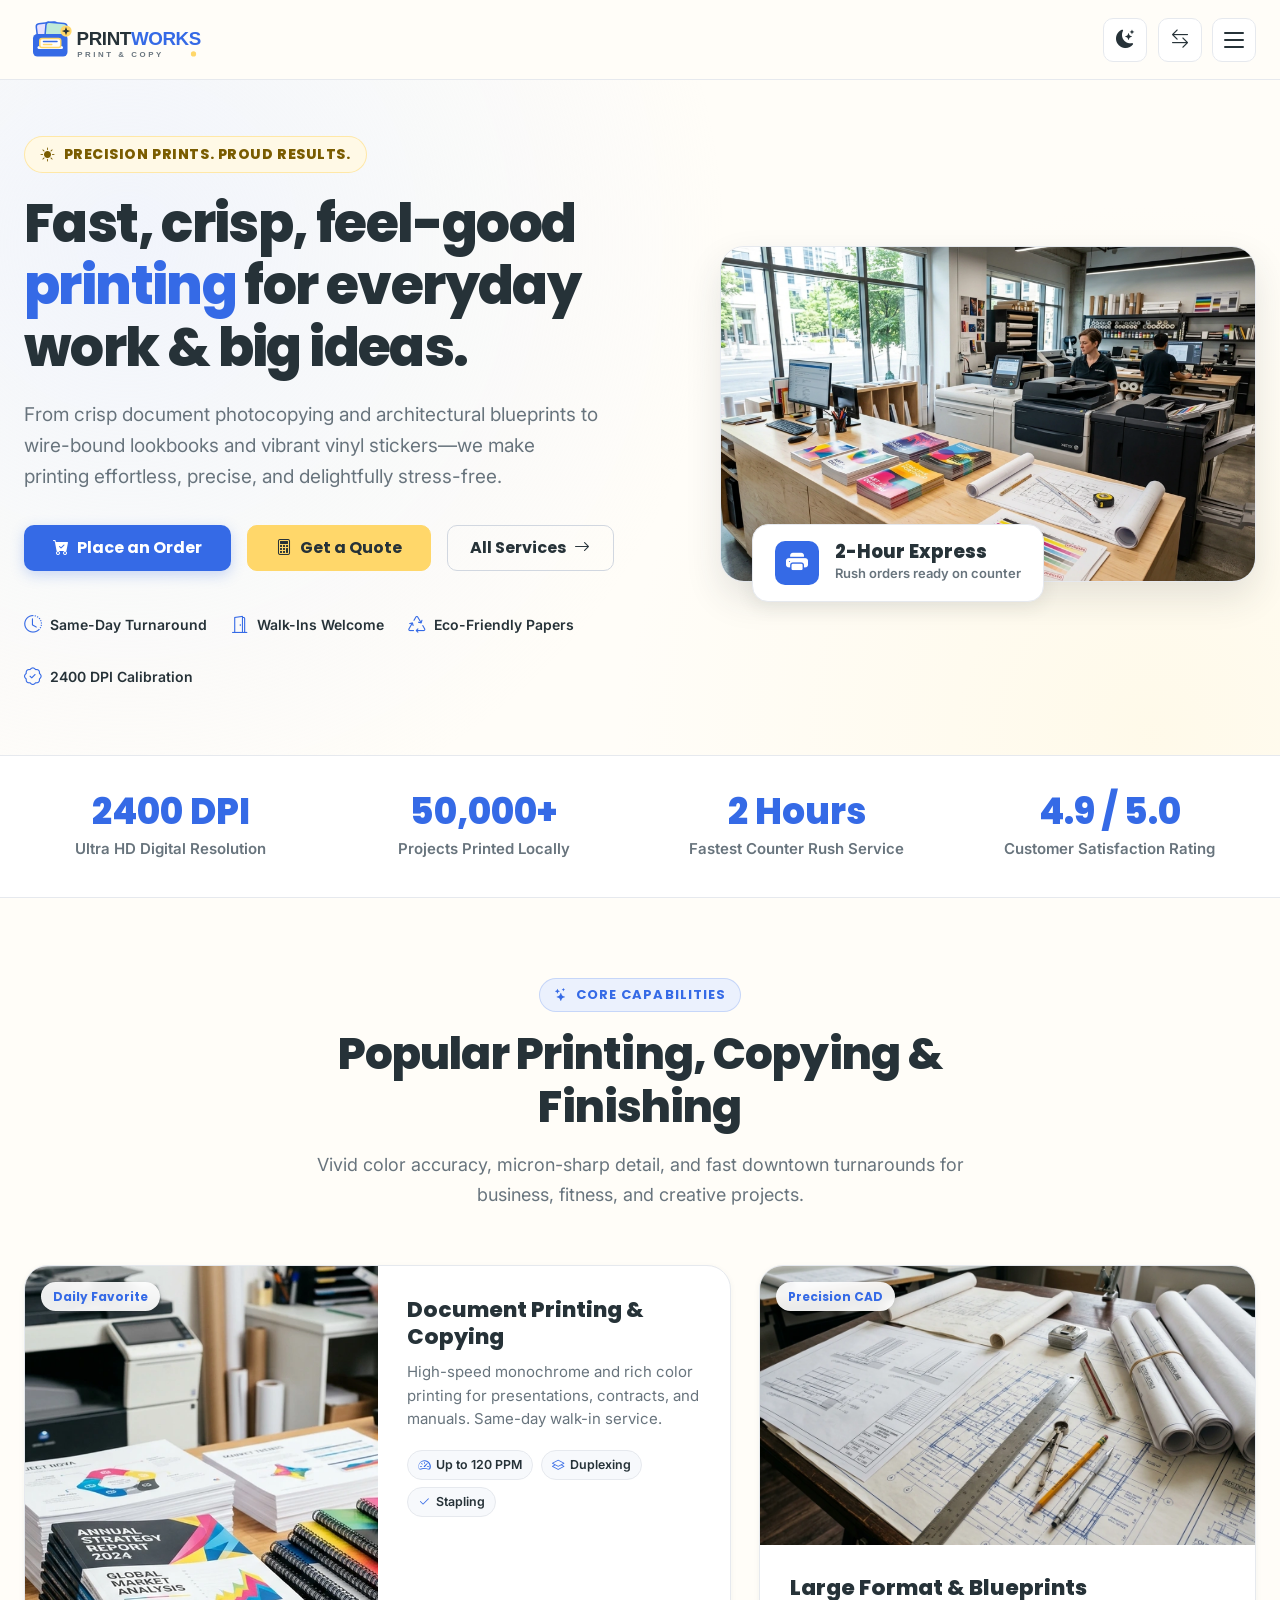
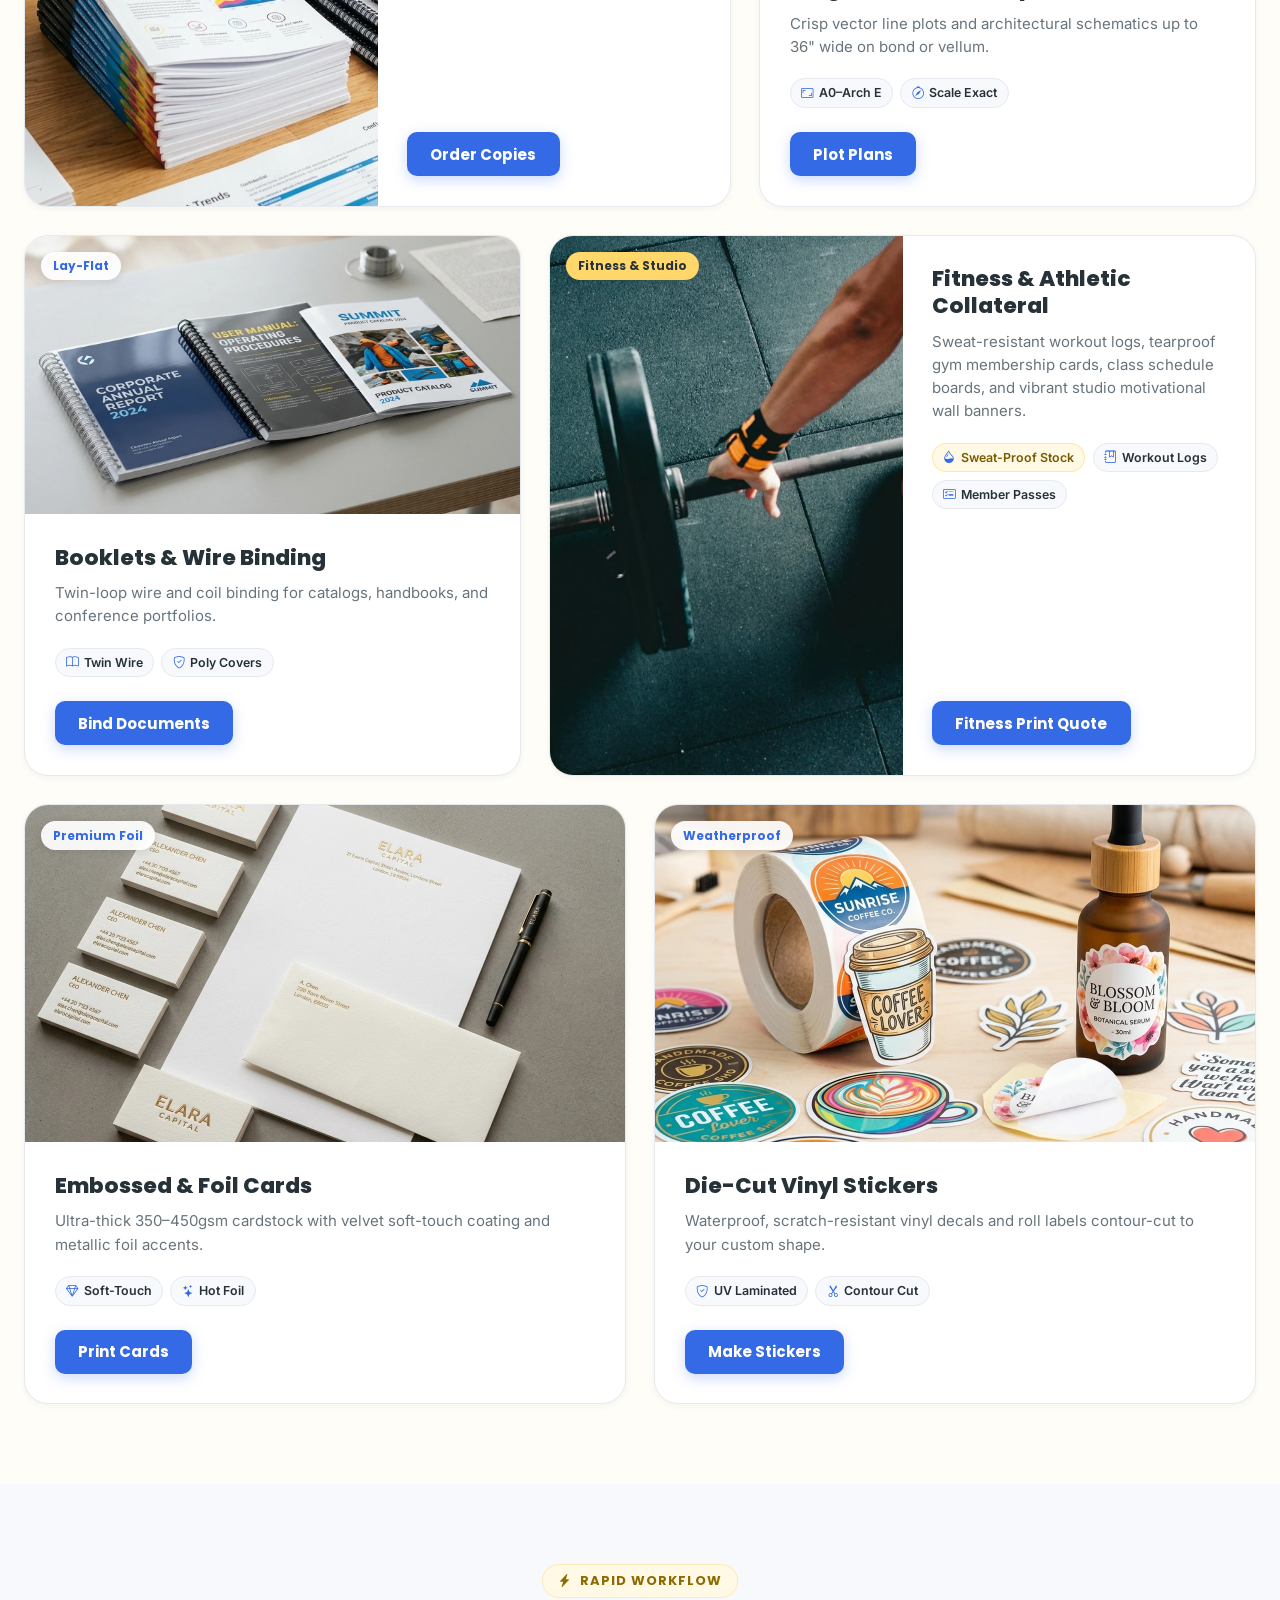
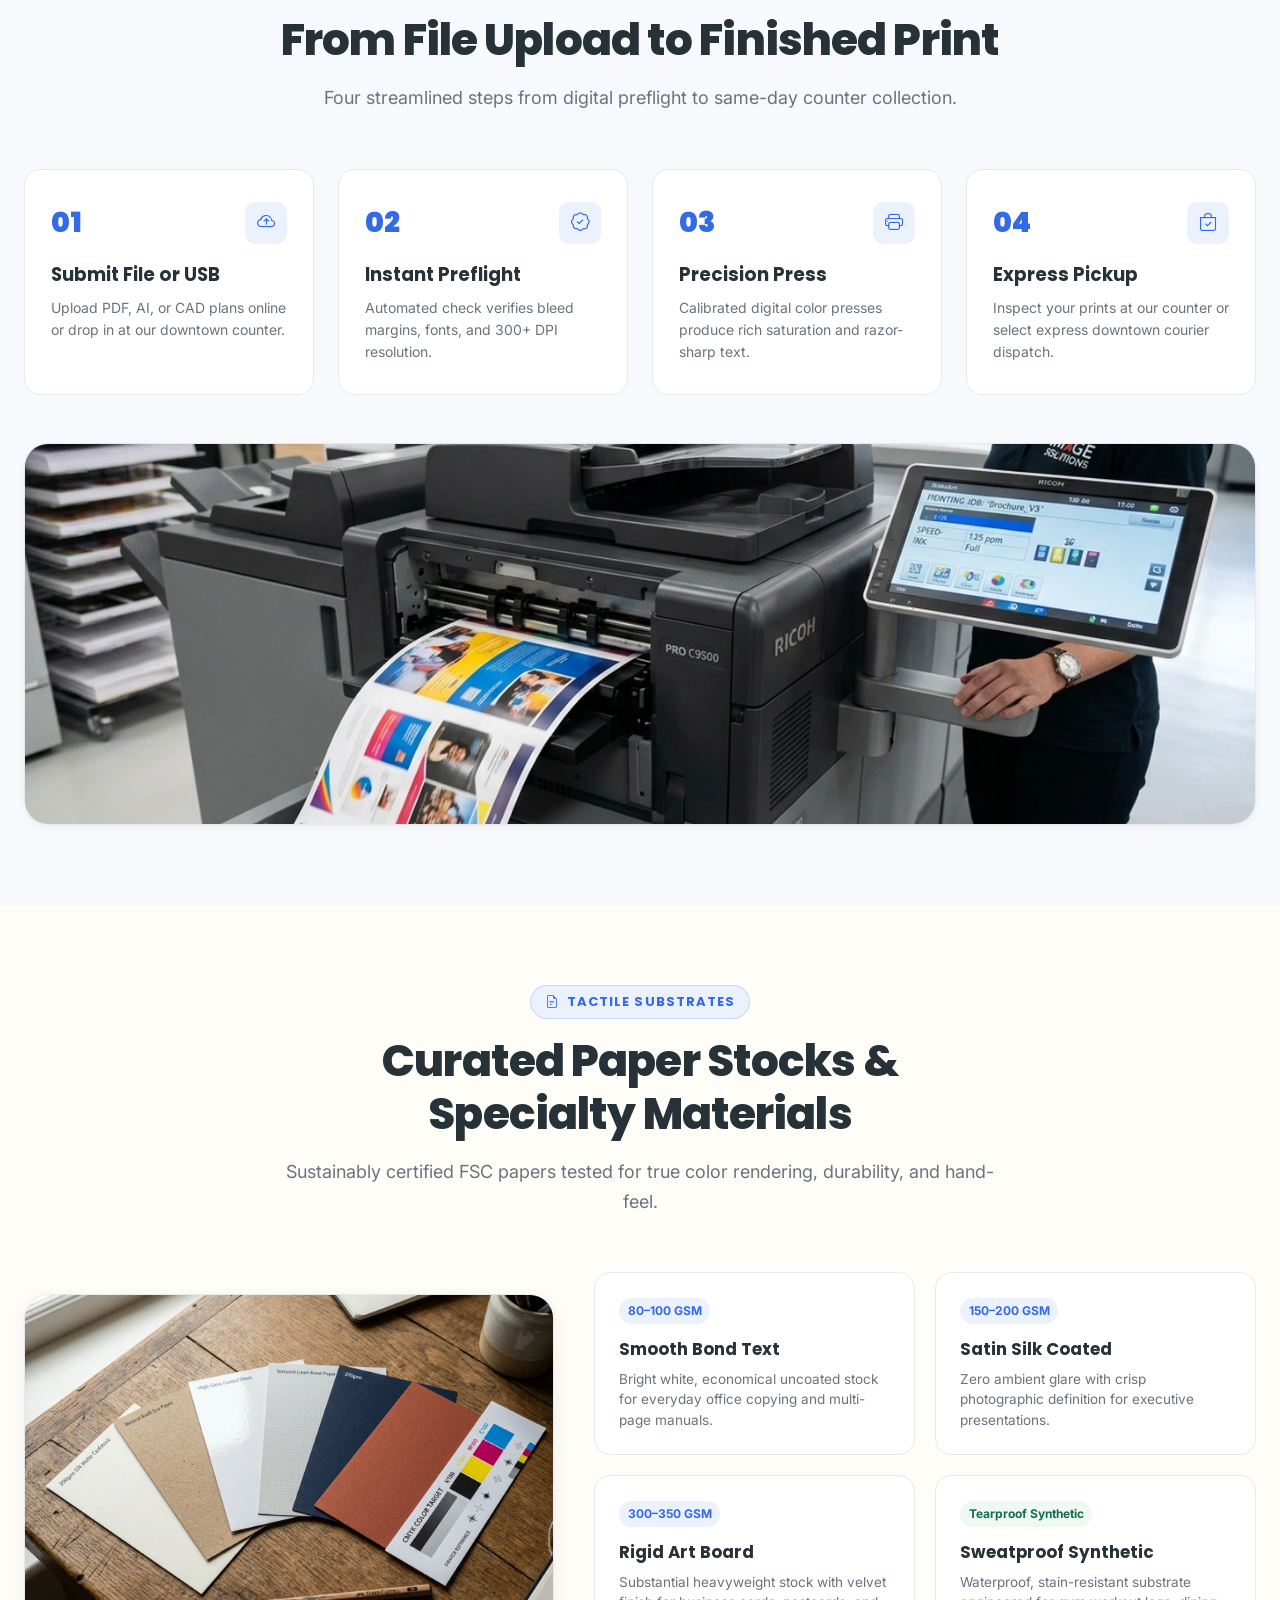
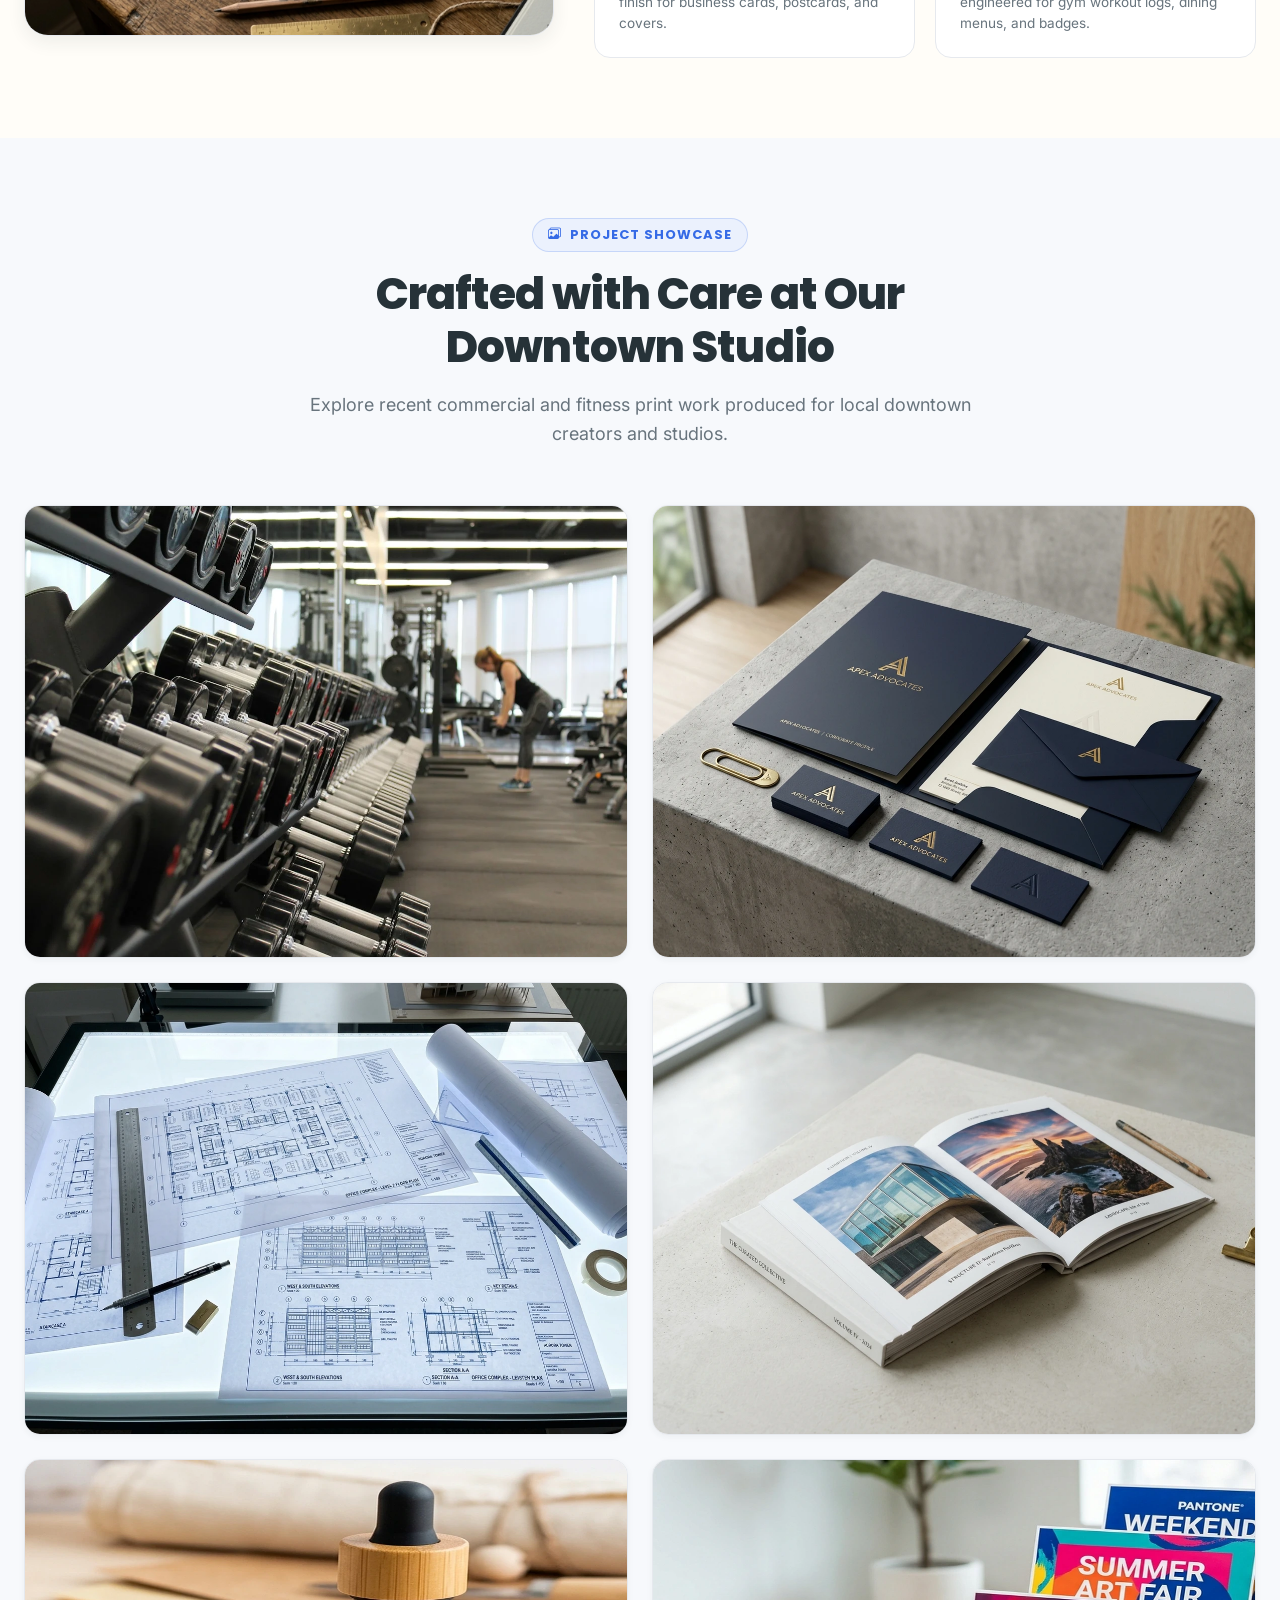
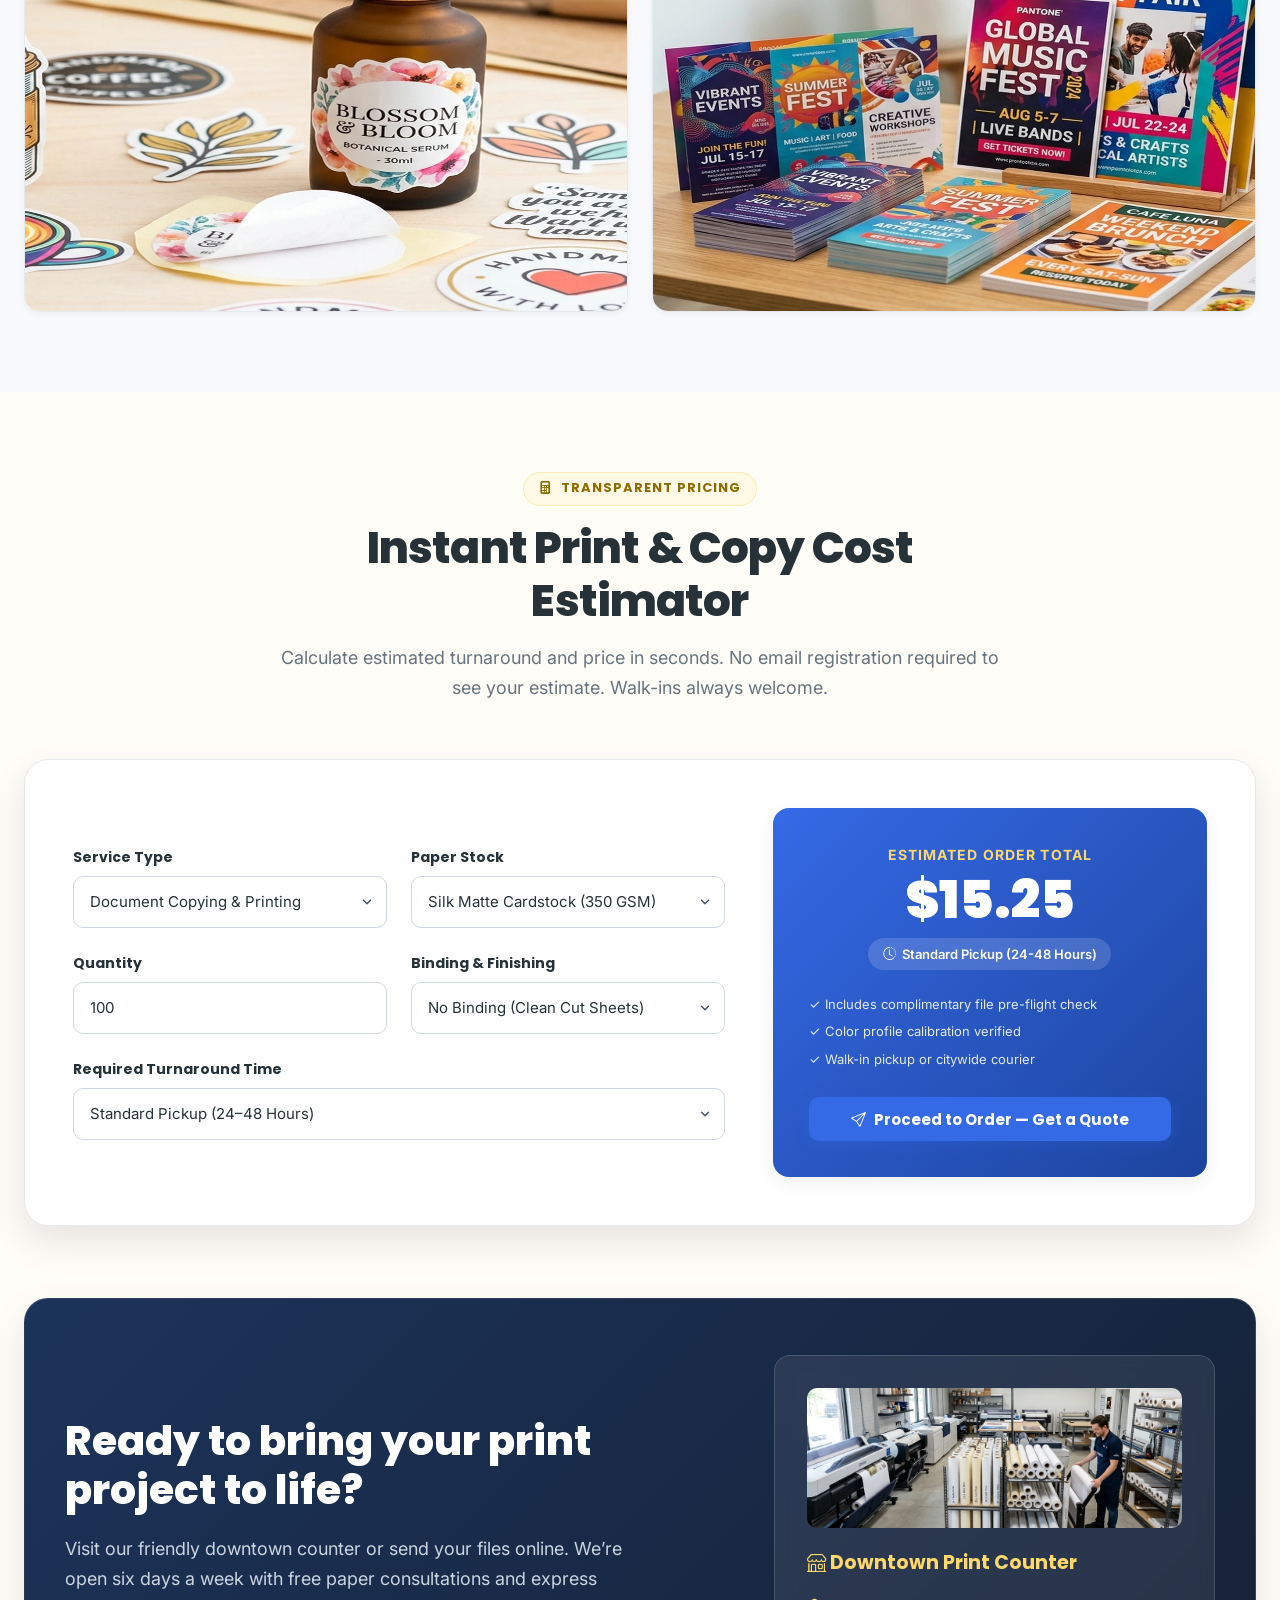
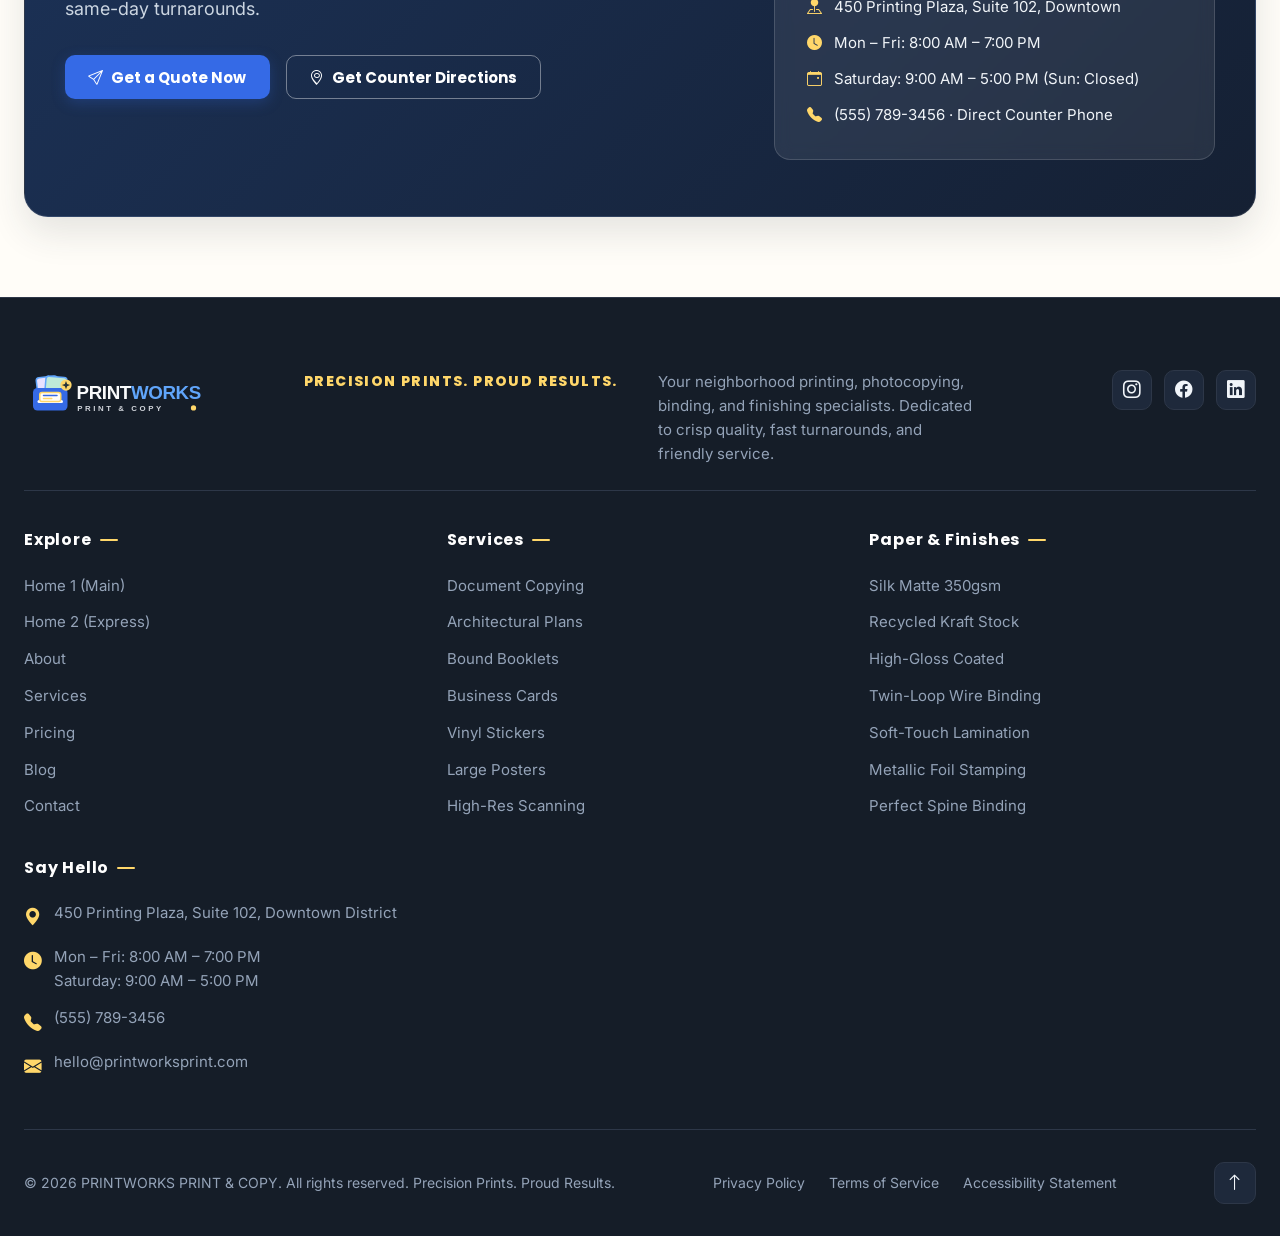
<file: index.html>
<!DOCTYPE html>
<html lang="en" dir="ltr" data-theme="light">
<head>
  <meta charset="UTF-8">
  <meta name="viewport" content="width=device-width, initial-scale=1.0">
  <title>PRINTWORKS PRINT &amp; COPY — Precision Prints. Proud Results. | Professional Print Shop</title>
  <meta name="description" content="PRINTWORKS PRINT &amp; COPY delivers fast, crisp document printing, architectural blueprints, booklets, stationery, and premium finishing. Walk-ins welcome &amp; express same-day turnaround.">

  <!-- Favicon -->
  <link rel="icon" type="image/svg+xml" href="assets/icons/favicon.svg">
  <link rel="apple-touch-icon" href="assets/icons/favicon.svg">

  <!-- Instant Theme & Direction Initialization (Prevents visible flash) -->
  <script>
    (function () {
      try {
        const savedTheme = localStorage.getItem('printworks_theme');
        if (savedTheme) {
          document.documentElement.setAttribute('data-theme', savedTheme);
        } else if (window.matchMedia && window.matchMedia('(prefers-color-scheme: dark)').matches) {
          document.documentElement.setAttribute('data-theme', 'dark');
        }
        const savedDir = localStorage.getItem('printworks_dir');
        if (savedDir) {
          document.documentElement.setAttribute('dir', savedDir);
          document.documentElement.setAttribute('lang', savedDir === 'rtl' ? 'ar' : 'en');
        }
      } catch (e) {}
    })();
  </script>

  <!-- Google Fonts: Poppins (Headings) & Inter (Body) -->
  <link rel="preconnect" href="https://fonts.googleapis.com">
  <link rel="preconnect" href="https://fonts.gstatic.com" crossorigin>
  <link href="https://fonts.googleapis.com/css2?family=Inter:wght@400;500;600;700&family=Poppins:wght@600;700;800;900&display=swap" rel="stylesheet">

  <!-- Bootstrap Icons -->
  <link rel="stylesheet" href="https://cdn.jsdelivr.net/npm/bootstrap-icons@1.11.3/font/bootstrap-icons.min.css">

  <!-- Stylesheets -->
  <link rel="stylesheet" href="assets/css/style.css">
  <link rel="stylesheet" href="assets/css/pages/home.css">
  <link rel="stylesheet" href="assets/css/responsive.css">
</head>
<body>

  <!-- ========================================================================
       GLOBAL NAVBAR (DESKTOP 1281px+ | TABLET & MOBILE COLLAPSE 1280px-)
       ======================================================================== -->
  <header class="fg-navbar" role="banner">
    <div class="fg-container fg-navbar-inner">

      <!-- Brand Logo (Left Side) -->
      <a href="index.html" class="fg-brand" aria-label="PRINTWORKS PRINT &amp; COPY Homepage">
        <img src="assets/icons/logo.svg" alt="PRINTWORKS PRINT &amp; COPY" class="fg-brand-img fg-brand-img-light" width="240" height="48">
        <img src="assets/icons/logo-light.svg" alt="PRINTWORKS PRINT &amp; COPY" class="fg-brand-img fg-brand-img-dark" width="240" height="48">
      </a>

      <!-- Desktop Navigation Menu (Visible on 1281px+) -->
      <nav class="fg-nav-menu" aria-label="Primary Navigation">
        <!-- Home Dropdown -->
        <div class="fg-nav-dropdown">
          <a href="index.html" class="fg-nav-link active" aria-haspopup="true" aria-expanded="false">
            <span>Home</span>
            <i class="bi bi-chevron-down" style="font-size: 0.75rem;" aria-hidden="true"></i>
          </a>
          <div class="fg-dropdown-menu" role="menu">
            <a href="index.html" class="fg-dropdown-link active" role="menuitem">
              <i class="bi bi-house-door" aria-hidden="true"></i>
              <span>Home 1 (Main)</span>
            </a>
            <a href="home2.html" class="fg-dropdown-link" role="menuitem">
              <i class="bi bi-layout-text-window-reverse" aria-hidden="true"></i>
              <span>Home 2 (Express)</span>
            </a>
          </div>
        </div>

        <a href="about.html" class="fg-nav-link">About</a>
        <a href="services.html" class="fg-nav-link">Products</a>
        <a href="pricing.html" class="fg-nav-link">Deals</a>
        <a href="blog.html" class="fg-nav-link">Blog</a>
        <a href="contact.html" class="fg-nav-link">Contact</a>
      </nav>

      <!-- Right Side Controls & Actions -->
      <div class="fg-nav-controls">
        <!-- Dark Mode Toggle Button -->
        <button type="button" class="fg-icon-btn theme-toggle-btn" aria-label="Toggle dark mode" title="Toggle dark mode">
          <i class="bi bi-moon-stars-fill" aria-hidden="true"></i>
        </button>

        <!-- RTL / LTR Direction Toggle Button -->
        <button type="button" class="fg-icon-btn rtl-toggle-btn" aria-label="Toggle text direction" title="RTL / LTR Toggle">
          <i class="bi bi-arrow-left-right" aria-hidden="true"></i>
        </button>

        <!-- Desktop Action Button (Login) -->
        <button type="button" class="fg-btn fg-btn-primary fg-login-btn fg-navbar-cta" data-modal="login">
          <i class="bi bi-box-arrow-in-right" aria-hidden="true"></i>
          <span>Login</span>
        </button>

        <!-- Mobile & Tablet Hamburger Menu Toggle (<= 1280px) -->
        <button type="button" class="fg-hamburger-btn" aria-label="Open navigation menu" aria-expanded="false" aria-controls="mobile-drawer">
          <span></span>
          <span></span>
          <span></span>
        </button>
      </div>

    </div>
  </header>

  <!-- ========================================================================
       MOBILE & TABLET DRAWER MENU (MANDATORY RULE COMPLIANCE)
       Contains ALL navigation items, Home dropdown, utilities & login button
       ======================================================================== -->
  <div class="fg-drawer-backdrop" aria-hidden="true"></div>

  <aside id="mobile-drawer" class="fg-drawer" aria-label="Mobile Navigation Drawer" aria-hidden="true">
    <div class="fg-drawer-header">
      <a href="index.html" class="fg-brand" aria-label="PRINTWORKS PRINT &amp; COPY Homepage">
        <img src="assets/icons/logo.svg" alt="PRINTWORKS PRINT &amp; COPY" class="fg-brand-img fg-brand-img-light" width="200" height="40">
        <img src="assets/icons/logo-light.svg" alt="PRINTWORKS PRINT &amp; COPY" class="fg-brand-img fg-brand-img-dark" width="200" height="40">
      </a>
      <button type="button" class="fg-drawer-close" aria-label="Close navigation menu">
        <i class="bi bi-x-lg" aria-hidden="true"></i>
      </button>
    </div>

    <div class="fg-drawer-body">
      <nav class="fg-drawer-nav" aria-label="Mobile Menu Links">
        <!-- Home Dropdown -->
        <div class="fg-drawer-dropdown is-expanded">
          <button type="button" class="fg-drawer-link fg-drawer-dropdown-btn active" aria-expanded="true">
            <span class="fg-drawer-link-inner">
              <i class="bi bi-house-door" aria-hidden="true"></i>
              <span>Home</span>
            </span>
            <i class="bi bi-chevron-down fg-drawer-chevron" aria-hidden="true"></i>
          </button>
          <div class="fg-drawer-submenu">
            <a href="index.html" class="fg-drawer-sublink active">
              <i class="bi bi-check2" aria-hidden="true"></i>
              <span>Home 1</span>
            </a>
            <a href="home2.html" class="fg-drawer-sublink">
              <i class="bi bi-arrow-right-short" aria-hidden="true"></i>
              <span>Home 2</span>
            </a>
          </div>
        </div>

        <!-- About -->
        <a href="about.html" class="fg-drawer-link">
          <span class="fg-drawer-link-inner">
            <i class="bi bi-info-circle" aria-hidden="true"></i>
            <span>About</span>
          </span>
          <i class="bi bi-chevron-right" aria-hidden="true"></i>
        </a>

        <!-- Products -->
        <a href="services.html" class="fg-drawer-link">
          <span class="fg-drawer-link-inner">
            <i class="bi bi-printer" aria-hidden="true"></i>
            <span>Products</span>
          </span>
          <i class="bi bi-chevron-right" aria-hidden="true"></i>
        </a>

        <!-- Deals -->
        <a href="pricing.html" class="fg-drawer-link">
          <span class="fg-drawer-link-inner">
            <i class="bi bi-tag" aria-hidden="true"></i>
            <span>Deals</span>
          </span>
          <i class="bi bi-chevron-right" aria-hidden="true"></i>
        </a>

        <!-- Blog -->
        <a href="blog.html" class="fg-drawer-link">
          <span class="fg-drawer-link-inner">
            <i class="bi bi-journal-text" aria-hidden="true"></i>
            <span>Blog</span>
          </span>
          <i class="bi bi-chevron-right" aria-hidden="true"></i>
        </a>

        <!-- Contact -->
        <a href="contact.html" class="fg-drawer-link">
          <span class="fg-drawer-link-inner">
            <i class="bi bi-envelope" aria-hidden="true"></i>
            <span>Contact</span>
          </span>
          <i class="bi bi-chevron-right" aria-hidden="true"></i>
        </a>
      </nav>

      <div class="fg-drawer-divider"></div>

      <!-- Drawer Theme & Direction Controls -->
      <div class="fg-drawer-controls">
        <span class="fg-drawer-controls-label">Preferences</span>
        <div class="fg-drawer-toggle-group">
          <button type="button" class="fg-icon-btn theme-toggle-btn" aria-label="Toggle dark mode" title="Toggle dark mode">
            <i class="bi bi-moon-stars-fill" aria-hidden="true"></i>
          </button>
          <button type="button" class="fg-icon-btn rtl-toggle-btn" aria-label="Toggle text direction" title="RTL / LTR Toggle">
            <i class="bi bi-arrow-left-right" aria-hidden="true"></i>
          </button>
        </div>
      </div>
    </div>

    <!-- Drawer Footer with Login Button -->
    <div class="fg-drawer-footer">
      <button type="button" class="fg-btn fg-btn-primary fg-login-btn" style="width: 100%;">
        <i class="bi bi-box-arrow-in-right" aria-hidden="true"></i>
        <span>Login / Account</span>
      </button>
      <a href="contact.html#order-enquiry" class="fg-btn fg-btn-secondary" style="width: 100%;">
        <i class="bi bi-calculator" aria-hidden="true"></i>
        <span>Instant Quote</span>
      </a>
    </div>
  </aside>

  <!-- ========================================================================
       MAIN HOMEPAGE CONTENT
       ======================================================================== -->
  <main id="main-content">

    <!-- ----------------------------------------------------------------------
         SECTION 1: HERO & PERFORMANCE STRIP
         ---------------------------------------------------------------------- -->
    <section id="hero" class="fg-hero" aria-labelledby="hero-heading">
      <div class="fg-container fg-hero-container">
        <div class="fg-hero-grid">

          <!-- Left Column: Copy & Actions -->
          <div class="fg-hero-content">
            <div class="fg-hero-eyebrow">
              <i class="bi bi-sun-fill" aria-hidden="true"></i>
              <span>PRECISION PRINTS. PROUD RESULTS.</span>
            </div>

            <h1 id="hero-heading" class="fg-hero-title">
              Fast, crisp, feel-good <span class="highlight-blue">printing</span> for everyday work &amp; big ideas.
            </h1>

            <p class="fg-hero-lead">
              From crisp document photocopying and architectural blueprints to wire-bound lookbooks and vibrant vinyl stickers—we make printing effortless, precise, and delightfully stress-free.
            </p>

            <div class="fg-hero-actions">
              <a href="contact.html#order-enquiry" class="fg-btn fg-btn-primary" style="font-size: 1rem; padding: 0.85rem 1.75rem; font-weight: 700;">
                <i class="bi bi-cart-check-fill" aria-hidden="true"></i>
                <span>Place an Order</span>
              </a>
              <a href="pricing.html" class="fg-btn fg-btn-secondary" style="background-color: var(--fg-yellow); color: #263238; border-color: var(--fg-yellow); font-weight: 700; font-size: 1rem; padding: 0.85rem 1.75rem;">
                <i class="bi bi-calculator" aria-hidden="true"></i>
                <span>Get a Quote</span>
              </a>
              <a href="services.html" class="fg-btn fg-btn-outline" style="font-size: 1rem; padding: 0.85rem 1.4rem;">
                <span>All Services</span>
                <i class="bi bi-arrow-right" aria-hidden="true"></i>
              </a>
            </div>

            <div class="fg-hero-chips">
              <div class="fg-hero-chip">
                <i class="bi bi-clock-history" aria-hidden="true"></i>
                <span>Same-Day Turnaround</span>
              </div>
              <div class="fg-hero-chip">
                <i class="bi bi-door-open" aria-hidden="true"></i>
                <span>Walk-Ins Welcome</span>
              </div>
              <div class="fg-hero-chip">
                <i class="bi bi-recycle" aria-hidden="true"></i>
                <span>Eco-Friendly Papers</span>
              </div>
              <div class="fg-hero-chip">
                <i class="bi bi-patch-check" aria-hidden="true"></i>
                <span>2400 DPI Calibration</span>
              </div>
            </div>
          </div>

          <!-- Right Column: Hero Visual Asset -->
          <div class="fg-hero-media">
            <div class="fg-hero-img-card">
              <img src="assets/images/index/hero-print-studio.webp" alt="PRINTWORKS Print &amp; Copy studio with modern production printers, vibrant color proofs, and architectural blueprints" class="fg-hero-img" width="1920" height="1080" fetchpriority="high">
            </div>

            <!-- Floating Trust Metric -->
            <div class="fg-hero-floating-badge" aria-hidden="true">
              <div class="fg-floating-badge-icon">
                <i class="bi bi-printer-fill"></i>
              </div>
              <div>
                <div class="fg-floating-badge-title">2-Hour Express</div>
                <div class="fg-floating-badge-sub">Rush orders ready on counter</div>
              </div>
            </div>
          </div>

        </div>
      </div>

      <!-- Performance Metrics Strip -->
      <div class="fg-stats-bar" aria-label="Key Performance Metrics">
        <div class="fg-container">
          <div class="fg-stats-grid">
            <div class="fg-stat-item">
              <span class="fg-stat-number">2400 DPI</span>
              <span class="fg-stat-label">Ultra HD Digital Resolution</span>
            </div>
            <div class="fg-stat-item">
              <span class="fg-stat-number">50,000+</span>
              <span class="fg-stat-label">Projects Printed Locally</span>
            </div>
            <div class="fg-stat-item">
              <span class="fg-stat-number">2 Hours</span>
              <span class="fg-stat-label">Fastest Counter Rush Service</span>
            </div>
            <div class="fg-stat-item">
              <span class="fg-stat-number">4.9 / 5.0</span>
              <span class="fg-stat-label">Customer Satisfaction Rating</span>
            </div>
          </div>
        </div>
      </div>
    </section>

    <!-- ----------------------------------------------------------------------
         SECTION 2: POPULAR PRINTING & COPYING SERVICES (BENTO SHOWCASE)
         ---------------------------------------------------------------------- -->
    <section id="services" class="fg-section" aria-labelledby="services-heading">
      <div class="fg-container">
        
        <div class="fg-section-header text-center">
          <span class="fg-section-badge">
            <i class="bi bi-stars" aria-hidden="true"></i>
            <span>Core Capabilities</span>
          </span>
          <h2 id="services-heading" class="fg-section-title">
            Popular Printing, Copying &amp; Finishing
          </h2>
          <p class="fg-section-desc">
            Vivid color accuracy, micron-sharp detail, and fast downtown turnarounds for business, fitness, and creative projects.
          </p>
        </div>

        <!-- Modern Asymmetrical Bento Services Grid -->
        <div class="fg-bento-services-grid">

          <!-- Bento 1: Document Printing & Rapid Copying (Wide Feature) -->
          <article class="fg-bento-card fg-bento-wide fg-bento-card-horizontal">
            <div class="fg-bento-media">
              <img src="assets/images/index/service-doc-printing.webp" alt="Stacks of crisp color prints, bound reports, and business cards" class="fg-card-img" width="1400" height="900" loading="lazy">
              <span class="fg-card-badge">Daily Favorite</span>
            </div>
            <div class="fg-bento-body">
              <h3 class="fg-bento-title">Document Printing &amp; Copying</h3>
              <p class="fg-bento-desc">
                High-speed monochrome and rich color printing for presentations, contracts, and manuals. Same-day walk-in service.
              </p>
              <div class="fg-tag-pills">
                <span class="fg-tag-pill"><i class="bi bi-speedometer2"></i> Up to 120 PPM</span>
                <span class="fg-tag-pill"><i class="bi bi-layers"></i> Duplexing</span>
                <span class="fg-tag-pill"><i class="bi bi-check2"></i> Stapling</span>
              </div>
              <div class="fg-card-footer" style="margin-top: auto; padding: 0; border: none; background: transparent;">
                <a href="contact.html#order-enquiry" class="fg-btn fg-btn-primary">Order Copies</a>
              </div>
            </div>
          </article>

          <!-- Bento 2: Large Format CAD & Blueprints (Medium) -->
          <article class="fg-bento-card fg-bento-med">
            <div class="fg-bento-media" style="aspect-ratio: 16/9;">
              <img src="assets/images/index/service-blueprints.webp" alt="Large format architectural blueprint drawings, scale ruler, compass, and engineering plots" class="fg-card-img" width="1200" height="900" loading="lazy">
              <span class="fg-card-badge">Precision CAD</span>
            </div>
            <div class="fg-bento-body">
              <h3 class="fg-bento-title">Large Format &amp; Blueprints</h3>
              <p class="fg-bento-desc">
                Crisp vector line plots and architectural schematics up to 36" wide on bond or vellum.
              </p>
              <div class="fg-tag-pills">
                <span class="fg-tag-pill"><i class="bi bi-aspect-ratio"></i> A0–Arch E</span>
                <span class="fg-tag-pill"><i class="bi bi-compass"></i> Scale Exact</span>
              </div>
              <div class="fg-card-footer" style="margin-top: auto; padding: 0; border: none; background: transparent;">
                <a href="contact.html#order-enquiry" class="fg-btn fg-btn-primary">Plot Plans</a>
              </div>
            </div>
          </article>

          <!-- Bento 3: Booklets & Multi-Page Binding (Medium) -->
          <article class="fg-bento-card fg-bento-med">
            <div class="fg-bento-media" style="aspect-ratio: 16/9;">
              <img src="assets/images/index/service-binding.webp" alt="Wire-bound booklets, spiral coil manuals, and product catalogs with clear protective covers" class="fg-card-img" width="1400" height="900" loading="lazy">
              <span class="fg-card-badge">Lay-Flat</span>
            </div>
            <div class="fg-bento-body">
              <h3 class="fg-bento-title">Booklets &amp; Wire Binding</h3>
              <p class="fg-bento-desc">
                Twin-loop wire and coil binding for catalogs, handbooks, and conference portfolios.
              </p>
              <div class="fg-tag-pills">
                <span class="fg-tag-pill"><i class="bi bi-book"></i> Twin Wire</span>
                <span class="fg-tag-pill"><i class="bi bi-shield-check"></i> Poly Covers</span>
              </div>
              <div class="fg-card-footer" style="margin-top: auto; padding: 0; border: none; background: transparent;">
                <a href="contact.html#order-enquiry" class="fg-btn fg-btn-primary">Bind Documents</a>
              </div>
            </div>
          </article>

          <!-- Bento 4: Athletic & Fitness Center Prints (Wide Feature with FITNESS IMAGERY) -->
          <article class="fg-bento-card fg-bento-wide fg-bento-card-horizontal">
            <div class="fg-bento-media">
              <img src="assets/images/services/service-fitness-prints.webp" alt="Athletic training and fitness studio print collateral, membership passes, and gym graphics" class="fg-card-img" width="1200" height="900" loading="lazy">
              <span class="fg-card-badge" style="background-color: var(--fg-yellow); color: #263238;">Fitness &amp; Studio</span>
            </div>
            <div class="fg-bento-body">
              <h3 class="fg-bento-title">Fitness &amp; Athletic Collateral</h3>
              <p class="fg-bento-desc">
                Sweat-resistant workout logs, tearproof gym membership cards, class schedule boards, and vibrant studio motivational wall banners.
              </p>
              <div class="fg-tag-pills">
                <span class="fg-tag-pill fg-tag-pill-highlight"><i class="bi bi-droplet-half"></i> Sweat-Proof Stock</span>
                <span class="fg-tag-pill"><i class="bi bi-journal-bookmark"></i> Workout Logs</span>
                <span class="fg-tag-pill"><i class="bi bi-card-checklist"></i> Member Passes</span>
              </div>
              <div class="fg-card-footer" style="margin-top: auto; padding: 0; border: none; background: transparent;">
                <a href="contact.html#order-enquiry" class="fg-btn fg-btn-primary">Fitness Print Quote</a>
              </div>
            </div>
          </article>

          <!-- Bento 5: Luxury Business Cards (Half) -->
          <article class="fg-bento-card fg-bento-half">
            <div class="fg-bento-media" style="aspect-ratio: 16/9;">
              <img src="assets/images/index/service-business-cards.webp" alt="Luxury embossed business cards with gold foil stamping and soft-touch lamination" class="fg-card-img" width="1200" height="900" loading="lazy">
              <span class="fg-card-badge">Premium Foil</span>
            </div>
            <div class="fg-bento-body">
              <h3 class="fg-bento-title">Embossed &amp; Foil Cards</h3>
              <p class="fg-bento-desc">
                Ultra-thick 350–450gsm cardstock with velvet soft-touch coating and metallic foil accents.
              </p>
              <div class="fg-tag-pills">
                <span class="fg-tag-pill"><i class="bi bi-gem"></i> Soft-Touch</span>
                <span class="fg-tag-pill"><i class="bi bi-stars"></i> Hot Foil</span>
              </div>
              <div class="fg-card-footer" style="margin-top: auto; padding: 0; border: none; background: transparent;">
                <a href="contact.html#order-enquiry" class="fg-btn fg-btn-primary">Print Cards</a>
              </div>
            </div>
          </article>

          <!-- Bento 6: Die-Cut Vinyl Stickers (Half) -->
          <article class="fg-bento-card fg-bento-half">
            <div class="fg-bento-media" style="aspect-ratio: 16/9;">
              <img src="assets/images/index/service-stickers.webp" alt="Custom die-cut vinyl stickers, roll labels, and packaging decals" class="fg-card-img" width="1200" height="900" loading="lazy">
              <span class="fg-card-badge">Weatherproof</span>
            </div>
            <div class="fg-bento-body">
              <h3 class="fg-bento-title">Die-Cut Vinyl Stickers</h3>
              <p class="fg-bento-desc">
                Waterproof, scratch-resistant vinyl decals and roll labels contour-cut to your custom shape.
              </p>
              <div class="fg-tag-pills">
                <span class="fg-tag-pill"><i class="bi bi-shield-check"></i> UV Laminated</span>
                <span class="fg-tag-pill"><i class="bi bi-scissors"></i> Contour Cut</span>
              </div>
              <div class="fg-card-footer" style="margin-top: auto; padding: 0; border: none; background: transparent;">
                <a href="contact.html#order-enquiry" class="fg-btn fg-btn-primary">Make Stickers</a>
              </div>
            </div>
          </article>

        </div>

      </div>
    </section>

    <!-- ----------------------------------------------------------------------
         SECTION 3: 4-STEP PRODUCTION PROCESS & WORKFLOW ASSURANCE
         ---------------------------------------------------------------------- -->
    <section id="process" class="fg-section fg-section-alt" aria-labelledby="process-heading">
      <div class="fg-container">

        <div class="fg-section-header text-center">
          <span class="fg-section-badge fg-section-badge-yellow">
            <i class="bi bi-lightning-charge-fill" aria-hidden="true"></i>
            <span>Rapid Workflow</span>
          </span>
          <h2 id="process-heading" class="fg-section-title">
            From File Upload to Finished Print
          </h2>
          <p class="fg-section-desc">
            Four streamlined steps from digital preflight to same-day counter collection.
          </p>
        </div>

        <!-- Connected Horizontal Rapid-Flow Timeline -->
        <div class="fg-flow-timeline">

          <!-- Step 1 -->
          <div class="fg-flow-card">
            <div class="fg-flow-header">
              <span class="fg-flow-step-num">01</span>
              <div class="fg-flow-icon">
                <i class="bi bi-cloud-arrow-up" aria-hidden="true"></i>
              </div>
            </div>
            <h3 class="fg-flow-title">Submit File or USB</h3>
            <p class="fg-flow-desc">
              Upload PDF, AI, or CAD plans online or drop in at our downtown counter.
            </p>
          </div>

          <!-- Step 2 -->
          <div class="fg-flow-card">
            <div class="fg-flow-header">
              <span class="fg-flow-step-num">02</span>
              <div class="fg-flow-icon">
                <i class="bi bi-patch-check" aria-hidden="true"></i>
              </div>
            </div>
            <h3 class="fg-flow-title">Instant Preflight</h3>
            <p class="fg-flow-desc">
              Automated check verifies bleed margins, fonts, and 300+ DPI resolution.
            </p>
          </div>

          <!-- Step 3 -->
          <div class="fg-flow-card">
            <div class="fg-flow-header">
              <span class="fg-flow-step-num">03</span>
              <div class="fg-flow-icon">
                <i class="bi bi-printer" aria-hidden="true"></i>
              </div>
            </div>
            <h3 class="fg-flow-title">Precision Press</h3>
            <p class="fg-flow-desc">
              Calibrated digital color presses produce rich saturation and razor-sharp text.
            </p>
          </div>

          <!-- Step 4 -->
          <div class="fg-flow-card">
            <div class="fg-flow-header">
              <span class="fg-flow-step-num">04</span>
              <div class="fg-flow-icon">
                <i class="bi bi-bag-check" aria-hidden="true"></i>
              </div>
            </div>
            <h3 class="fg-flow-title">Express Pickup</h3>
            <p class="fg-flow-desc">
              Inspect your prints at our counter or select express downtown courier dispatch.
            </p>
          </div>

        </div>

        <!-- Production Press Highlight Strip -->
        <div class="fg-process-banner">
          <img src="assets/images/index/process-digital-press.webp" alt="PRINTWORKS modern high-speed digital color printing press in operation with touchscreen job console" class="fg-process-banner-img" width="1400" height="900" loading="lazy">
        </div>

      </div>
    </section>

    <!-- ----------------------------------------------------------------------
         SECTION 4: PAPER STOCKS & TACTILE SWATCHES
         ---------------------------------------------------------------------- -->
    <section id="stocks" class="fg-section" aria-labelledby="stocks-heading">
      <div class="fg-container">

        <div class="fg-section-header text-center">
          <span class="fg-section-badge">
            <i class="bi bi-file-earmark-text" aria-hidden="true"></i>
            <span>Tactile Substrates</span>
          </span>
          <h2 id="stocks-heading" class="fg-section-title">
            Curated Paper Stocks &amp; Specialty Materials
          </h2>
          <p class="fg-section-desc">
            Sustainably certified FSC papers tested for true color rendering, durability, and hand-feel.
          </p>
        </div>

        <!-- Asymmetrical Swatch Split Showcase -->
        <div class="fg-swatch-split">
          
          <!-- Left: Hero Photographic Swatch Deck -->
          <div class="fg-swatch-preview">
            <img src="assets/images/index/paper-stocks-swatches.webp" alt="Fanned-out tactile paper swatches including silk matte, recycled kraft, high-gloss coated, linen bond, and CMYK calibration strip" width="1400" height="900" loading="lazy">
          </div>

          <!-- Right: Scannable Tactile Stock Cards -->
          <div class="fg-swatch-grid">
            
            <div class="fg-swatch-card">
              <span class="fg-swatch-badge">80–100 GSM</span>
              <h3 class="fg-swatch-title">Smooth Bond Text</h3>
              <p class="fg-swatch-desc">Bright white, economical uncoated stock for everyday office copying and multi-page manuals.</p>
            </div>

            <div class="fg-swatch-card">
              <span class="fg-swatch-badge">150–200 GSM</span>
              <h3 class="fg-swatch-title">Satin Silk Coated</h3>
              <p class="fg-swatch-desc">Zero ambient glare with crisp photographic definition for executive presentations.</p>
            </div>

            <div class="fg-swatch-card">
              <span class="fg-swatch-badge">300–350 GSM</span>
              <h3 class="fg-swatch-title">Rigid Art Board</h3>
              <p class="fg-swatch-desc">Substantial heavyweight stock with velvet finish for business cards, postcards, and covers.</p>
            </div>

            <div class="fg-swatch-card">
              <span class="fg-swatch-badge" style="background-color: var(--fg-mint-light); color: #156E49;">Tearproof Synthetic</span>
              <h3 class="fg-swatch-title">Sweatproof Synthetic</h3>
              <p class="fg-swatch-desc">Waterproof, stain-resistant substrate engineered for gym workout logs, dining menus, and badges.</p>
            </div>

          </div>

        </div>

      </div>
    </section>

    <!-- ----------------------------------------------------------------------
         SECTION 5: CURATED PRINT WORK GALLERY (INTERACTIVE LIGHTBOX)
         ---------------------------------------------------------------------- -->
    <section id="gallery" class="fg-section fg-section-alt" aria-labelledby="gallery-heading">
      <div class="fg-container">

        <div class="fg-section-header text-center">
          <span class="fg-section-badge">
            <i class="bi bi-images" aria-hidden="true"></i>
            <span>Project Showcase</span>
          </span>
          <h2 id="gallery-heading" class="fg-section-title">
            Crafted with Care at Our Downtown Studio
          </h2>
          <p class="fg-section-desc">
            Explore recent commercial and fitness print work produced for local downtown creators and studios.
          </p>
        </div>

        <div class="fg-gallery-grid">

          <!-- Gallery 1: FITNESS PROJECT SHOWCASE -->
          <div class="fg-gallery-item" tabindex="0" role="button" aria-label="View IronCore Fitness & Gym Branding Suite in lightbox">
            <img src="assets/images/index/gallery-fitness-branding.webp" alt="Fitness gym branding collateral, workout journals, and vinyl posters" class="fg-gallery-img" width="1200" height="900" loading="lazy">
            <div class="fg-gallery-overlay">
              <span class="fg-gallery-category">Fitness &amp; Studio Branding</span>
              <h3 class="fg-gallery-title">IronCore Fitness &amp; Gym Suite</h3>
              <div class="fg-gallery-zoom" aria-hidden="true">
                <i class="bi bi-arrows-angle-expand"></i>
              </div>
            </div>
          </div>

          <!-- Gallery 2 -->
          <div class="fg-gallery-item" tabindex="0" role="button" aria-label="View Corporate Identity Suite in lightbox">
            <img src="assets/images/index/gallery-corporate-identity.webp" alt="Corporate identity branding stationery suite including business cards, letterhead, and presentation folder" class="fg-gallery-img" width="1200" height="900" loading="lazy">
            <div class="fg-gallery-overlay">
              <span class="fg-gallery-category">Stationery &amp; Branding</span>
              <h3 class="fg-gallery-title">Corporate Identity Suite</h3>
              <div class="fg-gallery-zoom" aria-hidden="true">
                <i class="bi bi-arrows-angle-expand"></i>
              </div>
            </div>
          </div>

          <!-- Gallery 3 -->
          <div class="fg-gallery-item" tabindex="0" role="button" aria-label="View Architectural Blueprints in lightbox">
            <img src="assets/images/index/gallery-blueprints.webp" alt="Large format architectural engineering elevation plans and schematics" class="fg-gallery-img" width="1200" height="900" loading="lazy">
            <div class="fg-gallery-overlay">
              <span class="fg-gallery-category">Large Format Engineering</span>
              <h3 class="fg-gallery-title">Architectural Blueprints</h3>
              <div class="fg-gallery-zoom" aria-hidden="true">
                <i class="bi bi-arrows-angle-expand"></i>
              </div>
            </div>
          </div>

          <!-- Gallery 4 -->
          <div class="fg-gallery-item" tabindex="0" role="button" aria-label="View Art Catalogs & Lookbooks in lightbox">
            <img src="assets/images/index/gallery-art-catalog.webp" alt="Perfect-bound art exhibition catalog and photography lookbook" class="fg-gallery-img" width="1200" height="900" loading="lazy">
            <div class="fg-gallery-overlay">
              <span class="fg-gallery-category">Perfect-Bound Books</span>
              <h3 class="fg-gallery-title">Art Catalogs &amp; Lookbooks</h3>
              <div class="fg-gallery-zoom" aria-hidden="true">
                <i class="bi bi-arrows-angle-expand"></i>
              </div>
            </div>
          </div>

          <!-- Gallery 5 -->
          <div class="fg-gallery-item" tabindex="0" role="button" aria-label="View Die-Cut Product Labels in lightbox">
            <img src="assets/images/index/gallery-stickers-labels.webp" alt="Custom waterproof vinyl stickers and packaging labels" class="fg-gallery-img" width="1200" height="900" loading="lazy">
            <div class="fg-gallery-overlay">
              <span class="fg-gallery-category">Vinyl Stickers &amp; Packaging</span>
              <h3 class="fg-gallery-title">Die-Cut Product Labels</h3>
              <div class="fg-gallery-zoom" aria-hidden="true">
                <i class="bi bi-arrows-angle-expand"></i>
              </div>
            </div>
          </div>

          <!-- Gallery 6 -->
          <div class="fg-gallery-item" tabindex="0" role="button" aria-label="View Event Signage & Posters in lightbox">
            <img src="assets/images/index/gallery-event-posters.webp" alt="Mounted foam-board event posters with saturated color graphics" class="fg-gallery-img" width="1200" height="900" loading="lazy">
            <div class="fg-gallery-overlay">
              <span class="fg-gallery-category">Foam-Board Mounted Prints</span>
              <h3 class="fg-gallery-title">Event Signage &amp; Posters</h3>
              <div class="fg-gallery-zoom" aria-hidden="true">
                <i class="bi bi-arrows-angle-expand"></i>
              </div>
            </div>
          </div>

        </div>

      </div>
    </section>

    <!-- ----------------------------------------------------------------------
         SECTION 6: INSTANT PRINT ESTIMATOR & STORE COUNTER VISIT
         ---------------------------------------------------------------------- -->
    <section id="estimator" class="fg-section" aria-labelledby="estimator-heading">
      <div class="fg-container">

        <div class="fg-section-header text-center">
          <span class="fg-section-badge fg-section-badge-yellow">
            <i class="bi bi-calculator-fill" aria-hidden="true"></i>
            <span>Transparent Pricing</span>
          </span>
          <h2 id="estimator-heading" class="fg-section-title">
            Instant Print &amp; Copy Cost Estimator
          </h2>
          <p class="fg-section-desc">
            Calculate estimated turnaround and price in seconds. No email registration required to see your estimate. Walk-ins always welcome.
          </p>
        </div>

        <!-- Estimator Interactive Calculator Card -->
        <div class="fg-calculator-card">

          <!-- Left: Configurator Form -->
          <form id="fg-estimator-form" class="fg-form-grid" onsubmit="event.preventDefault();">
            
            <div class="fg-form-group">
              <label for="calc-service" class="fg-form-label">Service Type</label>
              <select id="calc-service" class="fg-select">
                <option value="document">Document Copying &amp; Printing</option>
                <option value="booklet">Wire-Bound Booklets &amp; Manuals</option>
                <option value="blueprint">Architectural Blueprints (Large Format)</option>
                <option value="business_cards">Business Cards (Standard 3.5×2")</option>
                <option value="posters">Event Posters &amp; Signage</option>
                <option value="stickers">Die-Cut Vinyl Stickers</option>
              </select>
            </div>

            <div class="fg-form-group">
              <label for="calc-stock" class="fg-form-label">Paper Stock</label>
              <select id="calc-stock" class="fg-select">
                <option value="silk">Silk Matte Cardstock (350 GSM)</option>
                <option value="gloss">High-Gloss Coated (250 GSM)</option>
                <option value="kraft">100% Recycled Kraft Eco-Stock</option>
                <option value="uncoated">Premium Uncoated Text (100 GSM)</option>
              </select>
            </div>

            <div class="fg-form-group">
              <label for="calc-quantity" class="fg-form-label">Quantity</label>
              <input type="number" id="calc-quantity" class="fg-input" value="100" min="1" max="10000" step="1">
            </div>

            <div class="fg-form-group">
              <label for="calc-binding" class="fg-form-label">Binding &amp; Finishing</label>
              <select id="calc-binding" class="fg-select">
                <option value="none">No Binding (Clean Cut Sheets)</option>
                <option value="wire">Twin-Loop Wire Binding</option>
                <option value="spiral">Durable Spiral Coil Binding</option>
                <option value="perfect">Perfect Book Spine Binding</option>
                <option value="laminate">Velvet Soft-Touch Lamination</option>
              </select>
            </div>

            <div class="fg-form-group fg-form-group-full">
              <label for="calc-speed" class="fg-form-label">Required Turnaround Time</label>
              <select id="calc-speed" class="fg-select">
                <option value="standard">Standard Pickup (24–48 Hours)</option>
                <option value="same_day">🚀 Same-Day Counter Ready</option>
                <option value="rush_2hr">⚡ 2-Hour Express Emergency Rush</option>
              </select>
            </div>

          </form>

          <!-- Right: Dynamic Price & Action Panel -->
          <div class="fg-calc-result-panel">
            <span class="fg-calc-result-label">Estimated Order Total</span>
            <div id="calc-price-display" class="fg-calc-price-display">$34.80</div>

            <div id="calc-turnaround-badge" class="fg-calc-turnaround-badge">
              <i class="bi bi-clock-history"></i>
              <span>Standard Pickup (24-48 Hours)</span>
            </div>

            <div class="fg-calc-perks">
              <div>✓ Includes complimentary file pre-flight check</div>
              <div>✓ Color profile calibration verified</div>
              <div>✓ Walk-in pickup or citywide courier</div>
            </div>

            <a href="contact.html#order-enquiry" class="fg-btn fg-btn-primary" style="width: 100%;">
              <i class="bi bi-send" aria-hidden="true"></i>
              <span>Proceed to Order — Get a Quote</span>
            </a>
          </div>

        </div>

        <!-- Closing Counter Visit CTA Card -->
        <div class="fg-closing-cta" style="margin-top: 4.5rem;">
          <div class="fg-closing-content">
            <h3 id="closing-heading" class="fg-closing-title">
              Ready to bring your print project to life?
            </h3>
            <p class="fg-closing-desc">
              Visit our friendly downtown counter or send your files online. We’re open six days a week with free paper consultations and express same-day turnarounds.
            </p>
            <div class="fg-closing-actions">
              <a href="contact.html#order-enquiry" class="fg-btn fg-btn-primary">
                <i class="bi bi-send" aria-hidden="true"></i>
                <span>Get a Quote Now</span>
              </a>
              <a href="contact.html" class="fg-btn fg-btn-outline" style="color: #FFFFFF; border-color: rgba(255, 255, 255, 0.4);">
                <i class="bi bi-geo-alt" aria-hidden="true"></i>
                <span>Get Counter Directions</span>
              </a>
            </div>
          </div>

          <div class="fg-closing-counter-box">
            <div style="margin-bottom: 1.25rem; border-radius: var(--radius-md); overflow: hidden; max-height: 140px;">
              <img src="assets/images/index/counter-storefront.webp" alt="PRINTWORKS friendly downtown print shop service counter and production area" style="width: 100%; height: 140px; object-fit: cover; display: block;" width="1920" height="900" loading="lazy">
            </div>
            <div class="fg-closing-counter-title">
              <i class="bi bi-shop" aria-hidden="true"></i>
              <span>Downtown Print Counter</span>
            </div>
            <div class="fg-closing-counter-info">
              <div><i class="bi bi-pin-map-fill"></i> 450 Printing Plaza, Suite 102, Downtown</div>
              <div><i class="bi bi-clock-fill"></i> Mon – Fri: 8:00 AM – 7:00 PM</div>
              <div><i class="bi bi-calendar-event"></i> Saturday: 9:00 AM – 5:00 PM (Sun: Closed)</div>
              <div><i class="bi bi-telephone-fill"></i> (555) 789-3456 · Direct Counter Phone</div>
            </div>
          </div>
        </div>

      </div>
    </section>

  </main>

  <!-- ========================================================================
       GLOBAL FOOTER (5 BALANCED AREAS & WCAG COMPLIANT CONTRAST)
       ======================================================================== -->
  <footer class="fg-footer" role="contentinfo">
    <div class="fg-container">
      
      <div class="fg-footer-grid">

        <!-- Column 1: Brand & Identity -->
        <div class="fg-footer-brand-col">
          <a href="index.html" class="fg-brand" aria-label="PRINTWORKS PRINT &amp; COPY Homepage">
            <img src="assets/icons/logo-light.svg" alt="PRINTWORKS PRINT &amp; COPY" class="fg-footer-logo-img" width="220" height="44">
          </a>
          <span class="fg-footer-tagline">PRECISION PRINTS. PROUD RESULTS.</span>
          <p class="fg-footer-desc">
            Your neighborhood printing, photocopying, binding, and finishing specialists. Dedicated to crisp quality, fast turnarounds, and friendly service.
          </p>
          <div class="fg-footer-socials" aria-label="Social media channels">
            <a href="https://instagram.com" class="fg-social-btn" aria-label="Follow PRINTWORKS on Instagram" target="_blank" rel="noopener noreferrer">
              <i class="bi bi-instagram"></i>
            </a>
            <a href="https://facebook.com" class="fg-social-btn" aria-label="Follow PRINTWORKS on Facebook" target="_blank" rel="noopener noreferrer">
              <i class="bi bi-facebook"></i>
            </a>
            <a href="https://linkedin.com" class="fg-social-btn" aria-label="Connect with PRINTWORKS on LinkedIn" target="_blank" rel="noopener noreferrer">
              <i class="bi bi-linkedin"></i>
            </a>
          </div>
        </div>

        <!-- Column 2: Explore Navigation -->
        <div class="fg-footer-col">
          <h3 class="fg-footer-heading">Explore</h3>
          <ul class="fg-footer-links">
            <li><a href="index.html" class="fg-footer-link">Home 1 (Main)</a></li>
            <li><a href="home2.html" class="fg-footer-link">Home 2 (Express)</a></li>
            <li><a href="about.html" class="fg-footer-link">About</a></li>
            <li><a href="services.html" class="fg-footer-link">Services</a></li>
            <li><a href="pricing.html" class="fg-footer-link">Pricing</a></li>
            <li><a href="blog.html" class="fg-footer-link">Blog</a></li>
            <li><a href="contact.html" class="fg-footer-link">Contact</a></li>
          </ul>
        </div>

        <!-- Column 3: Core Printing Services -->
        <div class="fg-footer-col">
          <h3 class="fg-footer-heading">Services</h3>
          <ul class="fg-footer-links">
            <li><a href="services.html#copying" class="fg-footer-link">Document Copying</a></li>
            <li><a href="services.html#blueprints" class="fg-footer-link">Architectural Plans</a></li>
            <li><a href="services.html#booklets" class="fg-footer-link">Bound Booklets</a></li>
            <li><a href="services.html#stationery" class="fg-footer-link">Business Cards</a></li>
            <li><a href="services.html#stickers" class="fg-footer-link">Vinyl Stickers</a></li>
            <li><a href="services.html#posters" class="fg-footer-link">Large Posters</a></li>
            <li><a href="services.html#scanning" class="fg-footer-link">High-Res Scanning</a></li>
          </ul>
        </div>

        <!-- Column 4: Paper & Finishes -->
        <div class="fg-footer-col">
          <h3 class="fg-footer-heading">Paper &amp; Finishes</h3>
          <ul class="fg-footer-links">
            <li><a href="services.html#stocks" class="fg-footer-link">Silk Matte 350gsm</a></li>
            <li><a href="services.html#stocks" class="fg-footer-link">Recycled Kraft Stock</a></li>
            <li><a href="services.html#stocks" class="fg-footer-link">High-Gloss Coated</a></li>
            <li><a href="services.html#finishing" class="fg-footer-link">Twin-Loop Wire Binding</a></li>
            <li><a href="services.html#finishing" class="fg-footer-link">Soft-Touch Lamination</a></li>
            <li><a href="services.html#finishing" class="fg-footer-link">Metallic Foil Stamping</a></li>
            <li><a href="services.html#finishing" class="fg-footer-link">Perfect Spine Binding</a></li>
          </ul>
        </div>

        <!-- Column 5: Store & Counter (Say Hello) -->
        <div class="fg-footer-col">
          <h3 class="fg-footer-heading">Say Hello</h3>
          <div class="fg-footer-contact-list">
            <div class="fg-footer-contact-item">
              <i class="bi bi-geo-alt-fill" aria-hidden="true"></i>
              <span>450 Printing Plaza, Suite 102, Downtown District</span>
            </div>
            <div class="fg-footer-contact-item">
              <i class="bi bi-clock-fill" aria-hidden="true"></i>
              <span>Mon – Fri: 8:00 AM – 7:00 PM<br>Saturday: 9:00 AM – 5:00 PM</span>
            </div>
            <div class="fg-footer-contact-item">
              <i class="bi bi-telephone-fill" aria-hidden="true"></i>
              <span>(555) 789-3456</span>
            </div>
            <div class="fg-footer-contact-item">
              <i class="bi bi-envelope-fill" aria-hidden="true"></i>
              <span>hello@printworksprint.com</span>
            </div>
          </div>
        </div>

      </div>

      <!-- Footer Bottom Bar -->
      <div class="fg-footer-bottom">
        <div>
          &copy; 2026 PRINTWORKS PRINT &amp; COPY. All rights reserved. Precision Prints. Proud Results.
        </div>
        <div class="fg-footer-bottom-links">
          <a href="privacy.html">Privacy Policy</a>
          <a href="terms.html">Terms of Service</a>
          <a href="accessibility.html">Accessibility Statement</a>
        </div>
        <button type="button" class="fg-back-to-top" aria-label="Scroll back to top of page" title="Back to top">
          <i class="bi bi-arrow-up" aria-hidden="true"></i>
        </button>
      </div>

    </div>
  </footer>

  <!-- ========================================================================
       ACCESSIBLE LOGIN MODAL
       ======================================================================== -->
  <div id="login-modal" class="fg-modal-backdrop" aria-hidden="true" role="dialog" aria-modal="true" aria-labelledby="modal-title">
    <div class="fg-modal-card">
      <button type="button" class="fg-modal-close" aria-label="Close login dialog">
        <i class="bi bi-x-lg" aria-hidden="true"></i>
      </button>
      <div style="text-align: center; margin-bottom: 1.5rem;">
        <img src="assets/icons/logo.svg" alt="PRINTWORKS PRINT &amp; COPY" class="fg-brand-img-light" style="height: 38px; margin: 0 auto 0.75rem auto;">
        <img src="assets/icons/logo-light.svg" alt="PRINTWORKS PRINT &amp; COPY" class="fg-brand-img-dark" style="height: 38px; margin: 0 auto 0.75rem auto;">
        <h2 id="modal-title" style="font-family: var(--font-heading); font-size: 1.45rem; font-weight: 800; color: var(--text-main);">
          Customer Portal Login
        </h2>
        <p style="font-size: 0.875rem; color: var(--text-muted);">
          Track your print orders, download invoice proofs, or reorder past jobs.
        </p>
      </div>

      <form onsubmit="event.preventDefault(); alert('Demo customer account login. Please visit our front counter for portal registration.');">
        <div class="fg-form-group" style="margin-bottom: 1rem;">
          <label for="login-email" class="fg-form-label">Email Address</label>
          <input type="email" id="login-email" class="fg-input" placeholder="name@company.com" required>
        </div>
        <div class="fg-form-group" style="margin-bottom: 1.5rem;">
          <label for="login-password" class="fg-form-label">Password</label>
          <input type="password" id="login-password" class="fg-input" placeholder="••••••••" required>
        </div>
        <button type="submit" class="fg-btn fg-btn-primary" style="width: 100%; margin-bottom: 0.75rem;">
          <i class="bi bi-box-arrow-in-right" aria-hidden="true"></i>
          <span>Sign In to Your Account</span>
        </button>
      </form>
    </div>
  </div>

  <!-- ========================================================================
       ACCESSIBLE GALLERY LIGHTBOX MODAL
       ======================================================================== -->
  <div id="gallery-lightbox" class="fg-lightbox-backdrop" aria-hidden="true" role="dialog" aria-modal="true" aria-label="Print Showcase Lightbox Image View">
    <button type="button" class="fg-lightbox-close" aria-label="Close image preview">
      <i class="bi bi-x-lg" aria-hidden="true"></i>
    </button>
    <div class="fg-lightbox-content">
      <img src="assets/images/index/gallery-corporate-identity.webp" alt="Print showcase preview" class="fg-lightbox-img">
      <div class="fg-lightbox-caption">
        <div class="fg-lightbox-title">Corporate Identity Suite</div>
        <div class="fg-lightbox-sub">Stationery &amp; Branding</div>
      </div>
    </div>
  </div>

  <!-- Scripts -->
  <script src="assets/js/main.js"></script>
  <script src="assets/js/navigation.js"></script>
</body>
</html>
</file>
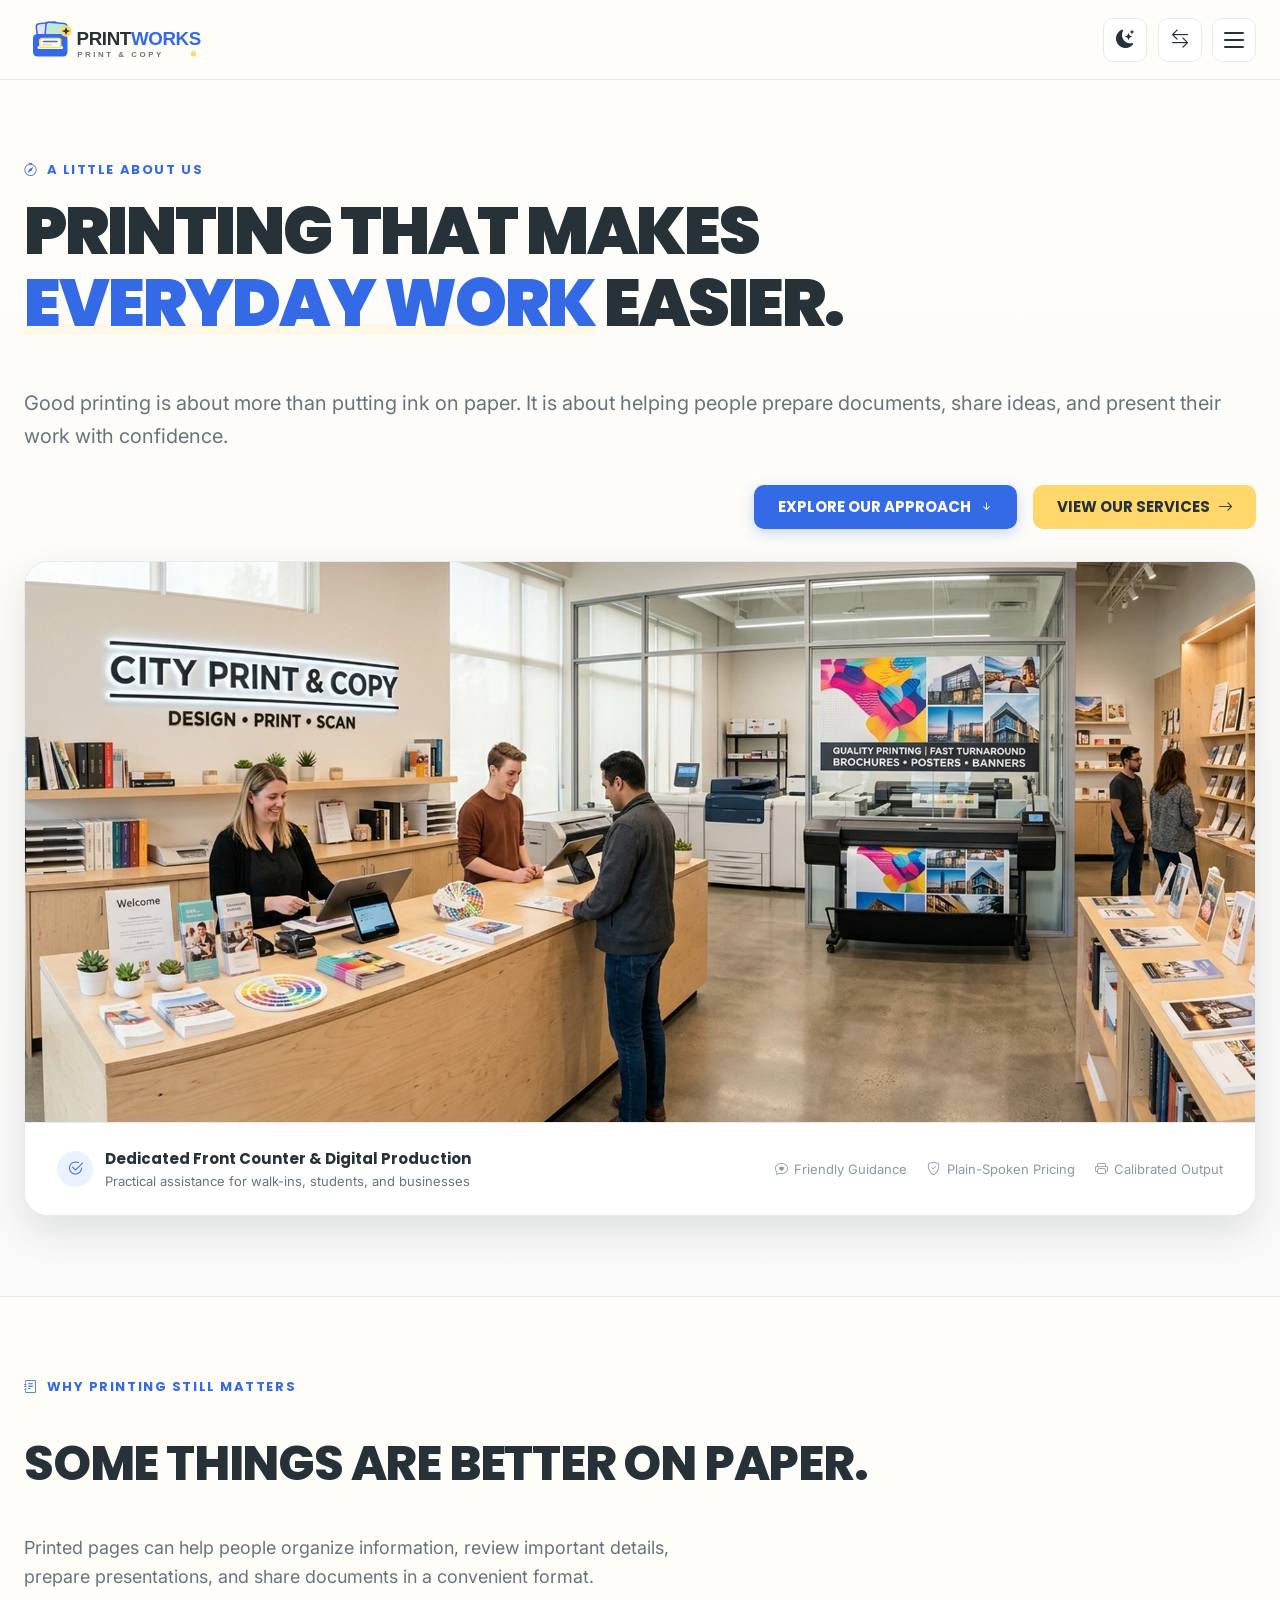
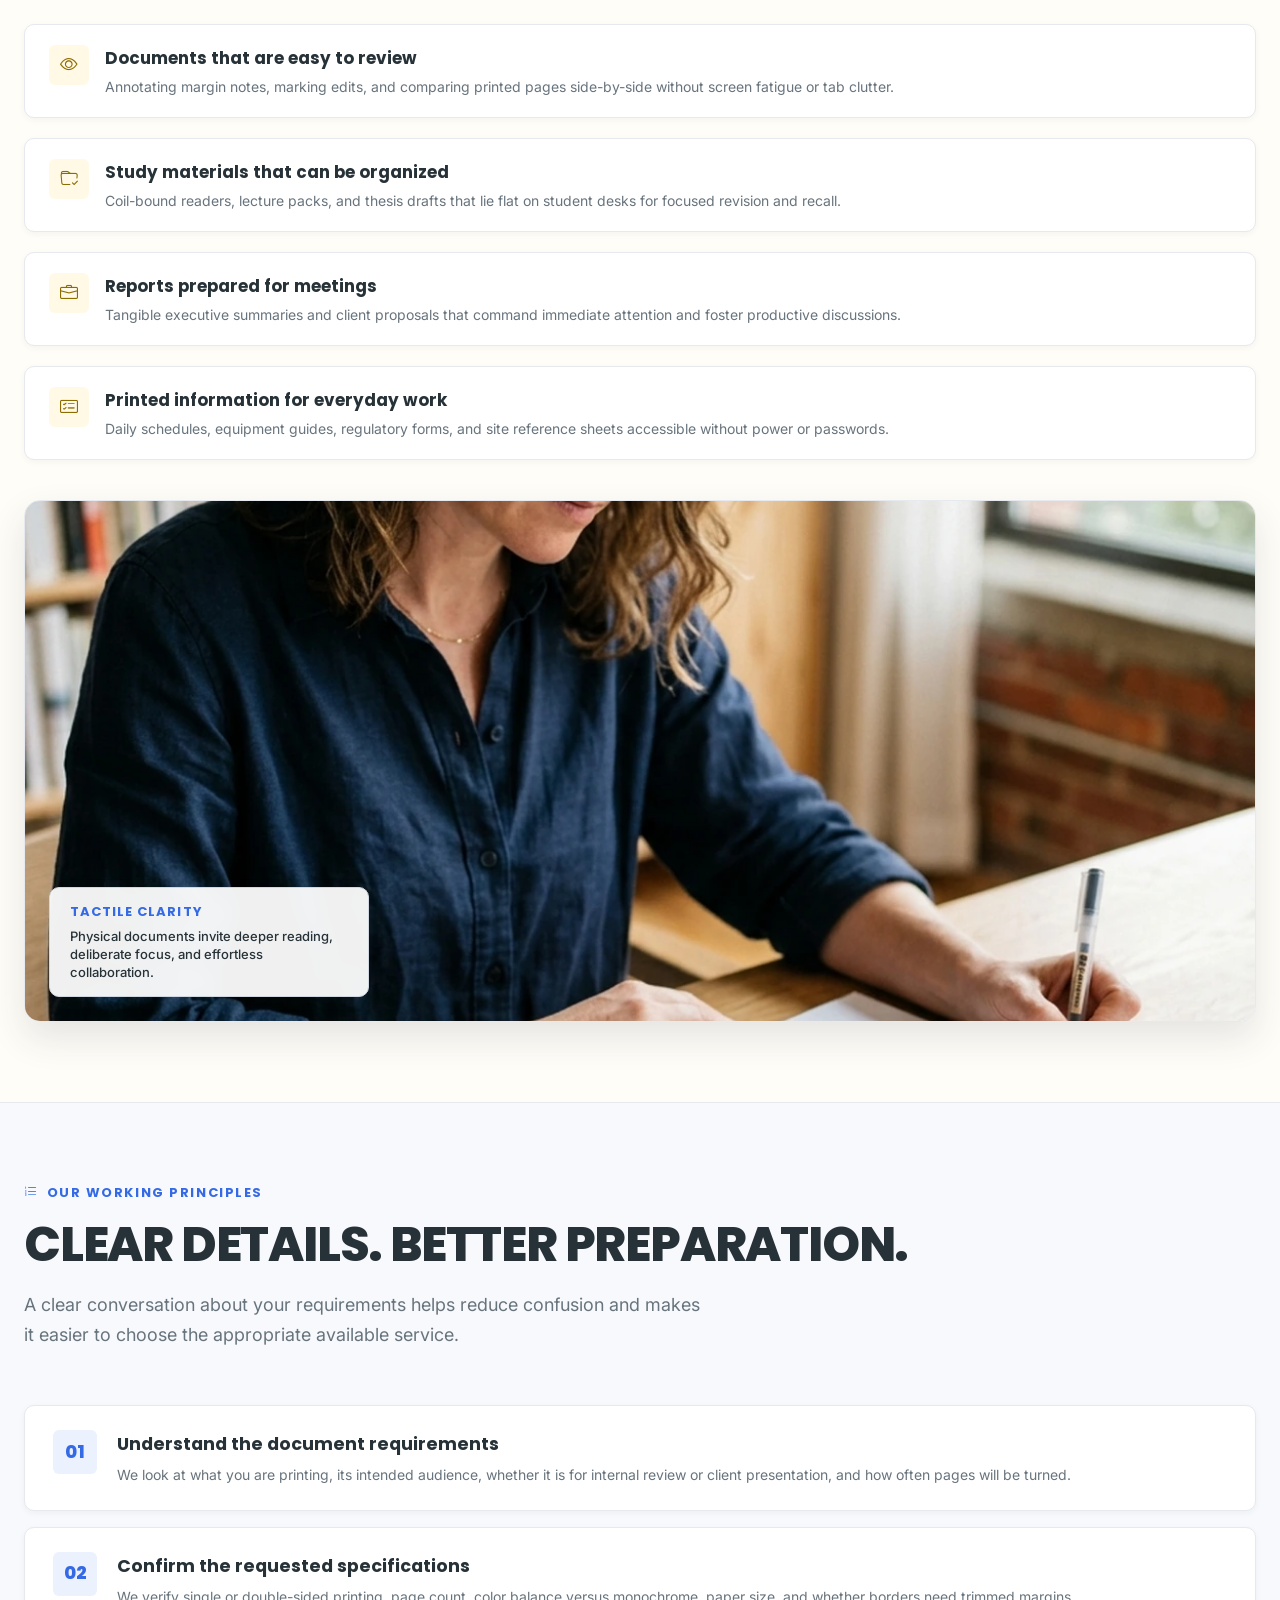
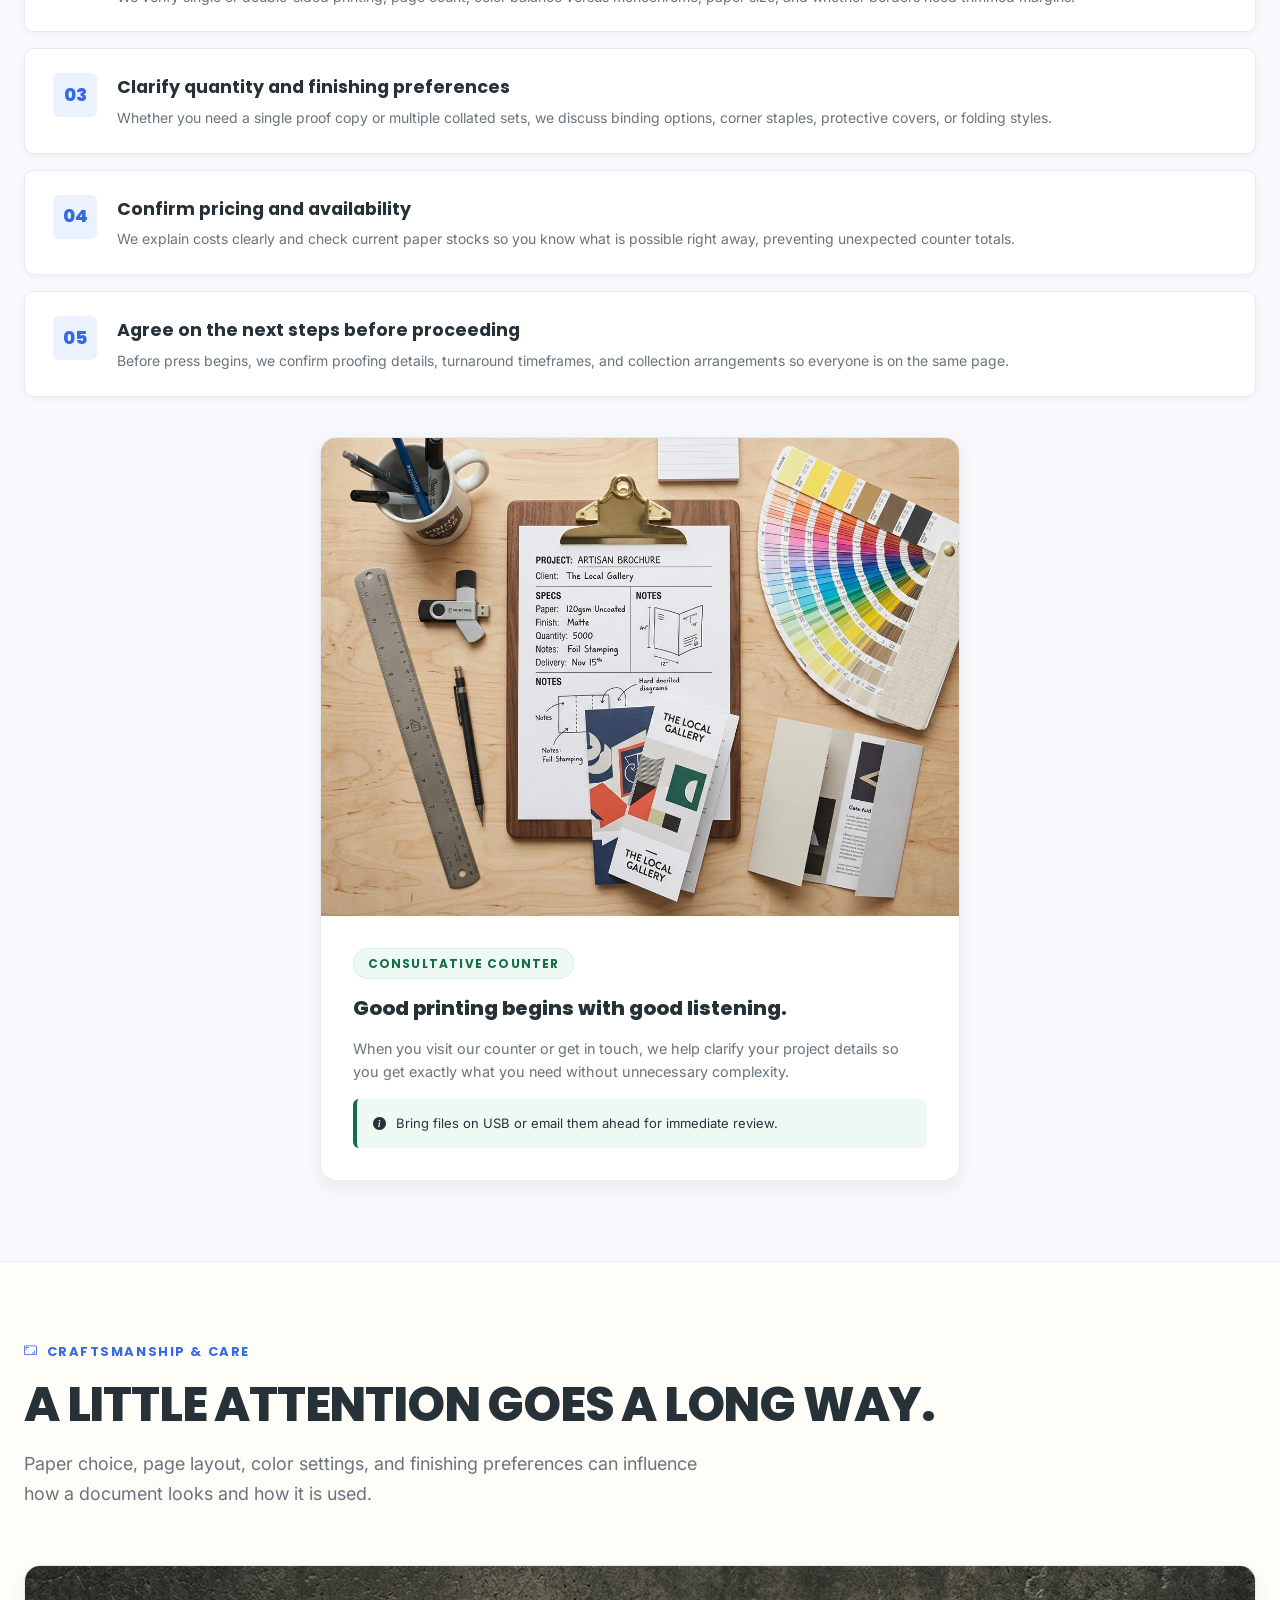
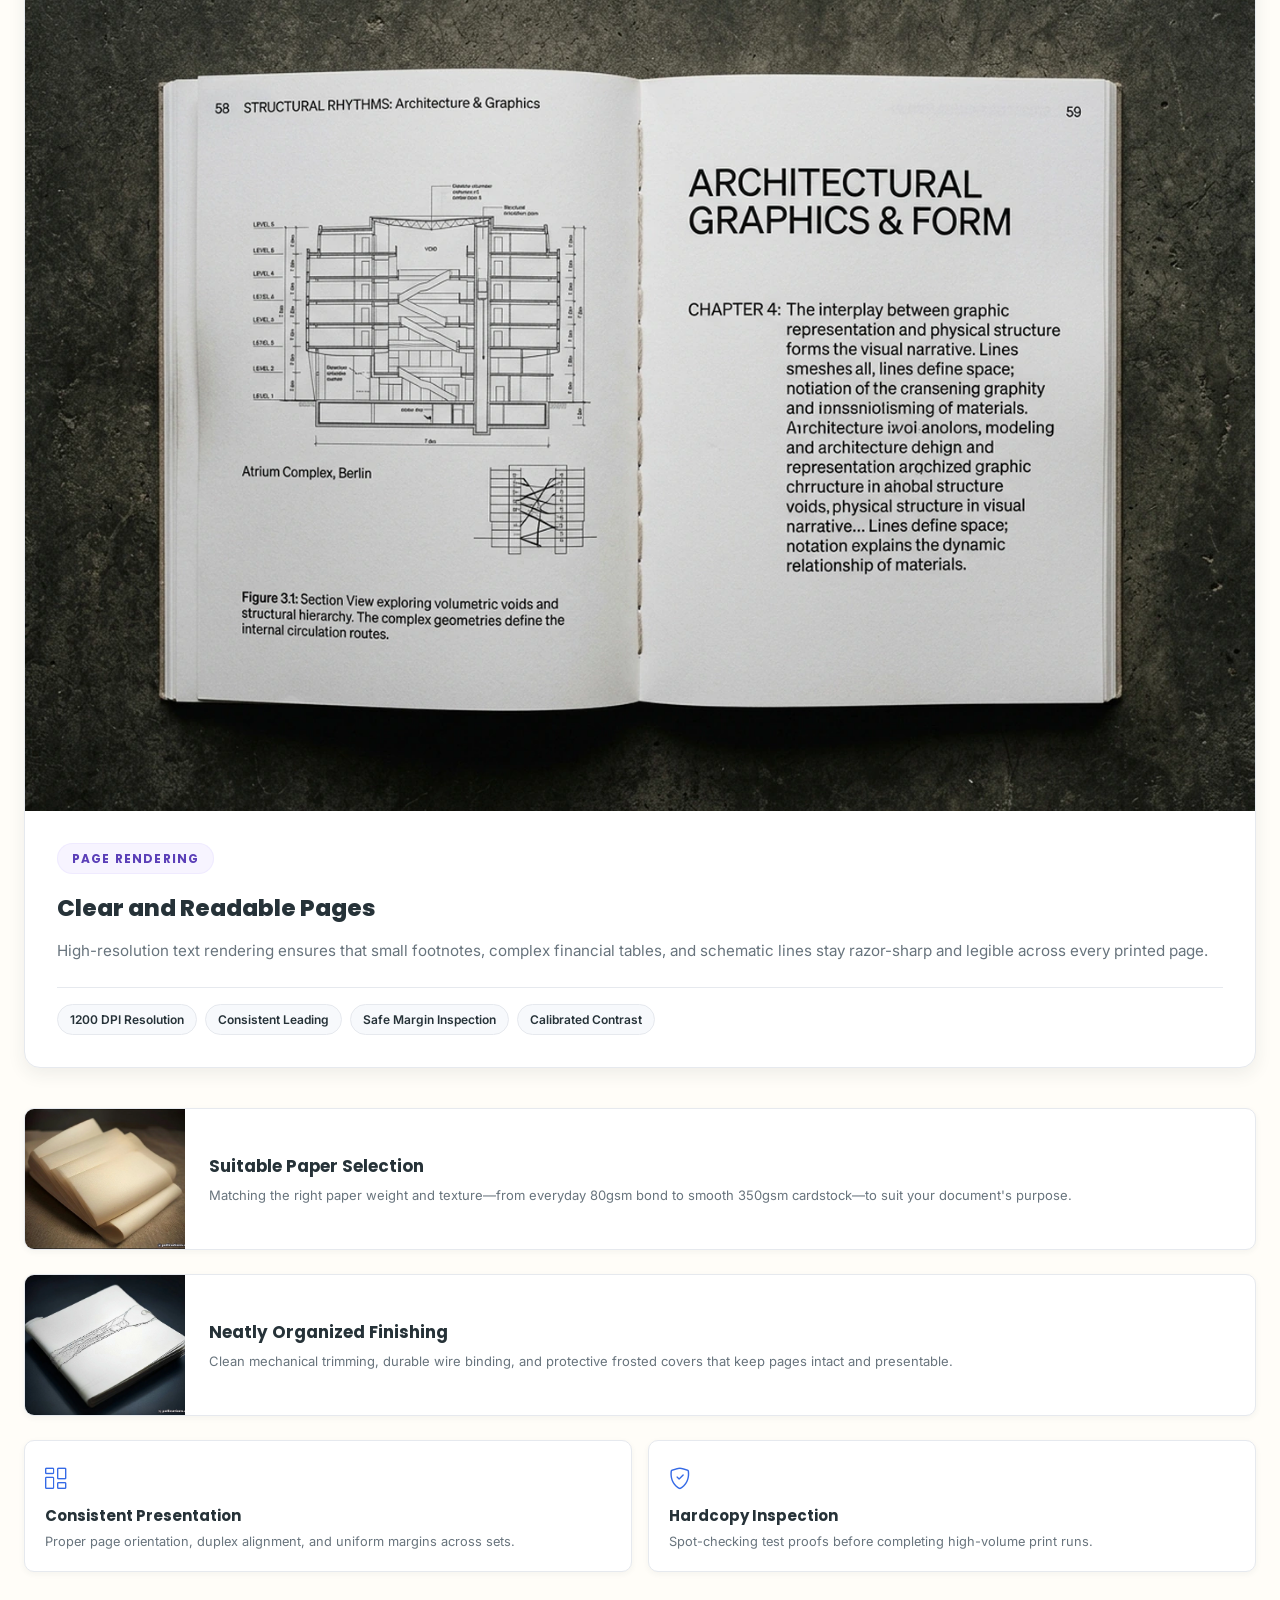
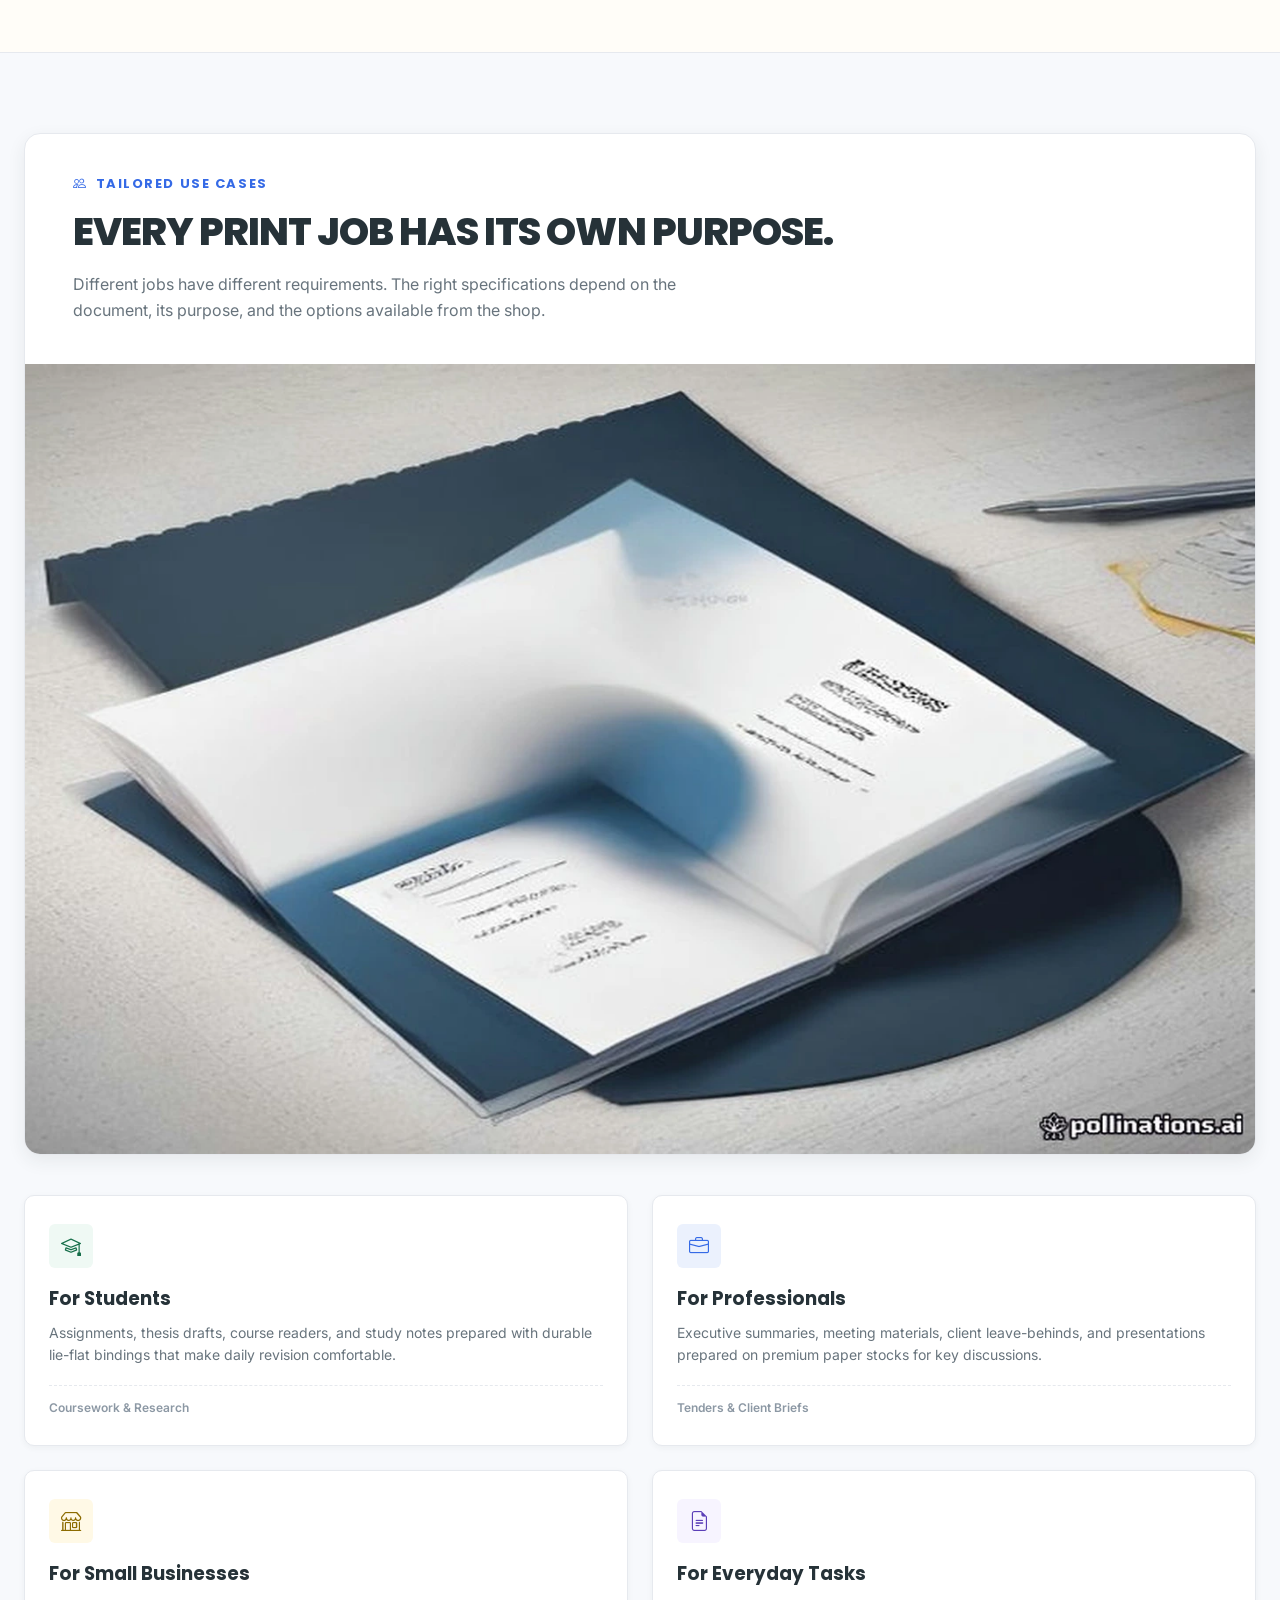
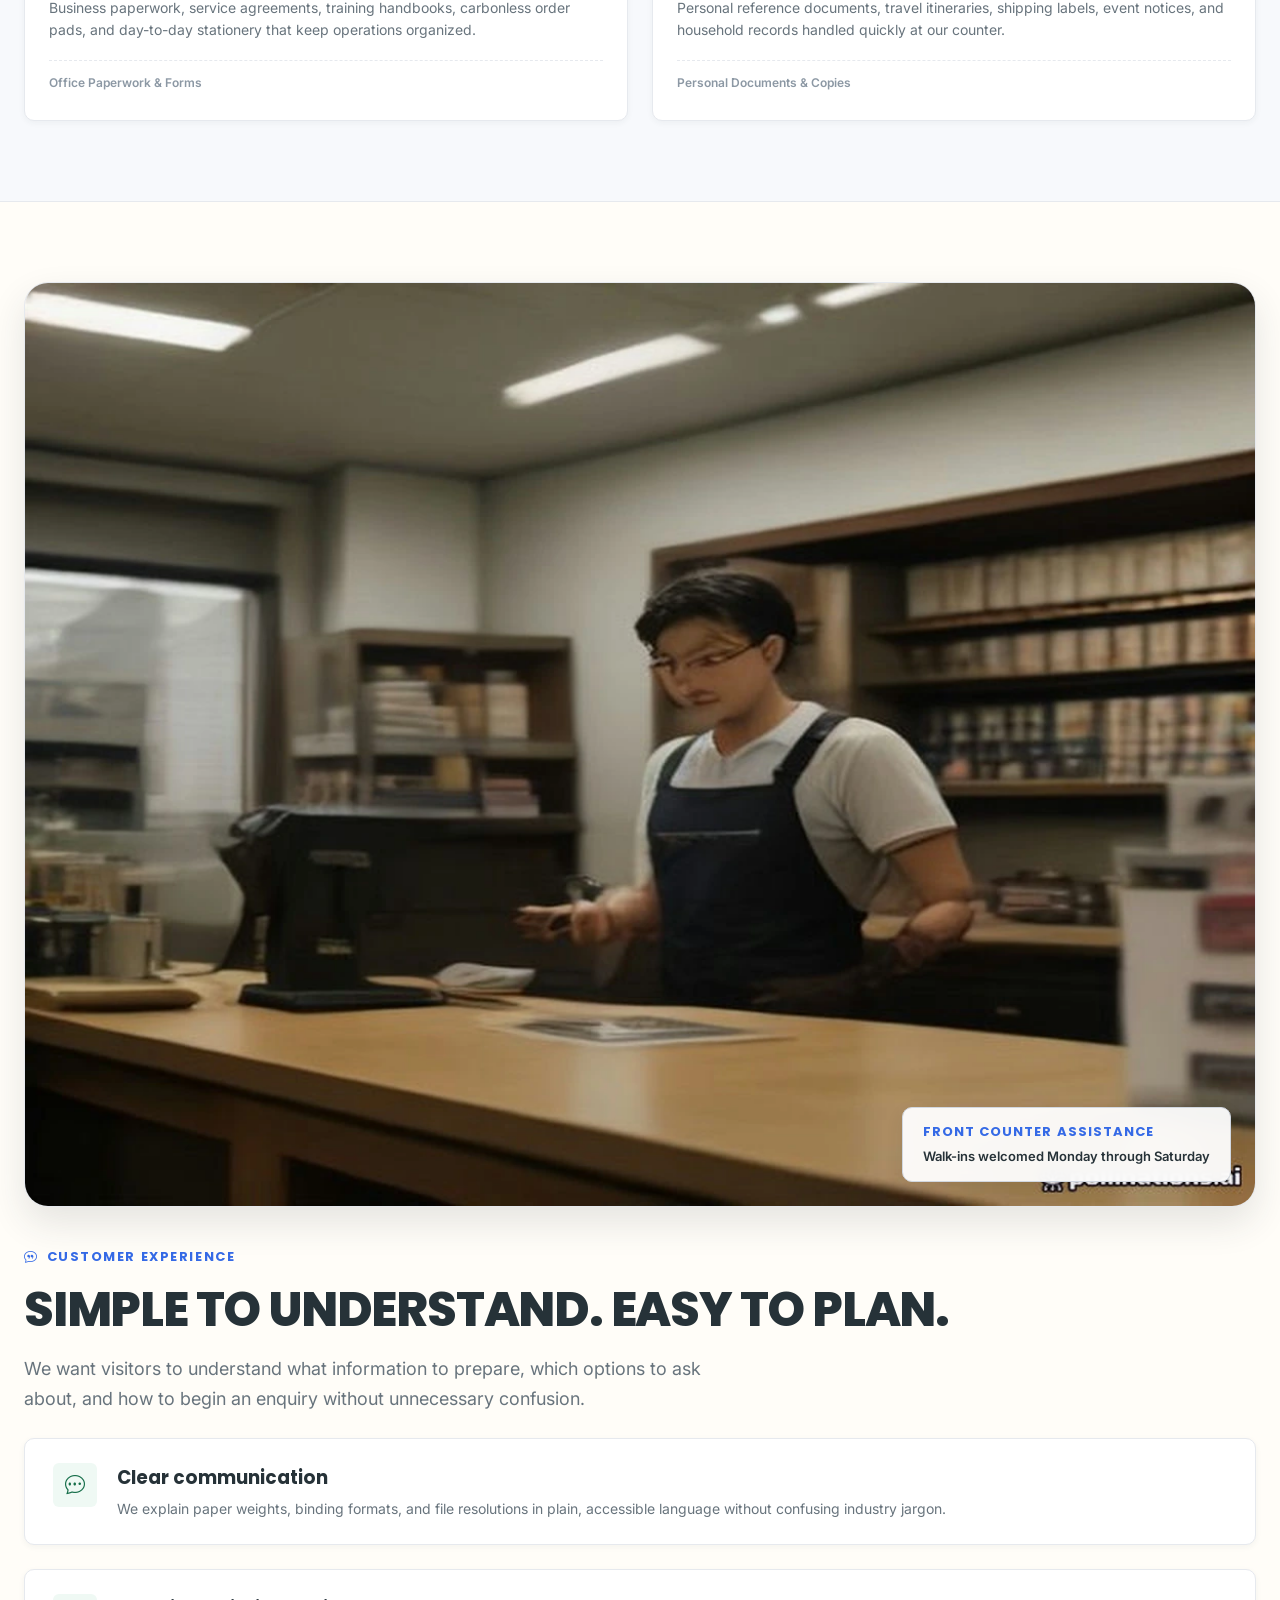
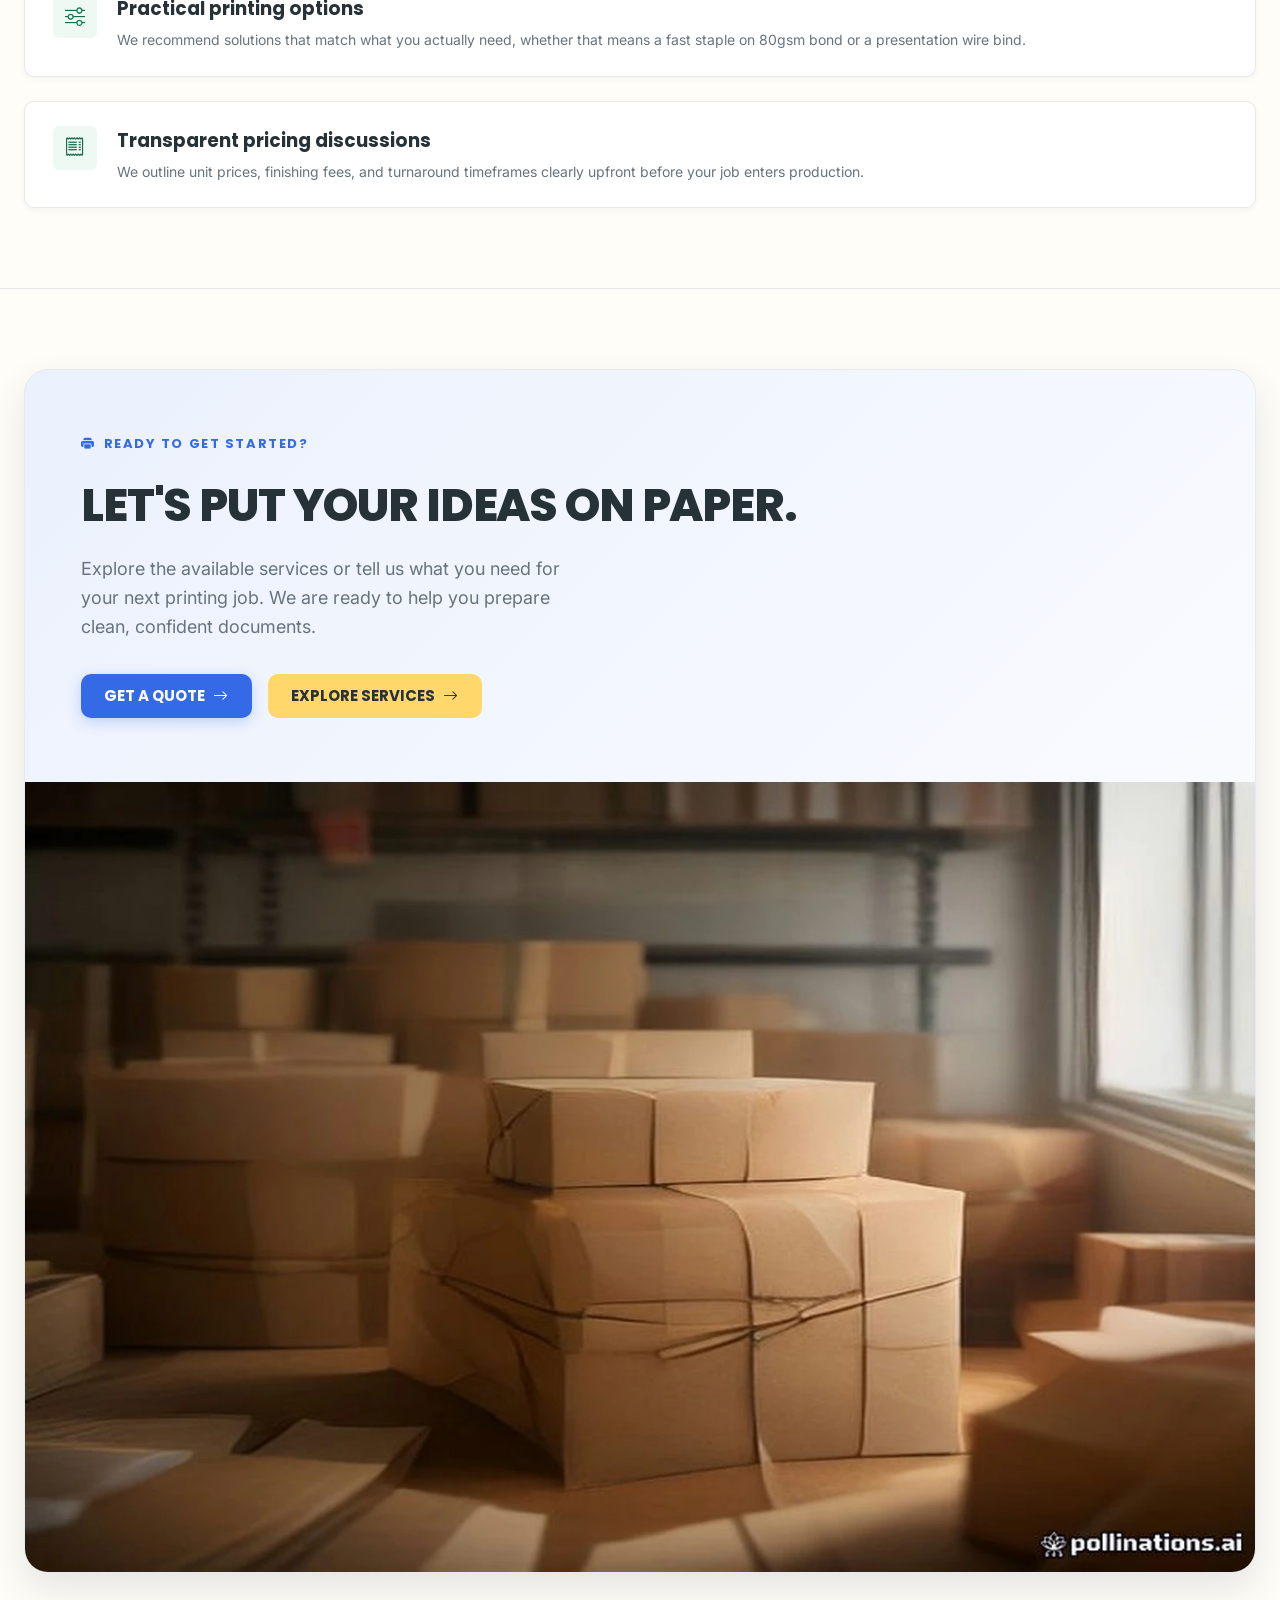
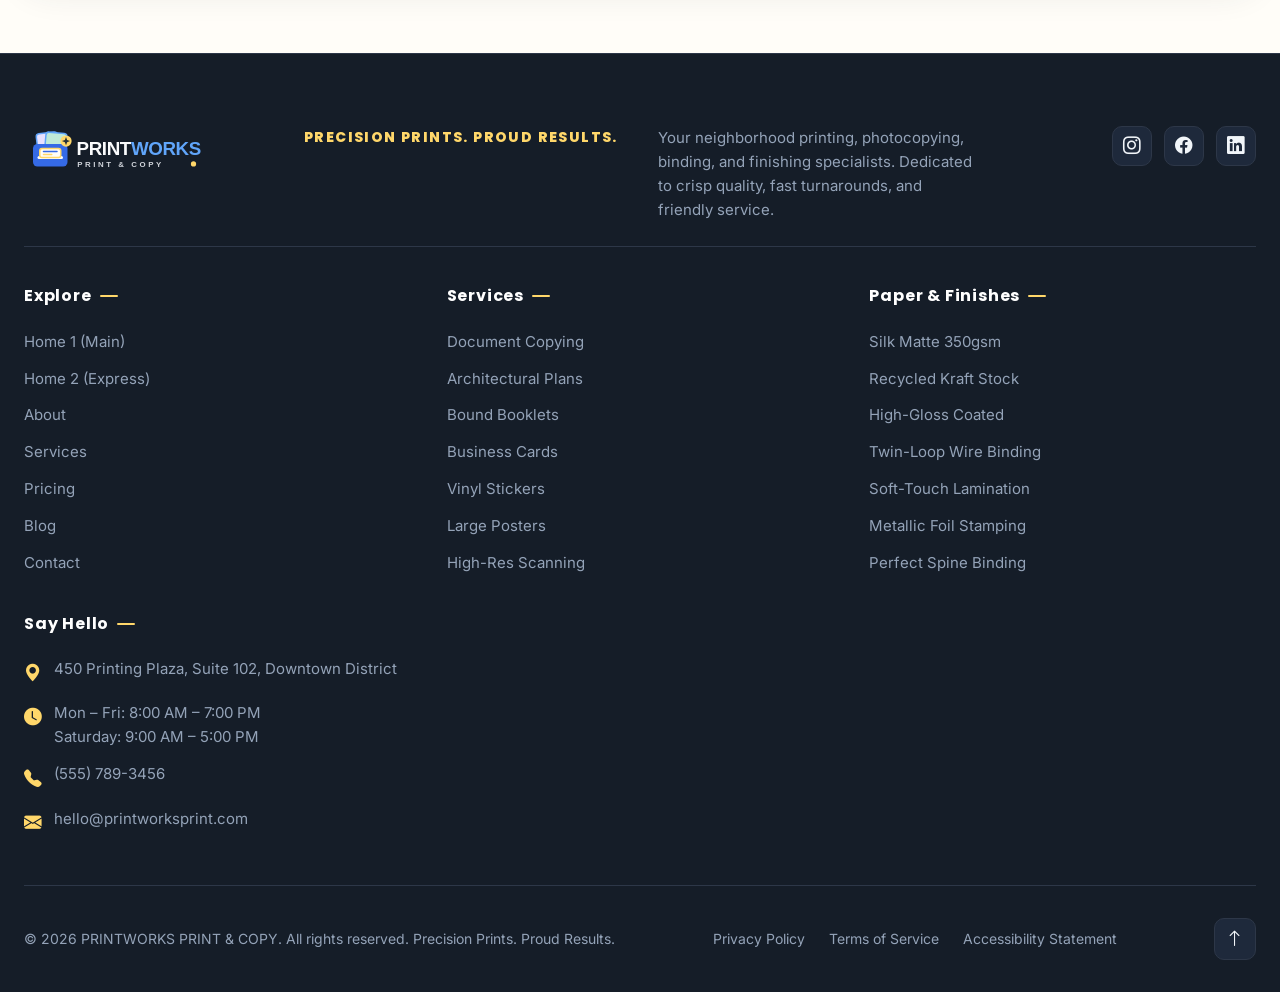
<file: about.html>
<!DOCTYPE html>
<html lang="en" dir="ltr" data-theme="light">
<head>
  <meta charset="UTF-8">
  <meta name="viewport" content="width=device-width, initial-scale=1.0">
  <title>About Us — PRINTWORKS PRINT &amp; COPY | Professional Print &amp; Document Specialists</title>
  <meta name="description" content="Discover PRINTWORKS PRINT &amp; COPY. Learn about our service philosophy, practical printing approach, attention to craftsmanship, and commitment to making document preparation straightforward.">

  <!-- Favicon -->
  <link rel="icon" type="image/svg+xml" href="assets/icons/favicon.svg">
  <link rel="apple-touch-icon" href="assets/icons/favicon.svg">

  <!-- Instant Theme & Direction Initialization (Prevents visible flash) -->
  <script>
    (function () {
      try {
        const savedTheme = localStorage.getItem('printworks_theme');
        if (savedTheme) {
          document.documentElement.setAttribute('data-theme', savedTheme);
        } else if (window.matchMedia && window.matchMedia('(prefers-color-scheme: dark)').matches) {
          document.documentElement.setAttribute('data-theme', 'dark');
        }
        const savedDir = localStorage.getItem('printworks_dir');
        if (savedDir) {
          document.documentElement.setAttribute('dir', savedDir);
          document.documentElement.setAttribute('lang', savedDir === 'rtl' ? 'ar' : 'en');
        }
      } catch (e) {}
    })();
  </script>

  <!-- Google Fonts: Poppins (Headings) & Inter (Body) -->
  <link rel="preconnect" href="https://fonts.googleapis.com">
  <link rel="preconnect" href="https://fonts.gstatic.com" crossorigin>
  <link href="https://fonts.googleapis.com/css2?family=Inter:wght@400;500;600;700&family=Poppins:wght@600;700;800;900&display=swap" rel="stylesheet">

  <!-- Bootstrap Icons -->
  <link rel="stylesheet" href="https://cdn.jsdelivr.net/npm/bootstrap-icons@1.11.3/font/bootstrap-icons.min.css">

  <!-- Stylesheets -->
  <link rel="stylesheet" href="assets/css/style.css">
  <link rel="stylesheet" href="assets/css/pages/about.css">
  <link rel="stylesheet" href="assets/css/responsive.css">
</head>
<body>

  <!-- ========================================================================
       GLOBAL NAVBAR (DESKTOP 1281px+ | TABLET & MOBILE COLLAPSE 1280px-)
       Reused identically from index.html with About marked as active
       ======================================================================== -->
  <header class="fg-navbar" role="banner">
    <div class="fg-container fg-navbar-inner">

      <!-- Brand Logo (Left Side) -->
      <a href="index.html" class="fg-brand" aria-label="PRINTWORKS PRINT &amp; COPY Homepage">
        <img src="assets/icons/logo.svg" alt="PRINTWORKS PRINT &amp; COPY" class="fg-brand-img fg-brand-img-light" width="240" height="48">
        <img src="assets/icons/logo-light.svg" alt="PRINTWORKS PRINT &amp; COPY" class="fg-brand-img fg-brand-img-dark" width="240" height="48">
      </a>

      <!-- Desktop Navigation Menu (Visible on 1281px+) -->
      <nav class="fg-nav-menu" aria-label="Primary Navigation">
        <!-- Home Dropdown -->
        <div class="fg-nav-dropdown">
          <a href="index.html" class="fg-nav-link" aria-haspopup="true" aria-expanded="false">
            <span>Home</span>
            <i class="bi bi-chevron-down" style="font-size: 0.75rem;" aria-hidden="true"></i>
          </a>
          <div class="fg-dropdown-menu" role="menu">
            <a href="index.html" class="fg-dropdown-link" role="menuitem">
              <i class="bi bi-house-door" aria-hidden="true"></i>
              <span>Home 1 (Main)</span>
            </a>
            <a href="home2.html" class="fg-dropdown-link" role="menuitem">
              <i class="bi bi-layout-text-window-reverse" aria-hidden="true"></i>
              <span>Home 2 (Express)</span>
            </a>
          </div>
        </div>

        <a href="about.html" class="fg-nav-link active" aria-current="page">About</a>
        <a href="services.html" class="fg-nav-link">Products</a>
        <a href="pricing.html" class="fg-nav-link">Deals</a>
        <a href="blog.html" class="fg-nav-link">Blog</a>
        <a href="contact.html" class="fg-nav-link">Contact</a>
      </nav>

      <!-- Right Side Controls & Actions -->
      <div class="fg-nav-controls">
        <!-- Dark Mode Toggle Button -->
        <button type="button" class="fg-icon-btn theme-toggle-btn" aria-label="Toggle dark mode" title="Toggle dark mode">
          <i class="bi bi-moon-stars-fill" aria-hidden="true"></i>
        </button>

        <!-- RTL / LTR Direction Toggle Button -->
        <button type="button" class="fg-icon-btn rtl-toggle-btn" aria-label="Toggle text direction" title="RTL / LTR Toggle">
          <i class="bi bi-arrow-left-right" aria-hidden="true"></i>
        </button>

        <!-- Desktop Action Button (Get a Quote) -->
        <button type="button" class="fg-btn fg-btn-primary fg-login-btn fg-navbar-cta" data-modal="login">
          <i class="bi bi-box-arrow-in-right" aria-hidden="true"></i>
          <span>Login</span>
        </button>

        <!-- Mobile & Tablet Hamburger Menu Toggle (<= 1280px) -->
        <button type="button" class="fg-hamburger-btn" aria-label="Open navigation menu" aria-expanded="false" aria-controls="mobile-drawer">
          <span></span>
          <span></span>
          <span></span>
        </button>
      </div>

    </div>
  </header>

  <!-- ========================================================================
       MOBILE & TABLET DRAWER MENU (MANDATORY RULE COMPLIANCE)
       Contains ALL navigation items, Home dropdown, utilities & login button
       ======================================================================== -->
  <div class="fg-drawer-backdrop" aria-hidden="true"></div>

  <aside id="mobile-drawer" class="fg-drawer" aria-label="Mobile Navigation Drawer" aria-hidden="true">
    <div class="fg-drawer-header">
      <a href="index.html" class="fg-brand" aria-label="PRINTWORKS PRINT &amp; COPY Homepage">
        <img src="assets/icons/logo.svg" alt="PRINTWORKS PRINT &amp; COPY" class="fg-brand-img fg-brand-img-light" width="200" height="40">
        <img src="assets/icons/logo-light.svg" alt="PRINTWORKS PRINT &amp; COPY" class="fg-brand-img fg-brand-img-dark" width="200" height="40">
      </a>
      <button type="button" class="fg-drawer-close" aria-label="Close navigation menu">
        <i class="bi bi-x-lg" aria-hidden="true"></i>
      </button>
    </div>

    <div class="fg-drawer-body">
      <nav class="fg-drawer-nav" aria-label="Mobile Menu Links">
        <!-- Home Dropdown -->
        <div class="fg-drawer-dropdown is-expanded">
          <button type="button" class="fg-drawer-link fg-drawer-dropdown-btn" aria-expanded="true">
            <span class="fg-drawer-link-inner">
              <i class="bi bi-house-door" aria-hidden="true"></i>
              <span>Home</span>
            </span>
            <i class="bi bi-chevron-down fg-drawer-chevron" aria-hidden="true"></i>
          </button>
          <div class="fg-drawer-submenu">
            <a href="index.html" class="fg-drawer-sublink">
              <i class="bi bi-arrow-right-short" aria-hidden="true"></i>
              <span>Home 1</span>
            </a>
            <a href="home2.html" class="fg-drawer-sublink">
              <i class="bi bi-arrow-right-short" aria-hidden="true"></i>
              <span>Home 2</span>
            </a>
          </div>
        </div>

        <a href="about.html" class="fg-drawer-link active" aria-current="page">
          <span class="fg-drawer-link-inner"><i class="bi bi-info-circle" aria-hidden="true"></i><span>About</span></span>
          <i class="bi bi-check2" aria-hidden="true"></i>
        </a>
        <a href="services.html" class="fg-drawer-link">
          <span class="fg-drawer-link-inner"><i class="bi bi-printer" aria-hidden="true"></i><span>Products</span></span>
          <i class="bi bi-chevron-right" aria-hidden="true"></i>
        </a>
        <a href="pricing.html" class="fg-drawer-link">
          <span class="fg-drawer-link-inner"><i class="bi bi-tag" aria-hidden="true"></i><span>Deals</span></span>
          <i class="bi bi-chevron-right" aria-hidden="true"></i>
        </a>
        <a href="blog.html" class="fg-drawer-link">
          <span class="fg-drawer-link-inner"><i class="bi bi-journal-text" aria-hidden="true"></i><span>Blog</span></span>
          <i class="bi bi-chevron-right" aria-hidden="true"></i>
        </a>
        <a href="contact.html" class="fg-drawer-link">
          <span class="fg-drawer-link-inner"><i class="bi bi-envelope" aria-hidden="true"></i><span>Contact</span></span>
          <i class="bi bi-chevron-right" aria-hidden="true"></i>
        </a>
      </nav>

      <div class="fg-drawer-divider"></div>

      <!-- Drawer Theme & Direction Controls -->
      <div class="fg-drawer-controls">
        <span class="fg-drawer-controls-label">Preferences</span>
        <div class="fg-drawer-toggle-group">
          <button type="button" class="fg-icon-btn theme-toggle-btn" aria-label="Toggle dark mode" title="Toggle dark mode">
            <i class="bi bi-moon-stars-fill" aria-hidden="true"></i>
          </button>
          <button type="button" class="fg-icon-btn rtl-toggle-btn" aria-label="Toggle text direction" title="RTL / LTR Toggle">
            <i class="bi bi-arrow-left-right" aria-hidden="true"></i>
          </button>
        </div>
      </div>
    </div>

    <!-- Drawer Footer with Login Button -->
    <div class="fg-drawer-footer">
      <button type="button" class="fg-btn fg-btn-primary fg-login-btn" style="width: 100%;">
        <i class="bi bi-box-arrow-in-right" aria-hidden="true"></i>
        <span>Login / Account</span>
      </button>
      <a href="contact.html#order-enquiry" class="fg-btn fg-btn-secondary" style="width: 100%;">
        <i class="bi bi-calculator" aria-hidden="true"></i>
        <span>Instant Quote</span>
      </a>
    </div>
  </aside>

  <!-- ========================================================================
       MAIN CONTENT: EXACTLY SEVEN UNIQUE ABOUT PAGE CONTENT SECTIONS
       ======================================================================== -->
  <main id="main-content">

    <!-- ----------------------------------------------------------------------
         SECTION 1 — THE PEOPLE AND PURPOSE BEHIND EVERY PAGE (UNIQUE HEADER)
         ---------------------------------------------------------------------- -->
    <section id="about-intro" class="ab-section ab-intro-section" aria-labelledby="about-intro-title">
      <div class="fg-container">

        <!-- Full-Width Typography-Led Introduction Header -->
        <div class="ab-intro-header">
          <div class="ab-eyebrow">
            <i class="bi bi-compass" aria-hidden="true"></i>
            <span>A LITTLE ABOUT US</span>
          </div>
          <h1 id="about-intro-title" class="ab-intro-title">
            PRINTING THAT MAKES <span class="ab-intro-title-highlight">EVERYDAY WORK</span> EASIER.
          </h1>
        </div>

        <!-- Description Paragraph & Action Buttons -->
        <div class="ab-intro-desc-wrap">
          <p class="ab-intro-desc">
            Good printing is about more than putting ink on paper. It is about helping people prepare documents, share ideas, and present their work with confidence.
          </p>
          <div class="ab-intro-actions">
            <a href="#our-approach" class="fg-btn fg-btn-primary">
              <span>EXPLORE OUR APPROACH</span>
              <i class="bi bi-arrow-down-short" aria-hidden="true"></i>
            </a>
            <a href="services.html" class="fg-btn fg-btn-secondary">
              <span>VIEW OUR SERVICES</span>
              <i class="bi bi-arrow-right" aria-hidden="true"></i>
            </a>
          </div>
        </div>

        <!-- Large Panoramic Photograph Placed Below Main Text -->
        <div class="ab-panoramic-card">
          <div class="ab-panoramic-img-wrap">
            <img 
              src="assets/images/about/about-intro.webp" 
              alt="Bright printing studio workspace with neatly arranged documents, paper samples, and modern printing equipment"
              class="ab-panoramic-img"
              width="1920" 
              height="1080"
              loading="eager"
            >
          </div>
          <div class="ab-panoramic-caption-strip">
            <div class="ab-caption-left">
              <div class="ab-caption-icon">
                <i class="bi bi-check2-circle" aria-hidden="true"></i>
              </div>
              <div>
                <div class="ab-caption-text-title">Dedicated Front Counter &amp; Digital Production</div>
                <div class="ab-caption-text-sub">Practical assistance for walk-ins, students, and businesses</div>
              </div>
            </div>
            <div class="ab-caption-badges">
              <span class="ab-caption-badge-item"><i class="bi bi-chat-heart"></i> Friendly Guidance</span>
              <span class="ab-caption-badge-item"><i class="bi bi-shield-check"></i> Plain-Spoken Pricing</span>
              <span class="ab-caption-badge-item"><i class="bi bi-printer"></i> Calibrated Output</span>
            </div>
          </div>
        </div>

      </div>
    </section>

    <!-- ----------------------------------------------------------------------
         SECTION 2 — WHY PRINTING STILL MATTERS
         ---------------------------------------------------------------------- -->
    <section id="our-approach" class="ab-section ab-purpose-section" aria-labelledby="purpose-title">
      <div class="fg-container">

        <div class="ab-purpose-grid">

          <!-- Left Column: Typographic Statement & Explanatory Copy -->
          <div class="ab-purpose-copy">
            <div class="ab-eyebrow">
              <i class="bi bi-journal-text" aria-hidden="true"></i>
              <span>WHY PRINTING STILL MATTERS</span>
            </div>
            <h2 id="purpose-title" class="ab-title">
              SOME THINGS ARE BETTER ON PAPER.
            </h2>
            <p class="ab-desc">
              Printed pages can help people organize information, review important details, prepare presentations, and share documents in a convenient format.
            </p>

            <!-- Supporting Points Editorial Deck -->
            <div class="ab-purpose-points-deck">

              <!-- Point 1 -->
              <div class="ab-purpose-point-card">
                <div class="ab-point-icon-box">
                  <i class="bi bi-eye" aria-hidden="true"></i>
                </div>
                <div class="ab-point-content">
                  <h3>Documents that are easy to review</h3>
                  <p>Annotating margin notes, marking edits, and comparing printed pages side-by-side without screen fatigue or tab clutter.</p>
                </div>
              </div>

              <!-- Point 2 -->
              <div class="ab-purpose-point-card">
                <div class="ab-point-icon-box">
                  <i class="bi bi-folder-check" aria-hidden="true"></i>
                </div>
                <div class="ab-point-content">
                  <h3>Study materials that can be organized</h3>
                  <p>Coil-bound readers, lecture packs, and thesis drafts that lie flat on student desks for focused revision and recall.</p>
                </div>
              </div>

              <!-- Point 3 -->
              <div class="ab-purpose-point-card">
                <div class="ab-point-icon-box">
                  <i class="bi bi-briefcase" aria-hidden="true"></i>
                </div>
                <div class="ab-point-content">
                  <h3>Reports prepared for meetings</h3>
                  <p>Tangible executive summaries and client proposals that command immediate attention and foster productive discussions.</p>
                </div>
              </div>

              <!-- Point 4 -->
              <div class="ab-purpose-point-card">
                <div class="ab-point-icon-box">
                  <i class="bi bi-card-checklist" aria-hidden="true"></i>
                </div>
                <div class="ab-point-content">
                  <h3>Printed information for everyday work</h3>
                  <p>Daily schedules, equipment guides, regulatory forms, and site reference sheets accessible without power or passwords.</p>
                </div>
              </div>

            </div>
          </div>

          <!-- Right Column: Vertical Stack of Document Photography -->
          <div class="ab-purpose-media-stack">
            <div class="ab-stack-card-main">
              <div class="ab-stack-img-wrap">
                <img 
                  src="assets/images/about/about-purpose.webp" 
                  alt="Person thoughtfully reviewing and annotating printed documents and reports with a pen on a clean studio table"
                  class="ab-stack-img"
                  width="1200" 
                  height="1400"
                  loading="lazy"
                >
              </div>
              <div class="ab-stack-floating-badge">
                <div class="ab-floating-badge-title">Tactile Clarity</div>
                <div class="ab-floating-badge-desc">Physical documents invite deeper reading, deliberate focus, and effortless collaboration.</div>
              </div>
            </div>
          </div>

        </div>

      </div>
    </section>

    <!-- ----------------------------------------------------------------------
         SECTION 3 — THE WAY WE APPROACH A PRINT JOB (NUMBERED SEQUENCE)
         ---------------------------------------------------------------------- -->
    <section id="our-principles" class="ab-section ab-approach-section" aria-labelledby="approach-title">
      <div class="fg-container">

        <!-- Section Header -->
        <div style="margin-bottom: 3.5rem;">
          <div class="ab-eyebrow">
            <i class="bi bi-list-ol" aria-hidden="true"></i>
            <span>OUR WORKING PRINCIPLES</span>
          </div>
          <h2 id="approach-title" class="ab-title">
            CLEAR DETAILS. BETTER PREPARATION.
          </h2>
          <p class="ab-desc">
            A clear conversation about your requirements helps reduce confusion and makes it easier to choose the appropriate available service.
          </p>
        </div>

        <div class="ab-approach-grid">

          <!-- Left: Vertical Numbered Sequence (5 Principles) -->
          <div class="ab-approach-sequence" role="list" aria-label="Five print job principles">

            <!-- Principle 1 -->
            <div class="ab-sequence-card" role="listitem">
              <div class="ab-sequence-num">01</div>
              <div class="ab-sequence-body">
                <h3 class="ab-sequence-title">Understand the document requirements</h3>
                <p class="ab-sequence-desc">
                  We look at what you are printing, its intended audience, whether it is for internal review or client presentation, and how often pages will be turned.
                </p>
              </div>
            </div>

            <!-- Principle 2 -->
            <div class="ab-sequence-card" role="listitem">
              <div class="ab-sequence-num">02</div>
              <div class="ab-sequence-body">
                <h3 class="ab-sequence-title">Confirm the requested specifications</h3>
                <p class="ab-sequence-desc">
                  We verify single or double-sided printing, page count, color balance versus monochrome, paper size, and whether borders need trimmed margins.
                </p>
              </div>
            </div>

            <!-- Principle 3 -->
            <div class="ab-sequence-card" role="listitem">
              <div class="ab-sequence-num">03</div>
              <div class="ab-sequence-body">
                <h3 class="ab-sequence-title">Clarify quantity and finishing preferences</h3>
                <p class="ab-sequence-desc">
                  Whether you need a single proof copy or multiple collated sets, we discuss binding options, corner staples, protective covers, or folding styles.
                </p>
              </div>
            </div>

            <!-- Principle 4 -->
            <div class="ab-sequence-card" role="listitem">
              <div class="ab-sequence-num">04</div>
              <div class="ab-sequence-body">
                <h3 class="ab-sequence-title">Confirm pricing and availability</h3>
                <p class="ab-sequence-desc">
                  We explain costs clearly and check current paper stocks so you know what is possible right away, preventing unexpected counter totals.
                </p>
              </div>
            </div>

            <!-- Principle 5 -->
            <div class="ab-sequence-card" role="listitem">
              <div class="ab-sequence-num">05</div>
              <div class="ab-sequence-body">
                <h3 class="ab-sequence-title">Agree on the next steps before proceeding</h3>
                <p class="ab-sequence-desc">
                  Before press begins, we confirm proofing details, turnaround timeframes, and collection arrangements so everyone is on the same page.
                </p>
              </div>
            </div>

          </div>

          <!-- Right: Supporting Editorial Showcase Card -->
          <div class="ab-approach-side-card">
            <div class="ab-approach-img-wrap">
              <img 
                src="assets/images/about/about-approach.webp" 
                alt="Organized print-shop work surface with documents, paper swatches, and a job specification checklist"
                class="ab-approach-img"
                width="1200" 
                height="900"
                loading="lazy"
              >
            </div>
            <div class="ab-approach-card-body">
              <span class="ab-tag ab-tag-mint" style="width: fit-content; margin-bottom: 0;">CONSULTATIVE COUNTER</span>
              <h3 class="ab-approach-card-title">Good printing begins with good listening.</h3>
              <p class="ab-approach-card-desc">
                When you visit our counter or get in touch, we help clarify your project details so you get exactly what you need without unnecessary complexity.
              </p>
              <div class="ab-approach-note">
                <i class="bi bi-info-circle-fill" style="margin-inline-end: 0.35rem;" aria-hidden="true"></i>
                Bring files on USB or email them ahead for immediate review.
              </div>
            </div>
          </div>

        </div>

      </div>
    </section>

    <!-- ----------------------------------------------------------------------
         SECTION 4 — THE DETAILS THAT SHAPE A GOOD PRINT (DETAIL GALLERY)
         ---------------------------------------------------------------------- -->
    <section id="print-details" class="ab-section ab-details-section" aria-labelledby="details-title">
      <div class="fg-container">

        <!-- Section Header -->
        <div style="margin-bottom: 3.5rem;">
          <div class="ab-eyebrow">
            <i class="bi bi-aspect-ratio" aria-hidden="true"></i>
            <span>CRAFTSMANSHIP &amp; CARE</span>
          </div>
          <h2 id="details-title" class="ab-title">
            A LITTLE ATTENTION GOES A LONG WAY.
          </h2>
          <p class="ab-desc">
            Paper choice, page layout, color settings, and finishing preferences can influence how a document looks and how it is used.
          </p>
        </div>

        <!-- Asymmetrical Photographic Detail Gallery Layout -->
        <div class="ab-details-layout">

          <!-- Left: Large Featured Photograph Card -->
          <div class="ab-details-featured-card">
            <div class="ab-details-featured-img-wrap">
              <img 
                src="assets/images/about/about-detail-main.webp" 
                alt="Open bound document showing razor-sharp text typography, balanced margins, and rich print quality"
                class="ab-details-featured-img"
                width="1400" 
                height="1000"
                loading="lazy"
              >
            </div>
            <div class="ab-details-featured-content">
              <span class="ab-tag ab-tag-lavender" style="width: fit-content;">PAGE RENDERING</span>
              <h3 class="ab-details-featured-title">Clear and Readable Pages</h3>
              <p class="ab-details-featured-desc">
                High-resolution text rendering ensures that small footnotes, complex financial tables, and schematic lines stay razor-sharp and legible across every printed page.
              </p>
              <div class="ab-details-pills-row">
                <span class="ab-detail-pill">1200 DPI Resolution</span>
                <span class="ab-detail-pill">Consistent Leading</span>
                <span class="ab-detail-pill">Safe Margin Inspection</span>
                <span class="ab-detail-pill">Calibrated Contrast</span>
              </div>
            </div>
          </div>

          <!-- Right: Smaller Close-up Photograph Cards & Feature Captions -->
          <div class="ab-details-side-stack">

            <!-- Detail Mini Card 1: Suitable Paper Selection -->
            <div class="ab-detail-mini-card">
              <div class="ab-detail-mini-img-wrap">
                <img 
                  src="assets/images/about/about-detail-paper.webp" 
                  alt="Close-up macro texture of premium paper stocks, natural fibers, and tactile card surfaces"
                  class="ab-detail-mini-img"
                  width="900" 
                  height="750"
                  loading="lazy"
                >
              </div>
              <div class="ab-detail-mini-content">
                <h3 class="ab-detail-mini-title">Suitable Paper Selection</h3>
                <p class="ab-detail-mini-desc">
                  Matching the right paper weight and texture—from everyday 80gsm bond to smooth 350gsm cardstock—to suit your document's purpose.
                </p>
              </div>
            </div>

            <!-- Detail Mini Card 2: Neatly Organized Finishing -->
            <div class="ab-detail-mini-card">
              <div class="ab-detail-mini-img-wrap">
                <img 
                  src="assets/images/about/about-detail-finish.webp" 
                  alt="Close-up photograph of neat binding spine, wire loops, and clean trimmed document edges"
                  class="ab-detail-mini-img"
                  width="900" 
                  height="750"
                  loading="lazy"
                >
              </div>
              <div class="ab-detail-mini-content">
                <h3 class="ab-detail-mini-title">Neatly Organized Finishing</h3>
                <p class="ab-detail-mini-desc">
                  Clean mechanical trimming, durable wire binding, and protective frosted covers that keep pages intact and presentable.
                </p>
              </div>
            </div>

            <!-- Supporting Quality Feature Boxes -->
            <div class="ab-detail-feature-boxes">
              <div class="ab-feature-box">
                <div class="ab-feature-box-icon"><i class="bi bi-columns-gap"></i></div>
                <h4 class="ab-feature-box-title">Consistent Presentation</h4>
                <p class="ab-feature-box-desc">Proper page orientation, duplex alignment, and uniform margins across sets.</p>
              </div>
              <div class="ab-feature-box">
                <div class="ab-feature-box-icon"><i class="bi bi-shield-check"></i></div>
                <h4 class="ab-feature-box-title">Hardcopy Inspection</h4>
                <p class="ab-feature-box-desc">Spot-checking test proofs before completing high-volume print runs.</p>
              </div>
            </div>

          </div>

        </div>

      </div>
    </section>

    <!-- ----------------------------------------------------------------------
         SECTION 5 — EVERY PRINT JOB HAS ITS OWN PURPOSE (AUDIENCE PANELS)
         ---------------------------------------------------------------------- -->
    <section id="print-audiences" class="ab-section ab-community-section" aria-labelledby="community-title">
      <div class="fg-container">

        <!-- Top Overview Banner -->
        <div class="ab-community-banner">
          <div class="ab-community-banner-content">
            <div class="ab-eyebrow">
              <i class="bi bi-people" aria-hidden="true"></i>
              <span>TAILORED USE CASES</span>
            </div>
            <h2 id="community-title" class="ab-title" style="font-size: clamp(1.85rem, 3.2vw, 2.45rem);">
              EVERY PRINT JOB HAS ITS OWN PURPOSE.
            </h2>
            <p class="ab-desc" style="font-size: 1rem;">
              Different jobs have different requirements. The right specifications depend on the document, its purpose, and the options available from the shop.
            </p>
          </div>
          <div class="ab-community-banner-img-wrap">
            <img 
              src="assets/images/about/about-community.webp" 
              alt="Flat lay photograph showing a variety of printed documents, study notes, reports, and office paperwork"
              class="ab-community-banner-img"
              width="1400" 
              height="900"
              loading="lazy"
            >
          </div>
        </div>

        <!-- Four Differently Sized Content Panels -->
        <div class="ab-audience-grid">

          <!-- Category 1: For Students -->
          <article class="ab-audience-card">
            <div class="ab-audience-icon-wrap ab-icon-student">
              <i class="bi bi-mortarboard" aria-hidden="true"></i>
            </div>
            <h3 class="ab-audience-title">For Students</h3>
            <p class="ab-audience-desc">
              Assignments, thesis drafts, course readers, and study notes prepared with durable lie-flat bindings that make daily revision comfortable.
            </p>
            <div class="ab-audience-footer">
              <span>Coursework &amp; Research</span>
            </div>
          </article>

          <!-- Category 2: For Professionals -->
          <article class="ab-audience-card">
            <div class="ab-audience-icon-wrap ab-icon-pro">
              <i class="bi bi-briefcase" aria-hidden="true"></i>
            </div>
            <h3 class="ab-audience-title">For Professionals</h3>
            <p class="ab-audience-desc">
              Executive summaries, meeting materials, client leave-behinds, and presentations prepared on premium paper stocks for key discussions.
            </p>
            <div class="ab-audience-footer">
              <span>Tenders &amp; Client Briefs</span>
            </div>
          </article>

          <!-- Category 3: For Small Businesses -->
          <article class="ab-audience-card">
            <div class="ab-audience-icon-wrap ab-icon-biz">
              <i class="bi bi-shop" aria-hidden="true"></i>
            </div>
            <h3 class="ab-audience-title">For Small Businesses</h3>
            <p class="ab-audience-desc">
              Business paperwork, service agreements, training handbooks, carbonless order pads, and day-to-day stationery that keep operations organized.
            </p>
            <div class="ab-audience-footer">
              <span>Office Paperwork &amp; Forms</span>
            </div>
          </article>

          <!-- Category 4: For Everyday Tasks -->
          <article class="ab-audience-card">
            <div class="ab-audience-icon-wrap ab-icon-daily">
              <i class="bi bi-file-earmark-text" aria-hidden="true"></i>
            </div>
            <h3 class="ab-audience-title">For Everyday Tasks</h3>
            <p class="ab-audience-desc">
              Personal reference documents, travel itineraries, shipping labels, event notices, and household records handled quickly at our counter.
            </p>
            <div class="ab-audience-footer">
              <span>Personal Documents &amp; Copies</span>
            </div>
          </article>

        </div>

      </div>
    </section>

    <!-- ----------------------------------------------------------------------
         SECTION 6 — A PRACTICAL, FRIENDLY EXPERIENCE (ASYMMETRICAL PRINCIPLES)
         ---------------------------------------------------------------------- -->
    <section id="customer-experience" class="ab-section ab-experience-section" aria-labelledby="experience-title">
      <div class="fg-container">

        <div class="ab-experience-grid">

          <!-- Left Column: Large Realistic Counter Photograph -->
          <div class="ab-experience-img-card">
            <div class="ab-experience-img-wrap">
              <img 
                src="assets/images/about/about-experience.webp" 
                alt="Approachable, clean print-shop customer counter with neatly organized paper swatches and document samples"
                class="ab-experience-img"
                width="1200" 
                height="900"
                loading="lazy"
              >
            </div>
            <div class="ab-experience-badge">
              <div style="font-family: var(--font-heading); font-size: 0.8125rem; font-weight: 700; color: var(--fg-blue); text-transform: uppercase; letter-spacing: 0.08em; margin-bottom: 0.2rem;">
                Front Counter Assistance
              </div>
              <div style="font-size: 0.8125rem; color: var(--text-main); font-weight: 600;">
                Walk-ins welcomed Monday through Saturday
              </div>
            </div>
          </div>

          <!-- Right Column: Three Concise Principles Arranged Vertically -->
          <div class="ab-experience-principles">
            <div>
              <div class="ab-eyebrow">
                <i class="bi bi-chat-quote" aria-hidden="true"></i>
                <span>CUSTOMER EXPERIENCE</span>
              </div>
              <h2 id="experience-title" class="ab-title">
                SIMPLE TO UNDERSTAND. EASY TO PLAN.
              </h2>
              <p class="ab-desc">
                We want visitors to understand what information to prepare, which options to ask about, and how to begin an enquiry without unnecessary confusion.
              </p>
            </div>

            <!-- Principle 1 -->
            <div class="ab-exp-principle-card">
              <div class="ab-exp-icon">
                <i class="bi bi-chat-dots" aria-hidden="true"></i>
              </div>
              <div class="ab-exp-body">
                <h3>Clear communication</h3>
                <p>We explain paper weights, binding formats, and file resolutions in plain, accessible language without confusing industry jargon.</p>
              </div>
            </div>

            <!-- Principle 2 -->
            <div class="ab-exp-principle-card">
              <div class="ab-exp-icon">
                <i class="bi bi-sliders" aria-hidden="true"></i>
              </div>
              <div class="ab-exp-body">
                <h3>Practical printing options</h3>
                <p>We recommend solutions that match what you actually need, whether that means a fast staple on 80gsm bond or a presentation wire bind.</p>
              </div>
            </div>

            <!-- Principle 3 -->
            <div class="ab-exp-principle-card">
              <div class="ab-exp-icon">
                <i class="bi bi-receipt" aria-hidden="true"></i>
              </div>
              <div class="ab-exp-body">
                <h3>Transparent pricing discussions</h3>
                <p>We outline unit prices, finishing fees, and turnaround timeframes clearly upfront before your job enters production.</p>
              </div>
            </div>
          </div>

        </div>

      </div>
    </section>

    <!-- ----------------------------------------------------------------------
         SECTION 7 — LET'S MAKE YOUR NEXT PRINT JOB SIMPLE (CLOSING PANEL)
         ---------------------------------------------------------------------- -->
    <section id="about-closing" class="ab-section ab-closing-section" aria-labelledby="closing-title">
      <div class="fg-container">

        <div class="ab-closing-panel">

          <!-- Left Content Area -->
          <div class="ab-closing-content">
            <div class="ab-closing-eyebrow">
              <i class="bi bi-printer-fill" aria-hidden="true"></i>
              <span>READY TO GET STARTED?</span>
            </div>
            <h2 id="closing-title" class="ab-closing-title">
              LET'S PUT YOUR IDEAS ON PAPER.
            </h2>
            <p class="ab-closing-desc">
              Explore the available services or tell us what you need for your next printing job. We are ready to help you prepare clean, confident documents.
            </p>
            <div class="ab-closing-actions">
              <a href="contact.html#order-enquiry" class="fg-btn fg-btn-primary">
                <span>GET A QUOTE</span>
                <i class="bi bi-arrow-right" aria-hidden="true"></i>
              </a>
              <a href="services.html" class="fg-btn fg-btn-secondary">
                <span>EXPLORE SERVICES</span>
                <i class="bi bi-arrow-right" aria-hidden="true"></i>
              </a>
            </div>
          </div>

          <!-- Right Supporting Image Aligned to Edge -->
          <div class="ab-closing-img-wrap">
            <img 
              src="assets/images/about/about-closing.webp" 
              alt="Neatly arranged stationery, printed documents, and clean workspace ready for pickup"
              class="ab-closing-img"
              width="1400" 
              height="900"
              loading="lazy"
            >
          </div>

        </div>

      </div>
    </section>

  </main>

  <!-- ========================================================================
       GLOBAL FOOTER (EXACTLY THE SAME AS INDEX.HTML)
       Reused identically with About marked in Explore menu
       ======================================================================== -->
  <footer class="fg-footer" role="contentinfo">
    <div class="fg-container">

      <!-- Main Footer Columns (5 Columns) -->
      <div class="fg-footer-grid">

        <!-- Column 1: Brand & Contact Overview -->
        <div class="fg-footer-col fg-footer-brand-col">
          <a href="index.html" class="fg-brand fg-footer-brand" aria-label="PRINTWORKS PRINT &amp; COPY Homepage">
            <img src="assets/icons/logo-light.svg" alt="PRINTWORKS PRINT &amp; COPY" class="fg-brand-img" width="220" height="44">
          </a>
          <span class="fg-footer-tagline">PRECISION PRINTS. PROUD RESULTS.</span>
          <p class="fg-footer-desc">
            Your neighborhood printing, photocopying, binding, and finishing specialists. Dedicated to crisp quality, fast turnarounds, and friendly service.
          </p>
          <div class="fg-footer-socials" aria-label="Social media channels">
            <a href="https://instagram.com" class="fg-social-btn" aria-label="Follow PRINTWORKS on Instagram" target="_blank" rel="noopener noreferrer">
              <i class="bi bi-instagram"></i>
            </a>
            <a href="https://facebook.com" class="fg-social-btn" aria-label="Follow PRINTWORKS on Facebook" target="_blank" rel="noopener noreferrer">
              <i class="bi bi-facebook"></i>
            </a>
            <a href="https://linkedin.com" class="fg-social-btn" aria-label="Connect with PRINTWORKS on LinkedIn" target="_blank" rel="noopener noreferrer">
              <i class="bi bi-linkedin"></i>
            </a>
          </div>
        </div>

        <!-- Column 2: Explore Navigation -->
        <div class="fg-footer-col">
          <h3 class="fg-footer-heading">Explore</h3>
          <ul class="fg-footer-links">
            <li><a href="index.html" class="fg-footer-link">Home 1 (Main)</a></li>
            <li><a href="home2.html" class="fg-footer-link">Home 2 (Express)</a></li>
            <li><a href="about.html" class="fg-footer-link active" aria-current="page">About</a></li>
            <li><a href="services.html" class="fg-footer-link">Services</a></li>
            <li><a href="pricing.html" class="fg-footer-link">Pricing</a></li>
            <li><a href="blog.html" class="fg-footer-link">Blog</a></li>
            <li><a href="contact.html" class="fg-footer-link">Contact</a></li>
          </ul>
        </div>

        <!-- Column 3: Core Printing Services -->
        <div class="fg-footer-col">
          <h3 class="fg-footer-heading">Services</h3>
          <ul class="fg-footer-links">
            <li><a href="services.html#copying" class="fg-footer-link">Document Copying</a></li>
            <li><a href="services.html#blueprints" class="fg-footer-link">Architectural Plans</a></li>
            <li><a href="services.html#booklets" class="fg-footer-link">Bound Booklets</a></li>
            <li><a href="services.html#stationery" class="fg-footer-link">Business Cards</a></li>
            <li><a href="services.html#stickers" class="fg-footer-link">Vinyl Stickers</a></li>
            <li><a href="services.html#posters" class="fg-footer-link">Large Posters</a></li>
            <li><a href="services.html#scanning" class="fg-footer-link">High-Res Scanning</a></li>
          </ul>
        </div>

        <!-- Column 4: Paper & Finishes -->
        <div class="fg-footer-col">
          <h3 class="fg-footer-heading">Paper &amp; Finishes</h3>
          <ul class="fg-footer-links">
            <li><a href="services.html#stocks" class="fg-footer-link">Silk Matte 350gsm</a></li>
            <li><a href="services.html#stocks" class="fg-footer-link">Recycled Kraft Stock</a></li>
            <li><a href="services.html#stocks" class="fg-footer-link">High-Gloss Coated</a></li>
            <li><a href="services.html#finishing" class="fg-footer-link">Twin-Loop Wire Binding</a></li>
            <li><a href="services.html#finishing" class="fg-footer-link">Soft-Touch Lamination</a></li>
            <li><a href="services.html#finishing" class="fg-footer-link">Metallic Foil Stamping</a></li>
            <li><a href="services.html#finishing" class="fg-footer-link">Perfect Spine Binding</a></li>
          </ul>
        </div>

        <!-- Column 5: Store & Counter (Say Hello) -->
        <div class="fg-footer-col">
          <h3 class="fg-footer-heading">Say Hello</h3>
          <div class="fg-footer-contact-list">
            <div class="fg-footer-contact-item">
              <i class="bi bi-geo-alt-fill" aria-hidden="true"></i>
              <span>450 Printing Plaza, Suite 102, Downtown District</span>
            </div>
            <div class="fg-footer-contact-item">
              <i class="bi bi-clock-fill" aria-hidden="true"></i>
              <span>Mon – Fri: 8:00 AM – 7:00 PM<br>Saturday: 9:00 AM – 5:00 PM</span>
            </div>
            <div class="fg-footer-contact-item">
              <i class="bi bi-telephone-fill" aria-hidden="true"></i>
              <span>(555) 789-3456</span>
            </div>
            <div class="fg-footer-contact-item">
              <i class="bi bi-envelope-fill" aria-hidden="true"></i>
              <span>hello@printworksprint.com</span>
            </div>
          </div>
        </div>

      </div>

      <!-- Footer Bottom Bar -->
      <div class="fg-footer-bottom">
        <div>
          &copy; 2026 PRINTWORKS PRINT &amp; COPY. All rights reserved. Precision Prints. Proud Results.
        </div>
        <div class="fg-footer-bottom-links">
          <a href="privacy.html">Privacy Policy</a>
          <a href="terms.html">Terms of Service</a>
          <a href="accessibility.html">Accessibility Statement</a>
        </div>
        <button type="button" class="fg-back-to-top" aria-label="Scroll back to top of page" title="Back to top">
          <i class="bi bi-arrow-up" aria-hidden="true"></i>
        </button>
      </div>

    </div>
  </footer>

  <!-- ========================================================================
       ACCESSIBLE LOGIN MODAL
       ======================================================================== -->
  <div id="login-modal" class="fg-modal-backdrop" aria-hidden="true" role="dialog" aria-modal="true" aria-labelledby="modal-title">
    <div class="fg-modal-card">
      <button type="button" class="fg-modal-close" aria-label="Close login dialog">
        <i class="bi bi-x-lg" aria-hidden="true"></i>
      </button>
      <div style="text-align: center; margin-bottom: 1.5rem;">
        <img src="assets/icons/logo.svg" alt="PRINTWORKS PRINT &amp; COPY" class="fg-brand-img-light" style="height: 38px; margin: 0 auto 0.75rem auto;">
        <img src="assets/icons/logo-light.svg" alt="PRINTWORKS PRINT &amp; COPY" class="fg-brand-img-dark" style="height: 38px; margin: 0 auto 0.75rem auto;">
        <h2 id="modal-title" style="font-family: var(--font-heading); font-size: 1.45rem; font-weight: 800; color: var(--text-main);">
          Customer Portal Login
        </h2>
        <p style="font-size: 0.875rem; color: var(--text-muted);">
          Track your print orders, download invoice proofs, or reorder past jobs.
        </p>
      </div>

      <form onsubmit="event.preventDefault(); alert('Demo customer account login. Please visit our front counter for portal registration.');">
        <div class="fg-form-group" style="margin-bottom: 1rem;">
          <label for="login-email" class="fg-form-label">Email Address</label>
          <input type="email" id="login-email" class="fg-input" placeholder="name@company.com" required>
        </div>
        <div class="fg-form-group" style="margin-bottom: 1.5rem;">
          <label for="login-password" class="fg-form-label">Password</label>
          <input type="password" id="login-password" class="fg-input" placeholder="••••••••" required>
        </div>
        <button type="submit" class="fg-btn fg-btn-primary" style="width: 100%; margin-bottom: 0.75rem;">
          <i class="bi bi-box-arrow-in-right" aria-hidden="true"></i>
          <span>Sign In to Your Account</span>
        </button>
      </form>
    </div>
  </div>

  <!-- Scripts -->
  <script src="assets/js/main.js"></script>
  <script src="assets/js/navigation.js"></script>
  <script src="assets/js/pages/about.js"></script>
</body>
</html>
</file>
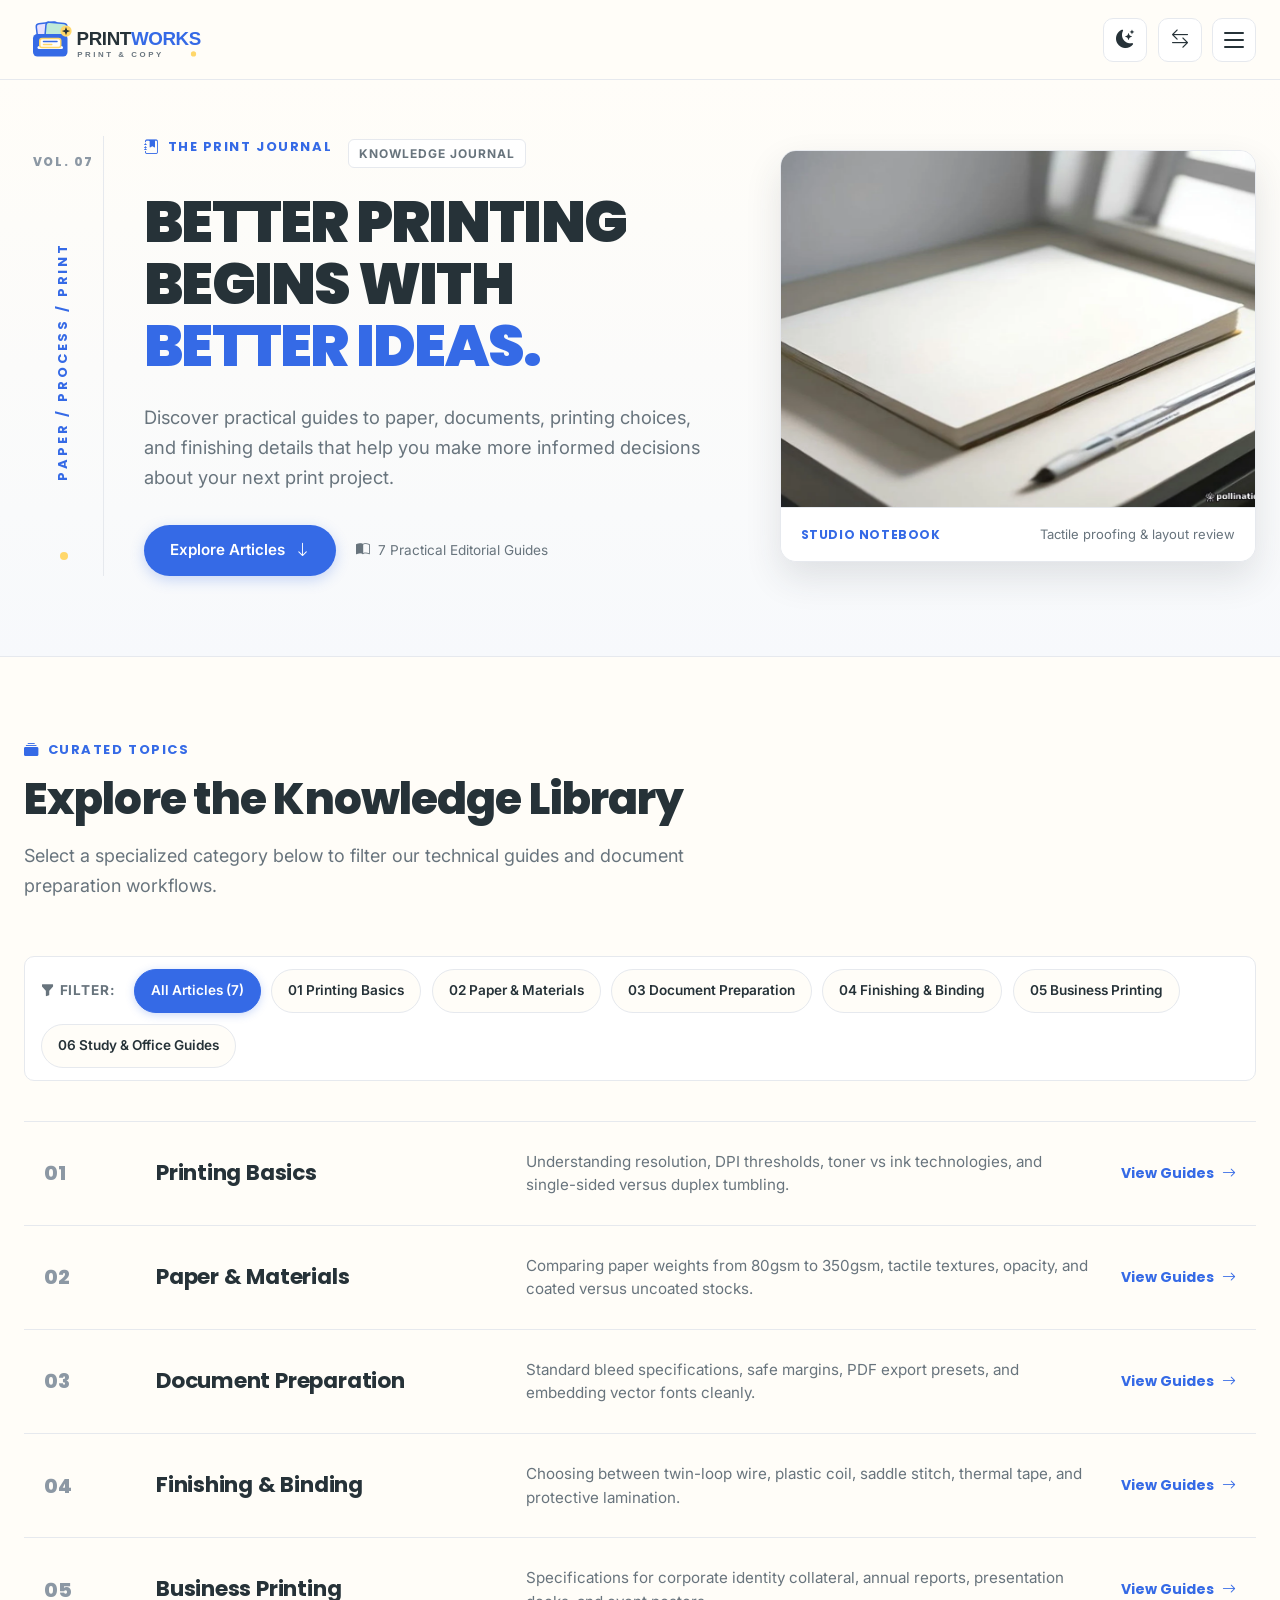
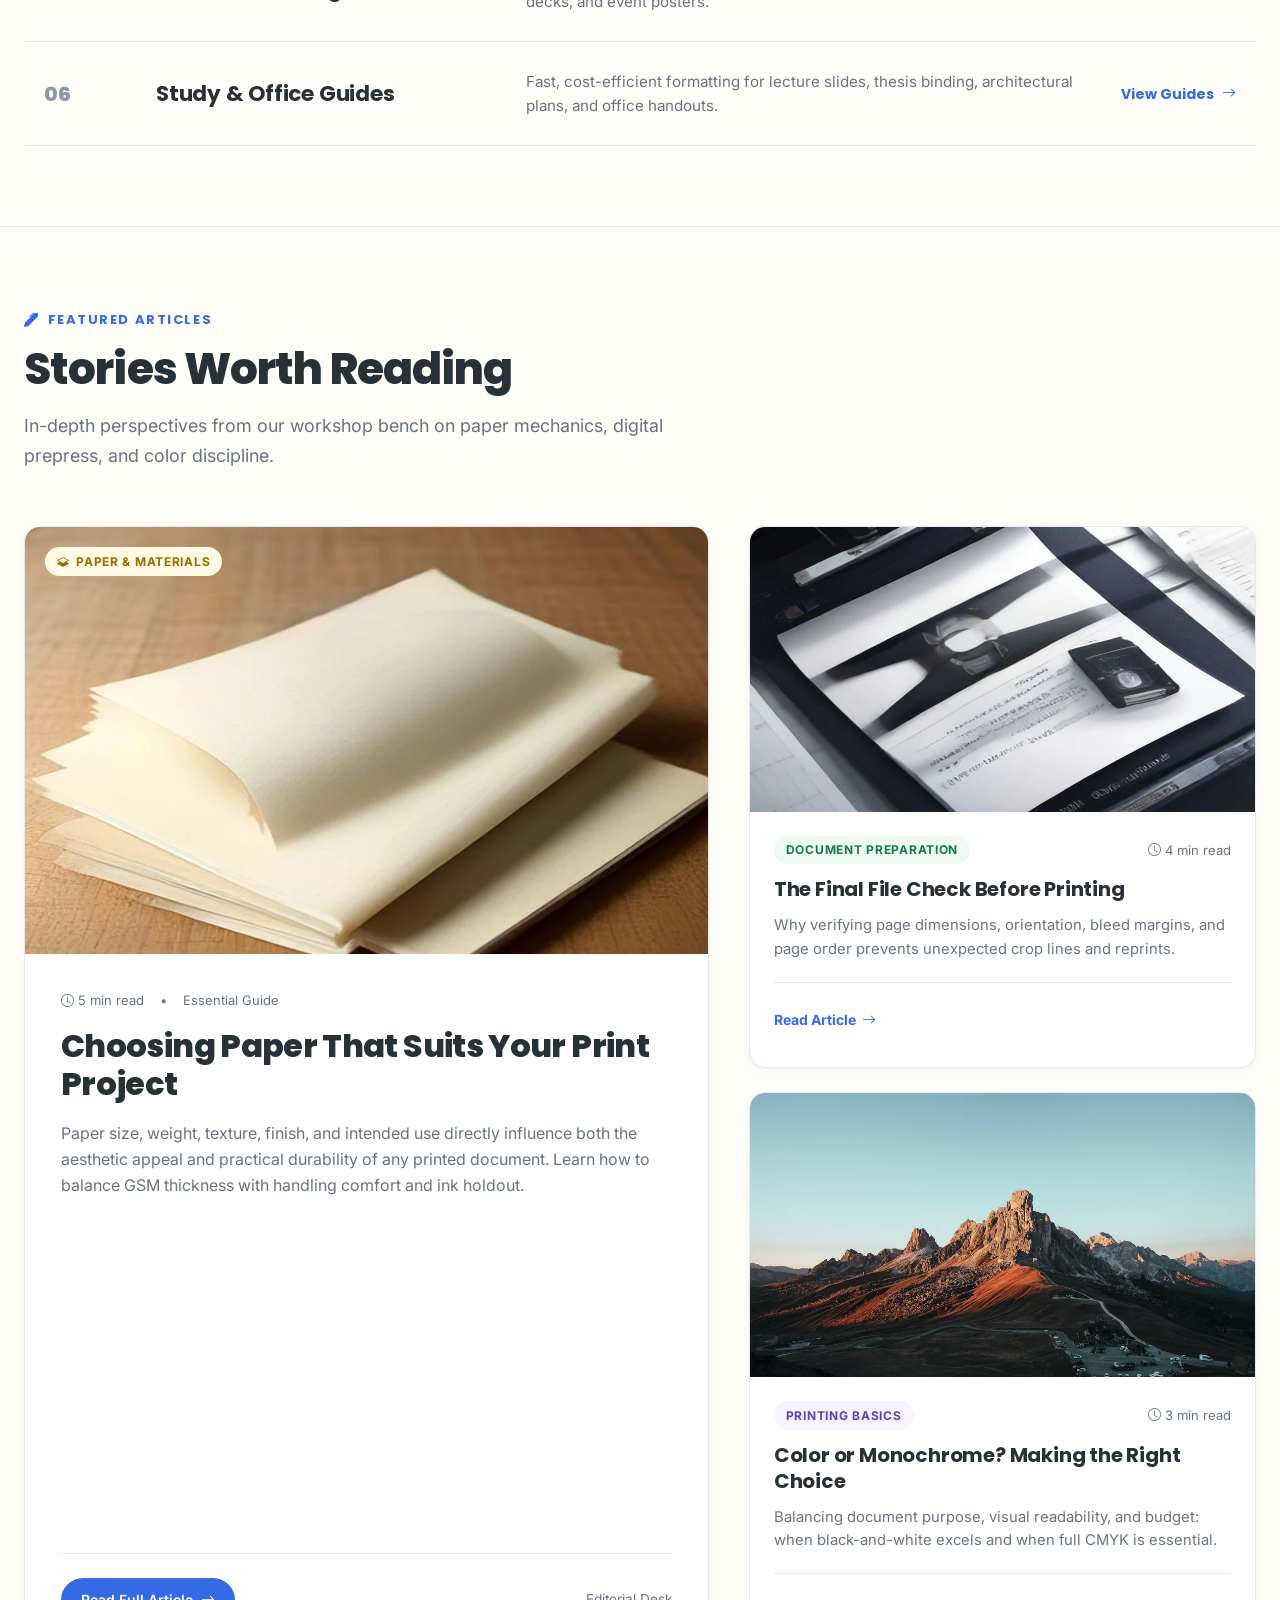
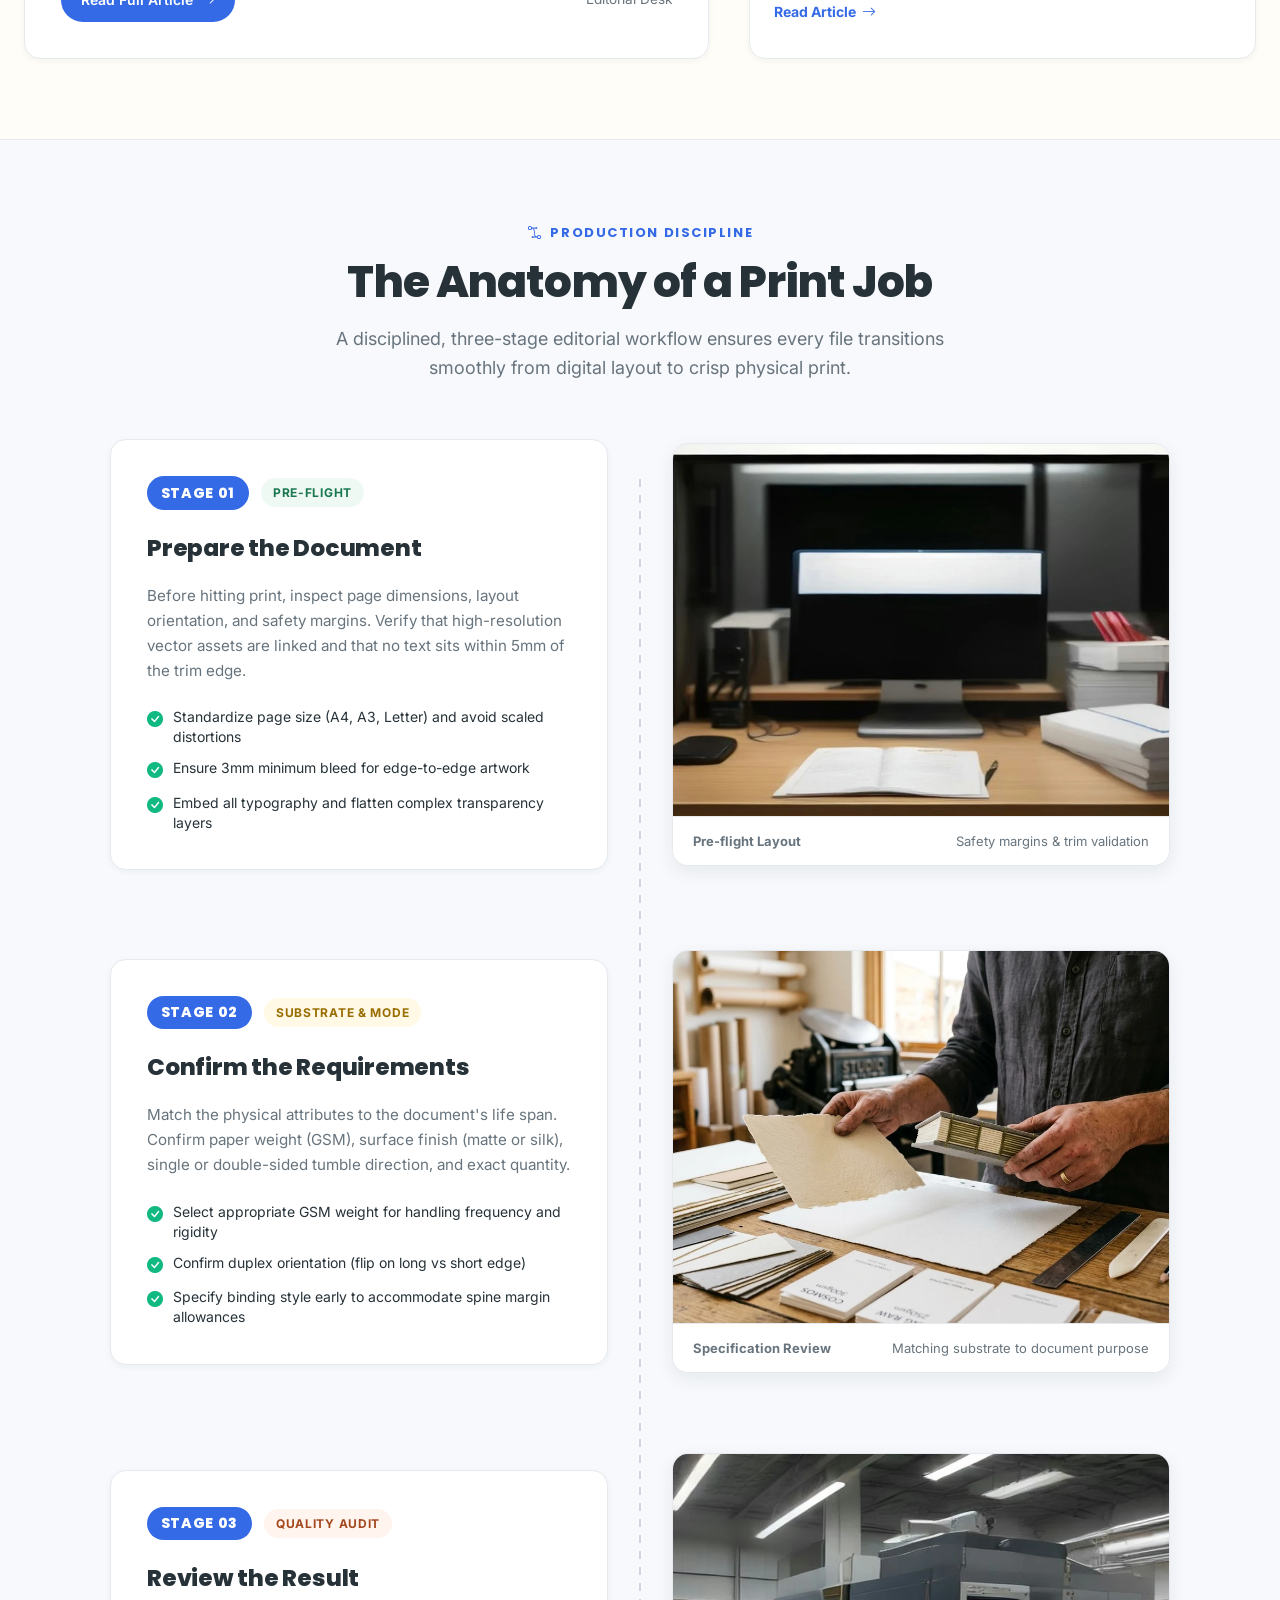
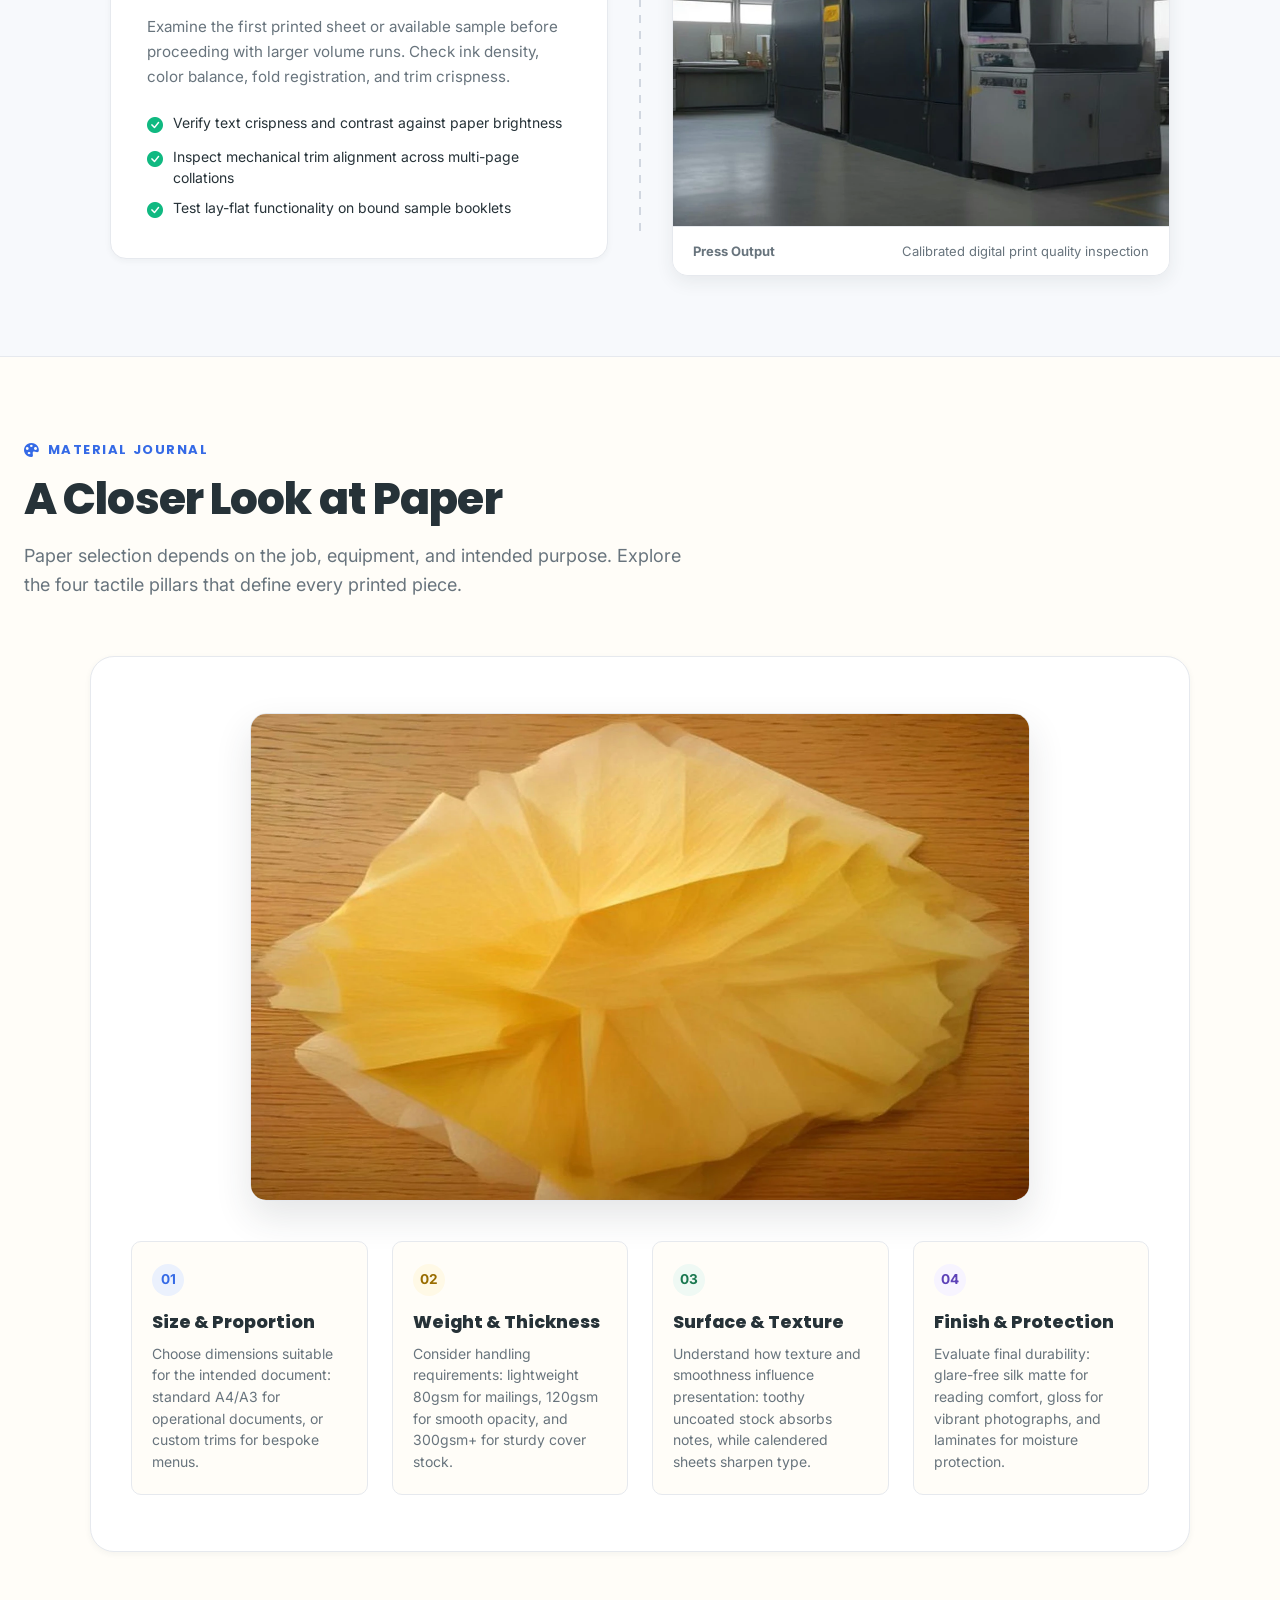
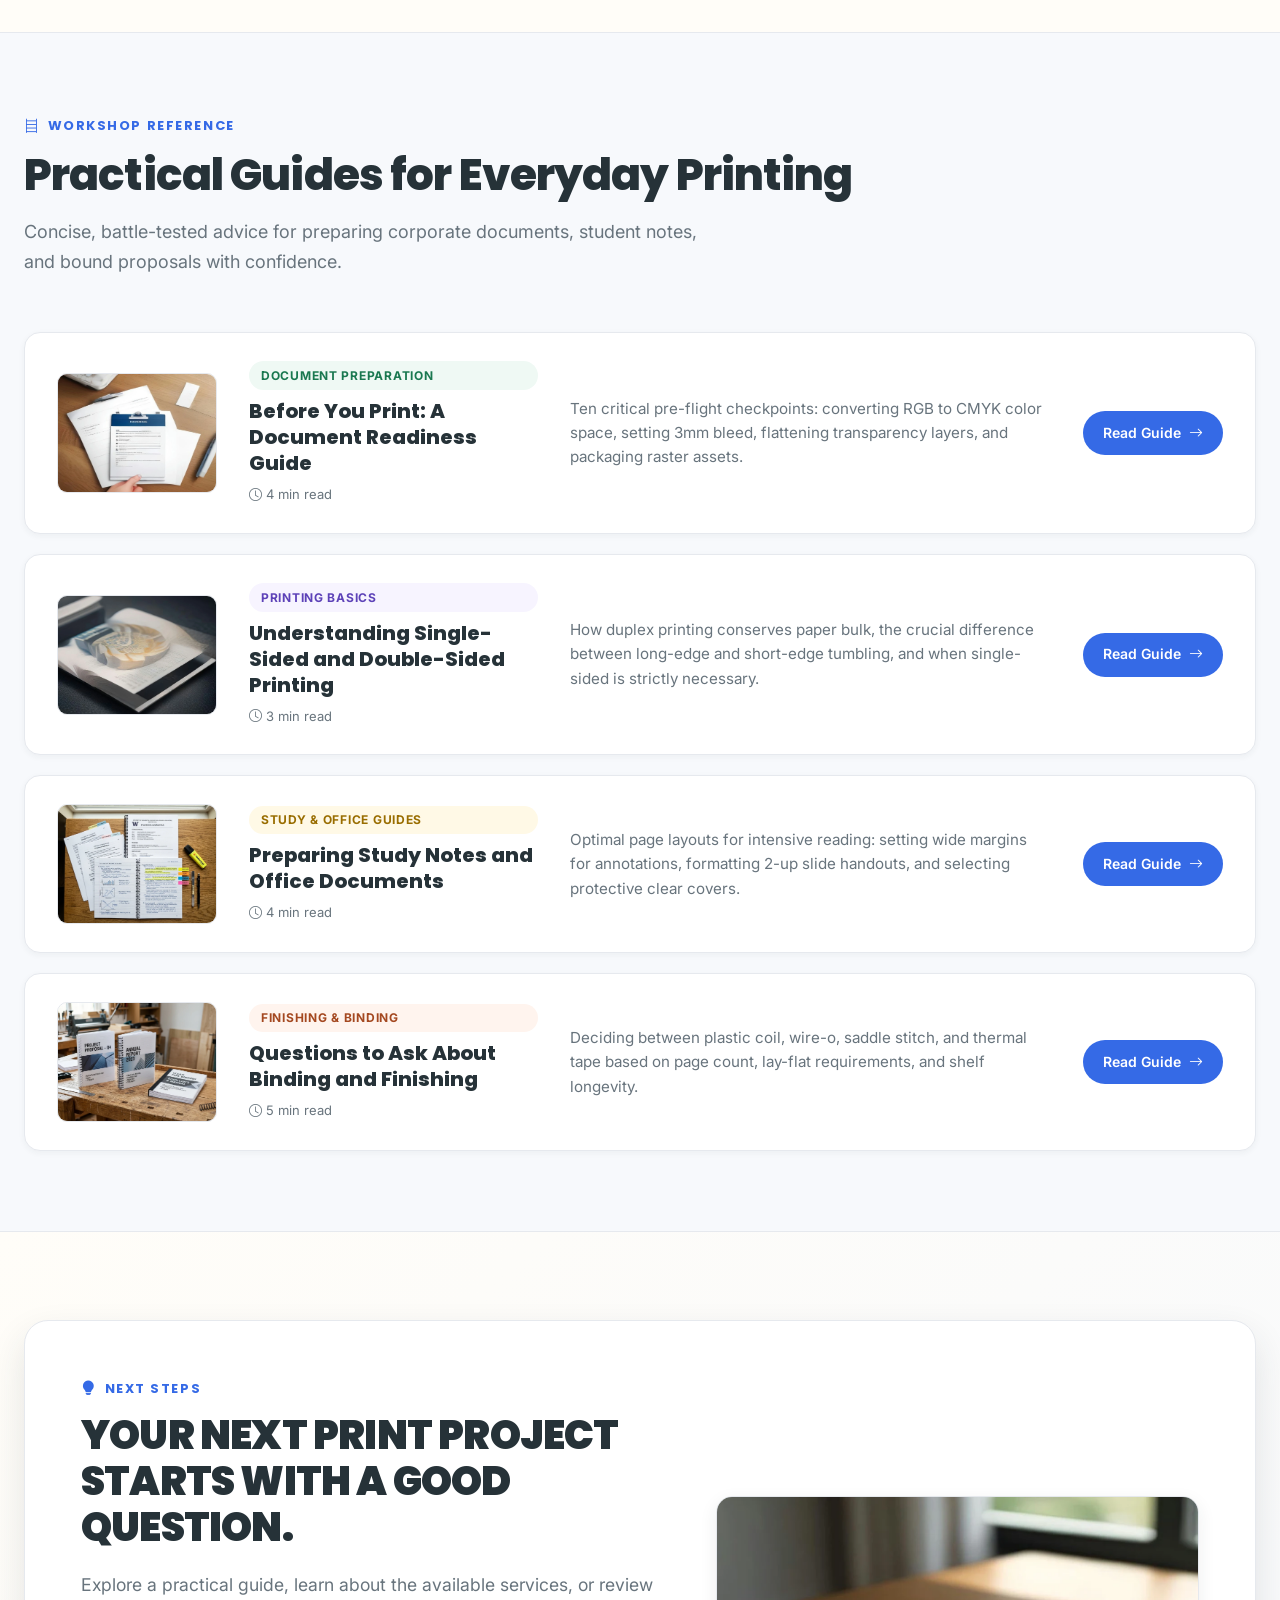
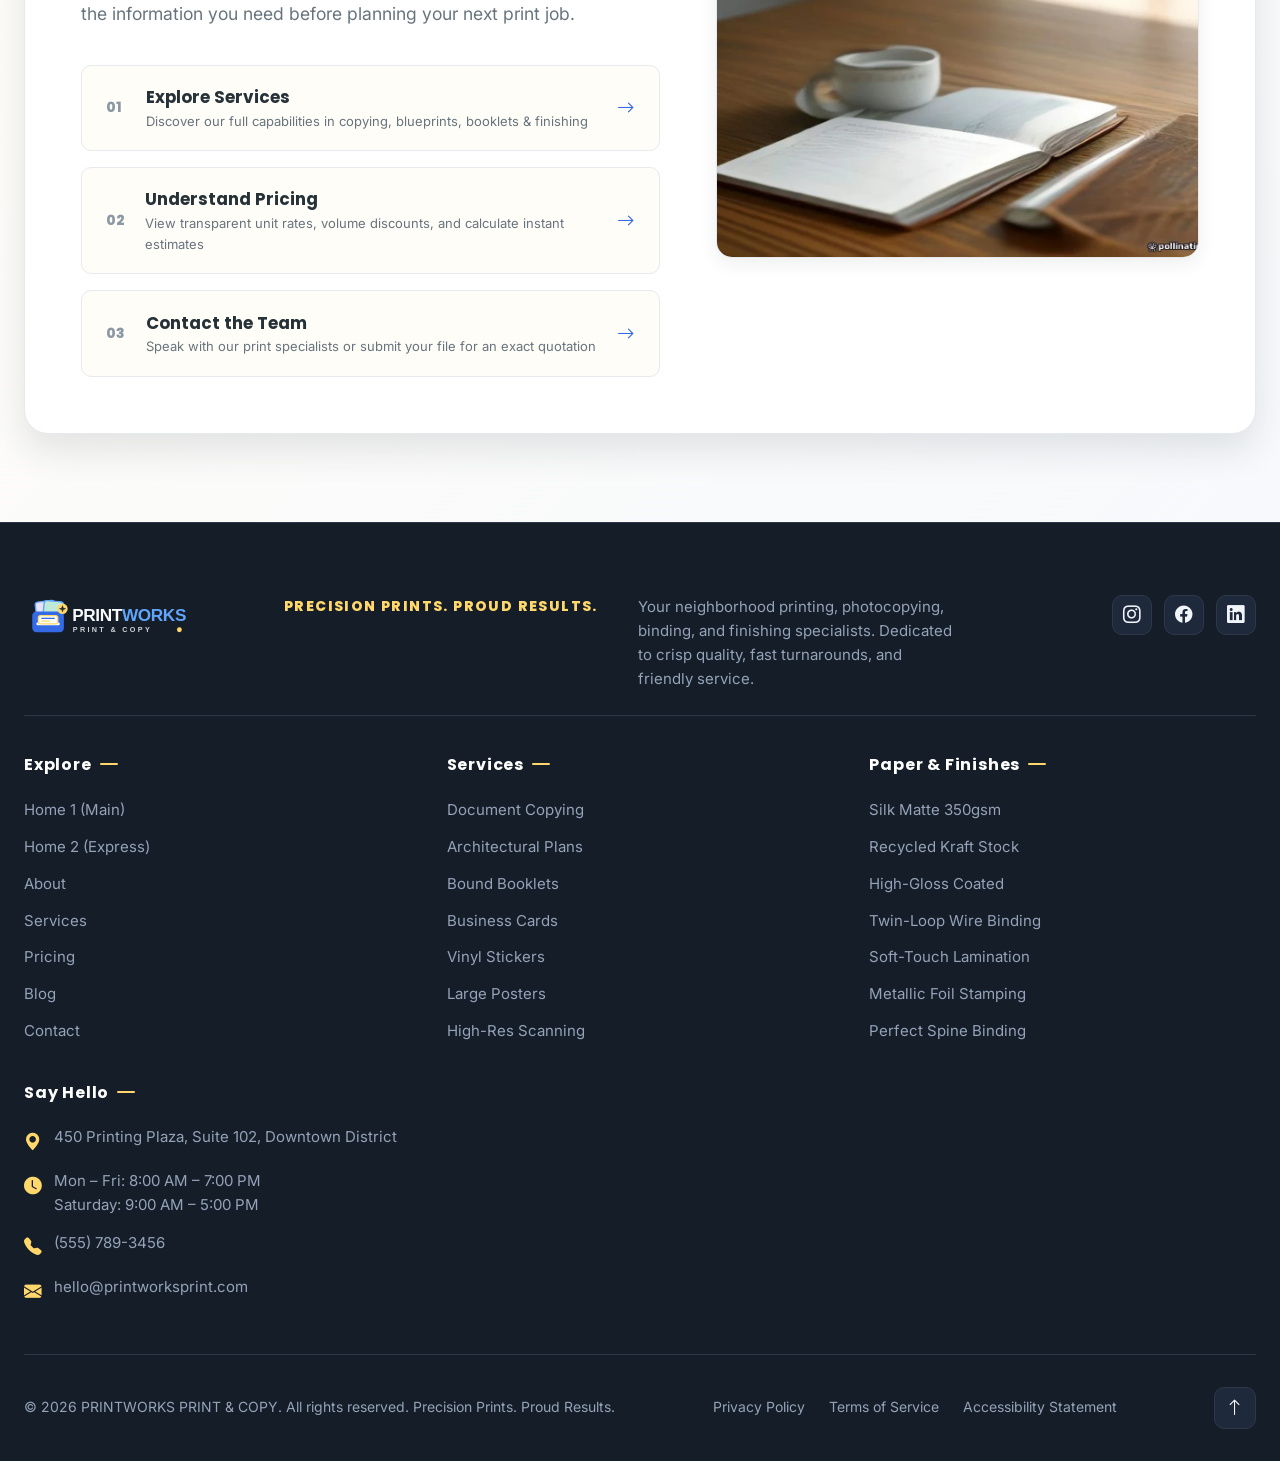
<file: blog.html>
<!DOCTYPE html>
<html lang="en" dir="ltr" data-theme="light">
<head>
  <meta charset="UTF-8">
  <meta name="viewport" content="width=device-width, initial-scale=1.0">
  <title>Printing Guides and Articles | PRINTWORKS PRINT &amp; COPY</title>
  <meta name="description" content="Explore comprehensive printing guides, paper stock comparisons, document preparation advice, and finishing choices from PRINTWORKS PRINT &amp; COPY.">

  <!-- Favicon -->
  <link rel="icon" type="image/svg+xml" href="assets/icons/favicon.svg">
  <link rel="apple-touch-icon" href="assets/icons/favicon.svg">

  <!-- Instant Theme & Direction Initialization (Prevents visible flash) -->
  <script>
    (function () {
      try {
        const savedTheme = localStorage.getItem('printworks_theme');
        if (savedTheme) {
          document.documentElement.setAttribute('data-theme', savedTheme);
        } else if (window.matchMedia && window.matchMedia('(prefers-color-scheme: dark)').matches) {
          document.documentElement.setAttribute('data-theme', 'dark');
        }
        const savedDir = localStorage.getItem('printworks_dir');
        if (savedDir) {
          document.documentElement.setAttribute('dir', savedDir);
          document.documentElement.setAttribute('lang', savedDir === 'rtl' ? 'ar' : 'en');
        }
      } catch (e) {}
    })();
  </script>

  <!-- Google Fonts: Poppins (Headings) & Inter (Body) -->
  <link rel="preconnect" href="https://fonts.googleapis.com">
  <link rel="preconnect" href="https://fonts.gstatic.com" crossorigin>
  <link href="https://fonts.googleapis.com/css2?family=Inter:wght@400;500;600;700&family=Poppins:wght@600;700;800;900&display=swap" rel="stylesheet">

  <!-- Bootstrap Icons -->
  <link rel="stylesheet" href="https://cdn.jsdelivr.net/npm/bootstrap-icons@1.11.3/font/bootstrap-icons.min.css">

  <!-- Stylesheets -->
  <link rel="stylesheet" href="assets/css/style.css">
  <link rel="stylesheet" href="assets/css/pages/blog.css">
  <link rel="stylesheet" href="assets/css/responsive.css">
</head>
<body>

  <!-- ========================================================================
       GLOBAL NAVBAR (DESKTOP 1281px+ | TABLET & MOBILE COLLAPSE 1280px-)
       ======================================================================== -->
  <header class="fg-navbar" role="banner">
    <div class="fg-container fg-navbar-inner">

      <!-- Brand Logo (Left Side) -->
      <a href="index.html" class="fg-brand" aria-label="PRINTWORKS PRINT &amp; COPY Homepage">
        <img src="assets/icons/logo.svg" alt="PRINTWORKS PRINT &amp; COPY" class="fg-brand-img fg-brand-img-light" width="240" height="48">
        <img src="assets/icons/logo-light.svg" alt="PRINTWORKS PRINT &amp; COPY" class="fg-brand-img fg-brand-img-dark" width="240" height="48">
      </a>

      <!-- Desktop Navigation Menu (Visible on 1281px+) -->
      <nav class="fg-nav-menu" aria-label="Primary Navigation">
        <!-- Home Dropdown -->
        <div class="fg-nav-dropdown">
          <a href="index.html" class="fg-nav-link" aria-haspopup="true" aria-expanded="false">
            <span>Home</span>
            <i class="bi bi-chevron-down" style="font-size: 0.75rem;" aria-hidden="true"></i>
          </a>
          <div class="fg-dropdown-menu" role="menu">
            <a href="index.html" class="fg-dropdown-link" role="menuitem">
              <i class="bi bi-house-door" aria-hidden="true"></i>
              <span>Home 1 (Main)</span>
            </a>
            <a href="home2.html" class="fg-dropdown-link" role="menuitem">
              <i class="bi bi-layout-text-window-reverse" aria-hidden="true"></i>
              <span>Home 2 (Express)</span>
            </a>
          </div>
        </div>

        <a href="about.html" class="fg-nav-link">About</a>
        <a href="services.html" class="fg-nav-link">Products</a>
        <a href="pricing.html" class="fg-nav-link">Deals</a>
        <a href="blog.html" class="fg-nav-link active" aria-current="page">Blog</a>
        <a href="contact.html" class="fg-nav-link">Contact</a>
      </nav>

      <!-- Right Side Controls & Actions -->
      <div class="fg-nav-controls">
        <!-- Dark Mode Toggle Button -->
        <button type="button" class="fg-icon-btn theme-toggle-btn" aria-label="Toggle dark mode" title="Toggle dark mode">
          <i class="bi bi-moon-stars-fill" aria-hidden="true"></i>
        </button>

        <!-- RTL / LTR Direction Toggle Button -->
        <button type="button" class="fg-icon-btn rtl-toggle-btn" aria-label="Toggle text direction" title="RTL / LTR Toggle">
          <i class="bi bi-arrow-left-right" aria-hidden="true"></i>
        </button>

        <!-- Desktop Action Button (Get a Quote) -->
        <button type="button" class="fg-btn fg-btn-primary fg-login-btn fg-navbar-cta" data-modal="login">
          <i class="bi bi-box-arrow-in-right" aria-hidden="true"></i>
          <span>Login</span>
        </button>

        <!-- Mobile & Tablet Hamburger Menu Toggle (<= 1280px) -->
        <button type="button" class="fg-hamburger-btn" aria-label="Open navigation menu" aria-expanded="false" aria-controls="mobile-drawer">
          <span></span>
          <span></span>
          <span></span>
        </button>
      </div>

    </div>
  </header>

  <!-- ========================================================================
       MOBILE & TABLET DRAWER MENU (MANDATORY RULE COMPLIANCE)
       Contains ALL navigation items, Home dropdown, utilities & login button
       ======================================================================== -->
  <div class="fg-drawer-backdrop" aria-hidden="true"></div>

  <aside id="mobile-drawer" class="fg-drawer" aria-label="Mobile Navigation Drawer" aria-hidden="true">
    <div class="fg-drawer-header">
      <a href="index.html" class="fg-brand" aria-label="PRINTWORKS PRINT &amp; COPY Homepage">
        <img src="assets/icons/logo.svg" alt="PRINTWORKS PRINT &amp; COPY" class="fg-brand-img fg-brand-img-light" width="200" height="40">
        <img src="assets/icons/logo-light.svg" alt="PRINTWORKS PRINT &amp; COPY" class="fg-brand-img fg-brand-img-dark" width="200" height="40">
      </a>
      <button type="button" class="fg-drawer-close" aria-label="Close navigation menu">
        <i class="bi bi-x-lg" aria-hidden="true"></i>
      </button>
    </div>

    <div class="fg-drawer-body">
      <nav class="fg-drawer-nav" aria-label="Mobile Menu Links">
        <!-- Home Dropdown -->
        <div class="fg-drawer-dropdown is-expanded">
          <button type="button" class="fg-drawer-link fg-drawer-dropdown-btn" aria-expanded="true">
            <span class="fg-drawer-link-inner">
              <i class="bi bi-house-door" aria-hidden="true"></i>
              <span>Home</span>
            </span>
            <i class="bi bi-chevron-down fg-drawer-chevron" aria-hidden="true"></i>
          </button>
          <div class="fg-drawer-submenu">
            <a href="index.html" class="fg-drawer-sublink">
              <i class="bi bi-arrow-right-short" aria-hidden="true"></i>
              <span>Home 1</span>
            </a>
            <a href="home2.html" class="fg-drawer-sublink">
              <i class="bi bi-arrow-right-short" aria-hidden="true"></i>
              <span>Home 2</span>
            </a>
          </div>
        </div>

        <a href="about.html" class="fg-drawer-link">
          <span class="fg-drawer-link-inner"><i class="bi bi-info-circle" aria-hidden="true"></i><span>About</span></span>
          <i class="bi bi-chevron-right" aria-hidden="true"></i>
        </a>
        <a href="services.html" class="fg-drawer-link">
          <span class="fg-drawer-link-inner"><i class="bi bi-printer" aria-hidden="true"></i><span>Products</span></span>
          <i class="bi bi-chevron-right" aria-hidden="true"></i>
        </a>
        <a href="pricing.html" class="fg-drawer-link">
          <span class="fg-drawer-link-inner"><i class="bi bi-tag" aria-hidden="true"></i><span>Deals</span></span>
          <i class="bi bi-chevron-right" aria-hidden="true"></i>
        </a>
        <a href="blog.html" class="fg-drawer-link active" aria-current="page">
          <span class="fg-drawer-link-inner"><i class="bi bi-journal-text" aria-hidden="true"></i><span>Blog</span></span>
          <i class="bi bi-check2" aria-hidden="true"></i>
        </a>
        <a href="contact.html" class="fg-drawer-link">
          <span class="fg-drawer-link-inner"><i class="bi bi-envelope" aria-hidden="true"></i><span>Contact</span></span>
          <i class="bi bi-chevron-right" aria-hidden="true"></i>
        </a>
      </nav>

      <div class="fg-drawer-divider"></div>

      <!-- Drawer Theme & Direction Controls -->
      <div class="fg-drawer-controls">
        <span class="fg-drawer-controls-label">Preferences</span>
        <div class="fg-drawer-toggle-group">
          <button type="button" class="fg-icon-btn theme-toggle-btn" aria-label="Toggle dark mode" title="Toggle dark mode">
            <i class="bi bi-moon-stars-fill" aria-hidden="true"></i>
          </button>
          <button type="button" class="fg-icon-btn rtl-toggle-btn" aria-label="Toggle text direction" title="RTL / LTR Toggle">
            <i class="bi bi-arrow-left-right" aria-hidden="true"></i>
          </button>
        </div>
      </div>
    </div>

    <!-- Drawer Footer with Login Button -->
    <div class="fg-drawer-footer">
      <button type="button" class="fg-btn fg-btn-primary fg-login-btn" style="width: 100%;">
        <i class="bi bi-box-arrow-in-right" aria-hidden="true"></i>
        <span>Login / Account</span>
      </button>
      <a href="contact.html#order-enquiry" class="fg-btn fg-btn-secondary" style="width: 100%;">
        <i class="bi bi-calculator" aria-hidden="true"></i>
        <span>Instant Quote</span>
      </a>
    </div>
  </aside>

  <!-- ========================================================================
       MAIN CONTENT: EXACTLY SEVEN UNIQUE EDITORIAL CONTENT SECTIONS
       ======================================================================== -->
  <main id="main-content">

    <!-- ----------------------------------------------------------------------
         SECTION 1: THE PRINT JOURNAL (OVERSIZED EDITORIAL MASTHEAD)
         ---------------------------------------------------------------------- -->
    <section id="blog-masthead" class="fg-blog-masthead" aria-labelledby="masthead-heading">
      <div class="fg-container">
        <div class="fg-masthead-grid">

          <!-- Left Slim Vertical Label Column (Desktop) -->
          <aside class="fg-masthead-vertical-col" aria-hidden="true">
            <span class="fg-masthead-vert-issue">VOL. 07</span>
            <span class="fg-masthead-vert-text">PAPER / PROCESS / PRINT</span>
            <span class="fg-masthead-vert-dot"></span>
          </aside>

          <!-- Center Asymmetrical Typographic Content -->
          <div class="fg-masthead-content">
            <div class="fg-masthead-eyebrow-row">
              <span class="fg-blog-eyebrow">
                <i class="bi bi-journal-bookmark-fill" aria-hidden="true"></i>
                THE PRINT JOURNAL
              </span>
              <span class="fg-masthead-issue-tag">Knowledge Journal</span>
            </div>

            <h1 id="masthead-heading" class="fg-masthead-h1">
              BETTER PRINTING <br>
              BEGINS WITH <span class="fg-highlight-text">BETTER IDEAS.</span>
            </h1>

            <p class="fg-masthead-desc">
              Discover practical guides to paper, documents, printing choices, and finishing details that help you make more informed decisions about your next print project.
            </p>

            <div class="fg-masthead-cta-row">
              <a href="#latest-articles" class="fg-masthead-jump-btn">
                <span>Explore Articles</span>
                <i class="bi bi-arrow-down" aria-hidden="true"></i>
              </a>
              <div class="fg-masthead-meta-pill">
                <i class="bi bi-book-half" aria-hidden="true"></i>
                <span>7 Practical Editorial Guides</span>
              </div>
            </div>
          </div>

          <!-- Right Offset Editorial Inset Photo -->
          <div class="fg-masthead-media-col">
            <figure class="fg-masthead-inset-card">
              <img src="assets/images/blog/blog-masthead.webp" alt="Editorial paper stock samples, open notebook, and printed proofs on studio table" width="1200" height="800">
              <figcaption class="fg-masthead-inset-caption">
                <span class="fg-masthead-caption-tag">Studio Notebook</span>
                <span>Tactile proofing &amp; layout review</span>
              </figcaption>
            </figure>
          </div>

        </div>
      </div>
    </section>

    <!-- ----------------------------------------------------------------------
         SECTION 2: EXPLORE THE KNOWLEDGE LIBRARY (NUMBERED EDITORIAL INDEX)
         ---------------------------------------------------------------------- -->
    <section id="blog-topics" class="fg-blog-section fg-blog-topics" aria-labelledby="topics-heading">
      <div class="fg-container">

        <div class="fg-blog-section-header">
          <span class="fg-blog-eyebrow">
            <i class="bi bi-collection-fill" aria-hidden="true"></i>
            CURATED TOPICS
          </span>
          <h2 id="topics-heading" class="fg-blog-heading">Explore the Knowledge Library</h2>
          <p class="fg-blog-lead">
            Select a specialized category below to filter our technical guides and document preparation workflows.
          </p>
        </div>

        <!-- Accessible Category Filter Controls -->
        <div class="fg-topics-filter-bar" role="toolbar" aria-label="Filter articles by topic">
          <span class="fg-filter-label"><i class="bi bi-funnel-fill" aria-hidden="true"></i> Filter:</span>
          <button type="button" class="fg-topic-filter-btn is-active" data-filter="all" aria-pressed="true">
            All Articles (7)
          </button>
          <button type="button" class="fg-topic-filter-btn" data-filter="Printing Basics" aria-pressed="false">
            01 Printing Basics
          </button>
          <button type="button" class="fg-topic-filter-btn" data-filter="Paper &amp; Materials" aria-pressed="false">
            02 Paper &amp; Materials
          </button>
          <button type="button" class="fg-topic-filter-btn" data-filter="Document Preparation" aria-pressed="false">
            03 Document Preparation
          </button>
          <button type="button" class="fg-topic-filter-btn" data-filter="Finishing &amp; Binding" aria-pressed="false">
            04 Finishing &amp; Binding
          </button>
          <button type="button" class="fg-topic-filter-btn" data-filter="Business Printing" aria-pressed="false">
            05 Business Printing
          </button>
          <button type="button" class="fg-topic-filter-btn" data-filter="Study &amp; Office Guides" aria-pressed="false">
            06 Study &amp; Office Guides
          </button>
        </div>

        <!-- Full-Width Numbered Editorial Index Rows -->
        <div class="fg-topic-list" role="region" aria-label="Knowledge Library Index List">

          <!-- Category 1 -->
          <div class="fg-topic-row" data-category="Printing Basics" role="button" tabindex="0" aria-label="Filter by Printing Basics category">
            <span class="fg-topic-num">01</span>
            <h3 class="fg-topic-name">Printing Basics</h3>
            <p class="fg-topic-desc">Understanding resolution, DPI thresholds, toner vs ink technologies, and single-sided versus duplex tumbling.</p>
            <span class="fg-topic-action">
              <span>View Guides</span>
              <i class="bi bi-arrow-right" aria-hidden="true"></i>
            </span>
          </div>

          <!-- Category 2 -->
          <div class="fg-topic-row" data-category="Paper &amp; Materials" role="button" tabindex="0" aria-label="Filter by Paper and Materials category">
            <span class="fg-topic-num">02</span>
            <h3 class="fg-topic-name">Paper &amp; Materials</h3>
            <p class="fg-topic-desc">Comparing paper weights from 80gsm to 350gsm, tactile textures, opacity, and coated versus uncoated stocks.</p>
            <span class="fg-topic-action">
              <span>View Guides</span>
              <i class="bi bi-arrow-right" aria-hidden="true"></i>
            </span>
          </div>

          <!-- Category 3 -->
          <div class="fg-topic-row" data-category="Document Preparation" role="button" tabindex="0" aria-label="Filter by Document Preparation category">
            <span class="fg-topic-num">03</span>
            <h3 class="fg-topic-name">Document Preparation</h3>
            <p class="fg-topic-desc">Standard bleed specifications, safe margins, PDF export presets, and embedding vector fonts cleanly.</p>
            <span class="fg-topic-action">
              <span>View Guides</span>
              <i class="bi bi-arrow-right" aria-hidden="true"></i>
            </span>
          </div>

          <!-- Category 4 -->
          <div class="fg-topic-row" data-category="Finishing &amp; Binding" role="button" tabindex="0" aria-label="Filter by Finishing and Binding category">
            <span class="fg-topic-num">04</span>
            <h3 class="fg-topic-name">Finishing &amp; Binding</h3>
            <p class="fg-topic-desc">Choosing between twin-loop wire, plastic coil, saddle stitch, thermal tape, and protective lamination.</p>
            <span class="fg-topic-action">
              <span>View Guides</span>
              <i class="bi bi-arrow-right" aria-hidden="true"></i>
            </span>
          </div>

          <!-- Category 5 -->
          <div class="fg-topic-row" data-category="Business Printing" role="button" tabindex="0" aria-label="Filter by Business Printing category">
            <span class="fg-topic-num">05</span>
            <h3 class="fg-topic-name">Business Printing</h3>
            <p class="fg-topic-desc">Specifications for corporate identity collateral, annual reports, presentation decks, and event posters.</p>
            <span class="fg-topic-action">
              <span>View Guides</span>
              <i class="bi bi-arrow-right" aria-hidden="true"></i>
            </span>
          </div>

          <!-- Category 6 -->
          <div class="fg-topic-row" data-category="Study &amp; Office Guides" role="button" tabindex="0" aria-label="Filter by Study and Office Guides category">
            <span class="fg-topic-num">06</span>
            <h3 class="fg-topic-name">Study &amp; Office Guides</h3>
            <p class="fg-topic-desc">Fast, cost-efficient formatting for lecture slides, thesis binding, architectural plans, and office handouts.</p>
            <span class="fg-topic-action">
              <span>View Guides</span>
              <i class="bi bi-arrow-right" aria-hidden="true"></i>
            </span>
          </div>

        </div>

      </div>
    </section>

    <!-- ----------------------------------------------------------------------
         SECTION 3: STORIES WORTH READING (FEATURED STORY + READING COLUMN)
         ---------------------------------------------------------------------- -->
    <section id="latest-articles" class="fg-blog-section fg-latest-articles" aria-labelledby="stories-heading">
      <div class="fg-container">

        <div class="fg-blog-section-header">
          <span class="fg-blog-eyebrow">
            <i class="bi bi-pen-fill" aria-hidden="true"></i>
            FEATURED ARTICLES
          </span>
          <h2 id="stories-heading" class="fg-blog-heading">Stories Worth Reading</h2>
          <p class="fg-blog-lead">
            In-depth perspectives from our workshop bench on paper mechanics, digital prepress, and color discipline.
          </p>
        </div>

        <!-- Asymmetric Editorial Story Layout -->
        <div class="fg-stories-layout">

          <!-- Left Side: Large Featured Editorial Story -->
          <article class="fg-featured-card" data-category="Paper &amp; Materials">
            <div class="fg-featured-media">
              <span class="fg-cat-badge cat-paper fg-featured-tag-float">
                <i class="bi bi-layers-half" aria-hidden="true"></i>
                Paper &amp; Materials
              </span>
              <img src="assets/images/blog/blog-featured-paper.webp" alt="Tactile luxury paper stocks, card envelopes, and stationery sheets fanned out on table" width="1200" height="800">
            </div>

            <div class="fg-featured-body">
              <div class="fg-featured-meta-row">
                <span><i class="bi bi-clock" aria-hidden="true"></i> 5 min read</span>
                <span>•</span>
                <span>Essential Guide</span>
              </div>

              <h3 class="fg-featured-title">
                <a href="#article-paper-selection" data-article-id="article-paper-selection">
                  Choosing Paper That Suits Your Print Project
                </a>
              </h3>

              <p class="fg-featured-excerpt">
                Paper size, weight, texture, finish, and intended use directly influence both the aesthetic appeal and practical durability of any printed document. Learn how to balance GSM thickness with handling comfort and ink holdout.
              </p>

              <div class="fg-featured-footer">
                <button type="button" class="fg-read-btn" data-article-id="article-paper-selection" aria-haspopup="dialog">
                  <span>Read Full Article</span>
                  <i class="bi bi-arrow-right" aria-hidden="true"></i>
                </button>
                <span class="fg-masthead-meta-pill">Editorial Desk</span>
              </div>
            </div>
          </article>

          <!-- Right Side: Narrow Vertical Reading Column -->
          <div class="fg-sidebar-column">

            <!-- Article 2 -->
            <article class="fg-secondary-card" data-category="Document Preparation">
              <div class="fg-secondary-media">
                <img src="assets/images/blog/blog-file-check.webp" alt="Architectural and graphic drafting desk with layout proofs and rulers" width="1000" height="700">
              </div>

              <div class="fg-secondary-body">
                <div class="fg-secondary-meta-row">
                  <span class="fg-cat-badge cat-file">Document Preparation</span>
                  <span class="fg-secondary-read-time"><i class="bi bi-clock" aria-hidden="true"></i> 4 min read</span>
                </div>

                <h3 class="fg-secondary-title">
                  <a href="#article-file-check" data-article-id="article-file-check">
                    The Final File Check Before Printing
                  </a>
                </h3>

                <p class="fg-secondary-excerpt">
                  Why verifying page dimensions, orientation, bleed margins, and page order prevents unexpected crop lines and reprints.
                </p>

                <div class="fg-secondary-footer">
                  <button type="button" class="fg-inline-read-link" data-article-id="article-file-check" aria-haspopup="dialog">
                    <span>Read Article</span>
                    <i class="bi bi-arrow-right" aria-hidden="true"></i>
                  </button>
                </div>
              </div>
            </article>

            <!-- Article 3 -->
            <article class="fg-secondary-card" data-category="Printing Basics">
              <div class="fg-secondary-media">
                <img src="assets/images/blog/blog-color-guide.webp" alt="Color swatch cards, CMYK print samples, and paper palettes on workbench" width="1000" height="700">
              </div>

              <div class="fg-secondary-body">
                <div class="fg-secondary-meta-row">
                  <span class="fg-cat-badge cat-color">Printing Basics</span>
                  <span class="fg-secondary-read-time"><i class="bi bi-clock" aria-hidden="true"></i> 3 min read</span>
                </div>

                <h3 class="fg-secondary-title">
                  <a href="#article-color-guide" data-article-id="article-color-guide">
                    Color or Monochrome? Making the Right Choice
                  </a>
                </h3>

                <p class="fg-secondary-excerpt">
                  Balancing document purpose, visual readability, and budget: when black-and-white excels and when full CMYK is essential.
                </p>

                <div class="fg-secondary-footer">
                  <button type="button" class="fg-inline-read-link" data-article-id="article-color-guide" aria-haspopup="dialog">
                    <span>Read Article</span>
                    <i class="bi bi-arrow-right" aria-hidden="true"></i>
                  </button>
                </div>
              </div>
            </article>

          </div>

        </div>

        <!-- Filter Notice if No Matching Articles -->
        <div id="fg-empty-filter-notice" style="display: none; text-align: center; padding: 3rem 1rem;">
          <i class="bi bi-journal-x" style="font-size: 2.5rem; color: var(--text-subtle); margin-bottom: 1rem; display: block;"></i>
          <h3 style="font-family: var(--font-heading); color: var(--text-main); margin-bottom: 0.5rem;">No matching articles found in this view</h3>
          <p style="color: var(--text-muted); margin-bottom: 1.5rem;">Try choosing "All Articles" or another category.</p>
          <button type="button" class="fg-btn fg-btn-primary" onclick="document.querySelector('.fg-topic-filter-btn[data-filter=\'all\']').click()">
            Show All Articles
          </button>
        </div>

      </div>
    </section>

    <!-- ----------------------------------------------------------------------
         SECTION 4: THE ANATOMY OF A PRINT JOB (VERTICAL EDITORIAL PROCESS)
         ---------------------------------------------------------------------- -->
    <section id="print-anatomy" class="fg-blog-section fg-print-anatomy" aria-labelledby="anatomy-heading">
      <div class="fg-container">

        <div class="fg-blog-section-header" style="text-align: center; max-width: 720px; margin-inline: auto;">
          <span class="fg-blog-eyebrow">
            <i class="bi bi-bezier2" aria-hidden="true"></i>
            PRODUCTION DISCIPLINE
          </span>
          <h2 id="anatomy-heading" class="fg-blog-heading">The Anatomy of a Print Job</h2>
          <p class="fg-blog-lead" style="margin-inline: auto;">
            A disciplined, three-stage editorial workflow ensures every file transitions smoothly from digital layout to crisp physical print.
          </p>
        </div>

        <!-- Vertical Process Sequence with Alternating Image & Text -->
        <div class="fg-process-timeline">

          <!-- Stage 1 -->
          <div class="fg-process-stage">
            <div class="fg-stage-card">
              <div class="fg-stage-badge-row">
                <span class="fg-stage-number">STAGE 01</span>
                <span class="fg-cat-badge cat-file">Pre-Flight</span>
              </div>
              <h3 class="fg-stage-title">Prepare the Document</h3>
              <p class="fg-stage-desc">
                Before hitting print, inspect page dimensions, layout orientation, and safety margins. Verify that high-resolution vector assets are linked and that no text sits within 5mm of the trim edge.
              </p>
              <ul class="fg-stage-checkpoints">
                <li><i class="bi bi-check-circle-fill" aria-hidden="true"></i> Standardize page size (A4, A3, Letter) and avoid scaled distortions</li>
                <li><i class="bi bi-check-circle-fill" aria-hidden="true"></i> Ensure 3mm minimum bleed for edge-to-edge artwork</li>
                <li><i class="bi bi-check-circle-fill" aria-hidden="true"></i> Embed all typography and flatten complex transparency layers</li>
              </ul>
            </div>

            <figure class="fg-stage-media">
              <img src="assets/images/blog/blog-process-file.webp" alt="Digital workstation inspecting document layout, safe zones, and margins" width="1000" height="700">
              <figcaption class="fg-stage-caption">
                <strong>Pre-flight Layout</strong>
                <span>Safety margins &amp; trim validation</span>
              </figcaption>
            </figure>
          </div>

          <!-- Stage 2 (Alternating side) -->
          <div class="fg-process-stage is-reversed">
            <figure class="fg-stage-media">
              <img src="assets/images/blog/blog-process-paper.webp" alt="Hands examining and comparing printed proof sheets under studio light" width="1000" height="700">
              <figcaption class="fg-stage-caption">
                <strong>Specification Review</strong>
                <span>Matching substrate to document purpose</span>
              </figcaption>
            </figure>

            <div class="fg-stage-card">
              <div class="fg-stage-badge-row">
                <span class="fg-stage-number">STAGE 02</span>
                <span class="fg-cat-badge cat-paper">Substrate &amp; Mode</span>
              </div>
              <h3 class="fg-stage-title">Confirm the Requirements</h3>
              <p class="fg-stage-desc">
                Match the physical attributes to the document's life span. Confirm paper weight (GSM), surface finish (matte or silk), single or double-sided tumble direction, and exact quantity.
              </p>
              <ul class="fg-stage-checkpoints">
                <li><i class="bi bi-check-circle-fill" aria-hidden="true"></i> Select appropriate GSM weight for handling frequency and rigidity</li>
                <li><i class="bi bi-check-circle-fill" aria-hidden="true"></i> Confirm duplex orientation (flip on long vs short edge)</li>
                <li><i class="bi bi-check-circle-fill" aria-hidden="true"></i> Specify binding style early to accommodate spine margin allowances</li>
              </ul>
            </div>
          </div>

          <!-- Stage 3 -->
          <div class="fg-process-stage">
            <div class="fg-stage-card">
              <div class="fg-stage-badge-row">
                <span class="fg-stage-number">STAGE 03</span>
                <span class="fg-cat-badge cat-binding">Quality Audit</span>
              </div>
              <h3 class="fg-stage-title">Review the Result</h3>
              <p class="fg-stage-desc">
                Examine the first printed sheet or available sample before proceeding with larger volume runs. Check ink density, color balance, fold registration, and trim crispness.
              </p>
              <ul class="fg-stage-checkpoints">
                <li><i class="bi bi-check-circle-fill" aria-hidden="true"></i> Verify text crispness and contrast against paper brightness</li>
                <li><i class="bi bi-check-circle-fill" aria-hidden="true"></i> Inspect mechanical trim alignment across multi-page collations</li>
                <li><i class="bi bi-check-circle-fill" aria-hidden="true"></i> Test lay-flat functionality on bound sample booklets</li>
              </ul>
            </div>

            <figure class="fg-stage-media">
              <img src="assets/images/blog/blog-process-output.webp" alt="Freshly printed full-color sheets and editorial materials from digital press" width="1000" height="700">
              <figcaption class="fg-stage-caption">
                <strong>Press Output</strong>
                <span>Calibrated digital print quality inspection</span>
              </figcaption>
            </figure>
          </div>

        </div>

      </div>
    </section>

    <!-- ----------------------------------------------------------------------
         SECTION 5: A CLOSER LOOK AT PAPER (FLOATING ANNOTATION LABELS)
         ---------------------------------------------------------------------- -->
    <section id="paper-notes" class="fg-blog-section fg-paper-notes" aria-labelledby="paper-notes-heading">
      <div class="fg-container">

        <div class="fg-blog-section-header">
          <span class="fg-blog-eyebrow">
            <i class="bi bi-palette-fill" aria-hidden="true"></i>
            MATERIAL JOURNAL
          </span>
          <h2 id="paper-notes-heading" class="fg-blog-heading">A Closer Look at Paper</h2>
          <p class="fg-blog-lead">
            Paper selection depends on the job, equipment, and intended purpose. Explore the four tactile pillars that define every printed piece.
          </p>
        </div>

        <!-- Layered Editorial Composition with Annotated Focus Points -->
        <div class="fg-paper-display-wrapper">

          <!-- Main Macro Photo -->
          <div class="fg-paper-hero-img-box">
            <img src="assets/images/blog/blog-paper-notes.webp" alt="Detailed macro overhead view of textured cardstock and fine paper surfaces" width="1400" height="900">
          </div>

          <!-- 4 Distinct Floating / Reflow Annotation Callouts -->
          <div class="fg-paper-annotations-grid">

            <!-- Annotation 1: Size -->
            <div class="fg-annotation-card pin-size">
              <div class="fg-annotation-pin">01</div>
              <h3 class="fg-annotation-label">Size &amp; Proportion</h3>
              <p class="fg-annotation-desc">
                Choose dimensions suitable for the intended document: standard A4/A3 for operational documents, or custom trims for bespoke menus.
              </p>
            </div>

            <!-- Annotation 2: Weight -->
            <div class="fg-annotation-card pin-weight">
              <div class="fg-annotation-pin">02</div>
              <h3 class="fg-annotation-label">Weight &amp; Thickness</h3>
              <p class="fg-annotation-desc">
                Consider handling requirements: lightweight 80gsm for mailings, 120gsm for smooth opacity, and 300gsm+ for sturdy cover stock.
              </p>
            </div>

            <!-- Annotation 3: Surface -->
            <div class="fg-annotation-card pin-surface">
              <div class="fg-annotation-pin">03</div>
              <h3 class="fg-annotation-label">Surface &amp; Texture</h3>
              <p class="fg-annotation-desc">
                Understand how texture and smoothness influence presentation: toothy uncoated stock absorbs notes, while calendered sheets sharpen type.
              </p>
            </div>

            <!-- Annotation 4: Finish -->
            <div class="fg-annotation-card pin-finish">
              <div class="fg-annotation-pin">04</div>
              <h3 class="fg-annotation-label">Finish &amp; Protection</h3>
              <p class="fg-annotation-desc">
                Evaluate final durability: glare-free silk matte for reading comfort, gloss for vibrant photographs, and laminates for moisture protection.
              </p>
            </div>

          </div>

        </div>

      </div>
    </section>

    <!-- ----------------------------------------------------------------------
         SECTION 6: PRACTICAL GUIDES FOR EVERYDAY PRINTING (READING SHELF)
         ---------------------------------------------------------------------- -->
    <section id="practical-guides" class="fg-blog-section fg-practical-guides" aria-labelledby="guides-heading">
      <div class="fg-container">

        <div class="fg-blog-section-header">
          <span class="fg-blog-eyebrow">
            <i class="bi bi-bookshelf" aria-hidden="true"></i>
            WORKSHOP REFERENCE
          </span>
          <h2 id="guides-heading" class="fg-blog-heading">Practical Guides for Everyday Printing</h2>
          <p class="fg-blog-lead">
            Concise, battle-tested advice for preparing corporate documents, student notes, and bound proposals with confidence.
          </p>
        </div>

        <!-- Typographic Reading Shelf: Horizontal Article Rows -->
        <div class="fg-guides-shelf">

          <!-- Guide 1 -->
          <article class="fg-guide-row" data-category="Document Preparation">
            <div class="fg-guide-thumb">
              <img src="assets/images/blog/blog-guide-readiness.webp" alt="Pre-flight checklist sheets, binder notes, and pen on studio desk" width="900" height="650">
            </div>

            <div class="fg-guide-title-col">
              <span class="fg-cat-badge cat-file">Document Preparation</span>
              <h3 class="fg-guide-title">
                <a href="#article-readiness-guide" data-article-id="article-readiness-guide">
                  Before You Print: A Document Readiness Guide
                </a>
              </h3>
              <span class="fg-guide-meta-sub"><i class="bi bi-clock" aria-hidden="true"></i> 4 min read</span>
            </div>

            <p class="fg-guide-desc-col">
              Ten critical pre-flight checkpoints: converting RGB to CMYK color space, setting 3mm bleed, flattening transparency layers, and packaging raster assets.
            </p>

            <div class="fg-guide-action-col">
              <button type="button" class="fg-read-btn" data-article-id="article-readiness-guide" aria-haspopup="dialog">
                <span>Read Guide</span>
                <i class="bi bi-arrow-right" aria-hidden="true"></i>
              </button>
            </div>
          </article>

          <!-- Guide 2 -->
          <article class="fg-guide-row" data-category="Printing Basics">
            <div class="fg-guide-thumb">
              <img src="assets/images/blog/blog-guide-duplex.webp" alt="Open booklet, catalog, and double-sided printed handbook pages" width="900" height="650">
            </div>

            <div class="fg-guide-title-col">
              <span class="fg-cat-badge cat-color">Printing Basics</span>
              <h3 class="fg-guide-title">
                <a href="#article-duplex-printing" data-article-id="article-duplex-printing">
                  Understanding Single-Sided and Double-Sided Printing
                </a>
              </h3>
              <span class="fg-guide-meta-sub"><i class="bi bi-clock" aria-hidden="true"></i> 3 min read</span>
            </div>

            <p class="fg-guide-desc-col">
              How duplex printing conserves paper bulk, the crucial difference between long-edge and short-edge tumbling, and when single-sided is strictly necessary.
            </p>

            <div class="fg-guide-action-col">
              <button type="button" class="fg-read-btn" data-article-id="article-duplex-printing" aria-haspopup="dialog">
                <span>Read Guide</span>
                <i class="bi bi-arrow-right" aria-hidden="true"></i>
              </button>
            </div>
          </article>

          <!-- Guide 3 -->
          <article class="fg-guide-row" data-category="Study &amp; Office Guides">
            <div class="fg-guide-thumb">
              <img src="assets/images/blog/blog-guide-studynotes.webp" alt="Neatly organized university study notes, coursepack syllabus, yellow highlighter, and sticky note tabs" width="900" height="650" loading="lazy">
            </div>

            <div class="fg-guide-title-col">
              <span class="fg-cat-badge cat-paper">Study &amp; Office Guides</span>
              <h3 class="fg-guide-title">
                <a href="#article-study-notes" data-article-id="article-study-notes">
                  Preparing Study Notes and Office Documents
                </a>
              </h3>
              <span class="fg-guide-meta-sub"><i class="bi bi-clock" aria-hidden="true"></i> 4 min read</span>
            </div>

            <p class="fg-guide-desc-col">
              Optimal page layouts for intensive reading: setting wide margins for annotations, formatting 2-up slide handouts, and selecting protective clear covers.
            </p>

            <div class="fg-guide-action-col">
              <button type="button" class="fg-read-btn" data-article-id="article-study-notes" aria-haspopup="dialog">
                <span>Read Guide</span>
                <i class="bi bi-arrow-right" aria-hidden="true"></i>
              </button>
            </div>
          </article>

          <!-- Guide 4 -->
          <article class="fg-guide-row" data-category="Finishing &amp; Binding">
            <div class="fg-guide-thumb">
              <img src="assets/images/blog/blog-guide-binding.webp" alt="Display of document binding methods including plastic spiral comb, wire-o coil, and clean tape binding" width="900" height="650" loading="lazy">
            </div>

            <div class="fg-guide-title-col">
              <span class="fg-cat-badge cat-binding">Finishing &amp; Binding</span>
              <h3 class="fg-guide-title">
                <a href="#article-binding-finishing" data-article-id="article-binding-finishing">
                  Questions to Ask About Binding and Finishing
                </a>
              </h3>
              <span class="fg-guide-meta-sub"><i class="bi bi-clock" aria-hidden="true"></i> 5 min read</span>
            </div>

            <p class="fg-guide-desc-col">
              Deciding between plastic coil, wire-o, saddle stitch, and thermal tape based on page count, lay-flat requirements, and shelf longevity.
            </p>

            <div class="fg-guide-action-col">
              <button type="button" class="fg-read-btn" data-article-id="article-binding-finishing" aria-haspopup="dialog">
                <span>Read Guide</span>
                <i class="bi bi-arrow-right" aria-hidden="true"></i>
              </button>
            </div>
          </article>

        </div>

      </div>
    </section>

    <!-- ----------------------------------------------------------------------
         SECTION 7: KEEP LEARNING, KEEP PRINTING (COMPACT EDITORIAL INVITATION)
         ---------------------------------------------------------------------- -->
    <section id="blog-closing" class="fg-blog-section fg-blog-closing" aria-labelledby="closing-heading">
      <div class="fg-container">

        <div class="fg-closing-panel">

          <!-- Left Editorial Content & Staggered Action Rows -->
          <div class="fg-closing-content">
            <span class="fg-blog-eyebrow">
              <i class="bi bi-lightbulb-fill" aria-hidden="true"></i>
              NEXT STEPS
            </span>
            <h2 id="closing-heading" class="fg-closing-h2">
              YOUR NEXT PRINT PROJECT STARTS WITH A GOOD QUESTION.
            </h2>
            <p class="fg-closing-desc">
              Explore a practical guide, learn about the available services, or review the information you need before planning your next print job.
            </p>

            <!-- Staggered Typographic Next-Step Links -->
            <div class="fg-staggered-links">

              <!-- Action 1 -->
              <a href="services.html" class="fg-staggered-item">
                <div class="fg-staggered-left">
                  <span class="fg-staggered-idx">01</span>
                  <div>
                    <div class="fg-staggered-label">Explore Services</div>
                    <div class="fg-staggered-sub">Discover our full capabilities in copying, blueprints, booklets &amp; finishing</div>
                  </div>
                </div>
                <i class="bi bi-arrow-right fg-staggered-icon" aria-hidden="true"></i>
              </a>

              <!-- Action 2 -->
              <a href="pricing.html" class="fg-staggered-item">
                <div class="fg-staggered-left">
                  <span class="fg-staggered-idx">02</span>
                  <div>
                    <div class="fg-staggered-label">Understand Pricing</div>
                    <div class="fg-staggered-sub">View transparent unit rates, volume discounts, and calculate instant estimates</div>
                  </div>
                </div>
                <i class="bi bi-arrow-right fg-staggered-icon" aria-hidden="true"></i>
              </a>

              <!-- Action 3 -->
              <a href="contact.html#order-enquiry" class="fg-staggered-item">
                <div class="fg-staggered-left">
                  <span class="fg-staggered-idx">03</span>
                  <div>
                    <div class="fg-staggered-label">Contact the Team</div>
                    <div class="fg-staggered-sub">Speak with our print specialists or submit your file for an exact quotation</div>
                  </div>
                </div>
                <i class="bi bi-arrow-right fg-staggered-icon" aria-hidden="true"></i>
              </a>

            </div>
          </div>

          <!-- Right Supporting Photograph Inset -->
          <div class="fg-closing-media-col">
            <figure class="fg-closing-card-inset">
              <img src="assets/images/blog/blog-closing.webp" alt="Calm editorial reading space with open notebook, coffee, and sunlight" width="1200" height="800">
            </figure>
          </div>

        </div>

      </div>
    </section>

  </main>

  <!-- ========================================================================
       ACCESSIBLE EDITORIAL ARTICLE READER MODAL (IN-PAGE KNOWLEDGE READER)
       ======================================================================== -->
  <div id="article-reader-modal" class="fg-article-modal-backdrop" aria-hidden="true" role="dialog" aria-modal="true" aria-labelledby="reader-title">
    <div class="fg-article-modal-card">
      <button type="button" class="fg-article-modal-close" aria-label="Close article reader">
        <i class="bi bi-x-lg" aria-hidden="true"></i>
      </button>

      <div class="fg-article-reader-header">
        <div class="fg-article-reader-meta">
          <span id="reader-badge" class="fg-cat-badge">Category</span>
          <span id="reader-time" style="font-size: 0.8125rem; color: var(--text-muted);"><i class="bi bi-clock" aria-hidden="true"></i> 5 min read</span>
          <span style="font-size: 0.8125rem; color: var(--text-muted);">•</span>
          <span style="font-size: 0.8125rem; color: var(--text-muted);">PRINTWORKS Journal</span>
        </div>
        <h2 id="reader-title" class="fg-article-reader-title">Article Headline</h2>
        <p id="reader-lead" class="fg-article-reader-lead">Article Lead Excerpt</p>
      </div>

      <div id="reader-content" class="fg-article-reader-content">
        <!-- Injected via JavaScript -->
      </div>
    </div>
  </div>

  <!-- ========================================================================
       SHARED FOOTER (IDENTICAL TO index.html)
       ======================================================================== -->
  <footer class="fg-footer" role="contentinfo">
    <div class="fg-container">

      <!-- Five Column Grid -->
      <div class="fg-footer-grid">

        <!-- Column 1: Brand Information & Socials -->
        <div class="fg-footer-col fg-footer-brand-col">
          <a href="index.html" class="fg-footer-brand" aria-label="PRINTWORKS PRINT &amp; COPY Homepage">
            <img src="assets/icons/logo-light.svg" alt="PRINTWORKS PRINT &amp; COPY" class="fg-footer-logo" width="220" height="44">
          </a>
          <span class="fg-footer-tagline">PRECISION PRINTS. PROUD RESULTS.</span>
          <p class="fg-footer-desc">
            Your neighborhood printing, photocopying, binding, and finishing specialists. Dedicated to crisp quality, fast turnarounds, and friendly service.
          </p>
          <div class="fg-footer-socials" aria-label="Social media channels">
            <a href="https://instagram.com" class="fg-social-btn" aria-label="Follow PRINTWORKS on Instagram" target="_blank" rel="noopener noreferrer">
              <i class="bi bi-instagram"></i>
            </a>
            <a href="https://facebook.com" class="fg-social-btn" aria-label="Follow PRINTWORKS on Facebook" target="_blank" rel="noopener noreferrer">
              <i class="bi bi-facebook"></i>
            </a>
            <a href="https://linkedin.com" class="fg-social-btn" aria-label="Connect with PRINTWORKS on LinkedIn" target="_blank" rel="noopener noreferrer">
              <i class="bi bi-linkedin"></i>
            </a>
          </div>
        </div>

        <!-- Column 2: Explore Navigation -->
        <div class="fg-footer-col">
          <h3 class="fg-footer-heading">Explore</h3>
          <ul class="fg-footer-links">
            <li><a href="index.html" class="fg-footer-link">Home 1 (Main)</a></li>
            <li><a href="home2.html" class="fg-footer-link">Home 2 (Express)</a></li>
            <li><a href="about.html" class="fg-footer-link">About</a></li>
            <li><a href="services.html" class="fg-footer-link">Services</a></li>
            <li><a href="pricing.html" class="fg-footer-link">Pricing</a></li>
            <li><a href="blog.html" class="fg-footer-link">Blog</a></li>
            <li><a href="contact.html" class="fg-footer-link">Contact</a></li>
          </ul>
        </div>

        <!-- Column 3: Core Printing Services -->
        <div class="fg-footer-col">
          <h3 class="fg-footer-heading">Services</h3>
          <ul class="fg-footer-links">
            <li><a href="services.html#copying" class="fg-footer-link">Document Copying</a></li>
            <li><a href="services.html#blueprints" class="fg-footer-link">Architectural Plans</a></li>
            <li><a href="services.html#booklets" class="fg-footer-link">Bound Booklets</a></li>
            <li><a href="services.html#stationery" class="fg-footer-link">Business Cards</a></li>
            <li><a href="services.html#stickers" class="fg-footer-link">Vinyl Stickers</a></li>
            <li><a href="services.html#posters" class="fg-footer-link">Large Posters</a></li>
            <li><a href="services.html#scanning" class="fg-footer-link">High-Res Scanning</a></li>
          </ul>
        </div>

        <!-- Column 4: Paper & Finishes -->
        <div class="fg-footer-col">
          <h3 class="fg-footer-heading">Paper &amp; Finishes</h3>
          <ul class="fg-footer-links">
            <li><a href="services.html#stocks" class="fg-footer-link">Silk Matte 350gsm</a></li>
            <li><a href="services.html#stocks" class="fg-footer-link">Recycled Kraft Stock</a></li>
            <li><a href="services.html#stocks" class="fg-footer-link">High-Gloss Coated</a></li>
            <li><a href="services.html#finishing" class="fg-footer-link">Twin-Loop Wire Binding</a></li>
            <li><a href="services.html#finishing" class="fg-footer-link">Soft-Touch Lamination</a></li>
            <li><a href="services.html#finishing" class="fg-footer-link">Metallic Foil Stamping</a></li>
            <li><a href="services.html#finishing" class="fg-footer-link">Perfect Spine Binding</a></li>
          </ul>
        </div>

        <!-- Column 5: Store & Counter (Say Hello) -->
        <div class="fg-footer-col">
          <h3 class="fg-footer-heading">Say Hello</h3>
          <div class="fg-footer-contact-list">
            <div class="fg-footer-contact-item">
              <i class="bi bi-geo-alt-fill" aria-hidden="true"></i>
              <span>450 Printing Plaza, Suite 102, Downtown District</span>
            </div>
            <div class="fg-footer-contact-item">
              <i class="bi bi-clock-fill" aria-hidden="true"></i>
              <span>Mon – Fri: 8:00 AM – 7:00 PM<br>Saturday: 9:00 AM – 5:00 PM</span>
            </div>
            <div class="fg-footer-contact-item">
              <i class="bi bi-telephone-fill" aria-hidden="true"></i>
              <span>(555) 789-3456</span>
            </div>
            <div class="fg-footer-contact-item">
              <i class="bi bi-envelope-fill" aria-hidden="true"></i>
              <span>hello@printworksprint.com</span>
            </div>
          </div>
        </div>

      </div>

      <!-- Footer Bottom Bar -->
      <div class="fg-footer-bottom">
        <div>
          &copy; 2026 PRINTWORKS PRINT &amp; COPY. All rights reserved. Precision Prints. Proud Results.
        </div>
        <div class="fg-footer-bottom-links">
          <a href="privacy.html">Privacy Policy</a>
          <a href="terms.html">Terms of Service</a>
          <a href="accessibility.html">Accessibility Statement</a>
        </div>
        <button type="button" class="fg-back-to-top" aria-label="Scroll back to top of page" title="Back to top">
          <i class="bi bi-arrow-up" aria-hidden="true"></i>
        </button>
      </div>

    </div>
  </footer>

  <!-- ========================================================================
       ACCESSIBLE LOGIN MODAL (SHARED)
       ======================================================================== -->
  <div id="login-modal" class="fg-modal-backdrop" aria-hidden="true" role="dialog" aria-modal="true" aria-labelledby="modal-title">
    <div class="fg-modal-card">
      <button type="button" class="fg-modal-close" aria-label="Close login dialog">
        <i class="bi bi-x-lg" aria-hidden="true"></i>
      </button>
      <div style="text-align: center; margin-bottom: 1.5rem;">
        <img src="assets/icons/logo.svg" alt="PRINTWORKS PRINT &amp; COPY" class="fg-brand-img-light" style="height: 38px; margin: 0 auto 0.75rem auto;">
        <img src="assets/icons/logo-light.svg" alt="PRINTWORKS PRINT &amp; COPY" class="fg-brand-img-dark" style="height: 38px; margin: 0 auto 0.75rem auto;">
        <h2 id="modal-title" style="font-family: var(--font-heading); font-size: 1.45rem; font-weight: 800; color: var(--text-main);">
          Customer Portal Login
        </h2>
        <p style="font-size: 0.875rem; color: var(--text-muted);">
          Track your print orders, download invoice proofs, or reorder past jobs.
        </p>
      </div>

      <form onsubmit="event.preventDefault(); alert('Demo customer account login. Please visit our front counter for portal registration.');">
        <div class="fg-form-group" style="margin-bottom: 1rem;">
          <label for="login-email" class="fg-form-label">Email Address</label>
          <input type="email" id="login-email" class="fg-input" placeholder="name@company.com" required>
        </div>
        <div class="fg-form-group" style="margin-bottom: 1.5rem;">
          <label for="login-password" class="fg-form-label">Password</label>
          <input type="password" id="login-password" class="fg-input" placeholder="••••••••" required>
        </div>
        <button type="submit" class="fg-btn fg-btn-primary" style="width: 100%; margin-bottom: 0.75rem;">
          <i class="bi bi-box-arrow-in-right" aria-hidden="true"></i>
          <span>Sign In to Your Account</span>
        </button>
      </form>
    </div>
  </div>

  <!-- Scripts -->
  <script src="assets/js/main.js"></script>
  <script src="assets/js/navigation.js"></script>
  <script src="assets/js/pages/blog.js"></script>
</body>
</html>
</file>
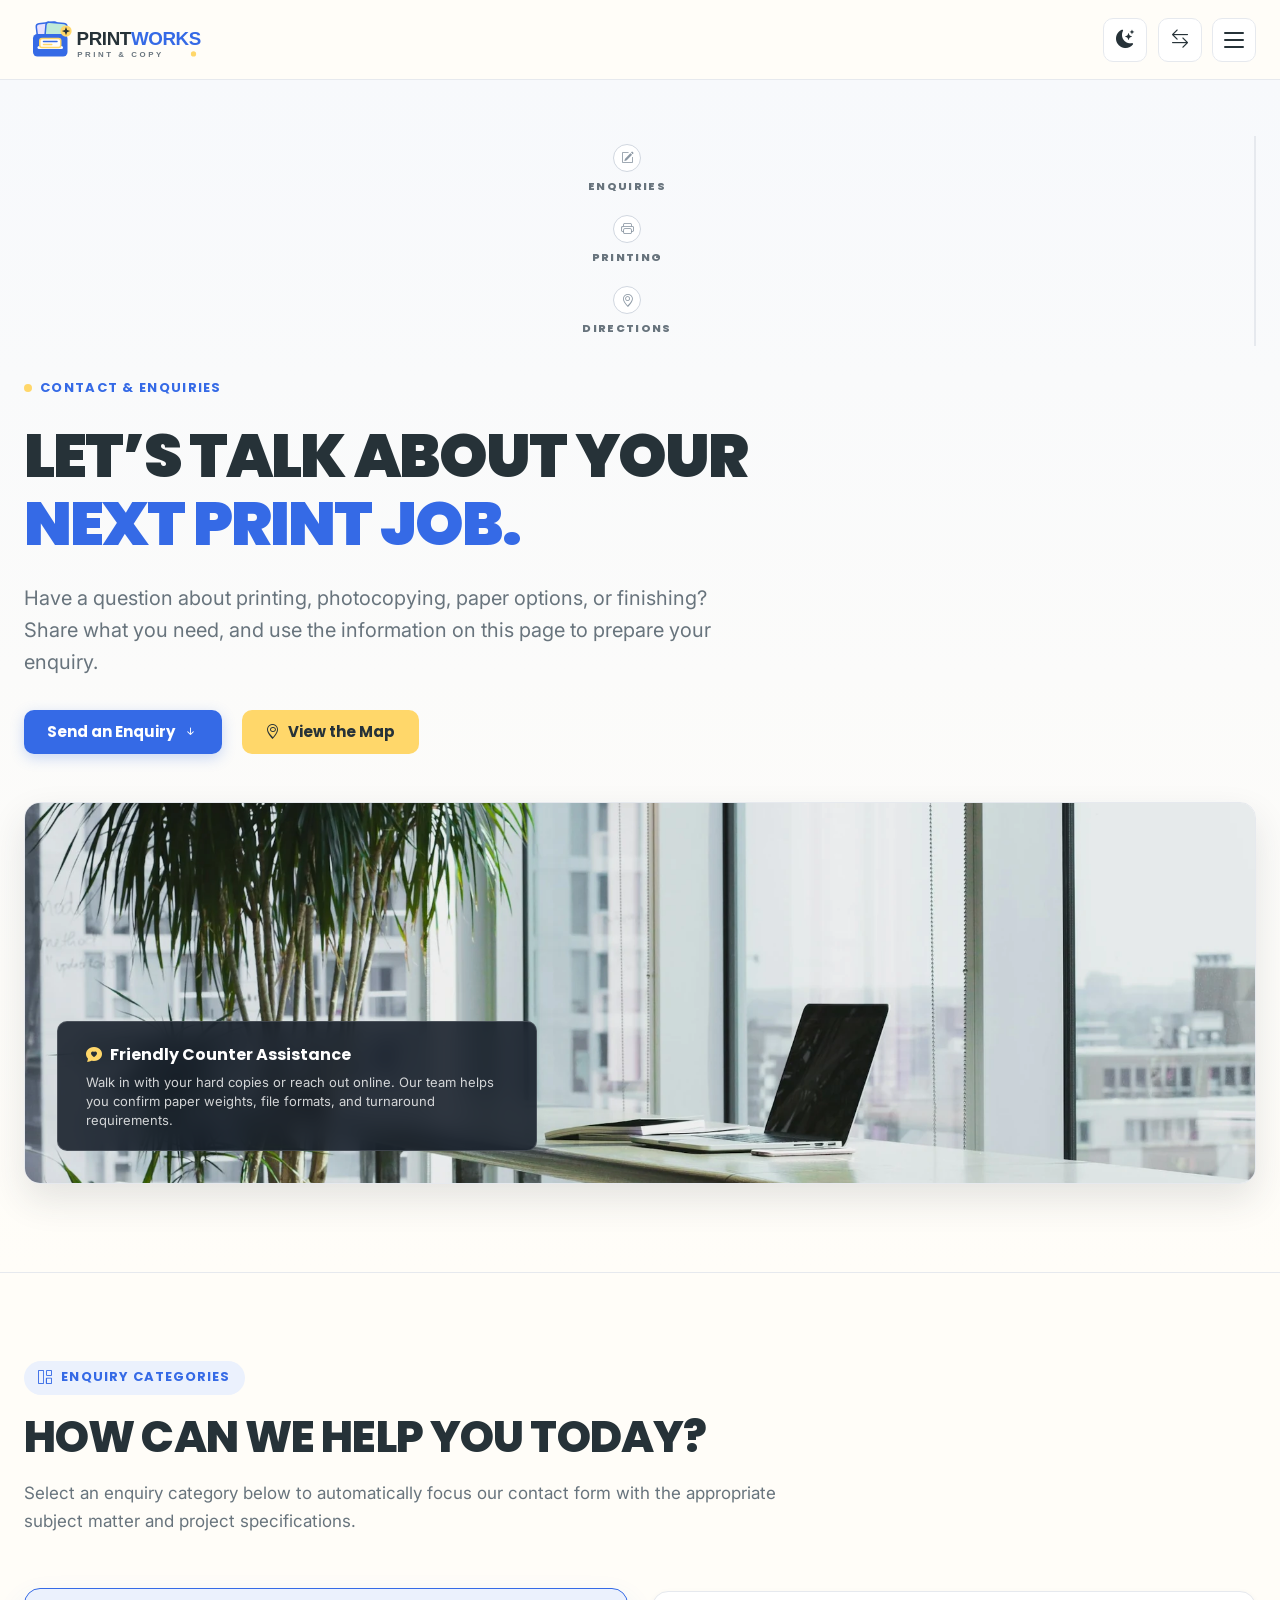
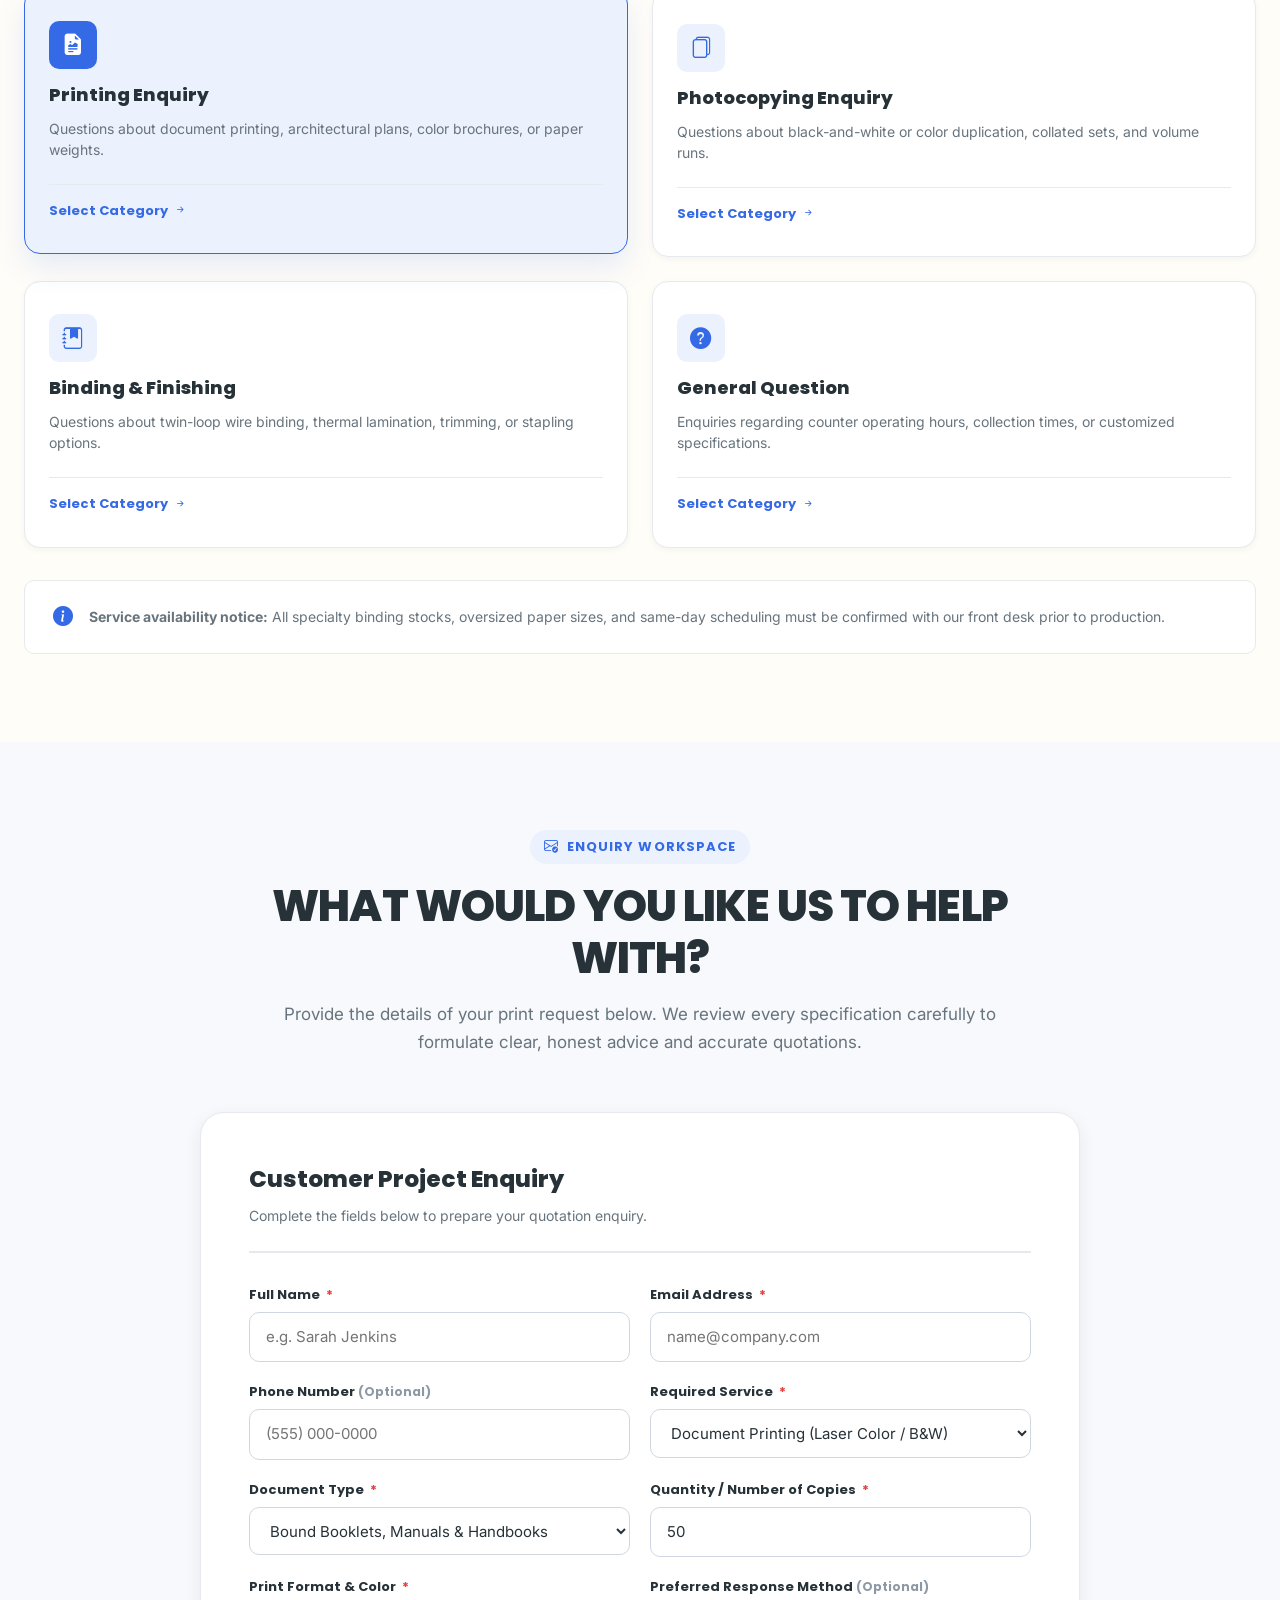
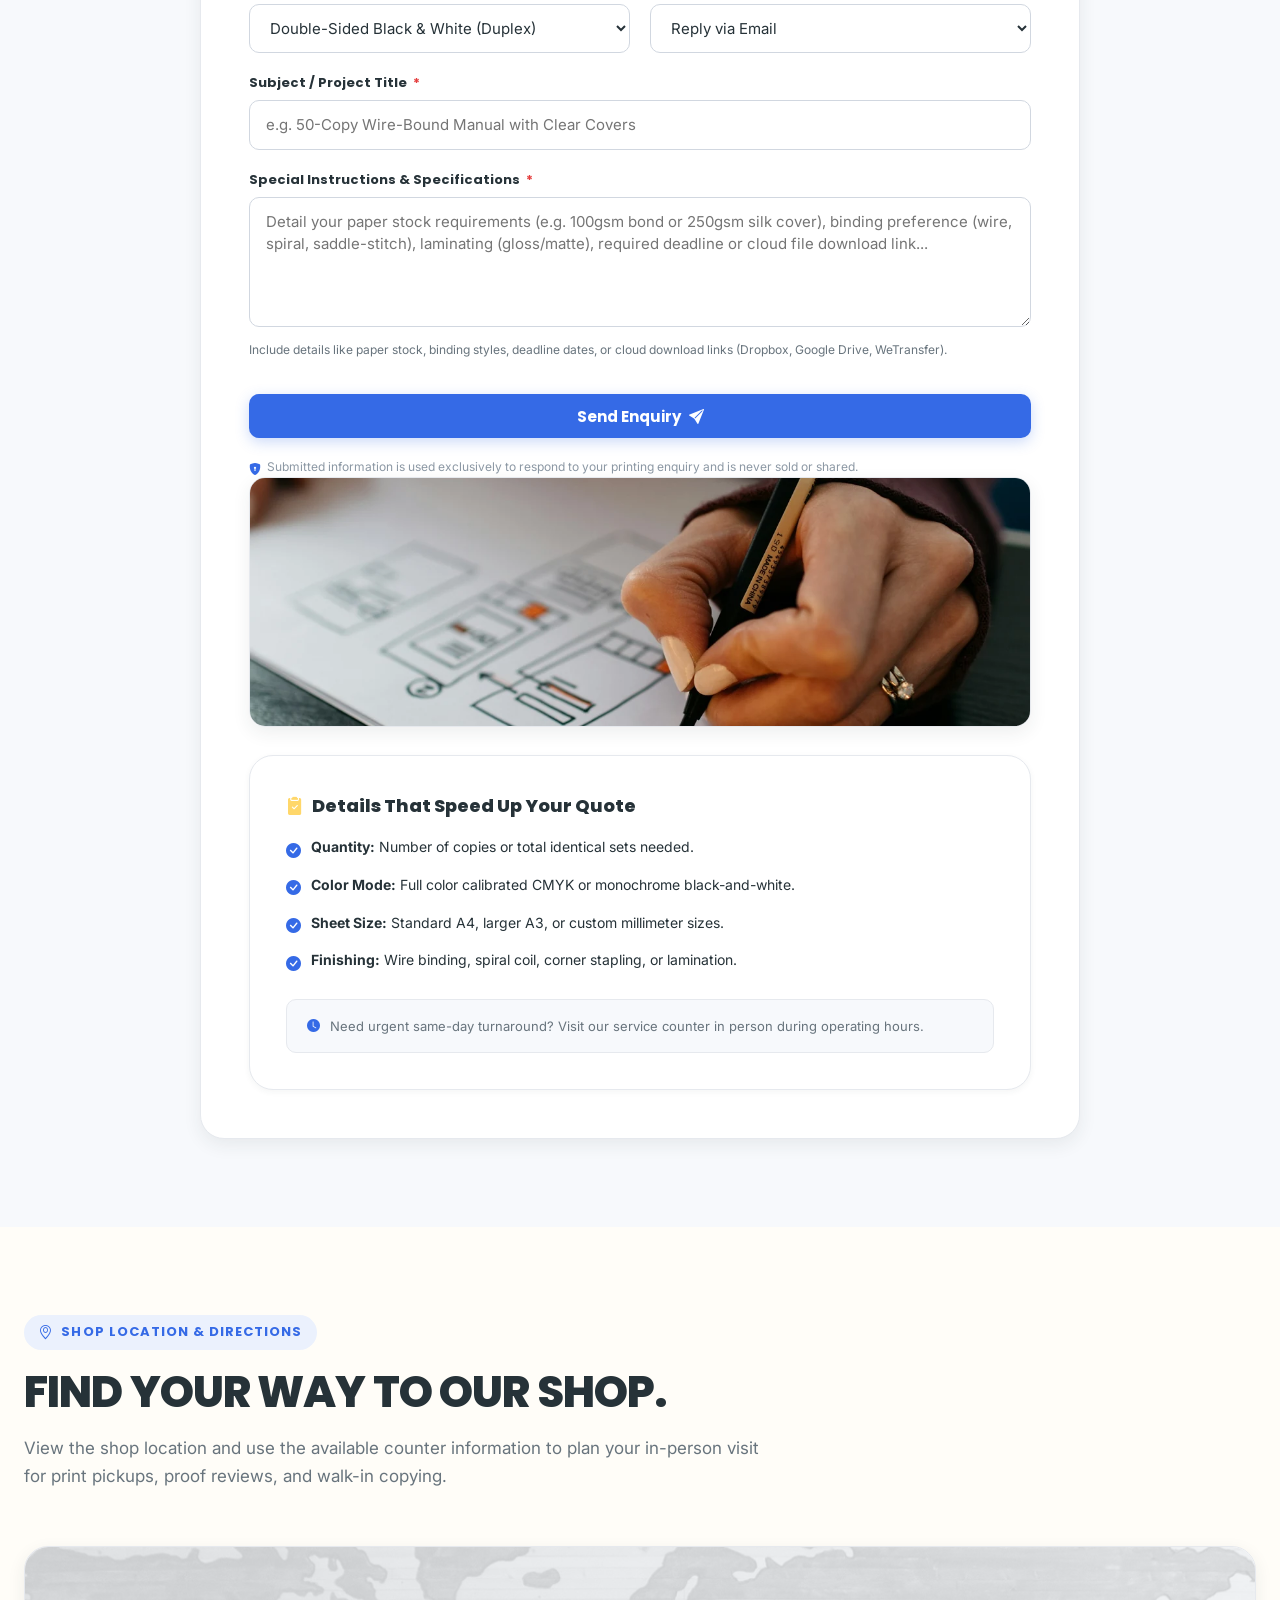
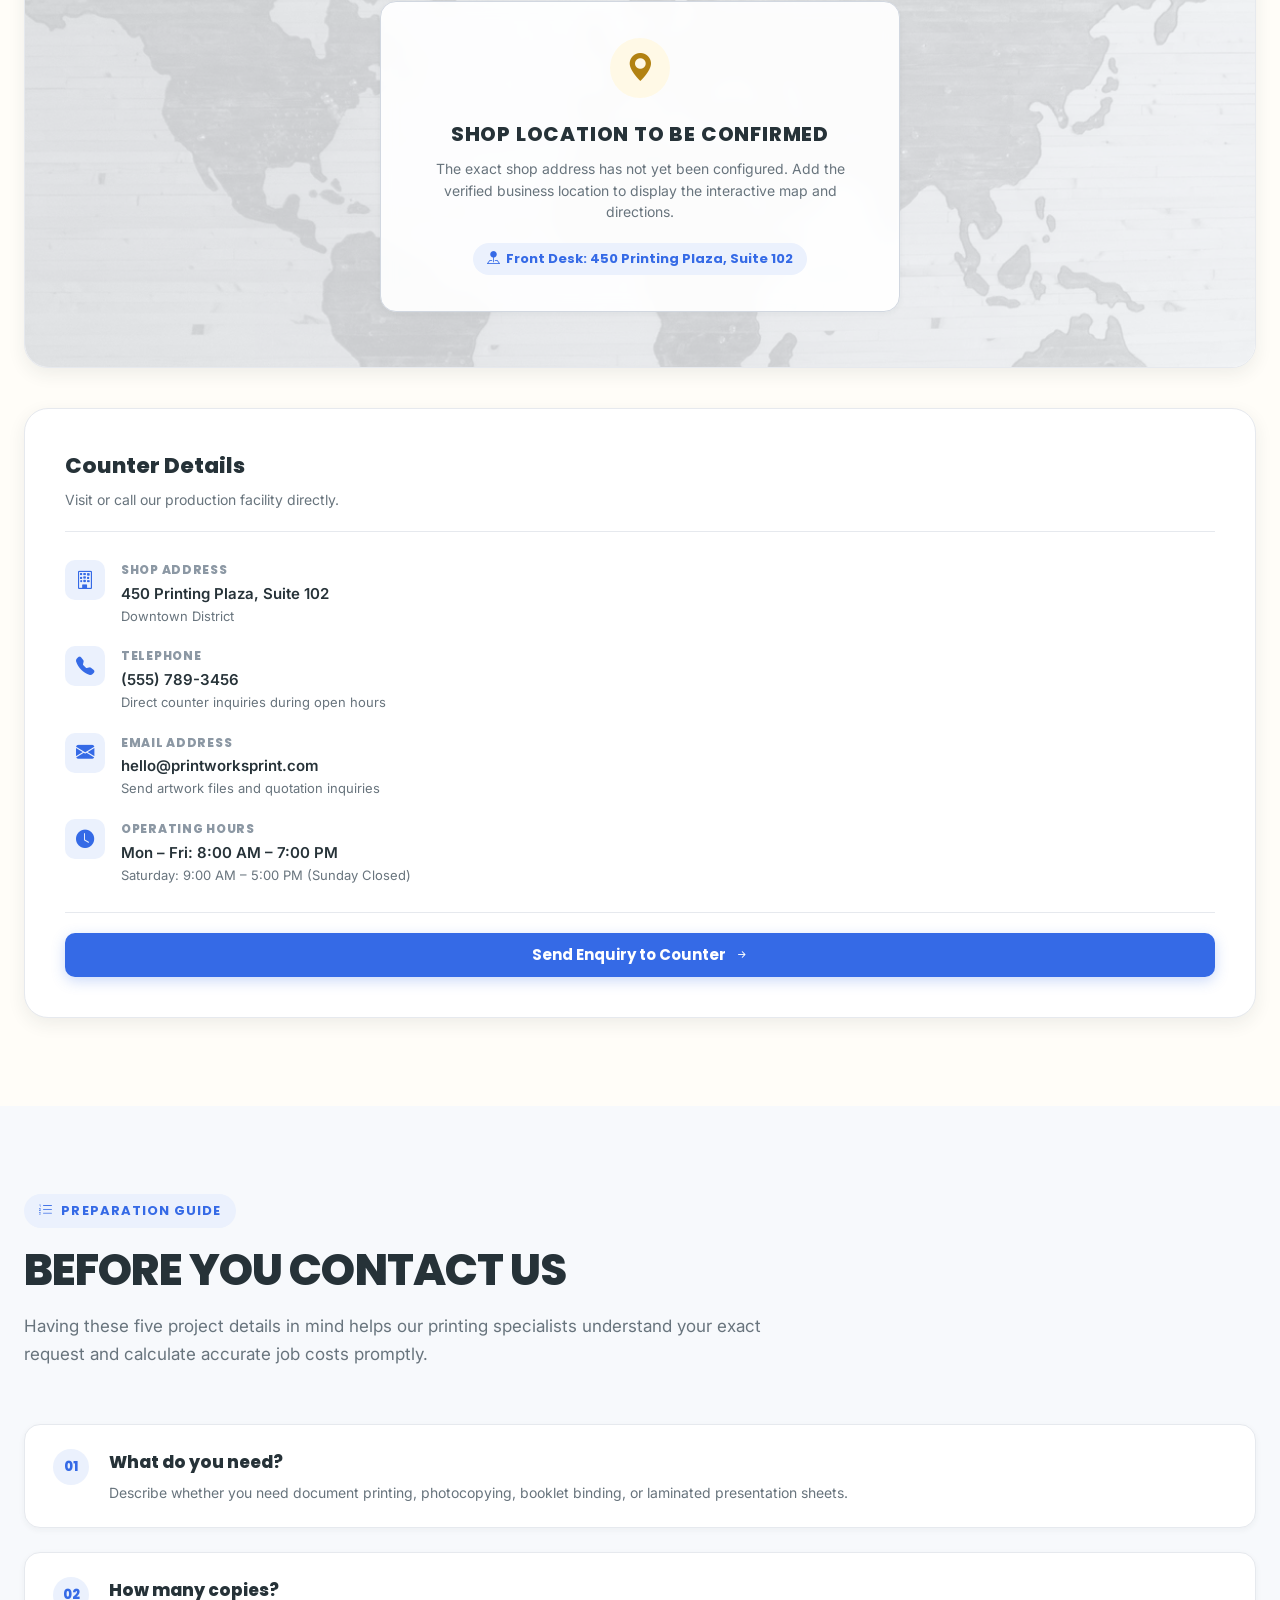
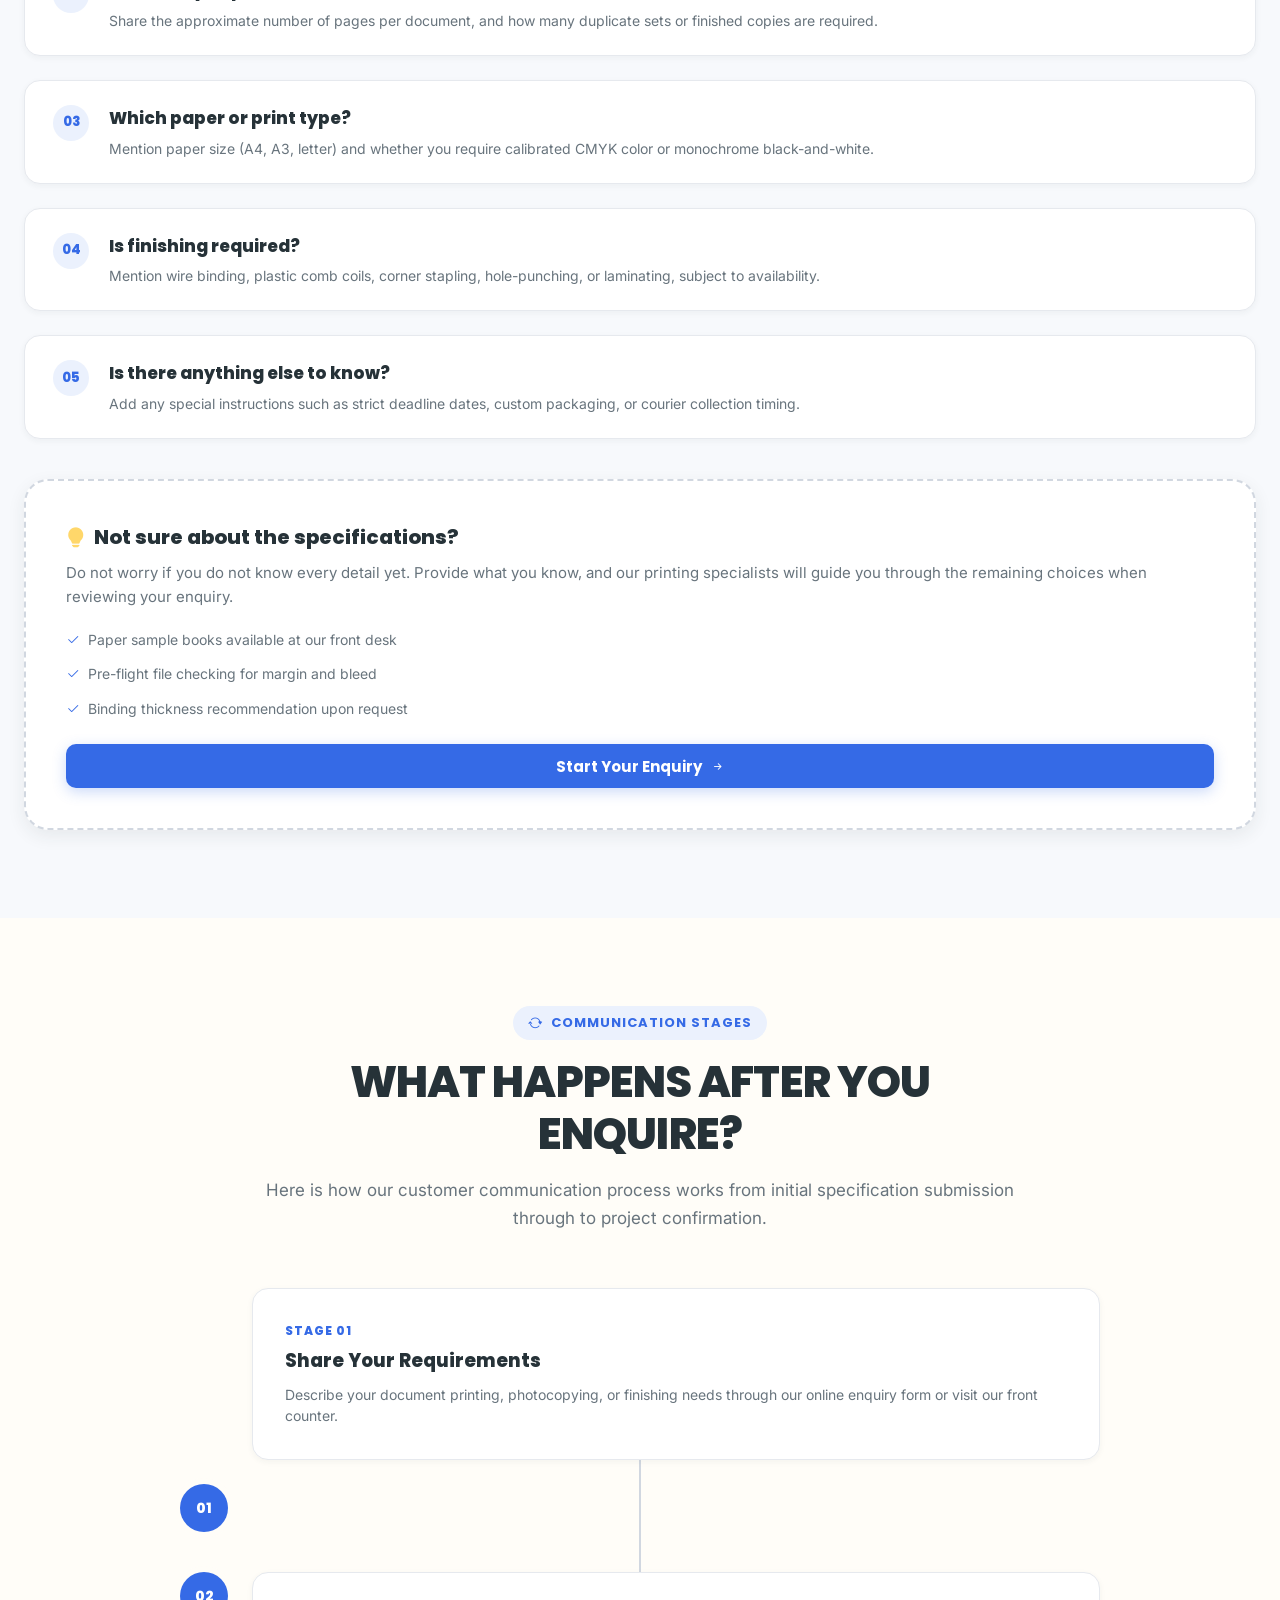
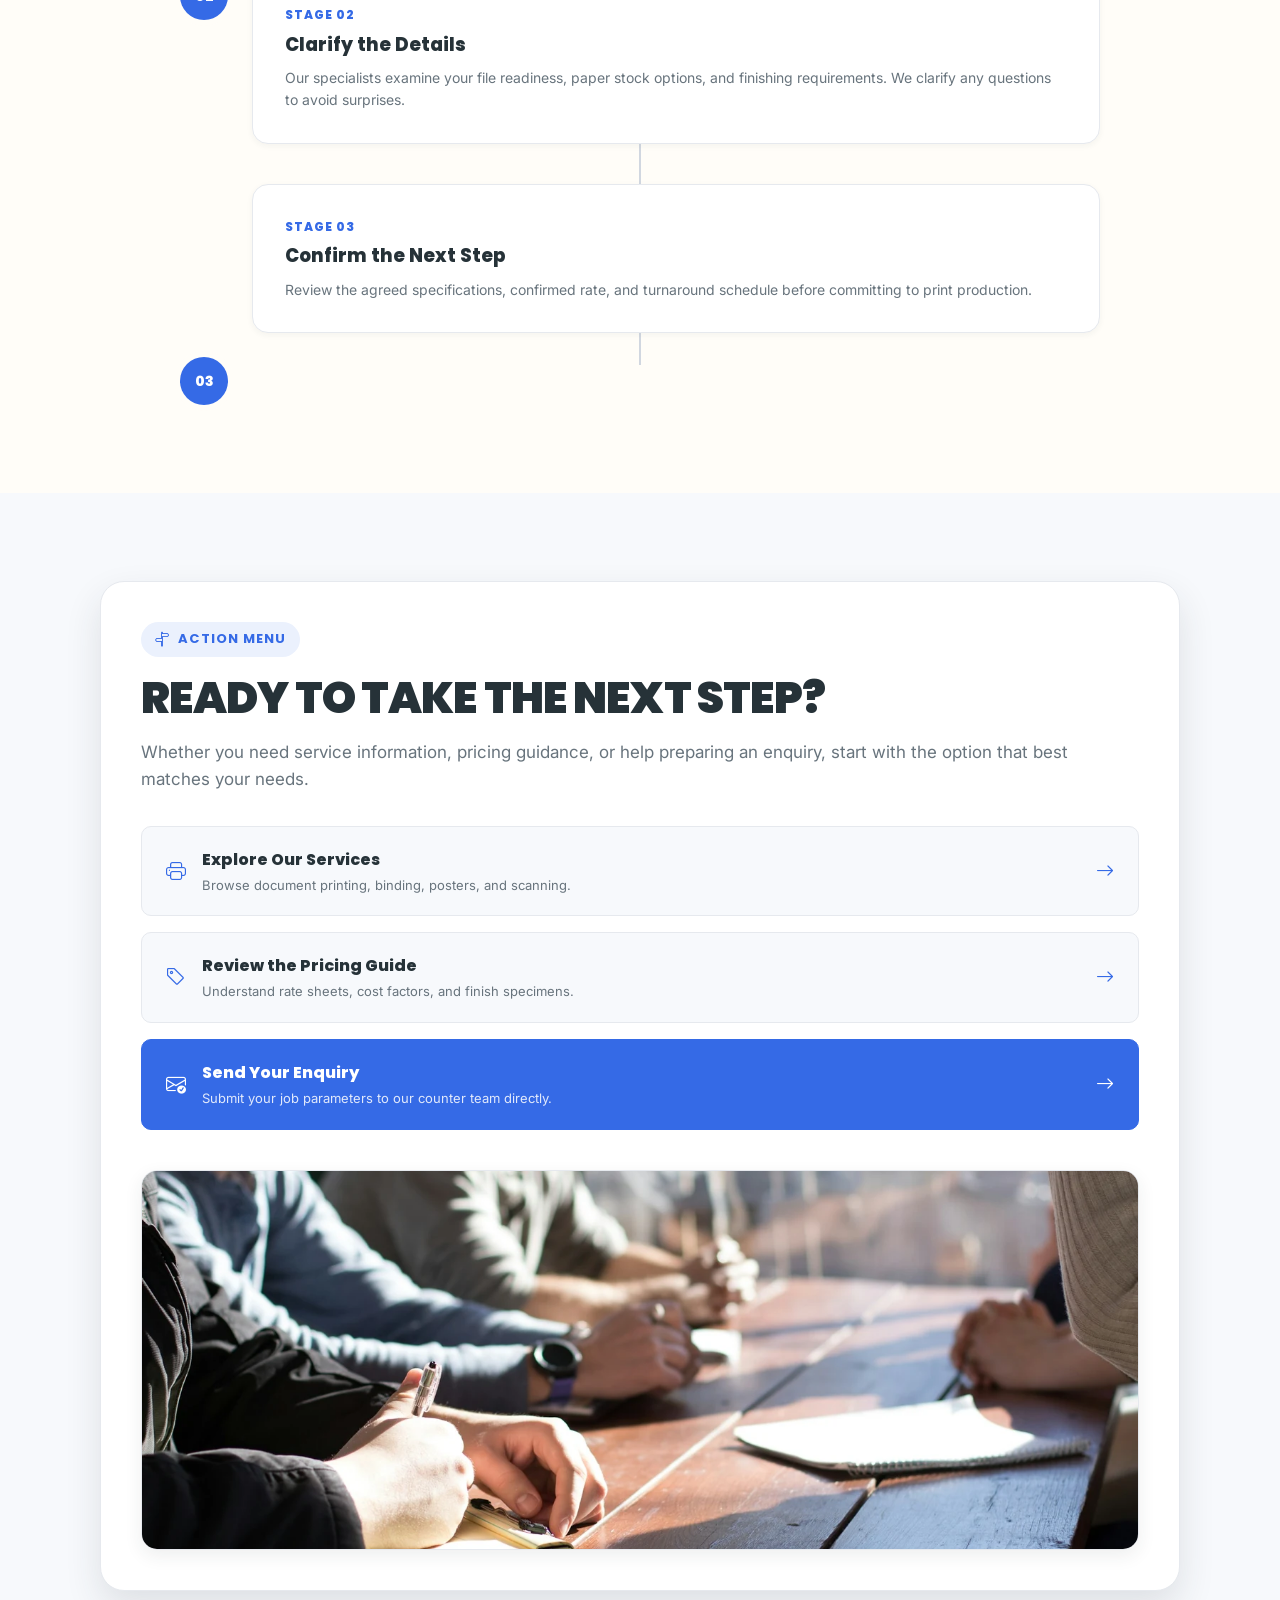
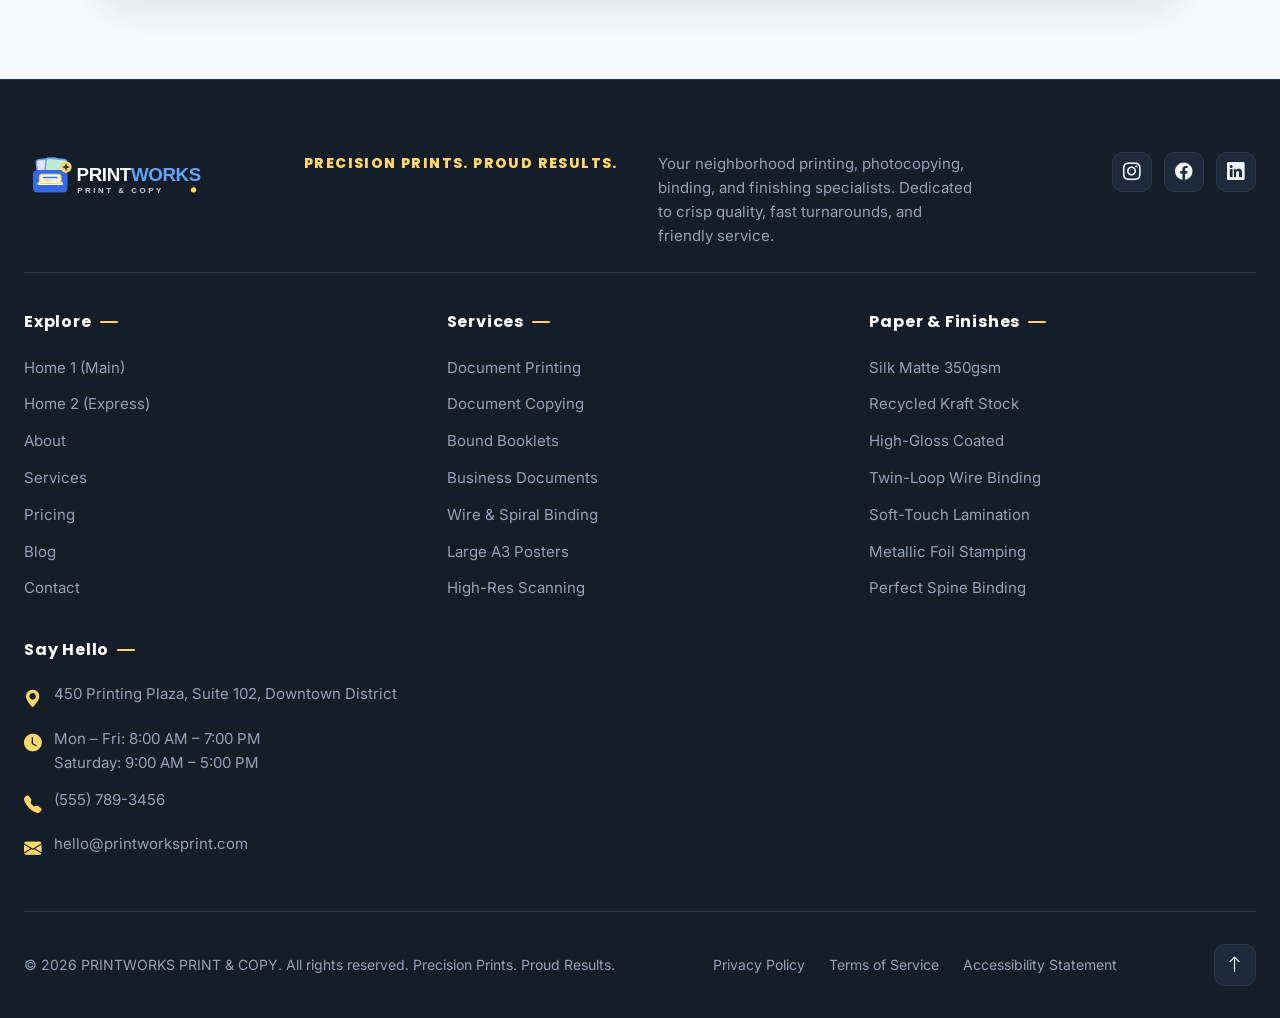
<file: contact.html>
<!DOCTYPE html>
<html lang="en" dir="ltr" data-theme="light">
<head>
  <meta charset="UTF-8">
  <meta name="viewport" content="width=device-width, initial-scale=1.0">
  <title>Contact and Shop Location | PRINTWORKS PRINT &amp; COPY</title>
  <meta name="description" content="Contact PRINTWORKS PRINT &amp; COPY. Submit print and photocopy enquiries, view our walk-in shop location in Downtown District, and prepare your project specifications.">

  <!-- Favicon -->
  <link rel="icon" type="image/svg+xml" href="assets/icons/favicon.svg">
  <link rel="apple-touch-icon" href="assets/icons/favicon.svg">

  <!-- Instant Theme & Direction Initialization (Prevents visible flash) -->
  <script>
    (function () {
      try {
        const savedTheme = localStorage.getItem('printworks_theme');
        if (savedTheme) {
          document.documentElement.setAttribute('data-theme', savedTheme);
        } else if (window.matchMedia && window.matchMedia('(prefers-color-scheme: dark)').matches) {
          document.documentElement.setAttribute('data-theme', 'dark');
        }
        const savedDir = localStorage.getItem('printworks_dir');
        if (savedDir) {
          document.documentElement.setAttribute('dir', savedDir);
          document.documentElement.setAttribute('lang', savedDir === 'rtl' ? 'ar' : 'en');
        }
      } catch (e) {}
    })();
  </script>

  <!-- Google Fonts: Poppins (Headings) & Inter (Body) -->
  <link rel="preconnect" href="https://fonts.googleapis.com">
  <link rel="preconnect" href="https://fonts.gstatic.com" crossorigin>
  <link href="https://fonts.googleapis.com/css2?family=Inter:wght@400;500;600;700&family=Poppins:wght@600;700;800;900&display=swap" rel="stylesheet">

  <!-- Bootstrap Icons -->
  <link rel="stylesheet" href="https://cdn.jsdelivr.net/npm/bootstrap-icons@1.11.3/font/bootstrap-icons.min.css">

  <!-- Stylesheets -->
  <link rel="stylesheet" href="assets/css/style.css">
  <link rel="stylesheet" href="assets/css/pages/contact.css">
  <link rel="stylesheet" href="assets/css/responsive.css">
</head>
<body>

  <!-- ========================================================================
       GLOBAL NAVBAR (DESKTOP 1281px+ | TABLET & MOBILE COLLAPSE 1280px-)
       ======================================================================== -->
  <header class="fg-navbar" role="banner">
    <div class="fg-container fg-navbar-inner">

      <!-- Brand Logo (Left Side) -->
      <a href="index.html" class="fg-brand" aria-label="PRINTWORKS PRINT &amp; COPY Homepage">
        <img src="assets/icons/logo.svg" alt="PRINTWORKS PRINT &amp; COPY" class="fg-brand-img fg-brand-img-light" width="240" height="48">
        <img src="assets/icons/logo-light.svg" alt="PRINTWORKS PRINT &amp; COPY" class="fg-brand-img fg-brand-img-dark" width="240" height="48">
      </a>

      <!-- Desktop Navigation Menu (Visible on 1281px+) -->
      <nav class="fg-nav-menu" aria-label="Primary Navigation">
        <!-- Home Dropdown -->
        <div class="fg-nav-dropdown">
          <a href="index.html" class="fg-nav-link" aria-haspopup="true" aria-expanded="false">
            <span>Home</span>
            <i class="bi bi-chevron-down" style="font-size: 0.75rem;" aria-hidden="true"></i>
          </a>
          <div class="fg-dropdown-menu" role="menu">
            <a href="index.html" class="fg-dropdown-link" role="menuitem">
              <i class="bi bi-house-door" aria-hidden="true"></i>
              <span>Home 1 (Main)</span>
            </a>
            <a href="home2.html" class="fg-dropdown-link" role="menuitem">
              <i class="bi bi-layout-text-window-reverse" aria-hidden="true"></i>
              <span>Home 2 (Express)</span>
            </a>
          </div>
        </div>

        <a href="about.html" class="fg-nav-link">About</a>
        <a href="services.html" class="fg-nav-link">Products</a>
        <a href="pricing.html" class="fg-nav-link">Deals</a>
        <a href="blog.html" class="fg-nav-link">Blog</a>
        <a href="contact.html" class="fg-nav-link active" aria-current="page">Contact</a>
      </nav>

      <!-- Right Side Controls & Actions -->
      <div class="fg-nav-controls">
        <!-- Dark Mode Toggle Button -->
        <button type="button" class="fg-icon-btn theme-toggle-btn" aria-label="Toggle dark mode" title="Toggle dark mode">
          <i class="bi bi-moon-stars-fill" aria-hidden="true"></i>
        </button>

        <!-- RTL / LTR Direction Toggle Button -->
        <button type="button" class="fg-icon-btn rtl-toggle-btn" aria-label="Toggle text direction" title="RTL / LTR Toggle">
          <i class="bi bi-arrow-left-right" aria-hidden="true"></i>
        </button>

        <!-- Desktop Action Button (Get a Quote) -->
        <button type="button" class="fg-btn fg-btn-primary fg-login-btn fg-navbar-cta" data-modal="login">
          <i class="bi bi-box-arrow-in-right" aria-hidden="true"></i>
          <span>Login</span>
        </button>

        <!-- Mobile & Tablet Hamburger Menu Toggle (<= 1280px) -->
        <button type="button" class="fg-hamburger-btn" aria-label="Open navigation menu" aria-expanded="false" aria-controls="mobile-drawer">
          <span></span>
          <span></span>
          <span></span>
        </button>
      </div>

    </div>
  </header>

  <!-- ========================================================================
       MOBILE & TABLET DRAWER MENU (MANDATORY RULE COMPLIANCE)
       Contains ALL navigation items, Home dropdown, utilities & login button
       ======================================================================== -->
  <div class="fg-drawer-backdrop" aria-hidden="true"></div>

  <aside id="mobile-drawer" class="fg-drawer" aria-label="Mobile Navigation Drawer" aria-hidden="true">
    <div class="fg-drawer-header">
      <a href="index.html" class="fg-brand" aria-label="PRINTWORKS PRINT &amp; COPY Homepage">
        <img src="assets/icons/logo.svg" alt="PRINTWORKS PRINT &amp; COPY" class="fg-brand-img fg-brand-img-light" width="200" height="40">
        <img src="assets/icons/logo-light.svg" alt="PRINTWORKS PRINT &amp; COPY" class="fg-brand-img fg-brand-img-dark" width="200" height="40">
      </a>
      <button type="button" class="fg-drawer-close" aria-label="Close navigation menu">
        <i class="bi bi-x-lg" aria-hidden="true"></i>
      </button>
    </div>

    <div class="fg-drawer-body">
      <nav class="fg-drawer-nav" aria-label="Mobile Menu Links">
        <!-- Home Dropdown -->
        <div class="fg-drawer-dropdown is-expanded">
          <button type="button" class="fg-drawer-link fg-drawer-dropdown-btn" aria-expanded="true">
            <span class="fg-drawer-link-inner">
              <i class="bi bi-house-door" aria-hidden="true"></i>
              <span>Home</span>
            </span>
            <i class="bi bi-chevron-down fg-drawer-chevron" aria-hidden="true"></i>
          </button>
          <div class="fg-drawer-submenu">
            <a href="index.html" class="fg-drawer-sublink">
              <i class="bi bi-arrow-right-short" aria-hidden="true"></i>
              <span>Home 1</span>
            </a>
            <a href="home2.html" class="fg-drawer-sublink">
              <i class="bi bi-arrow-right-short" aria-hidden="true"></i>
              <span>Home 2</span>
            </a>
          </div>
        </div>

        <a href="about.html" class="fg-drawer-link">
          <span class="fg-drawer-link-inner"><i class="bi bi-info-circle" aria-hidden="true"></i><span>About</span></span>
          <i class="bi bi-chevron-right" aria-hidden="true"></i>
        </a>
        <a href="services.html" class="fg-drawer-link">
          <span class="fg-drawer-link-inner"><i class="bi bi-printer" aria-hidden="true"></i><span>Products</span></span>
          <i class="bi bi-chevron-right" aria-hidden="true"></i>
        </a>
        <a href="pricing.html" class="fg-drawer-link">
          <span class="fg-drawer-link-inner"><i class="bi bi-tag" aria-hidden="true"></i><span>Deals</span></span>
          <i class="bi bi-chevron-right" aria-hidden="true"></i>
        </a>
        <a href="blog.html" class="fg-drawer-link">
          <span class="fg-drawer-link-inner"><i class="bi bi-journal-text" aria-hidden="true"></i><span>Blog</span></span>
          <i class="bi bi-chevron-right" aria-hidden="true"></i>
        </a>
        <a href="contact.html" class="fg-drawer-link active" aria-current="page">
          <span class="fg-drawer-link-inner"><i class="bi bi-envelope" aria-hidden="true"></i><span>Contact</span></span>
          <i class="bi bi-check2" aria-hidden="true"></i>
        </a>
      </nav>

      <div class="fg-drawer-divider"></div>

      <!-- Drawer Theme & Direction Controls -->
      <div class="fg-drawer-controls">
        <span class="fg-drawer-controls-label">Preferences</span>
        <div class="fg-drawer-toggle-group">
          <button type="button" class="fg-icon-btn theme-toggle-btn" aria-label="Toggle dark mode" title="Toggle dark mode">
            <i class="bi bi-moon-stars-fill" aria-hidden="true"></i>
          </button>
          <button type="button" class="fg-icon-btn rtl-toggle-btn" aria-label="Toggle text direction" title="RTL / LTR Toggle">
            <i class="bi bi-arrow-left-right" aria-hidden="true"></i>
          </button>
        </div>
      </div>
    </div>

    <!-- Drawer Footer with Login Button -->
    <div class="fg-drawer-footer">
      <button type="button" class="fg-btn fg-btn-primary fg-login-btn" style="width: 100%;">
        <i class="bi bi-box-arrow-in-right" aria-hidden="true"></i>
        <span>Login / Account</span>
      </button>
      <a href="#order-enquiry" class="fg-btn fg-btn-secondary" style="width: 100%;">
        <i class="bi bi-calculator" aria-hidden="true"></i>
        <span>Instant Quote</span>
      </a>
    </div>
  </aside>

  <!-- ========================================================================
       MAIN CONTACT CONTENT: EXACTLY SEVEN UNIQUE CONTENT SECTIONS
       ======================================================================== -->
  <main id="main-content">

    <!-- ----------------------------------------------------------------------
         SECTION 1: CONTACT INTRODUCTION — LET'S TALK PRINTING
         Concept: Vertical directory rail, editorial typography, panoramic strip
         ---------------------------------------------------------------------- -->
    <section id="contact-intro" class="contact-intro-section" aria-labelledby="contact-intro-heading">
      <div class="fg-container">

        <div class="contact-intro-grid">
          <!-- Narrow Vertical Directory Rail -->
          <nav class="contact-directory-rail" aria-label="Contact Section Rail">
            <a href="#order-enquiry" class="contact-rail-item" title="Jump to Enquiry Form">
              <span class="contact-rail-icon"><i class="bi bi-pencil-square" aria-hidden="true"></i></span>
              <span class="contact-rail-label">Enquiries</span>
            </a>
            <a href="#contact-help" class="contact-rail-item" title="Jump to Service Categories">
              <span class="contact-rail-icon"><i class="bi bi-printer" aria-hidden="true"></i></span>
              <span class="contact-rail-label">Printing</span>
            </a>
            <a href="#shop-map" class="contact-rail-item" title="Jump to Shop Location & Map">
              <span class="contact-rail-icon"><i class="bi bi-geo-alt" aria-hidden="true"></i></span>
              <span class="contact-rail-label">Directions</span>
            </a>
          </nav>

          <!-- Editorial Heading & Intro Content -->
          <div class="contact-intro-content">
            <span class="contact-intro-eyebrow">CONTACT &amp; ENQUIRIES</span>
            <h1 id="contact-intro-heading" class="contact-intro-heading">
              <span class="contact-intro-heading-line">LET’S TALK ABOUT YOUR</span>
              <span class="contact-intro-heading-line highlight">NEXT PRINT JOB.</span>
            </h1>
            <p class="contact-intro-lead">
              Have a question about printing, photocopying, paper options, or finishing? Share what you need, and use the information on this page to prepare your enquiry.
            </p>
            <div class="contact-intro-actions">
              <a href="#order-enquiry" class="fg-btn fg-btn-primary">
                <span>Send an Enquiry</span>
                <i class="bi bi-arrow-down-short" aria-hidden="true"></i>
              </a>
              <a href="#shop-map" class="fg-btn fg-btn-secondary">
                <i class="bi bi-geo-alt" aria-hidden="true"></i>
                <span>View the Map</span>
              </a>
            </div>
          </div>
        </div>

        <!-- Narrow Panoramic Horizontal Strip Image -->
        <div class="contact-panoramic-strip">
          <img src="assets/images/contact/contact-intro.webp" alt="Welcoming commercial printing worktable with neatly prepared documents and print materials" class="contact-panoramic-img" width="1920" height="800">
          <div class="contact-panoramic-badge">
            <h3 class="contact-panoramic-badge-title">
              <i class="bi bi-chat-heart-fill" aria-hidden="true"></i>
              <span>Friendly Counter Assistance</span>
            </h3>
            <p class="contact-panoramic-badge-text">
              Walk in with your hard copies or reach out online. Our team helps you confirm paper weights, file formats, and turnaround requirements.
            </p>
          </div>
        </div>

      </div>
    </section>

    <!-- ----------------------------------------------------------------------
         SECTION 2: HOW CAN WE HELP?
         Concept: Interactive horizontal enquiry selector with distinct editorial rows
         ---------------------------------------------------------------------- -->
    <section id="contact-help" class="contact-section" aria-labelledby="contact-help-heading">
      <div class="fg-container">

        <div class="contact-section-header">
          <span class="contact-badge">
            <i class="bi bi-grid-1x2" aria-hidden="true"></i>
            <span>Enquiry Categories</span>
          </span>
          <h2 id="contact-help-heading" class="contact-section-title">
            HOW CAN WE HELP YOU TODAY?
          </h2>
          <p class="contact-section-subtitle">
            Select an enquiry category below to automatically focus our contact form with the appropriate subject matter and project specifications.
          </p>
        </div>

        <div class="help-selector-grid">
          <!-- Category 1: Printing -->
          <div class="help-category-card is-active" data-category="printing" role="button" tabindex="0" aria-label="Select Printing Enquiry category">
            <div>
              <div class="help-card-icon-wrap">
                <i class="bi bi-file-earmark-richtext-fill" aria-hidden="true"></i>
              </div>
              <h3 class="help-card-title">Printing Enquiry</h3>
              <p class="help-card-desc">
                Questions about document printing, architectural plans, color brochures, or paper weights.
              </p>
            </div>
            <span class="help-card-action">
              <span>Select Category</span>
              <i class="bi bi-arrow-right-short" aria-hidden="true"></i>
            </span>
          </div>

          <!-- Category 2: Photocopying -->
          <div class="help-category-card" data-category="copying" role="button" tabindex="0" aria-label="Select Photocopying Enquiry category">
            <div>
              <div class="help-card-icon-wrap">
                <i class="bi bi-files" aria-hidden="true"></i>
              </div>
              <h3 class="help-card-title">Photocopying Enquiry</h3>
              <p class="help-card-desc">
                Questions about black-and-white or color duplication, collated sets, and volume runs.
              </p>
            </div>
            <span class="help-card-action">
              <span>Select Category</span>
              <i class="bi bi-arrow-right-short" aria-hidden="true"></i>
            </span>
          </div>

          <!-- Category 3: Binding & Finishing -->
          <div class="help-category-card" data-category="finishing" role="button" tabindex="0" aria-label="Select Binding & Finishing category">
            <div>
              <div class="help-card-icon-wrap">
                <i class="bi bi-journal-bookmark-fill" aria-hidden="true"></i>
              </div>
              <h3 class="help-card-title">Binding &amp; Finishing</h3>
              <p class="help-card-desc">
                Questions about twin-loop wire binding, thermal lamination, trimming, or stapling options.
              </p>
            </div>
            <span class="help-card-action">
              <span>Select Category</span>
              <i class="bi bi-arrow-right-short" aria-hidden="true"></i>
            </span>
          </div>

          <!-- Category 4: General -->
          <div class="help-category-card" data-category="general" role="button" tabindex="0" aria-label="Select General Question category">
            <div>
              <div class="help-card-icon-wrap">
                <i class="bi bi-question-circle-fill" aria-hidden="true"></i>
              </div>
              <h3 class="help-card-title">General Question</h3>
              <p class="help-card-desc">
                Enquiries regarding counter operating hours, collection times, or customized specifications.
              </p>
            </div>
            <span class="help-card-action">
              <span>Select Category</span>
              <i class="bi bi-arrow-right-short" aria-hidden="true"></i>
            </span>
          </div>
        </div>

        <div class="help-notice-box">
          <i class="bi bi-info-circle-fill" aria-hidden="true"></i>
          <div>
            <strong>Service availability notice:</strong> All specialty binding stocks, oversized paper sizes, and same-day scheduling must be confirmed with our front desk prior to production.
          </div>
        </div>

      </div>
    </section>

    <!-- ----------------------------------------------------------------------
         SECTION 3: SEND YOUR ENQUIRY
         Concept: Professional enquiry workspace with accessible form & prep panel
         ---------------------------------------------------------------------- -->
    <section id="order-enquiry" class="contact-section contact-section-alt" aria-labelledby="order-enquiry-heading">
      <div class="fg-container">

        <div class="contact-section-header text-center">
          <span class="contact-badge">
            <i class="bi bi-envelope-check" aria-hidden="true"></i>
            <span>Enquiry Workspace</span>
          </span>
          <h2 id="order-enquiry-heading" class="contact-section-title">
            WHAT WOULD YOU LIKE US TO HELP WITH?
          </h2>
          <p class="contact-section-subtitle">
            Provide the details of your print request below. We review every specification carefully to formulate clear, honest advice and accurate quotations.
          </p>
        </div>

        <div class="enquiry-workspace-grid">
          <!-- Left: Main Accessible Enquiry Form -->
          <div class="enquiry-form-card">
            <div class="enquiry-form-header">
              <h3 class="enquiry-form-title">Customer Project Enquiry</h3>
              <p class="enquiry-form-subtitle">Complete the fields below to prepare your quotation enquiry.</p>
            </div>

            <!-- Honest Demo Mode Feedback Alert -->
            <div id="contact-demo-alert" class="contact-alert contact-alert-demo" role="status" aria-live="polite">
              <h5>
                <i class="bi bi-check-circle-fill" aria-hidden="true"></i>
                <span>Client-Side Validation Passed (Demo Mode)</span>
              </h5>
              <p style="margin: 0 0 0.5rem 0;">
                Thank you, <strong id="demo-summary-name">Customer</strong>! All required project specifications were validated successfully.
              </p>
              <small style="color: var(--text-muted); display: block;">
                <strong>Backend Integration Notice:</strong> This static website demonstration does not submit messages over an active email server. In production, this form connects to your verified server endpoint or mailer API to deliver notifications directly to <strong>hello@printworksprint.com</strong>.
              </small>
            </div>

            <div id="contact-error-alert" class="contact-alert contact-alert-error" role="alert" aria-live="assertive">
              <i class="bi bi-exclamation-triangle-fill" aria-hidden="true"></i>
              <span>Please review and correct the highlighted fields before submitting your enquiry.</span>
            </div>

            <form id="contact-enquiry-form" novalidate>
              <div class="enquiry-fields-grid">

                <!-- Field 1: Full Name -->
                <div>
                  <label for="contact-name" class="contact-form-label">
                    Full Name <span class="required-star" aria-hidden="true">*</span>
                  </label>
                  <input type="text" id="contact-name" name="name" class="contact-input" placeholder="e.g. Sarah Jenkins" required autocomplete="name">
                  <div id="error-contact-name" class="contact-field-error" aria-live="polite"></div>
                </div>

                <!-- Field 2: Email Address -->
                <div>
                  <label for="contact-email" class="contact-form-label">
                    Email Address <span class="required-star" aria-hidden="true">*</span>
                  </label>
                  <input type="email" id="contact-email" name="email" class="contact-input" placeholder="name@company.com" required autocomplete="email">
                  <div id="error-contact-email" class="contact-field-error" aria-live="polite"></div>
                </div>

                <!-- Field 3: Phone Number -->
                <div>
                  <label for="contact-phone" class="contact-form-label">
                    Phone Number <span style="font-size: 0.75rem; color: var(--text-subtle);">(Optional)</span>
                  </label>
                  <input type="tel" id="contact-phone" name="phone" class="contact-input" placeholder="(555) 000-0000" autocomplete="tel">
                </div>

                <!-- Field 4: Required Service -->
                <div>
                  <label for="enquiry-type" class="contact-form-label">
                    Required Service <span class="required-star" aria-hidden="true">*</span>
                  </label>
                  <select id="enquiry-type" name="enquiry_type" class="contact-select" required>
                    <option value="printing" selected>Document Printing (Laser Color / B&amp;W)</option>
                    <option value="copying">Photocopying (Walk-In / Volume)</option>
                    <option value="binding">Document Binding (Wire-O, Spiral, Tape)</option>
                    <option value="scanning">Document &amp; Large Format Scanning</option>
                    <option value="laminating">Thermal Lamination (Gloss / Matte)</option>
                    <option value="blueprints">Architectural Plans &amp; Blueprints</option>
                    <option value="general">General Print Enquiry</option>
                  </select>
                  <div id="error-enquiry-type" class="contact-field-error" aria-live="polite"></div>
                </div>

                <!-- Field 5: Document Type -->
                <div>
                  <label for="contact-doc-type" class="contact-form-label">
                    Document Type <span class="required-star" aria-hidden="true">*</span>
                  </label>
                  <select id="contact-doc-type" name="doc_type" class="contact-select" required>
                    <option value="booklet" selected>Bound Booklets, Manuals &amp; Handbooks</option>
                    <option value="report">Executive Presentation &amp; Business Reports</option>
                    <option value="plans">Architectural CAD Blueprints &amp; Plans</option>
                    <option value="flyers">Flyers, Brochures &amp; Event Collateral</option>
                    <option value="workout_logs">Workout Logs, Timetables &amp; Studio Passes</option>
                    <option value="stationery">Business Cards &amp; Corporate Stationery</option>
                    <option value="other">Loose Document Sheets / Other</option>
                  </select>
                </div>

                <!-- Field 6: Quantity -->
                <div>
                  <label for="contact-quantity" class="contact-form-label">
                    Quantity / Number of Copies <span class="required-star" aria-hidden="true">*</span>
                  </label>
                  <input type="number" id="contact-quantity" name="quantity" class="contact-input" placeholder="e.g. 50" min="1" value="50" required>
                </div>

                <!-- Field 7: Print Format -->
                <div>
                  <label for="contact-format" class="contact-form-label">
                    Print Format &amp; Color <span class="required-star" aria-hidden="true">*</span>
                  </label>
                  <select id="contact-format" name="print_format" class="contact-select" required>
                    <option value="bw_duplex" selected>Double-Sided Black &amp; White (Duplex)</option>
                    <option value="bw_simplex">Single-Sided Black &amp; White (Simplex)</option>
                    <option value="color_duplex">Double-Sided Full Color (Duplex)</option>
                    <option value="color_simplex">Single-Sided Full Color (Simplex)</option>
                    <option value="cad_plot">Large Format Vector Plot (Arch D / Arch E)</option>
                  </select>
                </div>

                <!-- Field 8: Preferred Contact Method -->
                <div>
                  <label for="contact-pref" class="contact-form-label">
                    Preferred Response Method <span style="font-size: 0.75rem; color: var(--text-subtle);">(Optional)</span>
                  </label>
                  <select id="contact-pref" name="preferred_method" class="contact-select">
                    <option value="email">Reply via Email</option>
                    <option value="phone">Contact via Phone</option>
                    <option value="either">Either Email or Phone</option>
                  </select>
                </div>

                <!-- Field 9: Subject -->
                <div class="form-group-full">
                  <label for="contact-subject" class="contact-form-label">
                    Subject / Project Title <span class="required-star" aria-hidden="true">*</span>
                  </label>
                  <input type="text" id="contact-subject" name="subject" class="contact-input" placeholder="e.g. 50-Copy Wire-Bound Manual with Clear Covers" required>
                  <div id="error-contact-subject" class="contact-field-error" aria-live="polite"></div>
                </div>

                <!-- Field 10: Special Instructions -->
                <div class="form-group-full">
                  <label for="contact-message" class="contact-form-label">
                    Special Instructions &amp; Specifications <span class="required-star" aria-hidden="true">*</span>
                  </label>
                  <textarea id="contact-message" name="message" class="contact-textarea" placeholder="Detail your paper stock requirements (e.g. 100gsm bond or 250gsm silk cover), binding preference (wire, spiral, saddle-stitch), laminating (gloss/matte), required deadline or cloud file download link..." required></textarea>
                  <div id="error-contact-message" class="contact-field-error" aria-live="polite"></div>
                  <p class="contact-field-hint">
                    Include details like paper stock, binding styles, deadline dates, or cloud download links (Dropbox, Google Drive, WeTransfer).
                  </p>
                </div>

              </div>

              <div class="enquiry-form-actions">              <div class="enquiry-form-actions">
                <button type="submit" class="fg-btn fg-btn-primary" style="width: 100%; justify-content: center;">
                  <span>Send Enquiry</span>
                  <i class="bi bi-send-fill" aria-hidden="true"></i>
                </button>
                <p class="enquiry-privacy-note">
                  <i class="bi bi-shield-lock-fill" aria-hidden="true"></i>
                  <span>Submitted information is used exclusively to respond to your printing enquiry and is never sold or shared.</span>
                </p>
              </div>
            </form>
          </div>

          <!-- Right: Document Preparation Panel & Photography -->
          <div class="enquiry-prep-column">
            <div class="enquiry-photo-wrap">
              <img src="assets/images/contact/contact-process.webp" alt="Hands arranging printed documents and paper samples on a tidy commercial worktable" width="1200" height="900" loading="lazy">
            </div>

            <div class="enquiry-checklist-card">
              <h4>
                <i class="bi bi-clipboard2-check-fill" aria-hidden="true"></i>
                <span>Details That Speed Up Your Quote</span>
              </h4>
              <ul class="enquiry-prep-list">
                <li>
                  <i class="bi bi-check-circle-fill" aria-hidden="true"></i>
                  <div><strong>Quantity:</strong> Number of copies or total identical sets needed.</div>
                </li>
                <li>
                  <i class="bi bi-check-circle-fill" aria-hidden="true"></i>
                  <div><strong>Color Mode:</strong> Full color calibrated CMYK or monochrome black-and-white.</div>
                </li>
                <li>
                  <i class="bi bi-check-circle-fill" aria-hidden="true"></i>
                  <div><strong>Sheet Size:</strong> Standard A4, larger A3, or custom millimeter sizes.</div>
                </li>
                <li>
                  <i class="bi bi-check-circle-fill" aria-hidden="true"></i>
                  <div><strong>Finishing:</strong> Wire binding, spiral coil, corner stapling, or lamination.</div>
                </li>
              </ul>

              <div class="enquiry-counter-direct-box">
                <i class="bi bi-clock-fill" style="color: var(--fg-blue); margin-inline-end: 0.35rem;" aria-hidden="true"></i>
                <span>Need urgent same-day turnaround? Visit our service counter in person during operating hours.</span>
              </div>
            </div>
          </div>
        </div>

      </div>
    </section>

    <!-- ----------------------------------------------------------------------
         SECTION 4: SHOP LOCATION AND VISIBLE MAP (MANDATORY PROMINENT SECTION)
         Concept: Prominent map container with clearly labeled unavailable state & location column
         ---------------------------------------------------------------------- -->
    <section id="shop-map" class="contact-section" aria-labelledby="shop-map-heading">
      <div class="fg-container">

        <div class="contact-section-header">
          <span class="contact-badge">
            <i class="bi bi-geo-alt" aria-hidden="true"></i>
            <span>Shop Location &amp; Directions</span>
          </span>
          <h2 id="shop-map-heading" class="contact-section-title">
            FIND YOUR WAY TO OUR SHOP.
          </h2>
          <p class="contact-section-subtitle">
            View the shop location and use the available counter information to plan your in-person visit for print pickups, proof reviews, and walk-in copying.
          </p>
        </div>

        <div class="shop-map-grid">
          <!-- Left: Prominent Visible Map Area -->
          <div class="shop-map-container" role="region" aria-label="Shop Location Map Area">
            <!-- Clearly Labeled Map-Unavailable State Panel (Preserves integrity without fake map screenshot) -->
            <div class="map-unavailable-panel">
              <img src="assets/images/contact/contact-map-fallback.webp" alt="" class="map-unavailable-backdrop-img" width="1200" height="650" loading="lazy" aria-hidden="true">
              <div class="map-unavailable-content">
                <div class="map-unavailable-icon">
                  <i class="bi bi-geo-alt-fill" aria-hidden="true"></i>
                </div>
                <h3 class="map-unavailable-heading">SHOP LOCATION TO BE CONFIRMED</h3>
                <p class="map-unavailable-desc">
                  The exact shop address has not yet been configured. Add the verified business location to display the interactive map and directions.
                </p>
                <div class="map-unavailable-counter-badge">
                  <i class="bi bi-pin-map-fill" aria-hidden="true"></i>
                  <span>Front Desk: 450 Printing Plaza, Suite 102</span>
                </div>
              </div>
            </div>
          </div>

          <!-- Right: Location Information Column -->
          <div class="shop-location-panel">
            <div class="location-panel-header">
              <h3 class="location-panel-title">Counter Details</h3>
              <p class="location-panel-subtitle">Visit or call our production facility directly.</p>
            </div>

            <div class="location-info-list">
              <!-- Address -->
              <div class="location-info-item">
                <div class="location-info-icon">
                  <i class="bi bi-building" aria-hidden="true"></i>
                </div>
                <div>
                  <span class="location-info-label">Shop Address</span>
                  <p class="location-info-value">450 Printing Plaza, Suite 102</p>
                  <p class="location-info-sub">Downtown District</p>
                </div>
              </div>

              <!-- Phone -->
              <div class="location-info-item">
                <div class="location-info-icon">
                  <i class="bi bi-telephone-fill" aria-hidden="true"></i>
                </div>
                <div>
                  <span class="location-info-label">Telephone</span>
                  <p class="location-info-value">(555) 789-3456</p>
                  <p class="location-info-sub">Direct counter inquiries during open hours</p>
                </div>
              </div>

              <!-- Email -->
              <div class="location-info-item">
                <div class="location-info-icon">
                  <i class="bi bi-envelope-fill" aria-hidden="true"></i>
                </div>
                <div>
                  <span class="location-info-label">Email Address</span>
                  <p class="location-info-value">hello@printworksprint.com</p>
                  <p class="location-info-sub">Send artwork files and quotation inquiries</p>
                </div>
              </div>

              <!-- Hours -->
              <div class="location-info-item">
                <div class="location-info-icon">
                  <i class="bi bi-clock-fill" aria-hidden="true"></i>
                </div>
                <div>
                  <span class="location-info-label">Operating Hours</span>
                  <p class="location-info-value">Mon – Fri: 8:00 AM – 7:00 PM</p>
                  <p class="location-info-sub">Saturday: 9:00 AM – 5:00 PM (Sunday Closed)</p>
                </div>
              </div>
            </div>

            <div style="border-top: 1px solid var(--border-light); padding-top: 1.25rem;">
              <a href="#order-enquiry" class="fg-btn fg-btn-primary" style="width: 100%; justify-content: center;">
                <span>Send Enquiry to Counter</span>
                <i class="bi bi-arrow-right-short" aria-hidden="true"></i>
              </a>
            </div>
          </div>
        </div>

      </div>
    </section>

    <!-- ----------------------------------------------------------------------
         SECTION 5: BEFORE YOU CONTACT US
         Concept: Vertical question-and-answer rail with numbered prompts & side note
         ---------------------------------------------------------------------- -->
    <section id="contact-checklist" class="contact-section contact-section-alt" aria-labelledby="contact-checklist-heading">
      <div class="fg-container">

        <div class="contact-section-header">
          <span class="contact-badge">
            <i class="bi bi-list-ol" aria-hidden="true"></i>
            <span>Preparation Guide</span>
          </span>
          <h2 id="contact-checklist-heading" class="contact-section-title">
            BEFORE YOU CONTACT US
          </h2>
          <p class="contact-section-subtitle">
            Having these five project details in mind helps our printing specialists understand your exact request and calculate accurate job costs promptly.
          </p>
        </div>

        <div class="before-contact-grid">
          <!-- Left: Numbered Q&A Rail -->
          <div class="qa-rail-list">
            <!-- Prompt 1 -->
            <div class="qa-rail-item">
              <span class="qa-rail-num">01</span>
              <div class="qa-rail-body">
                <h3 class="qa-rail-question">What do you need?</h3>
                <p class="qa-rail-answer">
                  Describe whether you need document printing, photocopying, booklet binding, or laminated presentation sheets.
                </p>
              </div>
            </div>

            <!-- Prompt 2 -->
            <div class="qa-rail-item">
              <span class="qa-rail-num">02</span>
              <div class="qa-rail-body">
                <h3 class="qa-rail-question">How many copies?</h3>
                <p class="qa-rail-answer">
                  Share the approximate number of pages per document, and how many duplicate sets or finished copies are required.
                </p>
              </div>
            </div>

            <!-- Prompt 3 -->
            <div class="qa-rail-item">
              <span class="qa-rail-num">03</span>
              <div class="qa-rail-body">
                <h3 class="qa-rail-question">Which paper or print type?</h3>
                <p class="qa-rail-answer">
                  Mention paper size (A4, A3, letter) and whether you require calibrated CMYK color or monochrome black-and-white.
                </p>
              </div>
            </div>

            <!-- Prompt 4 -->
            <div class="qa-rail-item">
              <span class="qa-rail-num">04</span>
              <div class="qa-rail-body">
                <h3 class="qa-rail-question">Is finishing required?</h3>
                <p class="qa-rail-answer">
                  Mention wire binding, plastic comb coils, corner stapling, hole-punching, or laminating, subject to availability.
                </p>
              </div>
            </div>

            <!-- Prompt 5 -->
            <div class="qa-rail-item">
              <span class="qa-rail-num">05</span>
              <div class="qa-rail-body">
                <h3 class="qa-rail-question">Is there anything else to know?</h3>
                <p class="qa-rail-answer">
                  Add any special instructions such as strict deadline dates, custom packaging, or courier collection timing.
                </p>
              </div>
            </div>
          </div>

          <!-- Right: Contrasting Side Note -->
          <div class="spec-sidenote-card">
            <div>
              <h3>
                <i class="bi bi-lightbulb-fill" aria-hidden="true"></i>
                <span>Not sure about the specifications?</span>
              </h3>
              <p class="spec-sidenote-text">
                Do not worry if you do not know every detail yet. Provide what you know, and our printing specialists will guide you through the remaining choices when reviewing your enquiry.
              </p>
              <ul style="list-style: none; padding: 0; margin: 0; display: flex; flex-direction: column; gap: 0.75rem; font-size: 0.875rem; color: var(--text-muted);">
                <li style="display: flex; align-items: center; gap: 0.5rem;">
                  <i class="bi bi-check2" style="color: var(--fg-blue);" aria-hidden="true"></i>
                  <span>Paper sample books available at our front desk</span>
                </li>
                <li style="display: flex; align-items: center; gap: 0.5rem;">
                  <i class="bi bi-check2" style="color: var(--fg-blue);" aria-hidden="true"></i>
                  <span>Pre-flight file checking for margin and bleed</span>
                </li>
                <li style="display: flex; align-items: center; gap: 0.5rem;">
                  <i class="bi bi-check2" style="color: var(--fg-blue);" aria-hidden="true"></i>
                  <span>Binding thickness recommendation upon request</span>
                </li>
              </ul>
            </div>

            <a href="#order-enquiry" class="fg-btn fg-btn-primary" style="justify-content: center;">
              <span>Start Your Enquiry</span>
              <i class="bi bi-arrow-right-short" aria-hidden="true"></i>
            </a>
          </div>
        </div>

      </div>
    </section>

    <!-- ----------------------------------------------------------------------
         SECTION 6: WHAT HAPPENS AFTER YOU ENQUIRE?
         Concept: Staggered three-stage editorial timeline with alternating elements
         ---------------------------------------------------------------------- -->
    <section id="contact-timeline" class="contact-section" aria-labelledby="contact-timeline-heading">
      <div class="fg-container">

        <div class="contact-section-header text-center">
          <span class="contact-badge">
            <i class="bi bi-arrow-repeat" aria-hidden="true"></i>
            <span>Communication Stages</span>
          </span>
          <h2 id="contact-timeline-heading" class="contact-section-title">
            WHAT HAPPENS AFTER YOU ENQUIRE?
          </h2>
          <p class="contact-section-subtitle">
            Here is how our customer communication process works from initial specification submission through to project confirmation.
          </p>
        </div>

        <div class="timeline-stages-wrapper">
          <div class="timeline-vertical-line" aria-hidden="true"></div>

          <!-- Stage 01 -->
          <div class="timeline-stage-row">
            <div class="timeline-stage-card">
              <span class="timeline-stage-tag">Stage 01</span>
              <h3 class="timeline-stage-title">Share Your Requirements</h3>
              <p class="timeline-stage-desc">
                Describe your document printing, photocopying, or finishing needs through our online enquiry form or visit our front counter.
              </p>
            </div>
            <div class="timeline-stage-marker" aria-label="Step 1">01</div>
            <div class="timeline-media-card">
              <img src="assets/images/contact/contact-details.webp" alt="Printed documents and paper samples being reviewed at a clean commercial worktable" width="1200" height="800" loading="lazy">
            </div>
          </div>

          <!-- Stage 02 -->
          <div class="timeline-stage-row">
            <div class="timeline-stage-spacer" aria-hidden="true"></div>
            <div class="timeline-stage-marker" aria-label="Step 2">02</div>
            <div class="timeline-stage-card">
              <span class="timeline-stage-tag">Stage 02</span>
              <h3 class="timeline-stage-title">Clarify the Details</h3>
              <p class="timeline-stage-desc">
                Our specialists examine your file readiness, paper stock options, and finishing requirements. We clarify any questions to avoid surprises.
              </p>
            </div>
          </div>

          <!-- Stage 03 -->
          <div class="timeline-stage-row">
            <div class="timeline-stage-card">
              <span class="timeline-stage-tag">Stage 03</span>
              <h3 class="timeline-stage-title">Confirm the Next Step</h3>
              <p class="timeline-stage-desc">
                Review the agreed specifications, confirmed rate, and turnaround schedule before committing to print production.
              </p>
            </div>
            <div class="timeline-stage-marker" aria-label="Step 3">03</div>
            <div class="timeline-stage-spacer" aria-hidden="true"></div>
          </div>
        </div>

      </div>
    </section>

    <!-- ----------------------------------------------------------------------
         SECTION 7: CHOOSE YOUR NEXT STEP
         Concept: Compact editorial action menu with vertically arranged destination links
         ---------------------------------------------------------------------- -->
    <section id="contact-closing" class="contact-section contact-section-alt" aria-labelledby="contact-closing-heading">
      <div class="fg-container">

        <div class="next-step-outer">
          <div class="next-step-card">
            <div>
              <span class="contact-badge">
                <i class="bi bi-signpost-split" aria-hidden="true"></i>
                <span>Action Menu</span>
              </span>
              <h2 id="contact-closing-heading" class="next-step-title">
                READY TO TAKE THE NEXT STEP?
              </h2>
              <p class="next-step-lead">
                Whether you need service information, pricing guidance, or help preparing an enquiry, start with the option that best matches your needs.
              </p>

              <div class="next-step-rows-list">
                <!-- Action 1: Explore Services -->
                <a href="services.html" class="next-step-row-item">
                  <div class="next-step-row-left">
                    <i class="bi bi-printer next-step-row-icon" aria-hidden="true"></i>
                    <div>
                      <h3 class="next-step-row-heading">Explore Our Services</h3>
                      <p class="next-step-row-sub">Browse document printing, binding, posters, and scanning.</p>
                    </div>
                  </div>
                  <i class="bi bi-arrow-right next-step-row-arrow" aria-hidden="true"></i>
                </a>

                <!-- Action 2: Review Pricing Guide -->
                <a href="pricing.html" class="next-step-row-item">
                  <div class="next-step-row-left">
                    <i class="bi bi-tag next-step-row-icon" aria-hidden="true"></i>
                    <div>
                      <h3 class="next-step-row-heading">Review the Pricing Guide</h3>
                      <p class="next-step-row-sub">Understand rate sheets, cost factors, and finish specimens.</p>
                    </div>
                  </div>
                  <i class="bi bi-arrow-right next-step-row-arrow" aria-hidden="true"></i>
                </a>

                <!-- Action 3: Send Your Enquiry (Prominent) -->
                <a href="#order-enquiry" class="next-step-row-item next-step-row-primary">
                  <div class="next-step-row-left">
                    <i class="bi bi-envelope-check next-step-row-icon" aria-hidden="true"></i>
                    <div>
                      <h3 class="next-step-row-heading">Send Your Enquiry</h3>
                      <p class="next-step-row-sub">Submit your job parameters to our counter team directly.</p>
                    </div>
                  </div>
                  <i class="bi bi-arrow-right next-step-row-arrow" aria-hidden="true"></i>
                </a>
              </div>
            </div>

            <!-- Supporting Imagery in restrained corner -->
            <div class="next-step-media-container">
              <img src="assets/images/contact/contact-closing.webp" alt="Neatly arranged printed documents and paper samples on a professional commercial worktable" width="1400" height="900" loading="lazy">
            </div>
          </div>
        </div>

      </div>
    </section>

  </main>

  <!-- ========================================================================
       GLOBAL FOOTER (MUST MATCH INDEX.HTML EXACTLY)
       ======================================================================== -->
  <footer class="fg-footer" role="contentinfo">
    <div class="fg-container">

      <div class="fg-footer-grid">

        <!-- Column 1: Brand & Contact Overview -->
        <div class="fg-footer-col fg-footer-brand-col">
          <a href="index.html" class="fg-brand fg-footer-brand" aria-label="PRINTWORKS PRINT &amp; COPY Homepage">
            <img src="assets/icons/logo-light.svg" alt="PRINTWORKS PRINT &amp; COPY" class="fg-brand-img" width="220" height="44">
          </a>
          <span class="fg-footer-tagline">PRECISION PRINTS. PROUD RESULTS.</span>
          <p class="fg-footer-desc">
            Your neighborhood printing, photocopying, binding, and finishing specialists. Dedicated to crisp quality, fast turnarounds, and friendly service.
          </p>
          <div class="fg-footer-socials" aria-label="Social media channels">
            <a href="https://instagram.com" class="fg-social-btn" aria-label="Follow PRINTWORKS on Instagram" target="_blank" rel="noopener noreferrer">
              <i class="bi bi-instagram"></i>
            </a>
            <a href="https://facebook.com" class="fg-social-btn" aria-label="Follow PRINTWORKS on Facebook" target="_blank" rel="noopener noreferrer">
              <i class="bi bi-facebook"></i>
            </a>
            <a href="https://linkedin.com" class="fg-social-btn" aria-label="Connect with PRINTWORKS on LinkedIn" target="_blank" rel="noopener noreferrer">
              <i class="bi bi-linkedin"></i>
            </a>
          </div>
        </div>

        <!-- Column 2: Explore Navigation -->
        <div class="fg-footer-col">
          <h3 class="fg-footer-heading">Explore</h3>
          <ul class="fg-footer-links">
            <li><a href="index.html" class="fg-footer-link">Home 1 (Main)</a></li>
            <li><a href="home2.html" class="fg-footer-link">Home 2 (Express)</a></li>
            <li><a href="about.html" class="fg-footer-link">About</a></li>
            <li><a href="services.html" class="fg-footer-link">Services</a></li>
            <li><a href="pricing.html" class="fg-footer-link">Pricing</a></li>
            <li><a href="blog.html" class="fg-footer-link">Blog</a></li>
            <li><a href="contact.html" class="fg-footer-link active" aria-current="page">Contact</a></li>
          </ul>
        </div>

        <!-- Column 3: Core Printing Services -->
        <div class="fg-footer-col">
          <h3 class="fg-footer-heading">Services</h3>
          <ul class="fg-footer-links">
            <li><a href="services.html#printing" class="fg-footer-link">Document Printing</a></li>
            <li><a href="services.html#copying" class="fg-footer-link">Document Copying</a></li>
            <li><a href="services.html#binding" class="fg-footer-link">Bound Booklets</a></li>
            <li><a href="services.html#business-study" class="fg-footer-link">Business Documents</a></li>
            <li><a href="services.html#binding" class="fg-footer-link">Wire &amp; Spiral Binding</a></li>
            <li><a href="services.html#printing" class="fg-footer-link">Large A3 Posters</a></li>
            <li><a href="services.html#copying" class="fg-footer-link">High-Res Scanning</a></li>
          </ul>
        </div>

        <!-- Column 4: Paper & Finishes -->
        <div class="fg-footer-col">
          <h3 class="fg-footer-heading">Paper &amp; Finishes</h3>
          <ul class="fg-footer-links">
            <li><a href="services.html#specifications" class="fg-footer-link">Silk Matte 350gsm</a></li>
            <li><a href="services.html#specifications" class="fg-footer-link">Recycled Kraft Stock</a></li>
            <li><a href="services.html#specifications" class="fg-footer-link">High-Gloss Coated</a></li>
            <li><a href="services.html#binding" class="fg-footer-link">Twin-Loop Wire Binding</a></li>
            <li><a href="services.html#binding" class="fg-footer-link">Soft-Touch Lamination</a></li>
            <li><a href="services.html#binding" class="fg-footer-link">Metallic Foil Stamping</a></li>
            <li><a href="services.html#binding" class="fg-footer-link">Perfect Spine Binding</a></li>
          </ul>
        </div>

        <!-- Column 5: Store & Counter (Say Hello) -->
        <div class="fg-footer-col">
          <h3 class="fg-footer-heading">Say Hello</h3>
          <div class="fg-footer-contact-list">
            <div class="fg-footer-contact-item">
              <i class="bi bi-geo-alt-fill" aria-hidden="true"></i>
              <span>450 Printing Plaza, Suite 102, Downtown District</span>
            </div>
            <div class="fg-footer-contact-item">
              <i class="bi bi-clock-fill" aria-hidden="true"></i>
              <span>Mon – Fri: 8:00 AM – 7:00 PM<br>Saturday: 9:00 AM – 5:00 PM</span>
            </div>
            <div class="fg-footer-contact-item">
              <i class="bi bi-telephone-fill" aria-hidden="true"></i>
              <span>(555) 789-3456</span>
            </div>
            <div class="fg-footer-contact-item">
              <i class="bi bi-envelope-fill" aria-hidden="true"></i>
              <span>hello@printworksprint.com</span>
            </div>
          </div>
        </div>

      </div>

      <!-- Footer Bottom Bar -->
      <div class="fg-footer-bottom">
        <div>
          &copy; 2026 PRINTWORKS PRINT &amp; COPY. All rights reserved. Precision Prints. Proud Results.
        </div>
        <div class="fg-footer-bottom-links">
          <a href="privacy.html">Privacy Policy</a>
          <a href="terms.html">Terms of Service</a>
          <a href="accessibility.html">Accessibility Statement</a>
        </div>
        <button type="button" class="fg-back-to-top" aria-label="Scroll back to top of page" title="Back to top">
          <i class="bi bi-arrow-up" aria-hidden="true"></i>
        </button>
      </div>

    </div>
  </footer>

  <!-- ========================================================================
       ACCESSIBLE LOGIN MODAL
       ======================================================================== -->
  <div id="login-modal" class="fg-modal-backdrop" aria-hidden="true" role="dialog" aria-modal="true" aria-labelledby="modal-title">
    <div class="fg-modal-card">
      <button type="button" class="fg-modal-close" aria-label="Close login dialog">
        <i class="bi bi-x-lg" aria-hidden="true"></i>
      </button>
      <div style="text-align: center; margin-bottom: 1.5rem;">
        <img src="assets/icons/logo.svg" alt="PRINTWORKS PRINT &amp; COPY" class="fg-brand-img-light" style="height: 38px; margin: 0 auto 0.75rem auto;">
        <img src="assets/icons/logo-light.svg" alt="PRINTWORKS PRINT &amp; COPY" class="fg-brand-img-dark" style="height: 38px; margin: 0 auto 0.75rem auto;">
        <h2 id="modal-title" style="font-family: var(--font-heading); font-size: 1.45rem; font-weight: 800; color: var(--text-main);">
          Customer Portal Login
        </h2>
        <p style="font-size: 0.875rem; color: var(--text-muted);">
          Track your print orders, download invoice proofs, or reorder past jobs.
        </p>
      </div>

      <form onsubmit="event.preventDefault(); alert('Demo customer account login. Please visit our front counter for portal registration.');">
        <div class="fg-form-group" style="margin-bottom: 1rem;">
          <label for="login-email" class="fg-form-label">Email Address</label>
          <input type="email" id="login-email" class="fg-input" placeholder="name@company.com" required>
        </div>
        <div class="fg-form-group" style="margin-bottom: 1.5rem;">
          <label for="login-password" class="fg-form-label">Password</label>
          <input type="password" id="login-password" class="fg-input" placeholder="••••••••" required>
        </div>
        <button type="submit" class="fg-btn fg-btn-primary" style="width: 100%; margin-bottom: 0.75rem;">
          <i class="bi bi-box-arrow-in-right" aria-hidden="true"></i>
          <span>Sign In to Your Account</span>
        </button>
      </form>
    </div>
  </div>

  <!-- Scripts -->
  <script src="assets/js/main.js"></script>
  <script src="assets/js/navigation.js"></script>
  <script src="assets/js/pages/contact.js"></script>
</body>
</html>
</file>
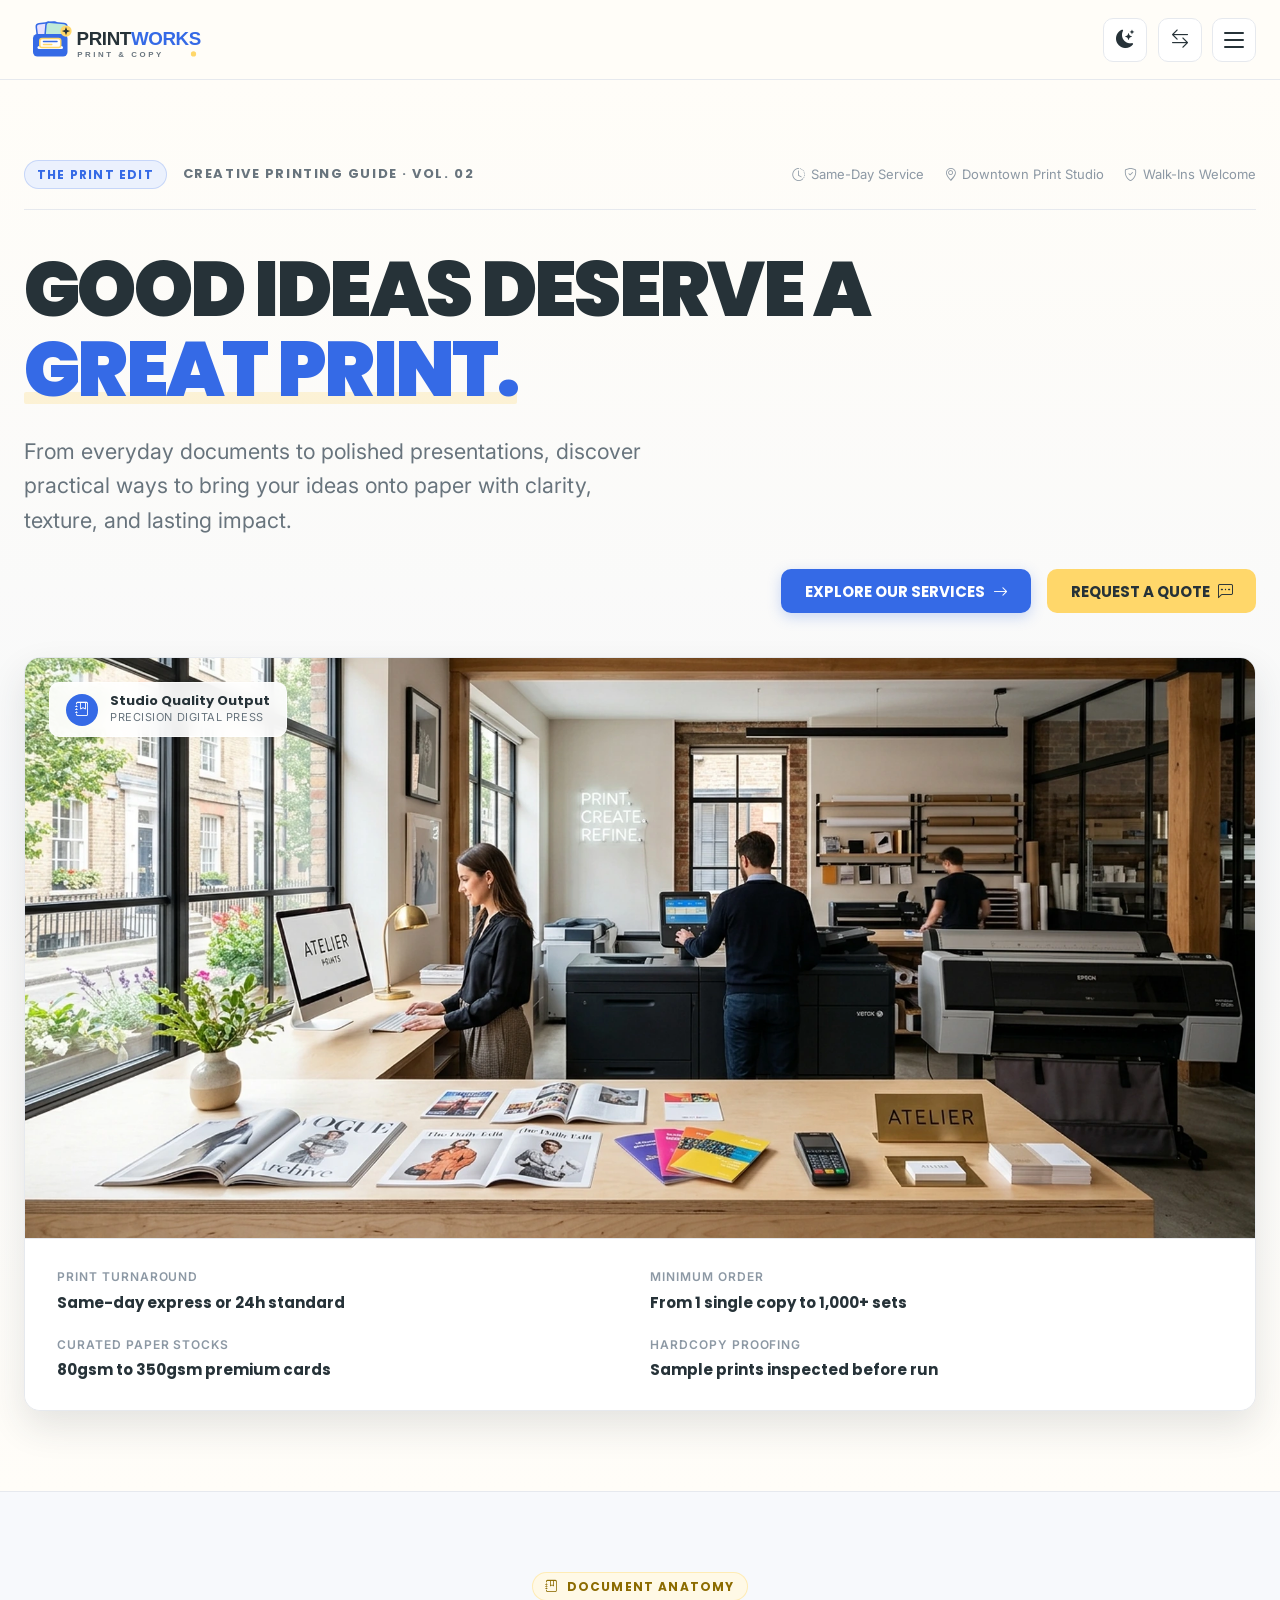
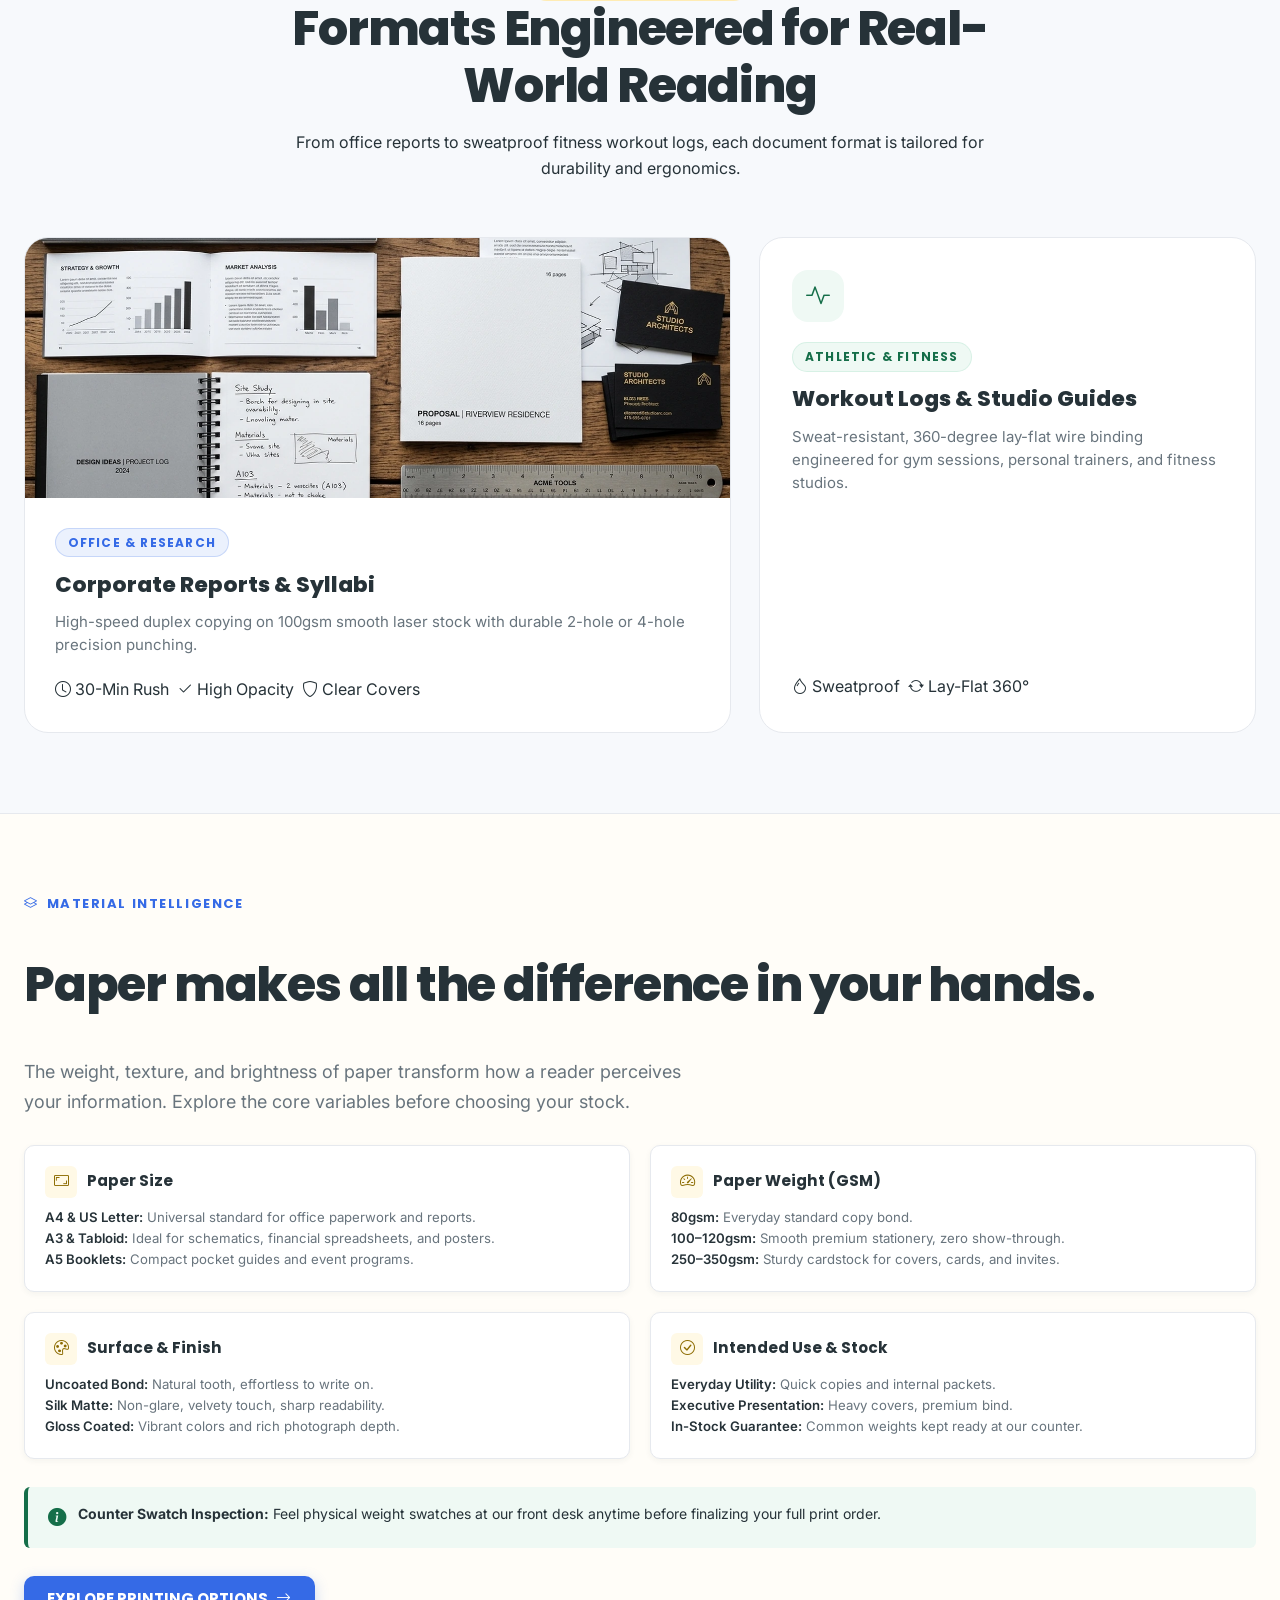
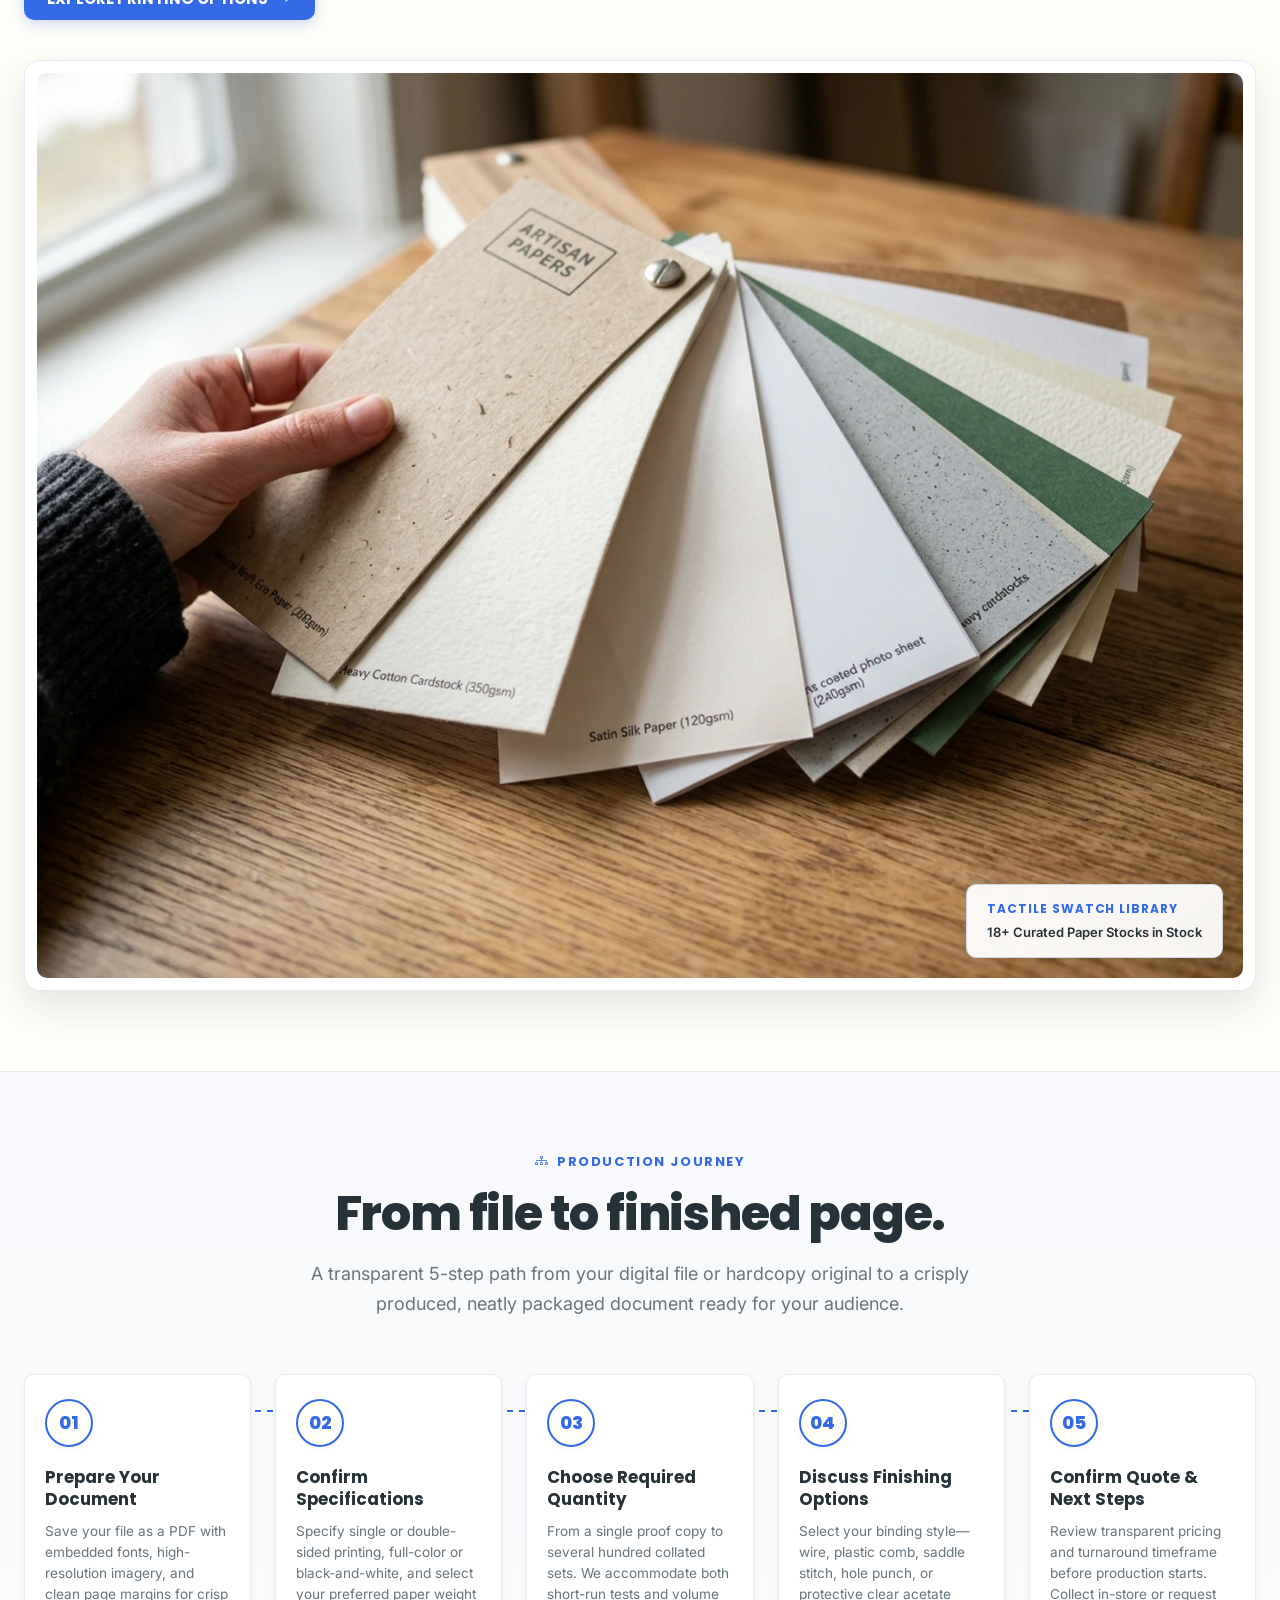
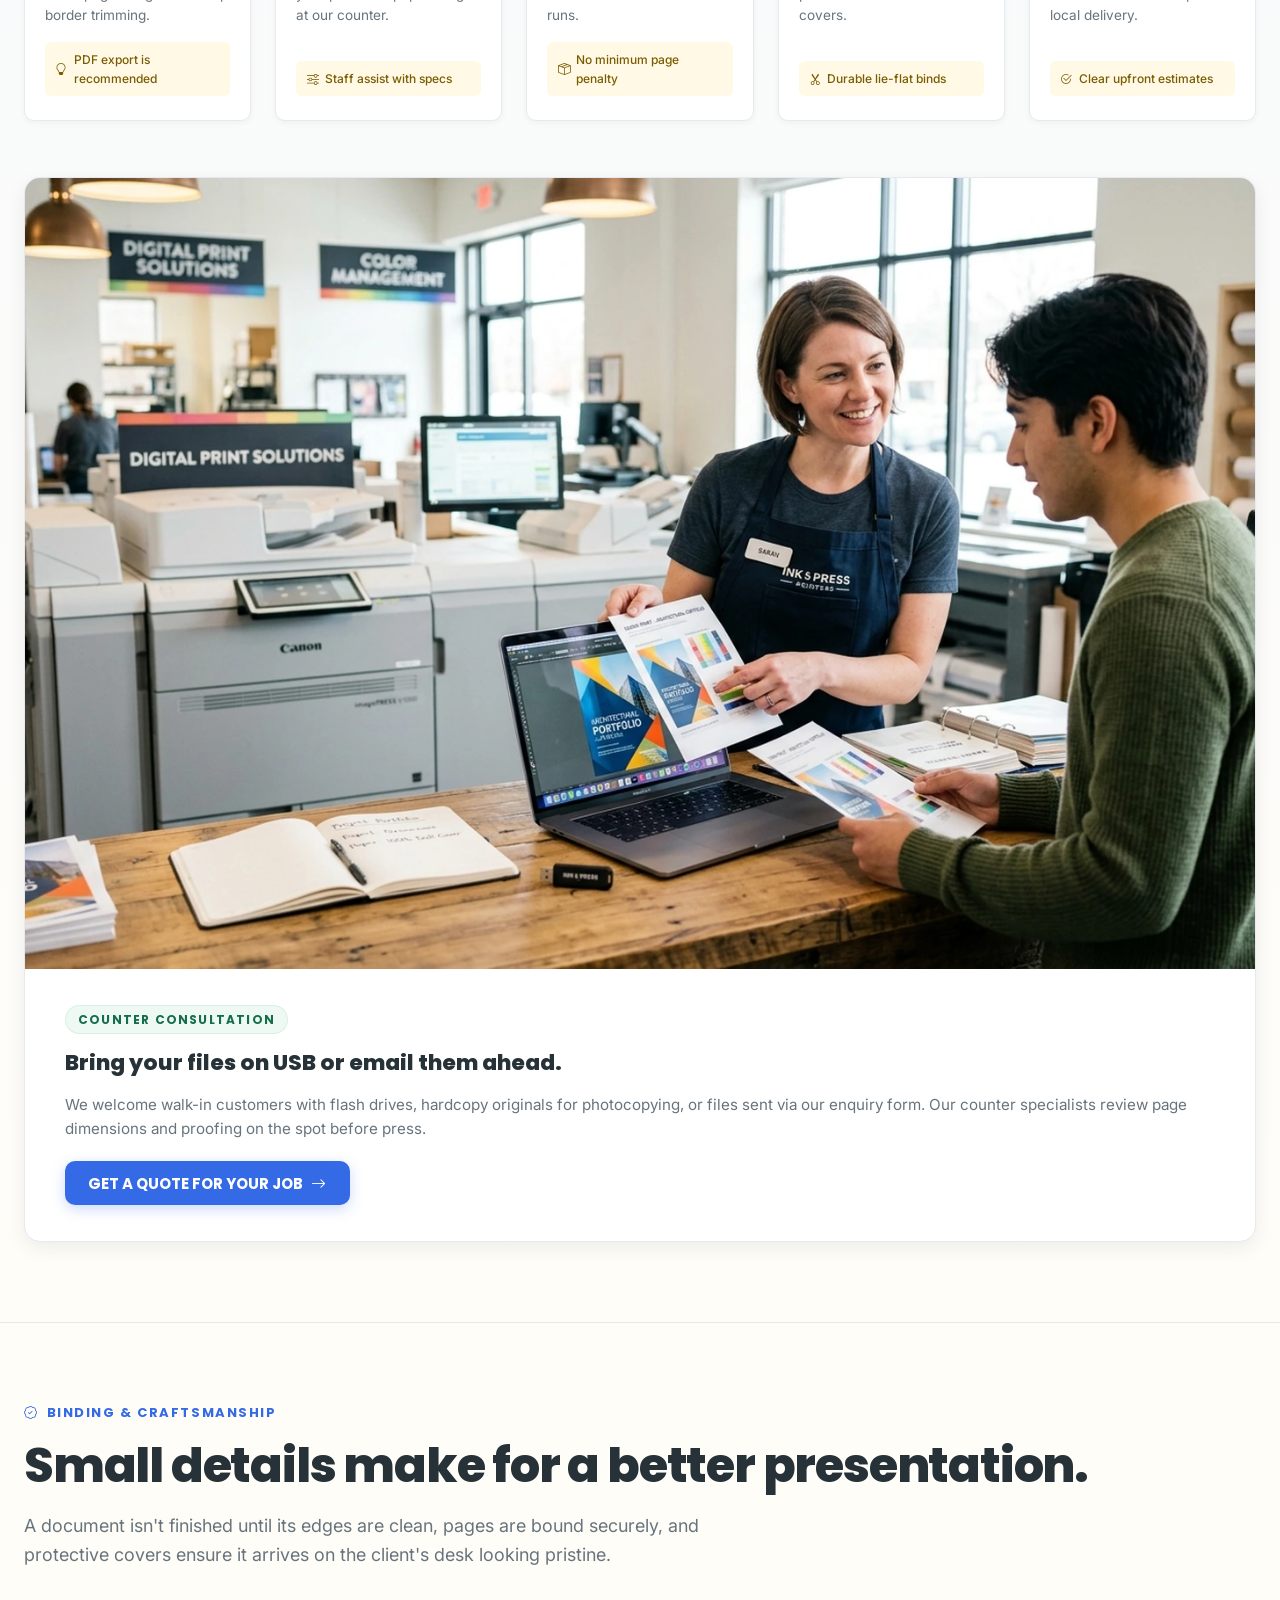
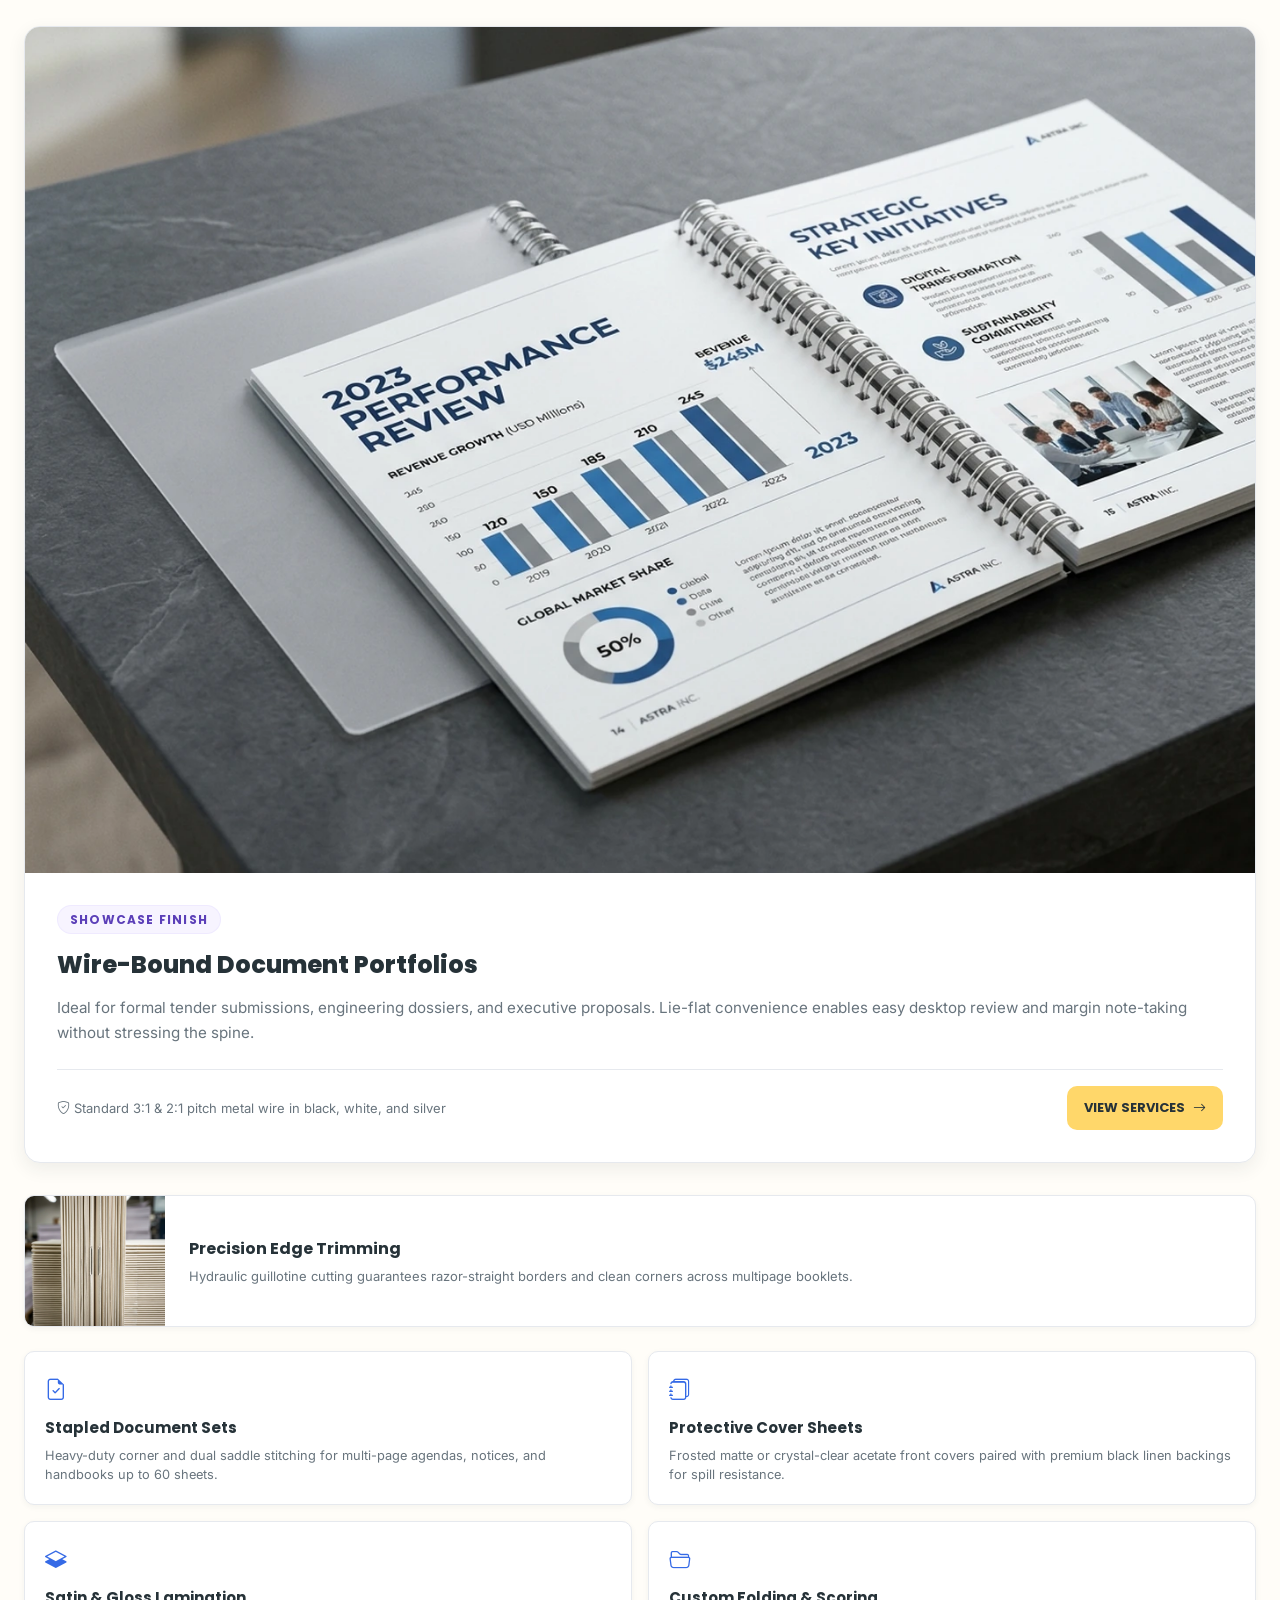
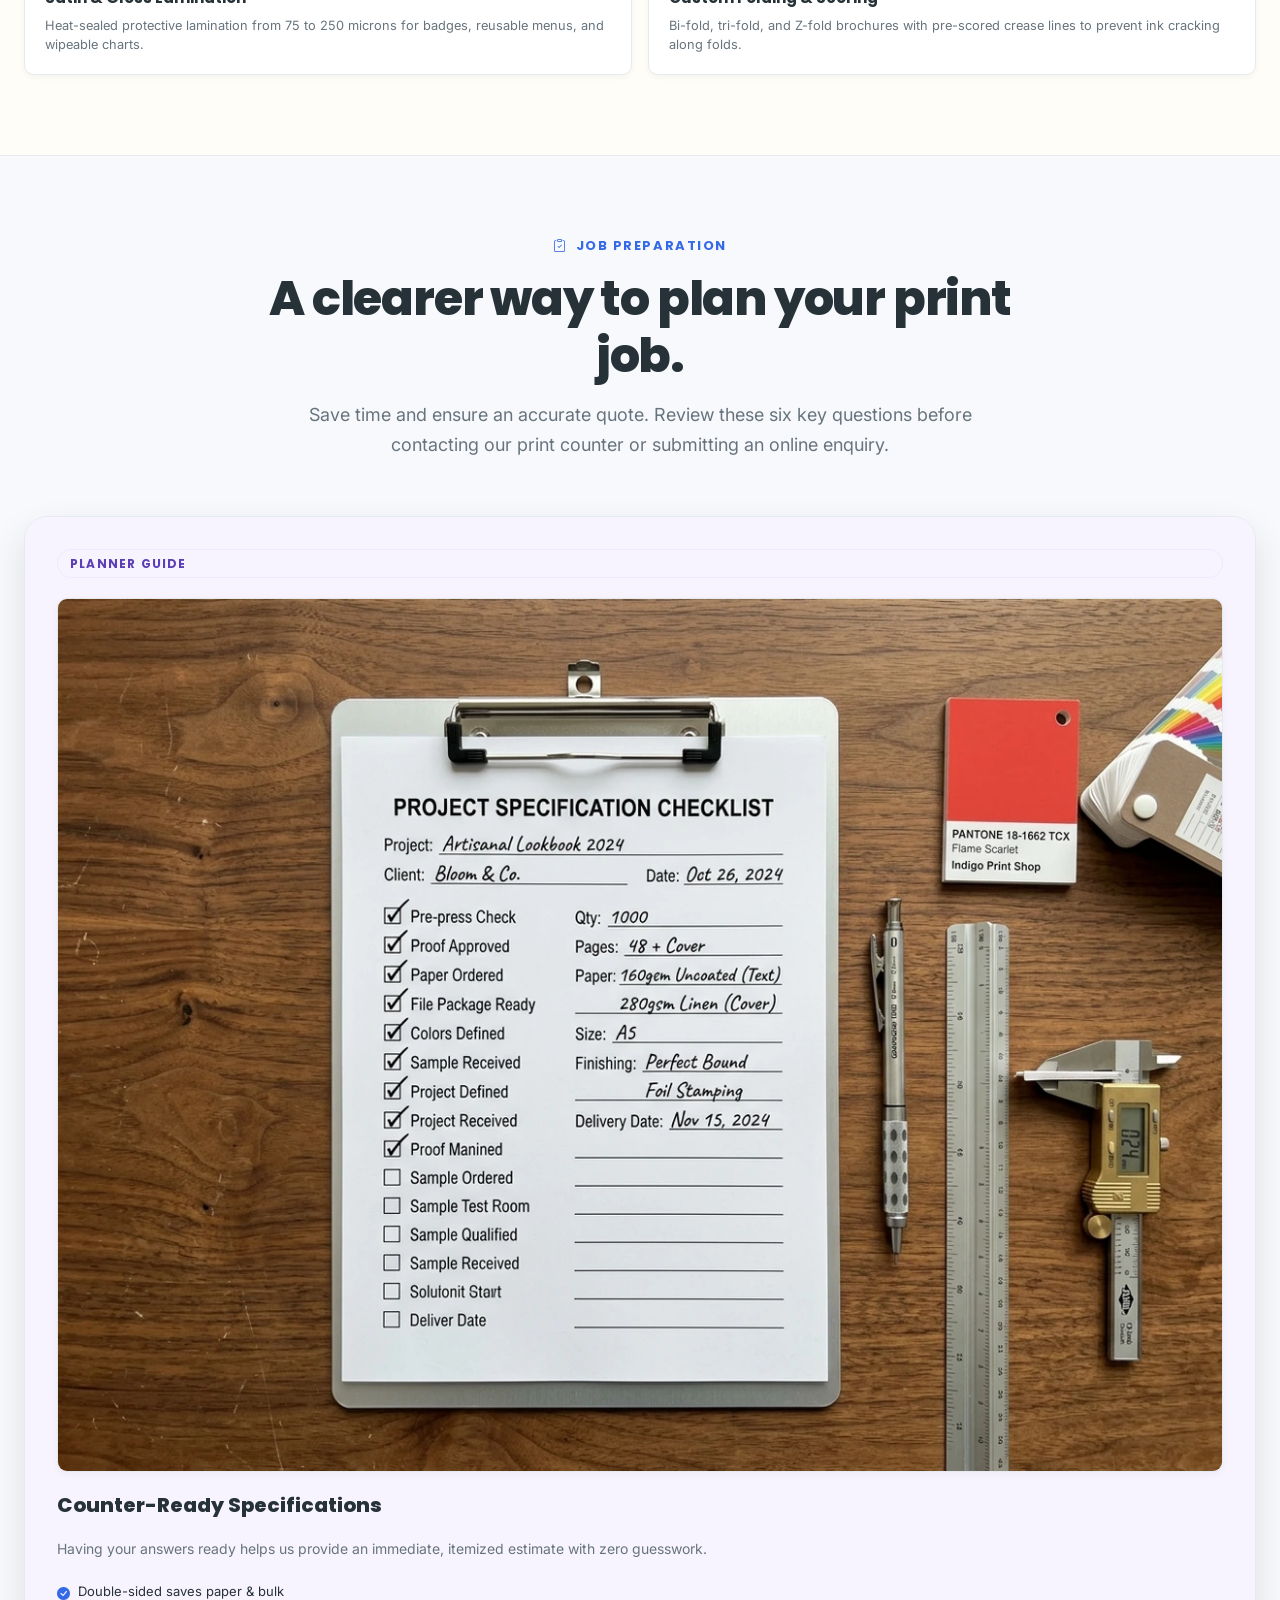
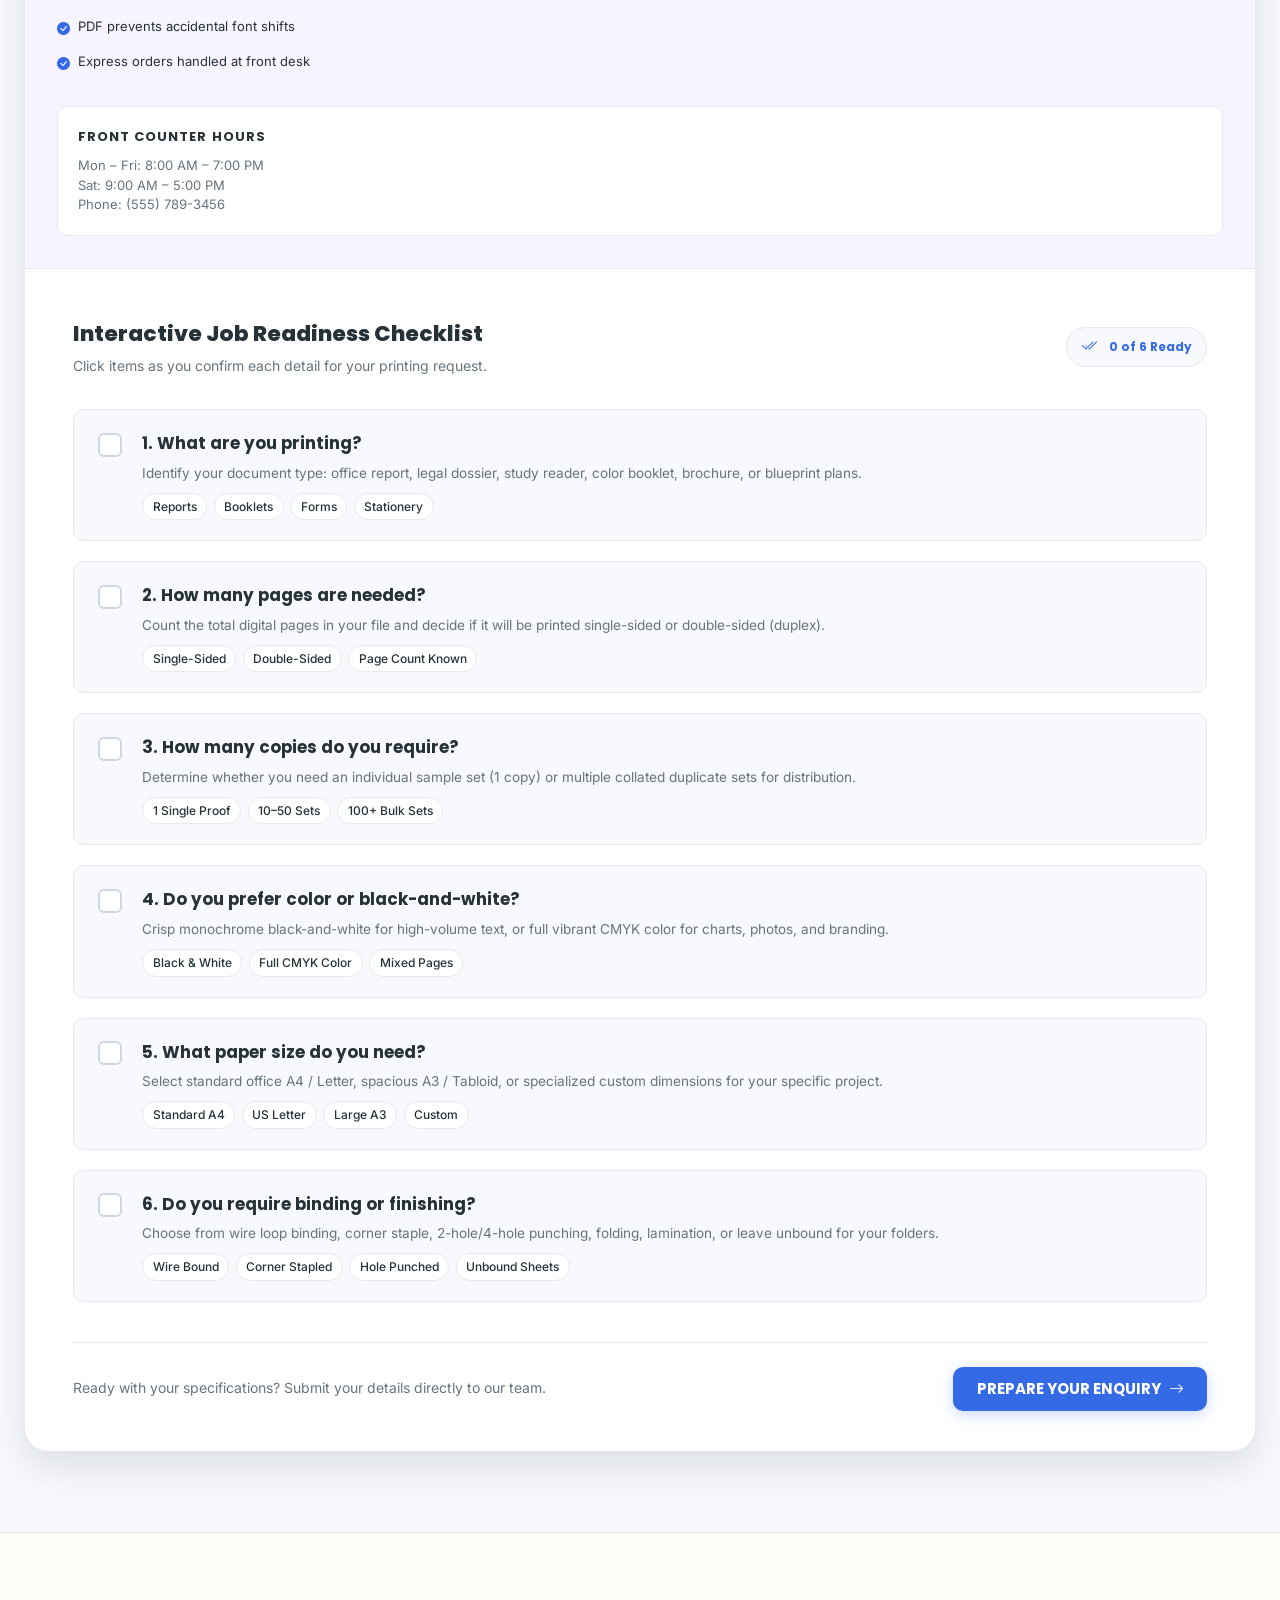
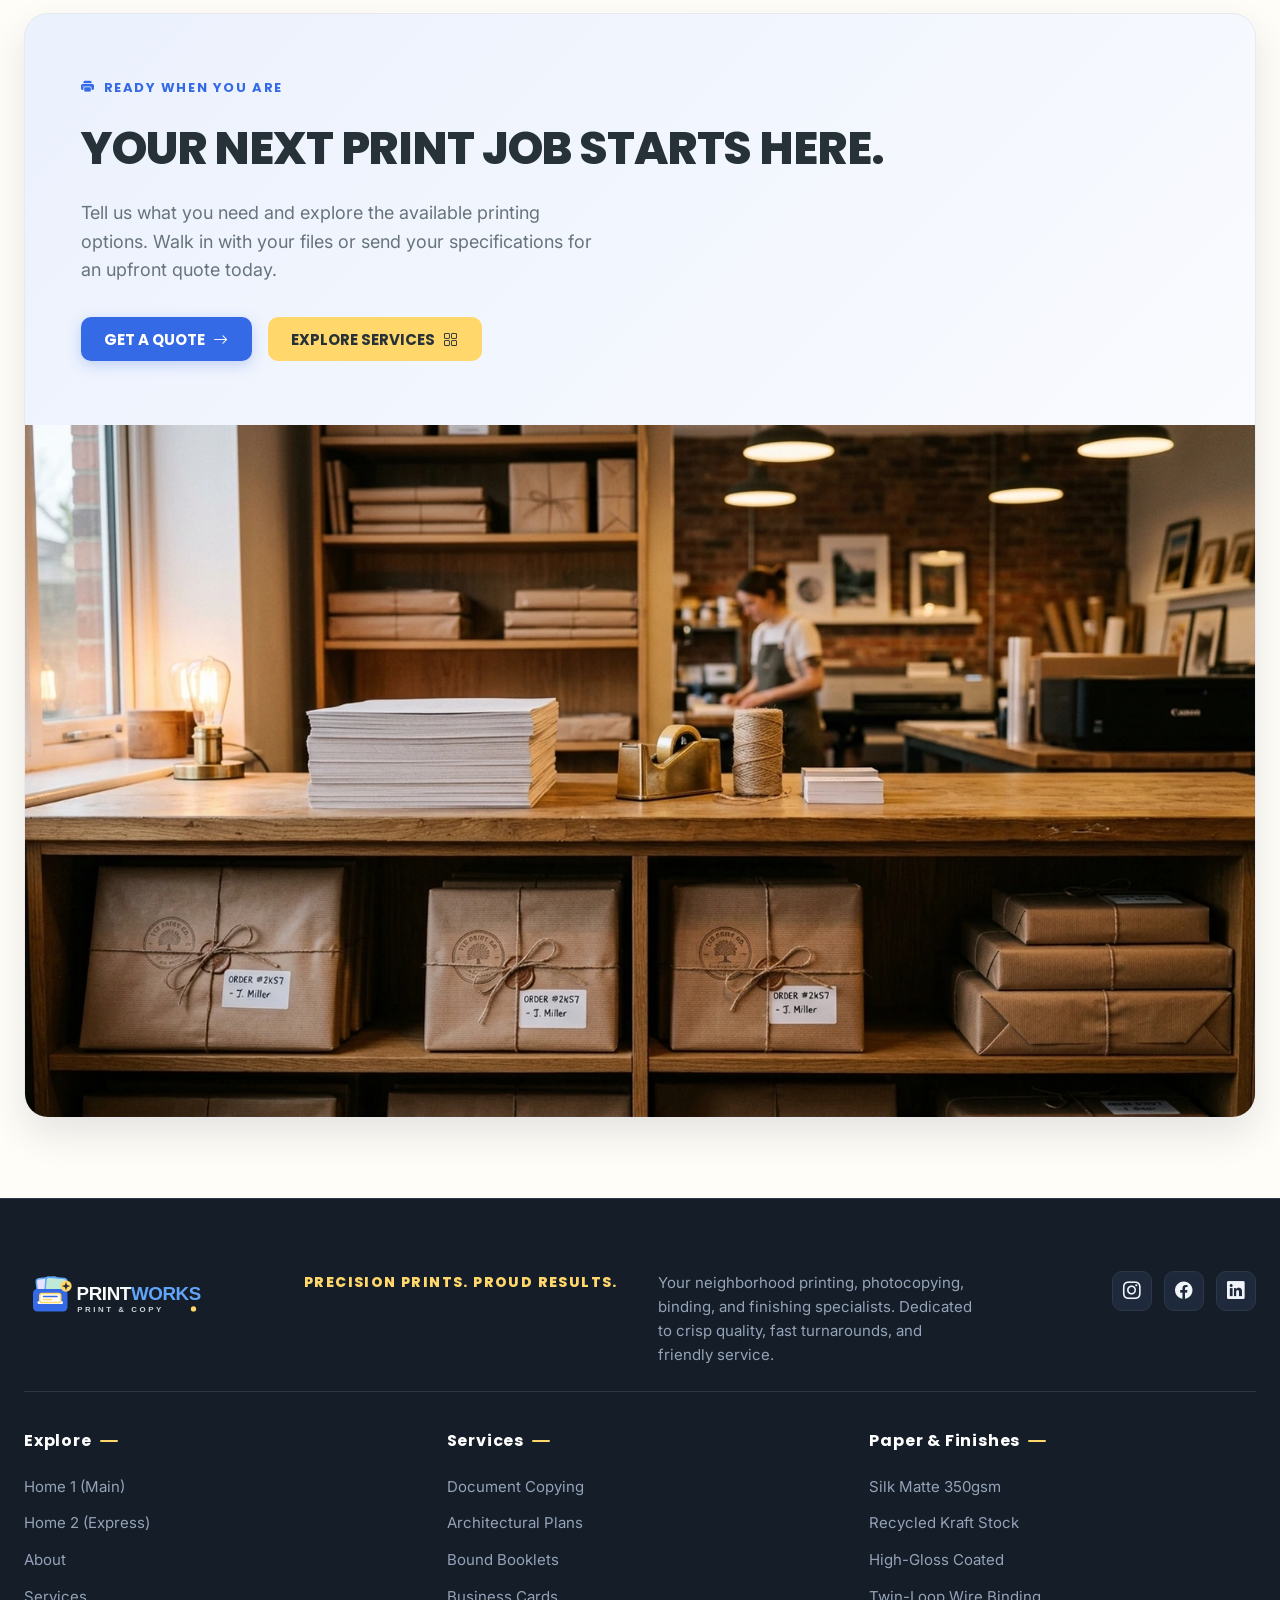
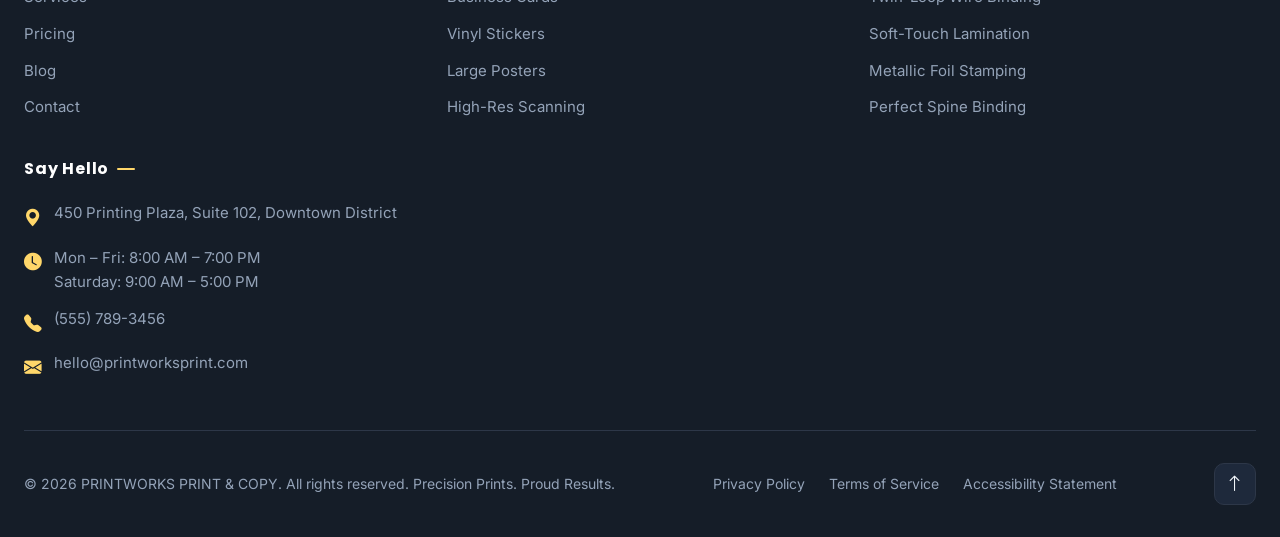
<file: home2.html>
<!DOCTYPE html>
<html lang="en" dir="ltr" data-theme="light">
<head>
  <meta charset="UTF-8">
  <meta name="viewport" content="width=device-width, initial-scale=1.0">
  <title>The Print Edit — PRINTWORKS PRINT &amp; COPY | Editorial Printing &amp; Document Craft</title>
  <meta name="description" content="Discover The Print Edit by PRINTWORKS PRINT &amp; COPY. Creative editorial printing guide, paper stock comparisons, binding craftsmanship, and simple print job planning.">

  <!-- Favicon -->
  <link rel="icon" type="image/svg+xml" href="assets/icons/favicon.svg">
  <link rel="apple-touch-icon" href="assets/icons/favicon.svg">

  <!-- Instant Theme & Direction Initialization (Prevents visible flash) -->
  <script>
    (function () {
      try {
        const savedTheme = localStorage.getItem('printworks_theme');
        if (savedTheme) {
          document.documentElement.setAttribute('data-theme', savedTheme);
        } else if (window.matchMedia && window.matchMedia('(prefers-color-scheme: dark)').matches) {
          document.documentElement.setAttribute('data-theme', 'dark');
        }
        const savedDir = localStorage.getItem('printworks_dir');
        if (savedDir) {
          document.documentElement.setAttribute('dir', savedDir);
          document.documentElement.setAttribute('lang', savedDir === 'rtl' ? 'ar' : 'en');
        }
      } catch (e) {}
    })();
  </script>

  <!-- Google Fonts: Poppins (Headings) & Inter (Body) -->
  <link rel="preconnect" href="https://fonts.googleapis.com">
  <link rel="preconnect" href="https://fonts.gstatic.com" crossorigin>
  <link href="https://fonts.googleapis.com/css2?family=Inter:wght@400;500;600;700&family=Poppins:wght@600;700;800;900&display=swap" rel="stylesheet">

  <!-- Bootstrap Icons -->
  <link rel="stylesheet" href="https://cdn.jsdelivr.net/npm/bootstrap-icons@1.11.3/font/bootstrap-icons.min.css">

  <!-- Stylesheets -->
  <link rel="stylesheet" href="assets/css/style.css">
  <link rel="stylesheet" href="assets/css/pages/home2.css">
  <link rel="stylesheet" href="assets/css/responsive.css">
</head>
<body>

  <!-- ========================================================================
       GLOBAL NAVBAR (DESKTOP 1281px+ | TABLET & MOBILE COLLAPSE 1280px-)
       Reused identically from index.html with Home 2 marked as active
       ======================================================================== -->
  <header class="fg-navbar" role="banner">
    <div class="fg-container fg-navbar-inner">

      <!-- Brand Logo (Left Side) -->
      <a href="index.html" class="fg-brand" aria-label="PRINTWORKS PRINT &amp; COPY Homepage">
        <img src="assets/icons/logo.svg" alt="PRINTWORKS PRINT &amp; COPY" class="fg-brand-img fg-brand-img-light" width="240" height="48">
        <img src="assets/icons/logo-light.svg" alt="PRINTWORKS PRINT &amp; COPY" class="fg-brand-img fg-brand-img-dark" width="240" height="48">
      </a>

      <!-- Desktop Navigation Menu (Visible on 1281px+) -->
      <nav class="fg-nav-menu" aria-label="Primary Navigation">
        <!-- Home Dropdown -->
        <div class="fg-nav-dropdown">
          <a href="home2.html" class="fg-nav-link active" aria-haspopup="true" aria-expanded="false">
            <span>Home</span>
            <i class="bi bi-chevron-down" style="font-size: 0.75rem;" aria-hidden="true"></i>
          </a>
          <div class="fg-dropdown-menu" role="menu">
            <a href="index.html" class="fg-dropdown-link" role="menuitem">
              <i class="bi bi-house-door" aria-hidden="true"></i>
              <span>Home 1 (Main)</span>
            </a>
            <a href="home2.html" class="fg-dropdown-link active" role="menuitem" aria-current="page">
              <i class="bi bi-layout-text-window-reverse" aria-hidden="true"></i>
              <span>Home 2 (Express)</span>
            </a>
          </div>
        </div>

        <a href="about.html" class="fg-nav-link">About</a>
        <a href="services.html" class="fg-nav-link">Products</a>
        <a href="pricing.html" class="fg-nav-link">Deals</a>
        <a href="blog.html" class="fg-nav-link">Blog</a>
        <a href="contact.html" class="fg-nav-link">Contact</a>
      </nav>

      <!-- Right Side Controls & Actions -->
      <div class="fg-nav-controls">
        <!-- Dark Mode Toggle Button -->
        <button type="button" class="fg-icon-btn theme-toggle-btn" aria-label="Toggle dark mode" title="Toggle dark mode">
          <i class="bi bi-moon-stars-fill" aria-hidden="true"></i>
        </button>

        <!-- RTL / LTR Direction Toggle Button -->
        <button type="button" class="fg-icon-btn rtl-toggle-btn" aria-label="Toggle text direction" title="RTL / LTR Toggle">
          <i class="bi bi-arrow-left-right" aria-hidden="true"></i>
        </button>

        <!-- Desktop Action Button (Get a Quote) -->
        <button type="button" class="fg-btn fg-btn-primary fg-login-btn fg-navbar-cta" data-modal="login">
          <i class="bi bi-box-arrow-in-right" aria-hidden="true"></i>
          <span>Login</span>
        </button>

        <!-- Mobile & Tablet Hamburger Menu Toggle (<= 1280px) -->
        <button type="button" class="fg-hamburger-btn" aria-label="Open navigation menu" aria-expanded="false" aria-controls="mobile-drawer">
          <span></span>
          <span></span>
          <span></span>
        </button>
      </div>

    </div>
  </header>

  <!-- ========================================================================
       MOBILE & TABLET DRAWER MENU (MANDATORY RULE COMPLIANCE)
       Contains ALL navigation items, Home dropdown, utilities & login button
       ======================================================================== -->
  <div class="fg-drawer-backdrop" aria-hidden="true"></div>

  <aside id="mobile-drawer" class="fg-drawer" aria-label="Mobile Navigation Drawer" aria-hidden="true">
    <div class="fg-drawer-header">
      <a href="index.html" class="fg-brand" aria-label="PRINTWORKS PRINT &amp; COPY Homepage">
        <img src="assets/icons/logo.svg" alt="PRINTWORKS PRINT &amp; COPY" class="fg-brand-img fg-brand-img-light" width="200" height="40">
        <img src="assets/icons/logo-light.svg" alt="PRINTWORKS PRINT &amp; COPY" class="fg-brand-img fg-brand-img-dark" width="200" height="40">
      </a>
      <button type="button" class="fg-drawer-close" aria-label="Close navigation menu">
        <i class="bi bi-x-lg" aria-hidden="true"></i>
      </button>
    </div>

    <div class="fg-drawer-body">
      <nav class="fg-drawer-nav" aria-label="Mobile Menu Links">
        <!-- Home Dropdown -->
        <div class="fg-drawer-dropdown is-expanded">
          <button type="button" class="fg-drawer-link fg-drawer-dropdown-btn active" aria-expanded="true">
            <span class="fg-drawer-link-inner">
              <i class="bi bi-house-door" aria-hidden="true"></i>
              <span>Home</span>
            </span>
            <i class="bi bi-chevron-down fg-drawer-chevron" aria-hidden="true"></i>
          </button>
          <div class="fg-drawer-submenu">
            <a href="index.html" class="fg-drawer-sublink">
              <i class="bi bi-arrow-right-short" aria-hidden="true"></i>
              <span>Home 1</span>
            </a>
            <a href="home2.html" class="fg-drawer-sublink active" aria-current="page">
              <i class="bi bi-check2" aria-hidden="true"></i>
              <span>Home 2</span>
            </a>
          </div>
        </div>

        <a href="about.html" class="fg-drawer-link">
          <span class="fg-drawer-link-inner"><i class="bi bi-info-circle" aria-hidden="true"></i><span>About</span></span>
          <i class="bi bi-chevron-right" aria-hidden="true"></i>
        </a>
        <a href="services.html" class="fg-drawer-link">
          <span class="fg-drawer-link-inner"><i class="bi bi-printer" aria-hidden="true"></i><span>Products</span></span>
          <i class="bi bi-chevron-right" aria-hidden="true"></i>
        </a>
        <a href="pricing.html" class="fg-drawer-link">
          <span class="fg-drawer-link-inner"><i class="bi bi-tag" aria-hidden="true"></i><span>Deals</span></span>
          <i class="bi bi-chevron-right" aria-hidden="true"></i>
        </a>
        <a href="blog.html" class="fg-drawer-link">
          <span class="fg-drawer-link-inner"><i class="bi bi-journal-text" aria-hidden="true"></i><span>Blog</span></span>
          <i class="bi bi-chevron-right" aria-hidden="true"></i>
        </a>
        <a href="contact.html" class="fg-drawer-link">
          <span class="fg-drawer-link-inner"><i class="bi bi-envelope" aria-hidden="true"></i><span>Contact</span></span>
          <i class="bi bi-chevron-right" aria-hidden="true"></i>
        </a>
      </nav>

      <div class="fg-drawer-divider"></div>

      <!-- Drawer Theme & Direction Controls -->
      <div class="fg-drawer-controls">
        <span class="fg-drawer-controls-label">Preferences</span>
        <div class="fg-drawer-toggle-group">
          <button type="button" class="fg-icon-btn theme-toggle-btn" aria-label="Toggle dark mode" title="Toggle dark mode">
            <i class="bi bi-moon-stars-fill" aria-hidden="true"></i>
          </button>
          <button type="button" class="fg-icon-btn rtl-toggle-btn" aria-label="Toggle text direction" title="RTL / LTR Toggle">
            <i class="bi bi-arrow-left-right" aria-hidden="true"></i>
          </button>
        </div>
      </div>
    </div>

    <!-- Drawer Footer with Login Button -->
    <div class="fg-drawer-footer">
      <button type="button" class="fg-btn fg-btn-primary fg-login-btn" style="width: 100%;">
        <i class="bi bi-box-arrow-in-right" aria-hidden="true"></i>
        <span>Login / Account</span>
      </button>
      <a href="contact.html#order-enquiry" class="fg-btn fg-btn-secondary" style="width: 100%;">
        <i class="bi bi-calculator" aria-hidden="true"></i>
        <span>Instant Quote</span>
      </a>
    </div>
  </aside>

  <!-- ========================================================================
       MAIN CONTENT: EXACTLY SEVEN UNIQUE EDITORIAL SECTIONS
       ======================================================================== -->
  <main id="main-content">

    <!-- ----------------------------------------------------------------------
         SECTION 1 — THE PRINT EDIT (EDITORIAL HERO SPREAD)
         ---------------------------------------------------------------------- -->
    <section id="editorial-hero" class="h2-section h2-hero-section" aria-labelledby="h2-hero-title">
      <div class="fg-container">

        <!-- Top Editorial Masthead Bar -->
        <div class="h2-hero-masthead">
          <div class="h2-masthead-left">
            <span class="h2-editorial-tag">THE PRINT EDIT</span>
            <span class="h2-masthead-vol">CREATIVE PRINTING GUIDE · VOL. 02</span>
          </div>
          <div class="h2-masthead-meta">
            <span><i class="bi bi-clock-history" aria-hidden="true"></i> Same-Day Service</span>
            <span><i class="bi bi-geo-alt" aria-hidden="true"></i> Downtown Print Studio</span>
            <span><i class="bi bi-shield-check" aria-hidden="true"></i> Walk-Ins Welcome</span>
          </div>
        </div>

        <!-- Headline & Editorial Intro Block -->
        <div class="h2-hero-headline-block">
          <h1 id="h2-hero-title" class="h2-hero-title">
            GOOD IDEAS DESERVE A <span class="h2-hero-title-accent">GREAT PRINT.</span>
          </h1>

          <div class="h2-hero-sub-grid">
            <p class="h2-hero-desc">
              From everyday documents to polished presentations, discover practical ways to bring your ideas onto paper with clarity, texture, and lasting impact.
            </p>
            <div class="h2-hero-actions">
              <a href="services.html" class="fg-btn fg-btn-primary">
                <span>EXPLORE OUR SERVICES</span>
                <i class="bi bi-arrow-right" aria-hidden="true"></i>
              </a>
              <a href="contact.html#order-enquiry" class="fg-btn fg-btn-secondary">
                <span>REQUEST A QUOTE</span>
                <i class="bi bi-chat-left-dots" aria-hidden="true"></i>
              </a>
            </div>
          </div>
        </div>

        <!-- Wide Panoramic Photographic Composition -->
        <div class="h2-hero-panoramic-card h2-paper-shadow">
          <div class="h2-hero-img-wrap">
            <img 
              src="assets/images/home2/home2-hero.webp" 
              alt="Creative print studio workspace with editorial proofs, sample paper sheets, and printed publications"
              class="h2-hero-img"
              width="1920" 
              height="1080"
              loading="eager"
            >
            <div class="h2-hero-badge-overlay">
              <div class="h2-badge-icon">
                <i class="bi bi-journal-bookmark" aria-hidden="true"></i>
              </div>
              <div>
                <div class="h2-badge-text-title">Studio Quality Output</div>
                <div class="h2-badge-text-sub">Precision Digital Press</div>
              </div>
            </div>
          </div>

          <!-- Editorial Specifications Strip -->
          <div class="h2-hero-specs-strip">
            <div class="h2-spec-item">
              <span class="h2-spec-label">Print Turnaround</span>
              <span class="h2-spec-val">Same-day express or 24h standard</span>
            </div>
            <div class="h2-spec-item">
              <span class="h2-spec-label">Minimum Order</span>
              <span class="h2-spec-val">From 1 single copy to 1,000+ sets</span>
            </div>
            <div class="h2-spec-item">
              <span class="h2-spec-label">Curated Paper Stocks</span>
              <span class="h2-spec-val">80gsm to 350gsm premium cards</span>
            </div>
            <div class="h2-spec-item">
              <span class="h2-spec-label">Hardcopy Proofing</span>
              <span class="h2-spec-val">Sample prints inspected before run</span>
            </div>
          </div>
        </div>

      </div>
    </section>

    <!-- ----------------------------------------------------------------------
         SECTION 2 — THE PRINTING NOTEBOOK (DOCUMENT ANATOMY & WORKOUT LOGS)
         ---------------------------------------------------------------------- -->
    <section id="printing-notebook" class="h2-section h2-notebook-section" aria-labelledby="notebook-title">
      <div class="fg-container">

        <div class="h2-section-header text-center">
          <span class="h2-editorial-tag h2-editorial-tag-yellow">
            <i class="bi bi-journal-bookmark" aria-hidden="true"></i>
            <span>Document Anatomy</span>
          </span>
          <h2 id="notebook-title" class="h2-section-title">
            Formats Engineered for Real-World Reading
          </h2>
          <p class="h2-section-desc">
            From office reports to sweatproof fitness workout logs, each document format is tailored for durability and ergonomics.
          </p>
        </div>

        <div class="h2-notebook-grid" style="display: grid; grid-template-columns: repeat(12, 1fr); gap: 1.75rem; align-items: stretch;">

          <!-- Feature 1: General Business & Academic Notebooks (7 cols) -->
          <article class="h2-doc-card" style="grid-column: span 7; background-color: var(--bg-surface); border: 1px solid var(--border-light); border-radius: var(--radius-xl); overflow: hidden; display: flex; flex-direction: column;">
            <div style="max-height: 260px; overflow: hidden;">
              <img src="assets/images/home2/home2-notebook.webp" alt="Neatly arranged stationery, spiral-bound notebooks, and business report folios on clean wood surface" style="width: 100%; height: 260px; object-fit: cover;" width="1400" height="900" loading="lazy">
            </div>
            <div style="padding: 1.85rem; display: flex; flex-direction: column; flex-grow: 1;">
              <span class="h2-editorial-tag" style="margin-bottom: 0.65rem; align-self: flex-start;">Office &amp; Research</span>
              <h3 style="font-family: var(--font-heading); font-size: 1.35rem; font-weight: 800; color: var(--text-main); margin-bottom: 0.5rem;">Corporate Reports &amp; Syllabi</h3>
              <p style="font-size: 0.9375rem; color: var(--text-muted); line-height: 1.55; margin-bottom: 1.25rem;">
                High-speed duplex copying on 100gsm smooth laser stock with durable 2-hole or 4-hole precision punching.
              </p>
              <div style="display: flex; gap: 0.5rem; flex-wrap: wrap; margin-top: auto;">
                <span class="fg-tag-pill"><i class="bi bi-clock"></i> 30-Min Rush</span>
                <span class="fg-tag-pill"><i class="bi bi-check2"></i> High Opacity</span>
                <span class="fg-tag-pill"><i class="bi bi-shield"></i> Clear Covers</span>
              </div>
            </div>
          </article>

          <!-- Feature 2: Athletic & Fitness Workout Journals (5 cols with FITNESS IMAGERY) -->
          <article class="h2-doc-card" style="grid-column: span 5; background-color: var(--bg-surface); border: 1px solid var(--border-light); border-radius: var(--radius-xl); padding: 2rem; display: flex; flex-direction: column; justify-content: space-between;">
            <div>
              <div style="width: 52px; height: 52px; border-radius: var(--radius-lg); background-color: var(--fg-mint-light); color: #156E49; display: flex; align-items: center; justify-content: center; font-size: 1.5rem; margin-bottom: 1.25rem;">
                <i class="bi bi-activity" aria-hidden="true"></i>
              </div>
              <span class="h2-editorial-tag h2-editorial-tag-mint" style="margin-bottom: 0.65rem;">Athletic &amp; Fitness</span>
              <h3 style="font-family: var(--font-heading); font-size: 1.35rem; font-weight: 800; color: var(--text-main); margin-bottom: 0.5rem;">Workout Logs &amp; Studio Guides</h3>
              <p style="font-size: 0.9375rem; color: var(--text-muted); line-height: 1.55; margin-bottom: 1.25rem;">
                Sweat-resistant, 360-degree lay-flat wire binding engineered for gym sessions, personal trainers, and fitness studios.
              </p>
            </div>
            <div style="display: flex; gap: 0.5rem; flex-wrap: wrap;">
              <span class="fg-tag-pill fg-tag-pill-highlight"><i class="bi bi-droplet"></i> Sweatproof</span>
              <span class="fg-tag-pill"><i class="bi bi-arrow-repeat"></i> Lay-Flat 360°</span>
            </div>
          </article>

        </div>

      </div>
    </section>

    <!-- ----------------------------------------------------------------------
         SECTION 3 — PAPER MAKES A DIFFERENCE (SPLIT COMPARISON)
         ---------------------------------------------------------------------- -->
    <section id="paper-difference" class="h2-section h2-paper-section" aria-labelledby="paper-title">
      <div class="fg-container">

        <div class="h2-paper-split-layout">

          <!-- Left Side: Explanatory Content & Comparison Matrix -->
          <div class="h2-paper-copy-block">
            <div class="h2-section-eyebrow">
              <i class="bi bi-layers" aria-hidden="true"></i>
              <span>MATERIAL INTELLIGENCE</span>
            </div>
            <h2 id="paper-title" class="h2-section-title">
              Paper makes all the difference in your hands.
            </h2>
            <p class="h2-section-lead">
              The weight, texture, and brightness of paper transform how a reader perceives your information. Explore the core variables before choosing your stock.
            </p>

            <!-- Structured Comparison Matrix -->
            <div class="h2-paper-matrix">
              <!-- Point 1: Paper Size -->
              <div class="h2-matrix-card">
                <div class="h2-matrix-header">
                  <div class="h2-matrix-icon"><i class="bi bi-aspect-ratio"></i></div>
                  <h3 class="h2-matrix-title">Paper Size</h3>
                </div>
                <p class="h2-matrix-list">
                  <strong>A4 &amp; US Letter:</strong> Universal standard for office paperwork and reports.<br>
                  <strong>A3 &amp; Tabloid:</strong> Ideal for schematics, financial spreadsheets, and posters.<br>
                  <strong>A5 Booklets:</strong> Compact pocket guides and event programs.
                </p>
              </div>

              <!-- Point 2: Paper Weight -->
              <div class="h2-matrix-card">
                <div class="h2-matrix-header">
                  <div class="h2-matrix-icon"><i class="bi bi-speedometer2"></i></div>
                  <h3 class="h2-matrix-title">Paper Weight (GSM)</h3>
                </div>
                <p class="h2-matrix-list">
                  <strong>80gsm:</strong> Everyday standard copy bond.<br>
                  <strong>100–120gsm:</strong> Smooth premium stationery, zero show-through.<br>
                  <strong>250–350gsm:</strong> Sturdy cardstock for covers, cards, and invites.
                </p>
              </div>

              <!-- Point 3: Surface & Finish -->
              <div class="h2-matrix-card">
                <div class="h2-matrix-header">
                  <div class="h2-matrix-icon"><i class="bi bi-palette"></i></div>
                  <h3 class="h2-matrix-title">Surface &amp; Finish</h3>
                </div>
                <p class="h2-matrix-list">
                  <strong>Uncoated Bond:</strong> Natural tooth, effortless to write on.<br>
                  <strong>Silk Matte:</strong> Non-glare, velvety touch, sharp readability.<br>
                  <strong>Gloss Coated:</strong> Vibrant colors and rich photograph depth.
                </p>
              </div>

              <!-- Point 4: Intended Use & Availability -->
              <div class="h2-matrix-card">
                <div class="h2-matrix-header">
                  <div class="h2-matrix-icon"><i class="bi bi-check-circle"></i></div>
                  <h3 class="h2-matrix-title">Intended Use &amp; Stock</h3>
                </div>
                <p class="h2-matrix-list">
                  <strong>Everyday Utility:</strong> Quick copies and internal packets.<br>
                  <strong>Executive Presentation:</strong> Heavy covers, premium bind.<br>
                  <strong>In-Stock Guarantee:</strong> Common weights kept ready at our counter.
                </p>
              </div>
            </div>

            <!-- Practical Counter Note -->
            <div class="h2-paper-note">
              <i class="bi bi-info-circle-fill" style="font-size: 1.15rem; color: #156E49;" aria-hidden="true"></i>
              <div>
                <strong>Counter Swatch Inspection:</strong> Feel physical weight swatches at our front desk anytime before finalizing your full print order.
              </div>
            </div>

            <div>
              <a href="services.html" class="fg-btn fg-btn-primary">
                <span>EXPLORE PRINTING OPTIONS</span>
                <i class="bi bi-arrow-right" aria-hidden="true"></i>
              </a>
            </div>
          </div>

          <!-- Right Side: Large Paper Sample Photograph -->
          <div class="h2-paper-showcase">
            <div class="h2-paper-frame">
              <div class="h2-paper-img-wrap">
                <img 
                  src="assets/images/home2/home2-paper.webp" 
                  alt="High resolution commercial photograph of tactile fanned-out paper stocks, weights, and fine textures"
                  class="h2-paper-img"
                  width="1400" 
                  height="900"
                  loading="lazy"
                >
              </div>
              <div class="h2-paper-swatches-badge">
                <div class="h2-swatch-badge-title">Tactile Swatch Library</div>
                <div class="h2-swatch-badge-desc">18+ Curated Paper Stocks in Stock</div>
              </div>
            </div>
          </div>

        </div>

      </div>
    </section>

    <!-- ----------------------------------------------------------------------
         SECTION 4 — FROM FILE TO FINISHED PAGE (PROCESS TIMELINE)
         ---------------------------------------------------------------------- -->
    <section id="print-workflow" class="h2-section h2-workflow-section" aria-labelledby="workflow-title">
      <div class="fg-container">

        <!-- Section Header -->
        <div class="h2-section-header text-center">
          <div class="h2-section-eyebrow">
            <i class="bi bi-diagram-3" aria-hidden="true"></i>
            <span>PRODUCTION JOURNEY</span>
          </div>
          <h2 id="workflow-title" class="h2-section-title">
            From file to finished page.
          </h2>
          <p class="h2-section-lead">
            A transparent 5-step path from your digital file or hardcopy original to a crisply produced, neatly packaged document ready for your audience.
          </p>
        </div>

        <!-- Horizontal Process Timeline (Converts to Vertical on Mobile) -->
        <div class="h2-workflow-timeline-wrapper">
          <div class="h2-timeline-track">

            <!-- Step 1 -->
            <div class="h2-timeline-step-card">
              <div class="h2-step-num-bubble">01</div>
              <h3 class="h2-step-title">Prepare Your Document</h3>
              <p class="h2-step-desc">
                Save your file as a PDF with embedded fonts, high-resolution imagery, and clean page margins for crisp border trimming.
              </p>
              <div class="h2-step-tip">
                <i class="bi bi-lightbulb" aria-hidden="true"></i>
                <span>PDF export is recommended</span>
              </div>
            </div>

            <!-- Step 2 -->
            <div class="h2-timeline-step-card">
              <div class="h2-step-num-bubble">02</div>
              <h3 class="h2-step-title">Confirm Specifications</h3>
              <p class="h2-step-desc">
                Specify single or double-sided printing, full-color or black-and-white, and select your preferred paper weight at our counter.
              </p>
              <div class="h2-step-tip">
                <i class="bi bi-sliders" aria-hidden="true"></i>
                <span>Staff assist with specs</span>
              </div>
            </div>

            <!-- Step 3 -->
            <div class="h2-timeline-step-card">
              <div class="h2-step-num-bubble">03</div>
              <h3 class="h2-step-title">Choose Required Quantity</h3>
              <p class="h2-step-desc">
                From a single proof copy to several hundred collated sets. We accommodate both short-run tests and volume runs.
              </p>
              <div class="h2-step-tip">
                <i class="bi bi-box-seam" aria-hidden="true"></i>
                <span>No minimum page penalty</span>
              </div>
            </div>

            <!-- Step 4 -->
            <div class="h2-timeline-step-card">
              <div class="h2-step-num-bubble">04</div>
              <h3 class="h2-step-title">Discuss Finishing Options</h3>
              <p class="h2-step-desc">
                Select your binding style—wire, plastic comb, saddle stitch, hole punch, or protective clear acetate covers.
              </p>
              <div class="h2-step-tip">
                <i class="bi bi-scissors" aria-hidden="true"></i>
                <span>Durable lie-flat binds</span>
              </div>
            </div>

            <!-- Step 5 -->
            <div class="h2-timeline-step-card">
              <div class="h2-step-num-bubble">05</div>
              <h3 class="h2-step-title">Confirm Quote &amp; Next Steps</h3>
              <p class="h2-step-desc">
                Review transparent pricing and turnaround timeframe before production starts. Collect in-store or request local delivery.
              </p>
              <div class="h2-step-tip">
                <i class="bi bi-check2-circle" aria-hidden="true"></i>
                <span>Clear upfront estimates</span>
              </div>
            </div>

          </div>
        </div>

        <!-- Workflow Equipment & Consultation Banner -->
        <div class="h2-workflow-banner">
          <div class="h2-workflow-banner-img-wrap">
            <img 
              src="assets/images/home2/home2-workflow.webp" 
              alt="Print shop specialist and client reviewing digital layout proofs and test sheets at the counter with digital press in background"
              class="h2-workflow-banner-img"
              width="1400" 
              height="900"
              loading="lazy"
            >
          </div>
          <div class="h2-workflow-banner-content">
            <span class="h2-editorial-tag h2-editorial-tag-mint" style="margin-bottom: 0.75rem;">COUNTER CONSULTATION</span>
            <h3 class="h2-workflow-banner-title">Bring your files on USB or email them ahead.</h3>
            <p class="h2-workflow-banner-desc">
              We welcome walk-in customers with flash drives, hardcopy originals for photocopying, or files sent via our enquiry form. Our counter specialists review page dimensions and proofing on the spot before press.
            </p>
            <a href="contact.html#order-enquiry" class="fg-btn fg-btn-primary">
              <span>GET A QUOTE FOR YOUR JOB</span>
              <i class="bi bi-arrow-right" aria-hidden="true"></i>
            </a>
          </div>
        </div>

      </div>
    </section>

    <!-- ----------------------------------------------------------------------
         SECTION 5 — SMALL DETAILS, BETTER PRESENTATION (ASYMMETRICAL GALLERY)
         ---------------------------------------------------------------------- -->
    <section id="finishing-details" class="h2-section h2-finishing-section" aria-labelledby="finishing-title">
      <div class="fg-container">

        <!-- Section Header -->
        <div class="h2-section-header">
          <div class="h2-section-eyebrow">
            <i class="bi bi-patch-check" aria-hidden="true"></i>
            <span>BINDING &amp; CRAFTSMANSHIP</span>
          </div>
          <h2 id="finishing-title" class="h2-section-title">
            Small details make for a better presentation.
          </h2>
          <p class="h2-section-lead">
            A document isn't finished until its edges are clean, pages are bound securely, and protective covers ensure it arrives on the client's desk looking pristine.
          </p>
        </div>

        <!-- Asymmetrical Editorial Gallery Layout -->
        <div class="h2-finishing-grid">

          <!-- Left Side: Large Document Photograph Card -->
          <div class="h2-finishing-main-card">
            <div class="h2-finishing-main-img-wrap">
              <img 
                src="assets/images/home2/home2-finishing-main.webp" 
                alt="Neatly bound corporate presentation booklet with durable wire loop spine and matte cover sheet"
                class="h2-finishing-main-img"
                width="1400" 
                height="1000"
                loading="lazy"
              >
            </div>
            <div class="h2-finishing-main-content">
              <span class="h2-editorial-tag h2-editorial-tag-lavender" style="margin-bottom: 0.75rem; width: fit-content;">SHOWCASE FINISH</span>
              <h3 class="h2-finishing-main-title">Wire-Bound Document Portfolios</h3>
              <p class="h2-finishing-main-desc">
                Ideal for formal tender submissions, engineering dossiers, and executive proposals. Lie-flat convenience enables easy desktop review and margin note-taking without stressing the spine.
              </p>
              <div style="margin-top: auto; padding-top: 1rem; border-top: 1px solid var(--border-light); display: flex; align-items: center; justify-content: space-between; flex-wrap: wrap; gap: 0.75rem;">
                <span style="font-size: 0.8125rem; color: var(--text-muted);"><i class="bi bi-shield-check"></i> Standard 3:1 &amp; 2:1 pitch metal wire in black, white, and silver</span>
                <a href="services.html" class="fg-btn fg-btn-secondary" style="padding: 0.45rem 1rem; font-size: 0.8125rem;">
                  <span>VIEW SERVICES</span>
                  <i class="bi bi-arrow-right" aria-hidden="true"></i>
                </a>
              </div>
            </div>
          </div>

          <!-- Right Side: Smaller Supporting Detail Photo + Options -->
          <div class="h2-finishing-side-column">

            <!-- Detail Photo Card -->
            <div class="h2-finishing-detail-card">
              <div class="h2-detail-img-wrap">
                <img 
                  src="assets/images/home2/home2-finishing-detail.webp" 
                  alt="Macro close-up photograph of staple alignment, precision trimming, and clean paper edges"
                  class="h2-detail-img"
                  width="1000" 
                  height="750"
                  loading="lazy"
                >
              </div>
              <div class="h2-detail-content">
                <h3 class="h2-detail-title">Precision Edge Trimming</h3>
                <p class="h2-detail-desc">
                  Hydraulic guillotine cutting guarantees razor-straight borders and clean corners across multipage booklets.
                </p>
              </div>
            </div>

            <!-- Finishing Feature Cards -->
            <div class="h2-finishing-options-deck">

              <!-- Feature 1 -->
              <div class="h2-finish-opt-box">
                <div class="h2-finish-opt-icon"><i class="bi bi-file-earmark-check"></i></div>
                <h4 class="h2-finish-opt-title">Stapled Document Sets</h4>
                <p class="h2-finish-opt-desc">
                  Heavy-duty corner and dual saddle stitching for multi-page agendas, notices, and handbooks up to 60 sheets.
                </p>
              </div>

              <!-- Feature 2 -->
              <div class="h2-finish-opt-box">
                <div class="h2-finish-opt-icon"><i class="bi bi-journals"></i></div>
                <h4 class="h2-finish-opt-title">Protective Cover Sheets</h4>
                <p class="h2-finish-opt-desc">
                  Frosted matte or crystal-clear acetate front covers paired with premium black linen backings for spill resistance.
                </p>
              </div>

              <!-- Feature 3 -->
              <div class="h2-finish-opt-box">
                <div class="h2-finish-opt-icon"><i class="bi bi-layers-half"></i></div>
                <h4 class="h2-finish-opt-title">Satin &amp; Gloss Lamination</h4>
                <p class="h2-finish-opt-desc">
                  Heat-sealed protective lamination from 75 to 250 microns for badges, reusable menus, and wipeable charts.
                </p>
              </div>

              <!-- Feature 4 -->
              <div class="h2-finish-opt-box">
                <div class="h2-finish-opt-icon"><i class="bi bi-folder2-open"></i></div>
                <h4 class="h2-finish-opt-title">Custom Folding &amp; Scoring</h4>
                <p class="h2-finish-opt-desc">
                  Bi-fold, tri-fold, and Z-fold brochures with pre-scored crease lines to prevent ink cracking along folds.
                </p>
              </div>

            </div>

          </div>

        </div>

      </div>
    </section>

    <!-- ----------------------------------------------------------------------
         SECTION 6 — A CLEARER WAY TO PLAN YOUR PRINT JOB (CHECKLIST PANEL)
         ---------------------------------------------------------------------- -->
    <section id="job-planner" class="h2-section h2-checklist-section" aria-labelledby="checklist-title">
      <div class="fg-container">

        <!-- Section Header -->
        <div class="h2-section-header text-center">
          <div class="h2-section-eyebrow">
            <i class="bi bi-clipboard-check" aria-hidden="true"></i>
            <span>JOB PREPARATION</span>
          </div>
          <h2 id="checklist-title" class="h2-section-title">
            A clearer way to plan your print job.
          </h2>
          <p class="h2-section-lead">
            Save time and ensure an accurate quote. Review these six key questions before contacting our print counter or submitting an online enquiry.
          </p>
        </div>

        <!-- Document-Inspired Checklist Panel with Contrasting Sidebar -->
        <div class="h2-checklist-card-frame">

          <!-- Contrasting Colored Sidebar -->
          <div class="h2-checklist-sidebar">
            <div class="h2-checklist-sidebar-top">
              <span class="h2-editorial-tag h2-editorial-tag-lavender">PLANNER GUIDE</span>
              <div class="h2-sidebar-img-wrap">
                <img 
                  src="assets/images/home2/home2-checklist.webp" 
                  alt="Clipboard with printed job specification checklist, metal pen, and architectural ruler on desk"
                  class="h2-sidebar-img"
                  width="1200" 
                  height="900"
                  loading="lazy"
                >
              </div>
              <h3 class="h2-sidebar-title">Counter-Ready Specifications</h3>
              <p class="h2-sidebar-desc">
                Having your answers ready helps us provide an immediate, itemized estimate with zero guesswork.
              </p>

              <div class="h2-sidebar-tips-list">
                <div class="h2-sidebar-tip-item">
                  <i class="bi bi-check-circle-fill"></i>
                  <span>Double-sided saves paper &amp; bulk</span>
                </div>
                <div class="h2-sidebar-tip-item">
                  <i class="bi bi-check-circle-fill"></i>
                  <span>PDF prevents accidental font shifts</span>
                </div>
                <div class="h2-sidebar-tip-item">
                  <i class="bi bi-check-circle-fill"></i>
                  <span>Express orders handled at front desk</span>
                </div>
              </div>
            </div>

            <div class="h2-sidebar-counter-card">
              <div class="h2-counter-card-title">Front Counter Hours</div>
              <div class="h2-counter-card-text">
                Mon – Fri: 8:00 AM – 7:00 PM<br>
                Sat: 9:00 AM – 5:00 PM<br>
                Phone: (555) 789-3456
              </div>
            </div>
          </div>

          <!-- Main Interactive Checklist Body -->
          <div class="h2-checklist-body">
            <div class="h2-checklist-header">
              <div>
                <h3 style="font-family: var(--font-heading); font-size: 1.35rem; font-weight: 800; color: var(--text-main); margin-bottom: 0.25rem;">
                  Interactive Job Readiness Checklist
                </h3>
                <p style="font-size: 0.875rem; color: var(--text-muted);">
                  Click items as you confirm each detail for your printing request.
                </p>
              </div>
              <div class="h2-checklist-progress-wrap">
                <i class="bi bi-check2-all" style="color: var(--fg-blue);" aria-hidden="true"></i>
                <span class="h2-progress-badge">0 of 6 Ready</span>
              </div>
            </div>

            <!-- 6 Key Checklist Rows -->
            <div class="h2-checklist-items-grid" role="group" aria-label="Print job planning checklist items">

              <!-- Question 1 -->
              <div class="h2-checklist-row" role="checkbox" aria-checked="false" tabindex="0">
                <div class="h2-check-box-indicator" aria-hidden="true">
                  <i class="bi bi-check-lg"></i>
                </div>
                <div class="h2-check-row-content">
                  <div class="h2-check-question">1. What are you printing?</div>
                  <p class="h2-check-desc">
                    Identify your document type: office report, legal dossier, study reader, color booklet, brochure, or blueprint plans.
                  </p>
                  <div class="h2-check-chips">
                    <span class="h2-chip-item">Reports</span>
                    <span class="h2-chip-item">Booklets</span>
                    <span class="h2-chip-item">Forms</span>
                    <span class="h2-chip-item">Stationery</span>
                  </div>
                </div>
              </div>

              <!-- Question 2 -->
              <div class="h2-checklist-row" role="checkbox" aria-checked="false" tabindex="0">
                <div class="h2-check-box-indicator" aria-hidden="true">
                  <i class="bi bi-check-lg"></i>
                </div>
                <div class="h2-check-row-content">
                  <div class="h2-check-question">2. How many pages are needed?</div>
                  <p class="h2-check-desc">
                    Count the total digital pages in your file and decide if it will be printed single-sided or double-sided (duplex).
                  </p>
                  <div class="h2-check-chips">
                    <span class="h2-chip-item">Single-Sided</span>
                    <span class="h2-chip-item">Double-Sided</span>
                    <span class="h2-chip-item">Page Count Known</span>
                  </div>
                </div>
              </div>

              <!-- Question 3 -->
              <div class="h2-checklist-row" role="checkbox" aria-checked="false" tabindex="0">
                <div class="h2-check-box-indicator" aria-hidden="true">
                  <i class="bi bi-check-lg"></i>
                </div>
                <div class="h2-check-row-content">
                  <div class="h2-check-question">3. How many copies do you require?</div>
                  <p class="h2-check-desc">
                    Determine whether you need an individual sample set (1 copy) or multiple collated duplicate sets for distribution.
                  </p>
                  <div class="h2-check-chips">
                    <span class="h2-chip-item">1 Single Proof</span>
                    <span class="h2-chip-item">10–50 Sets</span>
                    <span class="h2-chip-item">100+ Bulk Sets</span>
                  </div>
                </div>
              </div>

              <!-- Question 4 -->
              <div class="h2-checklist-row" role="checkbox" aria-checked="false" tabindex="0">
                <div class="h2-check-box-indicator" aria-hidden="true">
                  <i class="bi bi-check-lg"></i>
                </div>
                <div class="h2-check-row-content">
                  <div class="h2-check-question">4. Do you prefer color or black-and-white?</div>
                  <p class="h2-check-desc">
                    Crisp monochrome black-and-white for high-volume text, or full vibrant CMYK color for charts, photos, and branding.
                  </p>
                  <div class="h2-check-chips">
                    <span class="h2-chip-item">Black &amp; White</span>
                    <span class="h2-chip-item">Full CMYK Color</span>
                    <span class="h2-chip-item">Mixed Pages</span>
                  </div>
                </div>
              </div>

              <!-- Question 5 -->
              <div class="h2-checklist-row" role="checkbox" aria-checked="false" tabindex="0">
                <div class="h2-check-box-indicator" aria-hidden="true">
                  <i class="bi bi-check-lg"></i>
                </div>
                <div class="h2-check-row-content">
                  <div class="h2-check-question">5. What paper size do you need?</div>
                  <p class="h2-check-desc">
                    Select standard office A4 / Letter, spacious A3 / Tabloid, or specialized custom dimensions for your specific project.
                  </p>
                  <div class="h2-check-chips">
                    <span class="h2-chip-item">Standard A4</span>
                    <span class="h2-chip-item">US Letter</span>
                    <span class="h2-chip-item">Large A3</span>
                    <span class="h2-chip-item">Custom</span>
                  </div>
                </div>
              </div>

              <!-- Question 6 -->
              <div class="h2-checklist-row" role="checkbox" aria-checked="false" tabindex="0">
                <div class="h2-check-box-indicator" aria-hidden="true">
                  <i class="bi bi-check-lg"></i>
                </div>
                <div class="h2-check-row-content">
                  <div class="h2-check-question">6. Do you require binding or finishing?</div>
                  <p class="h2-check-desc">
                    Choose from wire loop binding, corner staple, 2-hole/4-hole punching, folding, lamination, or leave unbound for your folders.
                  </p>
                  <div class="h2-check-chips">
                    <span class="h2-chip-item">Wire Bound</span>
                    <span class="h2-chip-item">Corner Stapled</span>
                    <span class="h2-chip-item">Hole Punched</span>
                    <span class="h2-chip-item">Unbound Sheets</span>
                  </div>
                </div>
              </div>

            </div>

            <!-- Checklist Footer CTA -->
            <div class="h2-checklist-footer">
              <div style="font-size: 0.875rem; color: var(--text-muted);">
                Ready with your specifications? Submit your details directly to our team.
              </div>
              <a href="contact.html#order-enquiry" class="fg-btn fg-btn-primary">
                <span>PREPARE YOUR ENQUIRY</span>
                <i class="bi bi-arrow-right" aria-hidden="true"></i>
              </a>
            </div>

          </div>

        </div>

      </div>
    </section>

    <!-- ----------------------------------------------------------------------
         SECTION 7 — LET'S MAKE YOUR NEXT PRINT JOB SIMPLE (CLOSING BANNER)
         ---------------------------------------------------------------------- -->
    <section id="closing-cta" class="h2-section h2-closing-section" aria-labelledby="closing-title">
      <div class="fg-container">

        <div class="h2-closing-card">

          <!-- Left Copy Column -->
          <div class="h2-closing-content">
            <div class="h2-closing-eyebrow">
              <i class="bi bi-printer-fill" aria-hidden="true"></i>
              <span>READY WHEN YOU ARE</span>
            </div>
            <h2 id="closing-title" class="h2-closing-title">
              YOUR NEXT PRINT JOB STARTS HERE.
            </h2>
            <p class="h2-closing-desc">
              Tell us what you need and explore the available printing options. Walk in with your files or send your specifications for an upfront quote today.
            </p>
            <div class="h2-closing-actions">
              <a href="contact.html#order-enquiry" class="fg-btn fg-btn-primary">
                <span>GET A QUOTE</span>
                <i class="bi bi-arrow-right" aria-hidden="true"></i>
              </a>
              <a href="services.html" class="fg-btn fg-btn-secondary">
                <span>EXPLORE SERVICES</span>
                <i class="bi bi-grid" aria-hidden="true"></i>
              </a>
            </div>
          </div>

          <!-- Right Photographic Column (Stack of Paper) -->
          <div class="h2-closing-img-wrap">
            <img 
              src="assets/images/home2/home2-closing.webp" 
              alt="Crisp paper reams and custom packaged print orders tied with twine on wooden studio shelving"
              class="h2-closing-img"
              width="1600" 
              height="900"
              loading="lazy"
            >
          </div>

        </div>

      </div>
    </section>

  </main>

  <!-- ========================================================================
       GLOBAL FOOTER (EXACTLY THE SAME AS INDEX.HTML)
       Reused identically with Home 2 in Explore menu
       ======================================================================== -->
  <footer class="fg-footer" role="contentinfo">
    <div class="fg-container">

      <!-- Main Footer Columns (5 Columns) -->
      <div class="fg-footer-grid">

        <!-- Column 1: Brand & Contact Overview -->
        <div class="fg-footer-col fg-footer-brand-col">
          <a href="index.html" class="fg-brand fg-footer-brand" aria-label="PRINTWORKS PRINT &amp; COPY Homepage">
            <img src="assets/icons/logo-light.svg" alt="PRINTWORKS PRINT &amp; COPY" class="fg-brand-img" width="220" height="44">
          </a>
          <span class="fg-footer-tagline">PRECISION PRINTS. PROUD RESULTS.</span>
          <p class="fg-footer-desc">
            Your neighborhood printing, photocopying, binding, and finishing specialists. Dedicated to crisp quality, fast turnarounds, and friendly service.
          </p>
          <div class="fg-footer-socials" aria-label="Social media channels">
            <a href="https://instagram.com" class="fg-social-btn" aria-label="Follow PRINTWORKS on Instagram" target="_blank" rel="noopener noreferrer">
              <i class="bi bi-instagram"></i>
            </a>
            <a href="https://facebook.com" class="fg-social-btn" aria-label="Follow PRINTWORKS on Facebook" target="_blank" rel="noopener noreferrer">
              <i class="bi bi-facebook"></i>
            </a>
            <a href="https://linkedin.com" class="fg-social-btn" aria-label="Connect with PRINTWORKS on LinkedIn" target="_blank" rel="noopener noreferrer">
              <i class="bi bi-linkedin"></i>
            </a>
          </div>
        </div>

        <!-- Column 2: Explore Navigation -->
        <div class="fg-footer-col">
          <h3 class="fg-footer-heading">Explore</h3>
          <ul class="fg-footer-links">
            <li><a href="index.html" class="fg-footer-link">Home 1 (Main)</a></li>
            <li><a href="home2.html" class="fg-footer-link active" aria-current="page">Home 2 (Express)</a></li>
            <li><a href="about.html" class="fg-footer-link">About</a></li>
            <li><a href="services.html" class="fg-footer-link">Services</a></li>
            <li><a href="pricing.html" class="fg-footer-link">Pricing</a></li>
            <li><a href="blog.html" class="fg-footer-link">Blog</a></li>
            <li><a href="contact.html" class="fg-footer-link">Contact</a></li>
          </ul>
        </div>

        <!-- Column 3: Core Printing Services -->
        <div class="fg-footer-col">
          <h3 class="fg-footer-heading">Services</h3>
          <ul class="fg-footer-links">
            <li><a href="services.html#copying" class="fg-footer-link">Document Copying</a></li>
            <li><a href="services.html#blueprints" class="fg-footer-link">Architectural Plans</a></li>
            <li><a href="services.html#booklets" class="fg-footer-link">Bound Booklets</a></li>
            <li><a href="services.html#stationery" class="fg-footer-link">Business Cards</a></li>
            <li><a href="services.html#stickers" class="fg-footer-link">Vinyl Stickers</a></li>
            <li><a href="services.html#posters" class="fg-footer-link">Large Posters</a></li>
            <li><a href="services.html#scanning" class="fg-footer-link">High-Res Scanning</a></li>
          </ul>
        </div>

        <!-- Column 4: Paper & Finishes -->
        <div class="fg-footer-col">
          <h3 class="fg-footer-heading">Paper &amp; Finishes</h3>
          <ul class="fg-footer-links">
            <li><a href="services.html#stocks" class="fg-footer-link">Silk Matte 350gsm</a></li>
            <li><a href="services.html#stocks" class="fg-footer-link">Recycled Kraft Stock</a></li>
            <li><a href="services.html#stocks" class="fg-footer-link">High-Gloss Coated</a></li>
            <li><a href="services.html#finishing" class="fg-footer-link">Twin-Loop Wire Binding</a></li>
            <li><a href="services.html#finishing" class="fg-footer-link">Soft-Touch Lamination</a></li>
            <li><a href="services.html#finishing" class="fg-footer-link">Metallic Foil Stamping</a></li>
            <li><a href="services.html#finishing" class="fg-footer-link">Perfect Spine Binding</a></li>
          </ul>
        </div>

        <!-- Column 5: Store & Counter (Say Hello) -->
        <div class="fg-footer-col">
          <h3 class="fg-footer-heading">Say Hello</h3>
          <div class="fg-footer-contact-list">
            <div class="fg-footer-contact-item">
              <i class="bi bi-geo-alt-fill" aria-hidden="true"></i>
              <span>450 Printing Plaza, Suite 102, Downtown District</span>
            </div>
            <div class="fg-footer-contact-item">
              <i class="bi bi-clock-fill" aria-hidden="true"></i>
              <span>Mon – Fri: 8:00 AM – 7:00 PM<br>Saturday: 9:00 AM – 5:00 PM</span>
            </div>
            <div class="fg-footer-contact-item">
              <i class="bi bi-telephone-fill" aria-hidden="true"></i>
              <span>(555) 789-3456</span>
            </div>
            <div class="fg-footer-contact-item">
              <i class="bi bi-envelope-fill" aria-hidden="true"></i>
              <span>hello@printworksprint.com</span>
            </div>
          </div>
        </div>

      </div>

      <!-- Footer Bottom Bar -->
      <div class="fg-footer-bottom">
        <div>
          &copy; 2026 PRINTWORKS PRINT &amp; COPY. All rights reserved. Precision Prints. Proud Results.
        </div>
        <div class="fg-footer-bottom-links">
          <a href="privacy.html">Privacy Policy</a>
          <a href="terms.html">Terms of Service</a>
          <a href="accessibility.html">Accessibility Statement</a>
        </div>
        <button type="button" class="fg-back-to-top" aria-label="Scroll back to top of page" title="Back to top">
          <i class="bi bi-arrow-up" aria-hidden="true"></i>
        </button>
      </div>

    </div>
  </footer>

  <!-- ========================================================================
       ACCESSIBLE LOGIN MODAL
       ======================================================================== -->
  <div id="login-modal" class="fg-modal-backdrop" aria-hidden="true" role="dialog" aria-modal="true" aria-labelledby="modal-title">
    <div class="fg-modal-card">
      <button type="button" class="fg-modal-close" aria-label="Close login dialog">
        <i class="bi bi-x-lg" aria-hidden="true"></i>
      </button>
      <div style="text-align: center; margin-bottom: 1.5rem;">
        <img src="assets/icons/logo.svg" alt="PRINTWORKS PRINT &amp; COPY" class="fg-brand-img-light" style="height: 38px; margin: 0 auto 0.75rem auto;">
        <img src="assets/icons/logo-light.svg" alt="PRINTWORKS PRINT &amp; COPY" class="fg-brand-img-dark" style="height: 38px; margin: 0 auto 0.75rem auto;">
        <h2 id="modal-title" style="font-family: var(--font-heading); font-size: 1.45rem; font-weight: 800; color: var(--text-main);">
          Customer Portal Login
        </h2>
        <p style="font-size: 0.875rem; color: var(--text-muted);">
          Track your print orders, download invoice proofs, or reorder past jobs.
        </p>
      </div>

      <form onsubmit="event.preventDefault(); alert('Demo customer account login. Please visit our front counter for portal registration.');">
        <div class="fg-form-group" style="margin-bottom: 1rem;">
          <label for="login-email" class="fg-form-label">Email Address</label>
          <input type="email" id="login-email" class="fg-input" placeholder="name@company.com" required>
        </div>
        <div class="fg-form-group" style="margin-bottom: 1.5rem;">
          <label for="login-password" class="fg-form-label">Password</label>
          <input type="password" id="login-password" class="fg-input" placeholder="••••••••" required>
        </div>
        <button type="submit" class="fg-btn fg-btn-primary" style="width: 100%; margin-bottom: 0.75rem;">
          <i class="bi bi-box-arrow-in-right" aria-hidden="true"></i>
          <span>Sign In to Your Account</span>
        </button>
      </form>
    </div>
  </div>

  <!-- Scripts -->
  <script src="assets/js/main.js"></script>
  <script src="assets/js/navigation.js"></script>
  <script src="assets/js/pages/home2.js"></script>
</body>
</html>
</file>
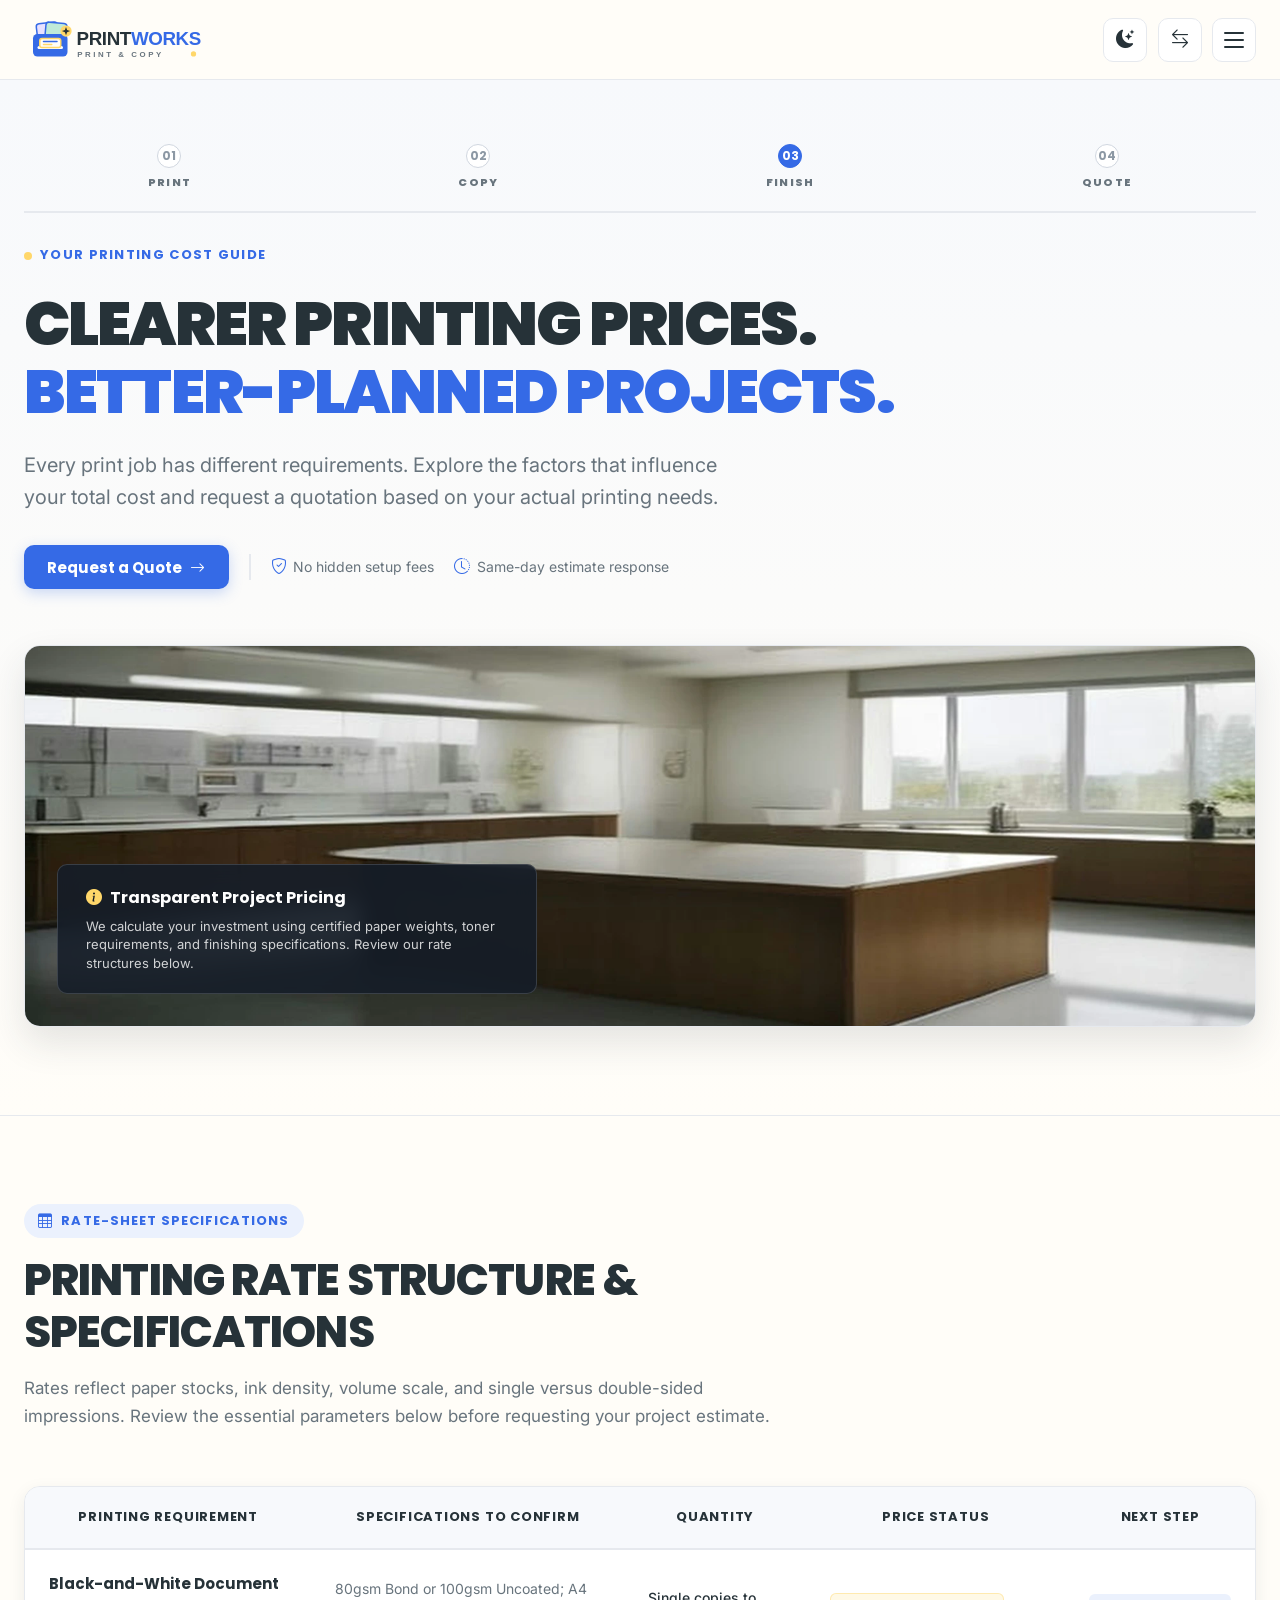
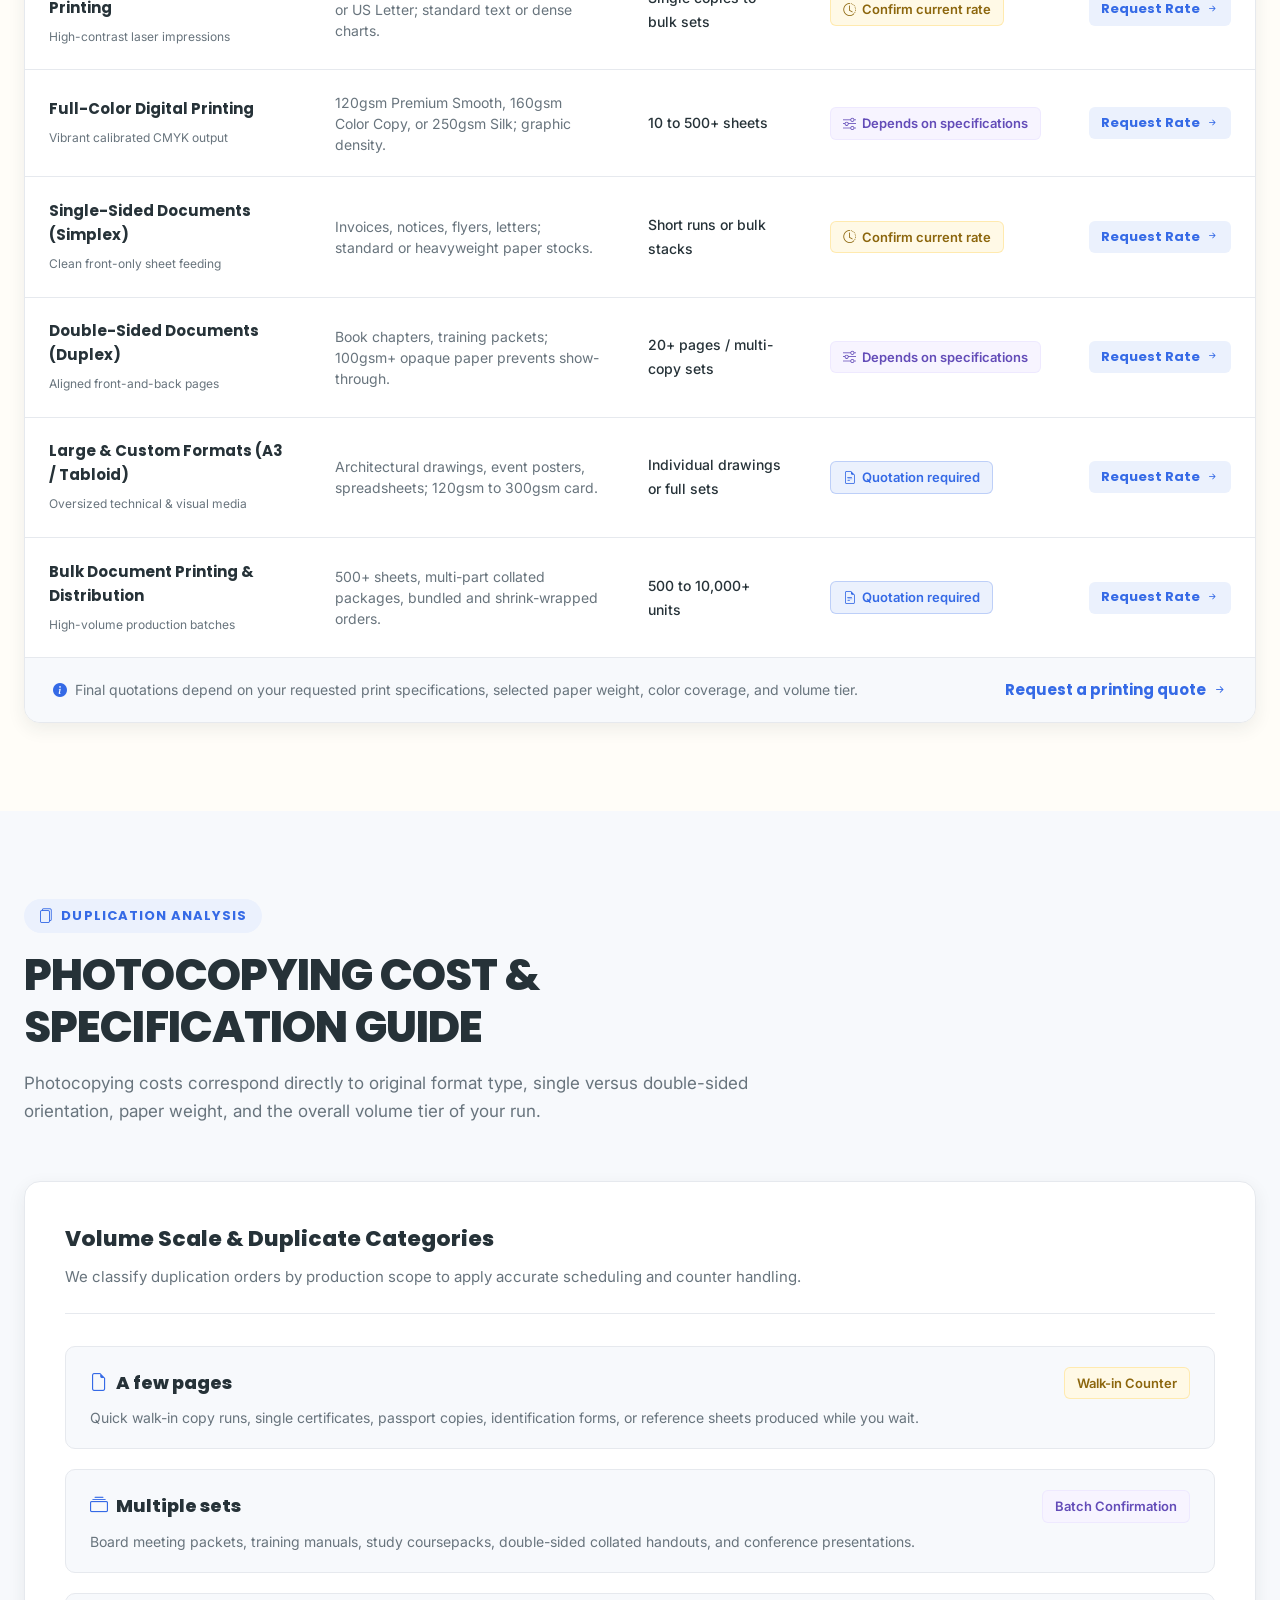
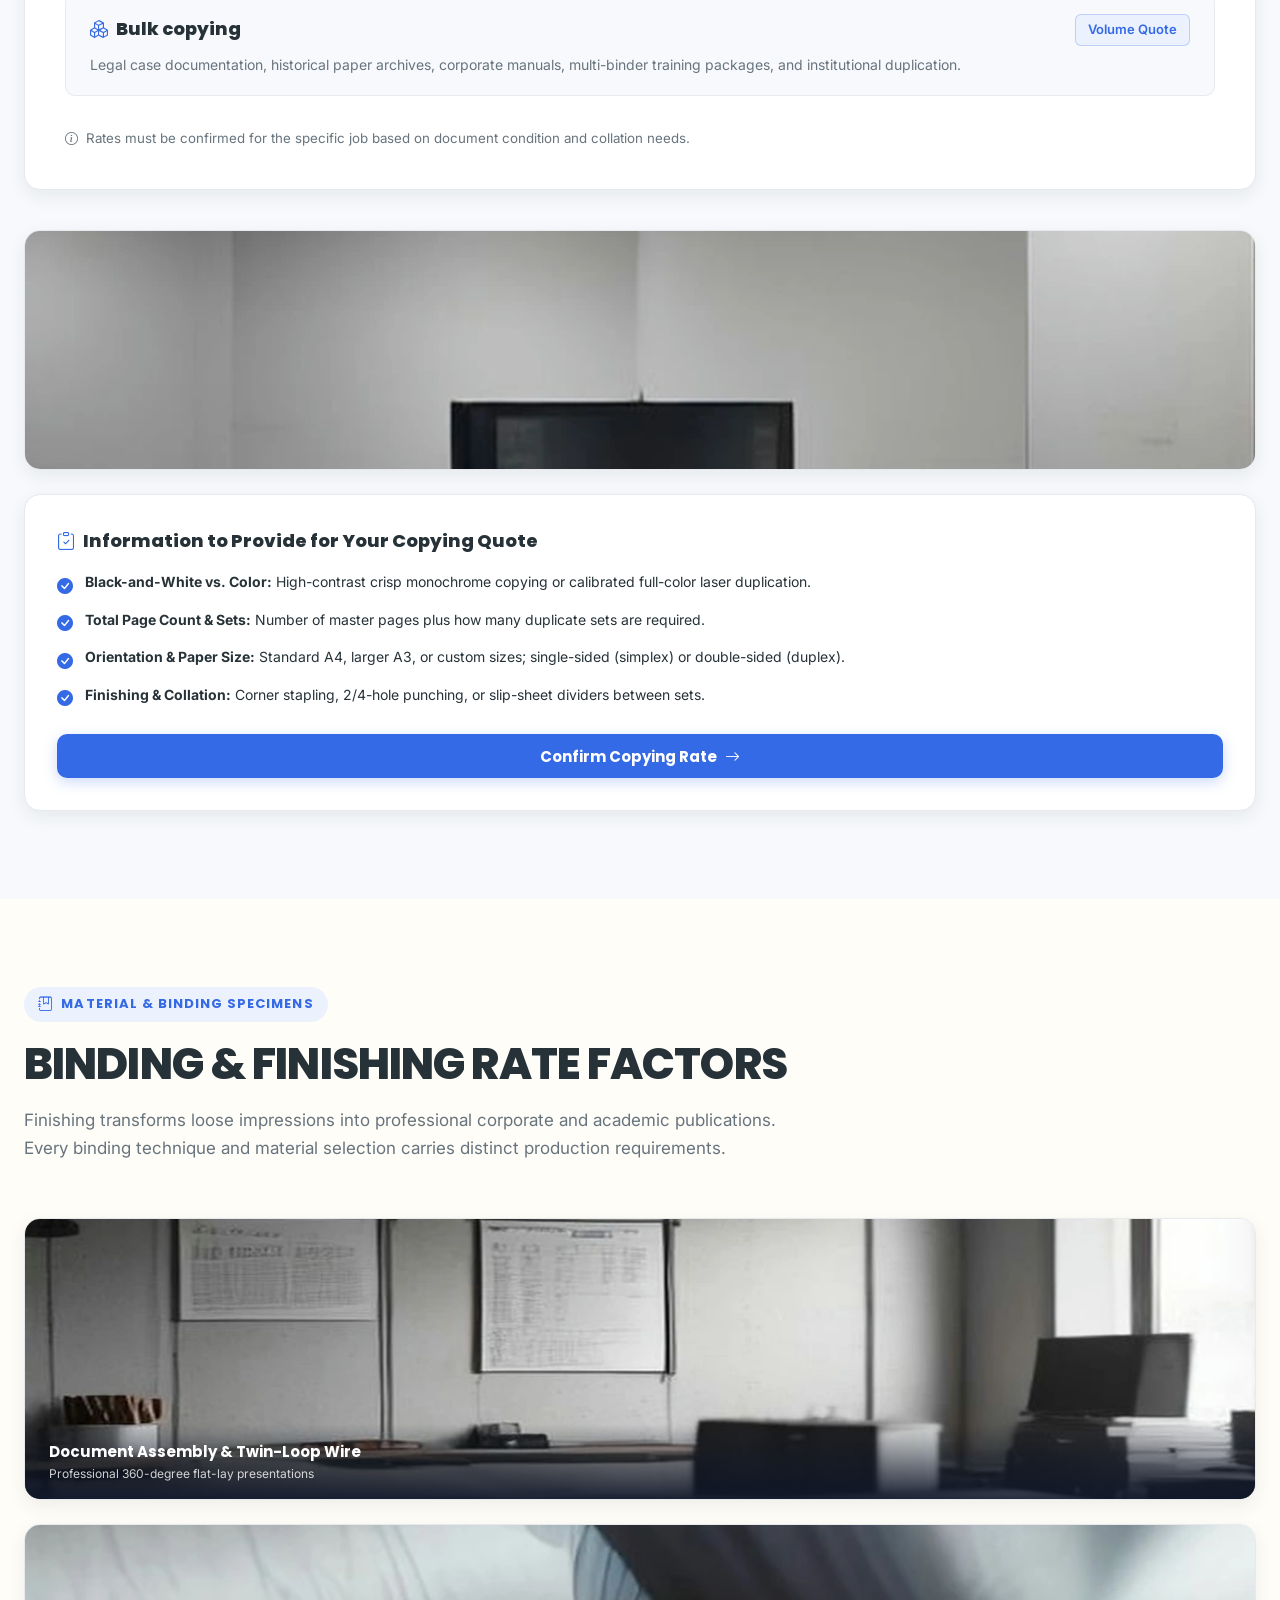
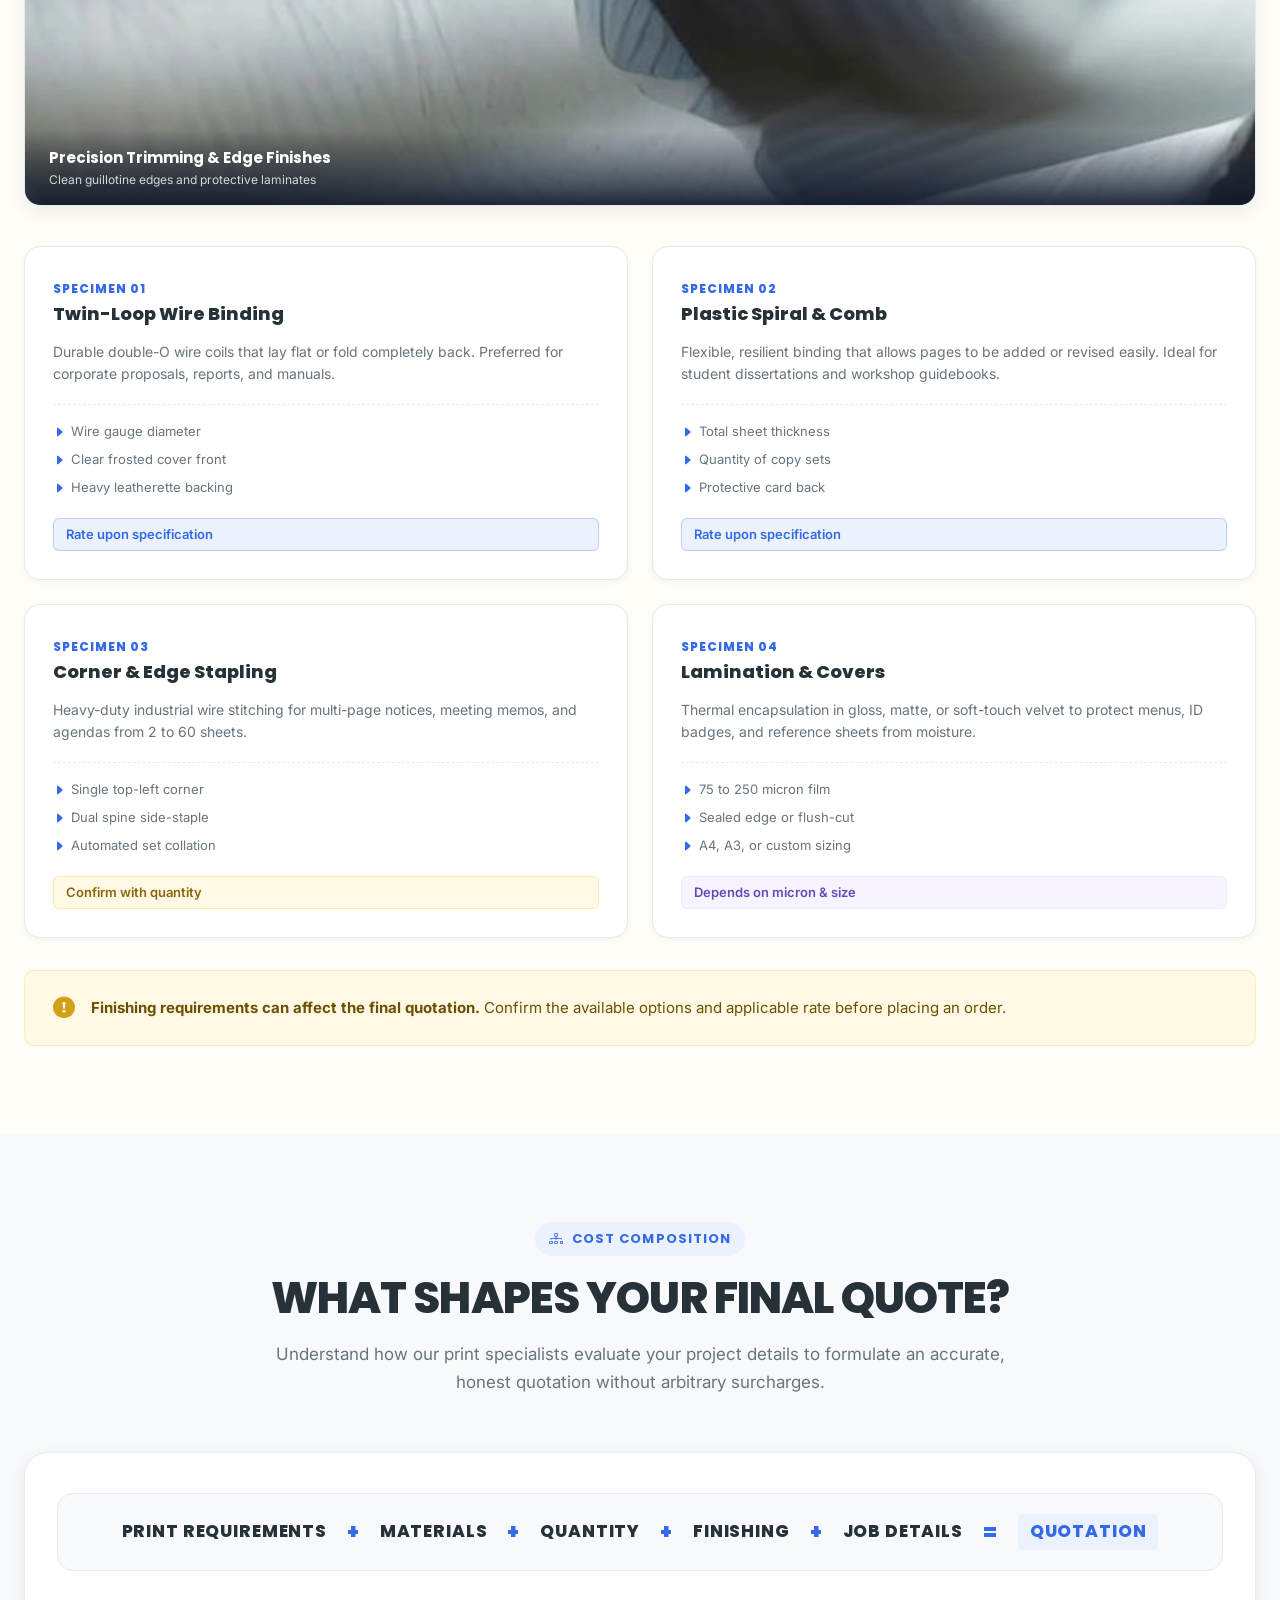
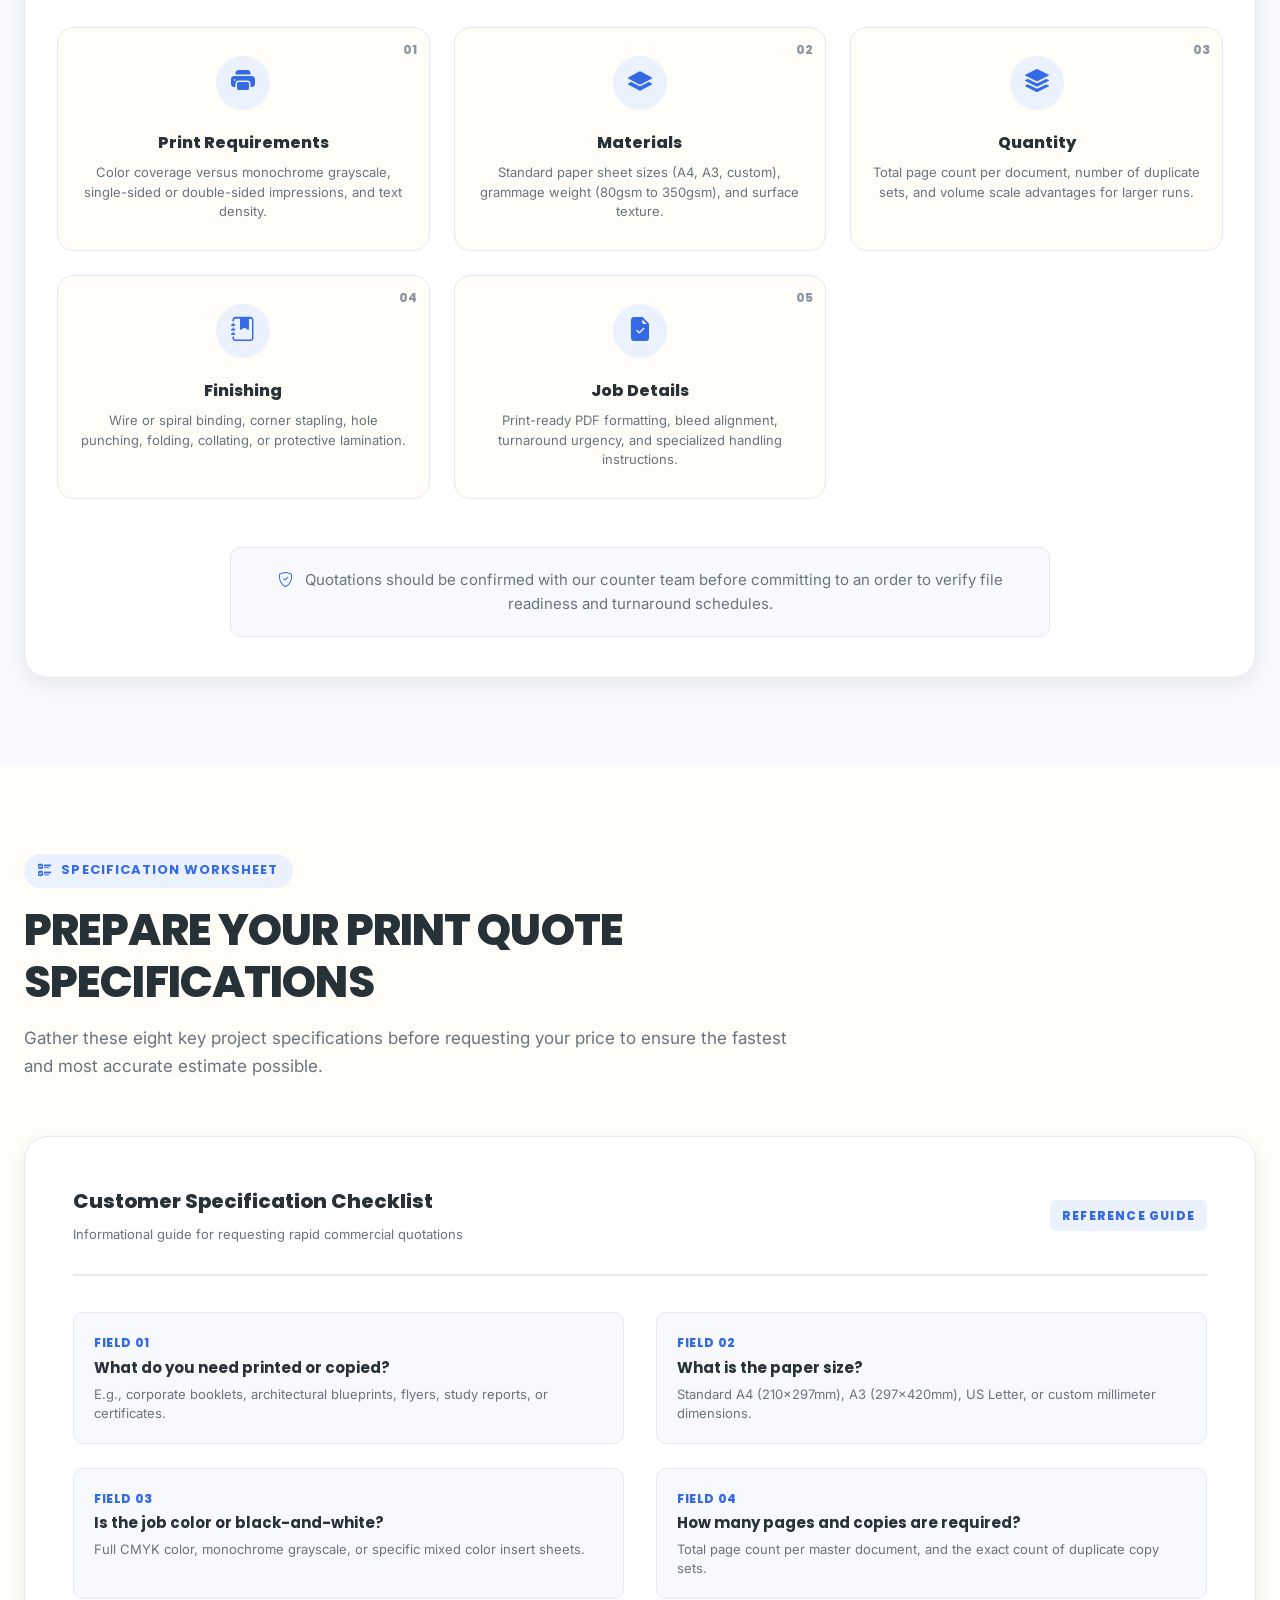
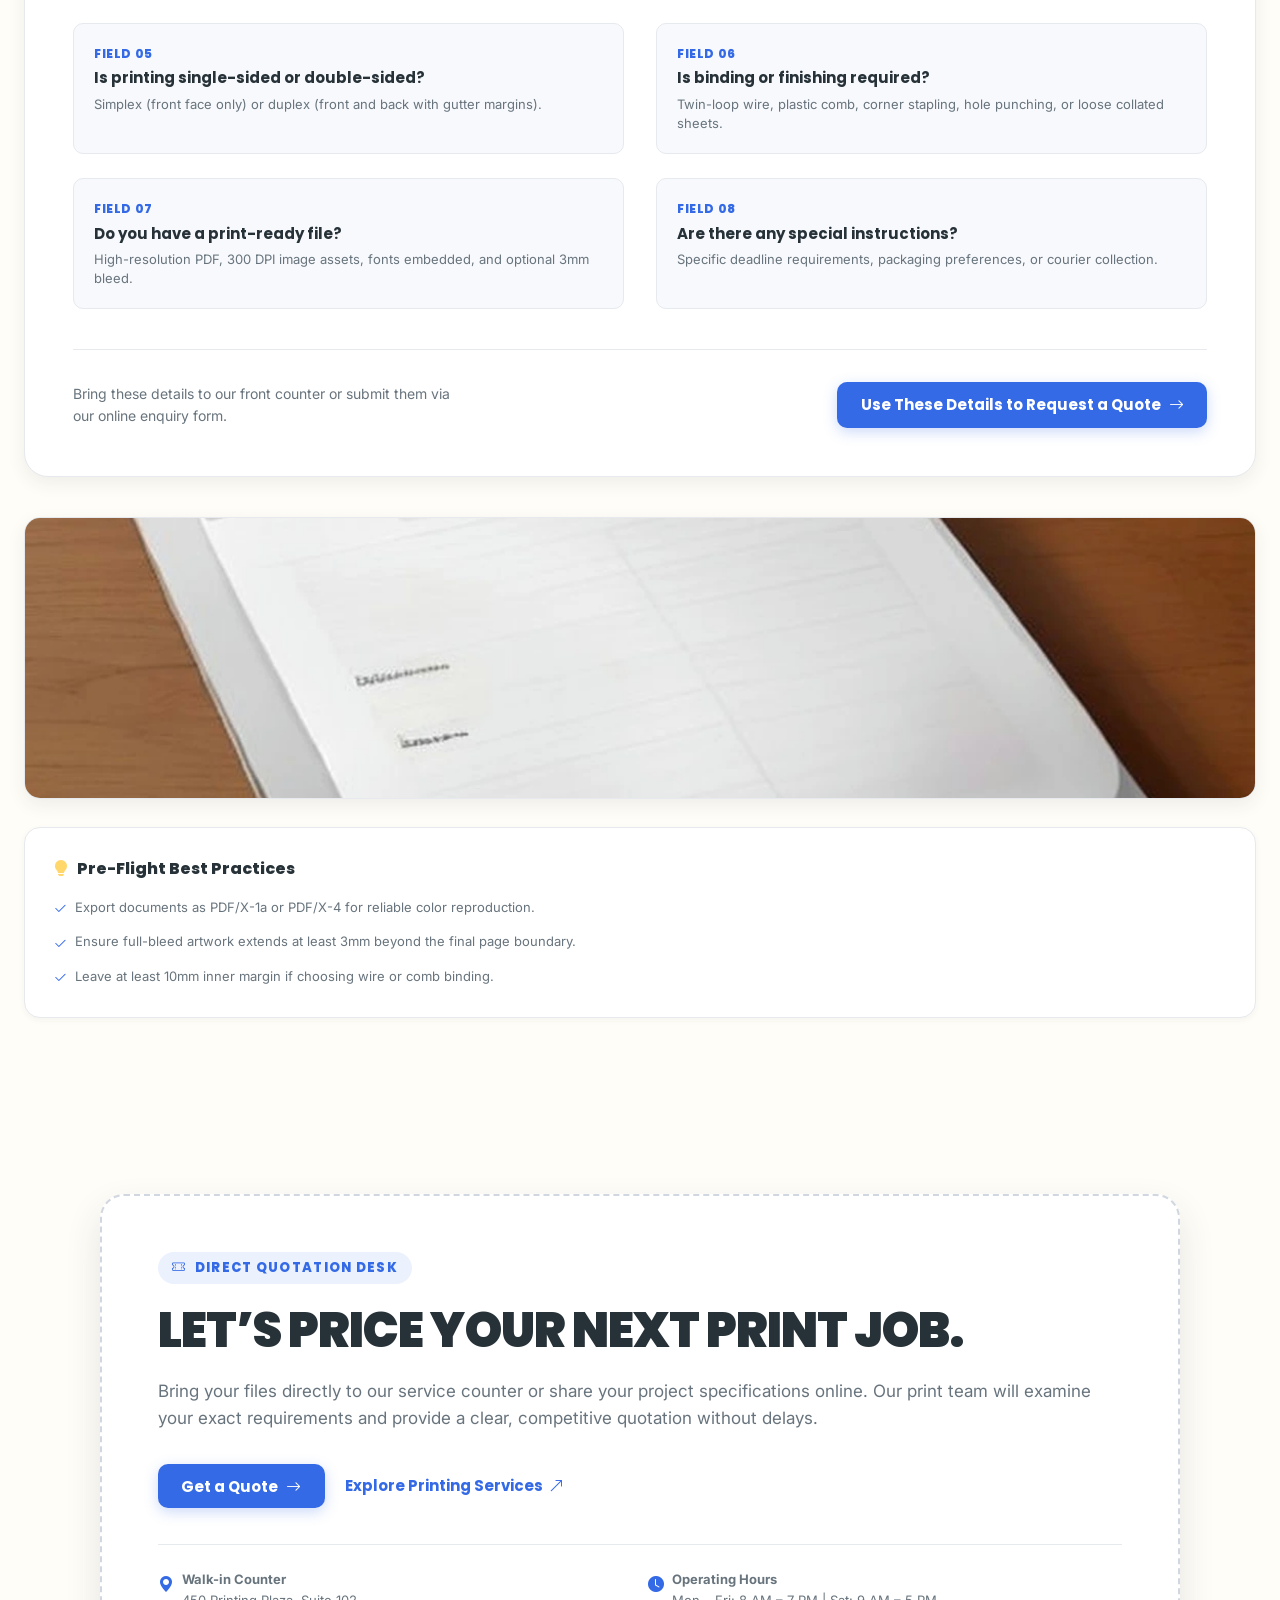
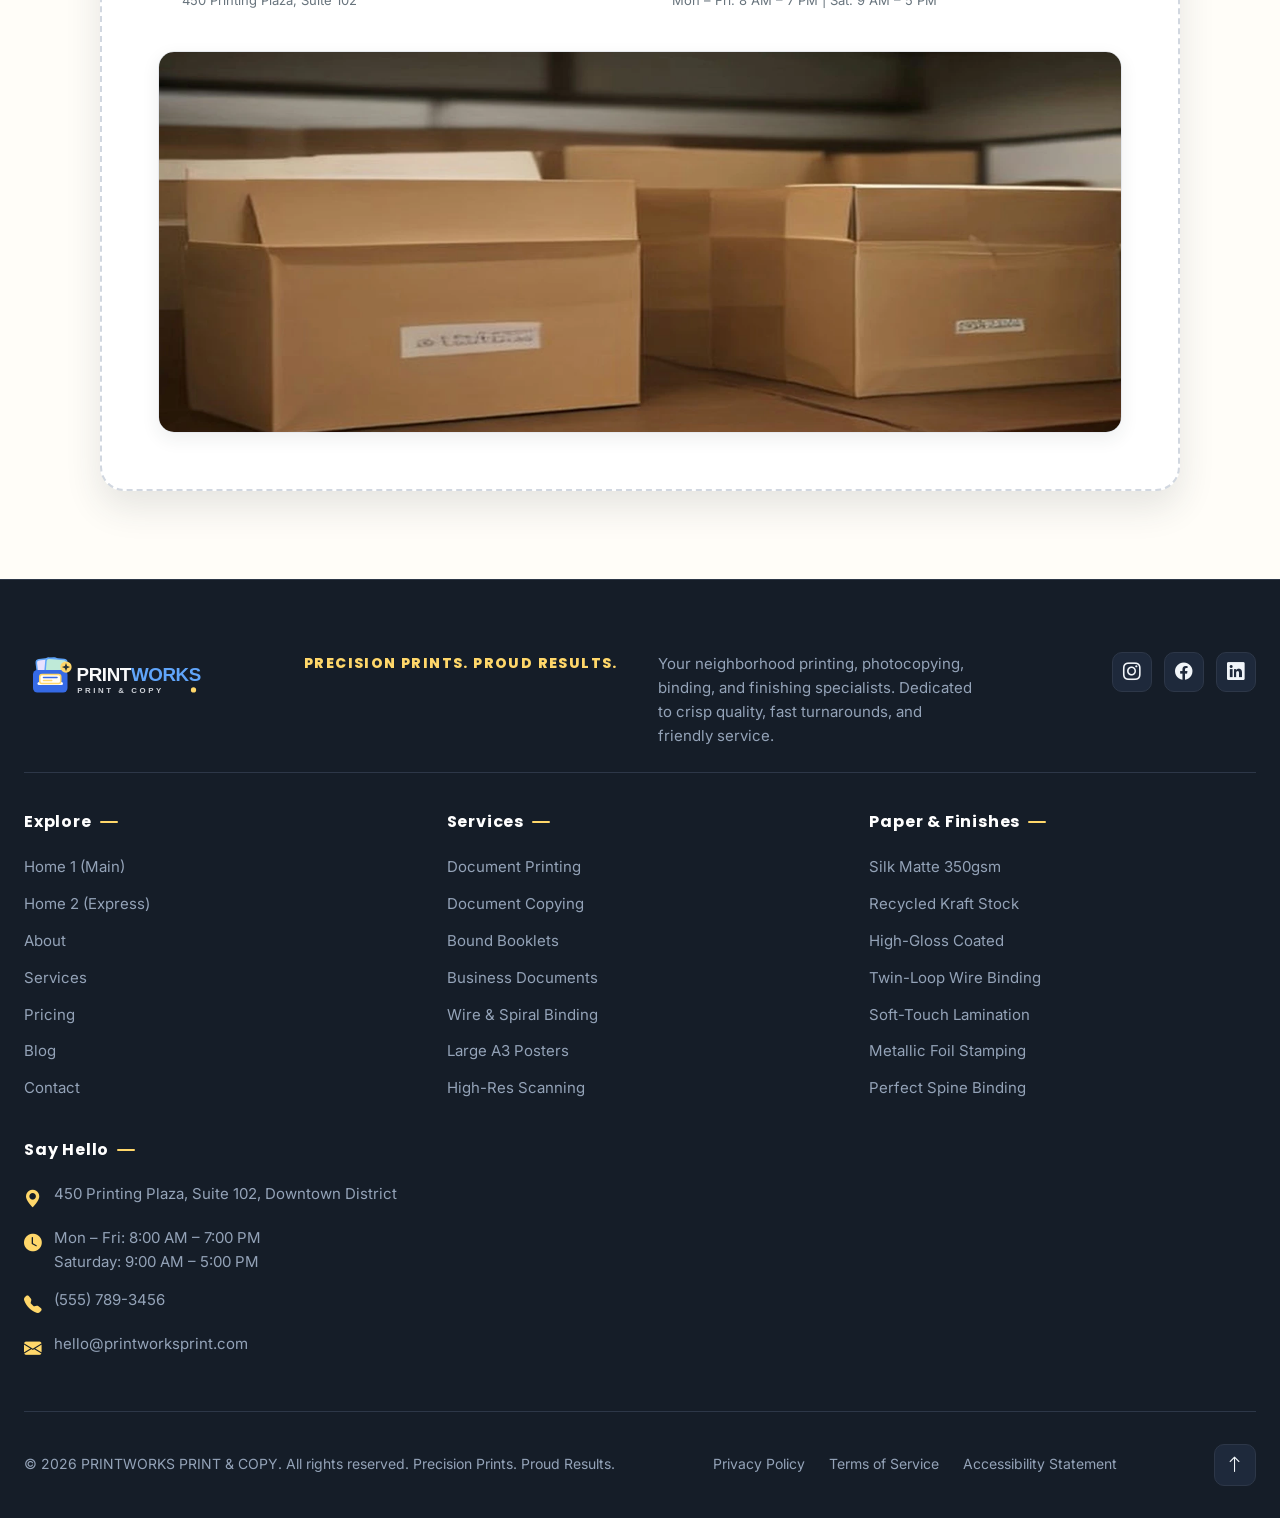
<file: pricing.html>
<!DOCTYPE html>
<html lang="en" dir="ltr" data-theme="light">
<head>
  <meta charset="UTF-8">
  <meta name="viewport" content="width=device-width, initial-scale=1.0">
  <title>Printing Prices and Quotations | PRINTWORKS PRINT &amp; COPY</title>
  <meta name="description" content="PRINTWORKS PRINT &amp; COPY transparent pricing guide. Explore rate structures for document printing, photocopying tiers, binding specimens, quotation factors, and project preparation.">

  <!-- Favicon -->
  <link rel="icon" type="image/svg+xml" href="assets/icons/favicon.svg">
  <link rel="apple-touch-icon" href="assets/icons/favicon.svg">

  <!-- Instant Theme & Direction Initialization (Prevents visible flash) -->
  <script>
    (function () {
      try {
        const savedTheme = localStorage.getItem('printworks_theme');
        if (savedTheme) {
          document.documentElement.setAttribute('data-theme', savedTheme);
        } else if (window.matchMedia && window.matchMedia('(prefers-color-scheme: dark)').matches) {
          document.documentElement.setAttribute('data-theme', 'dark');
        }
        const savedDir = localStorage.getItem('printworks_dir');
        if (savedDir) {
          document.documentElement.setAttribute('dir', savedDir);
          document.documentElement.setAttribute('lang', savedDir === 'rtl' ? 'ar' : 'en');
        }
      } catch (e) {}
    })();
  </script>

  <!-- Google Fonts: Poppins (Headings) & Inter (Body) -->
  <link rel="preconnect" href="https://fonts.googleapis.com">
  <link rel="preconnect" href="https://fonts.gstatic.com" crossorigin>
  <link href="https://fonts.googleapis.com/css2?family=Inter:wght@400;500;600;700&family=Poppins:wght@600;700;800;900&display=swap" rel="stylesheet">

  <!-- Bootstrap Icons -->
  <link rel="stylesheet" href="https://cdn.jsdelivr.net/npm/bootstrap-icons@1.11.3/font/bootstrap-icons.min.css">

  <!-- Stylesheets -->
  <link rel="stylesheet" href="assets/css/style.css">
  <link rel="stylesheet" href="assets/css/pages/pricing.css">
  <link rel="stylesheet" href="assets/css/responsive.css">
</head>
<body>

  <!-- ========================================================================
       GLOBAL NAVBAR (DESKTOP 1281px+ | TABLET & MOBILE COLLAPSE 1280px-)
       ======================================================================== -->
  <header class="fg-navbar" role="banner">
    <div class="fg-container fg-navbar-inner">

      <!-- Brand Logo (Left Side) -->
      <a href="index.html" class="fg-brand" aria-label="PRINTWORKS PRINT &amp; COPY Homepage">
        <img src="assets/icons/logo.svg" alt="PRINTWORKS PRINT &amp; COPY" class="fg-brand-img fg-brand-img-light" width="240" height="48">
        <img src="assets/icons/logo-light.svg" alt="PRINTWORKS PRINT &amp; COPY" class="fg-brand-img fg-brand-img-dark" width="240" height="48">
      </a>

      <!-- Desktop Navigation Menu (Visible on 1281px+) -->
      <nav class="fg-nav-menu" aria-label="Primary Navigation">
        <!-- Home Dropdown -->
        <div class="fg-nav-dropdown">
          <a href="index.html" class="fg-nav-link" aria-haspopup="true" aria-expanded="false">
            <span>Home</span>
            <i class="bi bi-chevron-down" style="font-size: 0.75rem;" aria-hidden="true"></i>
          </a>
          <div class="fg-dropdown-menu" role="menu">
            <a href="index.html" class="fg-dropdown-link" role="menuitem">
              <i class="bi bi-house-door" aria-hidden="true"></i>
              <span>Home 1 (Main)</span>
            </a>
            <a href="home2.html" class="fg-dropdown-link" role="menuitem">
              <i class="bi bi-layout-text-window-reverse" aria-hidden="true"></i>
              <span>Home 2 (Express)</span>
            </a>
          </div>
        </div>

        <a href="about.html" class="fg-nav-link">About</a>
        <a href="services.html" class="fg-nav-link">Products</a>
        <a href="pricing.html" class="fg-nav-link active" aria-current="page">Deals</a>
        <a href="blog.html" class="fg-nav-link">Blog</a>
        <a href="contact.html" class="fg-nav-link">Contact</a>
      </nav>

      <!-- Right Side Controls & Actions -->
      <div class="fg-nav-controls">
        <!-- Dark Mode Toggle Button -->
        <button type="button" class="fg-icon-btn theme-toggle-btn" aria-label="Toggle dark mode" title="Toggle dark mode">
          <i class="bi bi-moon-stars-fill" aria-hidden="true"></i>
        </button>

        <!-- RTL / LTR Direction Toggle Button -->
        <button type="button" class="fg-icon-btn rtl-toggle-btn" aria-label="Toggle text direction" title="RTL / LTR Toggle">
          <i class="bi bi-arrow-left-right" aria-hidden="true"></i>
        </button>

        <!-- Desktop Action Button (Get a Quote) -->
        <button type="button" class="fg-btn fg-btn-primary fg-login-btn fg-navbar-cta" data-modal="login">
          <i class="bi bi-box-arrow-in-right" aria-hidden="true"></i>
          <span>Login</span>
        </button>

        <!-- Mobile & Tablet Hamburger Menu Toggle (<= 1280px) -->
        <button type="button" class="fg-hamburger-btn" aria-label="Open navigation menu" aria-expanded="false" aria-controls="mobile-drawer">
          <span></span>
          <span></span>
          <span></span>
        </button>
      </div>

    </div>
  </header>

  <!-- ========================================================================
       MOBILE & TABLET DRAWER MENU (MANDATORY RULE COMPLIANCE)
       Contains ALL navigation items, Home dropdown, utilities & login button
       ======================================================================== -->
  <div class="fg-drawer-backdrop" aria-hidden="true"></div>

  <aside id="mobile-drawer" class="fg-drawer" aria-label="Mobile Navigation Drawer" aria-hidden="true">
    <div class="fg-drawer-header">
      <a href="index.html" class="fg-brand" aria-label="PRINTWORKS PRINT &amp; COPY Homepage">
        <img src="assets/icons/logo.svg" alt="PRINTWORKS PRINT &amp; COPY" class="fg-brand-img fg-brand-img-light" width="200" height="40">
        <img src="assets/icons/logo-light.svg" alt="PRINTWORKS PRINT &amp; COPY" class="fg-brand-img fg-brand-img-dark" width="200" height="40">
      </a>
      <button type="button" class="fg-drawer-close" aria-label="Close navigation menu">
        <i class="bi bi-x-lg" aria-hidden="true"></i>
      </button>
    </div>

    <div class="fg-drawer-body">
      <nav class="fg-drawer-nav" aria-label="Mobile Menu Links">
        <!-- Home Dropdown -->
        <div class="fg-drawer-dropdown is-expanded">
          <button type="button" class="fg-drawer-link fg-drawer-dropdown-btn" aria-expanded="true">
            <span class="fg-drawer-link-inner">
              <i class="bi bi-house-door" aria-hidden="true"></i>
              <span>Home</span>
            </span>
            <i class="bi bi-chevron-down fg-drawer-chevron" aria-hidden="true"></i>
          </button>
          <div class="fg-drawer-submenu">
            <a href="index.html" class="fg-drawer-sublink">
              <i class="bi bi-arrow-right-short" aria-hidden="true"></i>
              <span>Home 1</span>
            </a>
            <a href="home2.html" class="fg-drawer-sublink">
              <i class="bi bi-arrow-right-short" aria-hidden="true"></i>
              <span>Home 2</span>
            </a>
          </div>
        </div>

        <a href="about.html" class="fg-drawer-link">
          <span class="fg-drawer-link-inner"><i class="bi bi-info-circle" aria-hidden="true"></i><span>About</span></span>
          <i class="bi bi-chevron-right" aria-hidden="true"></i>
        </a>
        <a href="services.html" class="fg-drawer-link">
          <span class="fg-drawer-link-inner"><i class="bi bi-printer" aria-hidden="true"></i><span>Products</span></span>
          <i class="bi bi-chevron-right" aria-hidden="true"></i>
        </a>
        <a href="pricing.html" class="fg-drawer-link active" aria-current="page">
          <span class="fg-drawer-link-inner"><i class="bi bi-tag" aria-hidden="true"></i><span>Deals</span></span>
          <i class="bi bi-check2" aria-hidden="true"></i>
        </a>
        <a href="blog.html" class="fg-drawer-link">
          <span class="fg-drawer-link-inner"><i class="bi bi-journal-text" aria-hidden="true"></i><span>Blog</span></span>
          <i class="bi bi-chevron-right" aria-hidden="true"></i>
        </a>
        <a href="contact.html" class="fg-drawer-link">
          <span class="fg-drawer-link-inner"><i class="bi bi-envelope" aria-hidden="true"></i><span>Contact</span></span>
          <i class="bi bi-chevron-right" aria-hidden="true"></i>
        </a>
      </nav>

      <div class="fg-drawer-divider"></div>

      <!-- Drawer Theme & Direction Controls -->
      <div class="fg-drawer-controls">
        <span class="fg-drawer-controls-label">Preferences</span>
        <div class="fg-drawer-toggle-group">
          <button type="button" class="fg-icon-btn theme-toggle-btn" aria-label="Toggle dark mode" title="Toggle dark mode">
            <i class="bi bi-moon-stars-fill" aria-hidden="true"></i>
          </button>
          <button type="button" class="fg-icon-btn rtl-toggle-btn" aria-label="Toggle text direction" title="RTL / LTR Toggle">
            <i class="bi bi-arrow-left-right" aria-hidden="true"></i>
          </button>
        </div>
      </div>
    </div>

    <!-- Drawer Footer with Login Button -->
    <div class="fg-drawer-footer">
      <button type="button" class="fg-btn fg-btn-primary fg-login-btn" style="width: 100%;">
        <i class="bi bi-box-arrow-in-right" aria-hidden="true"></i>
        <span>Login / Account</span>
      </button>
      <a href="contact.html#order-enquiry" class="fg-btn fg-btn-secondary" style="width: 100%;">
        <i class="bi bi-calculator" aria-hidden="true"></i>
        <span>Instant Quote</span>
      </a>
    </div>
  </aside>

  <!-- ========================================================================
       MAIN PRICING CONTENT: EXACTLY SEVEN UNIQUE CONTENT SECTIONS
       ======================================================================== -->
  <main id="main-content">

    <!-- ----------------------------------------------------------------------
         SECTION 1: PRICING DESK — UNDERSTAND YOUR PRINT COSTS
         Concept: Typographic pricing desk with a vertical price-index motif
         ---------------------------------------------------------------------- -->
    <section id="pricing-intro" class="pricing-desk-section" aria-labelledby="pricing-intro-heading">
      <div class="fg-container">

        <div class="pricing-desk-grid">
          <!-- Narrow Vertical Price Index Motif -->
          <nav class="pricing-desk-index" aria-label="Pricing Guide Navigation">
            <a href="#printing-prices" class="pricing-index-item" title="Jump to Printing Rates">
              <span class="pricing-index-num">01</span>
              <span class="pricing-index-label">Print</span>
            </a>
            <a href="#copying-prices" class="pricing-index-item" title="Jump to Copying Rates">
              <span class="pricing-index-num">02</span>
              <span class="pricing-index-label">Copy</span>
            </a>
            <a href="#finishing-prices" class="pricing-index-item" title="Jump to Finishing Rates">
              <span class="pricing-index-num">03</span>
              <span class="pricing-index-label">Finish</span>
            </a>
            <a href="contact.html#order-enquiry" class="pricing-index-item" title="Request Custom Quote">
              <span class="pricing-index-num">04</span>
              <span class="pricing-index-label">Quote</span>
            </a>
          </nav>

          <!-- Editorial Heading & Intro Content -->
          <div class="pricing-desk-content">
            <span class="pricing-desk-eyebrow">YOUR PRINTING COST GUIDE</span>
            <h1 id="pricing-intro-heading" class="pricing-desk-heading">
              <span class="pricing-desk-heading-line">CLEARER PRINTING PRICES.</span>
              <span class="pricing-desk-heading-line highlight">BETTER-PLANNED PROJECTS.</span>
            </h1>
            <p class="pricing-desk-lead">
              Every print job has different requirements. Explore the factors that influence your total cost and request a quotation based on your actual printing needs.
            </p>
            <div class="pricing-desk-actions">
              <a href="contact.html#order-enquiry" class="fg-btn fg-btn-primary">
                <span>Request a Quote</span>
                <i class="bi bi-arrow-right" aria-hidden="true"></i>
              </a>
              <div class="pricing-desk-meta">
                <div class="pricing-desk-meta-item">
                  <i class="bi bi-shield-check" aria-hidden="true"></i>
                  <span>No hidden setup fees</span>
                </div>
                <div class="pricing-desk-meta-item">
                  <i class="bi bi-clock-history" aria-hidden="true"></i>
                  <span>Same-day estimate response</span>
                </div>
              </div>
            </div>
          </div>
        </div>

        <!-- Asymmetrical Horizontal Strip / Cropped Image Band -->
        <div class="pricing-desk-banner-wrap">
          <img src="assets/images/pricing/pricing-intro.webp" alt="Neatly arranged commercial printing paper sheets and document samples on a pricing desk" class="pricing-desk-banner-img" width="1920" height="850">
          <div class="pricing-desk-banner-overlay">
            <h3 class="pricing-desk-banner-overlay-title">
              <i class="bi bi-info-circle-fill" aria-hidden="true"></i>
              <span>Transparent Project Pricing</span>
            </h3>
            <p class="pricing-desk-banner-overlay-text">
              We calculate your investment using certified paper weights, toner requirements, and finishing specifications. Review our rate structures below.
            </p>
          </div>
        </div>

      </div>
    </section>

    <!-- ----------------------------------------------------------------------
         SECTION 2: PRINTING PRICE GUIDE
         Concept: Clean, structured rate-sheet table with strong editorial typography
         ---------------------------------------------------------------------- -->
    <div id="deals" style="scroll-margin-top: 100px;"></div>
    <section id="printing-prices" class="pricing-section" aria-labelledby="printing-prices-heading">
      <div class="fg-container">

        <div class="pricing-section-header">
          <span class="pricing-badge">
            <i class="bi bi-table" aria-hidden="true"></i>
            <span>Rate-Sheet Specifications</span>
          </span>
          <h2 id="printing-prices-heading" class="pricing-section-title">
            PRINTING RATE STRUCTURE &amp; SPECIFICATIONS
          </h2>
          <p class="pricing-section-subtitle">
            Rates reflect paper stocks, ink density, volume scale, and single versus double-sided impressions. Review the essential parameters below before requesting your project estimate.
          </p>
        </div>

        <div class="rate-sheet-container">
          <div class="rate-sheet-table-wrap">
            <table class="rate-sheet-table">
              <thead>
                <tr>
                  <th scope="col">Printing Requirement</th>
                  <th scope="col">Specifications to Confirm</th>
                  <th scope="col">Quantity</th>
                  <th scope="col">Price Status</th>
                  <th scope="col">Next Step</th>
                </tr>
              </thead>
              <tbody>
                <tr>
                  <td data-label="Printing Requirement">
                    <p class="rate-item-title">Black-and-White Document Printing</p>
                    <span class="rate-item-tag">High-contrast laser impressions</span>
                  </td>
                  <td data-label="Specifications to Confirm">
                    <div class="rate-item-specs">
                      80gsm Bond or 100gsm Uncoated; A4 or US Letter; standard text or dense charts.
                    </div>
                  </td>
                  <td data-label="Quantity">
                    <span class="rate-item-qty">Single copies to bulk sets</span>
                  </td>
                  <td data-label="Price Status">
                    <span class="rate-status-badge rate-status-confirm">
                      <i class="bi bi-clock-history" aria-hidden="true"></i>
                      Confirm current rate
                    </span>
                  </td>
                  <td data-label="Next Step">
                    <a href="contact.html#order-enquiry" class="rate-item-link">
                      <span>Request Rate</span>
                      <i class="bi bi-arrow-right-short" aria-hidden="true"></i>
                    </a>
                  </td>
                </tr>

                <tr>
                  <td data-label="Printing Requirement">
                    <p class="rate-item-title">Full-Color Digital Printing</p>
                    <span class="rate-item-tag">Vibrant calibrated CMYK output</span>
                  </td>
                  <td data-label="Specifications to Confirm">
                    <div class="rate-item-specs">
                      120gsm Premium Smooth, 160gsm Color Copy, or 250gsm Silk; graphic density.
                    </div>
                  </td>
                  <td data-label="Quantity">
                    <span class="rate-item-qty">10 to 500+ sheets</span>
                  </td>
                  <td data-label="Price Status">
                    <span class="rate-status-badge rate-status-depends">
                      <i class="bi bi-sliders" aria-hidden="true"></i>
                      Depends on specifications
                    </span>
                  </td>
                  <td data-label="Next Step">
                    <a href="contact.html#order-enquiry" class="rate-item-link">
                      <span>Request Rate</span>
                      <i class="bi bi-arrow-right-short" aria-hidden="true"></i>
                    </a>
                  </td>
                </tr>

                <tr>
                  <td data-label="Printing Requirement">
                    <p class="rate-item-title">Single-Sided Documents (Simplex)</p>
                    <span class="rate-item-tag">Clean front-only sheet feeding</span>
                  </td>
                  <td data-label="Specifications to Confirm">
                    <div class="rate-item-specs">
                      Invoices, notices, flyers, letters; standard or heavyweight paper stocks.
                    </div>
                  </td>
                  <td data-label="Quantity">
                    <span class="rate-item-qty">Short runs or bulk stacks</span>
                  </td>
                  <td data-label="Price Status">
                    <span class="rate-status-badge rate-status-confirm">
                      <i class="bi bi-clock-history" aria-hidden="true"></i>
                      Confirm current rate
                    </span>
                  </td>
                  <td data-label="Next Step">
                    <a href="contact.html#order-enquiry" class="rate-item-link">
                      <span>Request Rate</span>
                      <i class="bi bi-arrow-right-short" aria-hidden="true"></i>
                    </a>
                  </td>
                </tr>

                <tr>
                  <td data-label="Printing Requirement">
                    <p class="rate-item-title">Double-Sided Documents (Duplex)</p>
                    <span class="rate-item-tag">Aligned front-and-back pages</span>
                  </td>
                  <td data-label="Specifications to Confirm">
                    <div class="rate-item-specs">
                      Book chapters, training packets; 100gsm+ opaque paper prevents show-through.
                    </div>
                  </td>
                  <td data-label="Quantity">
                    <span class="rate-item-qty">20+ pages / multi-copy sets</span>
                  </td>
                  <td data-label="Price Status">
                    <span class="rate-status-badge rate-status-depends">
                      <i class="bi bi-sliders" aria-hidden="true"></i>
                      Depends on specifications
                    </span>
                  </td>
                  <td data-label="Next Step">
                    <a href="contact.html#order-enquiry" class="rate-item-link">
                      <span>Request Rate</span>
                      <i class="bi bi-arrow-right-short" aria-hidden="true"></i>
                    </a>
                  </td>
                </tr>

                <tr>
                  <td data-label="Printing Requirement">
                    <p class="rate-item-title">Large &amp; Custom Formats (A3 / Tabloid)</p>
                    <span class="rate-item-tag">Oversized technical &amp; visual media</span>
                  </td>
                  <td data-label="Specifications to Confirm">
                    <div class="rate-item-specs">
                      Architectural drawings, event posters, spreadsheets; 120gsm to 300gsm card.
                    </div>
                  </td>
                  <td data-label="Quantity">
                    <span class="rate-item-qty">Individual drawings or full sets</span>
                  </td>
                  <td data-label="Price Status">
                    <span class="rate-status-badge rate-status-quote">
                      <i class="bi bi-file-earmark-text" aria-hidden="true"></i>
                      Quotation required
                    </span>
                  </td>
                  <td data-label="Next Step">
                    <a href="contact.html#order-enquiry" class="rate-item-link">
                      <span>Request Rate</span>
                      <i class="bi bi-arrow-right-short" aria-hidden="true"></i>
                    </a>
                  </td>
                </tr>

                <tr>
                  <td data-label="Printing Requirement">
                    <p class="rate-item-title">Bulk Document Printing &amp; Distribution</p>
                    <span class="rate-item-tag">High-volume production batches</span>
                  </td>
                  <td data-label="Specifications to Confirm">
                    <div class="rate-item-specs">
                      500+ sheets, multi-part collated packages, bundled and shrink-wrapped orders.
                    </div>
                  </td>
                  <td data-label="Quantity">
                    <span class="rate-item-qty">500 to 10,000+ units</span>
                  </td>
                  <td data-label="Price Status">
                    <span class="rate-status-badge rate-status-quote">
                      <i class="bi bi-file-earmark-text" aria-hidden="true"></i>
                      Quotation required
                    </span>
                  </td>
                  <td data-label="Next Step">
                    <a href="contact.html#order-enquiry" class="rate-item-link">
                      <span>Request Rate</span>
                      <i class="bi bi-arrow-right-short" aria-hidden="true"></i>
                    </a>
                  </td>
                </tr>
              </tbody>
            </table>
          </div>

          <div class="rate-sheet-footer-note">
            <p>
              <i class="bi bi-info-circle-fill" aria-hidden="true"></i>
              <span>Final quotations depend on your requested print specifications, selected paper weight, color coverage, and volume tier.</span>
            </p>
            <a href="contact.html#order-enquiry" class="ticket-secondary-link">
              <span>Request a printing quote</span>
              <i class="bi bi-arrow-right-short" aria-hidden="true"></i>
            </a>
          </div>
        </div>

      </div>
    </section>

    <!-- ----------------------------------------------------------------------
         SECTION 3: PHOTOCOPYING COST GUIDE
         Concept: Two-part comparison board with oversized quantity scale & spec panel
         ---------------------------------------------------------------------- -->
    <section id="copying-prices" class="pricing-section pricing-section-alt" aria-labelledby="copying-prices-heading">
      <div class="fg-container">

        <div class="pricing-section-header">
          <span class="pricing-badge">
            <i class="bi bi-files" aria-hidden="true"></i>
            <span>Duplication Analysis</span>
          </span>
          <h2 id="copying-prices-heading" class="pricing-section-title">
            PHOTOCOPYING COST &amp; SPECIFICATION GUIDE
          </h2>
          <p class="pricing-section-subtitle">
            Photocopying costs correspond directly to original format type, single versus double-sided orientation, paper weight, and the overall volume tier of your run.
          </p>
        </div>

        <div class="copying-board-grid">
          <!-- Left: Oversized Quantity Scale -->
          <div class="copying-scale-panel">
            <div class="copying-scale-header">
              <h3>Volume Scale &amp; Duplicate Categories</h3>
              <p>We classify duplication orders by production scope to apply accurate scheduling and counter handling.</p>
            </div>

            <div class="copying-tiers-list">
              <div class="copying-tier-card">
                <div class="copying-tier-top">
                  <span class="copying-tier-label">
                    <i class="bi bi-file-earmark" aria-hidden="true"></i>
                    A few pages
                  </span>
                  <span class="rate-status-badge rate-status-confirm">Walk-in Counter</span>
                </div>
                <p class="copying-tier-desc">
                  Quick walk-in copy runs, single certificates, passport copies, identification forms, or reference sheets produced while you wait.
                </p>
              </div>

              <div class="copying-tier-card">
                <div class="copying-tier-top">
                  <span class="copying-tier-label">
                    <i class="bi bi-collection" aria-hidden="true"></i>
                    Multiple sets
                  </span>
                  <span class="rate-status-badge rate-status-depends">Batch Confirmation</span>
                </div>
                <p class="copying-tier-desc">
                  Board meeting packets, training manuals, study coursepacks, double-sided collated handouts, and conference presentations.
                </p>
              </div>

              <div class="copying-tier-card">
                <div class="copying-tier-top">
                  <span class="copying-tier-label">
                    <i class="bi bi-boxes" aria-hidden="true"></i>
                    Bulk copying
                  </span>
                  <span class="rate-status-badge rate-status-quote">Volume Quote</span>
                </div>
                <p class="copying-tier-desc">
                  Legal case documentation, historical paper archives, corporate manuals, multi-binder training packages, and institutional duplication.
                </p>
              </div>
            </div>

            <div class="copying-tier-notice">
              <small style="color: var(--text-muted); display: flex; align-items: center; gap: 0.5rem;">
                <i class="bi bi-info-circle" aria-hidden="true"></i>
                <span>Rates must be confirmed for the specific job based on document condition and collation needs.</span>
              </small>
            </div>
          </div>

          <!-- Right: Specification Panel with Photography -->
          <div class="copying-spec-panel">
            <div class="copying-img-wrap">
              <img src="assets/images/pricing/pricing-copying.webp" alt="Commercial digital photocopier duplicating documents into output tray" width="1000" height="1200" loading="lazy">
            </div>

            <div class="copying-checklist-card">
              <h4>
                <i class="bi bi-clipboard-check" aria-hidden="true"></i>
                <span>Information to Provide for Your Copying Quote</span>
              </h4>
              <ul class="copying-spec-items">
                <li>
                  <i class="bi bi-check-circle-fill" aria-hidden="true"></i>
                  <div>
                    <strong>Black-and-White vs. Color:</strong> High-contrast crisp monochrome copying or calibrated full-color laser duplication.
                  </div>
                </li>
                <li>
                  <i class="bi bi-check-circle-fill" aria-hidden="true"></i>
                  <div>
                    <strong>Total Page Count &amp; Sets:</strong> Number of master pages plus how many duplicate sets are required.
                  </div>
                </li>
                <li>
                  <i class="bi bi-check-circle-fill" aria-hidden="true"></i>
                  <div>
                    <strong>Orientation &amp; Paper Size:</strong> Standard A4, larger A3, or custom sizes; single-sided (simplex) or double-sided (duplex).
                  </div>
                </li>
                <li>
                  <i class="bi bi-check-circle-fill" aria-hidden="true"></i>
                  <div>
                    <strong>Finishing &amp; Collation:</strong> Corner stapling, 2/4-hole punching, or slip-sheet dividers between sets.
                  </div>
                </li>
              </ul>

              <a href="contact.html#order-enquiry" class="fg-btn fg-btn-primary" style="width: 100%; justify-content: center;">
                <span>Confirm Copying Rate</span>
                <i class="bi bi-arrow-right" aria-hidden="true"></i>
              </a>
            </div>
          </div>
        </div>

      </div>
    </section>

    <!-- ----------------------------------------------------------------------
         SECTION 4: BINDING AND FINISHING OPTIONS
         Concept: Horizontal material-specimen strip with dual photography
         ---------------------------------------------------------------------- -->
    <section id="finishing-prices" class="pricing-section" aria-labelledby="finishing-prices-heading">
      <div class="fg-container">

        <div class="pricing-section-header">
          <span class="pricing-badge">
            <i class="bi bi-journal-bookmark" aria-hidden="true"></i>
            <span>Material &amp; Binding Specimens</span>
          </span>
          <h2 id="finishing-prices-heading" class="pricing-section-title">
            BINDING &amp; FINISHING RATE FACTORS
          </h2>
          <p class="pricing-section-subtitle">
            Finishing transforms loose impressions into professional corporate and academic publications. Every binding technique and material selection carries distinct production requirements.
          </p>
        </div>

        <!-- Horizontal Photographic Specimen Band -->
        <div class="specimen-gallery-banner">
          <div class="specimen-img-card">
            <img src="assets/images/pricing/pricing-finishing-main.webp" alt="Neatly bound printed documents and corporate booklets arranged on a worktable" width="1400" height="900" loading="lazy">
            <div class="specimen-caption">
              <p class="specimen-caption-title">Document Assembly &amp; Twin-Loop Wire</p>
              <p class="specimen-caption-sub">Professional 360-degree flat-lay presentations</p>
            </div>
          </div>

          <div class="specimen-img-card">
            <img src="assets/images/pricing/pricing-finishing-detail.webp" alt="Macro detail of paper edges, binding coils, and document finishing materials" width="900" height="700" loading="lazy">
            <div class="specimen-caption">
              <p class="specimen-caption-title">Precision Trimming &amp; Edge Finishes</p>
              <p class="specimen-caption-sub">Clean guillotine edges and protective laminates</p>
            </div>
          </div>
        </div>

        <!-- Horizontal Specimen Cards Grid -->
        <div class="specimens-strip-grid">
          <div class="specimen-detail-card">
            <div>
              <span class="specimen-card-num">Specimen 01</span>
              <h3 class="specimen-card-title">Twin-Loop Wire Binding</h3>
              <p class="specimen-card-text">
                Durable double-O wire coils that lay flat or fold completely back. Preferred for corporate proposals, reports, and manuals.
              </p>
              <ul class="specimen-card-params">
                <li><i class="bi bi-caret-right-fill" aria-hidden="true"></i> Wire gauge diameter</li>
                <li><i class="bi bi-caret-right-fill" aria-hidden="true"></i> Clear frosted cover front</li>
                <li><i class="bi bi-caret-right-fill" aria-hidden="true"></i> Heavy leatherette backing</li>
              </ul>
            </div>
            <span class="rate-status-badge rate-status-quote">Rate upon specification</span>
          </div>

          <div class="specimen-detail-card">
            <div>
              <span class="specimen-card-num">Specimen 02</span>
              <h3 class="specimen-card-title">Plastic Spiral &amp; Comb</h3>
              <p class="specimen-card-text">
                Flexible, resilient binding that allows pages to be added or revised easily. Ideal for student dissertations and workshop guidebooks.
              </p>
              <ul class="specimen-card-params">
                <li><i class="bi bi-caret-right-fill" aria-hidden="true"></i> Total sheet thickness</li>
                <li><i class="bi bi-caret-right-fill" aria-hidden="true"></i> Quantity of copy sets</li>
                <li><i class="bi bi-caret-right-fill" aria-hidden="true"></i> Protective card back</li>
              </ul>
            </div>
            <span class="rate-status-badge rate-status-quote">Rate upon specification</span>
          </div>

          <div class="specimen-detail-card">
            <div>
              <span class="specimen-card-num">Specimen 03</span>
              <h3 class="specimen-card-title">Corner &amp; Edge Stapling</h3>
              <p class="specimen-card-text">
                Heavy-duty industrial wire stitching for multi-page notices, meeting memos, and agendas from 2 to 60 sheets.
              </p>
              <ul class="specimen-card-params">
                <li><i class="bi bi-caret-right-fill" aria-hidden="true"></i> Single top-left corner</li>
                <li><i class="bi bi-caret-right-fill" aria-hidden="true"></i> Dual spine side-staple</li>
                <li><i class="bi bi-caret-right-fill" aria-hidden="true"></i> Automated set collation</li>
              </ul>
            </div>
            <span class="rate-status-badge rate-status-confirm">Confirm with quantity</span>
          </div>

          <div class="specimen-detail-card">
            <div>
              <span class="specimen-card-num">Specimen 04</span>
              <h3 class="specimen-card-title">Lamination &amp; Covers</h3>
              <p class="specimen-card-text">
                Thermal encapsulation in gloss, matte, or soft-touch velvet to protect menus, ID badges, and reference sheets from moisture.
              </p>
              <ul class="specimen-card-params">
                <li><i class="bi bi-caret-right-fill" aria-hidden="true"></i> 75 to 250 micron film</li>
                <li><i class="bi bi-caret-right-fill" aria-hidden="true"></i> Sealed edge or flush-cut</li>
                <li><i class="bi bi-caret-right-fill" aria-hidden="true"></i> A4, A3, or custom sizing</li>
              </ul>
            </div>
            <span class="rate-status-badge rate-status-depends">Depends on micron &amp; size</span>
          </div>
        </div>

        <div class="specimen-notice-box">
          <i class="bi bi-exclamation-circle-fill" aria-hidden="true"></i>
          <div>
            <strong>Finishing requirements can affect the final quotation.</strong> Confirm the available options and applicable rate before placing an order.
          </div>
        </div>

      </div>
    </section>

    <!-- ----------------------------------------------------------------------
         SECTION 5: WHAT SHAPES YOUR FINAL QUOTE?
         Concept: Large central quotation equation surrounded by five connected factors
         ---------------------------------------------------------------------- -->
    <section id="quote-factors" class="pricing-section pricing-section-alt" aria-labelledby="quote-factors-heading">
      <div class="fg-container">

        <div class="pricing-section-header text-center">
          <span class="pricing-badge">
            <i class="bi bi-diagram-3" aria-hidden="true"></i>
            <span>Cost Composition</span>
          </span>
          <h2 id="quote-factors-heading" class="pricing-section-title">
            WHAT SHAPES YOUR FINAL QUOTE?
          </h2>
          <p class="pricing-section-subtitle">
            Understand how our print specialists evaluate your project details to formulate an accurate, honest quotation without arbitrary surcharges.
          </p>
        </div>

        <div class="equation-diagram-wrapper">
          <!-- Central Quotation Equation Banner -->
          <div class="equation-banner">
            <span class="equation-part">Print Requirements</span>
            <span class="equation-symbol">+</span>
            <span class="equation-part">Materials</span>
            <span class="equation-symbol">+</span>
            <span class="equation-part">Quantity</span>
            <span class="equation-symbol">+</span>
            <span class="equation-part">Finishing</span>
            <span class="equation-symbol">+</span>
            <span class="equation-part">Job Details</span>
            <span class="equation-symbol">=</span>
            <span class="equation-result">Quotation</span>
          </div>

          <!-- Five Connected Factors Diagram -->
          <div class="factors-diagram-grid">
            <!-- Factor 1 -->
            <div class="factor-node">
              <span class="factor-node-num">01</span>
              <div class="factor-icon-wrap">
                <i class="bi bi-printer-fill" aria-hidden="true"></i>
              </div>
              <h3 class="factor-title">Print Requirements</h3>
              <p class="factor-desc">
                Color coverage versus monochrome grayscale, single-sided or double-sided impressions, and text density.
              </p>
            </div>

            <!-- Factor 2 -->
            <div class="factor-node">
              <span class="factor-node-num">02</span>
              <div class="factor-icon-wrap">
                <i class="bi bi-layers-fill" aria-hidden="true"></i>
              </div>
              <h3 class="factor-title">Materials</h3>
              <p class="factor-desc">
                Standard paper sheet sizes (A4, A3, custom), grammage weight (80gsm to 350gsm), and surface texture.
              </p>
            </div>

            <!-- Factor 3 -->
            <div class="factor-node">
              <span class="factor-node-num">03</span>
              <div class="factor-icon-wrap">
                <i class="bi bi-stack" aria-hidden="true"></i>
              </div>
              <h3 class="factor-title">Quantity</h3>
              <p class="factor-desc">
                Total page count per document, number of duplicate sets, and volume scale advantages for larger runs.
              </p>
            </div>

            <!-- Factor 4 -->
            <div class="factor-node">
              <span class="factor-node-num">04</span>
              <div class="factor-icon-wrap">
                <i class="bi bi-journal-bookmark-fill" aria-hidden="true"></i>
              </div>
              <h3 class="factor-title">Finishing</h3>
              <p class="factor-desc">
                Wire or spiral binding, corner stapling, hole punching, folding, collating, or protective lamination.
              </p>
            </div>

            <!-- Factor 5 -->
            <div class="factor-node">
              <span class="factor-node-num">05</span>
              <div class="factor-icon-wrap">
                <i class="bi bi-file-earmark-check-fill" aria-hidden="true"></i>
              </div>
              <h3 class="factor-title">Job Details</h3>
              <p class="factor-desc">
                Print-ready PDF formatting, bleed alignment, turnaround urgency, and specialized handling instructions.
              </p>
            </div>
          </div>

          <div class="equation-confirm-note">
            <i class="bi bi-shield-check" style="color: var(--fg-blue); margin-inline-end: 0.5rem;" aria-hidden="true"></i>
            <span>Quotations should be confirmed with our counter team before committing to an order to verify file readiness and turnaround schedules.</span>
          </div>
        </div>

      </div>
    </section>

    <!-- ----------------------------------------------------------------------
         SECTION 6: PREPARE YOUR PRINT QUOTE
         Concept: Document-preparation panel with a two-column specification worksheet
         ---------------------------------------------------------------------- -->
    <section id="quote-preparation" class="pricing-section" aria-labelledby="quote-preparation-heading">
      <div class="fg-container">

        <div class="pricing-section-header">
          <span class="pricing-badge">
            <i class="bi bi-ui-checks" aria-hidden="true"></i>
            <span>Specification Worksheet</span>
          </span>
          <h2 id="quote-preparation-heading" class="pricing-section-title">
            PREPARE YOUR PRINT QUOTE SPECIFICATIONS
          </h2>
          <p class="pricing-section-subtitle">
            Gather these eight key project specifications before requesting your price to ensure the fastest and most accurate estimate possible.
          </p>
        </div>

        <div class="worksheet-layout">
          <!-- Left: Specification Worksheet Card -->
          <div class="worksheet-card">
            <div class="worksheet-card-header">
              <div>
                <h3 style="font-family: var(--font-heading); font-size: 1.25rem; font-weight: 800; color: var(--text-main); margin: 0 0 0.25rem 0;">
                  Customer Specification Checklist
                </h3>
                <span style="font-size: 0.8125rem; color: var(--text-muted);">
                  Informational guide for requesting rapid commercial quotations
                </span>
              </div>
              <span class="worksheet-doc-badge">Reference Guide</span>
            </div>

            <div class="worksheet-prompts-grid">
              <!-- Prompt 1 -->
              <div class="worksheet-prompt-item">
                <span class="worksheet-prompt-num">Field 01</span>
                <h4 class="worksheet-prompt-question">What do you need printed or copied?</h4>
                <p class="worksheet-prompt-hint">
                  E.g., corporate booklets, architectural blueprints, flyers, study reports, or certificates.
                </p>
              </div>

              <!-- Prompt 2 -->
              <div class="worksheet-prompt-item">
                <span class="worksheet-prompt-num">Field 02</span>
                <h4 class="worksheet-prompt-question">What is the paper size?</h4>
                <p class="worksheet-prompt-hint">
                  Standard A4 (210×297mm), A3 (297×420mm), US Letter, or custom millimeter dimensions.
                </p>
              </div>

              <!-- Prompt 3 -->
              <div class="worksheet-prompt-item">
                <span class="worksheet-prompt-num">Field 03</span>
                <h4 class="worksheet-prompt-question">Is the job color or black-and-white?</h4>
                <p class="worksheet-prompt-hint">
                  Full CMYK color, monochrome grayscale, or specific mixed color insert sheets.
                </p>
              </div>

              <!-- Prompt 4 -->
              <div class="worksheet-prompt-item">
                <span class="worksheet-prompt-num">Field 04</span>
                <h4 class="worksheet-prompt-question">How many pages and copies are required?</h4>
                <p class="worksheet-prompt-hint">
                  Total page count per master document, and the exact count of duplicate copy sets.
                </p>
              </div>

              <!-- Prompt 5 -->
              <div class="worksheet-prompt-item">
                <span class="worksheet-prompt-num">Field 05</span>
                <h4 class="worksheet-prompt-question">Is printing single-sided or double-sided?</h4>
                <p class="worksheet-prompt-hint">
                  Simplex (front face only) or duplex (front and back with gutter margins).
                </p>
              </div>

              <!-- Prompt 6 -->
              <div class="worksheet-prompt-item">
                <span class="worksheet-prompt-num">Field 06</span>
                <h4 class="worksheet-prompt-question">Is binding or finishing required?</h4>
                <p class="worksheet-prompt-hint">
                  Twin-loop wire, plastic comb, corner stapling, hole punching, or loose collated sheets.
                </p>
              </div>

              <!-- Prompt 7 -->
              <div class="worksheet-prompt-item">
                <span class="worksheet-prompt-num">Field 07</span>
                <h4 class="worksheet-prompt-question">Do you have a print-ready file?</h4>
                <p class="worksheet-prompt-hint">
                  High-resolution PDF, 300 DPI image assets, fonts embedded, and optional 3mm bleed.
                </p>
              </div>

              <!-- Prompt 8 -->
              <div class="worksheet-prompt-item">
                <span class="worksheet-prompt-num">Field 08</span>
                <h4 class="worksheet-prompt-question">Are there any special instructions?</h4>
                <p class="worksheet-prompt-hint">
                  Specific deadline requirements, packaging preferences, or courier collection.
                </p>
              </div>
            </div>

            <div class="worksheet-action-row">
              <p class="worksheet-action-helper">
                Bring these details to our front counter or submit them via our online enquiry form.
              </p>
              <a href="contact.html#order-enquiry" class="fg-btn fg-btn-primary worksheet-action-btn">
                <span>Use These Details to Request a Quote</span>
                <i class="bi bi-arrow-right" aria-hidden="true"></i>
              </a>
            </div>
          </div>

          <!-- Right: Sidebar with Photograph and Tips -->
          <div class="worksheet-sidebar">
            <div class="worksheet-photo-wrap">
              <img src="assets/images/pricing/pricing-checklist.webp" alt="Overhead photograph of organized paperwork, specification sheets, and paper swatch cards on a clean desk" width="1200" height="800" loading="lazy">
            </div>

            <div class="worksheet-tips-card">
              <h4>
                <i class="bi bi-lightbulb-fill" aria-hidden="true"></i>
                <span>Pre-Flight Best Practices</span>
              </h4>
              <ul class="worksheet-tips-list">
                <li>
                  <i class="bi bi-check2" aria-hidden="true"></i>
                  <span>Export documents as PDF/X-1a or PDF/X-4 for reliable color reproduction.</span>
                </li>
                <li>
                  <i class="bi bi-check2" aria-hidden="true"></i>
                  <span>Ensure full-bleed artwork extends at least 3mm beyond the final page boundary.</span>
                </li>
                <li>
                  <i class="bi bi-check2" aria-hidden="true"></i>
                  <span>Leave at least 10mm inner margin if choosing wire or comb binding.</span>
                </li>
              </ul>
            </div>
          </div>
        </div>

      </div>
    </section>

    <!-- ----------------------------------------------------------------------
         SECTION 7: REQUEST A PRICE FOR YOUR PRINT JOB
         Concept: Outlined quotation-ticket closing panel with graphic frame
         ---------------------------------------------------------------------- -->
    <section id="pricing-closing" class="pricing-section" aria-labelledby="pricing-closing-heading">
      <div class="fg-container">

        <div class="pricing-ticket-outer">
          <div class="pricing-ticket-frame">
            <div class="pricing-ticket-grid">
              <div>
                <span class="ticket-header-pill">
                  <i class="bi bi-ticket-perforated" aria-hidden="true"></i>
                  <span>Direct Quotation Desk</span>
                </span>
                <h2 id="pricing-closing-heading" class="ticket-title">
                  LET’S PRICE YOUR NEXT PRINT JOB.
                </h2>
                <p class="ticket-desc">
                  Bring your files directly to our service counter or share your project specifications online. Our print team will examine your exact requirements and provide a clear, competitive quotation without delays.
                </p>

                <div class="ticket-actions-row">
                  <a href="contact.html#order-enquiry" class="fg-btn fg-btn-primary">
                    <span>Get a Quote</span>
                    <i class="bi bi-arrow-right" aria-hidden="true"></i>
                  </a>
                  <a href="services.html" class="ticket-secondary-link">
                    <span>Explore Printing Services</span>
                    <i class="bi bi-arrow-up-right" aria-hidden="true"></i>
                  </a>
                </div>

                <div class="ticket-counter-meta">
                  <div class="ticket-meta-box">
                    <i class="bi bi-geo-alt-fill" aria-hidden="true"></i>
                    <div>
                      <strong>Walk-in Counter</strong><br>
                      450 Printing Plaza, Suite 102
                    </div>
                  </div>
                  <div class="ticket-meta-box">
                    <i class="bi bi-clock-fill" aria-hidden="true"></i>
                    <div>
                      <strong>Operating Hours</strong><br>
                      Mon – Fri: 8 AM – 7 PM | Sat: 9 AM – 5 PM
                    </div>
                  </div>
                </div>
              </div>

              <div class="ticket-image-container">
                <img src="assets/images/pricing/pricing-closing.webp" alt="Professionally printed stationery suite and documents in a commercial print shop" width="1400" height="900" loading="lazy">
              </div>
            </div>
          </div>
        </div>

      </div>
    </section>

  </main>

  <!-- ========================================================================
       GLOBAL FOOTER (MUST MATCH INDEX.HTML EXACTLY)
       ======================================================================== -->
  <footer class="fg-footer" role="contentinfo">
    <div class="fg-container">

      <div class="fg-footer-grid">

        <!-- Column 1: Brand & Contact Overview -->
        <div class="fg-footer-col fg-footer-brand-col">
          <a href="index.html" class="fg-brand fg-footer-brand" aria-label="PRINTWORKS PRINT &amp; COPY Homepage">
            <img src="assets/icons/logo-light.svg" alt="PRINTWORKS PRINT &amp; COPY" class="fg-brand-img" width="220" height="44">
          </a>
          <span class="fg-footer-tagline">PRECISION PRINTS. PROUD RESULTS.</span>
          <p class="fg-footer-desc">
            Your neighborhood printing, photocopying, binding, and finishing specialists. Dedicated to crisp quality, fast turnarounds, and friendly service.
          </p>
          <div class="fg-footer-socials" aria-label="Social media channels">
            <a href="https://instagram.com" class="fg-social-btn" aria-label="Follow PRINTWORKS on Instagram" target="_blank" rel="noopener noreferrer">
              <i class="bi bi-instagram"></i>
            </a>
            <a href="https://facebook.com" class="fg-social-btn" aria-label="Follow PRINTWORKS on Facebook" target="_blank" rel="noopener noreferrer">
              <i class="bi bi-facebook"></i>
            </a>
            <a href="https://linkedin.com" class="fg-social-btn" aria-label="Connect with PRINTWORKS on LinkedIn" target="_blank" rel="noopener noreferrer">
              <i class="bi bi-linkedin"></i>
            </a>
          </div>
        </div>

        <!-- Column 2: Explore Navigation -->
        <div class="fg-footer-col">
          <h3 class="fg-footer-heading">Explore</h3>
          <ul class="fg-footer-links">
            <li><a href="index.html" class="fg-footer-link">Home 1 (Main)</a></li>
            <li><a href="home2.html" class="fg-footer-link">Home 2 (Express)</a></li>
            <li><a href="about.html" class="fg-footer-link">About</a></li>
            <li><a href="services.html" class="fg-footer-link">Services</a></li>
            <li><a href="pricing.html" class="fg-footer-link active" aria-current="page">Pricing</a></li>
            <li><a href="blog.html" class="fg-footer-link">Blog</a></li>
            <li><a href="contact.html" class="fg-footer-link">Contact</a></li>
          </ul>
        </div>

        <!-- Column 3: Core Printing Services -->
        <div class="fg-footer-col">
          <h3 class="fg-footer-heading">Services</h3>
          <ul class="fg-footer-links">
            <li><a href="services.html#printing" class="fg-footer-link">Document Printing</a></li>
            <li><a href="services.html#copying" class="fg-footer-link">Document Copying</a></li>
            <li><a href="services.html#binding" class="fg-footer-link">Bound Booklets</a></li>
            <li><a href="services.html#business-study" class="fg-footer-link">Business Documents</a></li>
            <li><a href="services.html#binding" class="fg-footer-link">Wire &amp; Spiral Binding</a></li>
            <li><a href="services.html#printing" class="fg-footer-link">Large A3 Posters</a></li>
            <li><a href="services.html#copying" class="fg-footer-link">High-Res Scanning</a></li>
          </ul>
        </div>

        <!-- Column 4: Paper & Finishes -->
        <div class="fg-footer-col">
          <h3 class="fg-footer-heading">Paper &amp; Finishes</h3>
          <ul class="fg-footer-links">
            <li><a href="services.html#specifications" class="fg-footer-link">Silk Matte 350gsm</a></li>
            <li><a href="services.html#specifications" class="fg-footer-link">Recycled Kraft Stock</a></li>
            <li><a href="services.html#specifications" class="fg-footer-link">High-Gloss Coated</a></li>
            <li><a href="services.html#binding" class="fg-footer-link">Twin-Loop Wire Binding</a></li>
            <li><a href="services.html#binding" class="fg-footer-link">Soft-Touch Lamination</a></li>
            <li><a href="services.html#binding" class="fg-footer-link">Metallic Foil Stamping</a></li>
            <li><a href="services.html#binding" class="fg-footer-link">Perfect Spine Binding</a></li>
          </ul>
        </div>

        <!-- Column 5: Store & Counter (Say Hello) -->
        <div class="fg-footer-col">
          <h3 class="fg-footer-heading">Say Hello</h3>
          <div class="fg-footer-contact-list">
            <div class="fg-footer-contact-item">
              <i class="bi bi-geo-alt-fill" aria-hidden="true"></i>
              <span>450 Printing Plaza, Suite 102, Downtown District</span>
            </div>
            <div class="fg-footer-contact-item">
              <i class="bi bi-clock-fill" aria-hidden="true"></i>
              <span>Mon – Fri: 8:00 AM – 7:00 PM<br>Saturday: 9:00 AM – 5:00 PM</span>
            </div>
            <div class="fg-footer-contact-item">
              <i class="bi bi-telephone-fill" aria-hidden="true"></i>
              <span>(555) 789-3456</span>
            </div>
            <div class="fg-footer-contact-item">
              <i class="bi bi-envelope-fill" aria-hidden="true"></i>
              <span>hello@printworksprint.com</span>
            </div>
          </div>
        </div>

      </div>

      <!-- Footer Bottom Bar -->
      <div class="fg-footer-bottom">
        <div>
          &copy; 2026 PRINTWORKS PRINT &amp; COPY. All rights reserved. Precision Prints. Proud Results.
        </div>
        <div class="fg-footer-bottom-links">
          <a href="privacy.html">Privacy Policy</a>
          <a href="terms.html">Terms of Service</a>
          <a href="accessibility.html">Accessibility Statement</a>
        </div>
        <button type="button" class="fg-back-to-top" aria-label="Scroll back to top of page" title="Back to top">
          <i class="bi bi-arrow-up" aria-hidden="true"></i>
        </button>
      </div>

    </div>
  </footer>

  <!-- ========================================================================
       ACCESSIBLE LOGIN MODAL
       ======================================================================== -->
  <div id="login-modal" class="fg-modal-backdrop" aria-hidden="true" role="dialog" aria-modal="true" aria-labelledby="modal-title">
    <div class="fg-modal-card">
      <button type="button" class="fg-modal-close" aria-label="Close login dialog">
        <i class="bi bi-x-lg" aria-hidden="true"></i>
      </button>
      <div style="text-align: center; margin-bottom: 1.5rem;">
        <img src="assets/icons/logo.svg" alt="PRINTWORKS PRINT &amp; COPY" class="fg-brand-img-light" style="height: 38px; margin: 0 auto 0.75rem auto;">
        <img src="assets/icons/logo-light.svg" alt="PRINTWORKS PRINT &amp; COPY" class="fg-brand-img-dark" style="height: 38px; margin: 0 auto 0.75rem auto;">
        <h2 id="modal-title" style="font-family: var(--font-heading); font-size: 1.45rem; font-weight: 800; color: var(--text-main);">
          Customer Portal Login
        </h2>
        <p style="font-size: 0.875rem; color: var(--text-muted);">
          Track your print orders, download invoice proofs, or reorder past jobs.
        </p>
      </div>

      <form onsubmit="event.preventDefault(); alert('Demo customer account login. Please visit our front counter for portal registration.');">
        <div class="fg-form-group" style="margin-bottom: 1rem;">
          <label for="login-email" class="fg-form-label">Email Address</label>
          <input type="email" id="login-email" class="fg-input" placeholder="name@company.com" required>
        </div>
        <div class="fg-form-group" style="margin-bottom: 1.5rem;">
          <label for="login-password" class="fg-form-label">Password</label>
          <input type="password" id="login-password" class="fg-input" placeholder="••••••••" required>
        </div>
        <button type="submit" class="fg-btn fg-btn-primary" style="width: 100%; margin-bottom: 0.75rem;">
          <i class="bi bi-box-arrow-in-right" aria-hidden="true"></i>
          <span>Sign In to Your Account</span>
        </button>
      </form>
    </div>
  </div>

  <!-- Scripts -->
  <script src="assets/js/main.js"></script>
  <script src="assets/js/navigation.js"></script>
  <script src="assets/js/pages/pricing.js"></script>
</body>
</html>
</file>
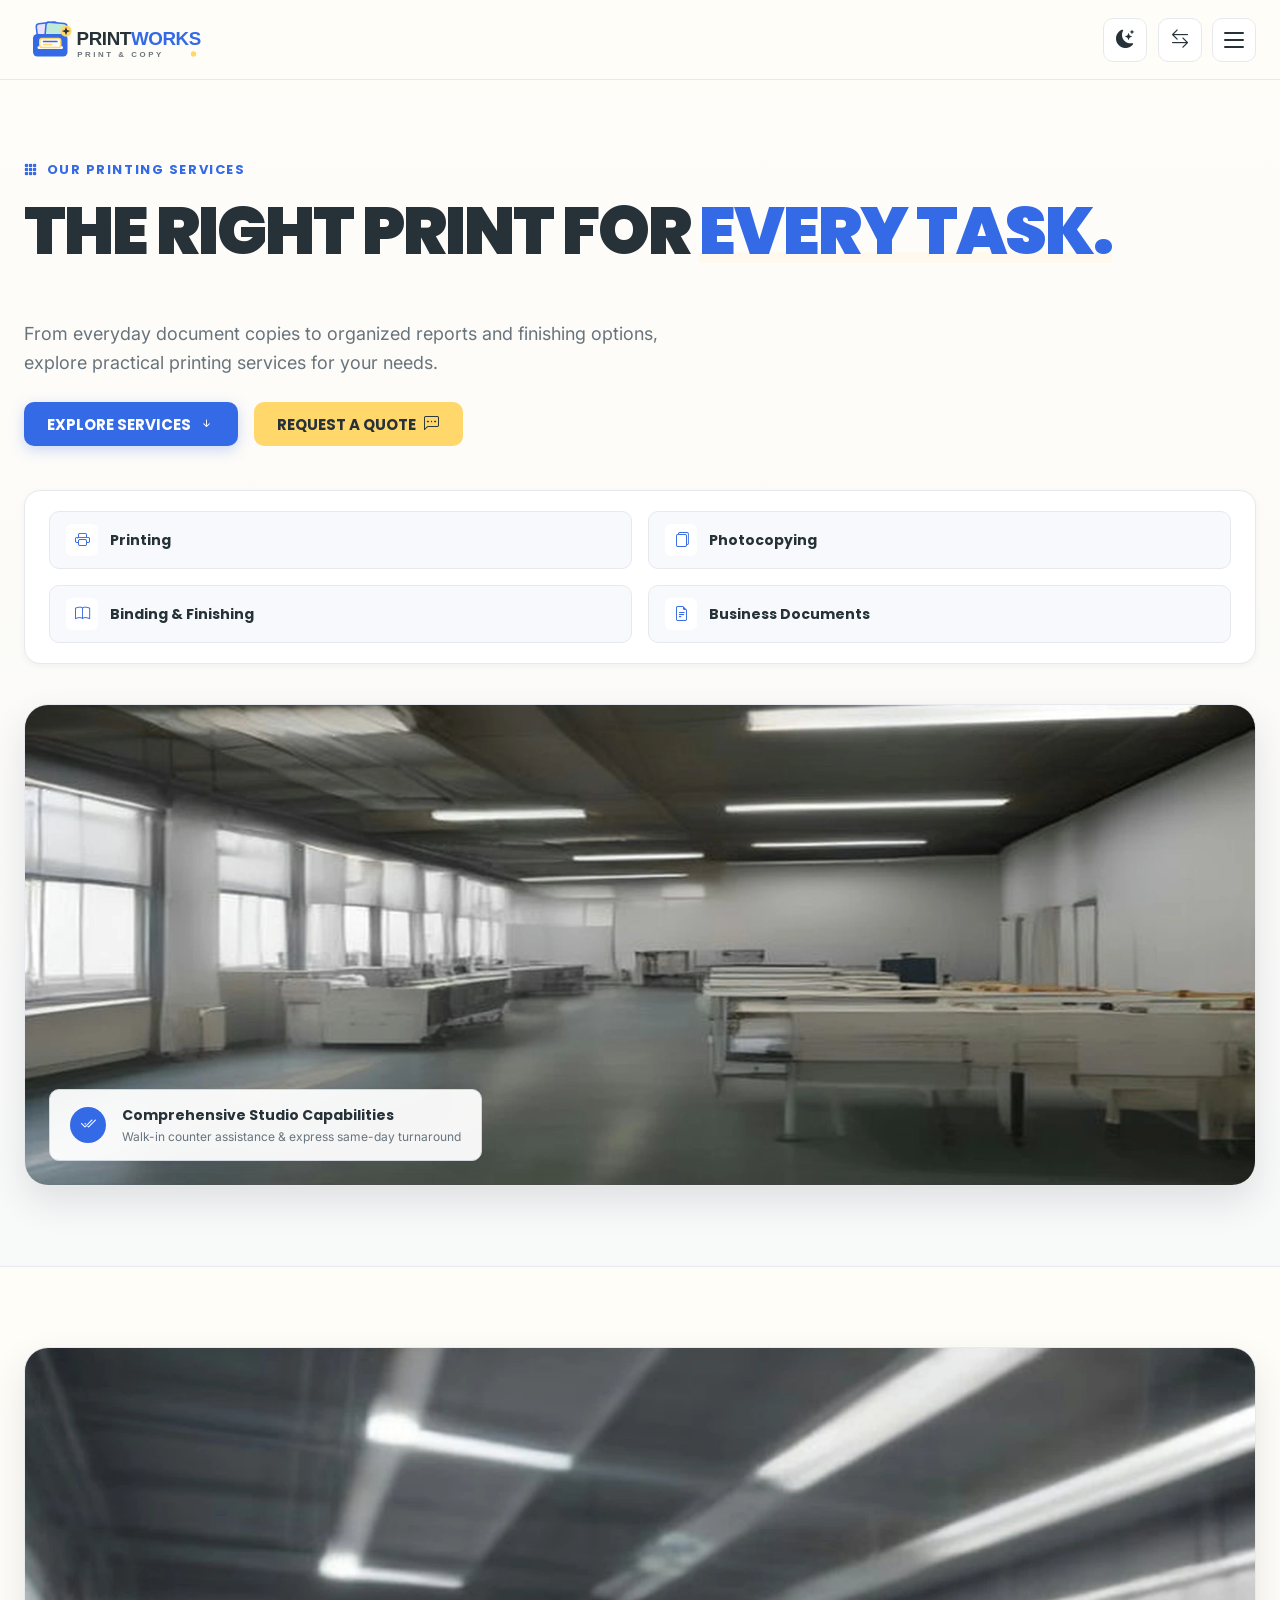
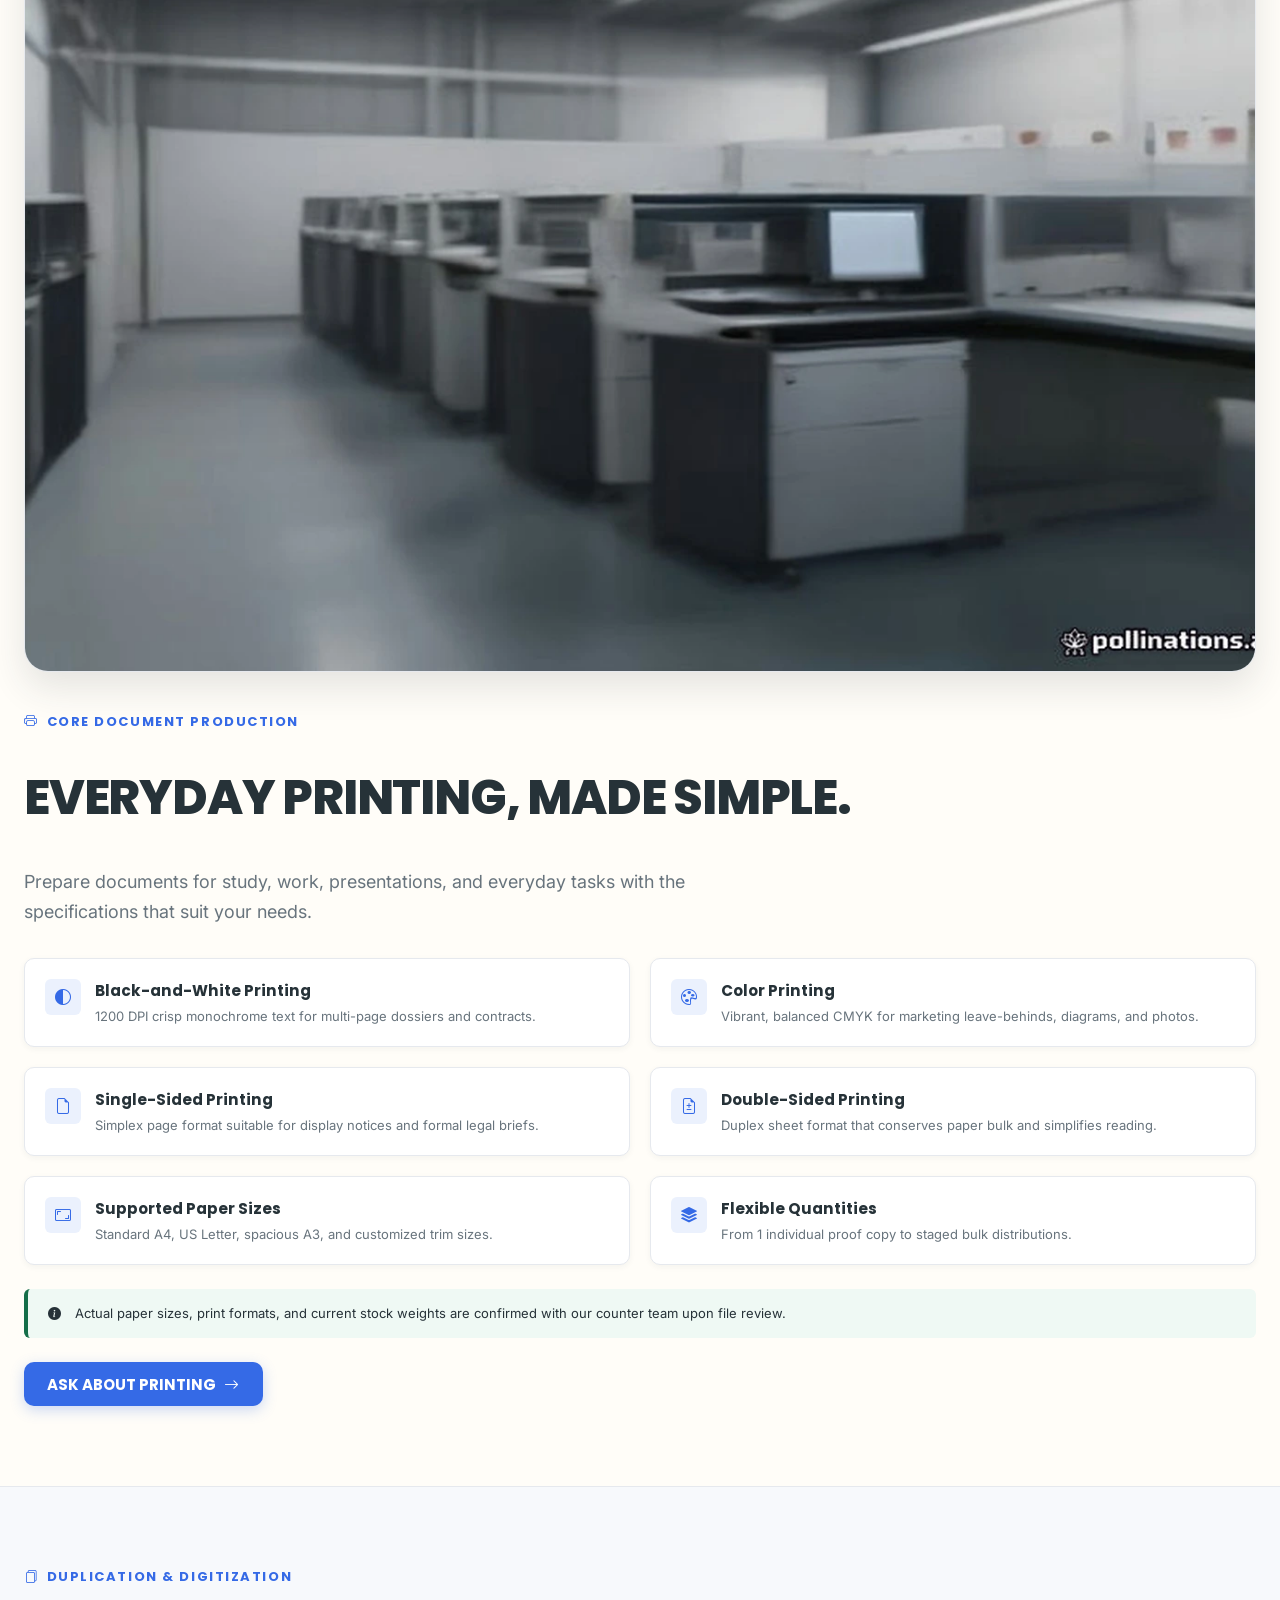
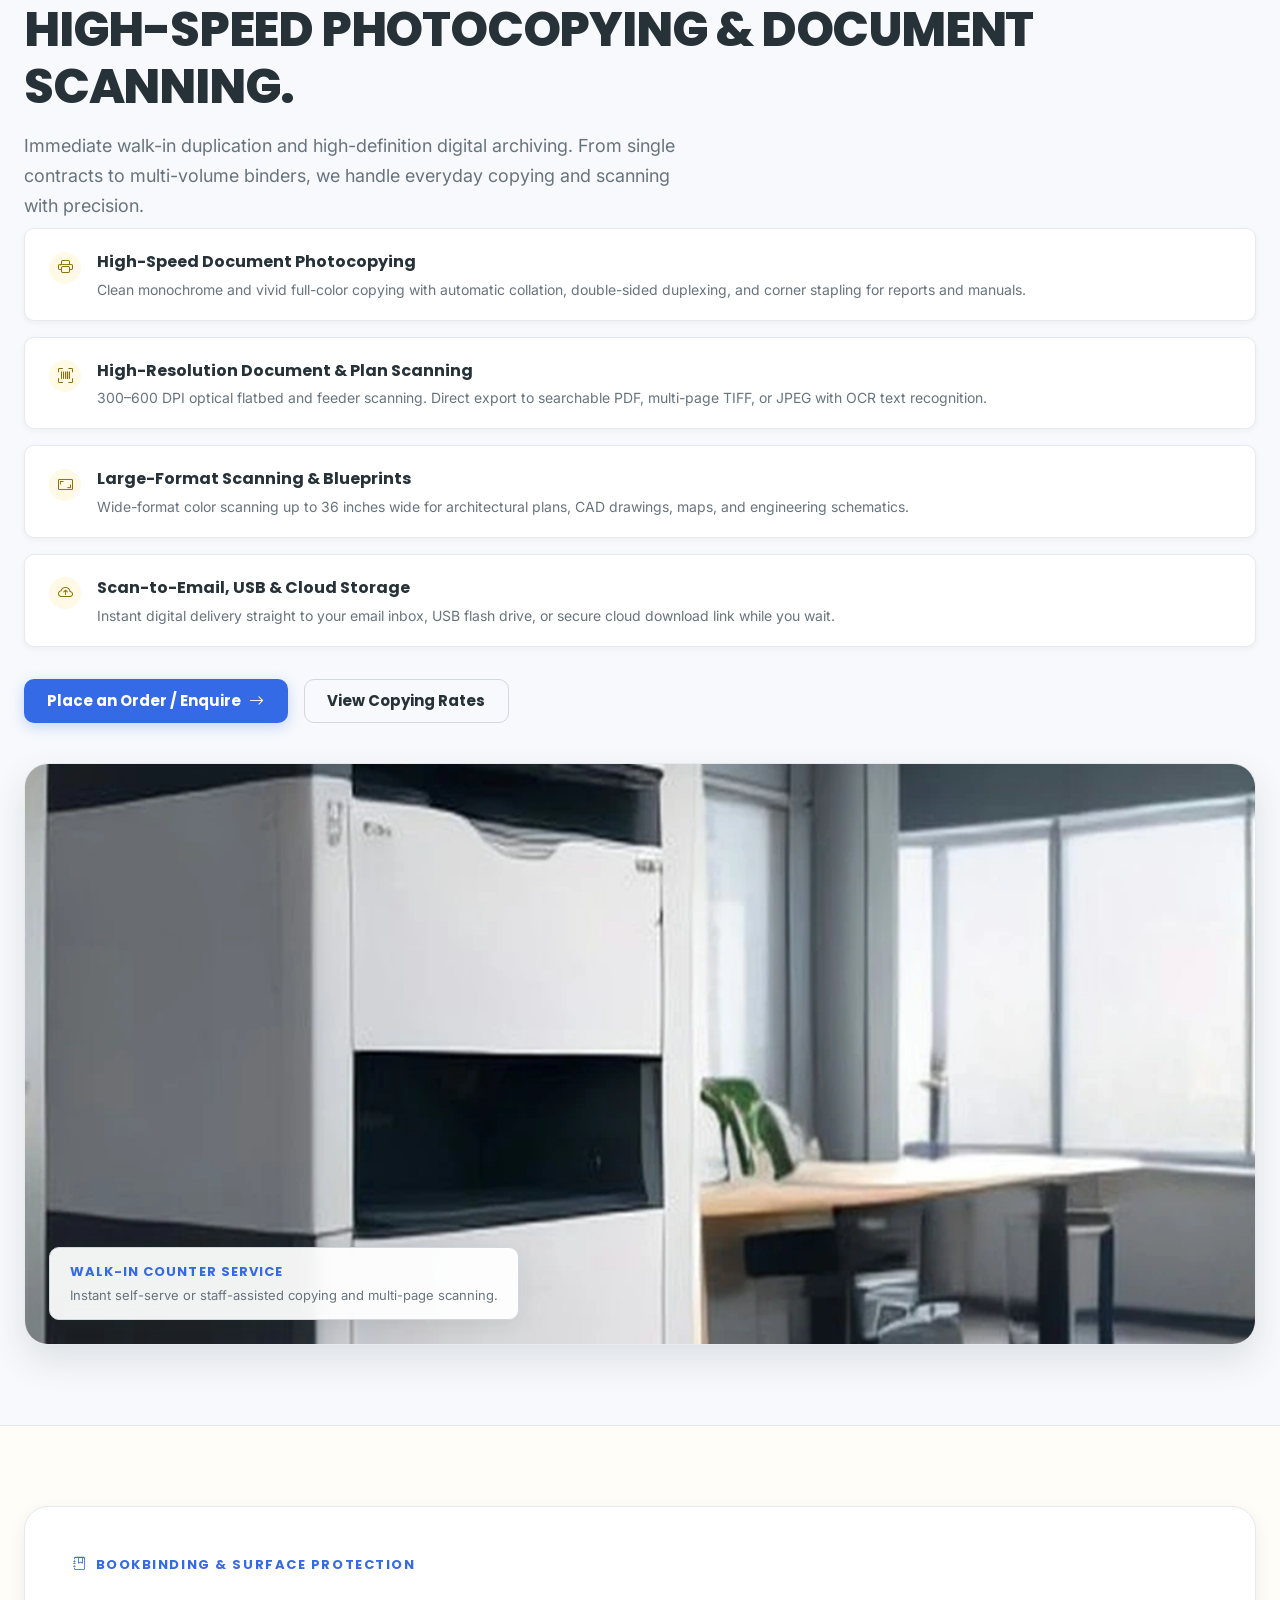
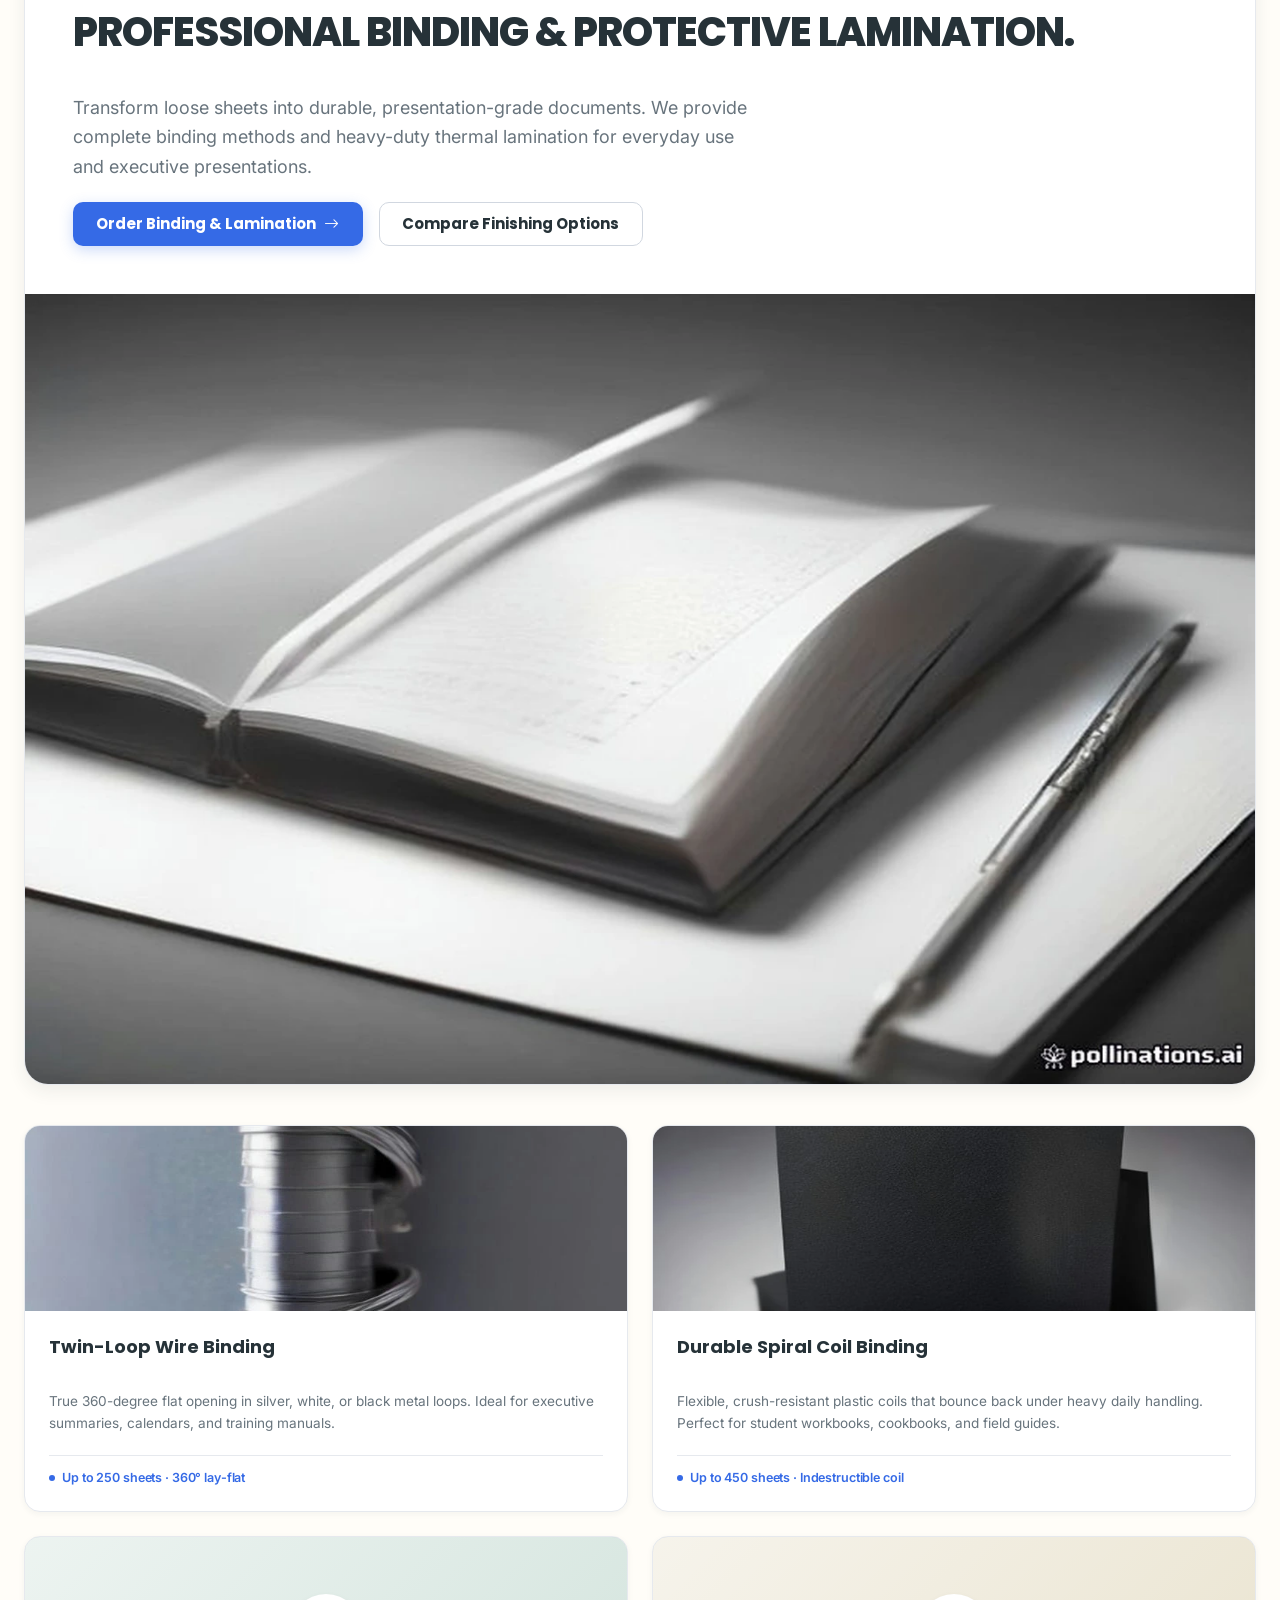
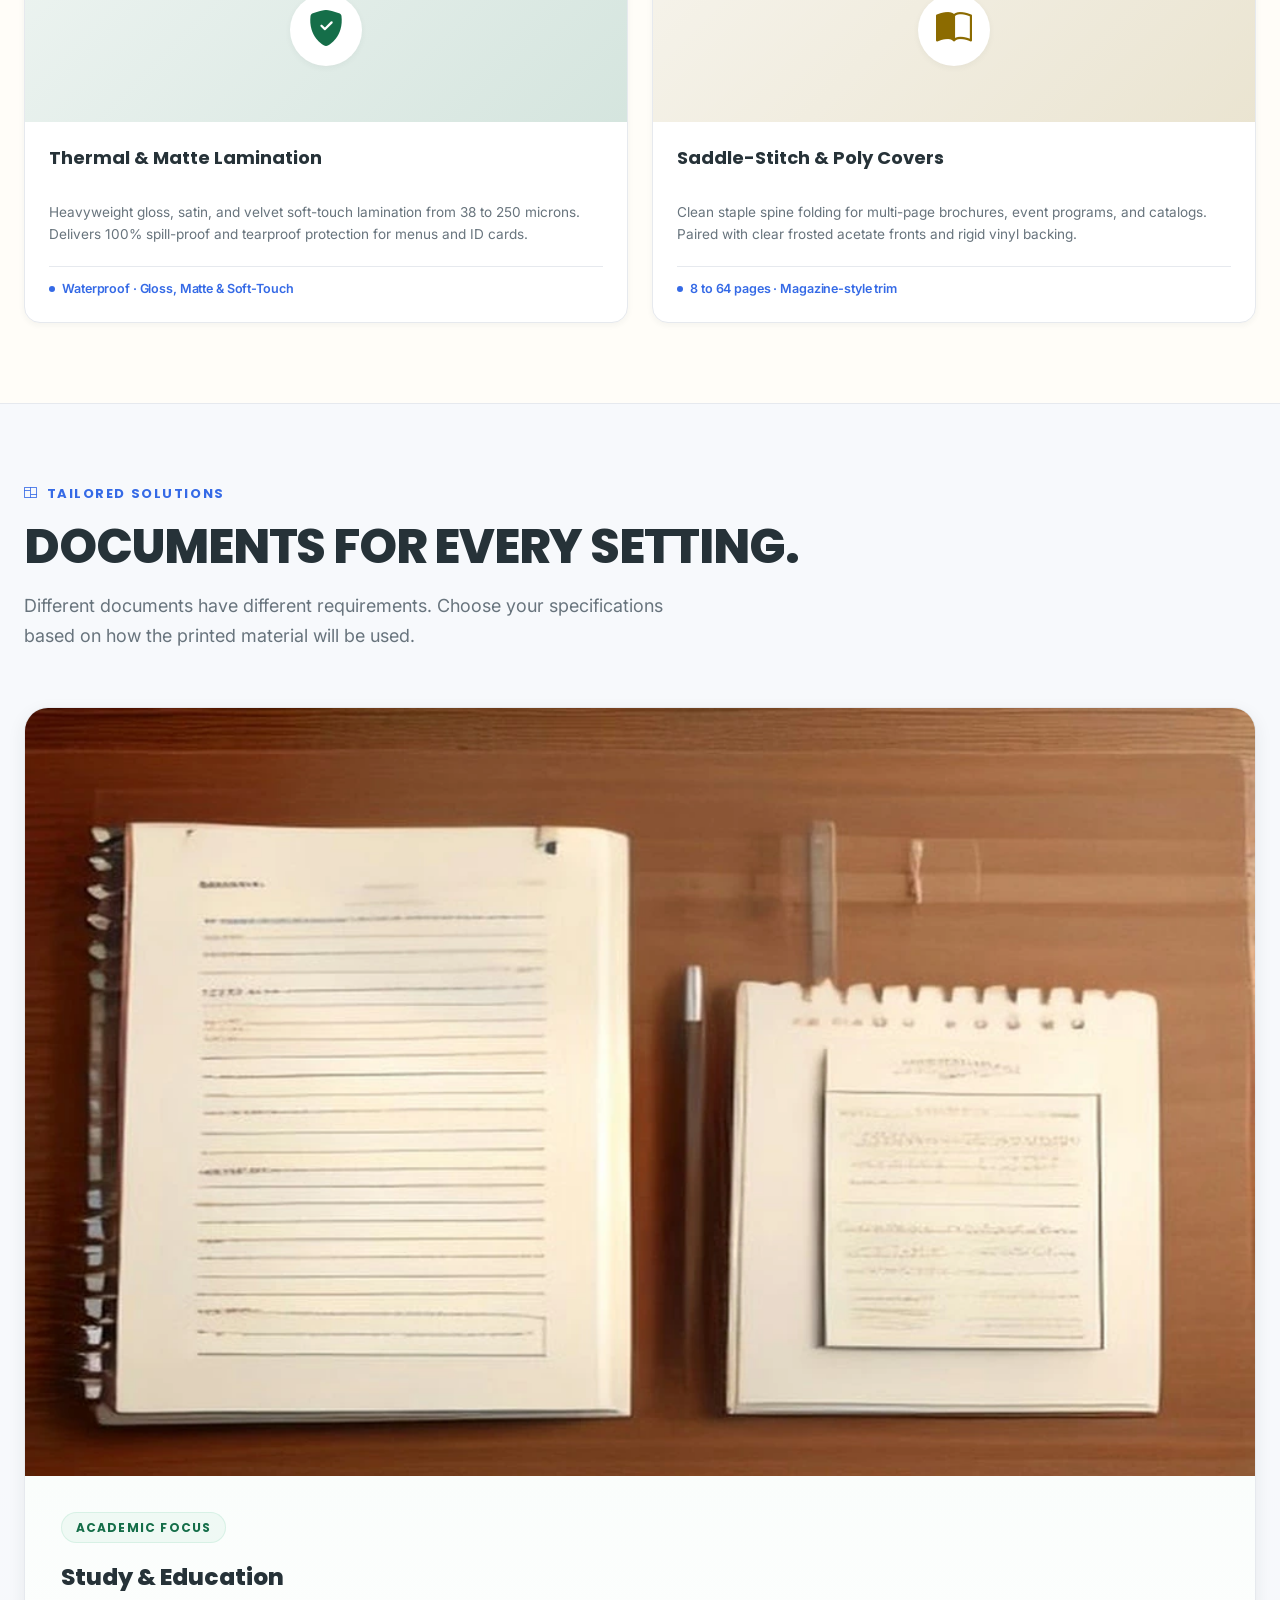
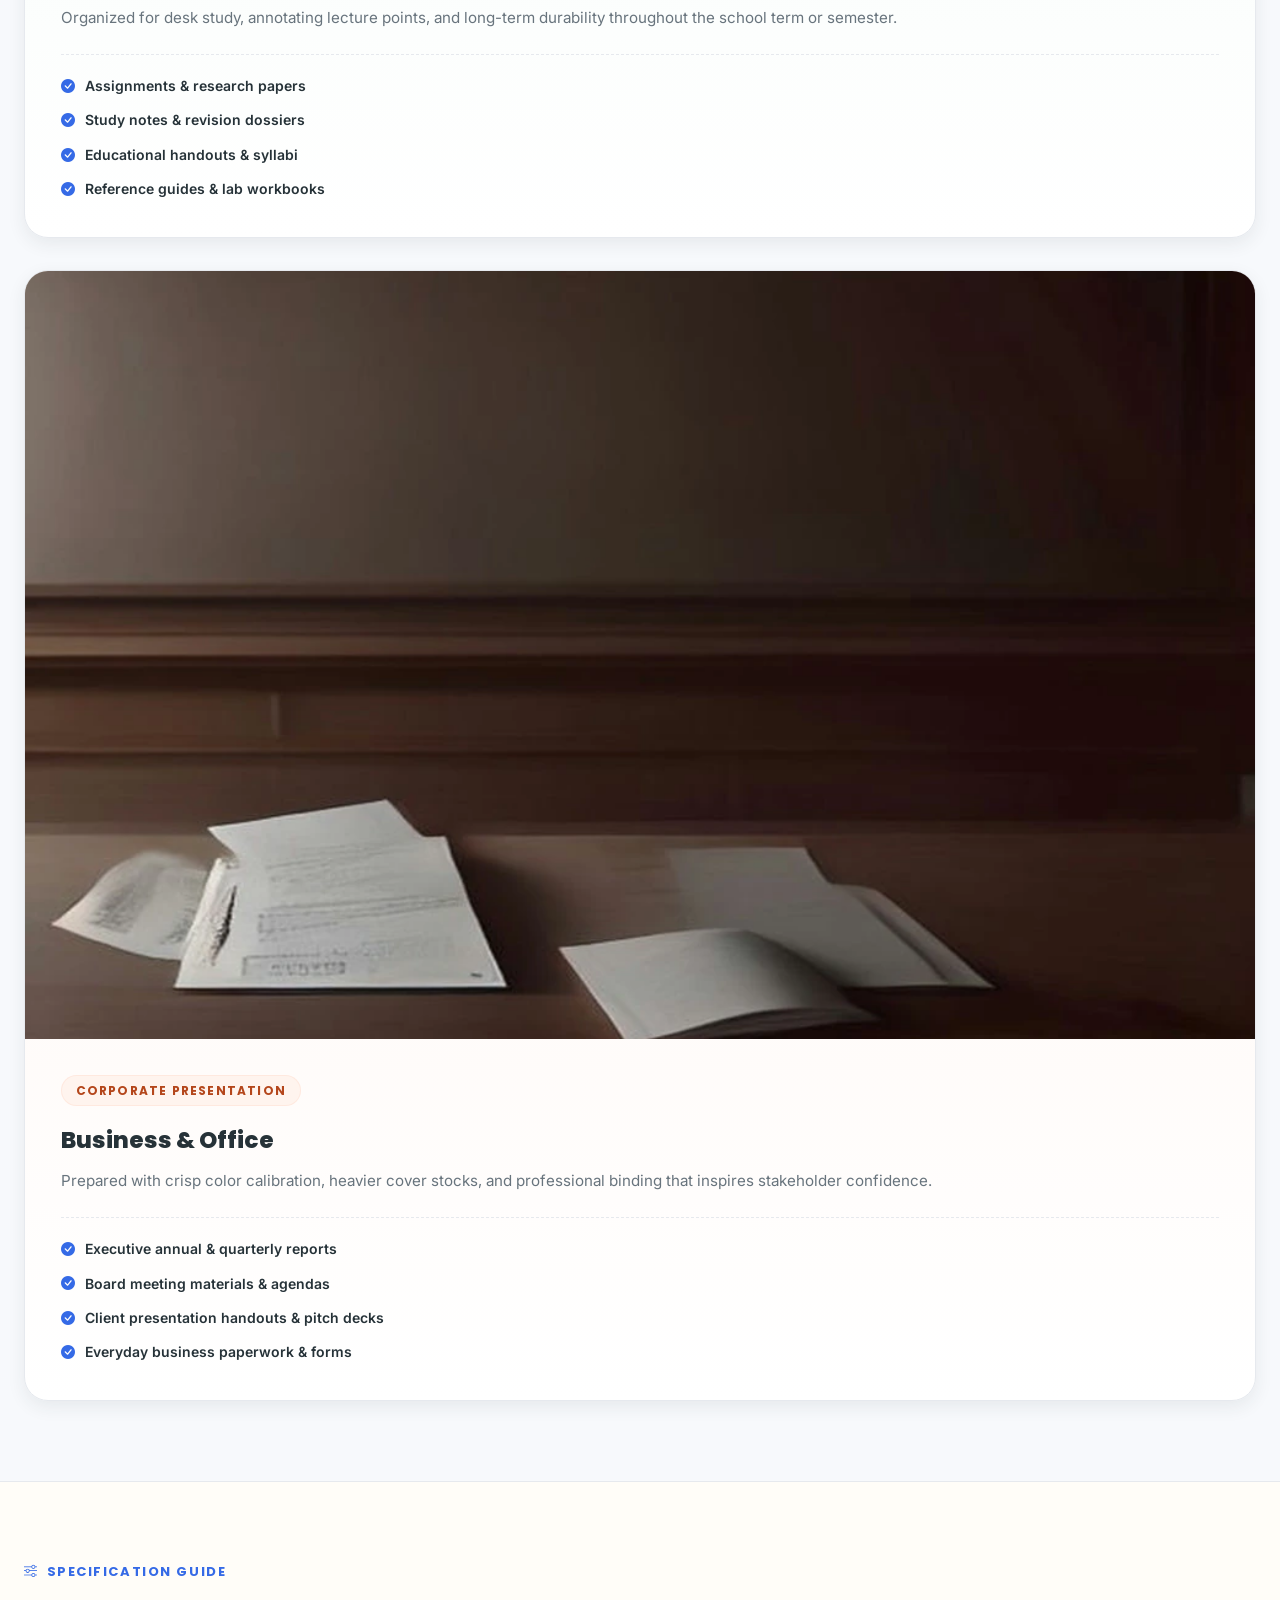
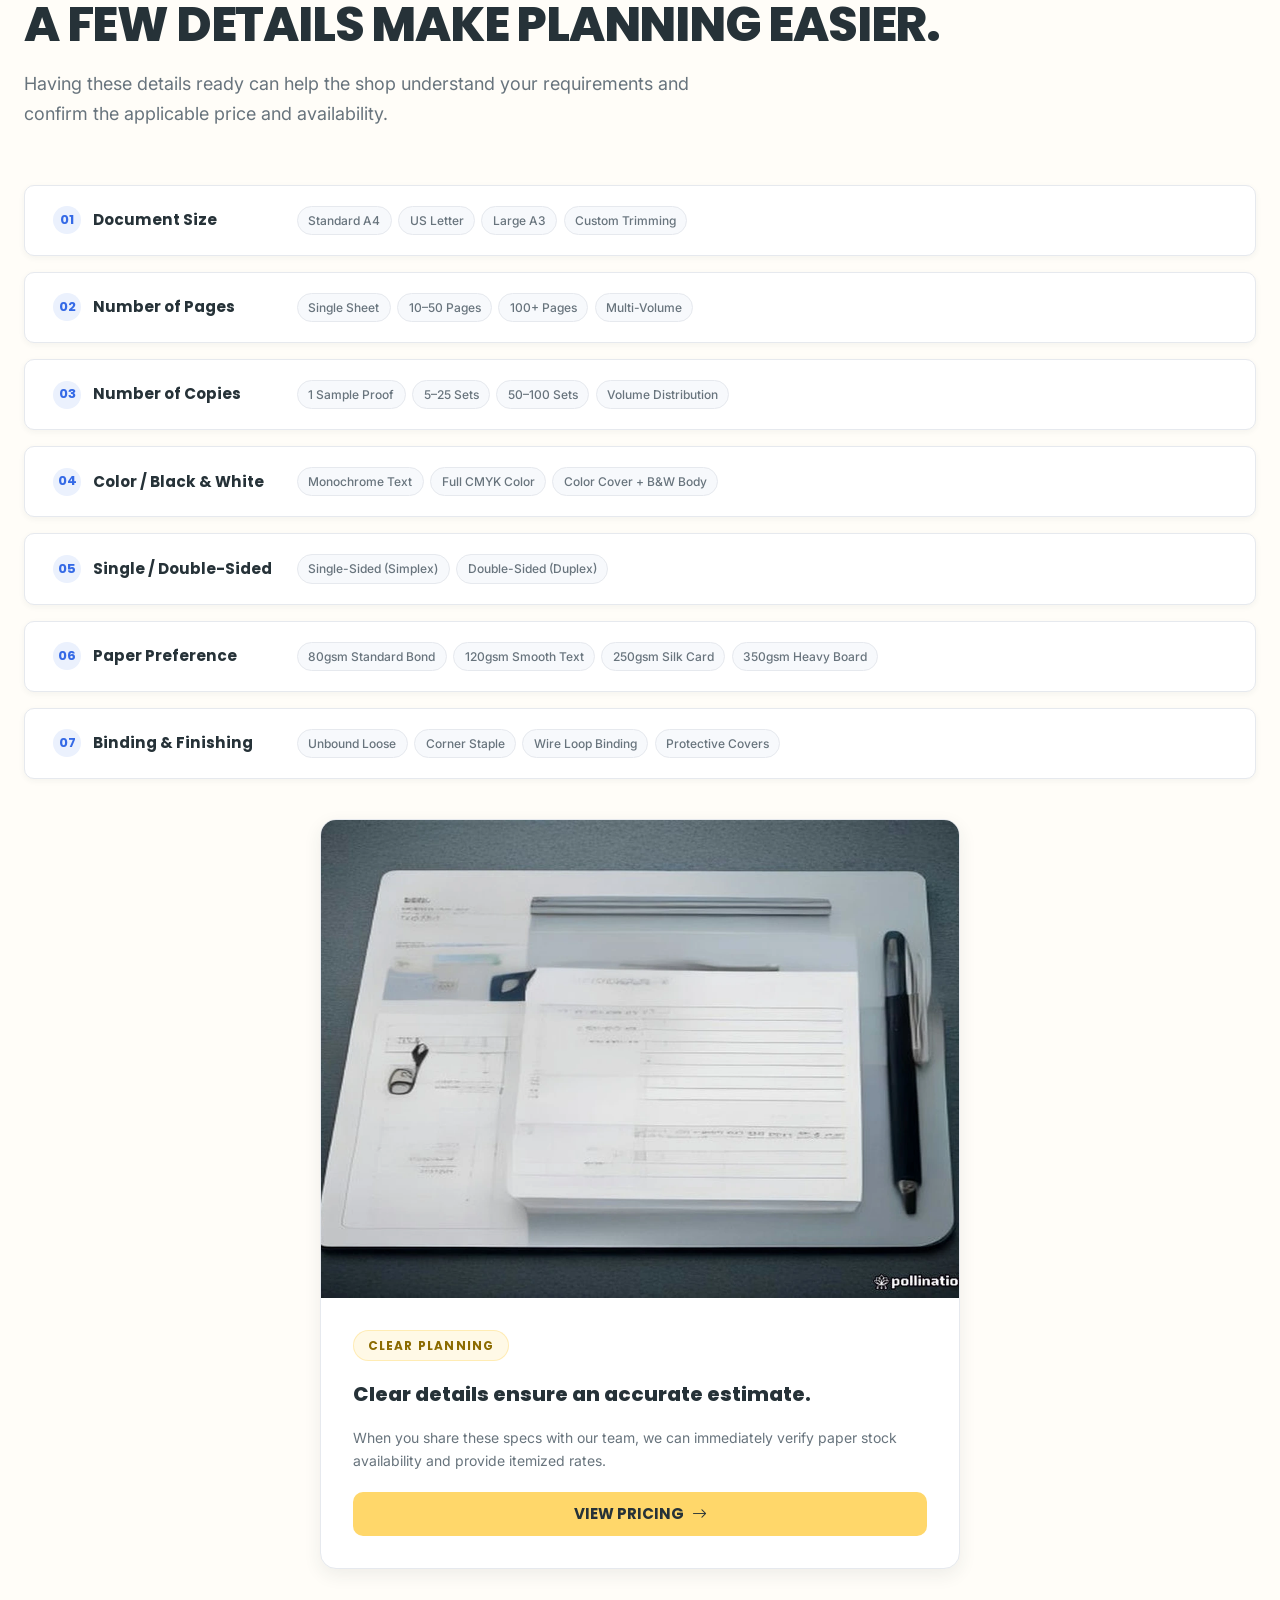
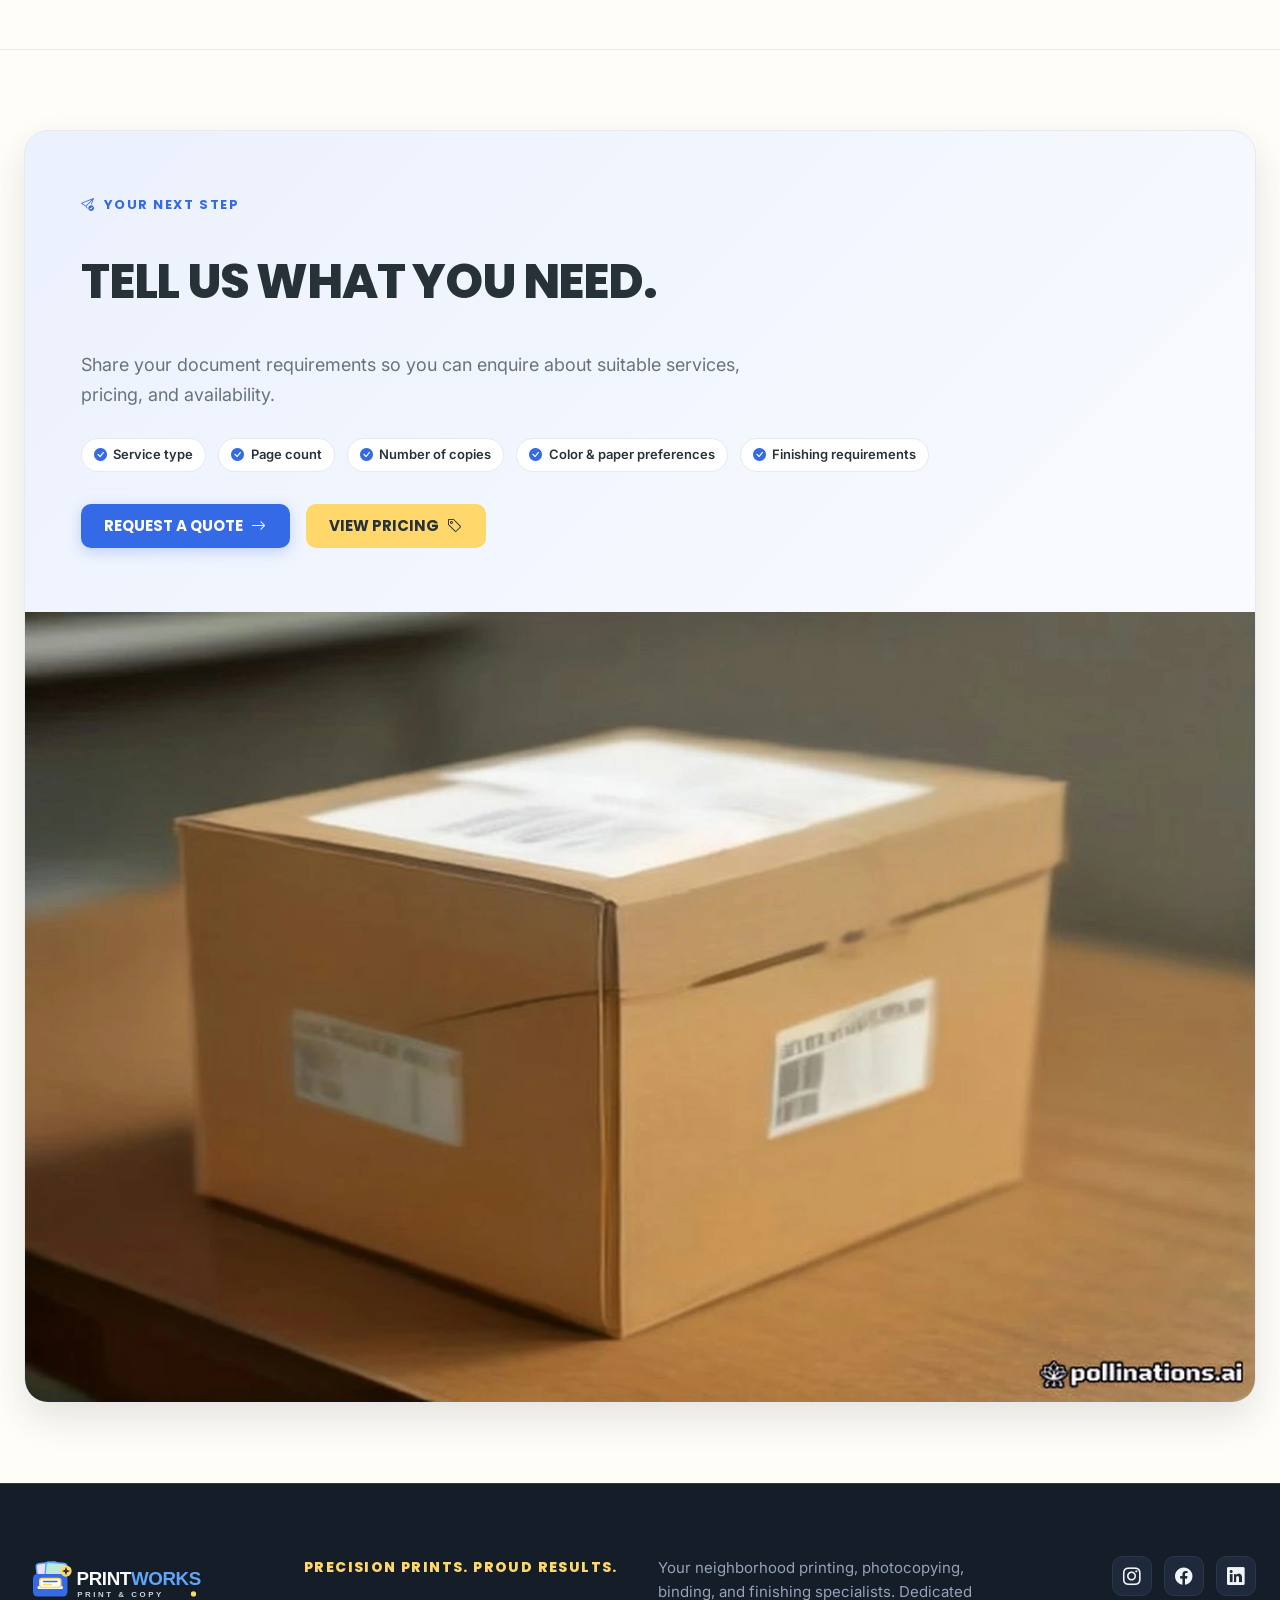
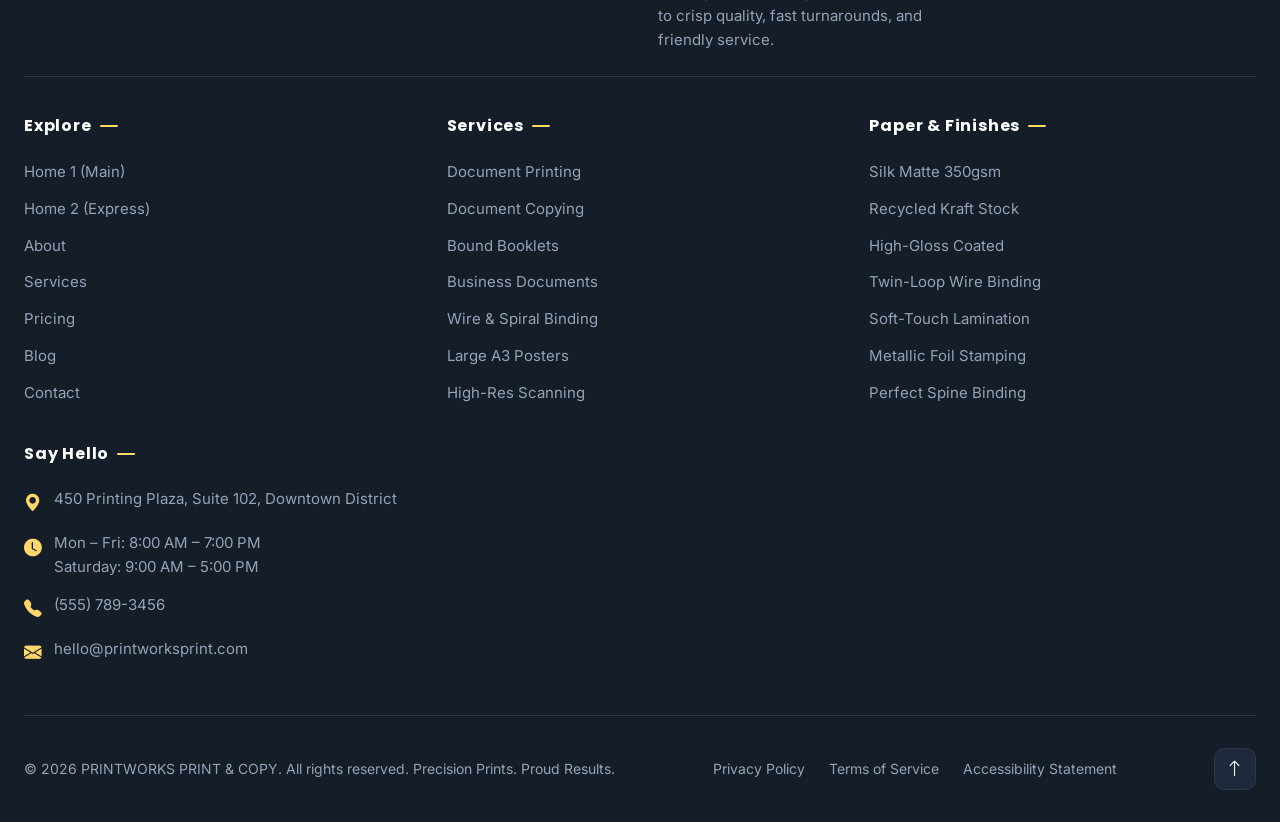
<file: services.html>
<!DOCTYPE html>
<html lang="en" dir="ltr" data-theme="light">
<head>
  <meta charset="UTF-8">
  <meta name="viewport" content="width=device-width, initial-scale=1.0">
  <title>Our Services — PRINTWORKS PRINT &amp; COPY | Printing, Copying &amp; Finishing Catalogue</title>
  <meta name="description" content="Explore printing, document photocopying, wire and comb binding, lamination, and presentation finishing services at PRINTWORKS PRINT &amp; COPY. Clean specifications and upfront guidance.">

  <!-- Favicon -->
  <link rel="icon" type="image/svg+xml" href="assets/icons/favicon.svg">
  <link rel="apple-touch-icon" href="assets/icons/favicon.svg">

  <!-- Instant Theme & Direction Initialization (Prevents visible flash) -->
  <script>
    (function () {
      try {
        const savedTheme = localStorage.getItem('printworks_theme');
        if (savedTheme) {
          document.documentElement.setAttribute('data-theme', savedTheme);
        } else if (window.matchMedia && window.matchMedia('(prefers-color-scheme: dark)').matches) {
          document.documentElement.setAttribute('data-theme', 'dark');
        }
        const savedDir = localStorage.getItem('printworks_dir');
        if (savedDir) {
          document.documentElement.setAttribute('dir', savedDir);
          document.documentElement.setAttribute('lang', savedDir === 'rtl' ? 'ar' : 'en');
        }
      } catch (e) {}
    })();
  </script>

  <!-- Google Fonts: Poppins (Headings) & Inter (Body) -->
  <link rel="preconnect" href="https://fonts.googleapis.com">
  <link rel="preconnect" href="https://fonts.gstatic.com" crossorigin>
  <link href="https://fonts.googleapis.com/css2?family=Inter:wght@400;500;600;700&family=Poppins:wght@600;700;800;900&display=swap" rel="stylesheet">

  <!-- Bootstrap Icons -->
  <link rel="stylesheet" href="https://cdn.jsdelivr.net/npm/bootstrap-icons@1.11.3/font/bootstrap-icons.min.css">

  <!-- Stylesheets -->
  <link rel="stylesheet" href="assets/css/style.css">
  <link rel="stylesheet" href="assets/css/pages/services.css">
  <link rel="stylesheet" href="assets/css/responsive.css">
</head>
<body>

  <!-- ========================================================================
       GLOBAL NAVBAR (DESKTOP 1281px+ | TABLET & MOBILE COLLAPSE 1280px-)
       Reused identically from index.html with Services marked as active
       ======================================================================== -->
  <header class="fg-navbar" role="banner">
    <div class="fg-container fg-navbar-inner">

      <!-- Brand Logo (Left Side) -->
      <a href="index.html" class="fg-brand" aria-label="PRINTWORKS PRINT &amp; COPY Homepage">
        <img src="assets/icons/logo.svg" alt="PRINTWORKS PRINT &amp; COPY" class="fg-brand-img fg-brand-img-light" width="240" height="48">
        <img src="assets/icons/logo-light.svg" alt="PRINTWORKS PRINT &amp; COPY" class="fg-brand-img fg-brand-img-dark" width="240" height="48">
      </a>

      <!-- Desktop Navigation Menu (Visible on 1281px+) -->
      <nav class="fg-nav-menu" aria-label="Primary Navigation">
        <!-- Home Dropdown -->
        <div class="fg-nav-dropdown">
          <a href="index.html" class="fg-nav-link" aria-haspopup="true" aria-expanded="false">
            <span>Home</span>
            <i class="bi bi-chevron-down" style="font-size: 0.75rem;" aria-hidden="true"></i>
          </a>
          <div class="fg-dropdown-menu" role="menu">
            <a href="index.html" class="fg-dropdown-link" role="menuitem">
              <i class="bi bi-house-door" aria-hidden="true"></i>
              <span>Home 1 (Main)</span>
            </a>
            <a href="home2.html" class="fg-dropdown-link" role="menuitem">
              <i class="bi bi-layout-text-window-reverse" aria-hidden="true"></i>
              <span>Home 2 (Express)</span>
            </a>
          </div>
        </div>

        <a href="about.html" class="fg-nav-link">About</a>
        <a href="services.html" class="fg-nav-link active" aria-current="page">Products</a>
        <a href="pricing.html" class="fg-nav-link">Deals</a>
        <a href="blog.html" class="fg-nav-link">Blog</a>
        <a href="contact.html" class="fg-nav-link">Contact</a>
      </nav>

      <!-- Right Side Controls & Actions -->
      <div class="fg-nav-controls">
        <!-- Dark Mode Toggle Button -->
        <button type="button" class="fg-icon-btn theme-toggle-btn" aria-label="Toggle dark mode" title="Toggle dark mode">
          <i class="bi bi-moon-stars-fill" aria-hidden="true"></i>
        </button>

        <!-- RTL / LTR Direction Toggle Button -->
        <button type="button" class="fg-icon-btn rtl-toggle-btn" aria-label="Toggle text direction" title="RTL / LTR Toggle">
          <i class="bi bi-arrow-left-right" aria-hidden="true"></i>
        </button>

        <!-- Desktop Action Button (Get a Quote) -->
        <button type="button" class="fg-btn fg-btn-primary fg-login-btn fg-navbar-cta" data-modal="login">
          <i class="bi bi-box-arrow-in-right" aria-hidden="true"></i>
          <span>Login</span>
        </button>

        <!-- Mobile & Tablet Hamburger Menu Toggle (<= 1280px) -->
        <button type="button" class="fg-hamburger-btn" aria-label="Open navigation menu" aria-expanded="false" aria-controls="mobile-drawer">
          <span></span>
          <span></span>
          <span></span>
        </button>
      </div>

    </div>
  </header>

  <!-- ========================================================================
       MOBILE & TABLET DRAWER MENU (MANDATORY RULE COMPLIANCE)
       Contains ALL navigation items, Home dropdown, utilities & login button
       ======================================================================== -->
  <div class="fg-drawer-backdrop" aria-hidden="true"></div>

  <aside id="mobile-drawer" class="fg-drawer" aria-label="Mobile Navigation Drawer" aria-hidden="true">
    <div class="fg-drawer-header">
      <a href="index.html" class="fg-brand" aria-label="PRINTWORKS PRINT &amp; COPY Homepage">
        <img src="assets/icons/logo.svg" alt="PRINTWORKS PRINT &amp; COPY" class="fg-brand-img fg-brand-img-light" width="200" height="40">
        <img src="assets/icons/logo-light.svg" alt="PRINTWORKS PRINT &amp; COPY" class="fg-brand-img fg-brand-img-dark" width="200" height="40">
      </a>
      <button type="button" class="fg-drawer-close" aria-label="Close navigation menu">
        <i class="bi bi-x-lg" aria-hidden="true"></i>
      </button>
    </div>

    <div class="fg-drawer-body">
      <nav class="fg-drawer-nav" aria-label="Mobile Menu Links">
        <!-- Home Dropdown -->
        <div class="fg-drawer-dropdown is-expanded">
          <button type="button" class="fg-drawer-link fg-drawer-dropdown-btn" aria-expanded="true">
            <span class="fg-drawer-link-inner">
              <i class="bi bi-house-door" aria-hidden="true"></i>
              <span>Home</span>
            </span>
            <i class="bi bi-chevron-down fg-drawer-chevron" aria-hidden="true"></i>
          </button>
          <div class="fg-drawer-submenu">
            <a href="index.html" class="fg-drawer-sublink">
              <i class="bi bi-arrow-right-short" aria-hidden="true"></i>
              <span>Home 1</span>
            </a>
            <a href="home2.html" class="fg-drawer-sublink">
              <i class="bi bi-arrow-right-short" aria-hidden="true"></i>
              <span>Home 2</span>
            </a>
          </div>
        </div>

        <a href="about.html" class="fg-drawer-link">
          <span class="fg-drawer-link-inner"><i class="bi bi-info-circle" aria-hidden="true"></i><span>About</span></span>
          <i class="bi bi-chevron-right" aria-hidden="true"></i>
        </a>
        <a href="services.html" class="fg-drawer-link active" aria-current="page">
          <span class="fg-drawer-link-inner"><i class="bi bi-printer" aria-hidden="true"></i><span>Products</span></span>
          <i class="bi bi-check2" aria-hidden="true"></i>
        </a>
        <a href="pricing.html" class="fg-drawer-link">
          <span class="fg-drawer-link-inner"><i class="bi bi-tag" aria-hidden="true"></i><span>Deals</span></span>
          <i class="bi bi-chevron-right" aria-hidden="true"></i>
        </a>
        <a href="blog.html" class="fg-drawer-link">
          <span class="fg-drawer-link-inner"><i class="bi bi-journal-text" aria-hidden="true"></i><span>Blog</span></span>
          <i class="bi bi-chevron-right" aria-hidden="true"></i>
        </a>
        <a href="contact.html" class="fg-drawer-link">
          <span class="fg-drawer-link-inner"><i class="bi bi-envelope" aria-hidden="true"></i><span>Contact</span></span>
          <i class="bi bi-chevron-right" aria-hidden="true"></i>
        </a>
      </nav>

      <div class="fg-drawer-divider"></div>

      <!-- Drawer Theme & Direction Controls -->
      <div class="fg-drawer-controls">
        <span class="fg-drawer-controls-label">Preferences</span>
        <div class="fg-drawer-toggle-group">
          <button type="button" class="fg-icon-btn theme-toggle-btn" aria-label="Toggle dark mode" title="Toggle dark mode">
            <i class="bi bi-moon-stars-fill" aria-hidden="true"></i>
          </button>
          <button type="button" class="fg-icon-btn rtl-toggle-btn" aria-label="Toggle text direction" title="RTL / LTR Toggle">
            <i class="bi bi-arrow-left-right" aria-hidden="true"></i>
          </button>
        </div>
      </div>
    </div>

    <!-- Drawer Footer with Login Button -->
    <div class="fg-drawer-footer">
      <button type="button" class="fg-btn fg-btn-primary fg-login-btn" style="width: 100%;">
        <i class="bi bi-box-arrow-in-right" aria-hidden="true"></i>
        <span>Login / Account</span>
      </button>
      <a href="contact.html#order-enquiry" class="fg-btn fg-btn-secondary" style="width: 100%;">
        <i class="bi bi-calculator" aria-hidden="true"></i>
        <span>Instant Quote</span>
      </a>
    </div>
  </aside>

  <!-- ========================================================================
       MAIN CONTENT: EXACTLY SEVEN UNIQUE SERVICES PAGE CONTENT SECTIONS
       ======================================================================== -->
  <main id="main-content">

    <!-- ----------------------------------------------------------------------
         SECTION 1 — FIND THE RIGHT PRINTING SERVICE (DIRECTORY HEADER)
         ---------------------------------------------------------------------- -->
    <section id="services-intro" class="sv-section sv-intro-section" aria-labelledby="services-intro-title">
      <div class="fg-container">

        <!-- Top Service Directory Header Block -->
        <div class="sv-intro-header-grid">
          <div>
            <div class="sv-eyebrow">
              <i class="bi bi-grid-3x3-gap-fill" aria-hidden="true"></i>
              <span>OUR PRINTING SERVICES</span>
            </div>
            <h1 id="services-intro-title" class="sv-intro-title">
              THE RIGHT PRINT FOR <span class="sv-intro-title-highlight">EVERY TASK.</span>
            </h1>
          </div>

          <div class="sv-intro-desc-wrap">
            <p class="sv-desc">
              From everyday document copies to organized reports and finishing options, explore practical printing services for your needs.
            </p>
            <div class="sv-intro-actions">
              <a href="#printing" class="fg-btn fg-btn-primary">
                <span>EXPLORE SERVICES</span>
                <i class="bi bi-arrow-down-short" aria-hidden="true"></i>
              </a>
              <a href="contact.html#order-enquiry" class="fg-btn fg-btn-secondary">
                <span>REQUEST A QUOTE</span>
                <i class="bi bi-chat-left-dots" aria-hidden="true"></i>
              </a>
            </div>
          </div>
        </div>

        <!-- Compact Service Directory Index Panel -->
        <nav class="sv-directory-index-bar" aria-label="Service directory shortcuts">
          <a href="#printing" class="sv-index-item">
            <div class="sv-index-icon"><i class="bi bi-printer"></i></div>
            <span class="sv-index-text">Printing</span>
          </a>
          <a href="#copying" class="sv-index-item">
            <div class="sv-index-icon"><i class="bi bi-files"></i></div>
            <span class="sv-index-text">Photocopying</span>
          </a>
          <a href="#binding" class="sv-index-item">
            <div class="sv-index-icon"><i class="bi bi-book"></i></div>
            <span class="sv-index-text">Binding &amp; Finishing</span>
          </a>
          <a href="#business-study" class="sv-index-item">
            <div class="sv-index-icon"><i class="bi bi-file-earmark-text"></i></div>
            <span class="sv-index-text">Business Documents</span>
          </a>
        </nav>

        <!-- Horizontal Photographic Strip -->
        <div class="sv-panoramic-strip">
          <div class="sv-panoramic-img-wrap">
            <img 
              src="assets/images/services/services-intro.webp" 
              alt="Clean modern digital printing equipment, paper samples, and neatly arranged document sets in production studio"
              class="sv-panoramic-img"
              width="1920" 
              height="900"
              loading="eager"
            >
          </div>
          <div class="sv-panoramic-badge-overlay">
            <div class="sv-overlay-icon">
              <i class="bi bi-check2-all" aria-hidden="true"></i>
            </div>
            <div>
              <div class="sv-overlay-title">Comprehensive Studio Capabilities</div>
              <div class="sv-overlay-sub">Walk-in counter assistance &amp; express same-day turnaround</div>
            </div>
          </div>
        </div>

      </div>
    </section>

    <!-- ----------------------------------------------------------------------
         SECTION 2 — DOCUMENT PRINTING (SPECIFICATION LAYOUT)
         ---------------------------------------------------------------------- -->
    <div id="categories" style="scroll-margin-top: 100px;"></div>
    <div id="products" style="scroll-margin-top: 100px;"></div>
    <section id="printing" class="sv-section sv-printing-section" aria-labelledby="printing-title">
      <div class="fg-container">

        <div class="sv-printing-grid">

          <!-- Left Column: Realistic Printer Photograph -->
          <div class="sv-printing-media-card">
            <div class="sv-printing-img-wrap">
              <img 
                src="assets/images/services/document-printing.webp" 
                alt="Production digital color laser press running crisp printed pages into output tray with high color fidelity"
                class="sv-printing-img"
                width="1400" 
                height="1000"
                loading="lazy"
              >
            </div>
          </div>

          <!-- Right Column: Structured Specification Layout -->
          <div class="sv-printing-content">
            <div class="sv-eyebrow">
              <i class="bi bi-printer" aria-hidden="true"></i>
              <span>CORE DOCUMENT PRODUCTION</span>
            </div>
            <h2 id="printing-title" class="sv-title">
              EVERYDAY PRINTING, MADE SIMPLE.
            </h2>
            <p class="sv-desc">
              Prepare documents for study, work, presentations, and everyday tasks with the specifications that suit your needs.
            </p>

            <!-- Structured Options Grid -->
            <div class="sv-spec-list">

              <div class="sv-spec-card">
                <div class="sv-spec-card-icon"><i class="bi bi-circle-half"></i></div>
                <div>
                  <h3 class="sv-spec-card-title">Black-and-White Printing</h3>
                  <p class="sv-spec-card-desc">1200 DPI crisp monochrome text for multi-page dossiers and contracts.</p>
                </div>
              </div>

              <div class="sv-spec-card">
                <div class="sv-spec-card-icon"><i class="bi bi-palette"></i></div>
                <div>
                  <h3 class="sv-spec-card-title">Color Printing</h3>
                  <p class="sv-spec-card-desc">Vibrant, balanced CMYK for marketing leave-behinds, diagrams, and photos.</p>
                </div>
              </div>

              <div class="sv-spec-card">
                <div class="sv-spec-card-icon"><i class="bi bi-file-earmark"></i></div>
                <div>
                  <h3 class="sv-spec-card-title">Single-Sided Printing</h3>
                  <p class="sv-spec-card-desc">Simplex page format suitable for display notices and formal legal briefs.</p>
                </div>
              </div>

              <div class="sv-spec-card">
                <div class="sv-spec-card-icon"><i class="bi bi-file-earmark-diff"></i></div>
                <div>
                  <h3 class="sv-spec-card-title">Double-Sided Printing</h3>
                  <p class="sv-spec-card-desc">Duplex sheet format that conserves paper bulk and simplifies reading.</p>
                </div>
              </div>

              <div class="sv-spec-card">
                <div class="sv-spec-card-icon"><i class="bi bi-aspect-ratio"></i></div>
                <div>
                  <h3 class="sv-spec-card-title">Supported Paper Sizes</h3>
                  <p class="sv-spec-card-desc">Standard A4, US Letter, spacious A3, and customized trim sizes.</p>
                </div>
              </div>

              <div class="sv-spec-card">
                <div class="sv-spec-card-icon"><i class="bi bi-stack"></i></div>
                <div>
                  <h3 class="sv-spec-card-title">Flexible Quantities</h3>
                  <p class="sv-spec-card-desc">From 1 individual proof copy to staged bulk distributions.</p>
                </div>
              </div>

            </div>

            <!-- Practical Counter Note -->
            <div class="sv-disclaimer-note">
              <i class="bi bi-info-circle-fill" style="margin-inline-end: 0.35rem;" aria-hidden="true"></i>
              <span>Actual paper sizes, print formats, and current stock weights are confirmed with our counter team upon file review.</span>
            </div>

            <div>
              <a href="contact.html#order-enquiry" class="fg-btn fg-btn-primary">
                <span>ASK ABOUT PRINTING</span>
                <i class="bi bi-arrow-right" aria-hidden="true"></i>
              </a>
            </div>
          </div>

        </div>

      </div>
    </section>

    <!-- ----------------------------------------------------------------------
         SECTION 3 — PHOTOCOPYING & HIGH-RESOLUTION SCANNING
         ---------------------------------------------------------------------- -->
    <section id="copying" class="sv-section sv-copying-section" aria-labelledby="copying-title">
      <div class="fg-container">

        <div class="sv-copying-grid">

          <!-- Left Column: Heading, Description & Dual Service Cards (Copying + Scanning) -->
          <div>
            <div class="sv-eyebrow">
              <i class="bi bi-files" aria-hidden="true"></i>
              <span>DUPLICATION &amp; DIGITIZATION</span>
            </div>
            <h2 id="copying-title" class="sv-title">
              HIGH-SPEED PHOTOCOPYING &amp; DOCUMENT SCANNING.
            </h2>
            <p class="sv-desc">
              Immediate walk-in duplication and high-definition digital archiving. From single contracts to multi-volume binders, we handle everyday copying and scanning with precision.
            </p>

            <div class="sv-copying-checklist">

              <!-- Service 1: Photocopying -->
              <div class="sv-copy-item">
                <div class="sv-copy-icon"><i class="bi bi-printer"></i></div>
                <div>
                  <h3 class="sv-copy-item-title">High-Speed Document Photocopying</h3>
                  <p class="sv-copy-item-desc">Clean monochrome and vivid full-color copying with automatic collation, double-sided duplexing, and corner stapling for reports and manuals.</p>
                </div>
              </div>

              <!-- Service 2: Scanning & Archiving -->
              <div class="sv-copy-item">
                <div class="sv-copy-icon"><i class="bi bi-upc-scan"></i></div>
                <div>
                  <h3 class="sv-copy-item-title">High-Resolution Document &amp; Plan Scanning</h3>
                  <p class="sv-copy-item-desc">300–600 DPI optical flatbed and feeder scanning. Direct export to searchable PDF, multi-page TIFF, or JPEG with OCR text recognition.</p>
                </div>
              </div>

              <!-- Service 3: Large Format & Blueprints -->
              <div class="sv-copy-item">
                <div class="sv-copy-icon"><i class="bi bi-aspect-ratio"></i></div>
                <div>
                  <h3 class="sv-copy-item-title">Large-Format Scanning &amp; Blueprints</h3>
                  <p class="sv-copy-item-desc">Wide-format color scanning up to 36 inches wide for architectural plans, CAD drawings, maps, and engineering schematics.</p>
                </div>
              </div>

              <!-- Service 4: Cloud & Counter Delivery -->
              <div class="sv-copy-item">
                <div class="sv-copy-icon"><i class="bi bi-cloud-arrow-up"></i></div>
                <div>
                  <h3 class="sv-copy-item-title">Scan-to-Email, USB &amp; Cloud Storage</h3>
                  <p class="sv-copy-item-desc">Instant digital delivery straight to your email inbox, USB flash drive, or secure cloud download link while you wait.</p>
                </div>
              </div>

            </div>

            <div style="margin-top: 2rem; display: flex; gap: 1rem; flex-wrap: wrap;">
              <a href="contact.html#order-enquiry" class="fg-btn fg-btn-primary">
                <span>Place an Order / Enquire</span>
                <i class="bi bi-arrow-right" aria-hidden="true"></i>
              </a>
              <a href="pricing.html" class="fg-btn fg-btn-outline">
                <span>View Copying Rates</span>
              </a>
            </div>
          </div>

          <!-- Right Column: Tall Vertical Photograph (Photocopier & Scanner) -->
          <div class="sv-copying-media-card">
            <div class="sv-copying-img-wrap">
              <img 
                src="assets/images/services/photocopying.webp" 
                alt="Modern commercial digital photocopier and document scanner scanning multi-page documents"
                class="sv-copying-img"
                width="1000" 
                height="1400"
                loading="lazy"
              >
            </div>
            <div class="sv-copying-badge">
              <div style="font-family: var(--font-heading); font-size: 0.8125rem; font-weight: 700; color: var(--fg-blue); text-transform: uppercase; letter-spacing: 0.08em; margin-bottom: 0.2rem;">
                Walk-In Counter Service
              </div>
              <div style="font-size: 0.8125rem; color: var(--text-muted); line-height: 1.4;">
                Instant self-serve or staff-assisted copying and multi-page scanning.
              </div>
            </div>
          </div>

        </div>

      </div>
    </section>

    <!-- ----------------------------------------------------------------------
         SECTION 4 — BINDING, LAMINATING & FINISHING
         ---------------------------------------------------------------------- -->
    <div id="accessories" style="scroll-margin-top: 100px;"></div>
    <section id="binding" class="sv-section sv-binding-section" aria-labelledby="binding-title">
      <div class="fg-container">

        <!-- Top Featured Banner: Wire Binding & Presentation Booklets -->
        <div class="sv-binding-featured-banner">
          <div class="sv-binding-banner-content">
            <div class="sv-eyebrow">
              <i class="bi bi-journal-bookmark" aria-hidden="true"></i>
              <span>BOOKBINDING &amp; SURFACE PROTECTION</span>
            </div>
            <h2 id="binding-title" class="sv-title" style="font-size: clamp(1.85rem, 3.2vw, 2.5rem);">
              PROFESSIONAL BINDING &amp; PROTECTIVE LAMINATION.
            </h2>
            <p class="sv-desc">
              Transform loose sheets into durable, presentation-grade documents. We provide complete binding methods and heavy-duty thermal lamination for everyday use and executive presentations.
            </p>
            <div style="display: flex; gap: 1rem; flex-wrap: wrap;">
              <a href="contact.html#order-enquiry" class="fg-btn fg-btn-primary">
                <span>Order Binding &amp; Lamination</span>
                <i class="bi bi-arrow-right" aria-hidden="true"></i>
              </a>
              <a href="pricing.html#finishing-prices" class="fg-btn fg-btn-outline">
                <span>Compare Finishing Options</span>
              </a>
            </div>
          </div>

          <div class="sv-binding-banner-img-wrap">
            <img 
              src="assets/images/services/binding-main.webp" 
              alt="Neatly stacked bound documents and presentation booklets showcasing twin-loop wire binding"
              class="sv-binding-banner-img"
              width="1400" 
              height="900"
              loading="lazy"
            >
          </div>
        </div>

        <!-- 4-Part Finishing Grid: Wire-O, Spiral, Thermal Lamination, Trimming/Covers -->
        <div class="sv-binding-detail-grid">

          <!-- Detail 1: Wire-O Binding -->
          <div class="sv-finish-card">
            <div class="sv-finish-img-wrap">
              <img 
                src="assets/images/services/binding-detail.webp" 
                alt="Close-up photograph of metal wire binding loops and plastic comb spine"
                class="sv-finish-img"
                width="800" 
                height="600"
                loading="lazy"
              >
            </div>
            <div class="sv-finish-body">
              <h3 class="sv-finish-title">Twin-Loop Wire Binding</h3>
              <p class="sv-finish-desc">True 360-degree flat opening in silver, white, or black metal loops. Ideal for executive summaries, calendars, and training manuals.</p>
              <div class="sv-spec-micro">Up to 250 sheets · 360° lay-flat</div>
            </div>
          </div>

          <!-- Detail 2: Spiral Coil Binding -->
          <div class="sv-finish-card">
            <div class="sv-finish-img-wrap">
              <img 
                src="assets/images/services/finished-documents.webp" 
                alt="Finished presentation booklets with plastic spiral binding and clear protective covers"
                class="sv-finish-img"
                width="800" 
                height="600"
                loading="lazy"
              >
            </div>
            <div class="sv-finish-body">
              <h3 class="sv-finish-title">Durable Spiral Coil Binding</h3>
              <p class="sv-finish-desc">Flexible, crush-resistant plastic coils that bounce back under heavy daily handling. Perfect for student workbooks, cookbooks, and field guides.</p>
              <div class="sv-spec-micro">Up to 450 sheets · Indestructible coil</div>
            </div>
          </div>

          <!-- Detail 3: Thermal & Roll Lamination -->
          <div class="sv-finish-card">
            <div class="sv-finish-icon-wrap sv-icon-mint">
              <div class="sv-icon-circle">
                <i class="bi bi-shield-fill-check" aria-hidden="true"></i>
              </div>
            </div>
            <div class="sv-finish-body">
              <h3 class="sv-finish-title">Thermal &amp; Matte Lamination</h3>
              <p class="sv-finish-desc">Heavyweight gloss, satin, and velvet soft-touch lamination from 38 to 250 microns. Delivers 100% spill-proof and tearproof protection for menus and ID cards.</p>
              <div class="sv-spec-micro">Waterproof · Gloss, Matte &amp; Soft-Touch</div>
            </div>
          </div>

          <!-- Detail 4: Saddle-Stitch & Covers -->
          <div class="sv-finish-card">
            <div class="sv-finish-icon-wrap sv-icon-yellow">
              <div class="sv-icon-circle">
                <i class="bi bi-book-half" aria-hidden="true"></i>
              </div>
            </div>
            <div class="sv-finish-body">
              <h3 class="sv-finish-title">Saddle-Stitch &amp; Poly Covers</h3>
              <p class="sv-finish-desc">Clean staple spine folding for multi-page brochures, event programs, and catalogs. Paired with clear frosted acetate fronts and rigid vinyl backing.</p>
              <div class="sv-spec-micro">8 to 64 pages · Magazine-style trim</div>
            </div>
          </div>

        </div>

      </div>
    </section>

    <!-- ----------------------------------------------------------------------
         SECTION 5 — BUSINESS & STUDY DOCUMENTS (TWO-SIDED COMPARISON)
         ---------------------------------------------------------------------- -->
    <section id="business-study" class="sv-section sv-comparison-section" aria-labelledby="comparison-title">
      <div class="fg-container">

        <!-- Section Header -->
        <div style="margin-bottom: 3.5rem;">
          <div class="sv-eyebrow">
            <i class="bi bi-columns" aria-hidden="true"></i>
            <span>TAILORED SOLUTIONS</span>
          </div>
          <h2 id="comparison-title" class="sv-title">
            DOCUMENTS FOR EVERY SETTING.
          </h2>
          <p class="sv-desc">
            Different documents have different requirements. Choose your specifications based on how the printed material will be used.
          </p>
        </div>

        <!-- Two-Sided Editorial Comparison Deck -->
        <div class="sv-comparison-deck">

          <!-- Left Side: Study & Education -->
          <div class="sv-compare-col sv-col-study">
            <div class="sv-compare-img-wrap">
              <img 
                src="assets/images/services/study-documents.webp" 
                alt="Open study materials, university textbooks, and student notes arranged for academic study"
                class="sv-compare-img"
                width="1000" 
                height="750"
                loading="lazy"
              >
            </div>
            <div class="sv-compare-body">
              <span class="sv-tag sv-tag-mint" style="width: fit-content;">ACADEMIC FOCUS</span>
              <h3 class="sv-compare-title">Study &amp; Education</h3>
              <p class="sv-compare-desc">
                Organized for desk study, annotating lecture points, and long-term durability throughout the school term or semester.
              </p>
              <div class="sv-compare-items-list">
                <div class="sv-compare-list-item"><i class="bi bi-check-circle-fill"></i> Assignments &amp; research papers</div>
                <div class="sv-compare-list-item"><i class="bi bi-check-circle-fill"></i> Study notes &amp; revision dossiers</div>
                <div class="sv-compare-list-item"><i class="bi bi-check-circle-fill"></i> Educational handouts &amp; syllabi</div>
                <div class="sv-compare-list-item"><i class="bi bi-check-circle-fill"></i> Reference guides &amp; lab workbooks</div>
              </div>
            </div>
          </div>

          <!-- Right Side: Business & Office -->
          <div class="sv-compare-col sv-col-business">
            <div class="sv-compare-img-wrap">
              <img 
                src="assets/images/services/business-documents.webp" 
                alt="Corporate business reports, financial charts, and executive presentation folders on boardroom desk"
                class="sv-compare-img"
                width="1000" 
                height="750"
                loading="lazy"
              >
            </div>
            <div class="sv-compare-body">
              <span class="sv-tag sv-tag-peach" style="width: fit-content;">CORPORATE PRESENTATION</span>
              <h3 class="sv-compare-title">Business &amp; Office</h3>
              <p class="sv-compare-desc">
                Prepared with crisp color calibration, heavier cover stocks, and professional binding that inspires stakeholder confidence.
              </p>
              <div class="sv-compare-items-list">
                <div class="sv-compare-list-item"><i class="bi bi-check-circle-fill"></i> Executive annual &amp; quarterly reports</div>
                <div class="sv-compare-list-item"><i class="bi bi-check-circle-fill"></i> Board meeting materials &amp; agendas</div>
                <div class="sv-compare-list-item"><i class="bi bi-check-circle-fill"></i> Client presentation handouts &amp; pitch decks</div>
                <div class="sv-compare-list-item"><i class="bi bi-check-circle-fill"></i> Everyday business paperwork &amp; forms</div>
              </div>
            </div>
          </div>

        </div>

      </div>
    </section>

    <!-- ----------------------------------------------------------------------
         SECTION 6 — CHOOSE YOUR PRINT SPECIFICATIONS (STRUCTURED GUIDE)
         ---------------------------------------------------------------------- -->
    <section id="specifications" class="sv-section sv-spec-guide-section" aria-labelledby="guide-title">
      <div class="fg-container">

        <!-- Section Header -->
        <div style="margin-bottom: 3.5rem;">
          <div class="sv-eyebrow">
            <i class="bi bi-sliders" aria-hidden="true"></i>
            <span>SPECIFICATION GUIDE</span>
          </div>
          <h2 id="guide-title" class="sv-title">
            A FEW DETAILS MAKE PLANNING EASIER.
          </h2>
          <p class="sv-desc">
            Having these details ready can help the shop understand your requirements and confirm the applicable price and availability.
          </p>
        </div>

        <div class="sv-guide-layout">

          <!-- Left: 7 Structured Horizontal Specification Rows -->
          <div class="sv-matrix-rows">

            <!-- Category 1 -->
            <div class="sv-matrix-row-card">
              <div class="sv-matrix-label">
                <span class="sv-matrix-num">01</span>
                <span class="sv-matrix-name">Document Size</span>
              </div>
              <div class="sv-matrix-options">
                <span class="sv-opt-chip">Standard A4</span>
                <span class="sv-opt-chip">US Letter</span>
                <span class="sv-opt-chip">Large A3</span>
                <span class="sv-opt-chip">Custom Trimming</span>
              </div>
            </div>

            <!-- Category 2 -->
            <div class="sv-matrix-row-card">
              <div class="sv-matrix-label">
                <span class="sv-matrix-num">02</span>
                <span class="sv-matrix-name">Number of Pages</span>
              </div>
              <div class="sv-matrix-options">
                <span class="sv-opt-chip">Single Sheet</span>
                <span class="sv-opt-chip">10–50 Pages</span>
                <span class="sv-opt-chip">100+ Pages</span>
                <span class="sv-opt-chip">Multi-Volume</span>
              </div>
            </div>

            <!-- Category 3 -->
            <div class="sv-matrix-row-card">
              <div class="sv-matrix-label">
                <span class="sv-matrix-num">03</span>
                <span class="sv-matrix-name">Number of Copies</span>
              </div>
              <div class="sv-matrix-options">
                <span class="sv-opt-chip">1 Sample Proof</span>
                <span class="sv-opt-chip">5–25 Sets</span>
                <span class="sv-opt-chip">50–100 Sets</span>
                <span class="sv-opt-chip">Volume Distribution</span>
              </div>
            </div>

            <!-- Category 4 -->
            <div class="sv-matrix-row-card">
              <div class="sv-matrix-label">
                <span class="sv-matrix-num">04</span>
                <span class="sv-matrix-name">Color / Black &amp; White</span>
              </div>
              <div class="sv-matrix-options">
                <span class="sv-opt-chip">Monochrome Text</span>
                <span class="sv-opt-chip">Full CMYK Color</span>
                <span class="sv-opt-chip">Color Cover + B&amp;W Body</span>
              </div>
            </div>

            <!-- Category 5 -->
            <div class="sv-matrix-row-card">
              <div class="sv-matrix-label">
                <span class="sv-matrix-num">05</span>
                <span class="sv-matrix-name">Single / Double-Sided</span>
              </div>
              <div class="sv-matrix-options">
                <span class="sv-opt-chip">Single-Sided (Simplex)</span>
                <span class="sv-opt-chip">Double-Sided (Duplex)</span>
              </div>
            </div>

            <!-- Category 6 -->
            <div class="sv-matrix-row-card">
              <div class="sv-matrix-label">
                <span class="sv-matrix-num">06</span>
                <span class="sv-matrix-name">Paper Preference</span>
              </div>
              <div class="sv-matrix-options">
                <span class="sv-opt-chip">80gsm Standard Bond</span>
                <span class="sv-opt-chip">120gsm Smooth Text</span>
                <span class="sv-opt-chip">250gsm Silk Card</span>
                <span class="sv-opt-chip">350gsm Heavy Board</span>
              </div>
            </div>

            <!-- Category 7 -->
            <div class="sv-matrix-row-card">
              <div class="sv-matrix-label">
                <span class="sv-matrix-num">07</span>
                <span class="sv-matrix-name">Binding &amp; Finishing</span>
              </div>
              <div class="sv-matrix-options">
                <span class="sv-opt-chip">Unbound Loose</span>
                <span class="sv-opt-chip">Corner Staple</span>
                <span class="sv-opt-chip">Wire Loop Binding</span>
                <span class="sv-opt-chip">Protective Covers</span>
              </div>
            </div>

          </div>

          <!-- Right: Supporting Visual Guide Card -->
          <div class="sv-guide-side-card">
            <div class="sv-guide-img-wrap">
              <img 
                src="assets/images/services/specification-guide.webp" 
                alt="Clipboard with print order specification checklist and metal pen on clean desk"
                class="sv-guide-img"
                width="1200" 
                height="800"
                loading="lazy"
              >
            </div>
            <div class="sv-guide-side-body">
              <span class="sv-tag sv-tag-yellow" style="width: fit-content; margin-bottom: 0;">CLEAR PLANNING</span>
              <h3 class="sv-guide-side-title">Clear details ensure an accurate estimate.</h3>
              <p class="sv-guide-side-desc">
                When you share these specs with our team, we can immediately verify paper stock availability and provide itemized rates.
              </p>
              <a href="pricing.html" class="fg-btn fg-btn-secondary" style="justify-content: center;">
                <span>VIEW PRICING</span>
                <i class="bi bi-arrow-right" aria-hidden="true"></i>
              </a>
            </div>
          </div>

        </div>

      </div>
    </section>

    <!-- ----------------------------------------------------------------------
         SECTION 7 — LET'S GET YOUR PRINT JOB STARTED (CLOSING PANEL)
         ---------------------------------------------------------------------- -->
    <section id="services-closing" class="sv-section sv-closing-section" aria-labelledby="closing-title">
      <div class="fg-container">

        <div class="sv-closing-card">

          <!-- Left: Compact Quotation Preparation Content -->
          <div class="sv-closing-content">
            <div class="sv-eyebrow">
              <i class="bi bi-send-check" aria-hidden="true"></i>
              <span>YOUR NEXT STEP</span>
            </div>
            <h2 id="closing-title" class="sv-title">
              TELL US WHAT YOU NEED.
            </h2>
            <p class="sv-desc">
              Share your document requirements so you can enquire about suitable services, pricing, and availability.
            </p>

            <div class="sv-closing-checklist-box">
              <span class="sv-closing-check-item"><i class="bi bi-check-circle-fill"></i> Service type</span>
              <span class="sv-closing-check-item"><i class="bi bi-check-circle-fill"></i> Page count</span>
              <span class="sv-closing-check-item"><i class="bi bi-check-circle-fill"></i> Number of copies</span>
              <span class="sv-closing-check-item"><i class="bi bi-check-circle-fill"></i> Color &amp; paper preferences</span>
              <span class="sv-closing-check-item"><i class="bi bi-check-circle-fill"></i> Finishing requirements</span>
            </div>

            <div class="sv-closing-actions">
              <a href="contact.html#order-enquiry" class="fg-btn fg-btn-primary">
                <span>REQUEST A QUOTE</span>
                <i class="bi bi-arrow-right" aria-hidden="true"></i>
              </a>
              <a href="pricing.html" class="fg-btn fg-btn-secondary">
                <span>VIEW PRICING</span>
                <i class="bi bi-tag" aria-hidden="true"></i>
              </a>
            </div>
          </div>

          <!-- Right: Neatly Packaged Print Job Photograph -->
          <div class="sv-closing-img-wrap">
            <img 
              src="assets/images/services/services-closing.webp" 
              alt="Neatly stacked and packaged printed documents ready for customer pickup at counter"
              class="sv-closing-img"
              width="1400" 
              height="900"
              loading="lazy"
            >
          </div>

        </div>

      </div>
    </section>

  </main>

  <!-- ========================================================================
       GLOBAL FOOTER (EXACTLY THE SAME AS INDEX.HTML)
       Reused identically with Services marked in Explore menu
       ======================================================================== -->
  <footer class="fg-footer" role="contentinfo">
    <div class="fg-container">

      <!-- Main Footer Columns (5 Columns) -->
      <div class="fg-footer-grid">

        <!-- Column 1: Brand & Contact Overview -->
        <div class="fg-footer-col fg-footer-brand-col">
          <a href="index.html" class="fg-brand fg-footer-brand" aria-label="PRINTWORKS PRINT &amp; COPY Homepage">
            <img src="assets/icons/logo-light.svg" alt="PRINTWORKS PRINT &amp; COPY" class="fg-brand-img" width="220" height="44">
          </a>
          <span class="fg-footer-tagline">PRECISION PRINTS. PROUD RESULTS.</span>
          <p class="fg-footer-desc">
            Your neighborhood printing, photocopying, binding, and finishing specialists. Dedicated to crisp quality, fast turnarounds, and friendly service.
          </p>
          <div class="fg-footer-socials" aria-label="Social media channels">
            <a href="https://instagram.com" class="fg-social-btn" aria-label="Follow PRINTWORKS on Instagram" target="_blank" rel="noopener noreferrer">
              <i class="bi bi-instagram"></i>
            </a>
            <a href="https://facebook.com" class="fg-social-btn" aria-label="Follow PRINTWORKS on Facebook" target="_blank" rel="noopener noreferrer">
              <i class="bi bi-facebook"></i>
            </a>
            <a href="https://linkedin.com" class="fg-social-btn" aria-label="Connect with PRINTWORKS on LinkedIn" target="_blank" rel="noopener noreferrer">
              <i class="bi bi-linkedin"></i>
            </a>
          </div>
        </div>

        <!-- Column 2: Explore Navigation -->
        <div class="fg-footer-col">
          <h3 class="fg-footer-heading">Explore</h3>
          <ul class="fg-footer-links">
            <li><a href="index.html" class="fg-footer-link">Home 1 (Main)</a></li>
            <li><a href="home2.html" class="fg-footer-link">Home 2 (Express)</a></li>
            <li><a href="about.html" class="fg-footer-link">About</a></li>
            <li><a href="services.html" class="fg-footer-link active" aria-current="page">Services</a></li>
            <li><a href="pricing.html" class="fg-footer-link">Pricing</a></li>
            <li><a href="blog.html" class="fg-footer-link">Blog</a></li>
            <li><a href="contact.html" class="fg-footer-link">Contact</a></li>
          </ul>
        </div>

        <!-- Column 3: Core Printing Services -->
        <div class="fg-footer-col">
          <h3 class="fg-footer-heading">Services</h3>
          <ul class="fg-footer-links">
            <li><a href="services.html#printing" class="fg-footer-link">Document Printing</a></li>
            <li><a href="services.html#copying" class="fg-footer-link">Document Copying</a></li>
            <li><a href="services.html#binding" class="fg-footer-link">Bound Booklets</a></li>
            <li><a href="services.html#business-study" class="fg-footer-link">Business Documents</a></li>
            <li><a href="services.html#binding" class="fg-footer-link">Wire &amp; Spiral Binding</a></li>
            <li><a href="services.html#printing" class="fg-footer-link">Large A3 Posters</a></li>
            <li><a href="services.html#copying" class="fg-footer-link">High-Res Scanning</a></li>
          </ul>
        </div>

        <!-- Column 4: Paper & Finishes -->
        <div class="fg-footer-col">
          <h3 class="fg-footer-heading">Paper &amp; Finishes</h3>
          <ul class="fg-footer-links">
            <li><a href="services.html#specifications" class="fg-footer-link">Silk Matte 350gsm</a></li>
            <li><a href="services.html#specifications" class="fg-footer-link">Recycled Kraft Stock</a></li>
            <li><a href="services.html#specifications" class="fg-footer-link">High-Gloss Coated</a></li>
            <li><a href="services.html#binding" class="fg-footer-link">Twin-Loop Wire Binding</a></li>
            <li><a href="services.html#binding" class="fg-footer-link">Soft-Touch Lamination</a></li>
            <li><a href="services.html#binding" class="fg-footer-link">Metallic Foil Stamping</a></li>
            <li><a href="services.html#binding" class="fg-footer-link">Perfect Spine Binding</a></li>
          </ul>
        </div>

        <!-- Column 5: Store & Counter (Say Hello) -->
        <div class="fg-footer-col">
          <h3 class="fg-footer-heading">Say Hello</h3>
          <div class="fg-footer-contact-list">
            <div class="fg-footer-contact-item">
              <i class="bi bi-geo-alt-fill" aria-hidden="true"></i>
              <span>450 Printing Plaza, Suite 102, Downtown District</span>
            </div>
            <div class="fg-footer-contact-item">
              <i class="bi bi-clock-fill" aria-hidden="true"></i>
              <span>Mon – Fri: 8:00 AM – 7:00 PM<br>Saturday: 9:00 AM – 5:00 PM</span>
            </div>
            <div class="fg-footer-contact-item">
              <i class="bi bi-telephone-fill" aria-hidden="true"></i>
              <span>(555) 789-3456</span>
            </div>
            <div class="fg-footer-contact-item">
              <i class="bi bi-envelope-fill" aria-hidden="true"></i>
              <span>hello@printworksprint.com</span>
            </div>
          </div>
        </div>

      </div>

      <!-- Footer Bottom Bar -->
      <div class="fg-footer-bottom">
        <div>
          &copy; 2026 PRINTWORKS PRINT &amp; COPY. All rights reserved. Precision Prints. Proud Results.
        </div>
        <div class="fg-footer-bottom-links">
          <a href="privacy.html">Privacy Policy</a>
          <a href="terms.html">Terms of Service</a>
          <a href="accessibility.html">Accessibility Statement</a>
        </div>
        <button type="button" class="fg-back-to-top" aria-label="Scroll back to top of page" title="Back to top">
          <i class="bi bi-arrow-up" aria-hidden="true"></i>
        </button>
      </div>

    </div>
  </footer>

  <!-- ========================================================================
       ACCESSIBLE LOGIN MODAL
       ======================================================================== -->
  <div id="login-modal" class="fg-modal-backdrop" aria-hidden="true" role="dialog" aria-modal="true" aria-labelledby="modal-title">
    <div class="fg-modal-card">
      <button type="button" class="fg-modal-close" aria-label="Close login dialog">
        <i class="bi bi-x-lg" aria-hidden="true"></i>
      </button>
      <div style="text-align: center; margin-bottom: 1.5rem;">
        <img src="assets/icons/logo.svg" alt="PRINTWORKS PRINT &amp; COPY" class="fg-brand-img-light" style="height: 38px; margin: 0 auto 0.75rem auto;">
        <img src="assets/icons/logo-light.svg" alt="PRINTWORKS PRINT &amp; COPY" class="fg-brand-img-dark" style="height: 38px; margin: 0 auto 0.75rem auto;">
        <h2 id="modal-title" style="font-family: var(--font-heading); font-size: 1.45rem; font-weight: 800; color: var(--text-main);">
          Customer Portal Login
        </h2>
        <p style="font-size: 0.875rem; color: var(--text-muted);">
          Track your print orders, download invoice proofs, or reorder past jobs.
        </p>
      </div>

      <form onsubmit="event.preventDefault(); alert('Demo customer account login. Please visit our front counter for portal registration.');">
        <div class="fg-form-group" style="margin-bottom: 1rem;">
          <label for="login-email" class="fg-form-label">Email Address</label>
          <input type="email" id="login-email" class="fg-input" placeholder="name@company.com" required>
        </div>
        <div class="fg-form-group" style="margin-bottom: 1.5rem;">
          <label for="login-password" class="fg-form-label">Password</label>
          <input type="password" id="login-password" class="fg-input" placeholder="••••••••" required>
        </div>
        <button type="submit" class="fg-btn fg-btn-primary" style="width: 100%; margin-bottom: 0.75rem;">
          <i class="bi bi-box-arrow-in-right" aria-hidden="true"></i>
          <span>Sign In to Your Account</span>
        </button>
      </form>
    </div>
  </div>

  <!-- Scripts -->
  <script src="assets/js/main.js"></script>
  <script src="assets/js/navigation.js"></script>
  <script src="assets/js/pages/services.js"></script>
</body>
</html>
</file>
<file: assets/css/style.css>
/* ==========================================================================
   PRINTWORKS PRINT & COPY — CORE GLOBAL STYLESHEET
   Brand Colors: Primary Blue (#356AE6), Sunshine Yellow (#FFD76A),
                 Fresh Mint (#BFEAD8), Warm Peach (#FFE0D2),
                 Soft Lavender (#E8E1FF), Cream Background (#FFFDF8),
                 Main Text (#263238), Muted Text (#68747D)
   ========================================================================== */

/* --------------------------------------------------------------------------
   1. CSS CUSTOM PROPERTIES (THEMING & DESIGN SYSTEM)
   -------------------------------------------------------------------------- */
:root {
  /* Brand Palette */
  --fg-blue: #356AE6;
  --fg-blue-hover: #2655C4;
  --fg-blue-light: #EBF1FD;
  --fg-blue-dark: #1D449E;
  --fg-yellow: #FFD76A;
  --fg-yellow-hover: #EBC050;
  --fg-yellow-light: #FFF9E6;
  --fg-mint: #BFEAD8;
  --fg-mint-light: #EFF9F4;
  --fg-peach: #FFE0D2;
  --fg-peach-light: #FFF4EE;
  --fg-lavender: #E8E1FF;
  --fg-lavender-light: #F7F4FF;

  /* Neutrals (Light Mode) */
  --bg-page: #FFFDF8;
  --bg-surface: #FFFFFF;
  --bg-elevated: #FFFFFF;
  --bg-alt: #F7F9FC;
  --bg-input: #FFFFFF;
  --border-light: #E6E9EE;
  --border-medium: #D1D7E0;
  --border-focus: #356AE6;

  /* Typography Colors */
  --text-main: #263238;
  --text-muted: #68747D;
  --text-subtle: #8C98A4;
  --text-inverse: #FFFFFF;

  /* Dark Elements / Footer */
  --footer-bg: #151D28;
  --footer-surface: #1E293B;
  --footer-border: #2D3748;
  --footer-text: #F1F5F9;
  --footer-muted: #94A3B8;

  /* Shadows */
  --shadow-sm: 0 2px 6px rgba(38, 50, 56, 0.05);
  --shadow-md: 0 6px 18px rgba(38, 50, 56, 0.08);
  --shadow-lg: 0 16px 36px rgba(38, 50, 56, 0.12);
  --shadow-card-hover: 0 14px 30px rgba(53, 106, 230, 0.12);

  /* Layout & Sizing */
  --container-max: 1280px;
  --navbar-height: 80px;
  --radius-sm: 6px;
  --radius-md: 10px;
  --radius-lg: 16px;
  --radius-xl: 24px;
  --radius-full: 9999px;

  /* Typography Fonts */
  --font-heading: 'Poppins', 'Nunito Sans', -apple-system, BlinkMacSystemFont, 'Segoe UI', Roboto, sans-serif;
  --font-body: 'Inter', 'Nunito Sans', -apple-system, BlinkMacSystemFont, 'Segoe UI', Roboto, sans-serif;

  /* Transitions */
  --transition-fast: 0.18s cubic-bezier(0.4, 0, 0.2, 1);
  --transition-normal: 0.28s cubic-bezier(0.4, 0, 0.2, 1);
}

/* Dark Theme Overrides */
[data-theme="dark"] {
  --bg-page: #101622;
  --bg-surface: #1A2232;
  --bg-elevated: #232E42;
  --bg-alt: #161F2E;
  --bg-input: #1F2A3D;
  --border-light: #2D3A4F;
  --border-medium: #3E4E68;
  --border-focus: #5A8BF7;

  --text-main: #F9FAFB;
  --text-muted: #CBD5E1;
  --text-subtle: #94A3B8;
  --text-inverse: #101622;

  --fg-blue: #4A7EF8;
  --fg-blue-hover: #6593FB;
  --fg-blue-light: #1D2D50;
  --fg-yellow-light: #322A14;
  --fg-mint-light: #182C23;
  --fg-peach-light: #33231B;
  --fg-lavender-light: #27203D;

  --footer-bg: #0B0F17;
  --footer-surface: #141C29;
  --footer-border: #1E293B;

  --shadow-sm: 0 2px 6px rgba(0, 0, 0, 0.3);
  --shadow-md: 0 6px 18px rgba(0, 0, 0, 0.4);
  --shadow-lg: 0 16px 36px rgba(0, 0, 0, 0.5);
  --shadow-card-hover: 0 14px 30px rgba(74, 126, 248, 0.2);
}

/* --------------------------------------------------------------------------
   2. RESET & BASE ELEMENTS
   -------------------------------------------------------------------------- */
*, *::before, *::after {
  box-sizing: border-box;
  margin: 0;
  padding: 0;
}

html {
  font-size: 16px;
  scroll-behavior: smooth;
  -webkit-text-size-adjust: 100%;
  overflow-x: hidden;
}

body {
  font-family: var(--font-body);
  font-size: 1rem;
  line-height: 1.6;
  color: var(--text-main);
  background-color: var(--bg-page);
  min-height: 100vh;
  display: flex;
  flex-direction: column;
  overflow-x: hidden;
  transition: background-color var(--transition-normal), color var(--transition-normal);
}

img, svg, picture, video {
  max-width: 100%;
  display: block;
}

a {
  color: inherit;
  text-decoration: none;
  transition: color var(--transition-fast);
}

button, input, select, textarea {
  font: inherit;
  color: inherit;
}

button {
  background: none;
  border: none;
  cursor: pointer;
}

ul, ol {
  list-style: none;
}

/* Accessible focus styling */
:focus-visible {
  outline: 3px solid var(--border-focus);
  outline-offset: 3px;
}

/* --------------------------------------------------------------------------
   3. CONTAINER & CORE LAYOUT
   -------------------------------------------------------------------------- */
.fg-container {
  width: 100%;
  max-width: var(--container-max);
  margin-inline: auto;
  padding-inline: 1.5rem;
}

.fg-container-narrow {
  width: 100%;
  max-width: 960px;
  margin-inline: auto;
  padding-inline: 1.5rem;
}

main {
  flex: 1 0 auto;
}

/* --------------------------------------------------------------------------
   4. GLOBAL NAVBAR
   -------------------------------------------------------------------------- */
.fg-navbar {
  position: sticky;
  top: 0;
  z-index: 1000;
  height: var(--navbar-height);
  background-color: rgba(255, 253, 248, 0.94);
  backdrop-filter: blur(12px);
  -webkit-backdrop-filter: blur(12px);
  border-bottom: 1px solid var(--border-light);
  transition: background-color var(--transition-normal), border-color var(--transition-normal);
}

[data-theme="dark"] .fg-navbar {
  background-color: rgba(16, 22, 34, 0.94);
}

.fg-navbar-inner {
  height: 100%;
  display: flex;
  align-items: center;
  justify-content: space-between;
  gap: 1.25rem;
}

/* Brand Logo */
.fg-brand {
  display: inline-flex;
  align-items: center;
  flex-shrink: 0;
  transition: transform var(--transition-fast), opacity var(--transition-fast);
}

.fg-brand:hover {
  opacity: 0.92;
  transform: translateY(-1px);
}

.fg-brand-img {
  height: 48px;
  width: auto;
  object-fit: contain;
}

.fg-brand-img-dark {
  display: none;
}

[data-theme="dark"] .fg-brand-img-light {
  display: none;
}

[data-theme="dark"] .fg-brand-img-dark {
  display: block;
}

/* Desktop Nav Menu (1281px+) */
.fg-nav-menu {
  display: flex;
  align-items: center;
  gap: 0.85rem;
}

.fg-nav-link {
  font-family: var(--font-heading);
  font-size: 0.875rem;
  font-weight: 600;
  color: var(--text-main);
  padding: 0.4rem 0.2rem;
  position: relative;
  display: inline-flex;
  align-items: center;
  gap: 0.25rem;
  white-space: nowrap;
  letter-spacing: 0.01em;
  transition: color var(--transition-fast);
}

.fg-nav-link:hover,
.fg-nav-link.active {
  color: var(--fg-blue);
}

.fg-nav-link.active::after {
  content: '';
  position: absolute;
  bottom: -4px;
  left: 0;
  right: 0;
  height: 2.5px;
  background-color: var(--fg-blue);
  border-radius: 2px;
}

/* Desktop Dropdown */
.fg-nav-dropdown {
  position: relative;
}

.fg-dropdown-menu {
  position: absolute;
  top: calc(100% + 12px);
  left: 0;
  min-width: 180px;
  background-color: var(--bg-surface);
  border: 1px solid var(--border-light);
  border-radius: var(--radius-md);
  padding: 0.5rem;
  box-shadow: var(--shadow-lg);
  opacity: 0;
  visibility: hidden;
  transform: translateY(8px);
  transition: all var(--transition-fast);
  z-index: 1050;
}

[dir="rtl"] .fg-dropdown-menu {
  left: auto;
  right: 0;
}

.fg-nav-dropdown:hover .fg-dropdown-menu,
.fg-nav-dropdown:focus-within .fg-dropdown-menu {
  opacity: 1;
  visibility: visible;
  transform: translateY(0);
}

.fg-dropdown-link {
  display: flex;
  align-items: center;
  gap: 0.6rem;
  padding: 0.6rem 0.85rem;
  font-size: 0.875rem;
  font-weight: 600;
  color: var(--text-main);
  border-radius: var(--radius-sm);
  transition: background-color var(--transition-fast), color var(--transition-fast);
}

.fg-dropdown-link:hover,
.fg-dropdown-link.active {
  background-color: var(--fg-blue-light);
  color: var(--fg-blue);
}

/* Right Nav Controls */
.fg-nav-controls {
  display: flex;
  align-items: center;
  gap: 0.75rem;
  flex-shrink: 0;
}

.fg-icon-btn {
  width: 44px;
  height: 44px;
  display: inline-flex;
  align-items: center;
  justify-content: center;
  border-radius: var(--radius-md);
  background-color: var(--bg-surface);
  border: 1px solid var(--border-light);
  color: var(--text-main);
  font-size: 1.15rem;
  transition: all var(--transition-fast);
}

.fg-icon-btn:hover {
  background-color: var(--fg-blue-light);
  border-color: var(--fg-blue);
  color: var(--fg-blue);
  transform: translateY(-1px);
}

/* Primary Nav CTA (Get a Quote) */
.fg-btn {
  display: inline-flex;
  align-items: center;
  justify-content: center;
  gap: 0.5rem;
  font-family: var(--font-heading);
  font-size: 0.9375rem;
  font-weight: 700;
  padding: 0.75rem 1.4rem;
  border-radius: var(--radius-md);
  transition: all var(--transition-fast);
  white-space: nowrap;
  line-height: 1;
  min-height: 44px;
}

.fg-btn-primary {
  background-color: var(--fg-blue);
  color: #FFFFFF;
  border: 1px solid transparent;
  box-shadow: 0 4px 14px rgba(53, 106, 230, 0.25);
}

.fg-btn-primary:hover {
  background-color: var(--fg-blue-hover);
  color: #FFFFFF;
  transform: translateY(-2px);
  box-shadow: 0 6px 20px rgba(53, 106, 230, 0.35);
}

.fg-btn-secondary {
  background-color: var(--fg-yellow);
  color: #263238;
  border: 1px solid transparent;
}

.fg-btn-secondary:hover {
  background-color: var(--fg-yellow-hover);
  color: #263238;
  transform: translateY(-2px);
  box-shadow: 0 6px 16px rgba(255, 215, 106, 0.35);
}

.fg-btn-outline {
  background-color: transparent;
  color: var(--text-main);
  border: 1.5px solid var(--border-medium);
}

.fg-btn-outline:hover {
  background-color: var(--bg-alt);
  border-color: var(--fg-blue);
  color: var(--fg-blue);
  transform: translateY(-1px);
}

/* Hamburger Button */
.fg-hamburger-btn {
  display: none;
  width: 44px;
  height: 44px;
  flex-direction: column;
  justify-content: center;
  align-items: center;
  gap: 5px;
  background-color: var(--bg-surface);
  border: 1px solid var(--border-light);
  border-radius: var(--radius-md);
  padding: 0;
  cursor: pointer;
  transition: all var(--transition-fast);
}

.fg-hamburger-btn span {
  display: block;
  width: 20px;
  height: 2px;
  background-color: var(--text-main);
  border-radius: 2px;
  transition: all var(--transition-fast);
}

.fg-hamburger-btn.is-active span:nth-child(1) {
  transform: translateY(7px) rotate(45deg);
}

.fg-hamburger-btn.is-active span:nth-child(2) {
  opacity: 0;
  transform: scaleX(0);
}

.fg-hamburger-btn.is-active span:nth-child(3) {
  transform: translateY(-7px) rotate(-45deg);
}

/* --------------------------------------------------------------------------
   5. MOBILE & TABLET DRAWER MENU
   -------------------------------------------------------------------------- */
.fg-drawer-backdrop {
  position: fixed;
  inset: 0;
  background-color: rgba(15, 23, 42, 0.6);
  backdrop-filter: blur(4px);
  -webkit-backdrop-filter: blur(4px);
  z-index: 2000;
  opacity: 0;
  visibility: hidden;
  transition: opacity var(--transition-normal), visibility var(--transition-normal);
}

.fg-drawer-backdrop.is-open {
  opacity: 1;
  visibility: visible;
}

.fg-drawer {
  position: fixed;
  top: 0;
  right: 0;
  bottom: 0;
  width: 100%;
  max-width: 380px;
  background-color: var(--bg-surface);
  border-left: 1px solid var(--border-light);
  z-index: 2010;
  display: flex;
  flex-direction: column;
  transform: translateX(100%);
  visibility: hidden;
  transition: transform var(--transition-normal), visibility var(--transition-normal);
  box-shadow: -10px 0 35px rgba(0, 0, 0, 0.2);
}

[dir="rtl"] .fg-drawer {
  right: auto;
  left: 0;
  border-left: none;
  border-right: 1px solid var(--border-light);
  transform: translateX(-100%);
  box-shadow: 10px 0 35px rgba(0, 0, 0, 0.2);
}

.fg-drawer.is-open {
  transform: translateX(0);
  visibility: visible;
}

.fg-drawer-header {
  height: var(--navbar-height);
  padding: 0 1.25rem;
  display: flex;
  align-items: center;
  justify-content: space-between;
  border-bottom: 1px solid var(--border-light);
  flex-shrink: 0;
}

.fg-drawer-close {
  width: 44px;
  height: 44px;
  display: inline-flex;
  align-items: center;
  justify-content: center;
  border-radius: var(--radius-md);
  border: 1px solid var(--border-light);
  background-color: var(--bg-alt);
  color: var(--text-main);
  font-size: 1.25rem;
  transition: all var(--transition-fast);
}

.fg-drawer-close:hover {
  background-color: var(--fg-blue-light);
  color: var(--fg-blue);
}

.fg-drawer-body {
  flex: 1 1 auto;
  overflow-y: auto;
  padding: 1.25rem;
  display: flex;
  flex-direction: column;
  gap: 1.25rem;
}

.fg-drawer-nav {
  display: flex;
  flex-direction: column;
  gap: 0.35rem;
}

.fg-drawer-link {
  font-family: var(--font-heading);
  font-size: 1rem;
  font-weight: 600;
  color: var(--text-main);
  padding: 0.85rem 1rem;
  border-radius: var(--radius-md);
  display: flex;
  align-items: center;
  justify-content: space-between;
  transition: background-color var(--transition-fast), color var(--transition-fast);
  min-height: 48px;
}

.fg-drawer-link-inner {
  display: flex;
  align-items: center;
  gap: 0.75rem;
}

.fg-drawer-link:hover,
.fg-drawer-link.active {
  background-color: var(--fg-blue-light);
  color: var(--fg-blue);
}

/* Mobile Submenu */
.fg-drawer-dropdown {
  display: flex;
  flex-direction: column;
  border-radius: var(--radius-md);
}

.fg-drawer-dropdown-btn {
  width: 100%;
}

.fg-drawer-chevron {
  transition: transform var(--transition-fast);
}

.fg-drawer-dropdown.is-expanded .fg-drawer-chevron {
  transform: rotate(180deg);
}

.fg-drawer-submenu {
  display: none;
  flex-direction: column;
  gap: 0.25rem;
  padding-left: 1.5rem;
  padding-right: 0.5rem;
  margin-top: 0.25rem;
}

[dir="rtl"] .fg-drawer-submenu {
  padding-left: 0.5rem;
  padding-right: 1.5rem;
}

.fg-drawer-dropdown.is-expanded .fg-drawer-submenu {
  display: flex;
}

.fg-drawer-sublink {
  font-size: 0.9375rem;
  font-weight: 600;
  color: var(--text-muted);
  padding: 0.6rem 0.85rem;
  border-radius: var(--radius-sm);
  display: flex;
  align-items: center;
  gap: 0.6rem;
  transition: all var(--transition-fast);
}

.fg-drawer-sublink:hover,
.fg-drawer-sublink.active {
  color: var(--fg-blue);
  background-color: var(--fg-blue-light);
}

/* Drawer Controls & Divider */
.fg-drawer-divider {
  height: 1px;
  background-color: var(--border-light);
  margin-block: 0.5rem;
}

.fg-drawer-controls {
  padding: 0.75rem 0.5rem;
  display: flex;
  align-items: center;
  justify-content: space-between;
}

.fg-drawer-controls-label {
  font-size: 0.875rem;
  font-weight: 600;
  color: var(--text-muted);
}

.fg-drawer-toggle-group {
  display: flex;
  align-items: center;
  gap: 0.6rem;
}

.fg-drawer-footer {
  padding: 1.25rem;
  border-top: 1px solid var(--border-light);
  background-color: var(--bg-alt);
  display: flex;
  flex-direction: column;
  gap: 0.75rem;
  flex-shrink: 0;
}

/* --------------------------------------------------------------------------
   6. GLOBAL FOOTER
   -------------------------------------------------------------------------- */
.fg-footer {
  background-color: var(--footer-bg);
  color: var(--footer-text);
  border-top: 1px solid var(--footer-border);
  padding-top: 4.5rem;
  padding-bottom: 2rem;
  margin-top: auto;
  position: relative;
}

.fg-footer-grid {
  display: grid;
  grid-template-columns: 2fr 1.1fr 1.2fr 1.2fr 1.5fr;
  gap: 2.5rem;
  margin-bottom: 3.5rem;
}

/* Footer Brand Column */
.fg-footer-brand-col {
  display: flex;
  flex-direction: column;
  gap: 1.25rem;
}

.fg-footer-logo-img {
  height: 48px;
  width: auto;
  object-fit: contain;
}

.fg-footer-tagline {
  font-family: var(--font-heading);
  font-size: 0.875rem;
  font-weight: 800;
  letter-spacing: 0.1em;
  color: var(--fg-yellow);
}

.fg-footer-desc {
  font-size: 0.9375rem;
  line-height: 1.6;
  color: var(--footer-muted);
  max-width: 320px;
}

.fg-footer-socials {
  display: flex;
  align-items: center;
  gap: 0.75rem;
  margin-top: 0.5rem;
}

.fg-social-btn {
  width: 40px;
  height: 40px;
  border-radius: var(--radius-md);
  background-color: var(--footer-surface);
  border: 1px solid var(--footer-border);
  color: var(--footer-text);
  display: inline-flex;
  align-items: center;
  justify-content: center;
  font-size: 1.1rem;
  transition: all var(--transition-fast);
}

.fg-social-btn:hover {
  background-color: var(--fg-blue);
  color: #FFFFFF;
  border-color: var(--fg-blue);
  transform: translateY(-2px);
}

/* Footer Link Columns */
.fg-footer-col {
  display: flex;
  flex-direction: column;
}

.fg-footer-heading {
  font-family: var(--font-heading);
  font-size: 1rem;
  font-weight: 700;
  letter-spacing: 0.05em;
  color: #FFFFFF;
  margin-bottom: 1.25rem;
  display: flex;
  align-items: center;
  gap: 0.5rem;
}

.fg-footer-heading::after {
  content: '';
  display: block;
  width: 18px;
  height: 2px;
  background-color: var(--fg-yellow);
  border-radius: 2px;
}

.fg-footer-links {
  display: flex;
  flex-direction: column;
  gap: 0.7rem;
}

.fg-footer-link {
  font-size: 0.9375rem;
  color: var(--footer-muted);
  transition: all var(--transition-fast);
  display: inline-flex;
  align-items: center;
  gap: 0.35rem;
}

.fg-footer-link:hover {
  color: var(--fg-yellow);
  transform: translateX(3px);
}

[dir="rtl"] .fg-footer-link:hover {
  transform: translateX(-3px);
}

/* Footer Contact Area */
.fg-footer-contact-list {
  display: flex;
  flex-direction: column;
  gap: 0.85rem;
}

.fg-footer-contact-item {
  display: flex;
  align-items: flex-start;
  gap: 0.75rem;
  font-size: 0.9375rem;
  color: var(--footer-muted);
}

.fg-footer-contact-item i {
  color: var(--fg-yellow);
  font-size: 1.1rem;
  margin-top: 0.15rem;
  flex-shrink: 0;
}

/* Footer Bottom Bar */
.fg-footer-bottom {
  padding-top: 2rem;
  border-top: 1px solid var(--footer-border);
  display: flex;
  align-items: center;
  justify-content: space-between;
  gap: 1.5rem;
  flex-wrap: wrap;
  font-size: 0.875rem;
  color: var(--footer-muted);
}

.fg-footer-bottom-links {
  display: flex;
  align-items: center;
  gap: 1.5rem;
}

.fg-footer-bottom-links a:hover {
  color: var(--fg-yellow);
}

.fg-back-to-top {
  width: 42px;
  height: 42px;
  border-radius: var(--radius-md);
  background-color: var(--footer-surface);
  border: 1px solid var(--footer-border);
  color: var(--footer-text);
  display: inline-flex;
  align-items: center;
  justify-content: center;
  font-size: 1.1rem;
  transition: all var(--transition-fast);
}

.fg-back-to-top:hover {
  background-color: var(--fg-blue);
  color: #FFFFFF;
  border-color: var(--fg-blue);
  transform: translateY(-2px);
}

/* --------------------------------------------------------------------------
   7. MODALS (LOGIN & LIGHTBOX)
   -------------------------------------------------------------------------- */
.fg-modal-backdrop {
  position: fixed;
  inset: 0;
  background-color: rgba(15, 23, 42, 0.75);
  backdrop-filter: blur(6px);
  -webkit-backdrop-filter: blur(6px);
  z-index: 3000;
  display: flex;
  align-items: center;
  justify-content: center;
  padding: 1.5rem;
  opacity: 0;
  visibility: hidden;
  transition: opacity var(--transition-normal), visibility var(--transition-normal);
}

.fg-modal-backdrop.is-open {
  opacity: 1;
  visibility: visible;
}

.fg-modal-card {
  width: 100%;
  max-width: 460px;
  background-color: var(--bg-surface);
  border: 1px solid var(--border-light);
  border-radius: var(--radius-lg);
  padding: 2.25rem;
  box-shadow: var(--shadow-lg);
  position: relative;
  transform: scale(0.95);
  transition: transform var(--transition-normal);
}

.fg-modal-backdrop.is-open .fg-modal-card {
  transform: scale(1);
}

.fg-modal-close {
  position: absolute;
  top: 1.25rem;
  right: 1.25rem;
  width: 40px;
  height: 40px;
  display: inline-flex;
  align-items: center;
  justify-content: center;
  border-radius: var(--radius-md);
  border: 1px solid var(--border-light);
  background-color: var(--bg-alt);
  color: var(--text-main);
  font-size: 1.2rem;
  transition: all var(--transition-fast);
}

[dir="rtl"] .fg-modal-close {
  right: auto;
  left: 1.25rem;
}

.fg-modal-close:hover {
  background-color: var(--fg-blue-light);
  color: var(--fg-blue);
}

/* Gallery Lightbox */
.fg-lightbox-backdrop {
  position: fixed;
  inset: 0;
  background-color: rgba(10, 15, 24, 0.92);
  backdrop-filter: blur(10px);
  -webkit-backdrop-filter: blur(10px);
  z-index: 3100;
  display: flex;
  flex-direction: column;
  align-items: center;
  justify-content: center;
  padding: 1.5rem;
  opacity: 0;
  visibility: hidden;
  transition: opacity var(--transition-normal), visibility var(--transition-normal);
}

.fg-lightbox-backdrop.is-open {
  opacity: 1;
  visibility: visible;
}

.fg-lightbox-content {
  max-width: 1000px;
  max-height: 82vh;
  display: flex;
  flex-direction: column;
  align-items: center;
  position: relative;
}

.fg-lightbox-img {
  max-width: 100%;
  max-height: 72vh;
  object-fit: contain;
  border-radius: var(--radius-md);
  box-shadow: 0 20px 50px rgba(0, 0, 0, 0.5);
  border: 1px solid rgba(255, 255, 255, 0.1);
}

.fg-lightbox-caption {
  margin-top: 1rem;
  color: #FFFFFF;
  text-align: center;
  font-family: var(--font-heading);
}

.fg-lightbox-title {
  font-size: 1.15rem;
  font-weight: 700;
  color: var(--fg-yellow);
}

.fg-lightbox-sub {
  font-size: 0.9rem;
  color: #CBD5E1;
  margin-top: 0.25rem;
}

.fg-lightbox-close {
  position: absolute;
  top: 1.5rem;
  right: 1.5rem;
  width: 48px;
  height: 48px;
  border-radius: var(--radius-full);
  background-color: rgba(255, 255, 255, 0.15);
  border: 1px solid rgba(255, 255, 255, 0.25);
  color: #FFFFFF;
  display: inline-flex;
  align-items: center;
  justify-content: center;
  font-size: 1.5rem;
  cursor: pointer;
  transition: all var(--transition-fast);
}

[dir="rtl"] .fg-lightbox-close {
  right: auto;
  left: 1.5rem;
}

.fg-lightbox-close:hover {
  background-color: var(--fg-blue);
  border-color: var(--fg-blue);
  transform: scale(1.08);
}
</file>
<file: assets/css/pages/home.css>
/* ==========================================================================
   PRINTWORKS PRINT & COPY — HOMEPAGE SPECIFIC STYLESHEET
   Sections:
   1. Hero Banner with Quick CTAs & Value Metrics
   2. Popular Services (Equal-Height Cards with Margin-Top Auto)
   3. 4-Step Production Process & Workflow Assurance
   4. Paper Stocks & Material Showcase
   5. Finishing & Binding Craftsmanship
   6. Curated Print Gallery Showcase (Interactive Lightbox)
   7. Instant Print & Copy Estimator & Downtown Counter
   ========================================================================== */

/* --------------------------------------------------------------------------
   GLOBAL SECTION HEADER SYSTEM
   -------------------------------------------------------------------------- */
.fg-section {
  padding-block: 5.5rem;
  position: relative;
}

.fg-section-alt {
  background-color: var(--bg-alt);
}

.fg-section-header {
  margin-bottom: 3.5rem;
}

.fg-section-header.text-center {
  text-align: center;
  max-width: 720px;
  margin-inline: auto;
}

.fg-section-badge {
  display: inline-flex;
  align-items: center;
  gap: 0.5rem;
  padding: 0.35rem 0.9rem;
  background-color: var(--fg-blue-light);
  border: 1px solid rgba(53, 106, 230, 0.2);
  border-radius: var(--radius-full);
  font-family: var(--font-heading);
  font-size: 0.8125rem;
  font-weight: 700;
  letter-spacing: 0.08em;
  text-transform: uppercase;
  color: var(--fg-blue);
  margin-bottom: 1rem;
}

.fg-section-badge-yellow {
  background-color: var(--fg-yellow-light);
  border-color: rgba(255, 215, 106, 0.4);
  color: #8C6B00;
}

[data-theme="dark"] .fg-section-badge-yellow {
  color: var(--fg-yellow);
}

.fg-section-title {
  font-family: var(--font-heading);
  font-size: clamp(2rem, 3.5vw, 2.75rem);
  font-weight: 800;
  line-height: 1.2;
  color: var(--text-main);
  letter-spacing: -0.02em;
  margin-bottom: 1rem;
}

.fg-section-desc {
  font-size: 1.125rem;
  line-height: 1.65;
  color: var(--text-muted);
}

/* --------------------------------------------------------------------------
   1. HERO SECTION
   -------------------------------------------------------------------------- */
.fg-hero {
  padding-top: 3.5rem;
  padding-bottom: 0;
  overflow: hidden;
  background: radial-gradient(circle at 10% 20%, rgba(235, 241, 253, 0.7) 0%, transparent 45%),
              radial-gradient(circle at 90% 80%, rgba(255, 249, 230, 0.8) 0%, transparent 40%);
}

.fg-hero-container {
  padding-bottom: 4rem;
}

[data-theme="dark"] .fg-hero {
  background: radial-gradient(circle at 10% 20%, rgba(29, 45, 80, 0.4) 0%, transparent 45%),
              radial-gradient(circle at 90% 80%, rgba(50, 42, 20, 0.3) 0%, transparent 40%);
}

.fg-hero-grid {
  display: grid;
  grid-template-columns: 1.1fr 0.9fr;
  align-items: center;
  gap: 3.5rem;
}

.fg-hero-content {
  display: flex;
  flex-direction: column;
  align-items: flex-start;
}

.fg-hero-eyebrow {
  display: inline-flex;
  align-items: center;
  gap: 0.5rem;
  padding: 0.4rem 1rem;
  border-radius: var(--radius-full);
  background-color: var(--fg-yellow-light);
  border: 1px solid rgba(255, 215, 106, 0.5);
  font-family: var(--font-heading);
  font-size: 0.875rem;
  font-weight: 800;
  color: #7A5C00;
  letter-spacing: 0.04em;
  margin-bottom: 1.25rem;
}

[data-theme="dark"] .fg-hero-eyebrow {
  color: var(--fg-yellow);
}

.fg-hero-title {
  font-family: var(--font-heading);
  font-size: clamp(2.35rem, 4.2vw, 3.5rem);
  font-weight: 800;
  line-height: 1.15;
  letter-spacing: -0.03em;
  color: var(--text-main);
  margin-bottom: 1.25rem;
}

.fg-hero-title .highlight-blue {
  color: var(--fg-blue);
  position: relative;
  display: inline-block;
}

.fg-hero-title .highlight-yellow {
  background: linear-gradient(120deg, var(--fg-yellow) 0%, #FFE599 100%);
  -webkit-background-clip: text;
  -webkit-text-fill-color: transparent;
}

.fg-hero-lead {
  font-size: 1.1875rem;
  line-height: 1.65;
  color: var(--text-muted);
  margin-bottom: 2rem;
  max-width: 580px;
}

.fg-hero-actions {
  display: flex;
  align-items: center;
  gap: 1rem;
  flex-wrap: wrap;
  margin-bottom: 2.5rem;
}

/* Feature Badges under CTAs */
.fg-hero-chips {
  display: flex;
  align-items: center;
  gap: 1.5rem;
  flex-wrap: wrap;
}

.fg-hero-chip {
  display: flex;
  align-items: center;
  gap: 0.5rem;
  font-size: 0.875rem;
  font-weight: 600;
  color: var(--text-main);
}

.fg-hero-chip i {
  color: var(--fg-blue);
  font-size: 1.1rem;
}

/* Hero Media Wrapper */
.fg-hero-media {
  position: relative;
}

.fg-hero-img-card {
  position: relative;
  border-radius: var(--radius-xl);
  overflow: hidden;
  box-shadow: var(--shadow-lg);
  border: 1px solid var(--border-light);
  background-color: var(--bg-surface);
}

.fg-hero-img {
  width: 100%;
  height: auto;
  aspect-ratio: 16 / 10;
  object-fit: cover;
  display: block;
}

/* Floating Metrics Badge on Hero */
.fg-hero-floating-badge {
  position: absolute;
  bottom: -1.25rem;
  left: 2rem;
  background-color: var(--bg-surface);
  border: 1px solid var(--border-light);
  border-radius: var(--radius-lg);
  padding: 1rem 1.4rem;
  box-shadow: var(--shadow-md);
  display: flex;
  align-items: center;
  gap: 1rem;
}

[dir="rtl"] .fg-hero-floating-badge {
  left: auto;
  right: 2rem;
}

.fg-floating-badge-icon {
  width: 44px;
  height: 44px;
  border-radius: var(--radius-md);
  background-color: var(--fg-blue);
  color: #FFFFFF;
  display: flex;
  align-items: center;
  justify-content: center;
  font-size: 1.35rem;
  flex-shrink: 0;
}

.fg-floating-badge-title {
  font-family: var(--font-heading);
  font-size: 1.15rem;
  font-weight: 800;
  color: var(--text-main);
  line-height: 1.2;
}

.fg-floating-badge-sub {
  font-size: 0.8125rem;
  font-weight: 600;
  color: var(--text-muted);
}

/* --------------------------------------------------------------------------
   STATS COUNTER BAR
   -------------------------------------------------------------------------- */
.fg-stats-bar {
  padding-block: 2.25rem;
  background-color: var(--bg-surface);
  border-top: 1px solid var(--border-light);
  border-bottom: 1px solid var(--border-light);
}

.fg-stats-grid {
  display: grid;
  grid-template-columns: repeat(4, 1fr);
  gap: 2rem;
}

.fg-stat-item {
  display: flex;
  flex-direction: column;
  align-items: center;
  text-align: center;
}

.fg-stat-number {
  font-family: var(--font-heading);
  font-size: 2.25rem;
  font-weight: 800;
  color: var(--fg-blue);
  line-height: 1.1;
  margin-bottom: 0.35rem;
}

.fg-stat-label {
  font-size: 0.9375rem;
  font-weight: 600;
  color: var(--text-muted);
}

/* --------------------------------------------------------------------------
   2. POPULAR PRINTING & COPYING SERVICES (CARDS)
   -------------------------------------------------------------------------- */
.fg-services-grid {
  display: grid;
  grid-template-columns: repeat(3, 1fr);
  gap: 2rem;
  align-items: stretch; /* Cards stretch to equal height */
}

.fg-card {
  display: flex;
  flex-direction: column;
  height: 100%;
  background-color: var(--bg-surface);
  border: 1px solid var(--border-light);
  border-radius: var(--radius-lg);
  overflow: hidden;
  box-shadow: var(--shadow-sm);
  transition: transform var(--transition-normal), box-shadow var(--transition-normal), border-color var(--transition-normal);
}

.fg-card:hover {
  transform: translateY(-6px);
  box-shadow: var(--shadow-card-hover);
  border-color: rgba(53, 106, 230, 0.35);
}

.fg-card-img-wrap {
  width: 100%;
  aspect-ratio: 16 / 10;
  overflow: hidden;
  background-color: var(--bg-alt);
  position: relative;
}

.fg-card-img {
  width: 100%;
  height: 100%;
  object-fit: cover;
  transition: transform var(--transition-normal);
}

.fg-card:hover .fg-card-img {
  transform: scale(1.04);
}

.fg-card-badge {
  position: absolute;
  top: 1rem;
  left: 1rem;
  padding: 0.3rem 0.75rem;
  border-radius: var(--radius-full);
  background-color: rgba(255, 255, 255, 0.92);
  backdrop-filter: blur(4px);
  font-family: var(--font-heading);
  font-size: 0.75rem;
  font-weight: 700;
  color: var(--fg-blue);
  box-shadow: 0 2px 8px rgba(0, 0, 0, 0.1);
}

[dir="rtl"] .fg-card-badge {
  left: auto;
  right: 1rem;
}

.fg-card-body {
  padding: 1.75rem;
  display: flex;
  flex-direction: column;
  flex-grow: 1; /* Allows bottom button alignment */
}

.fg-card-title {
  font-family: var(--font-heading);
  font-size: 1.35rem;
  font-weight: 700;
  color: var(--text-main);
  line-height: 1.3;
  margin-bottom: 0.75rem;
}

.fg-card-desc {
  font-size: 0.9375rem;
  line-height: 1.6;
  color: var(--text-muted);
  margin-bottom: 1.25rem;
}

.fg-card-features {
  display: flex;
  flex-direction: column;
  gap: 0.5rem;
  margin-bottom: 1.5rem;
}

.fg-card-feature-item {
  display: flex;
  align-items: center;
  gap: 0.5rem;
  font-size: 0.875rem;
  color: var(--text-main);
  font-weight: 500;
}

.fg-card-feature-item i {
  color: #10B981;
  font-size: 0.95rem;
  flex-shrink: 0;
}

.fg-card-footer {
  margin-top: auto; /* Push button to bottom baseline */
  padding-top: 1.25rem;
  border-top: 1px solid var(--border-light);
  display: flex;
  align-items: center;
  justify-content: space-between;
}

.fg-card-price {
  display: flex;
  flex-direction: column;
}

.fg-card-price-label {
  font-size: 0.75rem;
  font-weight: 600;
  text-transform: uppercase;
  color: var(--text-subtle);
  letter-spacing: 0.05em;
}

.fg-card-price-val {
  font-family: var(--font-heading);
  font-size: 1.25rem;
  font-weight: 800;
  color: var(--fg-blue);
}

/* --------------------------------------------------------------------------
   3. 4-STEP SEAMLESS PRODUCTION PROCESS
   -------------------------------------------------------------------------- */
.fg-process-grid {
  display: grid;
  grid-template-columns: repeat(4, 1fr);
  gap: 1.75rem;
  align-items: stretch;
}

.fg-process-card {
  background-color: var(--bg-surface);
  border: 1px solid var(--border-light);
  border-radius: var(--radius-lg);
  padding: 2rem 1.5rem;
  display: flex;
  flex-direction: column;
  height: 100%;
  position: relative;
  transition: transform var(--transition-normal), box-shadow var(--transition-normal);
}

.fg-process-card:hover {
  transform: translateY(-4px);
  box-shadow: var(--shadow-md);
  border-color: var(--fg-blue);
}

.fg-process-header {
  display: flex;
  align-items: center;
  justify-content: space-between;
  margin-bottom: 1.5rem;
}

.fg-process-num {
  font-family: var(--font-heading);
  font-size: 2.25rem;
  font-weight: 900;
  color: var(--fg-blue-light);
  line-height: 1;
}

[data-theme="dark"] .fg-process-num {
  color: rgba(74, 126, 248, 0.25);
}

.fg-process-icon {
  width: 52px;
  height: 52px;
  border-radius: var(--radius-md);
  background-color: var(--fg-blue-light);
  color: var(--fg-blue);
  display: flex;
  align-items: center;
  justify-content: center;
  font-size: 1.45rem;
}

.fg-process-title {
  font-family: var(--font-heading);
  font-size: 1.1875rem;
  font-weight: 700;
  color: var(--text-main);
  line-height: 1.3;
  margin-bottom: 0.75rem;
}

.fg-process-desc {
  font-size: 0.9375rem;
  line-height: 1.6;
  color: var(--text-muted);
  margin-bottom: 1.25rem;
}

.fg-process-badge {
  margin-top: auto;
  display: inline-flex;
  align-items: center;
  gap: 0.4rem;
  font-size: 0.8125rem;
  font-weight: 700;
  color: var(--fg-blue);
}

.fg-process-banner {
  margin-top: 2.5rem;
  background-color: var(--bg-surface);
  border: 1px solid var(--border-light);
  border-radius: var(--radius-xl);
  overflow: hidden;
  box-shadow: var(--shadow-sm);
  display: block;
  width: 100%;
}

.fg-process-banner-img,
.fg-process-banner img {
  width: 100%;
  height: 380px;
  object-fit: cover;
  display: block;
  transition: transform var(--transition-normal);
}

.fg-process-banner:hover img {
  transform: scale(1.02);
}

@media (max-width: 1024px) {
  .fg-process-banner-img,
  .fg-process-banner img {
    height: 300px;
  }
}

@media (max-width: 768px) {
  .fg-process-banner-img,
  .fg-process-banner img {
    height: 240px;
  }
}

@media (max-width: 480px) {
  .fg-process-banner-img,
  .fg-process-banner img {
    height: 190px;
  }
}

/* --------------------------------------------------------------------------
   4. PAPER STOCKS & PRINT FINISHES (SPLIT LAYOUT)
   -------------------------------------------------------------------------- */
.fg-split-section {
  display: grid;
  grid-template-columns: 1fr 1fr;
  gap: 3.5rem;
  align-items: center;
}

.fg-paper-stocks-grid {
  display: grid;
  grid-template-columns: repeat(2, 1fr);
  gap: 1.25rem;
}

.fg-stock-card {
  background-color: var(--bg-surface);
  border: 1px solid var(--border-light);
  border-radius: var(--radius-md);
  padding: 1.4rem;
  transition: all var(--transition-fast);
}

.fg-stock-card:hover {
  border-color: var(--fg-blue);
  transform: translateY(-2px);
  box-shadow: var(--shadow-sm);
}

.fg-stock-tag {
  display: inline-block;
  font-size: 0.75rem;
  font-weight: 700;
  text-transform: uppercase;
  color: var(--fg-blue);
  background-color: var(--fg-blue-light);
  padding: 0.2rem 0.6rem;
  border-radius: var(--radius-sm);
  margin-bottom: 0.6rem;
}

.fg-stock-title {
  font-family: var(--font-heading);
  font-size: 1.1rem;
  font-weight: 700;
  color: var(--text-main);
  margin-bottom: 0.4rem;
}

.fg-stock-desc {
  font-size: 0.875rem;
  color: var(--text-muted);
  line-height: 1.5;
}

/* --------------------------------------------------------------------------
   5. FINISHING & BINDING OPTIONS (4 CARDS)
   -------------------------------------------------------------------------- */
.fg-options-grid {
  display: grid;
  grid-template-columns: repeat(4, 1fr);
  gap: 1.75rem;
  align-items: stretch;
}

.fg-option-card {
  background-color: var(--bg-surface);
  border: 1px solid var(--border-light);
  border-radius: var(--radius-lg);
  padding: 1.75rem;
  display: flex;
  flex-direction: column;
  height: 100%;
  transition: all var(--transition-fast);
}

.fg-option-card:hover {
  border-color: var(--fg-blue);
  transform: translateY(-4px);
  box-shadow: var(--shadow-md);
}

.fg-option-icon {
  width: 50px;
  height: 50px;
  border-radius: var(--radius-md);
  background-color: var(--fg-yellow-light);
  color: #8C6B00;
  display: flex;
  align-items: center;
  justify-content: center;
  font-size: 1.4rem;
  margin-bottom: 1.25rem;
}

[data-theme="dark"] .fg-option-icon {
  color: var(--fg-yellow);
}

.fg-option-title {
  font-family: var(--font-heading);
  font-size: 1.15rem;
  font-weight: 700;
  color: var(--text-main);
  margin-bottom: 0.5rem;
}

.fg-option-desc {
  font-size: 0.875rem;
  line-height: 1.6;
  color: var(--text-muted);
  margin-bottom: 1rem;
}

.fg-option-specs {
  margin-top: auto;
  font-size: 0.8125rem;
  font-weight: 600;
  color: var(--fg-blue);
  display: flex;
  align-items: center;
  gap: 0.35rem;
}

/* --------------------------------------------------------------------------
   6. CURATED PRINT GALLERY (INTERACTIVE LIGHTBOX)
   -------------------------------------------------------------------------- */
.fg-gallery-grid {
  display: grid;
  grid-template-columns: repeat(3, 1fr);
  gap: 1.75rem;
}

.fg-gallery-item {
  position: relative;
  border-radius: var(--radius-lg);
  overflow: hidden;
  border: 1px solid var(--border-light);
  background-color: var(--bg-surface);
  aspect-ratio: 4 / 3;
  cursor: pointer;
  box-shadow: var(--shadow-sm);
  transition: transform var(--transition-normal), box-shadow var(--transition-normal);
}

.fg-gallery-item:hover {
  transform: translateY(-5px);
  box-shadow: var(--shadow-md);
}

.fg-gallery-img {
  width: 100%;
  height: 100%;
  object-fit: cover;
  transition: transform var(--transition-normal);
}

.fg-gallery-item:hover .fg-gallery-img {
  transform: scale(1.05);
}

.fg-gallery-overlay {
  position: absolute;
  inset: 0;
  background: linear-gradient(to top, rgba(21, 29, 40, 0.88) 0%, rgba(21, 29, 40, 0.2) 60%, transparent 100%);
  display: flex;
  flex-direction: column;
  justify-content: flex-end;
  padding: 1.5rem;
  opacity: 0;
  transition: opacity var(--transition-fast);
}

.fg-gallery-item:hover .fg-gallery-overlay,
.fg-gallery-item:focus-visible .fg-gallery-overlay {
  opacity: 1;
}

.fg-gallery-category {
  font-size: 0.75rem;
  font-weight: 700;
  text-transform: uppercase;
  color: var(--fg-yellow);
  letter-spacing: 0.08em;
  margin-bottom: 0.25rem;
}

.fg-gallery-title {
  font-family: var(--font-heading);
  font-size: 1.15rem;
  font-weight: 700;
  color: #FFFFFF;
}

.fg-gallery-zoom {
  position: absolute;
  top: 1rem;
  right: 1rem;
  width: 38px;
  height: 38px;
  border-radius: var(--radius-full);
  background-color: rgba(255, 255, 255, 0.2);
  backdrop-filter: blur(4px);
  color: #FFFFFF;
  display: flex;
  align-items: center;
  justify-content: center;
  font-size: 1.1rem;
}

[dir="rtl"] .fg-gallery-zoom {
  right: auto;
  left: 1rem;
}

/* --------------------------------------------------------------------------
   7. WHY CHOOSE PRINTWORKS (FEATURE TRUST BADGES)
   -------------------------------------------------------------------------- */
.fg-features-grid {
  display: grid;
  grid-template-columns: repeat(4, 1fr);
  gap: 1.75rem;
  align-items: stretch;
}

.fg-feature-card {
  background-color: var(--bg-surface);
  border: 1px solid var(--border-light);
  border-radius: var(--radius-lg);
  padding: 2rem 1.5rem;
  display: flex;
  flex-direction: column;
  height: 100%;
  transition: all var(--transition-fast);
}

.fg-feature-card:hover {
  border-color: var(--fg-blue);
  transform: translateY(-4px);
  box-shadow: var(--shadow-md);
}

.fg-feature-icon {
  width: 54px;
  height: 54px;
  border-radius: var(--radius-md);
  background-color: var(--fg-mint-light);
  color: #0E7490;
  display: flex;
  align-items: center;
  justify-content: center;
  font-size: 1.5rem;
  margin-bottom: 1.25rem;
}

[data-theme="dark"] .fg-feature-icon {
  color: var(--fg-mint);
}

.fg-feature-title {
  font-family: var(--font-heading);
  font-size: 1.1875rem;
  font-weight: 700;
  color: var(--text-main);
  margin-bottom: 0.6rem;
}

.fg-feature-desc {
  font-size: 0.9375rem;
  line-height: 1.6;
  color: var(--text-muted);
}

/* --------------------------------------------------------------------------
   8. INSTANT PRINT ESTIMATOR CALCULATOR
   -------------------------------------------------------------------------- */
.fg-calculator-card {
  background-color: var(--bg-surface);
  border: 1px solid var(--border-light);
  border-radius: var(--radius-xl);
  padding: 3rem;
  box-shadow: var(--shadow-lg);
  display: grid;
  grid-template-columns: minmax(0, 1.2fr) minmax(0, 0.8fr);
  gap: 3rem;
  align-items: center;
  width: 100%;
  min-width: 0;
  max-width: 100%;
  box-sizing: border-box;
}

.fg-form-grid {
  display: grid;
  grid-template-columns: repeat(2, minmax(0, 1fr));
  gap: 1.5rem;
  width: 100%;
  min-width: 0;
  max-width: 100%;
  box-sizing: border-box;
}

.fg-form-group {
  display: flex;
  flex-direction: column;
  gap: 0.5rem;
  width: 100%;
  min-width: 0;
  max-width: 100%;
  box-sizing: border-box;
}

.fg-form-group-full {
  grid-column: span 2;
  width: 100%;
  min-width: 0;
  max-width: 100%;
  box-sizing: border-box;
}

.fg-form-label {
  font-family: var(--font-heading);
  font-size: 0.875rem;
  font-weight: 700;
  color: var(--text-main);
  display: block;
  max-width: 100%;
  overflow: hidden;
  text-overflow: ellipsis;
  white-space: nowrap;
}

.fg-select, .fg-input {
  width: 100%;
  min-width: 0;
  max-width: 100%;
  box-sizing: border-box;
  padding: 0.8rem 1rem;
  border-radius: var(--radius-md);
  border: 1.5px solid var(--border-medium);
  background-color: var(--bg-input);
  color: var(--text-main);
  font-size: 0.9375rem;
  transition: all var(--transition-fast);
}

.fg-select {
  appearance: none;
  -webkit-appearance: none;
  -moz-appearance: none;
  cursor: pointer;
  padding-right: 2.25rem !important;
  background-image: url("data:image/svg+xml,%3Csvg xmlns='http://www.w3.org/2000/svg' width='16' height='16' viewBox='0 0 24 24' fill='none' stroke='%23475569' stroke-width='2.5' stroke-linecap='round' stroke-linejoin='round'%3E%3Cpolyline points='6 9 12 15 18 9'%3E%3C/polyline%3E%3C/svg%3E");
  background-repeat: no-repeat;
  background-position: calc(100% - 0.75rem) center;
  background-size: 14px 14px;
  text-overflow: ellipsis;
  white-space: nowrap;
  overflow: hidden;
}

[data-theme="dark"] .fg-select {
  background-image: url("data:image/svg+xml,%3Csvg xmlns='http://www.w3.org/2000/svg' width='16' height='16' viewBox='0 0 24 24' fill='none' stroke='%23CBD5E1' stroke-width='2.5' stroke-linecap='round' stroke-linejoin='round'%3E%3Cpolyline points='6 9 12 15 18 9'%3E%3C/polyline%3E%3C/svg%3E");
}

[dir="rtl"] .fg-select {
  background-position: 0.75rem center;
  padding-right: 1rem !important;
  padding-left: 2.25rem !important;
}

.fg-select:focus, .fg-input:focus {
  border-color: var(--border-focus);
  outline: none;
  box-shadow: 0 0 0 3px rgba(53, 106, 230, 0.15);
}

/* Calculator Result Panel */
.fg-calc-result-panel {
  background: linear-gradient(135deg, var(--fg-blue) 0%, var(--fg-blue-dark) 100%);
  color: #FFFFFF;
  border-radius: var(--radius-lg);
  padding: 2.25rem;
  display: flex;
  flex-direction: column;
  align-items: center;
  text-align: center;
  box-shadow: var(--shadow-md);
}

.fg-calc-result-label {
  font-size: 0.875rem;
  font-weight: 700;
  text-transform: uppercase;
  letter-spacing: 0.08em;
  color: var(--fg-yellow);
  margin-bottom: 0.5rem;
}

.fg-calc-price-display {
  font-family: var(--font-heading);
  font-size: 3.25rem;
  font-weight: 900;
  line-height: 1;
  margin-bottom: 0.75rem;
}

.fg-calc-turnaround-badge {
  display: inline-flex;
  align-items: center;
  gap: 0.4rem;
  padding: 0.35rem 0.9rem;
  background-color: rgba(255, 255, 255, 0.15);
  border-radius: var(--radius-full);
  font-size: 0.8125rem;
  font-weight: 600;
  margin-bottom: 1.5rem;
}

.fg-calc-perks {
  display: flex;
  flex-direction: column;
  gap: 0.4rem;
  font-size: 0.8125rem;
  color: #E2E8F0;
  margin-bottom: 1.75rem;
  text-align: left;
  width: 100%;
}

[dir="rtl"] .fg-calc-perks {
  text-align: right;
}

/* --------------------------------------------------------------------------
   9. VERIFIED REVIEWS & TESTIMONIALS
   -------------------------------------------------------------------------- */
.fg-reviews-grid {
  display: grid;
  grid-template-columns: repeat(3, 1fr);
  gap: 2rem;
  align-items: stretch;
}

.fg-review-card {
  background-color: var(--bg-surface);
  border: 1px solid var(--border-light);
  border-radius: var(--radius-lg);
  padding: 2rem;
  display: flex;
  flex-direction: column;
  height: 100%;
  box-shadow: var(--shadow-sm);
  transition: transform var(--transition-fast);
}

.fg-review-card:hover {
  transform: translateY(-4px);
  border-color: var(--fg-blue);
}

.fg-review-stars {
  color: #F59E0B;
  font-size: 1.1rem;
  margin-bottom: 1rem;
  display: flex;
  gap: 0.2rem;
}

.fg-review-quote {
  font-size: 1rem;
  line-height: 1.65;
  color: var(--text-main);
  font-style: italic;
  margin-bottom: 1.5rem;
  flex-grow: 1;
}

.fg-review-author {
  display: flex;
  align-items: center;
  gap: 0.85rem;
  margin-top: auto;
}

.fg-review-avatar {
  width: 48px;
  height: 48px;
  border-radius: var(--radius-full);
  background-color: var(--fg-blue-light);
  color: var(--fg-blue);
  font-weight: 800;
  font-family: var(--font-heading);
  display: flex;
  align-items: center;
  justify-content: center;
  font-size: 1.1rem;
  flex-shrink: 0;
}

.fg-review-meta {
  display: flex;
  flex-direction: column;
}

.fg-review-name {
  font-family: var(--font-heading);
  font-size: 0.9375rem;
  font-weight: 700;
  color: var(--text-main);
}

.fg-review-org {
  font-size: 0.8125rem;
  color: var(--text-muted);
}

/* --------------------------------------------------------------------------
   10. FAQ ACCORDION
   -------------------------------------------------------------------------- */
.fg-faq-list {
  display: flex;
  flex-direction: column;
  gap: 1rem;
  max-width: 840px;
  margin-inline: auto;
}

/* --------------------------------------------------------------------------
   11. MODERN BENTO SERVICES, CONNECTED TIMELINE & TACTILE SWATCHES
   Redesigned for scannability, varied layouts, whitespace, and visual hierarchy
   -------------------------------------------------------------------------- */
.fg-bento-services-grid {
  display: grid;
  grid-template-columns: repeat(12, 1fr);
  gap: 1.75rem;
}

.fg-bento-card {
  background-color: var(--bg-surface);
  border: 1px solid var(--border-light);
  border-radius: var(--radius-xl);
  overflow: hidden;
  display: flex;
  flex-direction: column;
  transition: transform var(--transition-normal), box-shadow var(--transition-normal), border-color var(--transition-normal);
  box-shadow: var(--shadow-sm);
}

.fg-bento-card:hover {
  transform: translateY(-5px);
  border-color: var(--fg-blue);
  box-shadow: var(--shadow-card-hover);
}

.fg-bento-card.fg-bento-wide {
  grid-column: span 7;
}

.fg-bento-card.fg-bento-med {
  grid-column: span 5;
}

.fg-bento-card.fg-bento-third {
  grid-column: span 4;
}

.fg-bento-card.fg-bento-half {
  grid-column: span 6;
}

.fg-bento-card-horizontal {
  display: grid;
  grid-template-columns: 1fr 1fr;
}

.fg-bento-media {
  position: relative;
  overflow: hidden;
  background-color: var(--bg-alt);
}

.fg-bento-media img {
  width: 100%;
  height: 100%;
  object-fit: cover;
  transition: transform var(--transition-normal);
}

.fg-bento-card:hover .fg-bento-media img {
  transform: scale(1.05);
}

.fg-bento-body {
  padding: 1.85rem;
  display: flex;
  flex-direction: column;
  flex-grow: 1;
}

.fg-bento-title {
  font-family: var(--font-heading);
  font-size: 1.35rem;
  font-weight: 800;
  color: var(--text-main);
  line-height: 1.25;
  margin-bottom: 0.65rem;
}

.fg-bento-desc {
  font-size: 0.9375rem;
  line-height: 1.55;
  color: var(--text-muted);
  margin-bottom: 1.25rem;
}

.fg-tag-pills {
  display: flex;
  flex-wrap: wrap;
  gap: 0.45rem;
  margin-bottom: 1.5rem;
}

.fg-tag-pill {
  display: inline-flex;
  align-items: center;
  gap: 0.35rem;
  padding: 0.25rem 0.65rem;
  border-radius: var(--radius-full);
  font-size: 0.775rem;
  font-weight: 600;
  background-color: var(--bg-alt);
  color: var(--text-main);
  border: 1px solid var(--border-light);
}

.fg-tag-pill i {
  color: var(--fg-blue);
}

.fg-tag-pill-highlight {
  background-color: var(--fg-yellow-light);
  border-color: rgba(255, 215, 106, 0.5);
  color: #7A5C00;
}

[data-theme="dark"] .fg-tag-pill-highlight {
  color: var(--fg-yellow);
}

/* Horizontal Process Flow */
.fg-flow-timeline {
  display: grid;
  grid-template-columns: repeat(4, 1fr);
  gap: 1.5rem;
  position: relative;
  margin-bottom: 3rem;
}

.fg-flow-card {
  background-color: var(--bg-surface);
  border: 1px solid var(--border-light);
  border-radius: var(--radius-lg);
  padding: 2rem 1.6rem;
  position: relative;
  transition: all var(--transition-normal);
  display: flex;
  flex-direction: column;
}

.fg-flow-card:hover {
  transform: translateY(-4px);
  border-color: var(--fg-blue);
  box-shadow: var(--shadow-md);
}

.fg-flow-header {
  display: flex;
  align-items: center;
  justify-content: space-between;
  margin-bottom: 1rem;
}

.fg-flow-step-num {
  font-family: var(--font-heading);
  font-size: 1.75rem;
  font-weight: 900;
  color: var(--fg-blue);
  line-height: 1;
}

.fg-flow-icon {
  width: 42px;
  height: 42px;
  border-radius: var(--radius-md);
  background-color: var(--fg-blue-light);
  color: var(--fg-blue);
  display: flex;
  align-items: center;
  justify-content: center;
  font-size: 1.15rem;
}

.fg-flow-title {
  font-family: var(--font-heading);
  font-size: 1.15rem;
  font-weight: 700;
  color: var(--text-main);
  margin-bottom: 0.5rem;
}

.fg-flow-desc {
  font-size: 0.875rem;
  line-height: 1.55;
  color: var(--text-muted);
}

/* Tactile Swatch Showcase */
.fg-swatch-split {
  display: grid;
  grid-template-columns: 1fr 1.25fr;
  gap: 2.5rem;
  align-items: center;
}

.fg-swatch-preview {
  position: relative;
  border-radius: var(--radius-xl);
  overflow: hidden;
  border: 1px solid var(--border-light);
  box-shadow: var(--shadow-md);
}

.fg-swatch-preview img {
  width: 100%;
  height: 100%;
  object-fit: cover;
  display: block;
}

.fg-swatch-grid {
  display: grid;
  grid-template-columns: repeat(2, 1fr);
  gap: 1.25rem;
}

.fg-swatch-card {
  background-color: var(--bg-surface);
  border: 1px solid var(--border-light);
  border-radius: var(--radius-lg);
  padding: 1.5rem;
  transition: all var(--transition-normal);
}

.fg-swatch-card:hover {
  border-color: var(--fg-blue);
  transform: translateY(-3px);
  box-shadow: var(--shadow-sm);
}

.fg-swatch-badge {
  display: inline-block;
  font-size: 0.75rem;
  font-weight: 700;
  padding: 0.2rem 0.55rem;
  border-radius: var(--radius-full);
  background-color: var(--fg-blue-light);
  color: var(--fg-blue);
  margin-bottom: 0.75rem;
}

.fg-swatch-title {
  font-family: var(--font-heading);
  font-size: 1.05rem;
  font-weight: 700;
  color: var(--text-main);
  margin-bottom: 0.4rem;
}

.fg-swatch-desc {
  font-size: 0.85rem;
  line-height: 1.5;
  color: var(--text-muted);
}

@media (max-width: 1024px) {
  .fg-bento-card.fg-bento-wide,
  .fg-bento-card.fg-bento-med,
  .fg-bento-card.fg-bento-third,
  .fg-bento-card.fg-bento-half {
    grid-column: span 12;
  }
  .fg-bento-card-horizontal {
    grid-template-columns: 1fr;
  }
  .fg-flow-timeline {
    grid-template-columns: repeat(2, 1fr);
  }
  .fg-swatch-split {
    grid-template-columns: 1fr;
  }
}

@media (max-width: 640px) {
  .fg-flow-timeline {
    grid-template-columns: 1fr;
  }
  .fg-swatch-grid {
    grid-template-columns: 1fr;
  }
}

.fg-faq-item {
  background-color: var(--bg-surface);
  border: 1px solid var(--border-light);
  border-radius: var(--radius-md);
  overflow: hidden;
  transition: border-color var(--transition-fast);
}

.fg-faq-item.is-open {
  border-color: var(--fg-blue);
}

.fg-faq-question {
  width: 100%;
  padding: 1.35rem 1.5rem;
  display: flex;
  align-items: center;
  justify-content: space-between;
  text-align: left;
  font-family: var(--font-heading);
  font-size: 1.0625rem;
  font-weight: 700;
  color: var(--text-main);
  background-color: transparent;
  cursor: pointer;
  transition: color var(--transition-fast);
}

[dir="rtl"] .fg-faq-question {
  text-align: right;
}

.fg-faq-question:hover {
  color: var(--fg-blue);
}

.fg-faq-icon {
  font-size: 1.25rem;
  color: var(--fg-blue);
  transition: transform var(--transition-fast);
  flex-shrink: 0;
}

.fg-faq-item.is-open .fg-faq-icon {
  transform: rotate(180deg);
}

.fg-faq-answer {
  display: none;
  padding: 0 1.5rem 1.35rem 1.5rem;
  font-size: 0.9375rem;
  line-height: 1.65;
  color: var(--text-muted);
}

.fg-faq-item.is-open .fg-faq-answer {
  display: block;
}

/* --------------------------------------------------------------------------
   11. CLOSING CALL-TO-ACTION BANNER
   -------------------------------------------------------------------------- */
.fg-closing-cta {
  background: linear-gradient(135deg, #1C335A 0%, #152033 100%);
  color: #FFFFFF;
  border-radius: var(--radius-xl);
  overflow: hidden;
  position: relative;
  padding: 4.5rem 3rem;
  display: grid;
  grid-template-columns: 1.2fr 0.8fr;
  align-items: center;
  gap: 3rem;
  box-shadow: var(--shadow-lg);
  border: 1px solid rgba(255, 255, 255, 0.1);
}

.fg-closing-content {
  position: relative;
  z-index: 2;
}

.fg-closing-title {
  font-family: var(--font-heading);
  font-size: clamp(2rem, 3.2vw, 2.75rem);
  font-weight: 800;
  line-height: 1.2;
  margin-bottom: 1.25rem;
  color: #FFFFFF;
}

.fg-closing-desc {
  font-size: 1.125rem;
  line-height: 1.65;
  color: #CBD5E1;
  margin-bottom: 2rem;
  max-width: 560px;
}

.fg-closing-actions {
  display: flex;
  align-items: center;
  gap: 1rem;
  flex-wrap: wrap;
}

.fg-closing-counter-box {
  background-color: rgba(255, 255, 255, 0.08);
  border: 1px solid rgba(255, 255, 255, 0.15);
  border-radius: var(--radius-lg);
  padding: 2rem;
  backdrop-filter: blur(8px);
  position: relative;
  z-index: 2;
}

.fg-closing-counter-title {
  font-family: var(--font-heading);
  font-size: 1.2rem;
  font-weight: 700;
  color: var(--fg-yellow);
  margin-bottom: 1rem;
}

.fg-closing-counter-info {
  display: flex;
  flex-direction: column;
  gap: 0.75rem;
  font-size: 0.9375rem;
  color: #F1F5F9;
}

.fg-closing-counter-info i {
  color: var(--fg-yellow);
  margin-right: 0.5rem;
}

[dir="rtl"] .fg-closing-counter-info i {
  margin-right: 0;
  margin-left: 0.5rem;
}
</file>
<file: assets/css/responsive.css>
/* ==========================================================================
   PRINTWORKS PRINT & COPY — RESPONSIVE & ADAPTIVE STYLESHEET
   Tested Viewports: 320, 360, 375, 390, 414, 430, 480, 576, 768, 820, 834,
                     1024, 1280, 1366, 1440, 1600, 1920 px
   
   GLOBAL NAVIGATION BREAKPOINTS:
   - Desktop (1281px+): Logo | All Menus | Dark Mode | RTL | Login / CTA
   - Tablet (768px - 1280px): Logo | Dark Mode | RTL | Hamburger
   - Mobile (< 768px): Logo | Dark Mode | RTL | Hamburger
   ========================================================================== */

/* --------------------------------------------------------------------------
   1. DESKTOP VIEW (1281px and above)
   -------------------------------------------------------------------------- */
@media (min-width: 1281px) {
  .fg-nav-menu {
    display: flex !important;
  }
  
  .fg-hamburger-btn {
    display: none !important;
  }
}

/* --------------------------------------------------------------------------
   2. TABLET & MOBILE GLOBAL NAVIGATION COLLAPSE (1280px and below)
   Mandatory user rule: Collapse into hamburger menu on all screens <= 1280px.
   Right side shows: Dark Mode Icon | RTL Icon | Hamburger Menu Button.
   Desktop navigation links and desktop standalone CTA are hidden from header.
   ALL items are housed inside the full slide-out drawer menu.
   -------------------------------------------------------------------------- */
@media (max-width: 1280px) {
  .fg-nav-menu {
    display: none !important;
  }

  .fg-navbar-cta {
    display: none !important;
  }

  .fg-hamburger-btn {
    display: inline-flex !important;
  }

  .fg-nav-controls {
    display: flex;
    align-items: center;
    gap: 0.65rem;
  }

  /* Grid adaptations for large tablets / small laptops */
  .fg-services-grid {
    grid-template-columns: repeat(3, 1fr);
    gap: 1.5rem;
  }

  .fg-footer-grid {
    grid-template-columns: 1.5fr 1fr 1fr 1fr 1.2fr;
    gap: 1.75rem;
  }

  .fg-hero-grid {
    gap: 2.5rem;
  }
}

/* --------------------------------------------------------------------------
   2b. LARGE TABLET FIX (1025px - 1280px) — iPad Pro 13" (1032×1376)
   Covers the gap between 1024px and 1280px breakpoints.
   Footer goes to 3-column layout; sections get proper spacing.
   -------------------------------------------------------------------------- */
@media (min-width: 1025px) and (max-width: 1280px) {
  /* Footer: 3-column layout (brand + 2 link columns + contact col below) */
  .fg-footer-grid {
    grid-template-columns: 1fr 1fr 1fr;
    gap: 2.25rem;
    margin-bottom: 3rem;
  }

  .fg-footer-brand-col {
    grid-column: 1 / -1; /* Full width brand on top row */
    max-width: 100%;
    flex-direction: row;
    align-items: flex-start;
    gap: 2.5rem;
    padding-bottom: 1.5rem;
    border-bottom: 1px solid var(--footer-border);
  }

  .fg-footer-brand-col > .fg-footer-socials {
    margin-top: 0;
    margin-left: auto;
    flex-shrink: 0;
  }

  /* Footer bottom bar: keep horizontal on large tablets */
  .fg-footer-bottom {
    flex-direction: row;
    text-align: left;
    align-items: center;
    justify-content: space-between;
  }

  /* Services: 3 columns keep well */
  .fg-services-grid {
    grid-template-columns: repeat(3, 1fr);
  }

  /* Stats: keep 4 columns */
  .fg-stats-grid {
    grid-template-columns: repeat(4, 1fr);
    gap: 1.25rem;
  }

  /* Features: 2×2 grid */
  .fg-features-grid {
    grid-template-columns: repeat(2, 1fr);
    gap: 1.5rem;
  }

  /* Gallery: 2 columns */
  .fg-gallery-grid {
    grid-template-columns: repeat(2, 1fr);
    gap: 1.5rem;
  }

  /* Options grid: 2 columns */
  .fg-options-grid {
    grid-template-columns: repeat(2, 1fr);
    gap: 1.5rem;
  }

  /* Process: 2 columns */
  .fg-process-grid {
    grid-template-columns: repeat(2, 1fr);
    gap: 1.5rem;
  }

  /* Closing CTA: horizontal layout */
  .fg-closing-cta {
    padding: 3.5rem 2.5rem;
  }

  /* Section padding */
  .fg-section {
    padding-block: 5rem;
  }
}

/* --------------------------------------------------------------------------
   3. TABLET LANDSCAPE & PORTRAIT (768px - 1024px)
   Focus on balanced alignment, eliminating off-center CTA bugs.
   -------------------------------------------------------------------------- */
@media (max-width: 1024px) {
  .fg-section {
    padding-block: 4.5rem;
  }

  /* Hero Section Stacking */
  .fg-hero-grid {
    grid-template-columns: 1fr;
    gap: 3rem;
  }

  .fg-hero-content {
    align-items: center;
    text-align: center;
  }

  .fg-hero-lead {
    margin-inline: auto;
  }

  .fg-hero-actions {
    justify-content: center;
  }

  .fg-hero-chips {
    justify-content: center;
  }

  .fg-hero-media {
    max-width: 680px;
    margin-inline: auto;
    width: 100%;
  }

  /* Stats Bar */
  .fg-stats-grid {
    grid-template-columns: repeat(2, 1fr);
    gap: 1.5rem;
  }

  /* Services Grid (2 Columns on Tablet) */
  .fg-services-grid {
    grid-template-columns: repeat(2, 1fr);
    gap: 1.5rem;
  }

  /* 4-Step Process (2 Columns on Tablet) */
  .fg-process-grid {
    grid-template-columns: repeat(2, 1fr);
    gap: 1.5rem;
  }

  /* Split Section (Paper Stocks) Stacking */
  .fg-split-section {
    grid-template-columns: 1fr;
    gap: 2.5rem;
  }

  /* Finishing Options (2 Columns) */
  .fg-options-grid {
    grid-template-columns: repeat(2, 1fr);
    gap: 1.5rem;
  }

  /* Gallery (2 Columns) */
  .fg-gallery-grid {
    grid-template-columns: repeat(2, 1fr);
    gap: 1.5rem;
  }

  /* Features (2 Columns) */
  .fg-features-grid {
    grid-template-columns: repeat(2, 1fr);
    gap: 1.5rem;
  }

  /* Print Estimator Calculator */
  .fg-calculator-card {
    grid-template-columns: minmax(0, 1fr);
    gap: 2.5rem;
    padding: 2.25rem;
    width: 100%;
    min-width: 0;
    max-width: 100%;
    box-sizing: border-box;
  }

  /* Reviews (Stacked cleanly on tablet) */
  .fg-reviews-grid {
    grid-template-columns: 1fr;
    gap: 1.5rem;
    max-width: 640px;
    margin-inline: auto;
  }

  /* Closing CTA Banner */
  .fg-closing-cta {
    grid-template-columns: 1fr;
    gap: 2rem;
    padding: 3rem 2rem;
    text-align: center;
  }

  .fg-closing-desc {
    margin-inline: auto;
  }

  .fg-closing-actions {
    justify-content: center;
  }

  /* Footer Layout for Tablet: 2 Rows */
  .fg-footer-grid {
    grid-template-columns: repeat(2, 1fr);
    gap: 2.5rem;
  }

  .fg-footer-brand-col {
    grid-column: span 2;
    max-width: 480px;
  }
}

/* --------------------------------------------------------------------------
   4. MEDIUM MOBILE (576px - 767px)
   -------------------------------------------------------------------------- */
@media (max-width: 767px) {
  :root {
    --navbar-height: 70px;
  }

  .fg-section {
    padding-block: 3.5rem;
  }

  .fg-section-header {
    margin-bottom: 2.5rem;
  }

  .fg-section-title {
    font-size: 1.85rem;
  }

  .fg-hero {
    padding-top: 2rem;
    padding-bottom: 3.5rem;
  }

  .fg-hero-title {
    font-size: 2.15rem;
  }

  .fg-hero-floating-badge {
    position: static;
    margin-top: 1.25rem;
    width: 100%;
    justify-content: center;
  }

  /* Services Grid (Single Column on narrow mobile) */
  .fg-services-grid {
    grid-template-columns: 1fr;
    gap: 1.5rem;
  }

  /* Process Cards */
  .fg-process-grid {
    grid-template-columns: 1fr;
    gap: 1.25rem;
  }

  /* Paper Stocks & Options */
  .fg-paper-stocks-grid {
    grid-template-columns: 1fr;
  }

  .fg-options-grid {
    grid-template-columns: 1fr;
    gap: 1.25rem;
  }

  /* Gallery */
  .fg-gallery-grid {
    grid-template-columns: 1fr;
    gap: 1.25rem;
  }

  /* Features */
  .fg-features-grid {
    grid-template-columns: 1fr;
    gap: 1.25rem;
  }

  /* Instant Estimator Calculator Mobile Fix */
  .fg-calculator-card {
    display: flex;
    flex-direction: column;
    gap: 1.75rem;
    padding: 1.5rem 1.25rem;
    border-radius: var(--radius-lg);
    width: 100%;
    min-width: 0;
    max-width: 100%;
    box-sizing: border-box;
    overflow: hidden;
  }

  .fg-form-grid {
    display: flex;
    flex-direction: column;
    gap: 1.15rem;
    width: 100%;
    min-width: 0;
    max-width: 100%;
    box-sizing: border-box;
  }

  .fg-form-group,
  .fg-form-group-full,
  .fg-form-grid > * {
    grid-column: 1 / -1 !important;
    width: 100%;
    min-width: 0;
    max-width: 100%;
    box-sizing: border-box;
  }

  .fg-select,
  .fg-input {
    width: 100%;
    min-width: 0;
    max-width: 100%;
    min-height: 48px;
    font-size: 0.9375rem;
    box-sizing: border-box;
    text-overflow: ellipsis;
    white-space: nowrap;
    overflow: hidden;
  }

  .fg-calc-result-panel {
    padding: 2rem 1.25rem;
    width: 100%;
    min-width: 0;
    max-width: 100%;
    box-sizing: border-box;
  }

  .fg-calc-price-display {
    font-size: 2.75rem;
  }

  .fg-calc-perks {
    text-align: left;
    margin-bottom: 1.5rem;
    width: 100%;
    box-sizing: border-box;
  }

  /* Footer */
  .fg-footer {
    padding-top: 3.5rem;
    padding-bottom: 1.5rem;
  }

  .fg-footer-grid {
    grid-template-columns: 1fr;
    gap: 2rem;
  }

  .fg-footer-brand-col {
    grid-column: span 1;
  }

  .fg-footer-bottom {
    flex-direction: column;
    text-align: center;
    gap: 1.25rem;
  }

  .fg-footer-bottom-links {
    justify-content: center;
    flex-wrap: wrap;
    gap: 1rem;
  }
}

/* --------------------------------------------------------------------------
   5. COMPACT MOBILE (320px - 480px)
   -------------------------------------------------------------------------- */
@media (max-width: 480px) {
  .fg-container {
    padding-inline: 0.75rem;
  }

  .fg-brand-img {
    height: 30px;
    max-width: 140px;
  }

  .fg-nav-controls {
    gap: 0.35rem;
  }

  .fg-hero-actions {
    flex-direction: column;
    width: 100%;
  }

  .fg-hero-actions .fg-btn {
    width: 100%;
  }

  .fg-stats-grid {
    grid-template-columns: 1fr;
    gap: 1.25rem;
  }

  .fg-card-body {
    padding: 1.25rem;
  }

  .fg-card-footer {
    flex-direction: column;
    align-items: flex-start;
    gap: 1rem;
  }

  .fg-card-footer .fg-btn {
    width: 100%;
  }

  .fg-closing-cta {
    padding: 2rem 1.25rem;
  }

  .fg-closing-actions {
    flex-direction: column;
    width: 100%;
  }

  .fg-closing-actions .fg-btn {
    width: 100%;
  }

  /* Estimator Calculator Compact Mobile */
  .fg-calculator-card {
    display: flex;
    flex-direction: column;
    padding: 1.15rem 0.85rem;
    gap: 1.35rem;
    width: 100%;
    min-width: 0;
    max-width: 100%;
    box-sizing: border-box;
    overflow: hidden;
  }

  .fg-form-grid {
    display: flex;
    flex-direction: column;
    gap: 1rem;
    width: 100%;
    min-width: 0;
    max-width: 100%;
    box-sizing: border-box;
  }

  .fg-form-group,
  .fg-form-group-full,
  .fg-form-grid > * {
    grid-column: 1 / -1 !important;
    width: 100%;
    min-width: 0;
    max-width: 100%;
    box-sizing: border-box;
  }

  .fg-form-label {
    font-size: 0.8125rem;
    margin-bottom: 0.2rem;
  }

  .fg-select,
  .fg-input {
    width: 100%;
    min-width: 0;
    max-width: 100%;
    box-sizing: border-box;
    padding: 0.75rem 2.25rem 0.75rem 0.85rem;
    font-size: 0.875rem;
    text-overflow: ellipsis;
    white-space: nowrap;
    overflow: hidden;
  }

  [dir="rtl"] .fg-select {
    padding: 0.75rem 0.85rem 0.75rem 2.25rem !important;
  }

  .fg-calc-result-panel {
    padding: 1.5rem 0.85rem;
    width: 100%;
    min-width: 0;
    max-width: 100%;
    box-sizing: border-box;
  }

  .fg-calc-price-display {
    font-size: 2.25rem;
  }

  .fg-calc-perks {
    font-size: 0.8rem;
    margin-bottom: 1.25rem;
    width: 100%;
    box-sizing: border-box;
  }

  .fg-drawer {
    max-width: 100%; /* Full screen drawer on compact mobile */
  }
}

/* --------------------------------------------------------------------------
   6. RTL (RIGHT-TO-LEFT) SPECIFIC OVERRIDES
   -------------------------------------------------------------------------- */
[dir="rtl"] {
  text-align: right;
}

[dir="rtl"] .fg-hero-content {
  align-items: flex-start;
}

@media (max-width: 1024px) {
  [dir="rtl"] .fg-hero-content {
    align-items: center;
    text-align: center;
  }
}

[dir="rtl"] .fg-card-feature-item i {
  margin-left: 0.5rem;
  margin-right: 0;
}

[dir="rtl"] .fg-drawer-link i.bi-chevron-right {
  transform: rotate(180deg);
}

[dir="rtl"] .fg-btn i.bi-arrow-right {
  transform: rotate(180deg);
}

/* --------------------------------------------------------------------------
   7. ACCESSIBILITY: REDUCED MOTION PREFERENCES
   -------------------------------------------------------------------------- */
@media (prefers-reduced-motion: reduce) {
  *, *::before, *::after {
    animation-duration: 0.01ms !important;
    animation-iteration-count: 1 !important;
    transition-duration: 0.01ms !important;
    scroll-behavior: auto !important;
  }
}
</file>
<file: assets/css/pages/about.css>
/* ==========================================================================
   PRINTWORKS PRINT & COPY — ABOUT PAGE STYLESHEET
   Authentic, Welcoming, Professional, and Human Visual Identity
   Sections:
   1. The People and Purpose Behind Every Page (Full-Width Header & Panoramic Photo)
   2. Why Printing Still Matters (Typographic Statement & Vertical Document Stack)
   3. The Way We Approach a Print Job (Vertical Numbered Sequence)
   4. The Details That Shape a Good Print (Photographic Detail Gallery)
   5. Every Print Job Has Its Own Purpose (Asymmetrical Audience Panels)
   6. A Practical, Friendly Experience (Asymmetrical Service Principles)
   7. Let's Make Your Next Print Job Simple (Full-Width Closing Panel)
   ========================================================================== */

/* --------------------------------------------------------------------------
   GLOBAL ABOUT UTILITIES & ACCENTS
   -------------------------------------------------------------------------- */
.ab-section {
  padding-block: 5.5rem;
  position: relative;
  overflow: hidden;
}

.ab-section-alt {
  background-color: var(--bg-alt);
}

.ab-tag {
  display: inline-flex;
  align-items: center;
  gap: 0.5rem;
  padding: 0.3rem 0.85rem;
  border-radius: var(--radius-full);
  font-family: var(--font-heading);
  font-size: 0.75rem;
  font-weight: 700;
  letter-spacing: 0.1em;
  text-transform: uppercase;
  background-color: var(--fg-blue-light);
  color: var(--fg-blue);
  border: 1px solid rgba(53, 106, 230, 0.18);
  margin-bottom: 1rem;
}

.ab-tag-yellow {
  background-color: var(--fg-yellow-light);
  color: #8C6B00;
  border-color: rgba(255, 215, 106, 0.4);
}
[data-theme="dark"] .ab-tag-yellow {
  color: var(--fg-yellow);
}

.ab-tag-mint {
  background-color: var(--fg-mint-light);
  color: #156E49;
  border-color: rgba(191, 234, 216, 0.5);
}
[data-theme="dark"] .ab-tag-mint {
  color: #6EE7B7;
}

.ab-tag-lavender {
  background-color: var(--fg-lavender-light);
  color: #5B3FB8;
  border-color: rgba(232, 225, 255, 0.5);
}
[data-theme="dark"] .ab-tag-lavender {
  color: #C4B5FD;
}

.ab-eyebrow {
  display: flex;
  align-items: center;
  gap: 0.5rem;
  font-family: var(--font-heading);
  font-size: 0.8125rem;
  font-weight: 700;
  letter-spacing: 0.12em;
  text-transform: uppercase;
  color: var(--fg-blue);
  margin-bottom: 0.875rem;
}

.ab-title {
  font-family: var(--font-heading);
  font-size: clamp(2rem, 3.8vw, 3rem);
  font-weight: 800;
  line-height: 1.18;
  letter-spacing: -0.025em;
  color: var(--text-main);
  margin-bottom: 1rem;
}

.ab-desc {
  font-size: 1.125rem;
  line-height: 1.65;
  color: var(--text-muted);
  max-width: 680px;
}

/* --------------------------------------------------------------------------
   SECTION 1 — THE PEOPLE AND PURPOSE BEHIND EVERY PAGE (HEADER)
   -------------------------------------------------------------------------- */
.ab-intro-section {
  padding-top: 3.5rem;
  padding-bottom: 5.5rem;
  background: linear-gradient(180deg, var(--bg-page) 0%, rgba(235, 241, 253, 0.3) 100%);
  border-bottom: 1px solid var(--border-light);
}
[data-theme="dark"] .ab-intro-section {
  background: linear-gradient(180deg, var(--bg-page) 0%, rgba(29, 45, 80, 0.2) 100%);
}

.ab-intro-header {
  max-width: 860px;
  margin-bottom: 3rem;
}

.ab-intro-title {
  font-family: var(--font-heading);
  font-size: clamp(2.35rem, 5.2vw, 4.25rem);
  font-weight: 900;
  line-height: 1.08;
  letter-spacing: -0.03em;
  color: var(--text-main);
  margin-bottom: 1.5rem;
  text-transform: uppercase;
}

.ab-intro-title-highlight {
  color: var(--fg-blue);
  position: relative;
  display: inline-block;
}

.ab-intro-title-highlight::after {
  content: "";
  position: absolute;
  bottom: 0.06em;
  inset-inline-start: 0;
  width: 100%;
  height: 0.16em;
  background-color: var(--fg-yellow);
  z-index: -1;
  opacity: 0.85;
  border-radius: 2px;
}

.ab-intro-desc-wrap {
  display: grid;
  grid-template-columns: 1.3fr 1fr;
  gap: 2.5rem;
  align-items: end;
  margin-bottom: 2rem;
}

.ab-intro-desc {
  font-size: clamp(1.125rem, 1.8vw, 1.25rem);
  line-height: 1.65;
  color: var(--text-muted);
}

.ab-intro-actions {
  display: flex;
  align-items: center;
  justify-content: flex-end;
  gap: 1rem;
  flex-wrap: wrap;
}

/* Large Panoramic Photography */
.ab-panoramic-card {
  position: relative;
  border-radius: var(--radius-xl);
  overflow: hidden;
  border: 1px solid var(--border-light);
  box-shadow: var(--shadow-lg);
  background-color: var(--bg-surface);
}

.ab-panoramic-img-wrap {
  width: 100%;
  aspect-ratio: 16 / 9;
  max-height: 560px;
  overflow: hidden;
  position: relative;
}

.ab-panoramic-img {
  width: 100%;
  height: 100%;
  object-fit: cover;
  display: block;
  transition: transform 0.6s cubic-bezier(0.2, 0.8, 0.2, 1);
}

.ab-panoramic-card:hover .ab-panoramic-img {
  transform: scale(1.02);
}

.ab-panoramic-caption-strip {
  display: flex;
  align-items: center;
  justify-content: space-between;
  padding: 1.5rem 2rem;
  background-color: var(--bg-surface);
  border-top: 1px solid var(--border-light);
  flex-wrap: wrap;
  gap: 1rem;
}

.ab-caption-left {
  display: flex;
  align-items: center;
  gap: 0.75rem;
}

.ab-caption-icon {
  width: 36px;
  height: 36px;
  border-radius: 50%;
  background-color: var(--fg-blue-light);
  color: var(--fg-blue);
  display: grid;
  place-items: center;
  font-size: 1rem;
}

.ab-caption-text-title {
  font-family: var(--font-heading);
  font-size: 0.9375rem;
  font-weight: 700;
  color: var(--text-main);
}

.ab-caption-text-sub {
  font-size: 0.8125rem;
  color: var(--text-muted);
}

.ab-caption-badges {
  display: flex;
  align-items: center;
  gap: 1.25rem;
  font-size: 0.8125rem;
  color: var(--text-subtle);
}

.ab-caption-badge-item {
  display: inline-flex;
  align-items: center;
  gap: 0.4rem;
}

/* --------------------------------------------------------------------------
   SECTION 2 — WHY PRINTING STILL MATTERS
   -------------------------------------------------------------------------- */
.ab-purpose-section {
  background-color: var(--bg-page);
  border-bottom: 1px solid var(--border-light);
}

.ab-purpose-grid {
  display: grid;
  grid-template-columns: 1fr 1fr;
  gap: 3.5rem;
  align-items: center;
}

.ab-purpose-copy {
  display: flex;
  flex-direction: column;
  gap: 1.5rem;
}

.ab-purpose-points-deck {
  display: flex;
  flex-direction: column;
  gap: 1.25rem;
  margin-top: 0.5rem;
}

.ab-purpose-point-card {
  background-color: var(--bg-surface);
  border: 1px solid var(--border-light);
  border-radius: var(--radius-md);
  padding: 1.25rem 1.5rem;
  box-shadow: var(--shadow-sm);
  display: flex;
  align-items: flex-start;
  gap: 1rem;
  transition: transform var(--transition-fast), border-color var(--transition-fast);
}

.ab-purpose-point-card:hover {
  transform: translateX(4px);
  border-color: var(--fg-blue);
}
[dir="rtl"] .ab-purpose-point-card:hover {
  transform: translateX(-4px);
}

.ab-point-icon-box {
  width: 40px;
  height: 40px;
  border-radius: var(--radius-sm);
  background-color: var(--fg-yellow-light);
  color: #8C6B00;
  display: grid;
  place-items: center;
  font-size: 1.1rem;
  flex-shrink: 0;
}
[data-theme="dark"] .ab-point-icon-box {
  color: var(--fg-yellow);
}

.ab-point-content h3 {
  font-family: var(--font-heading);
  font-size: 1.05rem;
  font-weight: 700;
  color: var(--text-main);
  margin-bottom: 0.25rem;
}

.ab-point-content p {
  font-size: 0.875rem;
  color: var(--text-muted);
  line-height: 1.5;
}

/* Vertical Stack of Document Photography */
.ab-purpose-media-stack {
  position: relative;
  display: flex;
  flex-direction: column;
}

.ab-stack-card-main {
  background-color: var(--bg-surface);
  border: 1px solid var(--border-light);
  border-radius: var(--radius-lg);
  overflow: hidden;
  box-shadow: var(--shadow-lg);
  position: relative;
}

.ab-stack-img-wrap {
  width: 100%;
  aspect-ratio: 4 / 5;
  max-height: 520px;
  overflow: hidden;
}

.ab-stack-img {
  width: 100%;
  height: 100%;
  object-fit: cover;
  display: block;
}

.ab-stack-floating-badge {
  position: absolute;
  bottom: 1.5rem;
  inset-inline-start: 1.5rem;
  background: rgba(255, 255, 255, 0.94);
  backdrop-filter: blur(8px);
  -webkit-backdrop-filter: blur(8px);
  padding: 0.875rem 1.25rem;
  border-radius: var(--radius-md);
  border: 1px solid var(--border-medium);
  box-shadow: var(--shadow-md);
  max-width: 320px;
}
[data-theme="dark"] .ab-stack-floating-badge {
  background: rgba(26, 34, 50, 0.94);
  border-color: rgba(255, 255, 255, 0.15);
}

.ab-floating-badge-title {
  font-family: var(--font-heading);
  font-size: 0.8125rem;
  font-weight: 700;
  text-transform: uppercase;
  letter-spacing: 0.08em;
  color: var(--fg-blue);
  margin-bottom: 0.25rem;
}

.ab-floating-badge-desc {
  font-size: 0.8125rem;
  color: var(--text-main);
  line-height: 1.4;
  font-weight: 500;
}

/* --------------------------------------------------------------------------
   SECTION 3 — THE WAY WE APPROACH A PRINT JOB (NUMBERED SEQUENCE)
   -------------------------------------------------------------------------- */
.ab-approach-section {
  background-color: var(--bg-alt);
  border-bottom: 1px solid var(--border-light);
}

.ab-approach-grid {
  display: grid;
  grid-template-columns: 1.15fr 0.85fr;
  gap: 3.5rem;
  align-items: start;
}

.ab-approach-sequence {
  display: flex;
  flex-direction: column;
  gap: 1rem;
}

.ab-sequence-card {
  background-color: var(--bg-surface);
  border: 1px solid var(--border-light);
  border-radius: var(--radius-md);
  padding: 1.5rem 1.75rem;
  box-shadow: var(--shadow-sm);
  display: flex;
  align-items: flex-start;
  gap: 1.25rem;
  transition: transform var(--transition-fast), border-color var(--transition-fast);
}

.ab-sequence-card:hover {
  transform: translateY(-2px);
  border-color: var(--fg-blue);
  box-shadow: var(--shadow-md);
}

.ab-sequence-num {
  width: 44px;
  height: 44px;
  border-radius: var(--radius-sm);
  background-color: var(--fg-blue-light);
  color: var(--fg-blue);
  font-family: var(--font-heading);
  font-size: 1.125rem;
  font-weight: 800;
  display: grid;
  place-items: center;
  flex-shrink: 0;
}

.ab-sequence-body {
  flex-grow: 1;
}

.ab-sequence-title {
  font-family: var(--font-heading);
  font-size: 1.1rem;
  font-weight: 700;
  color: var(--text-main);
  margin-bottom: 0.35rem;
}

.ab-sequence-desc {
  font-size: 0.875rem;
  line-height: 1.55;
  color: var(--text-muted);
}

/* Side Showcase Card */
.ab-approach-side-card {
  background-color: var(--bg-surface);
  border: 1px solid var(--border-light);
  border-radius: var(--radius-lg);
  overflow: hidden;
  box-shadow: var(--shadow-md);
  display: flex;
  flex-direction: column;
  position: sticky;
  top: 100px;
}

.ab-approach-img-wrap {
  width: 100%;
  aspect-ratio: 4 / 3;
  overflow: hidden;
}

.ab-approach-img {
  width: 100%;
  height: 100%;
  object-fit: cover;
  display: block;
}

.ab-approach-card-body {
  padding: 2rem;
  display: flex;
  flex-direction: column;
  gap: 1rem;
}

.ab-approach-card-title {
  font-family: var(--font-heading);
  font-size: 1.25rem;
  font-weight: 800;
  color: var(--text-main);
  line-height: 1.3;
}

.ab-approach-card-desc {
  font-size: 0.9rem;
  color: var(--text-muted);
  line-height: 1.6;
}

.ab-approach-note {
  background-color: var(--fg-mint-light);
  border-inline-start: 4px solid #156E49;
  border-radius: var(--radius-sm);
  padding: 0.875rem 1rem;
  font-size: 0.8125rem;
  color: var(--text-main);
}
[data-theme="dark"] .ab-approach-note {
  border-inline-start-color: #6EE7B7;
}

/* --------------------------------------------------------------------------
   SECTION 4 — THE DETAILS THAT SHAPE A GOOD PRINT (DETAIL GALLERY)
   -------------------------------------------------------------------------- */
.ab-details-section {
  background-color: var(--bg-page);
  border-bottom: 1px solid var(--border-light);
}

.ab-details-layout {
  display: grid;
  grid-template-columns: 1.15fr 0.85fr;
  gap: 3rem;
  align-items: stretch;
}

/* Left Featured Large Photo Card */
.ab-details-featured-card {
  background-color: var(--bg-surface);
  border: 1px solid var(--border-light);
  border-radius: var(--radius-lg);
  overflow: hidden;
  box-shadow: var(--shadow-md);
  display: flex;
  flex-direction: column;
}

.ab-details-featured-img-wrap {
  width: 100%;
  aspect-ratio: 16 / 11;
  overflow: hidden;
}

.ab-details-featured-img {
  width: 100%;
  height: 100%;
  object-fit: cover;
  display: block;
  transition: transform 0.5s ease;
}

.ab-details-featured-card:hover .ab-details-featured-img {
  transform: scale(1.02);
}

.ab-details-featured-content {
  padding: 2rem;
  display: flex;
  flex-direction: column;
  flex-grow: 1;
}

.ab-details-featured-title {
  font-family: var(--font-heading);
  font-size: 1.45rem;
  font-weight: 800;
  color: var(--text-main);
  margin-bottom: 0.75rem;
}

.ab-details-featured-desc {
  font-size: 0.95rem;
  line-height: 1.6;
  color: var(--text-muted);
  margin-bottom: 1.5rem;
}

.ab-details-pills-row {
  display: flex;
  flex-wrap: wrap;
  gap: 0.5rem;
  margin-top: auto;
  padding-top: 1rem;
  border-top: 1px solid var(--border-light);
}

.ab-detail-pill {
  font-size: 0.75rem;
  font-weight: 600;
  padding: 0.3rem 0.75rem;
  border-radius: var(--radius-full);
  background-color: var(--bg-alt);
  border: 1px solid var(--border-light);
  color: var(--text-main);
}

/* Right Detail Column: 2 Close-up Cards + Descriptions */
.ab-details-side-stack {
  display: flex;
  flex-direction: column;
  gap: 1.5rem;
}

.ab-detail-mini-card {
  background-color: var(--bg-surface);
  border: 1px solid var(--border-light);
  border-radius: var(--radius-md);
  overflow: hidden;
  box-shadow: var(--shadow-sm);
  display: grid;
  grid-template-columns: 160px 1fr;
  align-items: center;
  transition: border-color var(--transition-fast), transform var(--transition-fast);
}

.ab-detail-mini-card:hover {
  border-color: var(--fg-blue);
  transform: translateY(-2px);
}

.ab-detail-mini-img-wrap {
  width: 100%;
  height: 100%;
  min-height: 140px;
  overflow: hidden;
}

.ab-detail-mini-img {
  width: 100%;
  height: 100%;
  object-fit: cover;
  display: block;
}

.ab-detail-mini-content {
  padding: 1.25rem 1.5rem;
}

.ab-detail-mini-title {
  font-family: var(--font-heading);
  font-size: 1.05rem;
  font-weight: 700;
  color: var(--text-main);
  margin-bottom: 0.35rem;
}

.ab-detail-mini-desc {
  font-size: 0.8125rem;
  color: var(--text-muted);
  line-height: 1.5;
}

.ab-detail-feature-boxes {
  display: grid;
  grid-template-columns: 1fr 1fr;
  gap: 1rem;
}

.ab-feature-box {
  background-color: var(--bg-surface);
  border: 1px solid var(--border-light);
  border-radius: var(--radius-md);
  padding: 1.25rem;
  box-shadow: var(--shadow-sm);
}

.ab-feature-box-icon {
  font-size: 1.35rem;
  color: var(--fg-blue);
  margin-bottom: 0.5rem;
}

.ab-feature-box-title {
  font-family: var(--font-heading);
  font-size: 0.9375rem;
  font-weight: 700;
  color: var(--text-main);
  margin-bottom: 0.25rem;
}

.ab-feature-box-desc {
  font-size: 0.8rem;
  color: var(--text-muted);
  line-height: 1.5;
}

/* --------------------------------------------------------------------------
   SECTION 5 — EVERY PRINT JOB HAS ITS OWN PURPOSE (AUDIENCE PANELS)
   -------------------------------------------------------------------------- */
.ab-community-section {
  background-color: var(--bg-alt);
  border-bottom: 1px solid var(--border-light);
}

.ab-community-banner {
  background-color: var(--bg-surface);
  border: 1px solid var(--border-light);
  border-radius: var(--radius-lg);
  overflow: hidden;
  box-shadow: var(--shadow-md);
  display: grid;
  grid-template-columns: 1.2fr 0.8fr;
  align-items: center;
  margin-bottom: 2.5rem;
}

.ab-community-banner-content {
  padding: 2.5rem 3rem;
}

.ab-community-banner-img-wrap {
  width: 100%;
  height: 100%;
  min-height: 280px;
  overflow: hidden;
}

.ab-community-banner-img {
  width: 100%;
  height: 100%;
  object-fit: cover;
  display: block;
}

/* Four Differently Sized Content Panels */
.ab-audience-grid {
  display: grid;
  grid-template-columns: repeat(4, 1fr);
  gap: 1.5rem;
}

.ab-audience-card {
  background-color: var(--bg-surface);
  border: 1px solid var(--border-light);
  border-radius: var(--radius-md);
  padding: 1.75rem 1.5rem;
  box-shadow: var(--shadow-sm);
  display: flex;
  flex-direction: column;
  transition: transform var(--transition-fast), border-color var(--transition-fast);
}

.ab-audience-card:hover {
  transform: translateY(-4px);
  border-color: var(--fg-blue);
  box-shadow: var(--shadow-md);
}

.ab-audience-icon-wrap {
  width: 44px;
  height: 44px;
  border-radius: var(--radius-sm);
  display: grid;
  place-items: center;
  font-size: 1.25rem;
  margin-bottom: 1rem;
}

.ab-icon-student { background-color: var(--fg-mint-light); color: #156E49; }
.ab-icon-pro { background-color: var(--fg-blue-light); color: var(--fg-blue); }
.ab-icon-biz { background-color: var(--fg-yellow-light); color: #8C6B00; }
.ab-icon-daily { background-color: var(--fg-lavender-light); color: #5B3FB8; }

[data-theme="dark"] .ab-icon-student { color: #6EE7B7; }
[data-theme="dark"] .ab-icon-biz { color: var(--fg-yellow); }
[data-theme="dark"] .ab-icon-daily { color: #C4B5FD; }

.ab-audience-title {
  font-family: var(--font-heading);
  font-size: 1.15rem;
  font-weight: 700;
  color: var(--text-main);
  margin-bottom: 0.5rem;
}

.ab-audience-desc {
  font-size: 0.875rem;
  color: var(--text-muted);
  line-height: 1.55;
  margin-bottom: 1.25rem;
  flex-grow: 1;
}

.ab-audience-footer {
  font-size: 0.75rem;
  font-weight: 600;
  color: var(--text-subtle);
  padding-top: 0.75rem;
  border-top: 1px dashed var(--border-light);
}

/* --------------------------------------------------------------------------
   SECTION 6 — A PRACTICAL, FRIENDLY EXPERIENCE (ASYMMETRICAL PRINCIPLES)
   -------------------------------------------------------------------------- */
.ab-experience-section {
  background-color: var(--bg-page);
  border-bottom: 1px solid var(--border-light);
}

.ab-experience-grid {
  display: grid;
  grid-template-columns: 0.95fr 1.05fr;
  gap: 3.5rem;
  align-items: center;
}

.ab-experience-img-card {
  background-color: var(--bg-surface);
  border: 1px solid var(--border-light);
  border-radius: var(--radius-xl);
  overflow: hidden;
  box-shadow: var(--shadow-lg);
  position: relative;
}

.ab-experience-img-wrap {
  width: 100%;
  aspect-ratio: 4 / 3;
  overflow: hidden;
}

.ab-experience-img {
  width: 100%;
  height: 100%;
  object-fit: cover;
  display: block;
}

.ab-experience-badge {
  position: absolute;
  bottom: 1.5rem;
  inset-inline-end: 1.5rem;
  background: rgba(255, 255, 255, 0.94);
  backdrop-filter: blur(8px);
  -webkit-backdrop-filter: blur(8px);
  padding: 0.875rem 1.25rem;
  border-radius: var(--radius-md);
  border: 1px solid var(--border-medium);
  box-shadow: var(--shadow-md);
}
[data-theme="dark"] .ab-experience-badge {
  background: rgba(26, 34, 50, 0.94);
  border-color: rgba(255, 255, 255, 0.15);
}

.ab-experience-principles {
  display: flex;
  flex-direction: column;
  gap: 1.5rem;
}

.ab-exp-principle-card {
  background-color: var(--bg-surface);
  border: 1px solid var(--border-light);
  border-radius: var(--radius-md);
  padding: 1.5rem 1.75rem;
  box-shadow: var(--shadow-sm);
  display: flex;
  align-items: flex-start;
  gap: 1.25rem;
  transition: transform var(--transition-fast), border-color var(--transition-fast);
}

.ab-exp-principle-card:hover {
  transform: translateY(-2px);
  border-color: var(--fg-blue);
}

.ab-exp-icon {
  width: 44px;
  height: 44px;
  border-radius: var(--radius-sm);
  background-color: var(--fg-mint-light);
  color: #156E49;
  display: grid;
  place-items: center;
  font-size: 1.25rem;
  flex-shrink: 0;
}
[data-theme="dark"] .ab-exp-icon {
  color: #6EE7B7;
}

.ab-exp-body h3 {
  font-family: var(--font-heading);
  font-size: 1.15rem;
  font-weight: 700;
  color: var(--text-main);
  margin-bottom: 0.35rem;
}

.ab-exp-body p {
  font-size: 0.875rem;
  line-height: 1.6;
  color: var(--text-muted);
}

/* --------------------------------------------------------------------------
   SECTION 7 — LET'S MAKE YOUR NEXT PRINT JOB SIMPLE (CLOSING PANEL)
   -------------------------------------------------------------------------- */
.ab-closing-section {
  padding-block: 5rem;
  background-color: var(--bg-page);
}

.ab-closing-panel {
  background: linear-gradient(135deg, var(--fg-blue-light) 0%, var(--bg-surface) 100%);
  border: 1px solid var(--border-light);
  border-radius: var(--radius-xl);
  overflow: hidden;
  box-shadow: var(--shadow-lg);
  display: grid;
  grid-template-columns: 1.25fr 0.75fr;
  align-items: center;
}
[data-theme="dark"] .ab-closing-panel {
  background: linear-gradient(135deg, var(--bg-surface) 0%, #162032 100%);
}

.ab-closing-content {
  padding: 4rem 3.5rem;
  display: flex;
  flex-direction: column;
  gap: 1.5rem;
}

.ab-closing-eyebrow {
  font-family: var(--font-heading);
  font-size: 0.8125rem;
  font-weight: 700;
  letter-spacing: 0.12em;
  text-transform: uppercase;
  color: var(--fg-blue);
  display: flex;
  align-items: center;
  gap: 0.5rem;
}

.ab-closing-title {
  font-family: var(--font-heading);
  font-size: clamp(2rem, 4vw, 2.85rem);
  font-weight: 800;
  line-height: 1.15;
  color: var(--text-main);
  letter-spacing: -0.025em;
}

.ab-closing-desc {
  font-size: 1.125rem;
  line-height: 1.6;
  color: var(--text-muted);
  max-width: 520px;
}

.ab-closing-actions {
  display: flex;
  align-items: center;
  gap: 1rem;
  flex-wrap: wrap;
  margin-top: 0.5rem;
}

.ab-closing-img-wrap {
  position: relative;
  width: 100%;
  height: 100%;
  min-height: 380px;
  overflow: hidden;
}

.ab-closing-img {
  width: 100%;
  height: 100%;
  object-fit: cover;
  display: block;
}

/* --------------------------------------------------------------------------
   RESPONSIVE DESIGN ADAPTATIONS FOR ABOUT PAGE
   -------------------------------------------------------------------------- */
/* LARGE TABLET (1025px - 1280px) — iPad Pro 13" & similar */
@media (min-width: 1025px) and (max-width: 1280px) {
  .ab-section {
    padding-block: 5rem;
  }

  .ab-intro-desc-wrap {
    grid-template-columns: 1fr;
    gap: 2rem;
  }

  .ab-purpose-grid {
    grid-template-columns: 1fr;
    gap: 2.5rem;
  }

  .ab-approach-grid {
    grid-template-columns: 1fr;
    gap: 2.5rem;
  }

  .ab-approach-side-card {
    position: static;
    max-width: 640px;
    margin-inline: auto;
    width: 100%;
  }

  .ab-details-layout {
    grid-template-columns: 1fr;
    gap: 2.5rem;
  }

  .ab-experience-grid {
    grid-template-columns: 1fr;
    gap: 2.5rem;
  }

  .ab-audience-grid {
    grid-template-columns: repeat(2, 1fr);
    gap: 1.5rem;
  }

  .ab-community-banner {
    grid-template-columns: 1fr;
  }

  .ab-closing-panel {
    grid-template-columns: 1fr;
  }
}

/* TABLET (<= 1024px) */
@media (max-width: 1024px) {
  .ab-section {
    padding-block: 4.5rem;
  }

  .ab-intro-desc-wrap {
    grid-template-columns: 1fr;
    gap: 1.5rem;
  }

  .ab-intro-actions {
    justify-content: flex-start;
  }

  .ab-purpose-grid {
    grid-template-columns: 1fr;
    gap: 2.5rem;
  }

  .ab-purpose-media-stack {
    max-width: 600px;
    margin-inline: auto;
    width: 100%;
  }

  .ab-approach-grid {
    grid-template-columns: 1fr;
    gap: 2.5rem;
  }

  .ab-approach-side-card {
    position: static;
    max-width: 600px;
    margin-inline: auto;
    width: 100%;
  }

  .ab-details-layout {
    grid-template-columns: 1fr;
    gap: 2.5rem;
  }

  .ab-community-banner {
    grid-template-columns: 1fr;
  }

  .ab-audience-grid {
    grid-template-columns: repeat(2, 1fr);
    gap: 1.25rem;
  }

  .ab-experience-grid {
    grid-template-columns: 1fr;
    gap: 2.5rem;
  }

  .ab-closing-panel {
    grid-template-columns: 1fr;
  }

  .ab-closing-content {
    padding: 2.5rem 2rem;
  }

  .ab-closing-img-wrap {
    min-height: 280px;
    max-height: 360px;
  }
}

/* MOBILE (<= 768px) */
@media (max-width: 768px) {
  .ab-section {
    padding-block: 3.5rem;
  }

  .ab-intro-section {
    padding-top: 2rem;
    padding-bottom: 3.5rem;
  }

  .ab-intro-title {
    font-size: 2.25rem;
    line-height: 1.1;
  }

  .ab-panoramic-caption-strip {
    flex-direction: column;
    align-items: flex-start;
    gap: 0.75rem;
    padding: 1.25rem;
  }

  .ab-caption-badges {
    flex-direction: column;
    align-items: flex-start;
    gap: 0.4rem;
  }

  .ab-purpose-point-card {
    padding: 1rem;
    gap: 0.75rem;
  }

  .ab-sequence-card {
    padding: 1.25rem;
    gap: 1rem;
  }

  .ab-sequence-num {
    width: 36px;
    height: 36px;
    font-size: 0.95rem;
  }

  .ab-detail-mini-card {
    grid-template-columns: 1fr;
  }

  .ab-detail-mini-img-wrap {
    min-height: 160px;
  }

  .ab-detail-feature-boxes {
    grid-template-columns: 1fr;
  }

  .ab-audience-grid {
    grid-template-columns: 1fr;
  }

  .ab-community-banner-content {
    padding: 1.75rem 1.5rem;
  }

  .ab-closing-actions {
    flex-direction: column;
    width: 100%;
  }

  .ab-closing-actions .fg-btn {
    width: 100%;
    justify-content: center;
  }
}

/* EXTRA SMALL SCREENS (<= 480px) */
@media (max-width: 480px) {
  .ab-intro-title {
    font-size: 1.85rem;
  }

  .ab-title {
    font-size: 1.75rem;
  }

  .ab-closing-content {
    padding: 2rem 1.25rem;
  }
}
</file>
<file: assets/css/pages/blog.css>
/* ==========================================================================
   PRINTWORKS PRINT & COPY — BLOG EDITORIAL STYLESHEET
   Page-Specific Styling for The Print Journal (blog.html)
   ========================================================================== */

/* --------------------------------------------------------------------------
   1. EDITORIAL LAYOUT UTILITIES & COMMON ELEMENTS
   -------------------------------------------------------------------------- */
.fg-blog-section {
  padding-block: 5rem;
  position: relative;
  background-color: var(--bg-page);
  transition: background-color var(--transition-normal);
}

.fg-blog-section-alt {
  background-color: var(--bg-alt);
}

.fg-blog-section-header {
  margin-bottom: 3.5rem;
  position: relative;
}

.fg-blog-eyebrow {
  display: inline-flex;
  align-items: center;
  gap: 0.5rem;
  font-family: var(--font-heading);
  font-size: 0.8125rem;
  font-weight: 700;
  text-transform: uppercase;
  letter-spacing: 0.12em;
  color: var(--fg-blue);
  margin-bottom: 0.75rem;
}

.fg-blog-eyebrow i {
  font-size: 0.9rem;
}

.fg-blog-heading {
  font-family: var(--font-heading);
  font-size: clamp(2rem, 3.8vw, 2.75rem);
  font-weight: 800;
  line-height: 1.15;
  color: var(--text-main);
  letter-spacing: -0.02em;
  margin-bottom: 1rem;
}

.fg-blog-lead {
  font-size: 1.125rem;
  line-height: 1.65;
  color: var(--text-muted);
  max-width: 680px;
}

/* Category Badge Pill */
.fg-cat-badge {
  display: inline-flex;
  align-items: center;
  gap: 0.4rem;
  padding: 0.3rem 0.75rem;
  font-size: 0.75rem;
  font-weight: 700;
  text-transform: uppercase;
  letter-spacing: 0.06em;
  border-radius: var(--radius-full);
  background: var(--fg-blue-light);
  color: var(--fg-blue);
  transition: all var(--transition-fast);
}

[data-theme="dark"] .fg-cat-badge {
  background: var(--fg-blue-light);
  color: #79a4fc;
}

.fg-cat-badge.cat-paper {
  background: var(--fg-yellow-light);
  color: #996d00;
}
[data-theme="dark"] .fg-cat-badge.cat-paper {
  background: #332805;
  color: #fed96b;
}

.fg-cat-badge.cat-file {
  background: var(--fg-mint-light);
  color: #1a7850;
}
[data-theme="dark"] .fg-cat-badge.cat-file {
  background: #0d2c1e;
  color: #76dcb1;
}

.fg-cat-badge.cat-color {
  background: var(--fg-lavender-light);
  color: #5d42b8;
}
[data-theme="dark"] .fg-cat-badge.cat-color {
  background: #251b47;
  color: #b5a4ff;
}

.fg-cat-badge.cat-binding {
  background: var(--fg-peach-light);
  color: #a44820;
}
[data-theme="dark"] .fg-cat-badge.cat-binding {
  background: #3a1a0d;
  color: #ffab8b;
}

/* --------------------------------------------------------------------------
   2. SECTION 1 — THE PRINT JOURNAL (OVERSIZED EDITORIAL MASTHEAD)
   -------------------------------------------------------------------------- */
.fg-blog-masthead {
  padding-block: 3.5rem 5rem;
  border-bottom: 1px solid var(--border-light);
  background: linear-gradient(180deg, var(--bg-page) 0%, var(--bg-alt) 100%);
  position: relative;
  overflow: hidden;
}

.fg-masthead-grid {
  display: grid;
  grid-template-columns: 80px 1.25fr 1fr;
  gap: 2.5rem;
  align-items: center;
}

/* Vertical Typographic Margin */
.fg-masthead-vertical-col {
  display: flex;
  flex-direction: column;
  align-items: center;
  justify-content: space-between;
  height: 100%;
  padding-block: 1rem;
  border-inline-end: 1px solid var(--border-light);
}

.fg-masthead-vert-issue {
  font-family: var(--font-heading);
  font-size: 0.75rem;
  font-weight: 800;
  letter-spacing: 0.15em;
  color: var(--text-subtle);
  text-transform: uppercase;
}

.fg-masthead-vert-text {
  writing-mode: vertical-rl;
  transform: rotate(180deg);
  font-family: var(--font-heading);
  font-size: 0.8125rem;
  font-weight: 700;
  letter-spacing: 0.22em;
  text-transform: uppercase;
  color: var(--fg-blue);
  white-space: nowrap;
  padding-block: 1rem;
}

[dir="rtl"] .fg-masthead-vert-text {
  transform: rotate(0deg);
}

.fg-masthead-vert-dot {
  width: 8px;
  height: 8px;
  border-radius: 50%;
  background-color: var(--fg-yellow);
}

/* Masthead Main Text Block */
.fg-masthead-content {
  display: flex;
  flex-direction: column;
  justify-content: center;
}

.fg-masthead-eyebrow-row {
  display: flex;
  align-items: center;
  gap: 1rem;
  margin-bottom: 1.25rem;
}

.fg-masthead-issue-tag {
  font-size: 0.75rem;
  font-weight: 700;
  text-transform: uppercase;
  letter-spacing: 0.08em;
  padding: 0.25rem 0.65rem;
  background: var(--bg-surface);
  border: 1px solid var(--border-light);
  border-radius: var(--radius-sm);
  color: var(--text-muted);
}

.fg-masthead-h1 {
  font-family: var(--font-heading);
  font-size: clamp(2.25rem, 4.5vw, 3.6rem);
  font-weight: 900;
  line-height: 1.08;
  letter-spacing: -0.03em;
  color: var(--text-main);
  margin-bottom: 1.5rem;
}

.fg-masthead-h1 .fg-highlight-text {
  color: var(--fg-blue);
  position: relative;
  display: inline-block;
}

.fg-masthead-desc {
  font-size: 1.15rem;
  line-height: 1.65;
  color: var(--text-muted);
  margin-bottom: 2rem;
  max-width: 580px;
}

.fg-masthead-cta-row {
  display: flex;
  align-items: center;
  gap: 1.25rem;
  flex-wrap: wrap;
}

.fg-masthead-jump-btn {
  display: inline-flex;
  align-items: center;
  gap: 0.65rem;
  padding: 0.85rem 1.6rem;
  background-color: var(--fg-blue);
  color: #ffffff;
  font-weight: 600;
  font-size: 0.95rem;
  border-radius: var(--radius-full);
  text-decoration: none;
  transition: all var(--transition-normal);
  box-shadow: 0 4px 14px rgba(53, 106, 230, 0.25);
}

.fg-masthead-jump-btn:hover {
  background-color: var(--fg-blue-hover);
  color: #ffffff;
  transform: translateY(-2px);
  box-shadow: 0 8px 20px rgba(53, 106, 230, 0.35);
}

.fg-masthead-meta-pill {
  display: inline-flex;
  align-items: center;
  gap: 0.5rem;
  font-size: 0.85rem;
  color: var(--text-muted);
}

/* Offset Editorial Photo Inset */
.fg-masthead-media-col {
  position: relative;
}

.fg-masthead-inset-card {
  position: relative;
  border-radius: var(--radius-lg);
  overflow: hidden;
  background: var(--bg-surface);
  border: 1px solid var(--border-light);
  box-shadow: var(--shadow-lg);
  transition: transform var(--transition-normal);
}

.fg-masthead-inset-card:hover {
  transform: translateY(-4px);
}

.fg-masthead-inset-card img {
  width: 100%;
  height: auto;
  aspect-ratio: 4 / 3;
  object-fit: cover;
  display: block;
}

.fg-masthead-inset-caption {
  padding: 1rem 1.25rem;
  background: var(--bg-surface);
  border-top: 1px solid var(--border-light);
  display: flex;
  align-items: center;
  justify-content: space-between;
  font-size: 0.8125rem;
  color: var(--text-muted);
}

.fg-masthead-caption-tag {
  font-family: var(--font-heading);
  font-weight: 700;
  color: var(--fg-blue);
  text-transform: uppercase;
  font-size: 0.75rem;
  letter-spacing: 0.05em;
}

/* --------------------------------------------------------------------------
   3. SECTION 2 — EXPLORE THE KNOWLEDGE LIBRARY (NUMBERED EDITORIAL INDEX)
   -------------------------------------------------------------------------- */
.fg-blog-topics {
  border-bottom: 1px solid var(--border-light);
}

.fg-topics-filter-bar {
  display: flex;
  align-items: center;
  gap: 0.65rem;
  flex-wrap: wrap;
  margin-bottom: 2.5rem;
  padding: 0.75rem 1rem;
  background: var(--bg-surface);
  border: 1px solid var(--border-light);
  border-radius: var(--radius-md);
}

.fg-filter-label {
  font-size: 0.85rem;
  font-weight: 700;
  color: var(--text-muted);
  text-transform: uppercase;
  letter-spacing: 0.06em;
  margin-inline-end: 0.5rem;
}

.fg-topic-filter-btn {
  border: 1px solid var(--border-light);
  background: var(--bg-page);
  color: var(--text-main);
  padding: 0.5rem 1rem;
  border-radius: var(--radius-full);
  font-size: 0.85rem;
  font-weight: 600;
  cursor: pointer;
  transition: all var(--transition-fast);
  display: inline-flex;
  align-items: center;
  gap: 0.4rem;
  min-height: 44px;
}

.fg-topic-filter-btn:hover {
  background: var(--fg-blue-light);
  color: var(--fg-blue);
  border-color: var(--fg-blue);
}

.fg-topic-filter-btn.is-active {
  background: var(--fg-blue);
  color: #ffffff;
  border-color: var(--fg-blue);
  box-shadow: 0 2px 8px rgba(53, 106, 230, 0.25);
}

/* Numbered Horizontal Topic List */
.fg-topic-list {
  display: flex;
  flex-direction: column;
}

.fg-topic-row {
  display: grid;
  grid-template-columns: 80px 1.5fr 2.5fr auto;
  align-items: center;
  gap: 2rem;
  padding: 1.75rem 1.25rem;
  border-top: 1px solid var(--border-light);
  background-color: transparent;
  transition: all var(--transition-fast);
  text-decoration: none;
  cursor: pointer;
}

.fg-topic-row:last-child {
  border-bottom: 1px solid var(--border-light);
}

.fg-topic-row:hover {
  background-color: var(--bg-surface);
  padding-inline-start: 1.75rem;
}

.fg-topic-row.is-filtered-match {
  background-color: var(--fg-blue-light);
  border-inline-start: 4px solid var(--fg-blue);
}

.fg-topic-num {
  font-family: var(--font-heading);
  font-size: 1.25rem;
  font-weight: 800;
  color: var(--text-subtle);
  letter-spacing: -0.02em;
}

.fg-topic-row:hover .fg-topic-num {
  color: var(--fg-blue);
}

.fg-topic-name {
  font-family: var(--font-heading);
  font-size: 1.35rem;
  font-weight: 700;
  color: var(--text-main);
  letter-spacing: -0.01em;
  margin: 0;
}

.fg-topic-desc {
  font-size: 0.95rem;
  line-height: 1.55;
  color: var(--text-muted);
  margin: 0;
}

.fg-topic-action {
  display: inline-flex;
  align-items: center;
  gap: 0.5rem;
  font-family: var(--font-heading);
  font-size: 0.875rem;
  font-weight: 700;
  color: var(--fg-blue);
  white-space: nowrap;
  min-height: 44px;
}

.fg-topic-action i {
  transition: transform var(--transition-fast);
}

.fg-topic-row:hover .fg-topic-action i {
  transform: translateX(4px);
}

[dir="rtl"] .fg-topic-row:hover .fg-topic-action i {
  transform: translateX(-4px);
}

/* --------------------------------------------------------------------------
   4. SECTION 3 — STORIES WORTH READING (ONE FEATURED + NARROW READING COLUMN)
   -------------------------------------------------------------------------- */
.fg-latest-articles {
  border-bottom: 1px solid var(--border-light);
}

.fg-stories-layout {
  display: grid;
  grid-template-columns: 1.35fr 1fr;
  gap: 2.5rem;
  align-items: start;
}

/* Featured Large Story Card */
.fg-featured-card {
  background: var(--bg-surface);
  border: 1px solid var(--border-light);
  border-radius: var(--radius-lg);
  overflow: hidden;
  box-shadow: var(--shadow-sm);
  display: flex;
  flex-direction: column;
  transition: all var(--transition-normal);
  height: 100%;
}

.fg-featured-card:hover {
  transform: translateY(-4px);
  box-shadow: var(--shadow-md);
  border-color: var(--fg-blue);
}

.fg-featured-media {
  position: relative;
  overflow: hidden;
  aspect-ratio: 16 / 10;
  background-color: var(--bg-alt);
}

.fg-featured-media img {
  width: 100%;
  height: 100%;
  object-fit: cover;
  transition: transform 0.4s ease;
}

.fg-featured-card:hover .fg-featured-media img {
  transform: scale(1.03);
}

.fg-featured-tag-float {
  position: absolute;
  top: 1.25rem;
  inset-inline-start: 1.25rem;
  z-index: 2;
}

.fg-featured-body {
  padding: 2.25rem;
  display: flex;
  flex-direction: column;
  flex-grow: 1;
}

.fg-featured-meta-row {
  display: flex;
  align-items: center;
  gap: 1rem;
  font-size: 0.8125rem;
  color: var(--text-muted);
  margin-bottom: 1rem;
}

.fg-featured-title {
  font-family: var(--font-heading);
  font-size: clamp(1.65rem, 2.5vw, 2.15rem);
  font-weight: 800;
  line-height: 1.2;
  color: var(--text-main);
  letter-spacing: -0.02em;
  margin-bottom: 1rem;
}

.fg-featured-title a {
  color: inherit;
  text-decoration: none;
  transition: color var(--transition-fast);
}

.fg-featured-title a:hover {
  color: var(--fg-blue);
}

.fg-featured-excerpt {
  font-size: 1rem;
  line-height: 1.65;
  color: var(--text-muted);
  margin-bottom: 1.75rem;
}

.fg-featured-footer {
  margin-top: auto;
  padding-top: 1.5rem;
  border-top: 1px solid var(--border-light);
  display: flex;
  align-items: center;
  justify-content: space-between;
}

.fg-read-btn {
  display: inline-flex;
  align-items: center;
  gap: 0.5rem;
  padding: 0.65rem 1.25rem;
  background: var(--fg-blue);
  color: #ffffff;
  border-radius: var(--radius-full);
  font-size: 0.875rem;
  font-weight: 600;
  text-decoration: none;
  cursor: pointer;
  border: none;
  transition: all var(--transition-fast);
  min-height: 44px;
}

.fg-read-btn:hover {
  background: var(--fg-blue-hover);
  color: #ffffff;
  transform: translateY(-2px);
}

/* Narrow Vertical Reading Column */
.fg-sidebar-column {
  display: flex;
  flex-direction: column;
  gap: 1.5rem;
}

.fg-secondary-card {
  background: var(--bg-surface);
  border: 1px solid var(--border-light);
  border-radius: var(--radius-lg);
  overflow: hidden;
  box-shadow: var(--shadow-sm);
  display: flex;
  flex-direction: column;
  transition: all var(--transition-normal);
}

.fg-secondary-card:hover {
  transform: translateY(-4px);
  box-shadow: var(--shadow-md);
  border-color: var(--fg-blue);
}

.fg-secondary-media {
  position: relative;
  aspect-ratio: 16 / 9;
  overflow: hidden;
  background: var(--bg-alt);
}

.fg-secondary-media img {
  width: 100%;
  height: 100%;
  object-fit: cover;
  transition: transform 0.4s ease;
}

.fg-secondary-card:hover .fg-secondary-media img {
  transform: scale(1.03);
}

.fg-secondary-body {
  padding: 1.5rem;
  display: flex;
  flex-direction: column;
  flex-grow: 1;
}

.fg-secondary-meta-row {
  display: flex;
  align-items: center;
  justify-content: space-between;
  margin-bottom: 0.75rem;
}

.fg-secondary-read-time {
  font-size: 0.8125rem;
  color: var(--text-muted);
}

.fg-secondary-title {
  font-family: var(--font-heading);
  font-size: 1.25rem;
  font-weight: 700;
  line-height: 1.3;
  color: var(--text-main);
  letter-spacing: -0.01em;
  margin-bottom: 0.75rem;
}

.fg-secondary-title a {
  color: inherit;
  text-decoration: none;
  transition: color var(--transition-fast);
}

.fg-secondary-title a:hover {
  color: var(--fg-blue);
}

.fg-secondary-excerpt {
  font-size: 0.925rem;
  line-height: 1.6;
  color: var(--text-muted);
  margin-bottom: 1.25rem;
}

.fg-secondary-footer {
  margin-top: auto;
  padding-top: 1rem;
  border-top: 1px solid var(--border-light);
  display: flex;
  align-items: center;
  justify-content: space-between;
}

.fg-inline-read-link {
  display: inline-flex;
  align-items: center;
  gap: 0.4rem;
  font-size: 0.875rem;
  font-weight: 700;
  color: var(--fg-blue);
  text-decoration: none;
  cursor: pointer;
  background: none;
  border: none;
  padding: 0;
  min-height: 44px;
}

.fg-inline-read-link:hover {
  color: var(--fg-blue-hover);
  text-decoration: underline;
}

/* --------------------------------------------------------------------------
   5. SECTION 4 — THE ANATOMY OF A PRINT JOB (VERTICAL EDITORIAL PROCESS)
   -------------------------------------------------------------------------- */
.fg-print-anatomy {
  border-bottom: 1px solid var(--border-light);
  background-color: var(--bg-alt);
}

.fg-process-timeline {
  position: relative;
  max-width: 1060px;
  margin-inline: auto;
}

/* Subtle vertical line */
.fg-process-timeline::before {
  content: "";
  position: absolute;
  top: 40px;
  bottom: 40px;
  inset-inline-start: 50%;
  width: 2px;
  background: repeating-linear-gradient(
    to bottom,
    var(--border-medium) 0,
    var(--border-medium) 8px,
    transparent 8px,
    transparent 16px
  );
  transform: translateX(-50%);
  z-index: 1;
}

.fg-process-stage {
  display: grid;
  grid-template-columns: 1fr 1fr;
  gap: 4rem;
  align-items: center;
  margin-bottom: 5rem;
  position: relative;
  z-index: 2;
}

.fg-process-stage:last-child {
  margin-bottom: 0;
}

/* Alternating rows */
.fg-process-stage.is-reversed {
  direction: rtl;
}

[dir="rtl"] .fg-process-stage.is-reversed {
  direction: ltr;
}

.fg-process-stage.is-reversed > * {
  direction: ltr;
}

[dir="rtl"] .fg-process-stage.is-reversed > * {
  direction: rtl;
}

.fg-stage-card {
  background: var(--bg-surface);
  border: 1px solid var(--border-light);
  border-radius: var(--radius-lg);
  padding: 2.25rem;
  box-shadow: var(--shadow-sm);
  position: relative;
  transition: all var(--transition-normal);
}

.fg-stage-card:hover {
  transform: translateY(-3px);
  box-shadow: var(--shadow-md);
  border-color: var(--fg-blue);
}

.fg-stage-badge-row {
  display: flex;
  align-items: center;
  gap: 0.75rem;
  margin-bottom: 1.25rem;
}

.fg-stage-number {
  font-family: var(--font-heading);
  font-size: 0.875rem;
  font-weight: 800;
  padding: 0.35rem 0.85rem;
  background: var(--fg-blue);
  color: #ffffff;
  border-radius: var(--radius-full);
  letter-spacing: 0.05em;
}

.fg-stage-title {
  font-family: var(--font-heading);
  font-size: 1.45rem;
  font-weight: 800;
  color: var(--text-main);
  letter-spacing: -0.01em;
  margin-bottom: 1rem;
}

.fg-stage-desc {
  font-size: 0.95rem;
  line-height: 1.65;
  color: var(--text-muted);
  margin-bottom: 1.5rem;
}

.fg-stage-checkpoints {
  list-style: none;
  padding: 0;
  margin: 0;
  display: flex;
  flex-direction: column;
  gap: 0.65rem;
}

.fg-stage-checkpoints li {
  display: flex;
  align-items: flex-start;
  gap: 0.6rem;
  font-size: 0.875rem;
  color: var(--text-main);
  line-height: 1.45;
}

.fg-stage-checkpoints li i {
  color: #10b981;
  font-size: 1rem;
  margin-top: 1px;
}

/* Stage Photo Column */
.fg-stage-media {
  position: relative;
  border-radius: var(--radius-lg);
  overflow: hidden;
  box-shadow: var(--shadow-md);
  border: 1px solid var(--border-light);
  background: var(--bg-surface);
}

.fg-stage-media img {
  width: 100%;
  height: auto;
  aspect-ratio: 4 / 3;
  object-fit: cover;
  display: block;
}

.fg-stage-caption {
  padding: 0.85rem 1.25rem;
  background: var(--bg-surface);
  border-top: 1px solid var(--border-light);
  font-size: 0.8125rem;
  color: var(--text-muted);
  display: flex;
  align-items: center;
  justify-content: space-between;
}

/* --------------------------------------------------------------------------
   6. SECTION 5 — A CLOSER LOOK AT PAPER (FLOATING ANNOTATION LABELS)
   -------------------------------------------------------------------------- */
.fg-paper-notes {
  border-bottom: 1px solid var(--border-light);
}

.fg-paper-display-wrapper {
  position: relative;
  max-width: 1100px;
  margin-inline: auto;
  border-radius: var(--radius-xl);
  background: var(--bg-surface);
  border: 1px solid var(--border-light);
  padding: 3.5rem 2.5rem;
  box-shadow: var(--shadow-sm);
}

.fg-paper-hero-img-box {
  position: relative;
  border-radius: var(--radius-lg);
  overflow: hidden;
  box-shadow: var(--shadow-lg);
  border: 1px solid var(--border-light);
  max-width: 780px;
  margin-inline: auto;
}

.fg-paper-hero-img-box img {
  width: 100%;
  height: auto;
  aspect-ratio: 16 / 10;
  object-fit: cover;
  display: block;
}

/* 4 Floating Annotation Callout Pins (Desktop) */
.fg-paper-annotations-grid {
  display: grid;
  grid-template-columns: repeat(4, 1fr);
  gap: 1.5rem;
  margin-top: 2.5rem;
}

.fg-annotation-card {
  background: var(--bg-page);
  border: 1px solid var(--border-light);
  border-radius: var(--radius-md);
  padding: 1.35rem 1.25rem;
  position: relative;
  transition: all var(--transition-fast);
}

.fg-annotation-card:hover {
  transform: translateY(-3px);
  border-color: var(--fg-blue);
  box-shadow: var(--shadow-sm);
}

.fg-annotation-pin {
  display: inline-flex;
  align-items: center;
  justify-content: center;
  width: 32px;
  height: 32px;
  border-radius: 50%;
  background: var(--fg-blue-light);
  color: var(--fg-blue);
  font-weight: 700;
  font-size: 0.85rem;
  margin-bottom: 0.75rem;
}

.fg-annotation-card.pin-size .fg-annotation-pin {
  background: var(--fg-blue-light);
  color: var(--fg-blue);
}
.fg-annotation-card.pin-weight .fg-annotation-pin {
  background: var(--fg-yellow-light);
  color: #996d00;
}
.fg-annotation-card.pin-surface .fg-annotation-pin {
  background: var(--fg-mint-light);
  color: #1a7850;
}
.fg-annotation-card.pin-finish .fg-annotation-pin {
  background: var(--fg-lavender-light);
  color: #5d42b8;
}

.fg-annotation-label {
  font-family: var(--font-heading);
  font-size: 1.1rem;
  font-weight: 800;
  color: var(--text-main);
  margin-bottom: 0.4rem;
}

.fg-annotation-desc {
  font-size: 0.875rem;
  line-height: 1.55;
  color: var(--text-muted);
  margin: 0;
}

/* --------------------------------------------------------------------------
   7. SECTION 6 — PRACTICAL GUIDES (TYPOGRAPHIC READING SHELF)
   -------------------------------------------------------------------------- */
.fg-practical-guides {
  border-bottom: 1px solid var(--border-light);
  background-color: var(--bg-alt);
}

.fg-guides-shelf {
  display: flex;
  flex-direction: column;
  gap: 1.25rem;
}

.fg-guide-row {
  display: grid;
  grid-template-columns: 160px 1.5fr 2.5fr 140px;
  align-items: center;
  gap: 2rem;
  padding: 1.75rem 2rem;
  background: var(--bg-surface);
  border: 1px solid var(--border-light);
  border-radius: var(--radius-lg);
  box-shadow: var(--shadow-sm);
  transition: all var(--transition-fast);
}

.fg-guide-row:hover {
  transform: translateX(4px);
  border-color: var(--fg-blue);
  box-shadow: var(--shadow-md);
}

[dir="rtl"] .fg-guide-row:hover {
  transform: translateX(-4px);
}

.fg-guide-thumb {
  width: 100%;
  aspect-ratio: 4 / 3;
  border-radius: var(--radius-md);
  overflow: hidden;
  background-color: var(--bg-alt);
  border: 1px solid var(--border-light);
}

.fg-guide-thumb img {
  width: 100%;
  height: 100%;
  object-fit: cover;
  display: block;
}

.fg-guide-title-col {
  display: flex;
  flex-direction: column;
  gap: 0.5rem;
}

.fg-guide-title {
  font-family: var(--font-heading);
  font-size: 1.25rem;
  font-weight: 800;
  line-height: 1.3;
  color: var(--text-main);
  margin: 0;
}

.fg-guide-title a {
  color: inherit;
  text-decoration: none;
  transition: color var(--transition-fast);
}

.fg-guide-title a:hover {
  color: var(--fg-blue);
}

.fg-guide-meta-sub {
  font-size: 0.8125rem;
  color: var(--text-muted);
}

.fg-guide-desc-col {
  font-size: 0.95rem;
  line-height: 1.6;
  color: var(--text-muted);
  margin: 0;
}

.fg-guide-action-col {
  display: flex;
  justify-content: flex-end;
}

/* --------------------------------------------------------------------------
   8. SECTION 7 — KEEP LEARNING, KEEP PRINTING (EDITORIAL INVITATION)
   -------------------------------------------------------------------------- */
.fg-blog-closing {
  padding-block: 5.5rem;
  background: linear-gradient(135deg, var(--bg-page) 0%, var(--bg-alt) 100%);
}

.fg-closing-panel {
  background: var(--bg-surface);
  border: 1px solid var(--border-light);
  border-radius: var(--radius-xl);
  padding: 3.5rem;
  box-shadow: var(--shadow-lg);
  display: grid;
  grid-template-columns: 1.2fr 1fr;
  gap: 3.5rem;
  align-items: center;
}

.fg-closing-content {
  display: flex;
  flex-direction: column;
}

.fg-closing-h2 {
  font-family: var(--font-heading);
  font-size: clamp(1.85rem, 3.2vw, 2.5rem);
  font-weight: 900;
  line-height: 1.15;
  letter-spacing: -0.02em;
  color: var(--text-main);
  margin-bottom: 1.25rem;
}

.fg-closing-desc {
  font-size: 1.1rem;
  line-height: 1.65;
  color: var(--text-muted);
  margin-bottom: 2.25rem;
}

/* Staggered Typographic Next-Step Rows */
.fg-staggered-links {
  display: flex;
  flex-direction: column;
  gap: 1rem;
}

.fg-staggered-item {
  display: flex;
  align-items: center;
  justify-content: space-between;
  padding: 1.15rem 1.5rem;
  background: var(--bg-page);
  border: 1px solid var(--border-light);
  border-radius: var(--radius-md);
  text-decoration: none;
  transition: all var(--transition-fast);
  color: var(--text-main);
  min-height: 44px;
}

.fg-staggered-item:hover {
  background: var(--fg-blue-light);
  border-color: var(--fg-blue);
  transform: translateX(6px);
  color: var(--fg-blue);
}

[dir="rtl"] .fg-staggered-item:hover {
  transform: translateX(-6px);
}

.fg-staggered-left {
  display: flex;
  align-items: center;
  gap: 1rem;
}

.fg-staggered-idx {
  font-family: var(--font-heading);
  font-weight: 800;
  font-size: 0.85rem;
  color: var(--text-subtle);
  width: 24px;
}

.fg-staggered-label {
  font-family: var(--font-heading);
  font-size: 1.05rem;
  font-weight: 700;
}

.fg-staggered-sub {
  font-size: 0.8125rem;
  color: var(--text-muted);
}

.fg-staggered-icon {
  font-size: 1.1rem;
  color: var(--fg-blue);
  transition: transform var(--transition-fast);
}

.fg-staggered-item:hover .fg-staggered-icon {
  transform: translateX(4px);
}

[dir="rtl"] .fg-staggered-item:hover .fg-staggered-icon {
  transform: translateX(-4px);
}

.fg-closing-media-col {
  position: relative;
}

.fg-closing-card-inset {
  border-radius: var(--radius-lg);
  overflow: hidden;
  box-shadow: var(--shadow-md);
  border: 1px solid var(--border-light);
  background: var(--bg-surface);
}

.fg-closing-card-inset img {
  width: 100%;
  height: auto;
  aspect-ratio: 4 / 3;
  object-fit: cover;
  display: block;
}

/* --------------------------------------------------------------------------
   9. ARTICLE READER MODAL (ACCESSIBLE IN-PAGE JOURNAL READER)
   -------------------------------------------------------------------------- */
.fg-article-modal-backdrop {
  position: fixed;
  top: 0;
  left: 0;
  width: 100%;
  height: 100%;
  background: rgba(16, 22, 34, 0.7);
  backdrop-filter: blur(4px);
  z-index: 1050;
  opacity: 0;
  visibility: hidden;
  transition: all var(--transition-normal);
  display: flex;
  align-items: center;
  justify-content: center;
  padding: 1.5rem;
}

.fg-article-modal-backdrop.is-open {
  opacity: 1;
  visibility: visible;
}

.fg-article-modal-card {
  background: var(--bg-surface);
  border: 1px solid var(--border-light);
  border-radius: var(--radius-xl);
  width: 100%;
  max-width: 860px;
  max-height: 90vh;
  overflow-y: auto;
  position: relative;
  box-shadow: var(--shadow-lg);
  transform: scale(0.96) translateY(20px);
  transition: all var(--transition-normal);
  padding: 3rem;
}

.fg-article-modal-backdrop.is-open .fg-article-modal-card {
  transform: scale(1) translateY(0);
}

.fg-article-modal-close {
  position: sticky;
  top: 0;
  float: right;
  background: var(--bg-surface);
  border: 1px solid var(--border-light);
  width: 44px;
  height: 44px;
  border-radius: 50%;
  display: flex;
  align-items: center;
  justify-content: center;
  font-size: 1.15rem;
  color: var(--text-main);
  cursor: pointer;
  transition: all var(--transition-fast);
  z-index: 10;
  box-shadow: var(--shadow-sm);
}

[dir="rtl"] .fg-article-modal-close {
  float: left;
}

.fg-article-modal-close:hover {
  background: var(--fg-blue-light);
  color: var(--fg-blue);
  border-color: var(--fg-blue);
}

.fg-article-reader-header {
  margin-bottom: 2rem;
  padding-bottom: 1.5rem;
  border-bottom: 1px solid var(--border-light);
}

.fg-article-reader-meta {
  display: flex;
  align-items: center;
  gap: 1rem;
  margin-bottom: 1rem;
  flex-wrap: wrap;
}

.fg-article-reader-title {
  font-family: var(--font-heading);
  font-size: clamp(1.85rem, 3.2vw, 2.4rem);
  font-weight: 800;
  line-height: 1.2;
  color: var(--text-main);
  letter-spacing: -0.02em;
  margin-bottom: 1rem;
}

.fg-article-reader-lead {
  font-size: 1.1rem;
  line-height: 1.65;
  color: var(--text-muted);
}

.fg-article-reader-content {
  font-size: 1.05rem;
  line-height: 1.8;
  color: var(--text-main);
}

.fg-article-reader-content h3 {
  font-family: var(--font-heading);
  font-size: 1.4rem;
  font-weight: 700;
  color: var(--text-main);
  margin-top: 2rem;
  margin-bottom: 0.75rem;
}

.fg-article-reader-content p {
  margin-bottom: 1.25rem;
  color: var(--text-main);
}

.fg-article-reader-content ul {
  margin-bottom: 1.5rem;
  padding-inline-start: 1.5rem;
}

.fg-article-reader-content li {
  margin-bottom: 0.5rem;
}

.fg-article-key-takeaway {
  background: var(--fg-blue-light);
  border-inline-start: 4px solid var(--fg-blue);
  padding: 1.5rem;
  border-radius: var(--radius-md);
  margin-block: 2rem;
}

.fg-article-key-takeaway h4 {
  font-family: var(--font-heading);
  font-size: 1.05rem;
  font-weight: 700;
  color: var(--fg-blue);
  margin-bottom: 0.5rem;
}

.fg-article-key-takeaway p {
  margin: 0;
  font-size: 0.95rem;
  color: var(--text-main);
}

/* --------------------------------------------------------------------------
   10. RESPONSIVE BREAKPOINT REFINEMENTS
   -------------------------------------------------------------------------- */
@media (max-width: 1200px) {
  .fg-masthead-grid {
    grid-template-columns: 60px 1.2fr 1fr;
    gap: 1.75rem;
  }

  .fg-stories-layout {
    grid-template-columns: 1.2fr 1fr;
    gap: 2rem;
  }

  .fg-paper-annotations-grid {
    grid-template-columns: repeat(2, 1fr);
  }

  .fg-guide-row {
    grid-template-columns: 140px 1.4fr 2fr 120px;
    gap: 1.5rem;
  }
}

@media (max-width: 991px) {
  .fg-masthead-grid {
    grid-template-columns: 1fr;
    gap: 2.5rem;
  }

  .fg-masthead-vertical-col {
    display: none;
  }

  .fg-stories-layout {
    grid-template-columns: 1fr;
    gap: 2.5rem;
  }

  .fg-topic-row {
    grid-template-columns: 60px 1.5fr 2fr auto;
    gap: 1.25rem;
  }

  .fg-process-timeline::before {
    display: none;
  }

  .fg-process-stage {
    grid-template-columns: 1fr;
    gap: 2rem;
    margin-bottom: 3.5rem;
  }

  .fg-process-stage.is-reversed {
    direction: ltr;
  }

  .fg-guide-row {
    grid-template-columns: 1fr;
    gap: 1rem;
    padding: 1.5rem;
  }

  .fg-guide-thumb {
    max-width: 200px;
  }

  .fg-closing-panel {
    grid-template-columns: 1fr;
    gap: 2.5rem;
    padding: 2.5rem;
  }
}

@media (max-width: 767px) {
  .fg-blog-section {
    padding-block: 3.5rem;
  }

  .fg-topic-row {
    grid-template-columns: 1fr auto;
    gap: 0.75rem;
    padding: 1.25rem 0.75rem;
  }

  .fg-topic-desc {
    grid-column: 1 / -1;
  }

  .fg-topic-num {
    font-size: 1rem;
  }

  .fg-paper-display-wrapper {
    padding: 1.75rem 1.25rem;
  }

  .fg-paper-annotations-grid {
    grid-template-columns: 1fr;
    gap: 1rem;
  }

  .fg-article-modal-card {
    padding: 2rem 1.5rem;
  }

  .fg-featured-body {
    padding: 1.5rem;
  }

  .fg-closing-panel {
    padding: 1.75rem 1.25rem;
  }
}
</file>
<file: assets/css/pages/contact.css>
/* ==========================================================================
   PRINTWORKS PRINT & COPY — CONTACT PAGE STYLESHEET
   Dedicated styling for contact.html:
   1. Section 1: Contact Introduction (Vertical directory rail, editorial typography, panoramic strip)
   2. Section 2: How Can We Help? (Interactive enquiry selector rows)
   3. Section 3: Send Your Enquiry (Professional enquiry workspace & accessible form)
   4. Section 4: Shop Location & Visible Map (Prominent map container & location info panel)
   5. Section 5: Before You Contact Us (Numbered Q&A rail & specifications side note)
   6. Section 6: What Happens After You Enquire? (Staggered 3-stage editorial timeline)
   7. Section 7: Choose Your Next Step (Compact editorial action menu)
   ========================================================================== */

/* --------------------------------------------------------------------------
   SHARED CONTACT UTILITIES & TOKENS
   -------------------------------------------------------------------------- */
.contact-section {
  padding-block: 5.5rem;
  position: relative;
  overflow: hidden;
  box-sizing: border-box;
}

.contact-section-alt {
  background-color: var(--bg-alt);
}

.contact-badge {
  display: inline-flex;
  align-items: center;
  gap: 0.5rem;
  font-family: var(--font-heading);
  font-size: 0.8125rem;
  font-weight: 700;
  text-transform: uppercase;
  letter-spacing: 0.08em;
  padding: 0.35rem 0.9rem;
  border-radius: var(--radius-full);
  background-color: var(--fg-blue-light);
  color: var(--fg-blue);
  margin-bottom: 1rem;
}

.contact-badge i {
  font-size: 0.9rem;
}

.contact-section-header {
  margin-bottom: 3.5rem;
  max-width: 760px;
}

.contact-section-header.text-center {
  margin-inline: auto;
  text-align: center;
  display: flex;
  flex-direction: column;
  align-items: center;
}

.contact-section-header.text-center .contact-badge {
  margin-inline: auto;
}

.contact-section-header.text-center .contact-section-title {
  text-align: center;
}

.contact-section-header.text-center .contact-section-subtitle {
  text-align: center;
  margin-inline: auto;
}

.contact-section-title {
  font-family: var(--font-heading);
  font-size: clamp(1.85rem, 3.8vw, 2.75rem);
  font-weight: 800;
  line-height: 1.18;
  color: var(--text-main);
  margin-bottom: 1rem;
  letter-spacing: -0.02em;
  word-break: break-word;
}

.contact-section-subtitle {
  font-size: 1.0625rem;
  line-height: 1.65;
  color: var(--text-muted);
  margin: 0;
}

/* ==========================================================================
   SECTION 1: CONTACT INTRODUCTION (Vertical Directory Rail & Panoramic Strip)
   ========================================================================== */
.contact-intro-section {
  padding-block-start: 3.5rem;
  padding-block-end: 5.5rem;
  background: linear-gradient(180deg, var(--bg-alt) 0%, var(--bg-page) 100%);
  border-bottom: 1px solid var(--border-light);
}

.contact-intro-grid {
  display: grid;
  grid-template-columns: 85px 1fr;
  gap: 3.5rem;
  align-items: start;
  margin-bottom: 3rem;
  min-width: 0;
}

.contact-directory-rail {
  display: flex;
  flex-direction: column;
  gap: 1.25rem;
  padding-block: 0.5rem;
  border-inline-end: 2px solid var(--border-light);
  padding-inline-end: 1.5rem;
}

.contact-rail-item {
  display: flex;
  flex-direction: column;
  align-items: center;
  gap: 0.35rem;
  text-decoration: none;
  color: var(--text-muted);
  transition: color var(--transition-fast), transform var(--transition-fast);
}

.contact-rail-item:hover,
.contact-rail-item:focus-visible {
  color: var(--fg-blue);
  transform: translateY(-2px);
}

.contact-rail-icon {
  width: 28px;
  height: 28px;
  border-radius: var(--radius-full);
  background-color: var(--bg-surface);
  border: 1px solid var(--border-medium);
  display: flex;
  align-items: center;
  justify-content: center;
  font-size: 0.8125rem;
  color: var(--text-subtle);
  transition: all var(--transition-fast);
}

.contact-rail-item:hover .contact-rail-icon {
  border-color: var(--fg-blue);
  background-color: var(--fg-blue);
  color: var(--text-inverse);
}

.contact-rail-label {
  font-family: var(--font-heading);
  font-size: 0.6875rem;
  font-weight: 800;
  letter-spacing: 0.12em;
  text-transform: uppercase;
}

.contact-intro-content {
  display: flex;
  flex-direction: column;
  gap: 1.5rem;
  min-width: 0;
}

.contact-intro-eyebrow {
  display: inline-flex;
  align-items: center;
  gap: 0.5rem;
  font-family: var(--font-heading);
  font-size: 0.8125rem;
  font-weight: 700;
  text-transform: uppercase;
  letter-spacing: 0.1em;
  color: var(--fg-blue);
}

.contact-intro-eyebrow::before {
  content: '';
  display: inline-block;
  width: 8px;
  height: 8px;
  border-radius: var(--radius-full);
  background-color: var(--fg-yellow);
}

.contact-intro-heading {
  font-family: var(--font-heading);
  font-size: clamp(2rem, 4.8vw, 3.85rem);
  font-weight: 900;
  line-height: 1.1;
  letter-spacing: -0.03em;
  color: var(--text-main);
  margin: 0;
  text-transform: uppercase;
  word-break: break-word;
}

.contact-intro-heading-line {
  display: block;
}

.contact-intro-heading-line.highlight {
  color: var(--fg-blue);
}

.contact-intro-lead {
  font-size: clamp(1rem, 1.8vw, 1.25rem);
  line-height: 1.6;
  color: var(--text-muted);
  max-width: 720px;
  margin: 0;
}

.contact-intro-actions {
  display: flex;
  flex-wrap: wrap;
  align-items: center;
  gap: 1.25rem;
  padding-block-start: 0.5rem;
}

.contact-panoramic-strip {
  position: relative;
  border-radius: var(--radius-lg);
  overflow: hidden;
  box-shadow: var(--shadow-lg);
  background-color: var(--bg-surface);
  border: 1px solid var(--border-light);
  width: 100%;
}

.contact-panoramic-img {
  width: 100%;
  height: 380px;
  object-fit: cover;
  display: block;
}

.contact-panoramic-badge {
  position: absolute;
  inset-inline-start: 2rem;
  bottom: 2rem;
  background: rgba(21, 29, 40, 0.88);
  backdrop-filter: blur(10px);
  -webkit-backdrop-filter: blur(10px);
  padding: 1.25rem 1.75rem;
  border-radius: var(--radius-md);
  border: 1px solid rgba(255, 255, 255, 0.15);
  color: #FFFFFF;
  max-width: 480px;
  box-sizing: border-box;
}

.contact-panoramic-badge-title {
  font-family: var(--font-heading);
  font-size: 1rem;
  font-weight: 700;
  margin: 0 0 0.35rem 0;
  display: flex;
  align-items: center;
  gap: 0.5rem;
  color: #FFFFFF;
}

.contact-panoramic-badge-title i {
  color: var(--fg-yellow);
}

.contact-panoramic-badge-text {
  font-size: 0.8125rem;
  line-height: 1.45;
  color: rgba(255, 255, 255, 0.8);
  margin: 0;
}

/* ==========================================================================
   SECTION 2: HOW CAN WE HELP? (Interactive Enquiry Selector Rows)
   ========================================================================== */
.help-selector-grid {
  display: grid;
  grid-template-columns: repeat(4, 1fr);
  gap: 1.5rem;
  margin-bottom: 2rem;
  min-width: 0;
}

.help-category-card {
  background-color: var(--bg-surface);
  border-radius: var(--radius-lg);
  border: 1px solid var(--border-light);
  padding: 2rem 1.5rem;
  box-shadow: var(--shadow-sm);
  display: flex;
  flex-direction: column;
  justify-content: space-between;
  gap: 1.5rem;
  transition: transform var(--transition-fast), border-color var(--transition-fast), box-shadow var(--transition-fast);
  box-sizing: border-box;
  text-align: start;
  cursor: pointer;
  width: 100%;
}

.help-category-card:hover,
.help-category-card.is-active {
  transform: translateY(-3px);
  border-color: var(--fg-blue);
  box-shadow: var(--shadow-card-hover);
}

.help-category-card.is-active {
  background-color: var(--fg-blue-light);
}

[data-theme="dark"] .help-category-card.is-active {
  background-color: rgba(74, 126, 248, 0.12);
}

.help-card-icon-wrap {
  width: 48px;
  height: 48px;
  border-radius: var(--radius-md);
  background-color: var(--fg-blue-light);
  color: var(--fg-blue);
  display: flex;
  align-items: center;
  justify-content: center;
  font-size: 1.35rem;
  transition: all var(--transition-fast);
}

.help-category-card:hover .help-card-icon-wrap,
.help-category-card.is-active .help-card-icon-wrap {
  background-color: var(--fg-blue);
  color: var(--text-inverse);
}

.help-card-title {
  font-family: var(--font-heading);
  font-size: 1.125rem;
  font-weight: 800;
  color: var(--text-main);
  margin: 0.75rem 0 0.5rem 0;
}

.help-card-desc {
  font-size: 0.875rem;
  line-height: 1.5;
  color: var(--text-muted);
  margin: 0;
}

.help-card-action {
  font-family: var(--font-heading);
  font-size: 0.8125rem;
  font-weight: 700;
  color: var(--fg-blue);
  display: inline-flex;
  align-items: center;
  gap: 0.35rem;
  border-top: 1px solid var(--border-light);
  padding-top: 1rem;
}

.help-notice-box {
  background-color: var(--bg-surface);
  border-radius: var(--radius-md);
  border: 1px solid var(--border-light);
  padding: 1.25rem 1.75rem;
  display: flex;
  align-items: center;
  gap: 1rem;
  font-size: 0.875rem;
  color: var(--text-muted);
}

.help-notice-box i {
  color: var(--fg-blue);
  font-size: 1.25rem;
  flex-shrink: 0;
}

/* ==========================================================================
   SECTION 3: SEND YOUR ENQUIRY (Enquiry Workspace & Accessible Form)
   ========================================================================== */
.enquiry-workspace-grid {
  display: flex;
  flex-direction: column;
  align-items: center;
  gap: 3rem;
  max-width: 880px;
  margin-inline: auto;
  width: 100%;
  min-width: 0;
}

.enquiry-form-card {
  background-color: var(--bg-surface);
  border-radius: var(--radius-xl);
  border: 1px solid var(--border-light);
  padding: 3rem;
  box-shadow: var(--shadow-md);
  box-sizing: border-box;
  width: 100%;
  margin-inline: auto;
  min-width: 0;
}

.enquiry-form-header {
  border-bottom: 2px solid var(--border-light);
  padding-bottom: 1.5rem;
  margin-bottom: 2rem;
}

.enquiry-form-title {
  font-family: var(--font-heading);
  font-size: 1.45rem;
  font-weight: 800;
  color: var(--text-main);
  margin: 0 0 0.4rem 0;
}

.enquiry-form-subtitle {
  font-size: 0.875rem;
  color: var(--text-muted);
  margin: 0;
}

.enquiry-fields-grid {
  display: grid;
  grid-template-columns: 1fr 1fr;
  gap: 1.25rem;
  margin-bottom: 1.25rem;
}

.form-group-full {
  grid-column: 1 / -1;
}

.contact-form-label {
  display: block;
  font-family: var(--font-heading);
  font-size: 0.8125rem;
  font-weight: 700;
  color: var(--text-main);
  margin-bottom: 0.4rem;
}

.contact-form-label .required-star {
  color: #E53E3E;
  margin-inline-start: 0.2rem;
}

.contact-input,
.contact-select,
.contact-textarea {
  width: 100%;
  padding: 0.8rem 1rem;
  border-radius: var(--radius-md);
  border: 1px solid var(--border-medium);
  background-color: var(--bg-input);
  color: var(--text-main);
  font-family: var(--font-body);
  font-size: 0.9375rem;
  line-height: 1.5;
  transition: border-color var(--transition-fast), box-shadow var(--transition-fast);
  box-sizing: border-box;
}

.contact-input:focus,
.contact-select:focus,
.contact-textarea:focus {
  outline: none;
  border-color: var(--fg-blue);
  box-shadow: 0 0 0 3px rgba(53, 106, 230, 0.18);
}

.contact-input.is-invalid,
.contact-select.is-invalid,
.contact-textarea.is-invalid {
  border-color: #E53E3E;
  background-color: rgba(229, 62, 62, 0.04);
}

.contact-field-error {
  display: none;
  font-size: 0.75rem;
  font-weight: 600;
  color: #E53E3E;
  margin-top: 0.35rem;
}

.contact-field-error.is-visible {
  display: flex;
  align-items: center;
  gap: 0.35rem;
}

.contact-textarea {
  resize: vertical;
  min-height: 130px;
}

.contact-field-hint {
  font-size: 0.75rem;
  color: var(--text-muted);
  margin-top: 0.4rem;
  line-height: 1.45;
}

/* Submission Status Alerts */
.contact-alert {
  padding: 1.25rem 1.5rem;
  border-radius: var(--radius-md);
  margin-bottom: 1.5rem;
  font-size: 0.875rem;
  line-height: 1.5;
  display: none;
}

.contact-alert.is-visible {
  display: block;
}

.contact-alert-demo {
  background-color: var(--fg-blue-light);
  border: 1px solid rgba(53, 106, 230, 0.3);
  color: var(--text-main);
}

.contact-alert-demo h5 {
  font-family: var(--font-heading);
  font-size: 0.9375rem;
  font-weight: 700;
  color: var(--fg-blue);
  margin: 0 0 0.35rem 0;
  display: flex;
  align-items: center;
  gap: 0.5rem;
}

.contact-alert-error {
  background-color: #FFF5F5;
  border: 1px solid #FEB2B2;
  color: #9B2C2C;
}

[data-theme="dark"] .contact-alert-error {
  background-color: #3B1D1D;
  border-color: #742A2A;
  color: #FEB2B2;
}

/* Form Footer Actions & Privacy */
.enquiry-form-actions {
  display: flex;
  flex-direction: column;
  gap: 1.25rem;
  padding-top: 0.5rem;
}

.enquiry-privacy-note {
  font-size: 0.75rem;
  color: var(--text-subtle);
  line-height: 1.45;
  margin: 0;
  display: flex;
  align-items: flex-start;
  gap: 0.4rem;
}

.enquiry-privacy-note i {
  color: var(--fg-blue);
  margin-top: 0.1rem;
}

/* Right Side: Document Preparation Card & Photo */
.enquiry-prep-column {
  display: flex;
  flex-direction: column;
  gap: 1.75rem;
  min-width: 0;
}

.enquiry-photo-wrap {
  border-radius: var(--radius-lg);
  overflow: hidden;
  box-shadow: var(--shadow-md);
  border: 1px solid var(--border-light);
  height: 250px;
  width: 100%;
}

.enquiry-photo-wrap img {
  width: 100%;
  height: 100%;
  object-fit: cover;
  display: block;
}

.enquiry-checklist-card {
  background-color: var(--bg-surface);
  border-radius: var(--radius-xl);
  border: 1px solid var(--border-light);
  padding: 2.25rem;
  box-shadow: var(--shadow-sm);
}

.enquiry-checklist-card h4 {
  font-family: var(--font-heading);
  font-size: 1.125rem;
  font-weight: 800;
  color: var(--text-main);
  margin: 0 0 1rem 0;
  display: flex;
  align-items: center;
  gap: 0.5rem;
}

.enquiry-checklist-card h4 i {
  color: var(--fg-yellow);
}

.enquiry-prep-list {
  list-style: none;
  padding: 0;
  margin: 0 0 1.5rem 0;
  display: flex;
  flex-direction: column;
  gap: 0.85rem;
  font-size: 0.875rem;
  color: var(--text-main);
  line-height: 1.45;
}

.enquiry-prep-list li {
  display: flex;
  align-items: flex-start;
  gap: 0.65rem;
}

.enquiry-prep-list li i {
  color: var(--fg-blue);
  font-size: 0.9375rem;
  margin-top: 0.15rem;
  flex-shrink: 0;
}

.enquiry-counter-direct-box {
  background-color: var(--bg-alt);
  border-radius: var(--radius-md);
  border: 1px solid var(--border-light);
  padding: 1rem 1.25rem;
  font-size: 0.8125rem;
  color: var(--text-muted);
}

/* ==========================================================================
   SECTION 4: SHOP LOCATION AND VISIBLE MAP (Mandatory Visible Section)
   ========================================================================== */
.shop-map-grid {
  display: grid;
  grid-template-columns: 1.5fr 1fr;
  gap: 2.5rem;
  align-items: stretch;
  min-width: 0;
}

/* Primary Map Display Container */
.shop-map-container {
  background-color: var(--bg-surface);
  border-radius: var(--radius-xl);
  border: 1px solid var(--border-light);
  box-shadow: var(--shadow-md);
  overflow: hidden;
  position: relative;
  min-height: 420px;
  display: flex;
  flex-direction: column;
}

/* Clearly Labeled Map-Unavailable State Panel */
.map-unavailable-panel {
  position: relative;
  width: 100%;
  height: 100%;
  min-height: 420px;
  display: flex;
  flex-direction: column;
  align-items: center;
  justify-content: center;
  text-align: center;
  padding: 3rem 2rem;
  background-color: var(--bg-alt);
  box-sizing: border-box;
}

.map-unavailable-backdrop-img {
  position: absolute;
  inset: 0;
  width: 100%;
  height: 100%;
  object-fit: cover;
  opacity: 0.18;
  filter: grayscale(100%);
  pointer-events: none;
}

[data-theme="dark"] .map-unavailable-backdrop-img {
  opacity: 0.08;
}

.map-unavailable-content {
  position: relative;
  z-index: 2;
  max-width: 520px;
  background-color: rgba(255, 255, 255, 0.92);
  backdrop-filter: blur(8px);
  -webkit-backdrop-filter: blur(8px);
  border: 1px solid var(--border-medium);
  border-radius: var(--radius-lg);
  padding: 2.25rem;
  box-shadow: var(--shadow-sm);
}

[data-theme="dark"] .map-unavailable-content {
  background-color: rgba(26, 34, 50, 0.94);
  border-color: var(--border-light);
}

.map-unavailable-icon {
  width: 60px;
  height: 60px;
  border-radius: var(--radius-full);
  background-color: var(--fg-yellow-light);
  color: #B28212;
  display: flex;
  align-items: center;
  justify-content: center;
  font-size: 1.75rem;
  margin: 0 auto 1.25rem auto;
}

[data-theme="dark"] .map-unavailable-icon {
  color: var(--fg-yellow);
}

.map-unavailable-heading {
  font-family: var(--font-heading);
  font-size: 1.25rem;
  font-weight: 800;
  letter-spacing: 0.04em;
  color: var(--text-main);
  text-transform: uppercase;
  margin: 0 0 0.5rem 0;
}

.map-unavailable-desc {
  font-size: 0.875rem;
  line-height: 1.55;
  color: var(--text-muted);
  margin: 0 0 1.25rem 0;
}

.map-unavailable-counter-badge {
  display: inline-flex;
  align-items: center;
  gap: 0.4rem;
  font-family: var(--font-heading);
  font-size: 0.8125rem;
  font-weight: 700;
  color: var(--fg-blue);
  background-color: var(--fg-blue-light);
  padding: 0.35rem 0.85rem;
  border-radius: var(--radius-full);
}

/* Location Information Column beside the map */
.shop-location-panel {
  background-color: var(--bg-surface);
  border-radius: var(--radius-xl);
  border: 1px solid var(--border-light);
  padding: 2.5rem;
  box-shadow: var(--shadow-md);
  display: flex;
  flex-direction: column;
  justify-content: space-between;
  gap: 1.75rem;
  box-sizing: border-box;
}

.location-panel-header {
  border-bottom: 1px solid var(--border-light);
  padding-bottom: 1.25rem;
}

.location-panel-title {
  font-family: var(--font-heading);
  font-size: 1.35rem;
  font-weight: 800;
  color: var(--text-main);
  margin: 0 0 0.35rem 0;
}

.location-panel-subtitle {
  font-size: 0.875rem;
  color: var(--text-muted);
  margin: 0;
}

.location-info-list {
  display: flex;
  flex-direction: column;
  gap: 1.35rem;
}

.location-info-item {
  display: flex;
  align-items: flex-start;
  gap: 1rem;
}

.location-info-icon {
  width: 40px;
  height: 40px;
  border-radius: var(--radius-md);
  background-color: var(--fg-blue-light);
  color: var(--fg-blue);
  display: flex;
  align-items: center;
  justify-content: center;
  font-size: 1.15rem;
  flex-shrink: 0;
}

.location-info-label {
  font-family: var(--font-heading);
  font-size: 0.75rem;
  font-weight: 800;
  text-transform: uppercase;
  letter-spacing: 0.06em;
  color: var(--text-subtle);
  display: block;
  margin-bottom: 0.2rem;
}

.location-info-value {
  font-size: 0.9375rem;
  font-weight: 600;
  color: var(--text-main);
  line-height: 1.4;
  margin: 0;
}

.location-info-sub {
  font-size: 0.8125rem;
  color: var(--text-muted);
  line-height: 1.4;
  margin-top: 0.2rem;
}

/* ==========================================================================
   SECTION 5: BEFORE YOU CONTACT US (Numbered Q&A Rail & Side Note)
   ========================================================================== */
.before-contact-grid {
  display: grid;
  grid-template-columns: 1.4fr 1fr;
  gap: 3rem;
  align-items: start;
  min-width: 0;
}

.qa-rail-list {
  display: flex;
  flex-direction: column;
  gap: 1.5rem;
  position: relative;
}

.qa-rail-item {
  background-color: var(--bg-surface);
  border-radius: var(--radius-lg);
  border: 1px solid var(--border-light);
  padding: 1.5rem 1.75rem;
  display: flex;
  align-items: flex-start;
  gap: 1.25rem;
  box-shadow: var(--shadow-sm);
  transition: transform var(--transition-fast), border-color var(--transition-fast);
}

.qa-rail-item:hover {
  transform: translateY(-2px);
  border-color: var(--fg-blue);
}

.qa-rail-num {
  font-family: var(--font-heading);
  font-size: 0.8125rem;
  font-weight: 800;
  color: var(--fg-blue);
  background-color: var(--fg-blue-light);
  width: 36px;
  height: 36px;
  border-radius: var(--radius-full);
  display: flex;
  align-items: center;
  justify-content: center;
  flex-shrink: 0;
}

.qa-rail-body {
  flex: 1;
}

.qa-rail-question {
  font-family: var(--font-heading);
  font-size: 1.0625rem;
  font-weight: 800;
  color: var(--text-main);
  margin: 0 0 0.35rem 0;
}

.qa-rail-answer {
  font-size: 0.875rem;
  line-height: 1.5;
  color: var(--text-muted);
  margin: 0;
}

/* Contrasting Side Note */
.spec-sidenote-card {
  background-color: var(--bg-surface);
  border-radius: var(--radius-xl);
  border: 2px dashed var(--border-medium);
  padding: 2.5rem;
  box-shadow: var(--shadow-md);
  display: flex;
  flex-direction: column;
  justify-content: space-between;
  gap: 1.5rem;
}

.spec-sidenote-card h3 {
  font-family: var(--font-heading);
  font-size: 1.25rem;
  font-weight: 800;
  color: var(--text-main);
  margin: 0 0 0.5rem 0;
  display: flex;
  align-items: center;
  gap: 0.5rem;
}

.spec-sidenote-card h3 i {
  color: var(--fg-yellow);
}

.spec-sidenote-text {
  font-size: 0.9375rem;
  line-height: 1.6;
  color: var(--text-muted);
  margin: 0 0 1.25rem 0;
}

/* ==========================================================================
   SECTION 6: WHAT HAPPENS AFTER YOU ENQUIRE? (Staggered 3-Stage Timeline)
   ========================================================================== */
.timeline-stages-wrapper {
  max-width: 920px;
  margin-inline: auto;
  position: relative;
}

.timeline-vertical-line {
  position: absolute;
  top: 40px;
  bottom: 40px;
  inset-inline-start: 50%;
  width: 2px;
  background: var(--border-medium);
  transform: translateX(-50%);
}

[dir="rtl"] .timeline-vertical-line {
  transform: translateX(50%);
}

.timeline-stage-row {
  display: grid;
  grid-template-columns: 1fr 60px 1fr;
  align-items: center;
  gap: 2rem;
  margin-bottom: 3.5rem;
  position: relative;
}

.timeline-stage-row:last-child {
  margin-bottom: 0;
}

.timeline-stage-spacer {
  display: block;
  width: 100%;
}

.timeline-stage-row:nth-child(odd) .timeline-stage-card {
  grid-column: 1;
}

.timeline-stage-row:nth-child(odd) .timeline-stage-marker {
  grid-column: 2;
}

.timeline-stage-row:nth-child(odd) .timeline-media-card,
.timeline-stage-row:nth-child(odd) .timeline-stage-spacer {
  grid-column: 3;
}

.timeline-stage-row:nth-child(even) .timeline-stage-spacer {
  grid-column: 1;
}

.timeline-stage-row:nth-child(even) .timeline-stage-marker {
  grid-column: 2;
}

.timeline-stage-row:nth-child(even) .timeline-stage-card {
  grid-column: 3;
}

.timeline-stage-marker {
  width: 48px;
  height: 48px;
  border-radius: var(--radius-full);
  background-color: var(--fg-blue);
  color: var(--text-inverse);
  font-family: var(--font-heading);
  font-size: 0.875rem;
  font-weight: 800;
  display: flex;
  align-items: center;
  justify-content: center;
  box-shadow: 0 0 0 6px var(--bg-page);
  z-index: 2;
  margin: 0 auto;
}

.timeline-stage-card {
  background-color: var(--bg-surface);
  border-radius: var(--radius-lg);
  border: 1px solid var(--border-light);
  padding: 2rem;
  box-shadow: var(--shadow-sm);
  transition: transform var(--transition-fast), border-color var(--transition-fast);
}

.timeline-stage-card:hover {
  transform: translateY(-2px);
  border-color: var(--fg-blue);
}

.timeline-stage-tag {
  font-family: var(--font-heading);
  font-size: 0.75rem;
  font-weight: 800;
  text-transform: uppercase;
  letter-spacing: 0.08em;
  color: var(--fg-blue);
  margin-bottom: 0.35rem;
  display: block;
}

.timeline-stage-title {
  font-family: var(--font-heading);
  font-size: 1.15rem;
  font-weight: 800;
  color: var(--text-main);
  margin: 0 0 0.5rem 0;
}

.timeline-stage-desc {
  font-size: 0.875rem;
  line-height: 1.55;
  color: var(--text-muted);
  margin: 0;
}

.timeline-media-card {
  border-radius: var(--radius-lg);
  overflow: hidden;
  box-shadow: var(--shadow-md);
  border: 1px solid var(--border-light);
  height: 200px;
}

.timeline-media-card img {
  width: 100%;
  height: 100%;
  object-fit: cover;
  display: block;
}

/* ==========================================================================
   SECTION 7: CHOOSE YOUR NEXT STEP (Compact Editorial Action Menu)
   ========================================================================== */
.next-step-outer {
  max-width: 1080px;
  margin-inline: auto;
}

.next-step-card {
  background-color: var(--bg-surface);
  border-radius: var(--radius-xl);
  border: 1px solid var(--border-light);
  padding: 3.5rem;
  box-shadow: var(--shadow-lg);
  display: grid;
  grid-template-columns: 1.35fr 1fr;
  gap: 3.5rem;
  align-items: center;
  box-sizing: border-box;
}

.next-step-title {
  font-family: var(--font-heading);
  font-size: clamp(2rem, 3.8vw, 2.75rem);
  font-weight: 900;
  line-height: 1.15;
  letter-spacing: -0.02em;
  color: var(--text-main);
  text-transform: uppercase;
  margin: 0 0 1rem 0;
}

.next-step-lead {
  font-size: 1.0625rem;
  line-height: 1.6;
  color: var(--text-muted);
  margin: 0 0 2rem 0;
}

.next-step-rows-list {
  display: flex;
  flex-direction: column;
  gap: 1rem;
}

.next-step-row-item {
  display: flex;
  align-items: center;
  justify-content: space-between;
  gap: 1.25rem;
  padding: 1.25rem 1.5rem;
  border-radius: var(--radius-md);
  background-color: var(--bg-alt);
  border: 1px solid var(--border-light);
  text-decoration: none;
  transition: all var(--transition-fast);
}

.next-step-row-item:hover,
.next-step-row-item:focus-visible {
  border-color: var(--fg-blue);
  background-color: var(--fg-blue-light);
  transform: translateX(4px);
}

[dir="rtl"] .next-step-row-item:hover,
[dir="rtl"] .next-step-row-item:focus-visible {
  transform: translateX(-4px);
}

.next-step-row-primary {
  background-color: var(--fg-blue);
  border-color: var(--fg-blue);
  color: var(--text-inverse);
}

.next-step-row-primary:hover,
.next-step-row-primary:focus-visible {
  background-color: var(--fg-blue-hover);
  border-color: var(--fg-blue-hover);
  transform: translateX(4px);
}

.next-step-row-left {
  display: flex;
  align-items: center;
  gap: 1rem;
}

.next-step-row-icon {
  font-size: 1.25rem;
  color: var(--fg-blue);
}

.next-step-row-primary .next-step-row-icon {
  color: var(--text-inverse);
}

.next-step-row-heading {
  font-family: var(--font-heading);
  font-size: 1rem;
  font-weight: 800;
  color: var(--text-main);
  margin: 0 0 0.15rem 0;
}

.next-step-row-primary .next-step-row-heading {
  color: var(--text-inverse);
}

.next-step-row-sub {
  font-size: 0.8125rem;
  color: var(--text-muted);
  margin: 0;
}

.next-step-row-primary .next-step-row-sub {
  color: rgba(255, 255, 255, 0.85);
}

.next-step-row-arrow {
  font-size: 1.15rem;
  color: var(--fg-blue);
}

.next-step-row-primary .next-step-row-arrow {
  color: var(--text-inverse);
}

.next-step-media-container {
  position: relative;
  border-radius: var(--radius-lg);
  overflow: hidden;
  box-shadow: var(--shadow-md);
  border: 1px solid var(--border-light);
  height: 380px;
}

.next-step-media-container img {
  width: 100%;
  height: 100%;
  object-fit: cover;
  display: block;
}

/* ==========================================================================
   RESPONSIVE ADAPTATIONS FOR CONTACT PAGE
   Viewports: 320, 360, 375, 390, 414, 430, 480, 576, 768, 820, 834, 1024, 1280
   ========================================================================== */

/* Large Tablets & Small Laptops (1025px - 1280px) */
@media (max-width: 1280px) {
  .help-selector-grid {
    grid-template-columns: repeat(2, 1fr);
  }
}

/* iPad Pro 13" (1025px - 1280px) — bridge breakpoint */
@media (min-width: 1025px) and (max-width: 1280px) {
  .contact-intro-grid {
    grid-template-columns: 1fr;
    gap: 2rem;
  }

  .enquiry-workspace-grid {
    grid-template-columns: 1fr;
    gap: 2.5rem;
  }

  .shop-map-grid {
    grid-template-columns: 1fr;
    gap: 2.5rem;
  }

  .before-contact-grid {
    grid-template-columns: 1fr;
    gap: 2.5rem;
  }

  .timeline-stage-row {
    grid-template-columns: 48px 1fr !important;
    align-items: start;
    gap: 1.5rem;
    margin-bottom: 2.5rem;
  }

  .timeline-stage-spacer,
  .timeline-media-card {
    display: none !important;
  }

  .timeline-stage-marker {
    grid-column: 1 !important;
    margin: 0 !important;
  }

  .timeline-stage-card {
    grid-column: 2 !important;
    width: 100% !important;
  }

  .next-step-card {
    grid-template-columns: 1fr;
    gap: 2.5rem;
    padding: 2.5rem;
  }
}

/* Tablets (769px - 1024px) */
@media (max-width: 1024px) {
  .contact-intro-grid {
    grid-template-columns: 1fr;
    gap: 2rem;
  }

  .contact-directory-rail {
    flex-direction: row;
    border-inline-end: none;
    border-bottom: 2px solid var(--border-light);
    padding-bottom: 1.25rem;
    padding-inline-end: 0;
    justify-content: space-around;
  }

  .enquiry-workspace-grid {
    grid-template-columns: 1fr;
    gap: 2.5rem;
  }

  .shop-map-grid {
    grid-template-columns: 1fr;
    gap: 2.5rem;
  }

  .before-contact-grid {
    grid-template-columns: 1fr;
    gap: 2.5rem;
  }

  .timeline-vertical-line {
    inset-inline-start: 24px;
    transform: none;
  }

  [dir="rtl"] .timeline-vertical-line {
    inset-inline-start: auto;
    inset-inline-end: 24px;
    transform: none;
  }

  .timeline-stage-row {
    grid-template-columns: 48px 1fr !important;
    align-items: start;
    gap: 1.5rem;
    margin-bottom: 2.5rem;
  }

  .timeline-stage-spacer,
  .timeline-media-card {
    display: none !important;
  }

  .timeline-stage-marker {
    grid-column: 1 !important;
    margin: 0 !important;
    order: initial !important;
  }

  .timeline-stage-card {
    grid-column: 2 !important;
    width: 100% !important;
    order: initial !important;
  }

  .next-step-card {
    grid-template-columns: 1fr;
    gap: 2.5rem;
    padding: 2.5rem;
  }

  .next-step-media-container {
    height: 260px;
  }
}

/* Small Tablets & Mobile Devices (<= 768px) */
@media (max-width: 768px) {
  .contact-section {
    padding-block: 4rem;
  }

  .contact-intro-section {
    padding-block-start: 2.5rem;
    padding-block-end: 4rem;
  }

  .contact-panoramic-img {
    height: 240px;
  }

  .contact-panoramic-badge {
    position: relative;
    inset-inline-start: 0;
    bottom: 0;
    margin-top: 1rem;
    max-width: 100%;
    background: var(--bg-surface);
    color: var(--text-main);
    border: 1px solid var(--border-light);
  }

  .contact-panoramic-badge-title {
    color: var(--text-main);
  }

  .contact-panoramic-badge-text {
    color: var(--text-muted);
  }

  .help-selector-grid {
    grid-template-columns: 1fr;
  }

  .enquiry-form-card {
    padding: 2rem 1.25rem;
  }

  .enquiry-fields-grid {
    grid-template-columns: 1fr;
  }

  .shop-map-container {
    min-height: 320px;
  }

  .map-unavailable-panel {
    min-height: 320px;
    padding: 2rem 1rem;
  }

  .map-unavailable-content {
    padding: 1.5rem 1rem;
  }

  .shop-location-panel {
    padding: 2rem 1.25rem;
  }

  .spec-sidenote-card {
    padding: 2rem 1.25rem;
  }

  .next-step-card {
    padding: 2rem 1.25rem;
  }
}

/* Extra Small Phones (320px - 480px) */
@media (max-width: 480px) {
  .contact-section-title {
    font-size: 1.65rem;
  }

  .contact-intro-heading {
    font-size: 1.75rem;
  }

  .next-step-title {
    font-size: 1.55rem;
  }

  .enquiry-form-card {
    padding: 1.5rem 0.85rem;
  }

  .enquiry-checklist-card {
    padding: 1.5rem 0.85rem;
  }

  .shop-location-panel {
    padding: 1.5rem 0.85rem;
  }

  .spec-sidenote-card {
    padding: 1.5rem 0.85rem;
  }

  .next-step-card {
    padding: 1.5rem 0.85rem;
  }

  .next-step-row-item {
    padding: 1rem;
  }

  .contact-directory-rail {
    gap: 0.5rem;
  }

  .contact-rail-label {
    font-size: 0.625rem;
  }

  .qa-rail-item {
    padding: 1.25rem 1rem;
  }

  .timeline-stage-card {
    padding: 1.5rem 1rem;
  }
}
</file>
<file: assets/css/pages/home2.css>
/* ==========================================================================
   PRINTWORKS PRINT & COPY — HOME 2 (EDITORIAL CONCEPT) STYLESHEET
   Unique Editorial, Print-Studio Inspired Visual Direction
   Sections:
   1. The Print Edit (Hero Spread & Issue Masthead)
   2. The Printing Notebook (Magazine-Style Document Panels)
   3. Paper Makes a Difference (Split Comparison Matrix)
   4. From File to Finished Page (Horizontal Process Timeline)
   5. Small Details, Better Presentation (Asymmetrical Finishing Gallery)
   6. A Clearer Way to Plan Your Print Job (Document-Inspired Checklist Panel)
   7. Let's Make Your Next Print Job Simple (Horizontal Closing Banner)
   ========================================================================== */

/* --------------------------------------------------------------------------
   EDITORIAL DESIGN SYSTEM FOUNDATIONS
   -------------------------------------------------------------------------- */
.h2-editorial-tag {
  display: inline-flex;
  align-items: center;
  gap: 0.5rem;
  padding: 0.25rem 0.75rem;
  border-radius: var(--radius-full);
  font-family: var(--font-heading);
  font-size: 0.75rem;
  font-weight: 700;
  letter-spacing: 0.1em;
  text-transform: uppercase;
  background-color: var(--fg-blue-light);
  color: var(--fg-blue);
  border: 1px solid rgba(53, 106, 230, 0.2);
}

.h2-editorial-tag-yellow {
  background-color: var(--fg-yellow-light);
  color: #8C6B00;
  border-color: rgba(255, 215, 106, 0.4);
}
[data-theme="dark"] .h2-editorial-tag-yellow {
  color: var(--fg-yellow);
}

.h2-editorial-tag-mint {
  background-color: var(--fg-mint-light);
  color: #156E49;
  border-color: rgba(191, 234, 216, 0.5);
}
[data-theme="dark"] .h2-editorial-tag-mint {
  color: #6EE7B7;
}

.h2-editorial-tag-peach {
  background-color: var(--fg-peach-light);
  color: #B4461B;
  border-color: rgba(255, 224, 210, 0.5);
}
[data-theme="dark"] .h2-editorial-tag-peach {
  color: #FFA07A;
}

.h2-editorial-tag-lavender {
  background-color: var(--fg-lavender-light);
  color: #5B3FB8;
  border-color: rgba(232, 225, 255, 0.5);
}
[data-theme="dark"] .h2-editorial-tag-lavender {
  color: #C4B5FD;
}

.h2-section {
  padding-block: 5.5rem;
  position: relative;
  overflow: hidden;
}

.h2-section-header {
  margin-bottom: 3.5rem;
}

.h2-section-header.text-center {
  text-align: center;
  max-width: 760px;
  margin-inline: auto;
}

.h2-section-eyebrow {
  display: flex;
  align-items: center;
  gap: 0.5rem;
  font-family: var(--font-heading);
  font-size: 0.8125rem;
  font-weight: 700;
  letter-spacing: 0.12em;
  text-transform: uppercase;
  color: var(--fg-blue);
  margin-bottom: 0.875rem;
}

.h2-section-header.text-center .h2-section-eyebrow {
  justify-content: center;
}

.h2-section-title {
  font-family: var(--font-heading);
  font-size: clamp(2rem, 3.8vw, 3rem);
  font-weight: 800;
  line-height: 1.18;
  letter-spacing: -0.025em;
  color: var(--text-main);
  margin-bottom: 1rem;
}

.h2-section-lead {
  font-size: 1.125rem;
  line-height: 1.65;
  color: var(--text-muted);
  max-width: 680px;
}

.h2-section-header.text-center .h2-section-lead {
  margin-inline: auto;
}

/* Paper-inspired layered border accent */
.h2-paper-shadow {
  box-shadow: 
    0 1px 3px rgba(38, 50, 56, 0.06),
    0 8px 24px rgba(38, 50, 56, 0.08),
    4px 4px 0px rgba(53, 106, 230, 0.08);
}
[data-theme="dark"] .h2-paper-shadow {
  box-shadow: 
    0 1px 3px rgba(0, 0, 0, 0.4),
    0 8px 24px rgba(0, 0, 0, 0.5),
    4px 4px 0px rgba(74, 126, 248, 0.12);
}

/* --------------------------------------------------------------------------
   SECTION 1 — THE PRINT EDIT (HERO SPREAD)
   -------------------------------------------------------------------------- */
.h2-hero-section {
  padding-top: 3.25rem;
  padding-bottom: 5rem;
  background: 
    linear-gradient(180deg, var(--bg-page) 0%, rgba(235, 241, 253, 0.35) 50%, var(--bg-page) 100%);
  border-bottom: 1px solid var(--border-light);
  position: relative;
}
[data-theme="dark"] .h2-hero-section {
  background: 
    linear-gradient(180deg, var(--bg-page) 0%, rgba(29, 45, 80, 0.25) 50%, var(--bg-page) 100%);
}

.h2-hero-masthead {
  display: flex;
  align-items: center;
  justify-content: space-between;
  flex-wrap: wrap;
  gap: 1rem;
  padding-bottom: 1.25rem;
  border-bottom: 1px solid var(--border-light);
  margin-bottom: 2.5rem;
}

.h2-masthead-left {
  display: flex;
  align-items: center;
  gap: 1rem;
  flex-wrap: wrap;
}

.h2-masthead-vol {
  font-family: var(--font-heading);
  font-size: 0.8125rem;
  font-weight: 700;
  letter-spacing: 0.12em;
  text-transform: uppercase;
  color: var(--text-muted);
}

.h2-masthead-meta {
  display: flex;
  align-items: center;
  gap: 1.25rem;
  font-size: 0.8125rem;
  color: var(--text-subtle);
}

.h2-masthead-meta span {
  display: inline-flex;
  align-items: center;
  gap: 0.35rem;
}

.h2-hero-headline-block {
  margin-bottom: 2.75rem;
}

.h2-hero-title {
  font-family: var(--font-heading);
  font-size: clamp(2.5rem, 6vw, 4.75rem);
  font-weight: 900;
  line-height: 1.05;
  letter-spacing: -0.035em;
  color: var(--text-main);
  margin-bottom: 1.5rem;
  text-transform: uppercase;
}

.h2-hero-title-accent {
  color: var(--fg-blue);
  display: inline-block;
  position: relative;
}

.h2-hero-title-accent::after {
  content: "";
  position: absolute;
  bottom: 0.08em;
  inset-inline-start: 0;
  width: 100%;
  height: 0.16em;
  background-color: var(--fg-yellow);
  z-index: -1;
  opacity: 0.85;
  border-radius: 2px;
}

.h2-hero-sub-grid {
  display: grid;
  grid-template-columns: 1.4fr 1fr;
  align-items: end;
  gap: 2rem;
}

.h2-hero-desc {
  font-size: clamp(1.125rem, 2vw, 1.35rem);
  line-height: 1.6;
  color: var(--text-muted);
  max-width: 620px;
}

.h2-hero-actions {
  display: flex;
  align-items: center;
  justify-content: flex-end;
  gap: 1rem;
  flex-wrap: wrap;
}

/* Panoramic Photographic Spread */
.h2-hero-panoramic-card {
  position: relative;
  border-radius: var(--radius-lg);
  overflow: hidden;
  background-color: var(--bg-surface);
  border: 1px solid var(--border-light);
  box-shadow: var(--shadow-lg);
  margin-top: 2.5rem;
}

.h2-hero-img-wrap {
  position: relative;
  width: 100%;
  aspect-ratio: 16 / 9;
  max-height: 580px;
  overflow: hidden;
}

.h2-hero-img {
  width: 100%;
  height: 100%;
  object-fit: cover;
  display: block;
  transition: transform 0.6s cubic-bezier(0.2, 0.8, 0.2, 1);
}

.h2-hero-panoramic-card:hover .h2-hero-img {
  transform: scale(1.02);
}

.h2-hero-badge-overlay {
  position: absolute;
  top: 1.5rem;
  inset-inline-start: 1.5rem;
  background: rgba(255, 255, 255, 0.92);
  backdrop-filter: blur(8px);
  -webkit-backdrop-filter: blur(8px);
  padding: 0.6rem 1rem;
  border-radius: var(--radius-md);
  border: 1px solid rgba(255, 255, 255, 0.6);
  box-shadow: var(--shadow-sm);
  display: flex;
  align-items: center;
  gap: 0.75rem;
}
[data-theme="dark"] .h2-hero-badge-overlay {
  background: rgba(26, 34, 50, 0.92);
  border-color: rgba(255, 255, 255, 0.1);
}

.h2-badge-icon {
  width: 32px;
  height: 32px;
  border-radius: 50%;
  background-color: var(--fg-blue);
  color: #fff;
  display: grid;
  place-items: center;
  font-size: 0.875rem;
}

.h2-badge-text-title {
  font-family: var(--font-heading);
  font-size: 0.8125rem;
  font-weight: 700;
  color: var(--text-main);
  line-height: 1.2;
}

.h2-badge-text-sub {
  font-size: 0.6875rem;
  color: var(--text-muted);
  text-transform: uppercase;
  letter-spacing: 0.05em;
}

.h2-hero-specs-strip {
  display: grid;
  grid-template-columns: repeat(4, 1fr);
  gap: 1.5rem;
  padding: 1.75rem 2rem;
  background-color: var(--bg-surface);
  border-top: 1px solid var(--border-light);
}

.h2-spec-item {
  display: flex;
  flex-direction: column;
  gap: 0.25rem;
}

.h2-spec-label {
  font-size: 0.75rem;
  font-weight: 600;
  text-transform: uppercase;
  letter-spacing: 0.08em;
  color: var(--text-subtle);
}

.h2-spec-val {
  font-family: var(--font-heading);
  font-size: 0.9375rem;
  font-weight: 700;
  color: var(--text-main);
}

/* --------------------------------------------------------------------------
   SECTION 2 — THE PRINTING NOTEBOOK
   -------------------------------------------------------------------------- */
.h2-notebook-section {
  background-color: var(--bg-alt);
  border-bottom: 1px solid var(--border-light);
}

.h2-notebook-layout {
  display: grid;
  grid-template-columns: 0.95fr 1.05fr;
  gap: 2.5rem;
  align-items: stretch;
}

.h2-notebook-featured-card {
  background-color: var(--bg-surface);
  border-radius: var(--radius-lg);
  border: 1px solid var(--border-light);
  overflow: hidden;
  box-shadow: var(--shadow-md);
  display: flex;
  flex-direction: column;
  height: 100%;
}

.h2-notebook-img-wrap {
  position: relative;
  width: 100%;
  aspect-ratio: 16 / 10;
  overflow: hidden;
}

.h2-notebook-img {
  width: 100%;
  height: 100%;
  object-fit: cover;
  display: block;
}

.h2-notebook-featured-content {
  padding: 2rem;
  display: flex;
  flex-direction: column;
  flex-grow: 1;
}

.h2-notebook-meta {
  display: flex;
  align-items: center;
  justify-content: space-between;
  margin-bottom: 1rem;
}

.h2-notebook-featured-title {
  font-family: var(--font-heading);
  font-size: 1.5rem;
  font-weight: 800;
  color: var(--text-main);
  line-height: 1.25;
  margin-bottom: 0.875rem;
}

.h2-notebook-featured-desc {
  font-size: 0.95rem;
  line-height: 1.6;
  color: var(--text-muted);
  margin-bottom: 1.5rem;
}

.h2-notebook-highlights {
  display: grid;
  grid-template-columns: 1fr 1fr;
  gap: 1rem;
  margin-top: auto;
  padding-top: 1.5rem;
  border-top: 1px dashed var(--border-light);
}

.h2-highlight-box {
  display: flex;
  flex-direction: column;
  gap: 0.2rem;
}

.h2-highlight-title {
  font-size: 0.75rem;
  font-weight: 700;
  text-transform: uppercase;
  color: var(--fg-blue);
  letter-spacing: 0.05em;
}

.h2-highlight-desc {
  font-size: 0.8125rem;
  color: var(--text-main);
  font-weight: 500;
}

/* Notebook Panels Column Deck */
.h2-notebook-panels {
  display: flex;
  flex-direction: column;
  gap: 1.25rem;
}

.h2-notebook-panel-card {
  background-color: var(--bg-surface);
  border-radius: var(--radius-md);
  border: 1px solid var(--border-light);
  padding: 1.5rem 1.75rem;
  box-shadow: var(--shadow-sm);
  transition: transform var(--transition-fast), box-shadow var(--transition-fast), border-color var(--transition-fast);
  position: relative;
  display: flex;
  gap: 1.5rem;
  align-items: flex-start;
}

.h2-notebook-panel-card:hover {
  transform: translateY(-2px);
  box-shadow: var(--shadow-md);
  border-color: var(--fg-blue);
}

.h2-panel-index {
  flex-shrink: 0;
  width: 44px;
  height: 44px;
  border-radius: var(--radius-sm);
  background-color: var(--fg-blue-light);
  color: var(--fg-blue);
  font-family: var(--font-heading);
  font-size: 1rem;
  font-weight: 800;
  display: grid;
  place-items: center;
}

.h2-panel-content {
  flex-grow: 1;
}

.h2-panel-top {
  display: flex;
  align-items: center;
  justify-content: space-between;
  flex-wrap: wrap;
  gap: 0.5rem;
  margin-bottom: 0.4rem;
}

.h2-panel-title {
  font-family: var(--font-heading);
  font-size: 1.15rem;
  font-weight: 700;
  color: var(--text-main);
}

.h2-panel-desc {
  font-size: 0.9rem;
  line-height: 1.55;
  color: var(--text-muted);
  margin-bottom: 0.875rem;
}

.h2-panel-footer {
  display: flex;
  align-items: center;
  justify-content: space-between;
  flex-wrap: wrap;
  gap: 0.75rem;
  padding-top: 0.75rem;
  border-top: 1px solid var(--border-light);
}

.h2-panel-specs {
  font-size: 0.75rem;
  font-weight: 600;
  color: var(--text-subtle);
  display: flex;
  align-items: center;
  gap: 0.35rem;
}

.h2-panel-link {
  font-family: var(--font-heading);
  font-size: 0.8125rem;
  font-weight: 700;
  color: var(--fg-blue);
  display: inline-flex;
  align-items: center;
  gap: 0.35rem;
  transition: transform var(--transition-fast);
}

.h2-panel-link:hover {
  color: var(--fg-blue-hover);
  transform: translateX(3px);
}
[dir="rtl"] .h2-panel-link:hover {
  transform: translateX(-3px);
}

/* --------------------------------------------------------------------------
   SECTION 3 — PAPER MAKES A DIFFERENCE (SPLIT COMPARISON)
   -------------------------------------------------------------------------- */
.h2-paper-section {
  background-color: var(--bg-page);
  border-bottom: 1px solid var(--border-light);
}

.h2-paper-split-layout {
  display: grid;
  grid-template-columns: 1.15fr 0.85fr;
  gap: 3rem;
  align-items: center;
}

.h2-paper-copy-block {
  display: flex;
  flex-direction: column;
  gap: 1.75rem;
}

.h2-paper-matrix {
  display: grid;
  grid-template-columns: 1fr 1fr;
  gap: 1.25rem;
}

.h2-matrix-card {
  background-color: var(--bg-surface);
  border: 1px solid var(--border-light);
  border-radius: var(--radius-md);
  padding: 1.25rem;
  box-shadow: var(--shadow-sm);
  transition: border-color var(--transition-fast), transform var(--transition-fast);
}

.h2-matrix-card:hover {
  border-color: var(--fg-blue);
  transform: translateY(-2px);
}

.h2-matrix-header {
  display: flex;
  align-items: center;
  gap: 0.6rem;
  margin-bottom: 0.6rem;
}

.h2-matrix-icon {
  width: 32px;
  height: 32px;
  border-radius: var(--radius-sm);
  background-color: var(--fg-yellow-light);
  color: #8C6B00;
  display: grid;
  place-items: center;
  font-size: 0.95rem;
}
[data-theme="dark"] .h2-matrix-icon {
  color: var(--fg-yellow);
}

.h2-matrix-title {
  font-family: var(--font-heading);
  font-size: 0.95rem;
  font-weight: 700;
  color: var(--text-main);
}

.h2-matrix-list {
  font-size: 0.825rem;
  line-height: 1.6;
  color: var(--text-muted);
}

.h2-matrix-list strong {
  color: var(--text-main);
  font-weight: 600;
}

.h2-paper-note {
  background-color: var(--fg-mint-light);
  border-inline-start: 4px solid #156E49;
  border-radius: var(--radius-sm);
  padding: 1rem 1.25rem;
  font-size: 0.875rem;
  color: var(--text-main);
  display: flex;
  align-items: flex-start;
  gap: 0.75rem;
}
[data-theme="dark"] .h2-paper-note {
  border-inline-start-color: #6EE7B7;
}

/* Paper Photo Showcase */
.h2-paper-showcase {
  position: relative;
}

.h2-paper-frame {
  background-color: var(--bg-surface);
  border: 1px solid var(--border-light);
  border-radius: var(--radius-lg);
  padding: 0.75rem;
  box-shadow: var(--shadow-lg);
  position: relative;
}

.h2-paper-img-wrap {
  width: 100%;
  aspect-ratio: 4 / 3;
  border-radius: var(--radius-md);
  overflow: hidden;
}

.h2-paper-img {
  width: 100%;
  height: 100%;
  object-fit: cover;
  display: block;
}

.h2-paper-swatches-badge {
  position: absolute;
  bottom: 2rem;
  inset-inline-end: 2rem;
  background: rgba(255, 255, 255, 0.94);
  backdrop-filter: blur(8px);
  -webkit-backdrop-filter: blur(8px);
  padding: 0.875rem 1.25rem;
  border-radius: var(--radius-md);
  border: 1px solid var(--border-medium);
  box-shadow: var(--shadow-md);
}
[data-theme="dark"] .h2-paper-swatches-badge {
  background: rgba(26, 34, 50, 0.94);
  border-color: rgba(255, 255, 255, 0.15);
}

.h2-swatch-badge-title {
  font-family: var(--font-heading);
  font-size: 0.75rem;
  font-weight: 700;
  text-transform: uppercase;
  letter-spacing: 0.08em;
  color: var(--fg-blue);
  margin-bottom: 0.25rem;
}

.h2-swatch-badge-desc {
  font-size: 0.8125rem;
  font-weight: 600;
  color: var(--text-main);
}

/* --------------------------------------------------------------------------
   SECTION 4 — FROM FILE TO FINISHED PAGE (HORIZONTAL PROCESS TIMELINE)
   -------------------------------------------------------------------------- */
.h2-workflow-section {
  background: linear-gradient(180deg, var(--bg-alt) 0%, var(--bg-page) 100%);
  border-bottom: 1px solid var(--border-light);
}

.h2-workflow-timeline-wrapper {
  position: relative;
  margin-bottom: 3.5rem;
}

/* Connecting Ruler Line on Desktop */
.h2-timeline-track {
  display: grid;
  grid-template-columns: repeat(5, 1fr);
  gap: 1.5rem;
  position: relative;
}

.h2-timeline-track::before {
  content: "";
  position: absolute;
  top: 36px;
  inset-inline-start: 10%;
  inset-inline-end: 10%;
  height: 2px;
  background: repeating-linear-gradient(
    90deg,
    var(--fg-blue) 0,
    var(--fg-blue) 6px,
    transparent 6px,
    transparent 12px
  );
  z-index: 1;
}

.h2-timeline-step-card {
  position: relative;
  z-index: 2;
  display: flex;
  flex-direction: column;
  background-color: var(--bg-surface);
  border: 1px solid var(--border-light);
  border-radius: var(--radius-md);
  padding: 1.5rem 1.25rem;
  box-shadow: var(--shadow-sm);
  transition: transform var(--transition-fast), border-color var(--transition-fast);
  height: 100%;
}

.h2-timeline-step-card:hover {
  transform: translateY(-4px);
  border-color: var(--fg-blue);
  box-shadow: var(--shadow-md);
}

.h2-step-num-bubble {
  width: 48px;
  height: 48px;
  border-radius: 50%;
  background-color: var(--bg-page);
  border: 2px solid var(--fg-blue);
  color: var(--fg-blue);
  font-family: var(--font-heading);
  font-size: 1.125rem;
  font-weight: 800;
  display: grid;
  place-items: center;
  margin-bottom: 1.25rem;
  box-shadow: var(--shadow-sm);
  transition: background-color var(--transition-fast), color var(--transition-fast);
}

.h2-timeline-step-card:hover .h2-step-num-bubble {
  background-color: var(--fg-blue);
  color: #fff;
}

.h2-step-title {
  font-family: var(--font-heading);
  font-size: 1.05rem;
  font-weight: 700;
  color: var(--text-main);
  line-height: 1.3;
  margin-bottom: 0.6rem;
}

.h2-step-desc {
  font-size: 0.85rem;
  line-height: 1.55;
  color: var(--text-muted);
  margin-bottom: 1rem;
  flex-grow: 1;
}

.h2-step-tip {
  font-size: 0.75rem;
  padding: 0.5rem 0.65rem;
  background-color: var(--fg-yellow-light);
  border-radius: var(--radius-sm);
  color: #7A5C00;
  font-weight: 500;
  display: flex;
  align-items: center;
  gap: 0.4rem;
}
[data-theme="dark"] .h2-step-tip {
  color: var(--fg-yellow);
}

/* Bottom Supporting Workflow Bar */
.h2-workflow-banner {
  background-color: var(--bg-surface);
  border-radius: var(--radius-lg);
  border: 1px solid var(--border-light);
  overflow: hidden;
  box-shadow: var(--shadow-md);
  display: grid;
  grid-template-columns: 1fr 1.35fr;
  align-items: center;
}

.h2-workflow-banner-img-wrap {
  width: 100%;
  height: 100%;
  min-height: 260px;
  overflow: hidden;
}

.h2-workflow-banner-img {
  width: 100%;
  height: 100%;
  object-fit: cover;
  display: block;
}

.h2-workflow-banner-content {
  padding: 2.25rem 2.5rem;
}

.h2-workflow-banner-title {
  font-family: var(--font-heading);
  font-size: 1.35rem;
  font-weight: 800;
  color: var(--text-main);
  margin-bottom: 0.75rem;
}

.h2-workflow-banner-desc {
  font-size: 0.95rem;
  color: var(--text-muted);
  line-height: 1.6;
  margin-bottom: 1.25rem;
}

/* --------------------------------------------------------------------------
   SECTION 5 — SMALL DETAILS, BETTER PRESENTATION (ASYMMETRICAL GALLERY)
   -------------------------------------------------------------------------- */
.h2-finishing-section {
  background-color: var(--bg-page);
  border-bottom: 1px solid var(--border-light);
}

.h2-finishing-grid {
  display: grid;
  grid-template-columns: 1.15fr 0.85fr;
  gap: 2.5rem;
  align-items: stretch;
}

/* Large Main Photograph Card */
.h2-finishing-main-card {
  background-color: var(--bg-surface);
  border-radius: var(--radius-lg);
  border: 1px solid var(--border-light);
  overflow: hidden;
  box-shadow: var(--shadow-md);
  display: flex;
  flex-direction: column;
}

.h2-finishing-main-img-wrap {
  position: relative;
  width: 100%;
  aspect-ratio: 16 / 11;
  overflow: hidden;
}

.h2-finishing-main-img {
  width: 100%;
  height: 100%;
  object-fit: cover;
  display: block;
  transition: transform 0.5s ease;
}

.h2-finishing-main-card:hover .h2-finishing-main-img {
  transform: scale(1.02);
}

.h2-finishing-main-content {
  padding: 2rem;
  display: flex;
  flex-direction: column;
  flex-grow: 1;
}

.h2-finishing-main-title {
  font-family: var(--font-heading);
  font-size: 1.5rem;
  font-weight: 800;
  color: var(--text-main);
  margin-bottom: 0.75rem;
}

.h2-finishing-main-desc {
  font-size: 0.95rem;
  line-height: 1.6;
  color: var(--text-muted);
  margin-bottom: 1.5rem;
}

/* Side Column: Detail Image + Cards */
.h2-finishing-side-column {
  display: flex;
  flex-direction: column;
  gap: 1.5rem;
}

.h2-finishing-detail-card {
  background-color: var(--bg-surface);
  border-radius: var(--radius-md);
  border: 1px solid var(--border-light);
  overflow: hidden;
  box-shadow: var(--shadow-sm);
  display: grid;
  grid-template-columns: 140px 1fr;
  align-items: center;
}

.h2-detail-img-wrap {
  width: 100%;
  height: 100%;
  min-height: 130px;
  overflow: hidden;
}

.h2-detail-img {
  width: 100%;
  height: 100%;
  object-fit: cover;
  display: block;
}

.h2-detail-content {
  padding: 1.25rem 1.5rem;
}

.h2-detail-title {
  font-family: var(--font-heading);
  font-size: 1rem;
  font-weight: 700;
  color: var(--text-main);
  margin-bottom: 0.35rem;
}

.h2-detail-desc {
  font-size: 0.8125rem;
  color: var(--text-muted);
  line-height: 1.5;
}

/* Finishing Option Deck */
.h2-finishing-options-deck {
  display: grid;
  grid-template-columns: 1fr 1fr;
  gap: 1rem;
  flex-grow: 1;
}

.h2-finish-opt-box {
  background-color: var(--bg-surface);
  border: 1px solid var(--border-light);
  border-radius: var(--radius-md);
  padding: 1.25rem;
  box-shadow: var(--shadow-sm);
  transition: border-color var(--transition-fast), transform var(--transition-fast);
}

.h2-finish-opt-box:hover {
  border-color: var(--fg-blue);
  transform: translateY(-2px);
}

.h2-finish-opt-icon {
  font-size: 1.35rem;
  color: var(--fg-blue);
  margin-bottom: 0.6rem;
}

.h2-finish-opt-title {
  font-family: var(--font-heading);
  font-size: 0.9375rem;
  font-weight: 700;
  color: var(--text-main);
  margin-bottom: 0.35rem;
}

.h2-finish-opt-desc {
  font-size: 0.8rem;
  color: var(--text-muted);
  line-height: 1.5;
}

/* --------------------------------------------------------------------------
   SECTION 6 — A CLEARER WAY TO PLAN YOUR PRINT JOB (DOCUMENT CHECKLIST)
   -------------------------------------------------------------------------- */
.h2-checklist-section {
  background-color: var(--bg-alt);
  border-bottom: 1px solid var(--border-light);
}

.h2-checklist-card-frame {
  background-color: var(--bg-surface);
  border-radius: var(--radius-xl);
  border: 1px solid var(--border-light);
  overflow: hidden;
  box-shadow: var(--shadow-lg);
  display: grid;
  grid-template-columns: 360px 1fr;
}

/* Contrasting Sidebar */
.h2-checklist-sidebar {
  background-color: var(--fg-lavender-light);
  border-inline-end: 1px solid var(--border-light);
  padding: 2.5rem 2rem;
  display: flex;
  flex-direction: column;
  justify-content: space-between;
}

.h2-checklist-sidebar-top {
  display: flex;
  flex-direction: column;
  gap: 1.25rem;
}

.h2-sidebar-img-wrap {
  width: 100%;
  aspect-ratio: 4 / 3;
  border-radius: var(--radius-md);
  overflow: hidden;
  border: 1px solid var(--border-light);
  box-shadow: var(--shadow-sm);
}

.h2-sidebar-img {
  width: 100%;
  height: 100%;
  object-fit: cover;
  display: block;
}

.h2-sidebar-title {
  font-family: var(--font-heading);
  font-size: 1.25rem;
  font-weight: 800;
  color: var(--text-main);
  line-height: 1.3;
}

.h2-sidebar-desc {
  font-size: 0.875rem;
  color: var(--text-muted);
  line-height: 1.6;
}

.h2-sidebar-tips-list {
  display: flex;
  flex-direction: column;
  gap: 0.75rem;
  font-size: 0.8125rem;
  color: var(--text-main);
}

.h2-sidebar-tip-item {
  display: flex;
  align-items: flex-start;
  gap: 0.5rem;
}

.h2-sidebar-tip-item i {
  color: var(--fg-blue);
  flex-shrink: 0;
  margin-top: 0.15rem;
}

.h2-sidebar-counter-card {
  margin-top: 2rem;
  background-color: var(--bg-surface);
  border: 1px solid var(--border-light);
  border-radius: var(--radius-md);
  padding: 1.25rem;
}

.h2-counter-card-title {
  font-family: var(--font-heading);
  font-size: 0.8125rem;
  font-weight: 700;
  text-transform: uppercase;
  letter-spacing: 0.08em;
  color: var(--text-main);
  margin-bottom: 0.5rem;
}

.h2-counter-card-text {
  font-size: 0.8125rem;
  color: var(--text-muted);
  line-height: 1.5;
}

/* Main Checklist Body */
.h2-checklist-body {
  padding: 3rem 3rem 2.5rem 3rem;
  display: flex;
  flex-direction: column;
}

.h2-checklist-header {
  margin-bottom: 2rem;
  display: flex;
  align-items: center;
  justify-content: space-between;
  flex-wrap: wrap;
  gap: 1rem;
}

.h2-checklist-progress-wrap {
  display: flex;
  align-items: center;
  gap: 0.75rem;
  background-color: var(--bg-alt);
  padding: 0.4rem 0.875rem;
  border-radius: var(--radius-full);
  border: 1px solid var(--border-light);
}

.h2-progress-badge {
  font-family: var(--font-heading);
  font-size: 0.75rem;
  font-weight: 700;
  color: var(--fg-blue);
}

/* Checklist Items */
.h2-checklist-items-grid {
  display: flex;
  flex-direction: column;
  gap: 1.25rem;
  margin-bottom: 2.5rem;
}

.h2-checklist-row {
  background-color: var(--bg-alt);
  border: 1px solid var(--border-light);
  border-radius: var(--radius-md);
  padding: 1.25rem 1.5rem;
  display: flex;
  align-items: flex-start;
  gap: 1.25rem;
  transition: border-color var(--transition-fast), background-color var(--transition-fast);
  cursor: pointer;
}

.h2-checklist-row:hover {
  border-color: var(--fg-blue);
}

.h2-checklist-row.is-completed {
  background-color: var(--fg-mint-light);
  border-color: rgba(191, 234, 216, 0.8);
}

.h2-check-box-indicator {
  width: 24px;
  height: 24px;
  border-radius: var(--radius-sm);
  border: 2px solid var(--border-medium);
  background-color: var(--bg-surface);
  display: grid;
  place-items: center;
  flex-shrink: 0;
  margin-top: 0.15rem;
  transition: all var(--transition-fast);
}

.h2-checklist-row.is-completed .h2-check-box-indicator {
  background-color: var(--fg-blue);
  border-color: var(--fg-blue);
  color: #fff;
}

.h2-check-box-indicator i {
  display: none;
  font-size: 0.875rem;
}

.h2-checklist-row.is-completed .h2-check-box-indicator i {
  display: block;
}

.h2-check-row-content {
  flex-grow: 1;
}

.h2-check-question {
  font-family: var(--font-heading);
  font-size: 1.05rem;
  font-weight: 700;
  color: var(--text-main);
  margin-bottom: 0.35rem;
}

.h2-check-desc {
  font-size: 0.85rem;
  color: var(--text-muted);
  line-height: 1.5;
  margin-bottom: 0.6rem;
}

.h2-check-chips {
  display: flex;
  flex-wrap: wrap;
  gap: 0.4rem;
}

.h2-chip-item {
  font-size: 0.75rem;
  padding: 0.2rem 0.6rem;
  background-color: var(--bg-surface);
  border: 1px solid var(--border-light);
  border-radius: var(--radius-full);
  color: var(--text-main);
  font-weight: 500;
}

.h2-checklist-footer {
  margin-top: auto;
  display: flex;
  align-items: center;
  justify-content: space-between;
  flex-wrap: wrap;
  gap: 1.25rem;
  padding-top: 1.5rem;
  border-top: 1px solid var(--border-light);
}

/* --------------------------------------------------------------------------
   SECTION 7 — LET'S MAKE YOUR NEXT PRINT JOB SIMPLE (CLOSING BANNER)
   -------------------------------------------------------------------------- */
.h2-closing-section {
  padding-block: 5rem;
  background-color: var(--bg-page);
}

.h2-closing-card {
  background: 
    linear-gradient(135deg, var(--fg-blue-light) 0%, var(--bg-surface) 100%);
  border: 1px solid var(--border-light);
  border-radius: var(--radius-xl);
  overflow: hidden;
  box-shadow: var(--shadow-lg);
  display: grid;
  grid-template-columns: 1.2fr 0.8fr;
  align-items: center;
}
[data-theme="dark"] .h2-closing-card {
  background: 
    linear-gradient(135deg, var(--bg-surface) 0%, #162032 100%);
  border-color: var(--border-light);
}

.h2-closing-content {
  padding: 4rem 3.5rem;
  display: flex;
  flex-direction: column;
  gap: 1.5rem;
}

.h2-closing-eyebrow {
  font-family: var(--font-heading);
  font-size: 0.8125rem;
  font-weight: 700;
  letter-spacing: 0.12em;
  text-transform: uppercase;
  color: var(--fg-blue);
  display: flex;
  align-items: center;
  gap: 0.5rem;
}

.h2-closing-title {
  font-family: var(--font-heading);
  font-size: clamp(2rem, 4vw, 2.85rem);
  font-weight: 800;
  line-height: 1.15;
  color: var(--text-main);
  letter-spacing: -0.025em;
}

.h2-closing-desc {
  font-size: 1.125rem;
  line-height: 1.6;
  color: var(--text-muted);
  max-width: 520px;
}

.h2-closing-actions {
  display: flex;
  align-items: center;
  gap: 1rem;
  flex-wrap: wrap;
  margin-top: 0.5rem;
}

.h2-closing-img-wrap {
  position: relative;
  width: 100%;
  height: 100%;
  min-height: 380px;
  overflow: hidden;
}

.h2-closing-img {
  width: 100%;
  height: 100%;
  object-fit: cover;
  display: block;
}

/* --------------------------------------------------------------------------
   RESPONSIVE LAYOUT ADJUSTMENTS FOR HOME 2
   -------------------------------------------------------------------------- */
/* LARGE TABLET (1025px - 1280px) — iPad Pro 13" & similar */
@media (min-width: 1025px) and (max-width: 1280px) {
  .h2-section {
    padding-block: 5rem;
  }

  .h2-hero-sub-grid {
    grid-template-columns: 1fr;
    gap: 2rem;
  }

  .h2-notebook-layout {
    grid-template-columns: 1fr;
    gap: 2.5rem;
  }

  .h2-paper-split-layout {
    grid-template-columns: 1fr;
    gap: 2.5rem;
  }

  .h2-workflow-banner {
    grid-template-columns: 1fr;
  }

  .h2-finishing-grid {
    grid-template-columns: 1fr;
    gap: 2rem;
  }

  .h2-checklist-card-frame {
    grid-template-columns: 1fr;
  }

  .h2-checklist-sidebar {
    border-inline-end: none;
    border-bottom: 1px solid var(--border-light);
    padding: 2rem;
  }

  .h2-closing-card {
    grid-template-columns: 1fr;
  }

  .h2-hero-specs-strip {
    grid-template-columns: repeat(2, 1fr);
    gap: 1.25rem;
  }
}

/* TABLET (<= 1024px) */
@media (max-width: 1024px) {
  .h2-section {
    padding-block: 4.5rem;
  }

  .h2-hero-sub-grid {
    grid-template-columns: 1fr;
    gap: 1.5rem;
  }

  .h2-hero-actions {
    justify-content: flex-start;
  }

  .h2-hero-specs-strip {
    grid-template-columns: repeat(2, 1fr);
    gap: 1.25rem;
    padding: 1.5rem;
  }

  .h2-notebook-layout {
    grid-template-columns: 1fr;
    gap: 2rem;
  }

  .h2-paper-split-layout {
    grid-template-columns: 1fr;
    gap: 2.5rem;
  }

  .h2-workflow-timeline-wrapper {
    overflow-x: auto;
    padding-bottom: 1rem;
  }

  .h2-timeline-track {
    grid-template-columns: repeat(5, minmax(220px, 1fr));
    gap: 1rem;
  }

  .h2-workflow-banner {
    grid-template-columns: 1fr;
  }

  .h2-finishing-grid {
    grid-template-columns: 1fr;
    gap: 2rem;
  }

  .h2-checklist-card-frame {
    grid-template-columns: 1fr;
  }

  .h2-checklist-sidebar {
    border-inline-end: none;
    border-bottom: 1px solid var(--border-light);
    padding: 2rem;
  }

  .h2-checklist-body {
    padding: 2rem;
  }

  .h2-closing-card {
    grid-template-columns: 1fr;
  }

  .h2-closing-content {
    padding: 2.5rem 2rem;
  }

  .h2-closing-img-wrap {
    min-height: 280px;
    max-height: 360px;
  }
}

/* MOBILE (<= 768px) */
@media (max-width: 768px) {
  .h2-section {
    padding-block: 3.5rem;
  }

  .h2-hero-section {
    padding-top: 2rem;
    padding-bottom: 3.5rem;
  }

  .h2-hero-masthead {
    flex-direction: column;
    align-items: flex-start;
    gap: 0.75rem;
  }

  .h2-hero-title {
    font-size: 2.25rem;
    line-height: 1.1;
  }

  .h2-hero-specs-strip {
    grid-template-columns: 1fr;
    gap: 1rem;
    padding: 1.25rem;
  }

  .h2-hero-panoramic-card {
    margin-top: 1.5rem;
  }

  .h2-notebook-highlights {
    grid-template-columns: 1fr;
  }

  .h2-notebook-panel-card {
    flex-direction: column;
    gap: 1rem;
    padding: 1.25rem;
  }

  .h2-paper-matrix {
    grid-template-columns: 1fr;
  }

  .h2-timeline-track {
    display: flex;
    flex-direction: column;
    gap: 1.25rem;
  }

  .h2-timeline-track::before {
    display: none;
  }

  .h2-timeline-step-card {
    padding: 1.25rem;
  }

  .h2-finishing-options-deck {
    grid-template-columns: 1fr;
  }

  .h2-finishing-detail-card {
    grid-template-columns: 1fr;
  }

  .h2-detail-img-wrap {
    min-height: 180px;
  }

  .h2-checklist-footer {
    flex-direction: column;
    align-items: stretch;
  }

  .h2-checklist-footer .fg-btn {
    width: 100%;
    justify-content: center;
  }

  .h2-closing-actions {
    flex-direction: column;
    width: 100%;
  }

  .h2-closing-actions .fg-btn {
    width: 100%;
    justify-content: center;
  }
}

/* EXTRA SMALL SCREENS (<= 480px) */
@media (max-width: 480px) {
  .h2-hero-title {
    font-size: 1.85rem;
  }

  .h2-section-title {
    font-size: 1.75rem;
  }

  .h2-checklist-body {
    padding: 1.25rem;
  }

  .h2-checklist-row {
    padding: 1rem;
    gap: 0.75rem;
  }

  .h2-closing-content {
    padding: 2rem 1.25rem;
  }
}
</file>
<file: assets/css/pages/pricing.css>
/* ==========================================================================
   PRINTWORKS PRINT & COPY — PRICING PAGE STYLESHEET
   Dedicated styling for pricing.html:
   1. Section 1: Pricing Desk (Vertical index, typographic desk, banner)
   2. Section 2: Printing Rate-Sheet Table (Structured rates, spec columns)
   3. Section 3: Photocopying Comparison Board (Quantity scale & spec panel)
   4. Section 4: Binding & Finishing Specimens (Horizontal material strip)
   5. Section 5: Quotation Equation & Connected Factors Diagram
   6. Section 6: Document Preparation Worksheet (Two-column prompts)
   7. Section 7: Quotation Ticket Closing Panel (Outlined frame, ticket motif)
   ========================================================================== */

/* --------------------------------------------------------------------------
   SHARED PRICING DESIGN TOKENS & UTILITIES
   -------------------------------------------------------------------------- */
.pricing-section {
  padding-block: 5.5rem;
  position: relative;
  overflow: hidden;
  box-sizing: border-box;
}

.pricing-section-alt {
  background-color: var(--bg-alt);
}

.pricing-badge {
  display: inline-flex;
  align-items: center;
  gap: 0.5rem;
  font-family: var(--font-heading);
  font-size: 0.8125rem;
  font-weight: 700;
  text-transform: uppercase;
  letter-spacing: 0.08em;
  padding: 0.35rem 0.9rem;
  border-radius: var(--radius-full);
  background-color: var(--fg-blue-light);
  color: var(--fg-blue);
  margin-bottom: 1rem;
}

.pricing-badge i {
  font-size: 0.9rem;
}

.pricing-section-header {
  margin-bottom: 3.5rem;
  max-width: 780px;
}

.pricing-section-header.text-center {
  margin-inline: auto;
  text-align: center;
}

.pricing-section-title {
  font-family: var(--font-heading);
  font-size: clamp(1.85rem, 3.8vw, 2.75rem);
  font-weight: 800;
  line-height: 1.18;
  color: var(--text-main);
  margin-bottom: 1rem;
  letter-spacing: -0.02em;
  word-break: break-word;
}

.pricing-section-subtitle {
  font-size: 1.0625rem;
  line-height: 1.65;
  color: var(--text-muted);
  margin: 0;
}

/* Status Badges in Tables & Panels */
.rate-status-badge {
  display: inline-flex;
  align-items: center;
  gap: 0.4rem;
  font-size: 0.8125rem;
  font-weight: 600;
  padding: 0.3rem 0.75rem;
  border-radius: var(--radius-sm);
  white-space: nowrap;
}

.rate-status-confirm {
  background-color: var(--fg-yellow-light);
  color: #8C660D;
  border: 1px solid rgba(255, 215, 106, 0.45);
}

[data-theme="dark"] .rate-status-confirm {
  color: #FFD76A;
  border-color: rgba(255, 215, 106, 0.25);
}

.rate-status-quote {
  background-color: var(--fg-blue-light);
  color: var(--fg-blue);
  border: 1px solid rgba(53, 106, 230, 0.25);
}

.rate-status-depends {
  background-color: var(--fg-lavender-light);
  color: #634CB8;
  border: 1px solid rgba(232, 225, 255, 0.55);
}

[data-theme="dark"] .rate-status-depends {
  color: #C0B4FF;
  border-color: rgba(232, 225, 255, 0.25);
}

/* ==========================================================================
   SECTION 1: PRICING DESK (Vertical Index + Editorial Typography + Banner)
   ========================================================================== */
.pricing-desk-section {
  padding-block-start: 3.5rem;
  padding-block-end: 5.5rem;
  background: linear-gradient(180deg, var(--bg-alt) 0%, var(--bg-page) 100%);
  border-bottom: 1px solid var(--border-light);
  overflow: hidden;
}

.pricing-desk-grid {
  display: grid;
  grid-template-columns: 80px 1fr;
  gap: 3.5rem;
  align-items: start;
  margin-bottom: 3.5rem;
  min-width: 0;
}

/* Vertical Price Index Motif */
.pricing-desk-index {
  display: flex;
  flex-direction: column;
  gap: 1.25rem;
  padding-block: 0.5rem;
  border-inline-end: 2px solid var(--border-light);
  padding-inline-end: 1.5rem;
}

.pricing-index-item {
  display: flex;
  flex-direction: column;
  align-items: center;
  gap: 0.35rem;
  text-decoration: none;
  color: var(--text-muted);
  transition: color var(--transition-fast), transform var(--transition-fast);
}

.pricing-index-item:hover,
.pricing-index-item:focus-visible {
  color: var(--fg-blue);
  transform: translateY(-2px);
}

.pricing-index-num {
  font-family: var(--font-heading);
  font-size: 0.75rem;
  font-weight: 700;
  color: var(--text-subtle);
  background-color: var(--bg-surface);
  border: 1px solid var(--border-medium);
  width: 24px;
  height: 24px;
  border-radius: var(--radius-full);
  display: flex;
  align-items: center;
  justify-content: center;
  transition: border-color var(--transition-fast), background-color var(--transition-fast);
}

.pricing-index-item:hover .pricing-index-num,
.pricing-index-item.is-active .pricing-index-num {
  border-color: var(--fg-blue);
  background-color: var(--fg-blue);
  color: var(--text-inverse);
}

.pricing-index-label {
  font-family: var(--font-heading);
  font-size: 0.6875rem;
  font-weight: 800;
  letter-spacing: 0.12em;
  text-transform: uppercase;
}

/* Editorial Heading & Intro Content */
.pricing-desk-content {
  display: flex;
  flex-direction: column;
  gap: 1.5rem;
  min-width: 0;
}

.pricing-desk-eyebrow {
  display: inline-flex;
  align-items: center;
  gap: 0.5rem;
  font-family: var(--font-heading);
  font-size: 0.8125rem;
  font-weight: 700;
  text-transform: uppercase;
  letter-spacing: 0.1em;
  color: var(--fg-blue);
}

.pricing-desk-eyebrow::before {
  content: '';
  display: inline-block;
  width: 8px;
  height: 8px;
  border-radius: var(--radius-full);
  background-color: var(--fg-yellow);
}

.pricing-desk-heading {
  font-family: var(--font-heading);
  font-size: clamp(2rem, 4.8vw, 3.85rem);
  font-weight: 900;
  line-height: 1.1;
  letter-spacing: -0.03em;
  color: var(--text-main);
  margin: 0;
  text-transform: uppercase;
  word-break: break-word;
}

.pricing-desk-heading-line {
  display: block;
}

.pricing-desk-heading-line.highlight {
  color: var(--fg-blue);
}

.pricing-desk-lead {
  font-size: clamp(1rem, 1.8vw, 1.25rem);
  line-height: 1.6;
  color: var(--text-muted);
  max-width: 720px;
  margin: 0;
}

.pricing-desk-actions {
  display: flex;
  flex-wrap: wrap;
  align-items: center;
  gap: 1.25rem;
  padding-block-start: 0.5rem;
}

.pricing-desk-meta {
  display: flex;
  flex-wrap: wrap;
  align-items: center;
  gap: 1.25rem;
  font-size: 0.875rem;
  color: var(--text-muted);
  border-inline-start: 2px solid var(--border-light);
  padding-inline-start: 1.25rem;
}

.pricing-desk-meta-item {
  display: flex;
  align-items: center;
  gap: 0.4rem;
}

.pricing-desk-meta-item i {
  color: var(--fg-blue);
  font-size: 1rem;
}

/* Panoramic Photographic Strip */
.pricing-desk-banner-wrap {
  position: relative;
  border-radius: var(--radius-lg);
  overflow: hidden;
  box-shadow: var(--shadow-lg);
  background-color: var(--bg-surface);
  border: 1px solid var(--border-light);
  width: 100%;
  box-sizing: border-box;
}

.pricing-desk-banner-img {
  width: 100%;
  height: 380px;
  object-fit: cover;
  display: block;
}

.pricing-desk-banner-overlay {
  position: absolute;
  inset-inline-start: 2rem;
  bottom: 2rem;
  background: rgba(21, 29, 40, 0.88);
  backdrop-filter: blur(10px);
  -webkit-backdrop-filter: blur(10px);
  padding: 1.25rem 1.75rem;
  border-radius: var(--radius-md);
  border: 1px solid rgba(255, 255, 255, 0.15);
  color: #FFFFFF;
  max-width: 480px;
  box-sizing: border-box;
}

.pricing-desk-banner-overlay-title {
  font-family: var(--font-heading);
  font-size: 1rem;
  font-weight: 700;
  margin: 0 0 0.35rem 0;
  display: flex;
  align-items: center;
  gap: 0.5rem;
  color: #FFFFFF;
}

.pricing-desk-banner-overlay-title i {
  color: var(--fg-yellow);
}

.pricing-desk-banner-overlay-text {
  font-size: 0.8125rem;
  line-height: 1.45;
  color: rgba(255, 255, 255, 0.8);
  margin: 0;
}

/* ==========================================================================
   SECTION 2: PRINTING PRICE GUIDE (Rate-Sheet Table)
   ========================================================================== */
.rate-sheet-container {
  background-color: var(--bg-surface);
  border-radius: var(--radius-lg);
  border: 1px solid var(--border-light);
  box-shadow: var(--shadow-md);
  overflow: hidden;
  width: 100%;
  box-sizing: border-box;
}

.rate-sheet-table-wrap {
  width: 100%;
  overflow-x: auto;
  -webkit-overflow-scrolling: touch;
}

.rate-sheet-table {
  width: 100%;
  border-collapse: collapse;
  text-align: start;
}

.rate-sheet-table th {
  background-color: var(--bg-alt);
  font-family: var(--font-heading);
  font-size: 0.8125rem;
  font-weight: 700;
  text-transform: uppercase;
  letter-spacing: 0.06em;
  color: var(--text-main);
  padding: 1.25rem 1.5rem;
  border-bottom: 2px solid var(--border-light);
  white-space: nowrap;
}

.rate-sheet-table td {
  padding: 1.35rem 1.5rem;
  border-bottom: 1px solid var(--border-light);
  vertical-align: middle;
  font-size: 0.9375rem;
  color: var(--text-main);
}

.rate-sheet-table tbody tr {
  transition: background-color var(--transition-fast);
}

.rate-sheet-table tbody tr:hover {
  background-color: var(--bg-alt);
}

.rate-sheet-table tbody tr:last-child td {
  border-bottom: none;
}

.rate-item-title {
  font-family: var(--font-heading);
  font-weight: 700;
  color: var(--text-main);
  margin: 0 0 0.25rem 0;
  font-size: 0.9375rem;
}

.rate-item-tag {
  font-size: 0.75rem;
  color: var(--text-muted);
}

.rate-item-specs {
  font-size: 0.875rem;
  color: var(--text-muted);
  line-height: 1.5;
  max-width: 320px;
}

.rate-item-qty {
  font-size: 0.875rem;
  font-weight: 500;
  color: var(--text-main);
}

.rate-item-link {
  display: inline-flex;
  align-items: center;
  gap: 0.35rem;
  font-family: var(--font-heading);
  font-size: 0.8125rem;
  font-weight: 700;
  color: var(--fg-blue);
  text-decoration: none;
  padding: 0.35rem 0.75rem;
  border-radius: var(--radius-sm);
  background-color: var(--fg-blue-light);
  transition: background-color var(--transition-fast), color var(--transition-fast);
  white-space: nowrap;
}

.rate-item-link:hover,
.rate-item-link:focus-visible {
  background-color: var(--fg-blue);
  color: var(--text-inverse);
}

.rate-sheet-footer-note {
  padding: 1.25rem 1.75rem;
  background-color: var(--bg-alt);
  border-top: 1px solid var(--border-light);
  display: flex;
  flex-wrap: wrap;
  align-items: center;
  justify-content: space-between;
  gap: 1rem;
  font-size: 0.875rem;
  color: var(--text-muted);
}

.rate-sheet-footer-note p {
  margin: 0;
  display: flex;
  align-items: center;
  gap: 0.5rem;
}

.rate-sheet-footer-note p i {
  color: var(--fg-blue);
}

/* ==========================================================================
   SECTION 3: PHOTOCOPYING COST GUIDE (Comparison Board & Quantity Scale)
   ========================================================================== */
.copying-board-grid {
  display: grid;
  grid-template-columns: 1fr 1fr;
  gap: 2.5rem;
  align-items: stretch;
  min-width: 0;
}

/* Left: Oversized Quantity Scale */
.copying-scale-panel {
  background-color: var(--bg-surface);
  border-radius: var(--radius-lg);
  border: 1px solid var(--border-light);
  padding: 2.5rem;
  box-shadow: var(--shadow-md);
  display: flex;
  flex-direction: column;
  justify-content: space-between;
  gap: 2rem;
  min-width: 0;
  box-sizing: border-box;
}

.copying-scale-header {
  border-bottom: 1px solid var(--border-light);
  padding-bottom: 1.5rem;
}

.copying-scale-header h3 {
  font-family: var(--font-heading);
  font-size: 1.35rem;
  font-weight: 800;
  color: var(--text-main);
  margin: 0 0 0.5rem 0;
}

.copying-scale-header p {
  font-size: 0.9375rem;
  color: var(--text-muted);
  margin: 0;
}

.copying-tiers-list {
  display: flex;
  flex-direction: column;
  gap: 1.25rem;
}

.copying-tier-card {
  padding: 1.25rem 1.5rem;
  border-radius: var(--radius-md);
  background-color: var(--bg-alt);
  border: 1px solid var(--border-light);
  transition: transform var(--transition-fast), border-color var(--transition-fast);
  box-sizing: border-box;
}

.copying-tier-card:hover {
  border-color: var(--fg-blue);
  transform: translateY(-2px);
}

.copying-tier-top {
  display: flex;
  flex-wrap: wrap;
  align-items: center;
  justify-content: space-between;
  gap: 0.5rem;
  margin-bottom: 0.5rem;
}

.copying-tier-label {
  font-family: var(--font-heading);
  font-size: 1.125rem;
  font-weight: 800;
  color: var(--text-main);
  display: flex;
  align-items: center;
  gap: 0.5rem;
}

.copying-tier-label i {
  color: var(--fg-blue);
}

.copying-tier-desc {
  font-size: 0.875rem;
  line-height: 1.5;
  color: var(--text-muted);
  margin: 0;
}

/* Right: Specification Panel with Photography */
.copying-spec-panel {
  display: flex;
  flex-direction: column;
  gap: 1.5rem;
  min-width: 0;
}

.copying-img-wrap {
  position: relative;
  border-radius: var(--radius-lg);
  overflow: hidden;
  box-shadow: var(--shadow-md);
  border: 1px solid var(--border-light);
  height: 240px;
  width: 100%;
  box-sizing: border-box;
}

.copying-img-wrap img {
  width: 100%;
  max-width: 100%;
  height: 100%;
  object-fit: cover;
  display: block;
}

.copying-checklist-card {
  background-color: var(--bg-surface);
  border-radius: var(--radius-lg);
  border: 1px solid var(--border-light);
  padding: 2rem;
  box-shadow: var(--shadow-md);
  flex: 1;
  min-width: 0;
  box-sizing: border-box;
}

.copying-checklist-card h4 {
  font-family: var(--font-heading);
  font-size: 1.125rem;
  font-weight: 800;
  color: var(--text-main);
  margin: 0 0 1rem 0;
  display: flex;
  align-items: center;
  gap: 0.5rem;
}

.copying-checklist-card h4 i {
  color: var(--fg-blue);
}

.copying-spec-items {
  list-style: none;
  padding: 0;
  margin: 0 0 1.5rem 0;
  display: flex;
  flex-direction: column;
  gap: 0.75rem;
}

.copying-spec-items li {
  display: flex;
  align-items: flex-start;
  gap: 0.75rem;
  font-size: 0.875rem;
  line-height: 1.45;
  color: var(--text-main);
}

.copying-spec-items li i {
  color: var(--fg-blue);
  font-size: 1rem;
  margin-top: 0.15rem;
  flex-shrink: 0;
}

/* ==========================================================================
   SECTION 4: BINDING AND FINISHING OPTIONS (Material Specimen Strip)
   ========================================================================== */
.specimen-gallery-banner {
  display: grid;
  grid-template-columns: 1.4fr 1fr;
  gap: 1.5rem;
  margin-bottom: 2.5rem;
  min-width: 0;
}

.specimen-img-card {
  position: relative;
  border-radius: var(--radius-lg);
  overflow: hidden;
  box-shadow: var(--shadow-md);
  border: 1px solid var(--border-light);
  background-color: var(--bg-surface);
  width: 100%;
  box-sizing: border-box;
}

.specimen-img-card img {
  width: 100%;
  max-width: 100%;
  height: 280px;
  object-fit: cover;
  display: block;
}

.specimen-caption {
  position: absolute;
  bottom: 0;
  inset-inline: 0;
  padding: 1rem 1.5rem;
  background: linear-gradient(180deg, transparent 0%, rgba(15, 23, 42, 0.9) 100%);
  color: #FFFFFF;
}

.specimen-caption-title {
  font-family: var(--font-heading);
  font-size: 0.9375rem;
  font-weight: 700;
  margin: 0;
  color: #FFFFFF;
}

.specimen-caption-sub {
  font-size: 0.75rem;
  color: rgba(255, 255, 255, 0.8);
  margin: 0;
}

.specimens-strip-grid {
  display: grid;
  grid-template-columns: repeat(4, 1fr);
  gap: 1.5rem;
  margin-bottom: 2rem;
  min-width: 0;
}

.specimen-detail-card {
  background-color: var(--bg-surface);
  border-radius: var(--radius-lg);
  border: 1px solid var(--border-light);
  padding: 1.75rem;
  box-shadow: var(--shadow-sm);
  display: flex;
  flex-direction: column;
  justify-content: space-between;
  transition: transform var(--transition-fast), border-color var(--transition-fast), box-shadow var(--transition-fast);
  box-sizing: border-box;
  min-width: 0;
}

.specimen-detail-card:hover {
  transform: translateY(-3px);
  border-color: var(--fg-blue);
  box-shadow: var(--shadow-card-hover);
}

.specimen-card-num {
  font-family: var(--font-heading);
  font-size: 0.75rem;
  font-weight: 800;
  color: var(--fg-blue);
  letter-spacing: 0.08em;
  text-transform: uppercase;
  margin-bottom: 0.5rem;
}

.specimen-card-title {
  font-family: var(--font-heading);
  font-size: 1.125rem;
  font-weight: 800;
  color: var(--text-main);
  margin: 0 0 0.75rem 0;
}

.specimen-card-text {
  font-size: 0.875rem;
  line-height: 1.55;
  color: var(--text-muted);
  margin: 0 0 1.25rem 0;
}

.specimen-card-params {
  list-style: none;
  padding: 0;
  margin: 0 0 1.25rem 0;
  display: flex;
  flex-direction: column;
  gap: 0.45rem;
  font-size: 0.8125rem;
  color: var(--text-muted);
  border-top: 1px dashed var(--border-light);
  padding-top: 1rem;
}

.specimen-card-params li {
  display: flex;
  align-items: center;
  gap: 0.4rem;
}

.specimen-card-params li i {
  color: var(--fg-blue);
  font-size: 0.75rem;
}

.specimen-notice-box {
  background-color: var(--fg-yellow-light);
  border: 1px solid rgba(255, 215, 106, 0.4);
  border-radius: var(--radius-md);
  padding: 1.25rem 1.75rem;
  display: flex;
  align-items: center;
  gap: 1rem;
  color: #6C5000;
  font-size: 0.9375rem;
  box-sizing: border-box;
}

[data-theme="dark"] .specimen-notice-box {
  color: #FFD76A;
  border-color: rgba(255, 215, 106, 0.2);
}

.specimen-notice-box i {
  font-size: 1.35rem;
  flex-shrink: 0;
  color: #D4A017;
}

/* ==========================================================================
   SECTION 5: WHAT SHAPES YOUR FINAL QUOTE? (Quotation Factor Diagram)
   ========================================================================== */
.equation-diagram-wrapper {
  background-color: var(--bg-surface);
  border-radius: var(--radius-xl);
  border: 1px solid var(--border-light);
  padding: 3.5rem 3rem;
  box-shadow: var(--shadow-md);
  box-sizing: border-box;
  min-width: 0;
}

.equation-banner {
  background-color: var(--bg-alt);
  border: 1px solid var(--border-light);
  border-radius: var(--radius-lg);
  padding: 1.25rem 2rem;
  margin-bottom: 3.5rem;
  display: flex;
  flex-wrap: wrap;
  align-items: center;
  justify-content: center;
  gap: 0.75rem 1.25rem;
  font-family: var(--font-heading);
  font-weight: 800;
  font-size: clamp(0.875rem, 1.4vw, 1.0625rem);
  color: var(--text-main);
  text-transform: uppercase;
  letter-spacing: 0.05em;
  text-align: center;
  box-sizing: border-box;
}

.equation-part {
  color: var(--text-main);
}

.equation-symbol {
  color: var(--fg-blue);
  font-size: 1.25rem;
  font-weight: 900;
}

.equation-result {
  color: var(--fg-blue);
  background-color: var(--fg-blue-light);
  padding: 0.25rem 0.75rem;
  border-radius: var(--radius-sm);
}

/* Connected 5 Factors Layout */
.factors-diagram-grid {
  display: grid;
  grid-template-columns: repeat(5, 1fr);
  gap: 1.5rem;
  position: relative;
  margin-bottom: 3rem;
  min-width: 0;
}

.factor-node {
  background-color: var(--bg-page);
  border-radius: var(--radius-lg);
  border: 1px solid var(--border-light);
  padding: 1.75rem 1.25rem;
  text-align: center;
  display: flex;
  flex-direction: column;
  align-items: center;
  position: relative;
  transition: transform var(--transition-fast), border-color var(--transition-fast);
  box-sizing: border-box;
  min-width: 0;
}

.factor-node:hover {
  transform: translateY(-3px);
  border-color: var(--fg-blue);
}

.factor-icon-wrap {
  width: 54px;
  height: 54px;
  border-radius: var(--radius-full);
  background-color: var(--fg-blue-light);
  color: var(--fg-blue);
  display: flex;
  align-items: center;
  justify-content: center;
  font-size: 1.5rem;
  margin-bottom: 1.25rem;
  transition: background-color var(--transition-fast), color var(--transition-fast);
}

.factor-node:hover .factor-icon-wrap {
  background-color: var(--fg-blue);
  color: var(--text-inverse);
}

.factor-node-num {
  position: absolute;
  top: 12px;
  inset-inline-end: 12px;
  font-family: var(--font-heading);
  font-size: 0.75rem;
  font-weight: 800;
  color: var(--text-subtle);
}

.factor-title {
  font-family: var(--font-heading);
  font-size: 1rem;
  font-weight: 800;
  color: var(--text-main);
  margin: 0 0 0.5rem 0;
}

.factor-desc {
  font-size: 0.8125rem;
  line-height: 1.5;
  color: var(--text-muted);
  margin: 0;
}

.equation-confirm-note {
  background-color: var(--bg-alt);
  border-radius: var(--radius-md);
  padding: 1.25rem 2rem;
  text-align: center;
  font-size: 0.9375rem;
  color: var(--text-muted);
  border: 1px solid var(--border-light);
  max-width: 820px;
  margin-inline: auto;
  box-sizing: border-box;
}

/* ==========================================================================
   SECTION 6: PREPARE YOUR PRINT QUOTE (Two-Column Specification Worksheet)
   ========================================================================== */
.worksheet-layout {
  display: grid;
  grid-template-columns: 1fr 380px;
  gap: 3rem;
  align-items: start;
  min-width: 0;
}

.worksheet-card {
  background-color: var(--bg-surface);
  border-radius: var(--radius-xl);
  border: 1px solid var(--border-light);
  padding: 3rem;
  box-shadow: var(--shadow-md);
  box-sizing: border-box;
  min-width: 0;
}

.worksheet-card-header {
  border-bottom: 2px solid var(--border-light);
  padding-bottom: 1.75rem;
  margin-bottom: 2.25rem;
  display: flex;
  flex-wrap: wrap;
  align-items: center;
  justify-content: space-between;
  gap: 1rem;
}

.worksheet-doc-badge {
  font-family: var(--font-heading);
  font-size: 0.75rem;
  font-weight: 800;
  text-transform: uppercase;
  letter-spacing: 0.1em;
  color: var(--fg-blue);
  background-color: var(--fg-blue-light);
  padding: 0.35rem 0.75rem;
  border-radius: var(--radius-sm);
  white-space: nowrap;
}

.worksheet-prompts-grid {
  display: grid;
  grid-template-columns: 1fr 1fr;
  gap: 1.5rem 2rem;
  margin-bottom: 2.5rem;
  min-width: 0;
}

.worksheet-prompt-item {
  background-color: var(--bg-alt);
  border: 1px solid var(--border-light);
  border-radius: var(--radius-md);
  padding: 1.25rem;
  position: relative;
  transition: border-color var(--transition-fast);
  box-sizing: border-box;
  min-width: 0;
  word-break: break-word;
}

.worksheet-prompt-item:hover {
  border-color: var(--border-medium);
}

.worksheet-prompt-num {
  font-family: var(--font-heading);
  font-size: 0.75rem;
  font-weight: 800;
  color: var(--fg-blue);
  margin-bottom: 0.35rem;
  display: block;
  text-transform: uppercase;
  letter-spacing: 0.05em;
}

.worksheet-prompt-question {
  font-family: var(--font-heading);
  font-size: 0.9375rem;
  font-weight: 700;
  color: var(--text-main);
  margin: 0 0 0.4rem 0;
  line-height: 1.35;
}

.worksheet-prompt-hint {
  font-size: 0.8125rem;
  color: var(--text-muted);
  line-height: 1.45;
  margin: 0;
}

.worksheet-action-row {
  border-top: 1px solid var(--border-light);
  padding-top: 2rem;
  display: flex;
  flex-wrap: wrap;
  align-items: center;
  justify-content: space-between;
  gap: 1.25rem;
  box-sizing: border-box;
}

.worksheet-action-helper {
  font-size: 0.875rem;
  color: var(--text-muted);
  max-width: 380px;
  margin: 0;
}

.worksheet-action-btn {
  white-space: normal;
  text-align: center;
  line-height: 1.35;
}

/* Sidebar with Photograph */
.worksheet-sidebar {
  display: flex;
  flex-direction: column;
  gap: 1.75rem;
  min-width: 0;
}

.worksheet-photo-wrap {
  border-radius: var(--radius-lg);
  overflow: hidden;
  box-shadow: var(--shadow-md);
  border: 1px solid var(--border-light);
  background-color: var(--bg-surface);
  width: 100%;
  box-sizing: border-box;
}

.worksheet-photo-wrap img {
  width: 100%;
  max-width: 100%;
  height: 280px;
  object-fit: cover;
  display: block;
}

.worksheet-tips-card {
  background-color: var(--bg-surface);
  border-radius: var(--radius-lg);
  border: 1px solid var(--border-light);
  padding: 1.75rem;
  box-shadow: var(--shadow-sm);
  box-sizing: border-box;
  min-width: 0;
}

.worksheet-tips-card h4 {
  font-family: var(--font-heading);
  font-size: 1rem;
  font-weight: 800;
  color: var(--text-main);
  margin: 0 0 1rem 0;
  display: flex;
  align-items: center;
  gap: 0.5rem;
}

.worksheet-tips-card h4 i {
  color: var(--fg-yellow);
}

.worksheet-tips-list {
  list-style: none;
  padding: 0;
  margin: 0;
  display: flex;
  flex-direction: column;
  gap: 0.75rem;
  font-size: 0.8125rem;
  color: var(--text-muted);
  line-height: 1.45;
}

.worksheet-tips-list li {
  display: flex;
  align-items: flex-start;
  gap: 0.5rem;
}

.worksheet-tips-list li i {
  color: var(--fg-blue);
  font-size: 0.9rem;
  margin-top: 0.1rem;
  flex-shrink: 0;
}

/* ==========================================================================
   SECTION 7: REQUEST A PRICE (Outlined Quotation Ticket Closing Panel)
   ========================================================================== */
.pricing-ticket-outer {
  max-width: 1080px;
  margin-inline: auto;
  min-width: 0;
  box-sizing: border-box;
}

.pricing-ticket-frame {
  background-color: var(--bg-surface);
  border-radius: var(--radius-xl);
  border: 2px dashed var(--border-medium);
  padding: 3.5rem;
  box-shadow: var(--shadow-lg);
  position: relative;
  overflow: hidden;
  box-sizing: border-box;
  min-width: 0;
}

.pricing-ticket-grid {
  display: grid;
  grid-template-columns: 1.25fr 1fr;
  gap: 3.5rem;
  align-items: center;
  min-width: 0;
}

.ticket-header-pill {
  display: inline-flex;
  align-items: center;
  gap: 0.5rem;
  font-family: var(--font-heading);
  font-size: 0.8125rem;
  font-weight: 800;
  text-transform: uppercase;
  letter-spacing: 0.1em;
  color: var(--fg-blue);
  background-color: var(--fg-blue-light);
  padding: 0.35rem 0.9rem;
  border-radius: var(--radius-full);
  margin-bottom: 1.25rem;
}

.ticket-title {
  font-family: var(--font-heading);
  font-size: clamp(1.85rem, 3.8vw, 3rem);
  font-weight: 900;
  line-height: 1.12;
  letter-spacing: -0.02em;
  color: var(--text-main);
  text-transform: uppercase;
  margin: 0 0 1.25rem 0;
  word-break: break-word;
}

.ticket-desc {
  font-size: 1.0625rem;
  line-height: 1.6;
  color: var(--text-muted);
  margin: 0 0 2rem 0;
}

.ticket-actions-row {
  display: flex;
  flex-wrap: wrap;
  align-items: center;
  gap: 1.25rem;
  margin-bottom: 2.25rem;
}

.ticket-secondary-link {
  font-family: var(--font-heading);
  font-size: 0.9375rem;
  font-weight: 700;
  color: var(--fg-blue);
  text-decoration: none;
  display: inline-flex;
  align-items: center;
  gap: 0.4rem;
  transition: transform var(--transition-fast), color var(--transition-fast);
}

.ticket-secondary-link:hover,
.ticket-secondary-link:focus-visible {
  color: var(--fg-blue-hover);
  transform: translateX(3px);
}

[dir="rtl"] .ticket-secondary-link:hover,
[dir="rtl"] .ticket-secondary-link:focus-visible {
  transform: translateX(-3px);
}

.ticket-counter-meta {
  display: grid;
  grid-template-columns: 1fr 1fr;
  gap: 1rem;
  border-top: 1px solid var(--border-light);
  padding-top: 1.5rem;
  font-size: 0.8125rem;
  color: var(--text-muted);
}

.ticket-meta-box {
  display: flex;
  align-items: flex-start;
  gap: 0.5rem;
}

.ticket-meta-box i {
  color: var(--fg-blue);
  font-size: 1rem;
  margin-top: 0.15rem;
}

.ticket-image-container {
  position: relative;
  border-radius: var(--radius-lg);
  overflow: hidden;
  box-shadow: var(--shadow-md);
  border: 1px solid var(--border-light);
  width: 100%;
  box-sizing: border-box;
}

.ticket-image-container img {
  width: 100%;
  max-width: 100%;
  height: 380px;
  object-fit: cover;
  display: block;
}

/* ==========================================================================
   RESPONSIVE ADAPTATIONS FOR PRICING PAGE
   Viewports: 320, 360, 375, 390, 414, 430, 480, 576, 768, 820, 834, 1024, 1280
   ========================================================================== */

/* Large Tablets & Medium Laptops (1025px - 1280px) */
@media (max-width: 1280px) {
  .factors-diagram-grid {
    grid-template-columns: repeat(3, 1fr);
  }

  .specimens-strip-grid {
    grid-template-columns: repeat(2, 1fr);
  }
}

/* iPad Pro 13" (1025px - 1280px) — bridge between laptop and tablet */
@media (min-width: 1025px) and (max-width: 1280px) {
  .pricing-desk-grid {
    grid-template-columns: 1fr;
    gap: 2rem;
  }

  .pricing-desk-index {
    flex-direction: row;
    border-inline-end: none;
    border-bottom: 2px solid var(--border-light);
    padding-bottom: 1.25rem;
    padding-inline-end: 0;
    justify-content: space-around;
  }

  .copying-board-grid {
    grid-template-columns: 1fr;
  }

  .worksheet-layout {
    grid-template-columns: 1fr;
    gap: 2.5rem;
  }

  .specimen-gallery-banner {
    grid-template-columns: 1fr;
  }

  .pricing-ticket-grid {
    grid-template-columns: 1fr;
    gap: 2.5rem;
  }

  .equation-diagram-wrapper {
    padding: 2.5rem 2rem;
  }
}

/* Tablets (769px - 1024px) */
@media (max-width: 1024px) {
  .pricing-desk-grid {
    grid-template-columns: 1fr;
    gap: 2rem;
  }

  .pricing-desk-index {
    flex-direction: row;
    border-inline-end: none;
    border-bottom: 2px solid var(--border-light);
    padding-bottom: 1.25rem;
    padding-inline-end: 0;
    justify-content: space-around;
  }

  .pricing-desk-meta {
    border-inline-start: none;
    padding-inline-start: 0;
  }

  .copying-board-grid {
    grid-template-columns: 1fr;
  }

  .worksheet-layout {
    grid-template-columns: 1fr;
    gap: 2.5rem;
  }

  .specimen-gallery-banner {
    grid-template-columns: 1fr;
  }

  .pricing-ticket-grid {
    grid-template-columns: 1fr;
    gap: 2.5rem;
  }

  .pricing-ticket-frame {
    padding: 2.5rem;
  }

  .equation-diagram-wrapper {
    padding: 2.5rem 2rem;
  }
}

/* Small Tablets & Mobile Devices (<= 768px) */
@media (max-width: 768px) {
  .pricing-section {
    padding-block: 4rem;
  }

  .pricing-desk-section {
    padding-block-start: 2.5rem;
    padding-block-end: 4rem;
  }

  .pricing-desk-banner-img {
    height: 240px;
  }

  .pricing-desk-banner-overlay {
    position: relative;
    inset-inline-start: 0;
    bottom: 0;
    margin-top: 1rem;
    max-width: 100%;
    background: var(--bg-surface);
    color: var(--text-main);
    border: 1px solid var(--border-light);
  }

  .pricing-desk-banner-overlay-title {
    color: var(--text-main);
  }

  .pricing-desk-banner-overlay-text {
    color: var(--text-muted);
  }

  .factors-diagram-grid {
    grid-template-columns: 1fr;
  }

  .specimens-strip-grid {
    grid-template-columns: 1fr;
  }

  .worksheet-card {
    padding: 1.75rem 1.25rem;
  }

  .worksheet-prompts-grid {
    grid-template-columns: 1fr;
    gap: 1rem;
  }

  .pricing-ticket-frame {
    padding: 2rem 1.25rem;
  }

  .ticket-counter-meta {
    grid-template-columns: 1fr;
  }

  .equation-banner {
    flex-direction: column;
    padding: 1rem;
    gap: 0.5rem;
  }

  /* Accessible mobile transformation for rate-sheet table */
  .rate-sheet-table thead {
    display: none;
  }

  .rate-sheet-table,
  .rate-sheet-table tbody,
  .rate-sheet-table tr,
  .rate-sheet-table td {
    display: block;
    width: 100%;
    box-sizing: border-box;
  }

  .rate-sheet-table tr {
    margin-bottom: 1.25rem;
    border: 1px solid var(--border-light);
    border-radius: var(--radius-md);
    background-color: var(--bg-surface);
    padding: 1rem;
  }

  .rate-sheet-table td {
    padding: 0.5rem 0;
    border-bottom: 1px solid var(--border-light);
    display: flex;
    flex-direction: column;
    gap: 0.25rem;
  }

  .rate-sheet-table td:last-child {
    border-bottom: none;
    padding-top: 0.75rem;
  }

  .rate-sheet-table td::before {
    content: attr(data-label);
    font-family: var(--font-heading);
    font-size: 0.6875rem;
    font-weight: 800;
    text-transform: uppercase;
    letter-spacing: 0.08em;
    color: var(--text-subtle);
  }
}

/* Extra Small Phones (320px - 480px) */
@media (max-width: 480px) {
  .pricing-section-title {
    font-size: 1.65rem;
  }

  .pricing-desk-heading {
    font-size: 1.75rem;
  }

  .ticket-title {
    font-size: 1.55rem;
  }

  .copying-scale-panel {
    padding: 1.25rem 0.85rem;
  }

  .copying-checklist-card {
    padding: 1.25rem 0.85rem;
  }

  .worksheet-card {
    padding: 1.25rem 0.85rem;
  }

  .worksheet-action-btn {
    width: 100%;
  }

  .worksheet-tips-card {
    padding: 1.25rem 0.85rem;
  }

  .pricing-ticket-frame {
    padding: 1.5rem 0.85rem;
  }

  .ticket-image-container img {
    height: 240px;
  }

  .copying-img-wrap {
    height: 180px;
  }

  .equation-diagram-wrapper {
    padding: 1.5rem 0.85rem;
  }

  .specimen-img-card img {
    height: 200px;
  }

  .pricing-desk-index {
    gap: 0.5rem;
  }

  .pricing-index-label {
    font-size: 0.625rem;
  }

  .pricing-desk-meta {
    gap: 0.75rem;
  }
}
</file>
<file: assets/css/pages/services.css>
/* ==========================================================================
   PRINTWORKS PRINT & COPY — SERVICES PAGE STYLESHEET
   Practical Service Catalogue & Specification Guide
   Sections:
   1. Find the Right Printing Service (Directory Header & Panoramic Strip)
   2. Document Printing (Large Service Specification Layout)
   3. Photocopying (Vertical Image & Use-Case Composition)
   4. Binding & Finishing (Horizontal Finishing Showcase)
   5. Business & Study Documents (Two-Sided Editorial Comparison)
   6. Choose Your Print Specifications (Structured Specification Guide)
   7. Let's Get Your Print Job Started (Quotation-Preparation Panel)
   ========================================================================== */

/* --------------------------------------------------------------------------
   GLOBAL SERVICES DESIGN UTILITIES
   -------------------------------------------------------------------------- */
.sv-section {
  padding-block: 5.5rem;
  position: relative;
  overflow: hidden;
}

.sv-section-alt {
  background-color: var(--bg-alt);
}

.sv-tag {
  display: inline-flex;
  align-items: center;
  gap: 0.5rem;
  padding: 0.3rem 0.85rem;
  border-radius: var(--radius-full);
  font-family: var(--font-heading);
  font-size: 0.75rem;
  font-weight: 700;
  letter-spacing: 0.1em;
  text-transform: uppercase;
  background-color: var(--fg-blue-light);
  color: var(--fg-blue);
  border: 1px solid rgba(53, 106, 230, 0.2);
  margin-bottom: 1rem;
}

.sv-tag-yellow {
  background-color: var(--fg-yellow-light);
  color: #8C6B00;
  border-color: rgba(255, 215, 106, 0.4);
}
[data-theme="dark"] .sv-tag-yellow {
  color: var(--fg-yellow);
}

.sv-tag-mint {
  background-color: var(--fg-mint-light);
  color: #156E49;
  border-color: rgba(191, 234, 216, 0.5);
}
[data-theme="dark"] .sv-tag-mint {
  color: #6EE7B7;
}

.sv-tag-lavender {
  background-color: var(--fg-lavender-light);
  color: #5B3FB8;
  border-color: rgba(232, 225, 255, 0.5);
}
[data-theme="dark"] .sv-tag-lavender {
  color: #C4B5FD;
}

.sv-tag-peach {
  background-color: var(--fg-peach-light);
  color: #B4461B;
  border-color: rgba(255, 224, 210, 0.5);
}
[data-theme="dark"] .sv-tag-peach {
  color: #FFA07A;
}

.sv-eyebrow {
  display: flex;
  align-items: center;
  gap: 0.5rem;
  font-family: var(--font-heading);
  font-size: 0.8125rem;
  font-weight: 700;
  letter-spacing: 0.12em;
  text-transform: uppercase;
  color: var(--fg-blue);
  margin-bottom: 0.875rem;
}

.sv-title {
  font-family: var(--font-heading);
  font-size: clamp(2rem, 3.8vw, 3rem);
  font-weight: 800;
  line-height: 1.18;
  letter-spacing: -0.025em;
  color: var(--text-main);
  margin-bottom: 1rem;
}

.sv-desc {
  font-size: 1.125rem;
  line-height: 1.65;
  color: var(--text-muted);
  max-width: 680px;
}

/* --------------------------------------------------------------------------
   SECTION 1 — FIND THE RIGHT PRINTING SERVICE (DIRECTORY HEADER)
   -------------------------------------------------------------------------- */
.sv-intro-section {
  padding-top: 3.5rem;
  padding-bottom: 5.5rem;
  background: linear-gradient(180deg, var(--bg-page) 0%, rgba(235, 241, 253, 0.35) 100%);
  border-bottom: 1px solid var(--border-light);
}
[data-theme="dark"] .sv-intro-section {
  background: linear-gradient(180deg, var(--bg-page) 0%, rgba(29, 45, 80, 0.2) 100%);
}

.sv-intro-header-grid {
  display: grid;
  grid-template-columns: 1.4fr 0.9fr;
  gap: 3rem;
  align-items: end;
  margin-bottom: 2.75rem;
}

.sv-intro-title {
  font-family: var(--font-heading);
  font-size: clamp(2.35rem, 5.2vw, 4.25rem);
  font-weight: 900;
  line-height: 1.08;
  letter-spacing: -0.03em;
  color: var(--text-main);
  margin-bottom: 1.25rem;
  text-transform: uppercase;
}

.sv-intro-title-highlight {
  color: var(--fg-blue);
  position: relative;
  display: inline-block;
}

.sv-intro-title-highlight::after {
  content: "";
  position: absolute;
  bottom: 0.06em;
  inset-inline-start: 0;
  width: 100%;
  height: 0.16em;
  background-color: var(--fg-yellow);
  z-index: -1;
  opacity: 0.85;
  border-radius: 2px;
}

.sv-intro-desc-wrap {
  display: flex;
  flex-direction: column;
  gap: 1.5rem;
}

.sv-intro-actions {
  display: flex;
  align-items: center;
  gap: 1rem;
  flex-wrap: wrap;
}

/* Compact Service Directory Index Panel */
.sv-directory-index-bar {
  background-color: var(--bg-surface);
  border: 1px solid var(--border-light);
  border-radius: var(--radius-lg);
  padding: 1.25rem 1.5rem;
  box-shadow: var(--shadow-sm);
  display: grid;
  grid-template-columns: repeat(4, 1fr);
  gap: 1rem;
  margin-bottom: 2.5rem;
}

.sv-index-item {
  display: flex;
  align-items: center;
  gap: 0.75rem;
  padding: 0.75rem 1rem;
  border-radius: var(--radius-md);
  background-color: var(--bg-alt);
  border: 1px solid var(--border-light);
  color: var(--text-main);
  transition: transform var(--transition-fast), border-color var(--transition-fast), background-color var(--transition-fast);
}

.sv-index-item:hover {
  transform: translateY(-2px);
  border-color: var(--fg-blue);
  background-color: var(--fg-blue-light);
  color: var(--fg-blue);
}

.sv-index-icon {
  width: 32px;
  height: 32px;
  border-radius: var(--radius-sm);
  background-color: var(--bg-surface);
  display: grid;
  place-items: center;
  font-size: 0.95rem;
  color: var(--fg-blue);
  flex-shrink: 0;
}

.sv-index-text {
  font-family: var(--font-heading);
  font-size: 0.875rem;
  font-weight: 700;
}

/* Horizontal Photographic Strip */
.sv-panoramic-strip {
  position: relative;
  border-radius: var(--radius-xl);
  overflow: hidden;
  border: 1px solid var(--border-light);
  box-shadow: var(--shadow-lg);
  background-color: var(--bg-surface);
}

.sv-panoramic-img-wrap {
  width: 100%;
  aspect-ratio: 21 / 9;
  max-height: 480px;
  overflow: hidden;
}

.sv-panoramic-img {
  width: 100%;
  height: 100%;
  object-fit: cover;
  display: block;
}

.sv-panoramic-badge-overlay {
  position: absolute;
  bottom: 1.5rem;
  inset-inline-start: 1.5rem;
  background: rgba(255, 255, 255, 0.94);
  backdrop-filter: blur(8px);
  -webkit-backdrop-filter: blur(8px);
  padding: 0.875rem 1.25rem;
  border-radius: var(--radius-md);
  border: 1px solid var(--border-medium);
  box-shadow: var(--shadow-md);
  display: flex;
  align-items: center;
  gap: 1rem;
}
[data-theme="dark"] .sv-panoramic-badge-overlay {
  background: rgba(26, 34, 50, 0.94);
  border-color: rgba(255, 255, 255, 0.15);
}

.sv-overlay-icon {
  width: 36px;
  height: 36px;
  border-radius: 50%;
  background-color: var(--fg-blue);
  color: #fff;
  display: grid;
  place-items: center;
  font-size: 1rem;
}

.sv-overlay-title {
  font-family: var(--font-heading);
  font-size: 0.875rem;
  font-weight: 700;
  color: var(--text-main);
}

.sv-overlay-sub {
  font-size: 0.75rem;
  color: var(--text-muted);
}

/* --------------------------------------------------------------------------
   SECTION 2 — DOCUMENT PRINTING (SPECIFICATION LAYOUT)
   -------------------------------------------------------------------------- */
.sv-printing-section {
  background-color: var(--bg-page);
  border-bottom: 1px solid var(--border-light);
}

.sv-printing-grid {
  display: grid;
  grid-template-columns: 1fr 1.15fr;
  gap: 3.5rem;
  align-items: center;
}

.sv-printing-media-card {
  background-color: var(--bg-surface);
  border: 1px solid var(--border-light);
  border-radius: var(--radius-xl);
  overflow: hidden;
  box-shadow: var(--shadow-lg);
  position: relative;
}

.sv-printing-img-wrap {
  width: 100%;
  aspect-ratio: 4 / 3;
  overflow: hidden;
}

.sv-printing-img {
  width: 100%;
  height: 100%;
  object-fit: cover;
  display: block;
}

.sv-printing-content {
  display: flex;
  flex-direction: column;
  gap: 1.5rem;
}

/* Structured Specification List */
.sv-spec-list {
  display: grid;
  grid-template-columns: 1fr 1fr;
  gap: 1.25rem;
  margin-top: 0.5rem;
}

.sv-spec-card {
  background-color: var(--bg-surface);
  border: 1px solid var(--border-light);
  border-radius: var(--radius-md);
  padding: 1.25rem;
  box-shadow: var(--shadow-sm);
  display: flex;
  align-items: flex-start;
  gap: 0.875rem;
  transition: transform var(--transition-fast), border-color var(--transition-fast);
}

.sv-spec-card:hover {
  transform: translateY(-2px);
  border-color: var(--fg-blue);
}

.sv-spec-card-icon {
  width: 36px;
  height: 36px;
  border-radius: var(--radius-sm);
  background-color: var(--fg-blue-light);
  color: var(--fg-blue);
  display: grid;
  place-items: center;
  font-size: 1rem;
  flex-shrink: 0;
}

.sv-spec-card-title {
  font-family: var(--font-heading);
  font-size: 0.95rem;
  font-weight: 700;
  color: var(--text-main);
  margin-bottom: 0.2rem;
}

.sv-spec-card-desc {
  font-size: 0.8125rem;
  color: var(--text-muted);
  line-height: 1.5;
}

.sv-disclaimer-note {
  background-color: var(--fg-mint-light);
  border-inline-start: 4px solid #156E49;
  border-radius: var(--radius-sm);
  padding: 0.875rem 1.25rem;
  font-size: 0.8125rem;
  color: var(--text-main);
  display: flex;
  align-items: flex-start;
  gap: 0.5rem;
}
[data-theme="dark"] .sv-disclaimer-note {
  border-inline-start-color: #6EE7B7;
}

/* --------------------------------------------------------------------------
   SECTION 3 — PHOTOCOPYING (VERTICAL IMAGE & USE-CASE COMPOSITION)
   -------------------------------------------------------------------------- */
.sv-copying-section {
  background-color: var(--bg-alt);
  border-bottom: 1px solid var(--border-light);
}

.sv-copying-grid {
  display: grid;
  grid-template-columns: 1.15fr 0.85fr;
  gap: 3.5rem;
  align-items: center;
}

.sv-copying-checklist {
  display: flex;
  flex-direction: column;
  gap: 1rem;
  margin-top: 0.5rem;
}

.sv-copy-item {
  background-color: var(--bg-surface);
  border: 1px solid var(--border-light);
  border-radius: var(--radius-md);
  padding: 1.25rem 1.5rem;
  box-shadow: var(--shadow-sm);
  display: flex;
  align-items: flex-start;
  gap: 1rem;
  transition: transform var(--transition-fast), border-color var(--transition-fast);
}

.sv-copy-item:hover {
  transform: translateX(4px);
  border-color: var(--fg-blue);
}
[dir="rtl"] .sv-copy-item:hover {
  transform: translateX(-4px);
}

.sv-copy-icon {
  width: 32px;
  height: 32px;
  border-radius: 50%;
  background-color: var(--fg-yellow-light);
  color: #8C6B00;
  display: grid;
  place-items: center;
  font-size: 0.95rem;
  flex-shrink: 0;
  margin-top: 0.15rem;
}
[data-theme="dark"] .sv-copy-icon {
  color: var(--fg-yellow);
}

.sv-copy-item-title {
  font-family: var(--font-heading);
  font-size: 1rem;
  font-weight: 700;
  color: var(--text-main);
  margin-bottom: 0.25rem;
}

.sv-copy-item-desc {
  font-size: 0.875rem;
  color: var(--text-muted);
  line-height: 1.5;
}

/* Tall Vertical Photograph Column */
.sv-copying-media-card {
  background-color: var(--bg-surface);
  border: 1px solid var(--border-light);
  border-radius: var(--radius-xl);
  overflow: hidden;
  box-shadow: var(--shadow-lg);
  position: relative;
}

.sv-copying-img-wrap {
  width: 100%;
  aspect-ratio: 3 / 4;
  max-height: 580px;
  overflow: hidden;
}

.sv-copying-img {
  width: 100%;
  height: 100%;
  object-fit: cover;
  display: block;
}

.sv-copying-badge {
  position: absolute;
  bottom: 1.5rem;
  inset-inline-start: 1.5rem;
  background: rgba(255, 255, 255, 0.94);
  backdrop-filter: blur(8px);
  -webkit-backdrop-filter: blur(8px);
  padding: 0.875rem 1.25rem;
  border-radius: var(--radius-md);
  border: 1px solid var(--border-medium);
  box-shadow: var(--shadow-md);
}
[data-theme="dark"] .sv-copying-badge {
  background: rgba(26, 34, 50, 0.94);
  border-color: rgba(255, 255, 255, 0.15);
}

/* --------------------------------------------------------------------------
   SECTION 4 — BINDING & FINISHING (HORIZONTAL SHOWCASE)
   -------------------------------------------------------------------------- */
.sv-binding-section {
  background-color: var(--bg-page);
  border-bottom: 1px solid var(--border-light);
}

.sv-binding-featured-banner {
  background-color: var(--bg-surface);
  border: 1px solid var(--border-light);
  border-radius: var(--radius-xl);
  overflow: hidden;
  box-shadow: var(--shadow-md);
  display: grid;
  grid-template-columns: 1.2fr 0.8fr;
  align-items: center;
  margin-bottom: 2.5rem;
}

.sv-binding-banner-content {
  padding: 3rem;
  display: flex;
  flex-direction: column;
  gap: 1.25rem;
}

.sv-binding-banner-img-wrap {
  width: 100%;
  height: 100%;
  min-height: 320px;
  overflow: hidden;
}

.sv-binding-banner-img {
  width: 100%;
  height: 100%;
  object-fit: cover;
  display: block;
}

/* Sub-row of Detail Images & Finishing Cards */
.sv-binding-detail-grid {
  display: grid;
  grid-template-columns: repeat(4, minmax(0, 1fr));
  gap: 1.5rem;
  align-items: stretch;
  width: 100%;
}

.sv-finish-card {
  background-color: var(--bg-surface);
  border: 1px solid var(--border-light);
  border-radius: var(--radius-lg);
  overflow: hidden;
  box-shadow: var(--shadow-sm);
  display: flex;
  flex-direction: column;
  height: 100%;
  transition: transform var(--transition-normal), border-color var(--transition-normal), box-shadow var(--transition-normal);
  position: relative;
}

.sv-finish-card:hover {
  transform: translateY(-5px);
  border-color: var(--fg-blue);
  box-shadow: var(--shadow-card-hover);
}

.sv-finish-img-wrap,
.sv-finish-icon-wrap {
  width: 100%;
  height: 185px;
  position: relative;
  overflow: hidden;
  flex-shrink: 0;
  background-color: var(--bg-alt);
}

.sv-finish-img {
  width: 100%;
  height: 100%;
  object-fit: cover;
  display: block;
  transition: transform var(--transition-normal);
}

.sv-finish-card:hover .sv-finish-img {
  transform: scale(1.05);
}

.sv-finish-icon-wrap {
  display: flex;
  align-items: center;
  justify-content: center;
}

.sv-finish-icon-wrap.sv-icon-mint {
  background: linear-gradient(135deg, rgba(21, 110, 73, 0.08) 0%, rgba(21, 110, 73, 0.18) 100%);
}

.sv-finish-icon-wrap.sv-icon-yellow {
  background: linear-gradient(135deg, rgba(140, 107, 0, 0.08) 0%, rgba(140, 107, 0, 0.18) 100%);
}

[data-theme="dark"] .sv-finish-icon-wrap.sv-icon-mint {
  background: linear-gradient(135deg, rgba(46, 204, 113, 0.1) 0%, rgba(46, 204, 113, 0.2) 100%);
}

[data-theme="dark"] .sv-finish-icon-wrap.sv-icon-yellow {
  background: linear-gradient(135deg, rgba(241, 196, 15, 0.1) 0%, rgba(241, 196, 15, 0.2) 100%);
}

.sv-icon-circle {
  width: 72px;
  height: 72px;
  border-radius: 50%;
  display: flex;
  align-items: center;
  justify-content: center;
  font-size: 2.25rem;
  background-color: #FFFFFF;
  box-shadow: var(--shadow-sm);
  transition: transform var(--transition-normal);
}

.sv-icon-mint .sv-icon-circle {
  color: #156E49;
}

.sv-icon-yellow .sv-icon-circle {
  color: #8C6B00;
}

[data-theme="dark"] .sv-icon-circle {
  background-color: var(--bg-surface-elevated);
}

[data-theme="dark"] .sv-icon-mint .sv-icon-circle {
  color: #2ECC71;
}

[data-theme="dark"] .sv-icon-yellow .sv-icon-circle {
  color: #F1C40F;
}

.sv-finish-card:hover .sv-icon-circle {
  transform: scale(1.1);
}

.sv-finish-body,
.sv-finish-content {
  padding: 1.5rem;
  display: flex;
  flex-direction: column;
  flex-grow: 1;
  box-sizing: border-box;
}

.sv-finish-title {
  font-family: var(--font-heading);
  font-size: 1.125rem;
  font-weight: 700;
  color: var(--text-main);
  margin-bottom: 0.5rem;
  line-height: 1.35;
  min-height: 3rem;
  display: flex;
  align-items: flex-start;
}

.sv-finish-desc {
  font-size: 0.85rem;
  color: var(--text-muted);
  line-height: 1.6;
  margin-bottom: 1.25rem;
  flex-grow: 1;
}

.sv-spec-micro,
.sv-finish-tag {
  margin-top: auto;
  padding-top: 0.85rem;
  border-top: 1px solid var(--border-light);
  font-size: 0.785rem;
  font-weight: 600;
  color: var(--fg-blue);
  display: flex;
  align-items: center;
  gap: 0.45rem;
  line-height: 1.4;
  letter-spacing: -0.01em;
}

.sv-spec-micro::before {
  content: "";
  display: inline-block;
  width: 6px;
  height: 6px;
  border-radius: 50%;
  background-color: var(--fg-blue);
  flex-shrink: 0;
}

[dir="rtl"] .sv-spec-micro {
  text-align: right;
}

/* --------------------------------------------------------------------------
   SECTION 5 — BUSINESS & STUDY DOCUMENTS (TWO-SIDED COMPARISON)
   -------------------------------------------------------------------------- */
.sv-comparison-section {
  background-color: var(--bg-alt);
  border-bottom: 1px solid var(--border-light);
}

.sv-comparison-deck {
  display: grid;
  grid-template-columns: 1fr 1fr;
  gap: 2.5rem;
  align-items: stretch;
}

/* Study Column */
.sv-compare-col {
  border-radius: var(--radius-xl);
  border: 1px solid var(--border-light);
  overflow: hidden;
  box-shadow: var(--shadow-md);
  display: flex;
  flex-direction: column;
}

.sv-col-study {
  background: linear-gradient(180deg, var(--fg-mint-light) 0%, var(--bg-surface) 100%);
}

.sv-col-business {
  background: linear-gradient(180deg, var(--fg-peach-light) 0%, var(--bg-surface) 100%);
}

[data-theme="dark"] .sv-col-study {
  background: linear-gradient(180deg, #182C23 0%, var(--bg-surface) 100%);
}

[data-theme="dark"] .sv-col-business {
  background: linear-gradient(180deg, #33231B 0%, var(--bg-surface) 100%);
}

.sv-compare-img-wrap {
  width: 100%;
  aspect-ratio: 16 / 10;
  overflow: hidden;
}

.sv-compare-img {
  width: 100%;
  height: 100%;
  object-fit: cover;
  display: block;
}

.sv-compare-body {
  padding: 2.25rem;
  display: flex;
  flex-direction: column;
  flex-grow: 1;
}

.sv-compare-title {
  font-family: var(--font-heading);
  font-size: 1.45rem;
  font-weight: 800;
  color: var(--text-main);
  margin-bottom: 0.6rem;
}

.sv-compare-desc {
  font-size: 0.95rem;
  color: var(--text-muted);
  line-height: 1.6;
  margin-bottom: 1.5rem;
}

.sv-compare-items-list {
  display: flex;
  flex-direction: column;
  gap: 0.75rem;
  margin-top: auto;
  padding-top: 1.25rem;
  border-top: 1px dashed var(--border-light);
}

.sv-compare-list-item {
  display: flex;
  align-items: center;
  gap: 0.6rem;
  font-size: 0.875rem;
  font-weight: 600;
  color: var(--text-main);
}

.sv-compare-list-item i {
  color: var(--fg-blue);
}

/* --------------------------------------------------------------------------
   SECTION 6 — CHOOSE YOUR PRINT SPECIFICATIONS (STRUCTURED GUIDE)
   -------------------------------------------------------------------------- */
.sv-spec-guide-section {
  background-color: var(--bg-page);
  border-bottom: 1px solid var(--border-light);
}

.sv-guide-layout {
  display: grid;
  grid-template-columns: 1.35fr 0.65fr;
  gap: 3rem;
  align-items: start;
}

/* Horizontal Specification Matrix Rows */
.sv-matrix-rows {
  display: flex;
  flex-direction: column;
  gap: 1rem;
}

.sv-matrix-row-card {
  background-color: var(--bg-surface);
  border: 1px solid var(--border-light);
  border-radius: var(--radius-md);
  padding: 1.25rem 1.75rem;
  box-shadow: var(--shadow-sm);
  display: grid;
  grid-template-columns: 220px 1fr;
  align-items: center;
  gap: 1.5rem;
  transition: border-color var(--transition-fast), transform var(--transition-fast);
}

.sv-matrix-row-card:hover {
  border-color: var(--fg-blue);
  transform: translateX(4px);
}
[dir="rtl"] .sv-matrix-row-card:hover {
  transform: translateX(-4px);
}

.sv-matrix-label {
  display: flex;
  align-items: center;
  gap: 0.75rem;
}

.sv-matrix-num {
  width: 28px;
  height: 28px;
  border-radius: 50%;
  background-color: var(--fg-blue-light);
  color: var(--fg-blue);
  font-family: var(--font-heading);
  font-size: 0.8125rem;
  font-weight: 700;
  display: grid;
  place-items: center;
  flex-shrink: 0;
}

.sv-matrix-name {
  font-family: var(--font-heading);
  font-size: 0.95rem;
  font-weight: 700;
  color: var(--text-main);
}

.sv-matrix-options {
  display: flex;
  flex-wrap: wrap;
  gap: 0.4rem;
}

.sv-opt-chip {
  font-size: 0.75rem;
  padding: 0.25rem 0.65rem;
  border-radius: var(--radius-full);
  background-color: var(--bg-alt);
  border: 1px solid var(--border-light);
  color: var(--text-muted);
  font-weight: 500;
}

/* Side Preparation Help Card */
.sv-guide-side-card {
  background-color: var(--bg-surface);
  border: 1px solid var(--border-light);
  border-radius: var(--radius-lg);
  overflow: hidden;
  box-shadow: var(--shadow-md);
  position: sticky;
  top: 100px;
}

.sv-guide-img-wrap {
  width: 100%;
  aspect-ratio: 4 / 3;
  overflow: hidden;
}

.sv-guide-img {
  width: 100%;
  height: 100%;
  object-fit: cover;
  display: block;
}

.sv-guide-side-body {
  padding: 2rem;
  display: flex;
  flex-direction: column;
  gap: 1.25rem;
}

.sv-guide-side-title {
  font-family: var(--font-heading);
  font-size: 1.25rem;
  font-weight: 800;
  color: var(--text-main);
  line-height: 1.3;
}

.sv-guide-side-desc {
  font-size: 0.875rem;
  color: var(--text-muted);
  line-height: 1.6;
}

/* --------------------------------------------------------------------------
   SECTION 7 — LET'S GET YOUR PRINT JOB STARTED (CLOSING PANEL)
   -------------------------------------------------------------------------- */
.sv-closing-section {
  padding-block: 5rem;
  background-color: var(--bg-page);
}

.sv-closing-card {
  background: linear-gradient(135deg, var(--fg-blue-light) 0%, var(--bg-surface) 100%);
  border: 1px solid var(--border-light);
  border-radius: var(--radius-xl);
  overflow: hidden;
  box-shadow: var(--shadow-lg);
  display: grid;
  grid-template-columns: 1.25fr 0.75fr;
  align-items: center;
}
[data-theme="dark"] .sv-closing-card {
  background: linear-gradient(135deg, var(--bg-surface) 0%, #162032 100%);
}

.sv-closing-content {
  padding: 4rem 3.5rem;
  display: flex;
  flex-direction: column;
  gap: 1.5rem;
}

.sv-closing-checklist-box {
  display: flex;
  flex-wrap: wrap;
  gap: 0.75rem;
  margin-top: 0.25rem;
}

.sv-closing-check-item {
  display: inline-flex;
  align-items: center;
  gap: 0.4rem;
  font-size: 0.8125rem;
  font-weight: 600;
  color: var(--text-main);
  background-color: var(--bg-surface);
  padding: 0.35rem 0.75rem;
  border-radius: var(--radius-full);
  border: 1px solid var(--border-light);
}

.sv-closing-check-item i {
  color: var(--fg-blue);
}

.sv-closing-actions {
  display: flex;
  align-items: center;
  gap: 1rem;
  flex-wrap: wrap;
  margin-top: 0.5rem;
}

.sv-closing-img-wrap {
  position: relative;
  width: 100%;
  height: 100%;
  min-height: 380px;
  overflow: hidden;
}

.sv-closing-img {
  width: 100%;
  height: 100%;
  object-fit: cover;
  display: block;
}

/* --------------------------------------------------------------------------
   RESPONSIVE DESIGN ADAPTATIONS FOR SERVICES PAGE
   -------------------------------------------------------------------------- */
/* LARGE TABLET (1025px - 1280px) — iPad Pro 13" & similar */
@media (min-width: 1025px) and (max-width: 1280px) {
  .sv-section {
    padding-block: 5rem;
  }

  .sv-intro-header-grid {
    grid-template-columns: 1fr;
    gap: 2rem;
  }

  .sv-directory-index-bar {
    grid-template-columns: repeat(2, 1fr);
  }

  .sv-printing-grid {
    grid-template-columns: 1fr;
    gap: 2.5rem;
  }

  .sv-copying-grid {
    grid-template-columns: 1fr;
    gap: 2.5rem;
  }

  .sv-binding-featured-banner {
    grid-template-columns: 1fr;
  }

  .sv-binding-detail-grid {
    grid-template-columns: repeat(2, 1fr);
    gap: 1.5rem;
  }

  .sv-comparison-deck {
    grid-template-columns: 1fr;
    gap: 2rem;
  }

  .sv-guide-layout {
    grid-template-columns: 1fr;
    gap: 2.5rem;
  }

  .sv-guide-side-card {
    position: static;
    max-width: 640px;
    margin-inline: auto;
    width: 100%;
  }

  .sv-closing-card {
    grid-template-columns: 1fr;
  }
}

/* TABLET (<= 1024px) */
@media (max-width: 1024px) {
  .sv-section {
    padding-block: 4.5rem;
  }

  .sv-intro-header-grid {
    grid-template-columns: 1fr;
    gap: 1.5rem;
  }

  .sv-directory-index-bar {
    grid-template-columns: repeat(2, 1fr);
  }

  .sv-printing-grid {
    grid-template-columns: 1fr;
    gap: 2.5rem;
  }

  .sv-copying-grid {
    grid-template-columns: 1fr;
    gap: 2.5rem;
  }

  .sv-copying-media-card {
    max-width: 540px;
    margin-inline: auto;
    width: 100%;
  }

  .sv-binding-featured-banner {
    grid-template-columns: 1fr;
  }

  .sv-binding-detail-grid {
    grid-template-columns: repeat(2, 1fr);
    gap: 1.25rem;
  }

  .sv-comparison-deck {
    grid-template-columns: 1fr;
    gap: 2rem;
  }

  .sv-guide-layout {
    grid-template-columns: 1fr;
    gap: 2.5rem;
  }

  .sv-guide-side-card {
    position: static;
    max-width: 580px;
    margin-inline: auto;
    width: 100%;
  }

  .sv-closing-card {
    grid-template-columns: 1fr;
  }

  .sv-closing-content {
    padding: 2.5rem 2rem;
  }

  .sv-closing-img-wrap {
    min-height: 280px;
    max-height: 360px;
  }
}

/* MOBILE (<= 768px) */
@media (max-width: 768px) {
  .sv-section {
    padding-block: 3.5rem;
  }

  .sv-intro-section {
    padding-top: 2rem;
    padding-bottom: 3.5rem;
  }

  .sv-intro-title {
    font-size: 2.25rem;
    line-height: 1.1;
  }

  .sv-directory-index-bar {
    grid-template-columns: 1fr;
    gap: 0.75rem;
    padding: 1rem;
  }

  .sv-spec-list {
    grid-template-columns: 1fr;
  }

  .sv-copy-item {
    padding: 1rem;
    gap: 0.75rem;
  }

  .sv-binding-detail-grid {
    grid-template-columns: 1fr;
    gap: 1.25rem;
  }

  .sv-finish-img-wrap,
  .sv-finish-icon-wrap {
    height: 195px;
  }

  .sv-finish-title {
    min-height: auto;
  }

  .sv-matrix-row-card {
    grid-template-columns: 1fr;
    gap: 0.75rem;
    padding: 1rem 1.25rem;
  }

  .sv-closing-actions {
    flex-direction: column;
    width: 100%;
  }

  .sv-closing-actions .fg-btn {
    width: 100%;
    justify-content: center;
  }
}

/* EXTRA SMALL SCREENS (<= 480px) */
@media (max-width: 480px) {
  .sv-binding-detail-grid {
    grid-template-columns: 1fr;
    gap: 1.15rem;
  }

  .sv-finish-img-wrap,
  .sv-finish-icon-wrap {
    height: 175px;
  }

  .sv-finish-body,
  .sv-finish-content {
    padding: 1.25rem 1rem;
  }
  .sv-intro-title {
    font-size: 1.85rem;
  }

  .sv-title {
    font-size: 1.75rem;
  }

  .sv-binding-banner-content {
    padding: 1.75rem 1.25rem;
  }

  .sv-closing-content {
    padding: 2rem 1.25rem;
  }
}
</file>
